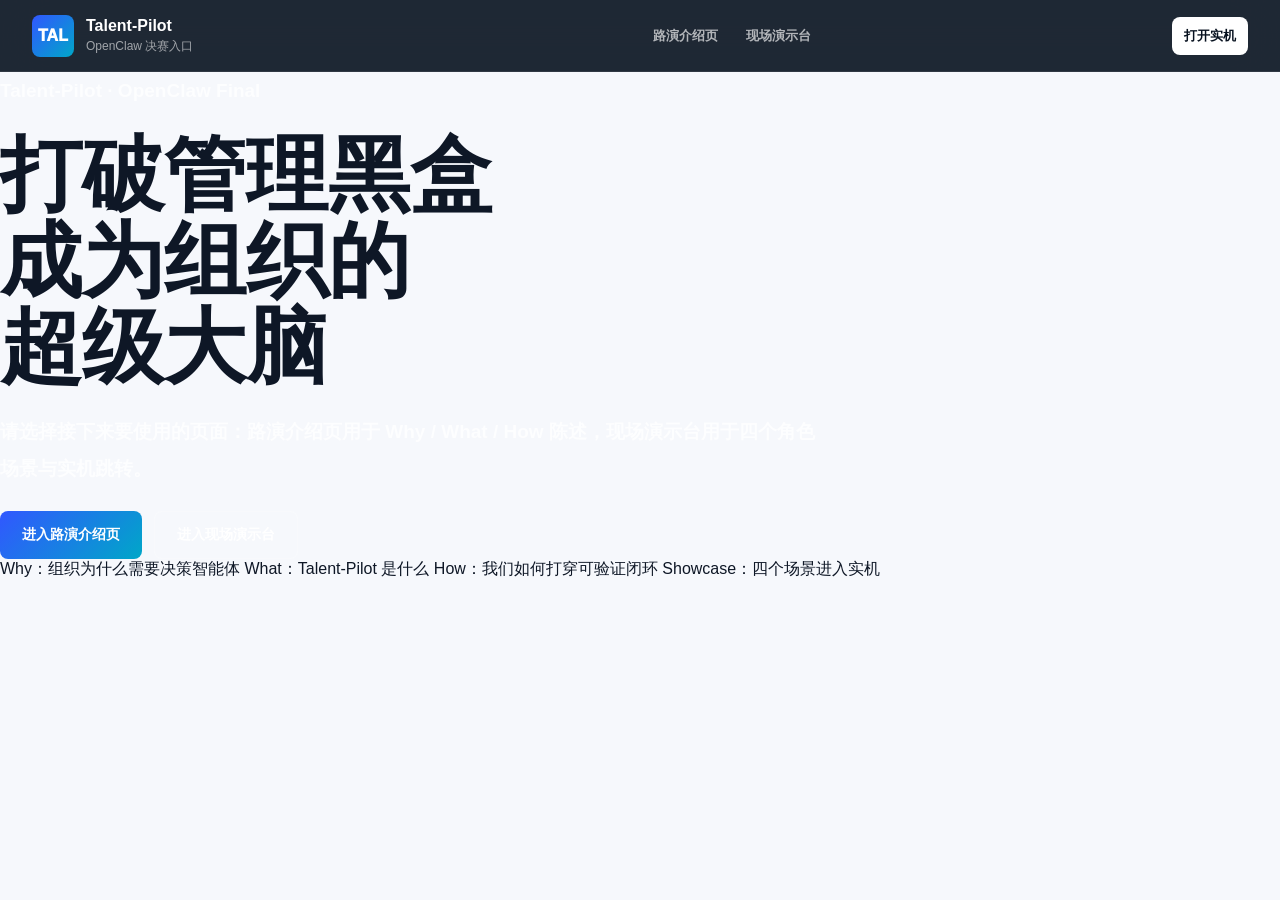
<file: index.html>
<!doctype html>
<html lang="zh-CN">
  <head>
    <meta charset="UTF-8" />
    <meta name="viewport" content="width=device-width, initial-scale=1.0" />
    <title>Talent-Pilot | OpenClaw 决赛入口</title>
    <link rel="stylesheet" href="./prep.css" />
    <style>
      .entry {
        min-height: calc(100vh - 72px);
      }
    </style>
  </head>
  <body>
    <header class="site-header">
      <a class="brand" href="./index.html" aria-label="Talent-Pilot">
        <span class="brand-mark">TAL</span>
        <span>
          <strong>Talent-Pilot</strong>
          <small>OpenClaw 决赛入口</small>
        </span>
      </a>
      <nav aria-label="入口导航">
        <a href="./prep.html">路演介绍页</a>
        <a href="./demo.html">现场演示台</a>
      </nav>
      <a class="header-action" href="yach://yach.zhiyinlou.com/session/p2p?sessionid=830388266714619904">打开实机</a>
    </header>

    <main>
      <section class="hero entry">
        <div class="hero-copy">
          <p class="overline">Talent-Pilot · OpenClaw Final</p>
          <h1>打破管理黑盒<br />成为组织的<br /><span>超级大脑</span></h1>
          <p class="hero-lead">
            请选择接下来要使用的页面：路演介绍页用于 Why / What / How 陈述，现场演示台用于四个角色场景与实机跳转。
          </p>
          <div class="hero-actions">
            <a href="./prep.html">进入路演介绍页</a>
            <a href="./demo.html">进入现场演示台</a>
          </div>
        </div>
        <aside class="hero-panel">
          <div class="decision-thread">
            <span>Why：组织为什么需要决策智能体</span>
            <i></i>
            <span>What：Talent-Pilot 是什么</span>
            <i></i>
            <span>How：我们如何打穿可验证闭环</span>
            <i></i>
            <span>Showcase：四个场景进入实机</span>
          </div>
        </aside>
      </section>
    </main>
  </body>
</html>
</file>
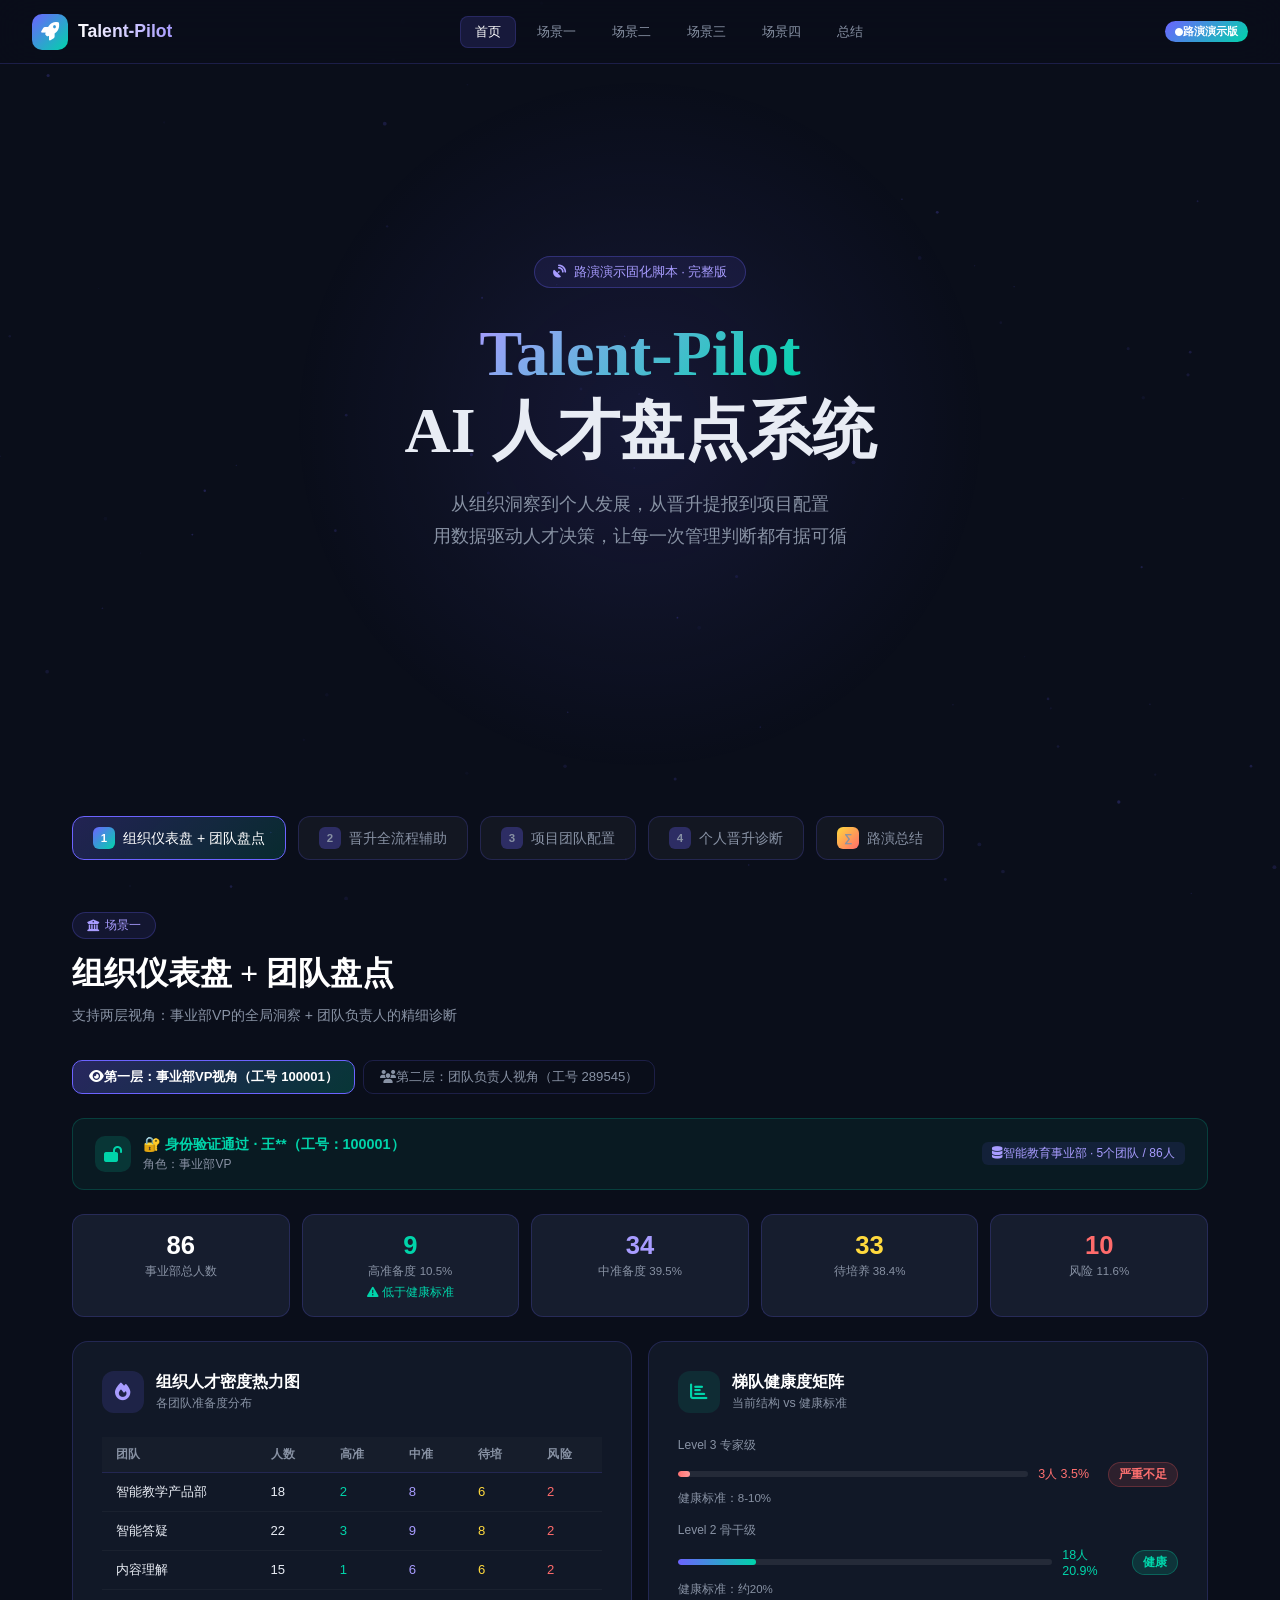
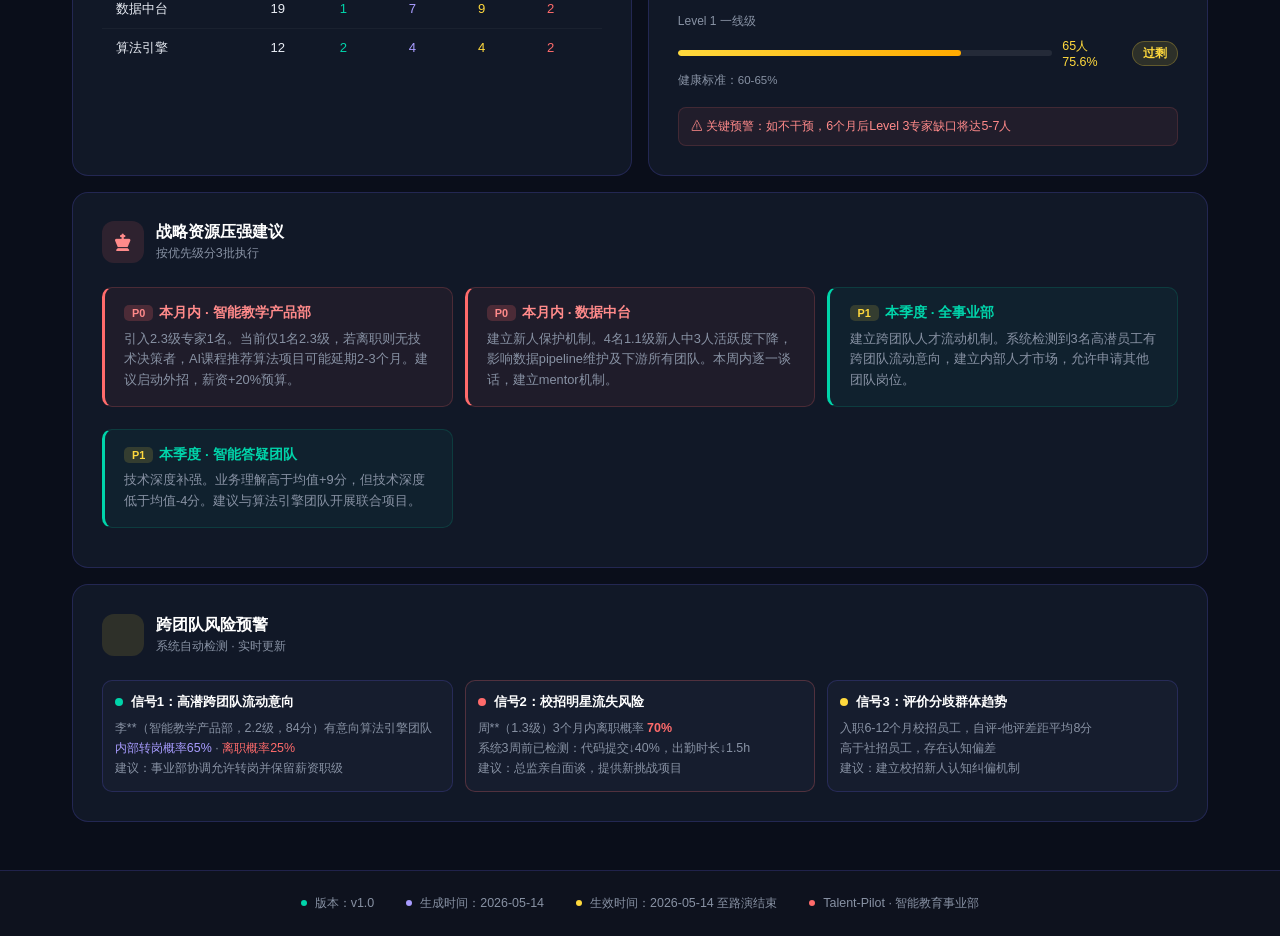
<file: decision-demo-v1.html>
<!DOCTYPE html>
<html lang="zh-CN">
  <head>
    <meta charset="UTF-8">
    <meta name="viewport" content="width=device-width, initial-scale=1.0">
    <title>Talent-Pilot 路演演示系统</title>
    <link rel="stylesheet" href="https://cdn.bootcdn.net/ajax/libs/font-awesome/6.4.0/css/all.min.css">
    <link rel="stylesheet" href="https://cdn.jsdmirror.com/npm/tailwindcss@2.2.19/dist/tailwind.min.css">
    <link rel="stylesheet" href="https://static0.xesimg.com/alading-resources/css/css2.css?family=Noto+Serif+SC:wght@400;500;600;700&family=Noto+Sans+SC:wght@300;400;500;700&display=swap">
    <script src="https://cdn.jsdmirror.com/npm/chart.js@3.7.1/dist/chart.min.js"></script>
    <script src="https://cdn.jsdmirror.cn/npm/mermaid@latest/dist/mermaid.min.js"></script>
    <style>
      :root {
        --primary: #6C63FF;
        --primary-dark: #4A42D4;
        --primary-light: #A89CFF;
        --accent: #00D4AA;
        --accent-warm: #FF6B6B;
        --accent-yellow: #FFD93D;
        --bg-dark: #0A0E1A;
        --bg-card: #111827;
        --bg-card2: #161D2E;
        --text-main: #E8ECF4;
        --text-muted: #8892A4;
        --border: rgba(108, 99, 255, 0.2);
        --glass: rgba(255, 255, 255, 0.04);
      }

      * {
        box-sizing: border-box;
        margin: 0;
        padding: 0;
      }

      html {
        scroll-behavior: smooth;
      }

      body {
        font-family: "Noto Sans SC", Tahoma, Arial, "Heiti SC", sans-serif;
        background: var(--bg-dark);
        color: var(--text-main);
        overflow-x: hidden;
      }

      /* ===== 背景粒子 ===== */
      #canvas-bg {
        position: fixed;
        top: 0;
        left: 0;
        width: 100%;
        height: 100%;
        pointer-events: none;
        z-index: 0;
        opacity: 0.4;
      }

      /* ===== 顶部导航 ===== */
      .nav-bar {
        position: fixed;
        top: 0;
        left: 0;
        right: 0;
        z-index: 100;
        background: rgba(10, 14, 26, 0.85);
        backdrop-filter: blur(20px);
        border-bottom: 1px solid var(--border);
        padding: 0 2rem;
        height: 64px;
        display: flex;
        align-items: center;
        justify-content: space-between;
      }

      .nav-logo {
        display: flex;
        align-items: center;
        gap: 10px;
      }

      .nav-logo-icon {
        width: 36px;
        height: 36px;
        background: linear-gradient(135deg, var(--primary), var(--accent));
        border-radius: 10px;
        display: flex;
        align-items: center;
        justify-content: center;
        font-size: 18px;
      }

      .nav-logo-text {
        font-size: 1.1rem;
        font-weight: 700;
        background: linear-gradient(90deg, #fff, var(--primary-light));
        -webkit-background-clip: text;
        -webkit-text-fill-color: transparent;
        background-clip: text;
      }

      .nav-links {
        display: flex;
        gap: 6px;
      }

      .nav-link {
        padding: 6px 14px;
        border-radius: 8px;
        font-size: 0.82rem;
        color: var(--text-muted);
        cursor: pointer;
        transition: all 0.2s;
        border: 1px solid transparent;
      }

      .nav-link:hover,
      .nav-link.active {
        color: white;
        background: rgba(108, 99, 255, 0.15);
        border-color: var(--border);
      }

      .nav-badge {
        background: linear-gradient(135deg, var(--primary), var(--accent));
        color: white;
        font-size: 0.7rem;
        padding: 3px 10px;
        border-radius: 20px;
        font-weight: 600;
      }

      /* ===== 主容器 ===== */
      .main-wrap {
        position: relative;
        z-index: 1;
        padding-top: 64px;
      }

      /* ===== Hero区域 ===== */
      .hero {
        min-height: 80vh;
        display: flex;
        align-items: center;
        justify-content: center;
        text-align: center;
        padding: 4rem 2rem;
        position: relative;
        overflow: hidden;
      }

      .hero-glow {
        position: absolute;
        top: 50%;
        left: 50%;
        transform: translate(-50%, -50%);
        width: 700px;
        height: 700px;
        background: radial-gradient(circle, rgba(108, 99, 255, 0.12) 0%, transparent 70%);
        pointer-events: none;
      }

      .hero-tag {
        display: inline-flex;
        align-items: center;
        gap: 8px;
        background: rgba(108, 99, 255, 0.1);
        border: 1px solid rgba(108, 99, 255, 0.3);
        border-radius: 30px;
        padding: 6px 18px;
        font-size: 0.82rem;
        color: var(--primary-light);
        margin-bottom: 1.8rem;
      }

      .hero-title {
        font-family: "Noto Serif SC", serif;
        font-size: clamp(2.5rem, 5vw, 4rem);
        font-weight: 700;
        line-height: 1.2;
        margin-bottom: 1.2rem;
      }

      .hero-title span {
        background: linear-gradient(135deg, var(--primary-light), var(--accent));
        -webkit-background-clip: text;
        -webkit-text-fill-color: transparent;
        background-clip: text;
      }

      .hero-subtitle {
        font-size: 1.1rem;
        color: var(--text-muted);
        max-width: 600px;
        margin: 0 auto 2.5rem;
        line-height: 1.8;
      }

      .hero-notice {
        max-width: 700px;
        margin: 0 auto;
        background: rgba(255, 107, 107, 0.08);
        border: 1px solid rgba(255, 107, 107, 0.2);
        border-radius: 14px;
        padding: 1.2rem 1.8rem;
        display: flex;
        align-items: flex-start;
        gap: 12px;
        text-align: left;
      }

      .hero-notice-icon {
        font-size: 1.2rem;
        color: var(--accent-yellow);
        flex-shrink: 0;
        margin-top: 2px;
      }

      .hero-notice-text {
        font-size: 0.88rem;
        color: #c9a96e;
        line-height: 1.7;
      }

      .hero-stats {
        display: flex;
        gap: 2rem;
        justify-content: center;
        flex-wrap: wrap;
        margin-top: 3rem;
      }

      .hero-stat {
        text-align: center;
      }

      .hero-stat-num {
        font-size: 2rem;
        font-weight: 700;
        background: linear-gradient(135deg, white, var(--primary-light));
        -webkit-background-clip: text;
        -webkit-text-fill-color: transparent;
        background-clip: text;
      }

      .hero-stat-label {
        font-size: 0.78rem;
        color: var(--text-muted);
        margin-top: 4px;
      }

      /* ===== 场景导航 ===== */
      .scene-nav {
        display: flex;
        gap: 12px;
        padding: 0 2rem;
        margin: 0 auto;
        max-width: 1200px;
        overflow-x: auto;
        padding-bottom: 4px;
      }

      .scene-nav::-webkit-scrollbar {
        height: 3px;
      }

      .scene-nav::-webkit-scrollbar-track {
        background: transparent;
      }

      .scene-nav::-webkit-scrollbar-thumb {
        background: var(--primary);
        border-radius: 2px;
      }

      .scene-tab {
        flex-shrink: 0;
        display: flex;
        align-items: center;
        gap: 8px;
        padding: 10px 20px;
        border-radius: 12px;
        background: var(--glass);
        border: 1px solid var(--border);
        cursor: pointer;
        transition: all 0.3s;
        font-size: 0.88rem;
        color: var(--text-muted);
      }

      .scene-tab:hover {
        background: rgba(108, 99, 255, 0.1);
        color: white;
        border-color: var(--primary);
      }

      .scene-tab.active {
        background: linear-gradient(135deg, rgba(108, 99, 255, 0.25), rgba(0, 212, 170, 0.15));
        border-color: var(--primary);
        color: white;
      }

      .scene-tab-num {
        width: 22px;
        height: 22px;
        border-radius: 6px;
        background: rgba(108, 99, 255, 0.3);
        display: flex;
        align-items: center;
        justify-content: center;
        font-size: 0.72rem;
        font-weight: 700;
      }

      .scene-tab.active .scene-tab-num {
        background: linear-gradient(135deg, var(--primary), var(--accent));
      }

      /* ===== 内容区域 ===== */
      .content-section {
        max-width: 1200px;
        margin: 0 auto;
        padding: 3rem 2rem;
        display: none;
      }

      .content-section.active {
        display: block;
      }

      /* ===== 卡片系统 ===== */
      .card {
        background: var(--bg-card);
        border: 1px solid var(--border);
        border-radius: 16px;
        padding: 1.8rem;
        transition: all 0.3s;
        position: relative;
        overflow: hidden;
      }

      .card::before {
        content: '';
        position: absolute;
        top: 0;
        left: 0;
        right: 0;
        height: 2px;
        background: linear-gradient(90deg, var(--primary), var(--accent));
        opacity: 0;
        transition: opacity 0.3s;
      }

      .card:hover::before {
        opacity: 1;
      }

      .card:hover {
        border-color: rgba(108, 99, 255, 0.4);
        transform: translateY(-2px);
        box-shadow: 0 12px 40px rgba(108, 99, 255, 0.12);
      }

      .card-header {
        display: flex;
        align-items: center;
        gap: 12px;
        margin-bottom: 1.5rem;
      }

      .card-icon {
        width: 42px;
        height: 42px;
        border-radius: 12px;
        display: flex;
        align-items: center;
        justify-content: center;
        font-size: 1.1rem;
        flex-shrink: 0;
      }

      .card-title {
        font-size: 1rem;
        font-weight: 600;
        color: white;
      }

      .card-sub {
        font-size: 0.78rem;
        color: var(--text-muted);
        margin-top: 2px;
      }

      /* ===== 角色面板 ===== */
      .role-panel {
        display: grid;
        grid-template-columns: repeat(auto-fit, minmax(280px, 1fr));
        gap: 16px;
        margin-bottom: 2rem;
      }

      .role-card {
        background: var(--bg-card2);
        border: 1px solid var(--border);
        border-radius: 14px;
        padding: 1.4rem;
        cursor: pointer;
        transition: all 0.3s;
        position: relative;
      }

      .role-card:hover {
        border-color: var(--primary);
        background: rgba(108, 99, 255, 0.06);
      }

      .role-card.active {
        border-color: var(--primary);
        background: rgba(108, 99, 255, 0.1);
        box-shadow: 0 0 20px rgba(108, 99, 255, 0.15);
      }

      .role-card-head {
        display: flex;
        align-items: center;
        gap: 12px;
        margin-bottom: 1rem;
      }

      .role-avatar {
        width: 46px;
        height: 46px;
        border-radius: 12px;
        display: flex;
        align-items: center;
        justify-content: center;
        font-size: 1.2rem;
        font-weight: 700;
      }

      .role-name {
        font-size: 0.95rem;
        font-weight: 600;
        color: white;
      }

      .role-id {
        font-size: 0.75rem;
        color: var(--text-muted);
      }

      .role-badge {
        position: absolute;
        top: 12px;
        right: 12px;
        padding: 3px 10px;
        border-radius: 20px;
        font-size: 0.7rem;
        font-weight: 600;
      }

      .role-scope {
        font-size: 0.78rem;
        color: var(--text-muted);
        display: flex;
        align-items: center;
        gap: 6px;
      }

      /* ===== 输出面板 ===== */
      .output-panel {
        background: var(--bg-card2);
        border: 1px solid var(--border);
        border-radius: 16px;
        overflow: hidden;
      }

      .output-header {
        display: flex;
        align-items: center;
        justify-content: space-between;
        padding: 1rem 1.5rem;
        border-bottom: 1px solid var(--border);
        background: rgba(108, 99, 255, 0.05);
      }

      .output-title-row {
        display: flex;
        align-items: center;
        gap: 10px;
      }

      .output-dot {
        width: 10px;
        height: 10px;
        border-radius: 50%;
      }

      .output-body {
        padding: 1.5rem;
      }

      /* ===== 身份验证 ===== */
      .auth-block {
        background: rgba(0, 212, 170, 0.06);
        border: 1px solid rgba(0, 212, 170, 0.2);
        border-radius: 12px;
        padding: 1rem 1.4rem;
        margin-bottom: 1.5rem;
        display: flex;
        align-items: center;
        gap: 12px;
      }

      .auth-icon {
        width: 36px;
        height: 36px;
        background: rgba(0, 212, 170, 0.15);
        border-radius: 10px;
        display: flex;
        align-items: center;
        justify-content: center;
        color: var(--accent);
        font-size: 1rem;
        flex-shrink: 0;
      }

      .auth-info {
        flex: 1;
      }

      .auth-name {
        font-size: 0.9rem;
        font-weight: 600;
        color: var(--accent);
      }

      .auth-meta {
        font-size: 0.75rem;
        color: var(--text-muted);
        margin-top: 2px;
      }

      .auth-scope {
        font-size: 0.75rem;
        color: var(--primary-light);
        background: rgba(108, 99, 255, 0.1);
        padding: 3px 10px;
        border-radius: 6px;
      }

      /* ===== 数据表格 ===== */
      .data-table {
        width: 100%;
        border-collapse: collapse;
        font-size: 0.82rem;
      }

      .data-table th {
        padding: 10px 14px;
        text-align: left;
        font-size: 0.72rem;
        font-weight: 600;
        text-transform: uppercase;
        letter-spacing: 0.05em;
        color: var(--text-muted);
        background: rgba(255, 255, 255, 0.02);
        border-bottom: 1px solid var(--border);
      }

      .data-table td {
        padding: 10px 14px;
        border-bottom: 1px solid rgba(255, 255, 255, 0.04);
        color: var(--text-main);
      }

      .data-table tr:hover td {
        background: rgba(108, 99, 255, 0.05);
      }

      .data-table tr:last-child td {
        border-bottom: none;
      }

      /* ===== 进度条 ===== */
      .progress-bar {
        height: 6px;
        background: rgba(255, 255, 255, 0.08);
        border-radius: 3px;
        overflow: hidden;
      }

      .progress-fill {
        height: 100%;
        border-radius: 3px;
        background: linear-gradient(90deg, var(--primary), var(--accent));
        transition: width 1s ease;
      }

      /* ===== 准备度徽章 ===== */
      .readiness-badge {
        display: inline-flex;
        align-items: center;
        gap: 5px;
        padding: 3px 10px;
        border-radius: 20px;
        font-size: 0.75rem;
        font-weight: 600;
      }

      .badge-high {
        background: rgba(0, 212, 170, 0.15);
        color: var(--accent);
        border: 1px solid rgba(0, 212, 170, 0.3);
      }

      .badge-mid {
        background: rgba(108, 99, 255, 0.15);
        color: var(--primary-light);
        border: 1px solid rgba(108, 99, 255, 0.3);
      }

      .badge-low {
        background: rgba(255, 93, 93, 0.12);
        color: #ff7070;
        border: 1px solid rgba(255, 93, 93, 0.25);
      }

      .badge-warn {
        background: rgba(255, 217, 61, 0.12);
        color: var(--accent-yellow);
        border: 1px solid rgba(255, 217, 61, 0.25);
      }

      /* ===== 风险预警 ===== */
      .risk-block {
        background: rgba(255, 107, 107, 0.06);
        border: 1px solid rgba(255, 107, 107, 0.2);
        border-left: 3px solid var(--accent-warm);
        border-radius: 10px;
        padding: 1rem 1.2rem;
        margin-bottom: 10px;
      }

      .risk-title {
        font-size: 0.85rem;
        font-weight: 600;
        color: #ff8a8a;
        margin-bottom: 0.4rem;
      }

      .risk-body {
        font-size: 0.8rem;
        color: var(--text-muted);
        line-height: 1.6;
      }

      /* ===== 建议块 ===== */
      .suggest-block {
        background: rgba(0, 212, 170, 0.05);
        border: 1px solid rgba(0, 212, 170, 0.15);
        border-left: 3px solid var(--accent);
        border-radius: 10px;
        padding: 1rem 1.2rem;
        margin-bottom: 10px;
      }

      .suggest-title {
        font-size: 0.85rem;
        font-weight: 600;
        color: var(--accent);
        margin-bottom: 0.4rem;
      }

      .suggest-body {
        font-size: 0.8rem;
        color: var(--text-muted);
        line-height: 1.6;
      }

      /* ===== P0/P1标签 ===== */
      .priority-tag {
        display: inline-block;
        padding: 2px 8px;
        border-radius: 5px;
        font-size: 0.68rem;
        font-weight: 700;
        margin-right: 6px;
      }

      .p0 {
        background: rgba(255, 107, 107, 0.2);
        color: #ff8a8a;
      }

      .p1 {
        background: rgba(255, 217, 61, 0.15);
        color: var(--accent-yellow);
      }

      .p2 {
        background: rgba(108, 99, 255, 0.15);
        color: var(--primary-light);
      }

      /* ===== 分隔标题 ===== */
      .section-divider {
        display: flex;
        align-items: center;
        gap: 12px;
        margin: 1.8rem 0 1.2rem;
      }

      .section-divider-line {
        flex: 1;
        height: 1px;
        background: var(--border);
      }

      .section-divider-text {
        font-size: 0.8rem;
        font-weight: 700;
        text-transform: uppercase;
        letter-spacing: 0.1em;
        color: var(--text-muted);
        white-space: nowrap;
      }

      /* ===== 能力雷达标签 ===== */
      .ability-row {
        display: flex;
        align-items: center;
        gap: 12px;
        padding: 8px 0;
        border-bottom: 1px solid rgba(255, 255, 255, 0.04);
      }

      .ability-name {
        width: 80px;
        font-size: 0.78rem;
        color: var(--text-muted);
        flex-shrink: 0;
      }

      .ability-bar-wrap {
        flex: 1;
      }

      .ability-score {
        width: 36px;
        text-align: right;
        font-size: 0.82rem;
        font-weight: 600;
        flex-shrink: 0;
      }

      .ability-diff {
        width: 45px;
        font-size: 0.75rem;
        text-align: right;
        flex-shrink: 0;
      }

      .diff-pos {
        color: var(--accent);
      }

      .diff-neg {
        color: var(--accent-warm);
      }

      /* ===== Aha Moment ===== */
      .aha-block {
        background: linear-gradient(135deg, rgba(108, 99, 255, 0.12), rgba(0, 212, 170, 0.08));
        border: 1px solid rgba(108, 99, 255, 0.3);
        border-radius: 14px;
        padding: 1.4rem 1.8rem;
        margin-top: 2rem;
        position: relative;
      }

      .aha-block::before {
        content: '💡';
        position: absolute;
        top: -14px;
        left: 24px;
        font-size: 1.4rem;
        background: var(--bg-card);
        padding: 0 6px;
      }

      .aha-title {
        font-size: 0.78rem;
        color: var(--primary-light);
        font-weight: 700;
        text-transform: uppercase;
        letter-spacing: 0.08em;
        margin-bottom: 0.6rem;
      }

      .aha-text {
        font-size: 0.9rem;
        color: var(--text-main);
        line-height: 1.7;
        font-style: italic;
      }

      /* ===== 步进流程 ===== */
      .step-flow {
        display: flex;
        flex-direction: column;
        gap: 0;
      }

      .step-item {
        display: flex;
        gap: 16px;
      }

      .step-left {
        display: flex;
        flex-direction: column;
        align-items: center;
      }

      .step-dot {
        width: 32px;
        height: 32px;
        border-radius: 50%;
        display: flex;
        align-items: center;
        justify-content: center;
        font-size: 0.78rem;
        font-weight: 700;
        flex-shrink: 0;
      }

      .step-line {
        width: 2px;
        flex: 1;
        min-height: 24px;
        margin: 4px 0;
      }

      .step-content {
        padding-bottom: 20px;
        flex: 1;
      }

      .step-title {
        font-size: 0.88rem;
        font-weight: 600;
        margin-bottom: 4px;
      }

      .step-desc {
        font-size: 0.78rem;
        color: var(--text-muted);
        line-height: 1.6;
      }

      /* ===== 图表容器 ===== */
      .chart-wrap {
        position: relative;
        height: 280px;
      }

      /* ===== 指标卡片网格 ===== */
      .metric-grid {
        display: grid;
        grid-template-columns: repeat(auto-fit, minmax(140px, 1fr));
        gap: 12px;
        margin-bottom: 1.5rem;
      }

      .metric-card {
        background: var(--bg-card2);
        border: 1px solid var(--border);
        border-radius: 12px;
        padding: 1rem;
        text-align: center;
      }

      .metric-num {
        font-size: 1.6rem;
        font-weight: 700;
      }

      .metric-label {
        font-size: 0.72rem;
        color: var(--text-muted);
        margin-top: 4px;
      }

      .metric-trend {
        font-size: 0.72rem;
        margin-top: 6px;
      }

      /* ===== 二列布局 ===== */
      .two-col {
        display: grid;
        grid-template-columns: 1fr 1fr;
        gap: 16px;
      }

      @media (max-width: 768px) {
        .two-col {
          grid-template-columns: 1fr;
        }

        .role-panel {
          grid-template-columns: 1fr;
        }

        .nav-links {
          display: none;
        }
      }

      /* ===== 场景标题 ===== */
      .scene-header {
        margin-bottom: 2rem;
      }

      .scene-tag {
        display: inline-flex;
        align-items: center;
        gap: 6px;
        background: rgba(108, 99, 255, 0.1);
        border: 1px solid rgba(108, 99, 255, 0.25);
        border-radius: 20px;
        padding: 4px 14px;
        font-size: 0.75rem;
        color: var(--primary-light);
        margin-bottom: 0.8rem;
      }

      .scene-title {
        font-family: "Noto Serif SC", serif;
        font-size: clamp(1.4rem, 3vw, 2rem);
        font-weight: 700;
        color: white;
        margin-bottom: 0.5rem;
      }

      .scene-desc {
        font-size: 0.88rem;
        color: var(--text-muted);
        line-height: 1.7;
      }

      /* ===== 层级切换 ===== */
      .layer-tabs {
        display: flex;
        gap: 8px;
        margin-bottom: 1.5rem;
      }

      .layer-tab {
        padding: 7px 16px;
        border-radius: 10px;
        font-size: 0.82rem;
        cursor: pointer;
        transition: all 0.25s;
        border: 1px solid var(--border);
        color: var(--text-muted);
        background: transparent;
      }

      .layer-tab:hover {
        color: white;
        border-color: rgba(108, 99, 255, 0.5);
      }

      .layer-tab.active {
        background: linear-gradient(135deg, rgba(108, 99, 255, 0.3), rgba(0, 212, 170, 0.2));
        border-color: var(--primary);
        color: white;
        font-weight: 600;
      }

      .layer-content {
        display: none;
      }

      .layer-content.active {
        display: block;
      }

      /* ===== 滚动条美化 ===== */
      ::-webkit-scrollbar {
        width: 6px;
        height: 6px;
      }

      ::-webkit-scrollbar-track {
        background: transparent;
      }

      ::-webkit-scrollbar-thumb {
        background: rgba(108, 99, 255, 0.4);
        border-radius: 3px;
      }

      /* ===== 人才矩阵图 ===== */
      .matrix-cell {
        background: var(--bg-card2);
        border: 1px solid var(--border);
        border-radius: 10px;
        padding: 10px;
        font-size: 0.78rem;
        transition: all 0.2s;
        cursor: default;
      }

      .matrix-cell:hover {
        border-color: var(--primary);
        transform: scale(1.02);
      }

      /* ===== 决策树 ===== */
      .decision-node {
        background: var(--bg-card2);
        border: 1px solid var(--border);
        border-radius: 10px;
        padding: 10px 14px;
        font-size: 0.8rem;
        margin-bottom: 8px;
      }

      /* ===== 总结卡片 ===== */
      .summary-grid {
        display: grid;
        grid-template-columns: repeat(auto-fit, minmax(220px, 1fr));
        gap: 16px;
      }

      .summary-card {
        background: var(--bg-card2);
        border: 1px solid var(--border);
        border-radius: 16px;
        padding: 1.4rem;
        position: relative;
        overflow: hidden;
        transition: all 0.3s;
      }

      .summary-card:hover {
        border-color: rgba(108, 99, 255, 0.5);
        transform: translateY(-3px);
        box-shadow: 0 16px 40px rgba(108, 99, 255, 0.15);
      }

      .summary-card-bg {
        position: absolute;
        top: 0;
        right: 0;
        width: 80px;
        height: 80px;
        border-radius: 50%;
        opacity: 0.06;
      }

      .summary-scene-num {
        font-size: 0.7rem;
        font-weight: 700;
        text-transform: uppercase;
        letter-spacing: 0.1em;
        margin-bottom: 10px;
      }

      .summary-scene-title {
        font-size: 0.95rem;
        font-weight: 700;
        color: white;
        margin-bottom: 8px;
      }

      .summary-scene-desc {
        font-size: 0.78rem;
        color: var(--text-muted);
        line-height: 1.6;
        margin-bottom: 12px;
      }

      .summary-aha {
        font-size: 0.78rem;
        color: var(--primary-light);
        font-style: italic;
        line-height: 1.5;
      }

      /* ===== 动画 ===== */
      @keyframes fadeInUp {
        from {
          opacity: 0;
          transform: translateY(20px);
        }

        to {
          opacity: 1;
          transform: translateY(0);
        }
      }

      @keyframes shimmer {
        0% {
          background-position: -200% 0;
        }

        100% {
          background-position: 200% 0;
        }
      }

      @keyframes pulse-soft {

        0%,
        100% {
          opacity: 1;
        }

        50% {
          opacity: 0.6;
        }
      }

      .animate-in {
        animation: fadeInUp 0.5s ease forwards;
      }

      .live-dot {
        width: 8px;
        height: 8px;
        border-radius: 50%;
        background: var(--accent);
        animation: pulse-soft 2s infinite;
      }

      /* ===== Mermaid图表 ===== */
      .mermaid-wrap {
        background: var(--bg-card2);
        border: 1px solid var(--border);
        border-radius: 14px;
        padding: 1.5rem;
        overflow-x: auto;
      }

      .mermaid {
        font-family: "Noto Sans SC", sans-serif !important;
      }

      /* ===== 流程图 ===== */
      .flow-arrow {
        text-align: center;
        color: var(--primary-light);
        font-size: 1.2rem;
        margin: 6px 0;
      }

      /* ===== 版本信息 ===== */
      .version-bar {
        background: rgba(255, 255, 255, 0.02);
        border-top: 1px solid var(--border);
        padding: 1.5rem 2rem;
        display: flex;
        align-items: center;
        justify-content: center;
        gap: 2rem;
        flex-wrap: wrap;
      }

      .version-item {
        display: flex;
        align-items: center;
        gap: 8px;
        font-size: 0.78rem;
        color: var(--text-muted);
      }

      .version-dot {
        width: 6px;
        height: 6px;
        border-radius: 50%;
      }
    </style>
  </head>
  <body>

    <!-- 背景动画 canvas -->
    <canvas id="canvas-bg"></canvas>

    <!-- ===== 导航栏 ===== -->
    <nav class="nav-bar">
      <div class="nav-logo">
        <div class="nav-logo-icon">
          <i class="fas fa-rocket" style="color:white"></i>
        </div>
        <span class="nav-logo-text">Talent-Pilot</span>
      </div>
      <div class="nav-links">
        <span class="nav-link active" onclick="scrollToSection('hero')">首页</span>
        <span class="nav-link" onclick="switchScene(0); scrollToSection('scenes')">场景一</span>
        <span class="nav-link" onclick="switchScene(1); scrollToSection('scenes')">场景二</span>
        <span class="nav-link" onclick="switchScene(2); scrollToSection('scenes')">场景三</span>
        <span class="nav-link" onclick="switchScene(3); scrollToSection('scenes')">场景四</span>
        <span class="nav-link" onclick="switchScene(4); scrollToSection('scenes')">总结</span>
      </div>
      <span class="nav-badge"><i class="fas fa-circle mr-1" style="font-size:0.5rem"></i>路演演示版</span>
    </nav>

    <div class="main-wrap">

      <!-- ===== Hero ===== -->
      <section class="hero" id="hero">
        <div class="hero-glow"></div>
        <div style="position:relative;z-index:2;width:100%;max-width:800px">
          <div class="hero-tag">
            <i class="fas fa-satellite-dish"></i>
            路演演示固化脚本 · 完整版
          </div>
          <h1 class="hero-title">
            <span>Talent-Pilot</span><br>
            AI 人才盘点系统
          </h1>
          <p class="hero-subtitle">
            从组织洞察到个人发展，从晋升提报到项目配置<br>
            用数据驱动人才决策，让每一次管理判断都有据可循
          </p>
        </div>
      </section>

      <!-- ===== 场景导航 ===== -->
      <section id="scenes" style="padding: 2rem 0 0">
        <div class="scene-nav">
          <div class="scene-tab active" onclick="switchScene(0)">
            <div class="scene-tab-num">1</div>
            组织仪表盘 + 团队盘点
          </div>
          <div class="scene-tab" onclick="switchScene(1)">
            <div class="scene-tab-num">2</div>
            晋升全流程辅助
          </div>
          <div class="scene-tab" onclick="switchScene(2)">
            <div class="scene-tab-num">3</div>
            项目团队配置
          </div>
          <div class="scene-tab" onclick="switchScene(3)">
            <div class="scene-tab-num">4</div>
            个人晋升诊断
          </div>
          <div class="scene-tab" onclick="switchScene(4)">
            <div class="scene-tab-num" style="background:linear-gradient(135deg,#FFD93D,#FF6B6B)">∑</div>
            路演总结
          </div>
        </div>

        <!-- ===================================================
         场景一：组织仪表盘 + 团队盘点
    ==================================================== -->
        <div class="content-section active" id="scene-0">
          <div class="scene-header">
            <div class="scene-tag"><i class="fas fa-building-columns"></i> 场景一</div>
            <h2 class="scene-title">组织仪表盘 + 团队盘点</h2>
            <p class="scene-desc">支持两层视角：事业部VP的全局洞察 + 团队负责人的精细诊断</p>
          </div>

          <!-- 层级切换 -->
          <div class="layer-tabs">
            <button class="layer-tab active" onclick="switchLayer('s1', 0)">
              <i class="fas fa-eye mr-2"></i>第一层：事业部VP视角（工号 100001）
            </button>
            <button class="layer-tab" onclick="switchLayer('s1', 1)">
              <i class="fas fa-users mr-2"></i>第二层：团队负责人视角（工号 289545）
            </button>
          </div>

          <!-- ====== 第一层：VP视角 ====== -->
          <div class="layer-content active" id="s1-layer-0">

            <!-- 身份验证 -->
            <div class="auth-block">
              <div class="auth-icon"><i class="fas fa-lock-open"></i></div>
              <div class="auth-info">
                <div class="auth-name">🔐 身份验证通过 · 王**（工号：100001）</div>
                <div class="auth-meta">角色：事业部VP</div>
              </div>
              <div class="auth-scope"><i class="fas fa-database mr-1"></i>智能教育事业部 · 5个团队 / 86人</div>
            </div>

            <!-- 指标卡 -->
            <div class="metric-grid" style="grid-template-columns:repeat(5,1fr)">
              <div class="metric-card">
                <div class="metric-num" style="color:white">86</div>
                <div class="metric-label">事业部总人数</div>
              </div>
              <div class="metric-card">
                <div class="metric-num" style="color:var(--accent)">9</div>
                <div class="metric-label">高准备度 10.5%</div>
                <div class="metric-trend" style="color:var(--accent)"><i class="fas fa-triangle-exclamation"></i> 低于健康标准</div>
              </div>
              <div class="metric-card">
                <div class="metric-num" style="color:var(--primary-light)">34</div>
                <div class="metric-label">中准备度 39.5%</div>
              </div>
              <div class="metric-card">
                <div class="metric-num" style="color:var(--accent-yellow)">33</div>
                <div class="metric-label">待培养 38.4%</div>
              </div>
              <div class="metric-card">
                <div class="metric-num" style="color:var(--accent-warm)">10</div>
                <div class="metric-label">风险 11.6%</div>
              </div>
            </div>

            <div class="two-col">
              <!-- 热力图表格 -->
              <div class="card">
                <div class="card-header">
                  <div class="card-icon" style="background:rgba(108,99,255,0.15)"><i class="fas fa-fire" style="color:var(--primary-light)"></i></div>
                  <div>
                    <div class="card-title">组织人才密度热力图</div>
                    <div class="card-sub">各团队准备度分布</div>
                  </div>
                </div>
                <table class="data-table">
                  <thead>
                    <tr>
                      <th>团队</th>
                      <th>人数</th>
                      <th>高准</th>
                      <th>中准</th>
                      <th>待培</th>
                      <th>风险</th>
                    </tr>
                  </thead>
                  <tbody>
                    <tr>
                      <td>智能教学产品部</td>
                      <td>18</td>
                      <td><span style="color:var(--accent)">2</span></td>
                      <td><span style="color:var(--primary-light)">8</span></td>
                      <td><span style="color:var(--accent-yellow)">6</span></td>
                      <td><span style="color:var(--accent-warm)">2</span></td>
                    </tr>
                    <tr>
                      <td>智能答疑</td>
                      <td>22</td>
                      <td><span style="color:var(--accent)">3</span></td>
                      <td><span style="color:var(--primary-light)">9</span></td>
                      <td><span style="color:var(--accent-yellow)">8</span></td>
                      <td><span style="color:var(--accent-warm)">2</span></td>
                    </tr>
                    <tr>
                      <td>内容理解</td>
                      <td>15</td>
                      <td><span style="color:var(--accent)">1</span></td>
                      <td><span style="color:var(--primary-light)">6</span></td>
                      <td><span style="color:var(--accent-yellow)">6</span></td>
                      <td><span style="color:var(--accent-warm)">2</span></td>
                    </tr>
                    <tr>
                      <td>数据中台</td>
                      <td>19</td>
                      <td><span style="color:var(--accent)">1</span></td>
                      <td><span style="color:var(--primary-light)">7</span></td>
                      <td><span style="color:var(--accent-yellow)">9</span></td>
                      <td><span style="color:var(--accent-warm)">2</span></td>
                    </tr>
                    <tr>
                      <td>算法引擎</td>
                      <td>12</td>
                      <td><span style="color:var(--accent)">2</span></td>
                      <td><span style="color:var(--primary-light)">4</span></td>
                      <td><span style="color:var(--accent-yellow)">4</span></td>
                      <td><span style="color:var(--accent-warm)">2</span></td>
                    </tr>
                  </tbody>
                </table>
              </div>

              <!-- 梯队分布图 -->
              <div class="card">
                <div class="card-header">
                  <div class="card-icon" style="background:rgba(0,212,170,0.1)"><i class="fas fa-chart-bar" style="color:var(--accent)"></i></div>
                  <div>
                    <div class="card-title">梯队健康度矩阵</div>
                    <div class="card-sub">当前结构 vs 健康标准</div>
                  </div>
                </div>
                <div style="margin-bottom:1rem">
                  <div style="font-size:0.75rem;color:var(--text-muted);margin-bottom:8px">Level 3 专家级</div>
                  <div style="display:flex;align-items:center;gap:10px;margin-bottom:4px">
                    <div style="flex:1">
                      <div class="progress-bar">
                        <div class="progress-fill" style="width:3.5%;background:linear-gradient(90deg,#ff7070,#ff9a9a)"></div>
                      </div>
                    </div>
                    <span style="font-size:0.78rem;width:60px;color:#ff7070">3人 3.5%</span>
                    <span class="readiness-badge badge-low">严重不足</span>
                  </div>
                  <div style="font-size:0.72rem;color:var(--text-muted)">健康标准：8-10%</div>
                </div>
                <div style="margin-bottom:1rem">
                  <div style="font-size:0.75rem;color:var(--text-muted);margin-bottom:8px">Level 2 骨干级</div>
                  <div style="display:flex;align-items:center;gap:10px;margin-bottom:4px">
                    <div style="flex:1">
                      <div class="progress-bar">
                        <div class="progress-fill" style="width:20.9%"></div>
                      </div>
                    </div>
                    <span style="font-size:0.78rem;width:60px;color:var(--accent)">18人 20.9%</span>
                    <span class="readiness-badge badge-high">健康</span>
                  </div>
                  <div style="font-size:0.72rem;color:var(--text-muted)">健康标准：约20%</div>
                </div>
                <div>
                  <div style="font-size:0.75rem;color:var(--text-muted);margin-bottom:8px">Level 1 一线级</div>
                  <div style="display:flex;align-items:center;gap:10px;margin-bottom:4px">
                    <div style="flex:1">
                      <div class="progress-bar">
                        <div class="progress-fill" style="width:75.6%;background:linear-gradient(90deg,#FFD93D,#ffaa00)"></div>
                      </div>
                    </div>
                    <span style="font-size:0.78rem;width:60px;color:var(--accent-yellow)">65人 75.6%</span>
                    <span class="readiness-badge badge-warn">过剩</span>
                  </div>
                  <div style="font-size:0.72rem;color:var(--text-muted)">健康标准：60-65%</div>
                </div>
                <div style="margin-top:1.2rem;padding:10px 12px;background:rgba(255,107,107,0.07);border-radius:8px;border:1px solid rgba(255,107,107,0.15)">
                  <div style="font-size:0.78rem;color:#ff8a8a">⚠ 关键预警：如不干预，6个月后Level 3专家缺口将达5-7人</div>
                </div>
              </div>
            </div>

            <!-- 战略建议 -->
            <div class="card" style="margin-top:16px">
              <div class="card-header">
                <div class="card-icon" style="background:rgba(255,107,107,0.12)"><i class="fas fa-chess-king" style="color:#ff8a8a"></i></div>
                <div>
                  <div class="card-title">战略资源压强建议</div>
                  <div class="card-sub">按优先级分3批执行</div>
                </div>
              </div>
              <div style="display:grid;grid-template-columns:repeat(auto-fit,minmax(280px,1fr));gap:12px">
                <div class="risk-block">
                  <div class="risk-title"><span class="priority-tag p0">P0</span>本月内 · 智能教学产品部</div>
                  <div class="risk-body">引入2.3级专家1名。当前仅1名2.3级，若离职则无技术决策者，AI课程推荐算法项目可能延期2-3个月。建议启动外招，薪资+20%预算。</div>
                </div>
                <div class="risk-block">
                  <div class="risk-title"><span class="priority-tag p0">P0</span>本月内 · 数据中台</div>
                  <div class="risk-body">建立新人保护机制。4名1.1级新人中3人活跃度下降，影响数据pipeline维护及下游所有团队。本周内逐一谈话，建立mentor机制。</div>
                </div>
                <div class="suggest-block">
                  <div class="suggest-title"><span class="priority-tag p1">P1</span>本季度 · 全事业部</div>
                  <div class="suggest-body">建立跨团队人才流动机制。系统检测到3名高潜员工有跨团队流动意向，建立内部人才市场，允许申请其他团队岗位。</div>
                </div>
                <div class="suggest-block">
                  <div class="suggest-title"><span class="priority-tag p1">P1</span>本季度 · 智能答疑团队</div>
                  <div class="suggest-body">技术深度补强。业务理解高于均值+9分，但技术深度低于均值-4分。建议与算法引擎团队开展联合项目。</div>
                </div>
              </div>
            </div>

            <!-- 跨团队风险预警 -->
            <div class="card" style="margin-top:16px">
              <div class="card-header">
                <div class="card-icon" style="background:rgba(255,217,61,0.12)"><i class="fas fa-radar" style="color:var(--accent-yellow)"></i></div>
                <div>
                  <div class="card-title">跨团队风险预警</div>
                  <div class="card-sub">系统自动检测 · 实时更新</div>
                </div>
              </div>
              <div style="display:grid;grid-template-columns:repeat(auto-fit,minmax(280px,1fr));gap:12px">
                <div style="background:var(--bg-card2);border:1px solid var(--border);border-radius:10px;padding:12px">
                  <div style="display:flex;align-items:center;gap:8px;margin-bottom:8px">
                    <div class="live-dot"></div>
                    <span style="font-size:0.82rem;font-weight:600;color:white">信号1：高潜跨团队流动意向</span>
                  </div>
                  <div style="font-size:0.78rem;color:var(--text-muted);line-height:1.6">
                    李**（智能教学产品部，2.2级，84分）有意向算法引擎团队<br>
                    <span style="color:var(--primary-light)">内部转岗概率65%</span> · <span style="color:var(--accent-warm)">离职概率25%</span><br>
                    建议：事业部协调允许转岗并保留薪资职级
                  </div>
                </div>
                <div style="background:var(--bg-card2);border:1px solid rgba(255,107,107,0.25);border-radius:10px;padding:12px">
                  <div style="display:flex;align-items:center;gap:8px;margin-bottom:8px">
                    <div style="width:8px;height:8px;border-radius:50%;background:var(--accent-warm);animation:pulse-soft 1.5s infinite"></div>
                    <span style="font-size:0.82rem;font-weight:600;color:white">信号2：校招明星流失风险</span>
                  </div>
                  <div style="font-size:0.78rem;color:var(--text-muted);line-height:1.6">
                    周**（1.3级）3个月内离职概率 <span style="color:var(--accent-warm);font-weight:700">70%</span><br>
                    系统3周前已检测：代码提交↓40%，出勤时长↓1.5h<br>
                    建议：总监亲自面谈，提供新挑战项目
                  </div>
                </div>
                <div style="background:var(--bg-card2);border:1px solid var(--border);border-radius:10px;padding:12px">
                  <div style="display:flex;align-items:center;gap:8px;margin-bottom:8px">
                    <div style="width:8px;height:8px;border-radius:50%;background:var(--accent-yellow);animation:pulse-soft 2s infinite"></div>
                    <span style="font-size:0.82rem;font-weight:600;color:white">信号3：评价分歧群体趋势</span>
                  </div>
                  <div style="font-size:0.78rem;color:var(--text-muted);line-height:1.6">
                    入职6-12个月校招员工，自评-他评差距平均8分<br>
                    高于社招员工，存在认知偏差<br>
                    建议：建立校招新人认知纠偏机制
                  </div>
                </div>
              </div>
            </div>
          </div>

          <!-- ====== 第二层：团队负责人视角 ====== -->
          <div class="layer-content" id="s1-layer-1">

            <div class="auth-block">
              <div class="auth-icon"><i class="fas fa-lock-open"></i></div>
              <div class="auth-info">
                <div class="auth-name">🔐 身份验证通过 · 张**（工号：289545）</div>
                <div class="auth-meta">角色：智能教学产品部负责人</div>
              </div>
              <div class="auth-scope"><i class="fas fa-users mr-1"></i>智能教学产品部 · 18人</div>
            </div>

            <div class="two-col">
              <!-- 团队职级分布 -->
              <div class="card">
                <div class="card-header">
                  <div class="card-icon" style="background:rgba(108,99,255,0.15)"><i class="fas fa-sitemap" style="color:var(--primary-light)"></i></div>
                  <div>
                    <div class="card-title">团队作战地图</div>
                    <div class="card-sub">18人 · 平均司龄1.8年 · 平均职级1.6</div>
                  </div>
                </div>
                <div style="display:flex;flex-direction:column;gap:8px">
                  <div style="display:flex;align-items:center;gap:10px">
                    <span style="width:90px;font-size:0.75rem;color:var(--text-muted)">3.1 架构师</span>
                    <div style="flex:1">
                      <div class="progress-bar">
                        <div class="progress-fill" style="width:0%;"></div>
                      </div>
                    </div>
                    <span style="font-size:0.75rem;width:40px;color:var(--text-muted)">0人</span>
                  </div>
                  <div style="display:flex;align-items:center;gap:10px">
                    <span style="width:90px;font-size:0.75rem;color:var(--text-muted)">2.3 专家</span>
                    <div style="flex:1">
                      <div class="progress-bar">
                        <div class="progress-fill" style="width:5.6%;background:linear-gradient(90deg,#ff7070,#ff9a9a)"></div>
                      </div>
                    </div>
                    <span style="font-size:0.75rem;width:40px;color:#ff7070">1人</span>
                  </div>
                  <div style="display:flex;align-items:center;gap:10px">
                    <span style="width:90px;font-size:0.75rem;color:var(--text-muted)">2.2 资深</span>
                    <div style="flex:1">
                      <div class="progress-bar">
                        <div class="progress-fill" style="width:11.1%"></div>
                      </div>
                    </div>
                    <span style="font-size:0.75rem;width:40px;color:var(--primary-light)">2人</span>
                  </div>
                  <div style="display:flex;align-items:center;gap:10px">
                    <span style="width:90px;font-size:0.75rem;color:var(--text-muted)">2.1 骨干</span>
                    <div style="flex:1">
                      <div class="progress-bar">
                        <div class="progress-fill" style="width:11.1%"></div>
                      </div>
                    </div>
                    <span style="font-size:0.75rem;width:40px;color:var(--primary-light)">2人</span>
                  </div>
                  <div style="display:flex;align-items:center;gap:10px">
                    <span style="width:90px;font-size:0.75rem;color:var(--text-muted)">1.3 熟练</span>
                    <div style="flex:1">
                      <div class="progress-bar">
                        <div class="progress-fill" style="width:16.7%;background:linear-gradient(90deg,var(--accent),#00b899)"></div>
                      </div>
                    </div>
                    <span style="font-size:0.75rem;width:40px;color:var(--accent)">3人</span>
                  </div>
                  <div style="display:flex;align-items:center;gap:10px">
                    <span style="width:90px;font-size:0.75rem;color:var(--text-muted)">1.2 成长</span>
                    <div style="flex:1">
                      <div class="progress-bar">
                        <div class="progress-fill" style="width:33.3%;background:linear-gradient(90deg,var(--accent),#00b899)"></div>
                      </div>
                    </div>
                    <span style="font-size:0.75rem;width:40px;color:var(--accent)">6人</span>
                  </div>
                  <div style="display:flex;align-items:center;gap:10px">
                    <span style="width:90px;font-size:0.75rem;color:var(--text-muted)">1.1 初级</span>
                    <div style="flex:1">
                      <div class="progress-bar">
                        <div class="progress-fill" style="width:22.2%;background:linear-gradient(90deg,var(--accent-yellow),#e8a800)"></div>
                      </div>
                    </div>
                    <span style="font-size:0.75rem;width:40px;color:var(--accent-yellow)">4人</span>
                  </div>
                </div>
                <div style="margin-top:12px;padding:8px 10px;background:rgba(255,107,107,0.07);border-radius:8px;border:1px solid rgba(255,107,107,0.15);font-size:0.75rem;color:#ff8a8a">
                  ⚠ 单点风险：2.3级仅1人，若晋升或离职将无技术决策者
                </div>
              </div>

              <!-- 晋升准备度 -->
              <div class="card">
                <div class="card-header">
                  <div class="card-icon" style="background:rgba(0,212,170,0.1)"><i class="fas fa-chart-pie" style="color:var(--accent)"></i></div>
                  <div>
                    <div class="card-title">晋升准备度全景</div>
                    <div class="card-sub">团队均值74.5分 · 事业部排名第1</div>
                  </div>
                </div>
                <div class="chart-wrap">
                  <canvas id="readinessChart"></canvas>
                </div>
              </div>
            </div>

            <!-- 关键人才 -->
            <div class="card" style="margin-top:16px">
              <div class="card-header">
                <div class="card-icon" style="background:rgba(255,217,61,0.1)"><i class="fas fa-star" style="color:var(--accent-yellow)"></i></div>
                <div>
                  <div class="card-title">关键人才识别</div>
                  <div class="card-sub">立即晋升 · 3月可晋 · 风险关注</div>
                </div>
              </div>

              <div style="font-size:0.78rem;font-weight:700;color:var(--accent);margin-bottom:10px;text-transform:uppercase;letter-spacing:0.08em">⭐ 立即晋升区（2人）</div>
              <table class="data-table" style="margin-bottom:1.2rem">
                <thead>
                  <tr>
                    <th>姓名</th>
                    <th>当前</th>
                    <th>目标</th>
                    <th>准备度</th>
                    <th>核心优势</th>
                    <th>建议</th>
                  </tr>
                </thead>
                <tbody>
                  <tr>
                    <td><span style="font-weight:600;color:white">张*</span></td>
                    <td><span class="readiness-badge badge-mid">1.3</span></td>
                    <td><span class="readiness-badge badge-high">2.1</span></td>
                    <td><span style="color:var(--accent);font-weight:700">96分</span></td>
                    <td style="font-size:0.75rem">代码质量97分，推荐准确率↑12%，零故障上线</td>
                    <td><span class="readiness-badge badge-high">启动跨级晋升</span></td>
                  </tr>
                  <tr>
                    <td><span style="font-weight:600;color:white">李*</span></td>
                    <td><span class="readiness-badge badge-mid">2.2</span></td>
                    <td><span class="readiness-badge badge-high">2.3</span></td>
                    <td><span style="color:var(--accent);font-weight:700">93分</span></td>
                    <td style="font-size:0.75rem">技术影响力强，主导智能答疑项目，满意度↑15%</td>
                    <td><span class="readiness-badge badge-high">档内晋升</span></td>
                  </tr>
                </tbody>
              </table>

              <div style="font-size:0.78rem;font-weight:700;color:var(--primary-light);margin-bottom:10px;text-transform:uppercase;letter-spacing:0.08em">✅ 3个月内可晋升（3人）</div>
              <table class="data-table" style="margin-bottom:1.2rem">
                <thead>
                  <tr>
                    <th>姓名</th>
                    <th>当前→目标</th>
                    <th>准备度</th>
                    <th>关键洞察</th>
                  </tr>
                </thead>
                <tbody>
                  <tr>
                    <td>王*</td>
                    <td>1.2→1.3</td>
                    <td><span style="color:var(--primary-light)">85分</span></td>
                    <td style="font-size:0.75rem">技术扎实(86)，文档待提升(72)</td>
                  </tr>
                  <tr>
                    <td>陈*</td>
                    <td>1.1→1.2</td>
                    <td><span style="color:var(--primary-light)">82分</span></td>
                    <td style="font-size:0.75rem">学习能力强，再历练1个项目可晋升</td>
                  </tr>
                  <tr>
                    <td>刘*</td>
                    <td>2.1→2.2</td>
                    <td><span style="color:var(--primary-light)">81分</span></td>
                    <td style="font-size:0.75rem">协作突出，技术深度待加强</td>
                  </tr>
                </tbody>
              </table>

              <div style="font-size:0.78rem;font-weight:700;color:var(--accent-warm);margin-bottom:10px;text-transform:uppercase;letter-spacing:0.08em">🚨 风险关注（2人）</div>
              <div style="display:grid;grid-template-columns:1fr 1fr;gap:12px">
                <div class="risk-block">
                  <div class="risk-title">赵* · 1.2级 · 68分</div>
                  <div class="risk-body">入职8个月，绩效下滑78→65，代码提交量下降，日报遗漏。建议2周内面谈，制定改进计划。</div>
                </div>
                <div class="risk-block" style="border-left-color:#ff4040;background:rgba(255,64,64,0.06)">
                  <div class="risk-title">孙* · 2.1级 · 58分 · <span style="color:#ff4040">流失概率65%</span></div>
                  <div class="risk-body">历史高绩效85分→近3月骤降至58分。系统检测：出勤时长↓1.2h，提交时间异常，频繁半天假。建议立即retention谈话。</div>
                </div>
              </div>
            </div>

            <!-- 能力维度热力图 -->
            <div class="card" style="margin-top:16px">
              <div class="card-header">
                <div class="card-icon" style="background:rgba(108,99,255,0.15)"><i class="fas fa-spider-web" style="color:var(--primary-light)"></i></div>
                <div>
                  <div class="card-title">能力维度热力图</div>
                  <div class="card-sub">团队得分 vs 组织均值</div>
                </div>
              </div>
              <div style="display:grid;grid-template-columns:1fr 1fr;gap:24px">
                <div>
                  <div class="ability-row" style="font-size:0.72rem;color:var(--text-muted);font-weight:600;padding-bottom:6px">
                    <div class="ability-name">维度</div>
                    <div class="ability-bar-wrap" style="text-align:right">团队 / 均值</div>
                    <div class="ability-score">得分</div>
                    <div class="ability-diff">差距</div>
                  </div>
                  <div class="ability-row">
                    <span class="ability-name">技术能力</span>
                    <div class="ability-bar-wrap">
                      <div class="progress-bar">
                        <div class="progress-fill" style="width:82%"></div>
                      </div>
                    </div>
                    <span class="ability-score">82</span>
                    <span class="ability-diff diff-pos">+3</span>
                  </div>
                  <div class="ability-row">
                    <span class="ability-name">协作能力</span>
                    <div class="ability-bar-wrap">
                      <div class="progress-bar">
                        <div class="progress-fill" style="width:71%;background:linear-gradient(90deg,#ff7070,#ff9a9a)"></div>
                      </div>
                    </div>
                    <span class="ability-score" style="color:#ff8a8a">71</span>
                    <span class="ability-diff diff-neg">-5</span>
                  </div>
                  <div class="ability-row">
                    <span class="ability-name">业务理解</span>
                    <div class="ability-bar-wrap">
                      <div class="progress-bar">
                        <div class="progress-fill" style="width:85%;background:linear-gradient(90deg,var(--accent),#00b899)"></div>
                      </div>
                    </div>
                    <span class="ability-score" style="color:var(--accent)">85</span>
                    <span class="ability-diff diff-pos">+11</span>
                  </div>
                  <div class="ability-row">
                    <span class="ability-name">成长潜力</span>
                    <div class="ability-bar-wrap">
                      <div class="progress-bar">
                        <div class="progress-fill" style="width:78%"></div>
                      </div>
                    </div>
                    <span class="ability-score">78</span>
                    <span class="ability-diff diff-pos">+1</span>
                  </div>
                  <div class="ability-row">
                    <span class="ability-name">代码质量</span>
                    <div class="ability-bar-wrap">
                      <div class="progress-bar">
                        <div class="progress-fill" style="width:84%"></div>
                      </div>
                    </div>
                    <span class="ability-score">84</span>
                    <span class="ability-diff diff-pos">+4</span>
                  </div>
                  <div class="ability-row" style="border-bottom:none">
                    <span class="ability-name">文档能力</span>
                    <div class="ability-bar-wrap">
                      <div class="progress-bar">
                        <div class="progress-fill" style="width:68%;background:linear-gradient(90deg,#ff9a4d,#ffb87a)"></div>
                      </div>
                    </div>
                    <span class="ability-score" style="color:#ff9a4d">68</span>
                    <span class="ability-diff diff-neg">-4</span>
                  </div>
                </div>
                <div>
                  <div class="chart-wrap" style="height:240px">
                    <canvas id="abilityChart"></canvas>
                  </div>
                </div>
              </div>
              <div style="margin-top:1rem;display:grid;grid-template-columns:1fr 1fr;gap:12px">
                <div class="suggest-block">
                  <div class="suggest-title">💎 隐藏优势：业务理解 +11分</div>
                  <div class="suggest-body">产品经理满意度4.6/5，技术方案采纳率91%，需求返工率仅8%。建议参与更多产品决策，打造"技术+业务双强"标签。</div>
                </div>
                <div class="risk-block">
                  <div class="risk-title">⚠ 短板预警：协作能力 -5分</div>
                  <div class="risk-body">可能原因：团队年轻化（均司龄1.8年）、远程办公比例高（40%）。建议增加跨团队项目、建立Code Review文化。</div>
                </div>
              </div>
            </div>

          </div><!-- end layer-1 -->

        </div><!-- end scene-0 -->

        <!-- ===================================================
         场景二：晋升全流程辅助
    ==================================================== -->
        <div class="content-section" id="scene-1">
          <div class="scene-header">
            <div class="scene-tag"><i class="fas fa-arrow-trend-up"></i> 场景二</div>
            <h2 class="scene-title">晋升全流程辅助（前—中—后）</h2>
            <p class="scene-desc">晋升前科学提报 → 晋升中客观评审 → 晋升后持续纠偏，形成完整价值闭环</p>
          </div>

          <div class="layer-tabs">
            <button class="layer-tab active" onclick="switchLayer('s2', 0)">晋升前：提报辅助（289545）</button>
            <button class="layer-tab" onclick="switchLayer('s2', 1)">晋升中：评审辅助（500001）</button>
            <button class="layer-tab" onclick="switchLayer('s2', 2)">晋升后：复盘纠偏（300001）</button>
          </div>

          <!-- 晋升前 -->
          <div class="layer-content active" id="s2-layer-0">
            <div class="auth-block">
              <div class="auth-icon"><i class="fas fa-lock-open"></i></div>
              <div class="auth-info">
                <div class="auth-name">🔐 身份验证通过 · 张**（工号：289545）</div>
                <div class="auth-meta">角色：智能教学产品部负责人</div>
              </div>
              <div class="auth-scope">Q2技术序列晋升提报</div>
            </div>

            <!-- 提报全景 -->
            <div class="card" style="margin-bottom:16px">
              <div class="card-header">
                <div class="card-icon" style="background:rgba(108,99,255,0.15)"><i class="fas fa-list-check" style="color:var(--primary-light)"></i></div>
                <div>
                  <div class="card-title">晋升提报智能辅助</div>
                  <div class="card-sub">提报名额建议：2-3人</div>
                </div>
              </div>
              <table class="data-table">
                <thead>
                  <tr>
                    <th>人员</th>
                    <th>当前</th>
                    <th>目标</th>
                    <th>准备度</th>
                    <th>AI提报建议</th>
                  </tr>
                </thead>
                <tbody>
                  <tr>
                    <td><strong style="color:white">张*</strong></td>
                    <td>1.3</td>
                    <td>2.1</td>
                    <td><span style="color:var(--accent);font-weight:700">96分</span></td>
                    <td><span class="readiness-badge badge-high">⭐ 强烈推荐（跨级）</span></td>
                  </tr>
                  <tr>
                    <td><strong style="color:white">李*</strong></td>
                    <td>2.2</td>
                    <td>2.3</td>
                    <td><span style="color:var(--accent);font-weight:700">93分</span></td>
                    <td><span class="readiness-badge badge-high">⭐ 强烈推荐（档内）</span></td>
                  </tr>
                  <tr>
                    <td>王*</td>
                    <td>1.2</td>
                    <td>1.3</td>
                    <td><span style="color:var(--primary-light)">85分</span></td>
                    <td><span class="readiness-badge badge-mid">✅ 建议提报</span></td>
                  </tr>
                  <tr>
                    <td>陈*</td>
                    <td>1.1</td>
                    <td>1.2</td>
                    <td><span style="color:var(--primary-light)">82分</span></td>
                    <td><span class="readiness-badge badge-mid">✅ 建议提报</span></td>
                  </tr>
                  <tr>
                    <td>刘*</td>
                    <td>2.1</td>
                    <td>2.2</td>
                    <td><span style="color:var(--accent-yellow)">81分</span></td>
                    <td><span class="readiness-badge badge-warn">△ 谨慎考虑</span></td>
                  </tr>
                  <tr>
                    <td>赵*</td>
                    <td>1.2</td>
                    <td>1.3</td>
                    <td><span style="color:var(--accent-warm)">68分</span></td>
                    <td><span class="readiness-badge badge-low">❌ 不推荐（差距大）</span></td>
                  </tr>
                  <tr>
                    <td>孙*</td>
                    <td>2.1</td>
                    <td>2.2</td>
                    <td><span style="color:var(--accent-warm)">58分</span></td>
                    <td><span class="readiness-badge badge-low">❌ 不推荐（风险高）</span></td>
                  </tr>
                </tbody>
              </table>
            </div>

            <!-- 方案对比 -->
            <div style="display:grid;grid-template-columns:repeat(3,1fr);gap:12px;margin-bottom:16px">
              <div style="background:linear-gradient(135deg,rgba(0,212,170,0.1),rgba(108,99,255,0.05));border:1px solid rgba(0,212,170,0.3);border-radius:14px;padding:14px">
                <div style="font-size:0.7rem;color:var(--accent);font-weight:700;text-transform:uppercase;margin-bottom:8px">方案A 进取型</div>
                <div style="font-size:0.85rem;font-weight:600;color:white;margin-bottom:6px">张* + 李* + 王*</div>
                <div style="font-size:0.75rem;color:var(--text-muted);line-height:1.6">平均准备度91分，成功率最高。适用于战功突出、预算充足时。</div>
              </div>
              <div style="background:linear-gradient(135deg,rgba(108,99,255,0.15),rgba(0,212,170,0.05));border:2px solid var(--primary);border-radius:14px;padding:14px;position:relative">
                <div style="position:absolute;top:-10px;right:12px;background:var(--primary);color:white;font-size:0.65rem;font-weight:700;padding:2px 8px;border-radius:10px">推荐</div>
                <div style="font-size:0.7rem;color:var(--primary-light);font-weight:700;text-transform:uppercase;margin-bottom:8px">方案B 稳健型</div>
                <div style="font-size:0.85rem;font-weight:600;color:white;margin-bottom:6px">张* + 李*</div>
                <div style="font-size:0.75rem;color:var(--text-muted);line-height:1.6">双高准备度，通过概率&gt;90%。名额紧张时的最优选择。</div>
              </div>
              <div style="background:rgba(255,255,255,0.02);border:1px solid var(--border);border-radius:14px;padding:14px">
                <div style="font-size:0.7rem;color:var(--text-muted);font-weight:700;text-transform:uppercase;margin-bottom:8px">方案C 梯队型</div>
                <div style="font-size:0.85rem;font-weight:600;color:white;margin-bottom:6px">李* + 王* + 陈*</div>
                <div style="font-size:0.75rem;color:var(--text-muted);line-height:1.6">覆盖不同职级，梯队均衡。注重长期梯队健康时选择。</div>
              </div>
            </div>

            <!-- OKR趋势 + 近因效应 -->
            <div class="card">
              <div class="card-header">
                <div class="card-icon" style="background:rgba(255,217,61,0.1)"><i class="fas fa-triangle-exclamation" style="color:var(--accent-yellow)"></i></div>
                <div>
                  <div class="card-title">⚠ 近因效应识别 · 张* OKR达成趋势</div>
                  <div class="card-sub">系统自动识别认知偏差，确保评价公正</div>
                </div>
              </div>
              <div class="chart-wrap" style="height:260px">
                <canvas id="okrTrendChart"></canvas>
              </div>
              <div style="margin-top:12px;padding:10px 14px;background:rgba(255,217,61,0.07);border:1px solid rgba(255,217,61,0.2);border-radius:8px;font-size:0.78rem;color:#e0c44b;line-height:1.6">
                ⚠ <strong>近因效应确认：</strong>Q2战功突增（4-6月平均96% vs Q1均值82%）。协作贡献持续偏低（平均68%，低于团队均值78%）。评审时建议关注Q1成长历程，追问协作改进计划。
              </div>
            </div>

            <div class="aha-block">
              <div class="aha-title">管理者 Aha Moment</div>
              <div class="aha-text">"原来提名谁不该凭感觉！系统不仅给了名单建议，还提醒我注意近因效应——张*Q2表现好但Q1平淡，这个我自己都没注意到。"</div>
            </div>
          </div>

          <!-- 晋升中 -->
          <div class="layer-content" id="s2-layer-1">
            <div class="auth-block">
              <div class="auth-icon"><i class="fas fa-lock-open"></i></div>
              <div class="auth-info">
                <div class="auth-name">🔐 身份验证通过 · 刘**（工号：500001）</div>
                <div class="auth-meta">角色：晋升校准会评委 / HR负责人</div>
              </div>
              <div class="auth-scope">Q2晋升评审 · 3名候选人</div>
            </div>

            <!-- 多源数据矩阵 -->
            <div class="card" style="margin-bottom:16px">
              <div class="card-header">
                <div class="card-icon" style="background:rgba(0,212,170,0.1)"><i class="fas fa-table" style="color:var(--accent)"></i></div>
                <div>
                  <div class="card-title">多源数据矩阵 · 张*（1.3→2.1）</div>
                  <div class="card-sub">综合准备度：89分 · AI预测通过率：87%</div>
                </div>
              </div>
              <div style="overflow-x:auto">
                <table class="data-table">
                  <thead>
                    <tr>
                      <th>维度</th>
                      <th>自评</th>
                      <th>上级</th>
                      <th>360团队</th>
                      <th>业务方</th>
                      <th>行为数据</th>
                      <th>OKR达成</th>
                      <th>一致性</th>
                    </tr>
                  </thead>
                  <tbody>
                    <tr>
                      <td>战功贡献</td>
                      <td>92</td>
                      <td>90</td>
                      <td>88</td>
                      <td>91</td>
                      <td>89</td>
                      <td>89%</td>
                      <td><span class="readiness-badge badge-high">✓ 高</span></td>
                    </tr>
                    <tr>
                      <td>技术能力</td>
                      <td>95</td>
                      <td>94</td>
                      <td>90</td>
                      <td>—</td>
                      <td>93</td>
                      <td>93%</td>
                      <td><span class="readiness-badge badge-high">✓ 高</span></td>
                    </tr>
                    <tr>
                      <td style="color:#ff8a8a">协作能力</td>
                      <td style="color:#ff8a8a">85</td>
                      <td style="color:#ff8a8a">82</td>
                      <td style="color:#ff8a8a">78</td>
                      <td style="color:#ff8a8a">85</td>
                      <td style="color:#ff8a8a">80</td>
                      <td style="color:#ff8a8a">68%</td>
                      <td><span class="readiness-badge badge-warn">△ 中</span></td>
                    </tr>
                    <tr>
                      <td>业务理解</td>
                      <td>88</td>
                      <td>90</td>
                      <td>85</td>
                      <td>92</td>
                      <td>87</td>
                      <td>87%</td>
                      <td><span class="readiness-badge badge-high">✓ 高</span></td>
                    </tr>
                    <tr>
                      <td>成长潜力</td>
                      <td>90</td>
                      <td>88</td>
                      <td>85</td>
                      <td>—</td>
                      <td>86</td>
                      <td>91%↑</td>
                      <td><span class="readiness-badge badge-warn">△ 中</span></td>
                    </tr>
                    <tr>
                      <td>文化契合</td>
                      <td>95</td>
                      <td>94</td>
                      <td>92</td>
                      <td>—</td>
                      <td>—</td>
                      <td>—</td>
                      <td><span class="readiness-badge badge-high">✓ 高</span></td>
                    </tr>
                  </tbody>
                </table>
              </div>
            </div>

            <!-- AI提问建议 -->
            <div class="card" style="margin-bottom:16px">
              <div class="card-header">
                <div class="card-icon" style="background:rgba(108,99,255,0.15)"><i class="fas fa-comment-dots" style="color:var(--primary-light)"></i></div>
                <div>
                  <div class="card-title">AI生成提问建议</div>
                  <div class="card-sub">基于数据缺口精准定向提问</div>
                </div>
              </div>
              <div style="display:flex;flex-direction:column;gap:12px">
                <div style="background:rgba(108,99,255,0.08);border:1px solid rgba(108,99,255,0.2);border-radius:10px;padding:14px">
                  <div style="font-size:0.72rem;color:var(--primary-light);font-weight:700;margin-bottom:6px">Q1 · 验证协作能力</div>
                  <div style="font-size:0.85rem;color:var(--text-main);line-height:1.6">"张*，你的技术能力得到了广泛认可，但360反馈显示协作评分相对较低。能否分享一个你主动推动跨团队协作的具体案例？"</div>
                </div>
                <div style="background:rgba(108,99,255,0.08);border:1px solid rgba(108,99,255,0.2);border-radius:10px;padding:14px">
                  <div style="font-size:0.72rem;color:var(--primary-light);font-weight:700;margin-bottom:6px">Q2 · 验证战功持续性</div>
                  <div style="font-size:0.85rem;color:var(--text-main);line-height:1.6">"你Q2的战功非常突出，但Q1相对平淡。能否分享一下这中间的转变？是项目机会使然，还是个人能力跃迁？"</div>
                </div>
                <div style="background:rgba(255,217,61,0.06);border:1px solid rgba(255,217,61,0.15);border-radius:10px;padding:14px">
                  <div style="font-size:0.72rem;color:var(--accent-yellow);font-weight:700;margin-bottom:6px">Q3 · 基于OKR趋势追问</div>
                  <div style="font-size:0.85rem;color:var(--text-main);line-height:1.6">"系统显示你的OKR战功达成率从Q1的82%提升到Q2的96%。查看你的周报记录，Q1在做推荐模块维护，Q2在做准确率优化专项。请解释：这个跃迁更多是因为项目难度变化，还是个人能力突破？"</div>
                </div>
              </div>
            </div>

            <!-- 校准结果 -->
            <div class="card">
              <div class="card-header">
                <div class="card-icon" style="background:rgba(0,212,170,0.1)"><i class="fas fa-scale-balanced" style="color:var(--accent)"></i></div>
                <div>
                  <div class="card-title">校准会决策结果</div>
                  <div class="card-sub">最终评审结论</div>
                </div>
              </div>
              <table class="data-table">
                <thead>
                  <tr>
                    <th>候选人</th>
                    <th>职级变动</th>
                    <th>准备度</th>
                    <th>AI通过率</th>
                    <th>一致性</th>
                    <th>评审结果</th>
                    <th>后续要求</th>
                  </tr>
                </thead>
                <tbody>
                  <tr>
                    <td><strong>张*</strong></td>
                    <td>1.3→2.1</td>
                    <td>89分</td>
                    <td>87%</td>
                    <td><span class="readiness-badge badge-warn">中高</span></td>
                    <td><span class="readiness-badge badge-high">✓ 通过</span></td>
                    <td style="font-size:0.75rem">3月内跨团队项目</td>
                  </tr>
                  <tr>
                    <td><strong>李*</strong></td>
                    <td>2.2→2.3</td>
                    <td>91分</td>
                    <td>92%</td>
                    <td><span class="readiness-badge badge-high">高</span></td>
                    <td><span class="readiness-badge badge-high">✓ 通过</span></td>
                    <td style="font-size:0.75rem">3月内mentoring</td>
                  </tr>
                  <tr>
                    <td><strong>王*</strong></td>
                    <td>1.2→1.3</td>
                    <td>76分</td>
                    <td style="color:var(--accent-warm);font-weight:600">42%</td>
                    <td><span class="readiness-badge badge-low">低</span></td>
                    <td><span class="readiness-badge badge-low">✗ 暂缓</span></td>
                    <td style="font-size:0.75rem">延期3月再评估</td>
                  </tr>
                </tbody>
              </table>
            </div>

            <div class="aha-block">
              <div class="aha-title">评委 Aha Moment</div>
              <div class="aha-text">"以前评审靠15分钟述职和感觉，现在系统给我多源数据矩阵，连问什么问题都帮我想好了！特别是用OKR数据验证近因效应，太实用了。"</div>
            </div>
          </div>

          <!-- 晋升后 -->
          <div class="layer-content" id="s2-layer-2">
            <div class="auth-block">
              <div class="auth-icon"><i class="fas fa-lock-open"></i></div>
              <div class="auth-info">
                <div class="auth-name">🔐 身份验证通过 · 赵**（工号：300001）</div>
                <div class="auth-meta">角色：HR负责人 / 晋升校准会组织者</div>
              </div>
              <div class="auth-scope">晋升后复盘与异常预警</div>
            </div>

            <div class="two-col" style="margin-bottom:16px">
              <!-- AI预测准确性 -->
              <div class="card">
                <div class="card-header">
                  <div class="card-icon" style="background:rgba(0,212,170,0.1)"><i class="fas fa-bullseye" style="color:var(--accent)"></i></div>
                  <div>
                    <div class="card-title">AI预测准确性验证</div>
                    <div class="card-sub">本次评审准确率：100%</div>
                  </div>
                </div>
                <table class="data-table">
                  <thead>
                    <tr>
                      <th>候选人</th>
                      <th>AI预测</th>
                      <th>实际结果</th>
                      <th>一致性</th>
                    </tr>
                  </thead>
                  <tbody>
                    <tr>
                      <td>张*</td>
                      <td>87%</td>
                      <td>通过</td>
                      <td><span class="readiness-badge badge-high">✓</span></td>
                    </tr>
                    <tr>
                      <td>李*</td>
                      <td>92%</td>
                      <td>通过</td>
                      <td><span class="readiness-badge badge-high">✓</span></td>
                    </tr>
                    <tr>
                      <td>王*</td>
                      <td>42%</td>
                      <td>暂缓</td>
                      <td><span class="readiness-badge badge-high">✓</span></td>
                    </tr>
                  </tbody>
                </table>
                <div style="margin-top:12px;text-align:center">
                  <div style="font-size:2rem;font-weight:700;color:var(--accent)">100%</div>
                  <div style="font-size:0.78rem;color:var(--text-muted)">AI预测准确率</div>
                </div>
              </div>

              <!-- 识别出的偏差 -->
              <div class="card">
                <div class="card-header">
                  <div class="card-icon" style="background:rgba(255,107,107,0.1)"><i class="fas fa-magnifying-glass-chart" style="color:#ff8a8a"></i></div>
                  <div>
                    <div class="card-title">识别出的评审偏差</div>
                    <div class="card-sub">系统自动检测主观偏差</div>
                  </div>
                </div>
                <div style="display:flex;flex-direction:column;gap:10px">
                  <div class="risk-block" style="padding:10px 12px">
                    <div class="risk-title">偏差1：上级评价虚高</div>
                    <div class="risk-body">张*上级比360高6分，存在上级主观偏好</div>
                  </div>
                  <div class="risk-block" style="padding:10px 12px">
                    <div class="risk-title">偏差2：近因效应影响</div>
                    <div class="risk-body">张*/王* Q2均出现表现突增，影响评审客观性</div>
                  </div>
                  <div class="risk-block" style="padding:10px 12px">
                    <div class="risk-title">偏差3：自评与他评严重分歧</div>
                    <div class="risk-body">王*自评vs他评差距13分，典型认知过高</div>
                  </div>
                </div>
              </div>
            </div>

            <!-- 价值闭环 -->
            <div class="card">
              <div class="card-header">
                <div class="card-icon" style="background:rgba(108,99,255,0.15)"><i class="fas fa-rotate" style="color:var(--primary-light)"></i></div>
                <div>
                  <div class="card-title">晋升全流程价值闭环</div>
                  <div class="card-sub">三阶段持续赋能</div>
                </div>
              </div>
              <div style="display:flex;align-items:stretch;gap:0">
                <div style="flex:1;background:rgba(108,99,255,0.08);border:1px solid rgba(108,99,255,0.2);border-radius:12px 0 0 12px;padding:16px;text-align:center">
                  <div style="font-size:1.5rem;margin-bottom:8px">📋</div>
                  <div style="font-size:0.82rem;font-weight:700;color:var(--primary-light);margin-bottom:6px">晋升前</div>
                  <div style="font-size:0.75rem;color:var(--text-muted);line-height:1.6">帮助管理者科学提报，消除近因效应，提供提报组合方案</div>
                </div>
                <div style="display:flex;align-items:center;padding:0 6px;color:var(--primary-light);font-size:1.2rem">→</div>
                <div style="flex:1;background:rgba(0,212,170,0.08);border:1px solid rgba(0,212,170,0.2);padding:16px;text-align:center">
                  <div style="font-size:1.5rem;margin-bottom:8px">⚖️</div>
                  <div style="font-size:0.82rem;font-weight:700;color:var(--accent);margin-bottom:6px">晋升中</div>
                  <div style="font-size:0.75rem;color:var(--text-muted);line-height:1.6">帮助评委客观评审，识别主观偏差，AI生成提问建议</div>
                </div>
                <div style="display:flex;align-items:center;padding:0 6px;color:var(--accent);font-size:1.2rem">→</div>
                <div style="flex:1;background:rgba(255,217,61,0.06);border:1px solid rgba(255,217,61,0.2);border-radius:0 12px 12px 0;padding:16px;text-align:center">
                  <div style="font-size:1.5rem;margin-bottom:8px">🔄</div>
                  <div style="font-size:0.82rem;font-weight:700;color:var(--accent-yellow);margin-bottom:6px">晋升后</div>
                  <div style="font-size:0.75rem;color:var(--text-muted);line-height:1.6">帮助组织持续纠偏，优化评审质量，跟踪未通过人员</div>
                </div>
              </div>
            </div>
          </div>

        </div><!-- end scene-1 -->

        <!-- ===================================================
         场景三：项目团队配置
    ==================================================== -->
        <div class="content-section" id="scene-2">
          <div class="scene-header">
            <div class="scene-tag"><i class="fas fa-diagram-project"></i> 场景三</div>
            <h2 class="scene-title">项目团队配置</h2>
            <p class="scene-desc">基于技能标签 + 历史协作数据，科学推荐项目团队组合，告别"找熟人"配团队</p>
          </div>

          <div class="auth-block">
            <div class="auth-icon"><i class="fas fa-lock-open"></i></div>
            <div class="auth-info">
              <div class="auth-name">🔐 身份验证通过 · 陈**（工号：400001）</div>
              <div class="auth-meta">角色：项目经理</div>
            </div>
            <div class="auth-scope">AI课程推荐算法优化项目</div>
          </div>

          <!-- 项目需求 -->
          <div style="display:grid;grid-template-columns:repeat(4,1fr);gap:12px;margin-bottom:1.5rem">
            <div class="metric-card">
              <div style="font-size:1rem;margin-bottom:4px">🤖</div>
              <div style="font-size:0.72rem;color:var(--text-muted)">项目类型</div>
              <div style="font-size:0.82rem;font-weight:600;color:white;margin-top:4px">AI课程推荐算法</div>
            </div>
            <div class="metric-card">
              <div class="metric-num" style="color:var(--accent)">5</div>
              <div class="metric-label">团队规模</div>
            </div>
            <div class="metric-card">
              <div class="metric-num" style="color:var(--primary-light)">12周</div>
              <div class="metric-label">项目周期</div>
            </div>
            <div class="metric-card">
              <div class="metric-num" style="color:var(--accent-yellow)">+10%</div>
              <div class="metric-label">目标推荐准确率提升</div>
            </div>
          </div>

          <!-- 方案A -->
          <div class="card" style="margin-bottom:16px;border-color:rgba(0,212,170,0.3)">
            <div style="position:absolute;top:16px;right:16px">
              <span style="background:linear-gradient(135deg,var(--accent),#00b899);color:white;font-size:0.72rem;font-weight:700;padding:4px 12px;border-radius:20px">最优方案 · 匹配度92%</span>
            </div>
            <div class="card-header">
              <div class="card-icon" style="background:rgba(0,212,170,0.15)"><i class="fas fa-trophy" style="color:var(--accent)"></i></div>
              <div>
                <div class="card-title">方案A（最优匹配）</div>
                <div class="card-sub">系统预测项目成功率：87%（高于事业部均值72%）</div>
              </div>
            </div>
            <table class="data-table">
              <thead>
                <tr>
                  <th>角色</th>
                  <th>推荐人选</th>
                  <th>职级</th>
                  <th>匹配理由</th>
                  <th>协作历史</th>
                </tr>
              </thead>
              <tbody>
                <tr>
                  <td><span class="readiness-badge badge-high">技术负责人</span></td>
                  <td><strong style="color:white">张*</strong></td>
                  <td>2.1</td>
                  <td style="font-size:0.75rem">推荐算法领域Top 3，主导过3个推荐项目</td>
                  <td><span class="readiness-badge badge-high">与王*协作91分</span></td>
                </tr>
                <tr>
                  <td><span class="readiness-badge badge-mid">核心开发1</span></td>
                  <td><strong style="color:white">王*</strong></td>
                  <td>1.3</td>
                  <td style="font-size:0.75rem">TensorFlow 2年经验，代码质量97分</td>
                  <td>与张*协作默契</td>
                </tr>
                <tr>
                  <td><span class="readiness-badge badge-mid">核心开发2</span></td>
                  <td><strong style="color:white">李*</strong></td>
                  <td>1.2</td>
                  <td style="font-size:0.75rem">业务理解85分，成长潜力高，适合挑战项目</td>
                  <td>无冲突记录</td>
                </tr>
                <tr>
                  <td><span class="readiness-badge badge-mid">核心开发3</span></td>
                  <td><strong style="color:white">刘*</strong></td>
                  <td>1.2</td>
                  <td style="font-size:0.75rem">数据处理能力强，跨团队沟通经验丰富</td>
                  <td>协作评分88</td>
                </tr>
                <tr>
                  <td><span class="readiness-badge badge-warn">测试工程师</span></td>
                  <td><strong style="color:white">孙*（测试）</strong></td>
                  <td>测试</td>
                  <td style="font-size:0.75rem">推荐系统测试经验，协作评分91分</td>
                  <td>高协作评分</td>
                </tr>
              </tbody>
            </table>
          </div>

          <!-- 传统 vs Talent-Pilot -->
          <div class="two-col">
            <div style="background:rgba(255,107,107,0.06);border:1px solid rgba(255,107,107,0.2);border-radius:14px;padding:1.4rem">
              <div style="font-size:0.75rem;color:var(--accent-warm);font-weight:700;text-transform:uppercase;letter-spacing:0.08em;margin-bottom:12px">❌ 传统方式</div>
              <div class="step-flow">
                <div class="step-item">
                  <div class="step-left">
                    <div class="step-dot" style="background:rgba(255,107,107,0.2);color:#ff8a8a">1</div>
                    <div class="step-line" style="background:rgba(255,107,107,0.2)"></div>
                  </div>
                  <div class="step-content">
                    <div class="step-title" style="color:#ff8a8a">在群里问"谁有空"</div>
                    <div class="step-desc">响应的都是熟人，而非最合适的人</div>
                  </div>
                </div>
                <div class="step-item">
                  <div class="step-left">
                    <div class="step-dot" style="background:rgba(255,107,107,0.2);color:#ff8a8a">2</div>
                    <div class="step-line" style="background:rgba(255,107,107,0.2)"></div>
                  </div>
                  <div class="step-content">
                    <div class="step-title" style="color:#ff8a8a">招进来发现技能不匹配</div>
                    <div class="step-desc">沟通成本高，技术能力与项目需求错位</div>
                  </div>
                </div>
                <div class="step-item">
                  <div class="step-left">
                    <div class="step-dot" style="background:rgba(255,107,107,0.2);color:#ff8a8a">3</div>
                  </div>
                  <div class="step-content">
                    <div class="step-title" style="color:#ff8a8a">项目延期 → 下次还凭感觉</div>
                    <div class="step-desc">恶性循环，组织能力无法积累</div>
                  </div>
                </div>
              </div>
            </div>

            <div style="background:rgba(0,212,170,0.06);border:1px solid rgba(0,212,170,0.2);border-radius:14px;padding:1.4rem">
              <div style="font-size:0.75rem;color:var(--accent);font-weight:700;text-transform:uppercase;letter-spacing:0.08em;margin-bottom:12px">✅ Talent-Pilot</div>
              <div class="step-flow">
                <div class="step-item">
                  <div class="step-left">
                    <div class="step-dot" style="background:rgba(0,212,170,0.2);color:var(--accent)">1</div>
                    <div class="step-line" style="background:rgba(0,212,170,0.2)"></div>
                  </div>
                  <div class="step-content">
                    <div class="step-title" style="color:var(--accent)">分析86人的技能标签 + 协作数据</div>
                    <div class="step-desc">全局视角，无死角扫描每一个潜在成员</div>
                  </div>
                </div>
                <div class="step-item">
                  <div class="step-left">
                    <div class="step-dot" style="background:rgba(0,212,170,0.2);color:var(--accent)">2</div>
                    <div class="step-line" style="background:rgba(0,212,170,0.2)"></div>
                  </div>
                  <div class="step-content">
                    <div class="step-title" style="color:var(--accent)">给出3套方案 + 匹配度 + 风险预测</div>
                    <div class="step-desc">决策透明化，每套方案都有数据支撑</div>
                  </div>
                </div>
                <div class="step-item">
                  <div class="step-left">
                    <div class="step-dot" style="background:rgba(0,212,170,0.2);color:var(--accent)">3</div>
                  </div>
                  <div class="step-content">
                    <div class="step-title" style="color:var(--accent)">项目成功率从72%提升到87%</div>
                    <div class="step-desc">数据驱动决策，效果可量化、可复用</div>
                  </div>
                </div>
              </div>
            </div>
          </div>

          <div class="aha-block">
            <div class="aha-title">项目经理 Aha Moment</div>
            <div class="aha-text">"以前配团队靠'找熟人'，现在系统基于技能标签和历史协作数据推荐，还能预测项目成功率！这才是科学配团队。"</div>
          </div>
        </div><!-- end scene-2 -->

        <!-- ===================================================
         场景四：个人晋升诊断
    ==================================================== -->
        <div class="content-section" id="scene-3">
          <div class="scene-header">
            <div class="scene-tag"><i class="fas fa-person-circle-check"></i> 场景四</div>
            <h2 class="scene-title">个人晋升诊断（员工视角）</h2>
            <p class="scene-desc">让每位员工都知道自己在哪里、差什么、怎么提升——给明确的方向，而非模糊的感觉</p>
          </div>

          <div class="layer-tabs">
            <button class="layer-tab active" onclick="switchLayer('s4', 0)">员工A：1.2级工程师（工号 200001）</button>
            <button class="layer-tab" onclick="switchLayer('s4', 1)">员工B：2.2级高级工程师（工号 200002）</button>
          </div>

          <!-- 员工A -->
          <div class="layer-content active" id="s4-layer-0">
            <div class="auth-block">
              <div class="auth-icon"><i class="fas fa-lock-open"></i></div>
              <div class="auth-info">
                <div class="auth-name">🔐 身份验证通过 · 陈**（工号：200001）</div>
                <div class="auth-meta">角色：一线员工 · 当前1.2级 → 目标1.3级 · 入职11个月</div>
              </div>
              <div class="auth-scope">个人发展报告</div>
            </div>

            <div class="two-col" style="margin-bottom:16px">
              <!-- 工作回顾 -->
              <div class="card">
                <div class="card-header">
                  <div class="card-icon" style="background:rgba(108,99,255,0.15)"><i class="fas fa-code-branch" style="color:var(--primary-light)"></i></div>
                  <div>
                    <div class="card-title">工作回顾与项目总结</div>
                  </div>
                </div>
                <div style="display:flex;flex-direction:column;gap:10px">
                  <div style="background:var(--bg-card2);border-radius:8px;padding:10px 12px;border:1px solid var(--border)">
                    <div style="font-size:0.72rem;color:var(--primary-light);margin-bottom:4px">Q2 · AI课程推荐模型优化</div>
                    <div style="font-size:0.8rem;color:var(--text-main)">负责特征工程模块，代码质量稳定</div>
                  </div>
                  <div style="background:var(--bg-card2);border-radius:8px;padding:10px 12px;border:1px solid var(--border)">
                    <div style="font-size:0.72rem;color:var(--primary-light);margin-bottom:4px">Q1-Q2 · 推荐系统性能调优</div>
                    <div style="font-size:0.8rem;color:var(--text-main)">参与延迟优化专项</div>
                  </div>
                  <div style="padding:10px 12px;background:rgba(0,212,170,0.06);border:1px solid rgba(0,212,170,0.15);border-radius:8px">
                    <div style="font-size:0.75rem;color:var(--accent)">✓ 连续4个sprint按时交付，无延期</div>
                  </div>
                </div>
              </div>

              <!-- 级别要求拆解 -->
              <div class="card">
                <div class="card-header">
                  <div class="card-icon" style="background:rgba(255,217,61,0.1)"><i class="fas fa-layer-group" style="color:var(--accent-yellow)"></i></div>
                  <div>
                    <div class="card-title">1.3级能力要求拆解</div>
                    <div class="card-sub">核心变化：执行者 → 独立贡献者</div>
                  </div>
                </div>
                <div style="display:grid;grid-template-columns:1fr 1fr;gap:10px">
                  <div style="background:rgba(255,107,107,0.06);border:1px solid rgba(255,107,107,0.15);border-radius:8px;padding:10px">
                    <div style="font-size:0.7rem;color:#ff8a8a;font-weight:700;margin-bottom:6px">1.2级（当前）</div>
                    <div style="font-size:0.78rem;color:var(--text-muted);line-height:1.6">"上级告诉我做什么，我做好"</div>
                  </div>
                  <div style="background:rgba(0,212,170,0.06);border:1px solid rgba(0,212,170,0.15);border-radius:8px;padding:10px">
                    <div style="font-size:0.7rem;color:var(--accent);font-weight:700;margin-bottom:6px">1.3级（目标）</div>
                    <div style="font-size:0.78rem;color:var(--text-muted);line-height:1.6">"我看到问题，主动推动解决"</div>
                  </div>
                </div>
              </div>
            </div>

            <!-- 上级反馈 -->
            <div class="card" style="margin-bottom:16px">
              <div class="card-header">
                <div class="card-icon" style="background:rgba(0,212,170,0.1)"><i class="fas fa-comments" style="color:var(--accent)"></i></div>
                <div>
                  <div class="card-title">直线上级反馈 · 王经理</div>
                </div>
              </div>
              <div class="two-col">
                <div>
                  <div style="font-size:0.75rem;color:var(--accent);font-weight:700;margin-bottom:10px">优势区</div>
                  <div style="display:flex;flex-direction:column;gap:8px">
                    <div style="display:flex;align-items:flex-start;gap:8px"><i class="fas fa-check-circle" style="color:var(--accent);margin-top:2px;flex-shrink:0"></i>
                      <div>
                        <div style="font-size:0.82rem;color:white;font-weight:600">代码能力扎实</div>
                        <div style="font-size:0.75rem;color:var(--text-muted)">逻辑清晰，Bug率低</div>
                      </div>
                    </div>
                    <div style="display:flex;align-items:flex-start;gap:8px"><i class="fas fa-check-circle" style="color:var(--accent);margin-top:2px;flex-shrink:0"></i>
                      <div>
                        <div style="font-size:0.82rem;color:white;font-weight:600">学习能力强</div>
                        <div style="font-size:0.75rem;color:var(--text-muted)">Transformer架构2周掌握</div>
                      </div>
                    </div>
                    <div style="display:flex;align-items:flex-start;gap:8px"><i class="fas fa-check-circle" style="color:var(--accent);margin-top:2px;flex-shrink:0"></i>
                      <div>
                        <div style="font-size:0.82rem;color:white;font-weight:600">责任心强</div>
                        <div style="font-size:0.75rem;color:var(--text-muted)">连续4个sprint无延期</div>
                      </div>
                    </div>
                  </div>
                </div>
                <div>
                  <div style="font-size:0.75rem;color:var(--accent-warm);font-weight:700;margin-bottom:10px">待发展区</div>
                  <div style="display:flex;flex-direction:column;gap:8px">
                    <div style="display:flex;align-items:flex-start;gap:8px"><i class="fas fa-triangle-exclamation" style="color:var(--accent-yellow);margin-top:2px;flex-shrink:0"></i>
                      <div>
                        <div style="font-size:0.82rem;color:white;font-weight:600">主动性待加强</div>
                        <div style="font-size:0.75rem;color:var(--text-muted)">习惯等安排，较少主动发现问题</div>
                      </div>
                    </div>
                    <div style="display:flex;align-items:flex-start;gap:8px"><i class="fas fa-triangle-exclamation" style="color:var(--accent-yellow);margin-top:2px;flex-shrink:0"></i>
                      <div>
                        <div style="font-size:0.82rem;color:white;font-weight:600">技术表达待提升</div>
                        <div style="font-size:0.75rem;color:var(--text-muted)">文档写得不够清楚</div>
                      </div>
                    </div>
                    <div style="display:flex;align-items:flex-start;gap:8px"><i class="fas fa-triangle-exclamation" style="color:var(--accent-yellow);margin-top:2px;flex-shrink:0"></i>
                      <div>
                        <div style="font-size:0.82rem;color:white;font-weight:600">跨团队协作少</div>
                        <div style="font-size:0.75rem;color:var(--text-muted)">与其他组互动不多</div>
                      </div>
                    </div>
                  </div>
                </div>
              </div>
            </div>

            <!-- 6周计划 -->
            <div class="card">
              <div class="card-header">
                <div class="card-icon" style="background:rgba(108,99,255,0.15)"><i class="fas fa-calendar-check" style="color:var(--primary-light)"></i></div>
                <div>
                  <div class="card-title">个人发展建议 · 6周行动计划</div>
                </div>
              </div>
              <div style="display:grid;grid-template-columns:repeat(3,1fr);gap:12px">
                <div style="background:var(--bg-card2);border:1px solid var(--border);border-radius:12px;padding:14px">
                  <div style="font-size:0.7rem;color:var(--primary-light);font-weight:700;margin-bottom:8px">Week 1-2 · 提升主动性</div>
                  <div style="font-size:0.78rem;color:var(--text-muted);line-height:1.6">主动发现1个可优化点，向团队提出改进建议，打破"等待指令"模式</div>
                </div>
                <div style="background:var(--bg-card2);border:1px solid var(--border);border-radius:12px;padding:14px">
                  <div style="font-size:0.7rem;color:var(--accent);font-weight:700;margin-bottom:8px">Week 3-4 · 提升协作可见度</div>
                  <div style="font-size:0.78rem;color:var(--text-muted);line-height:1.6">参与跨团队项目或技术分享，让其他团队认识你的能力</div>
                </div>
                <div style="background:var(--bg-card2);border:1px solid var(--border);border-radius:12px;padding:14px">
                  <div style="font-size:0.7rem;color:var(--accent-yellow);font-weight:700;margin-bottom:8px">Week 5-6 · 补齐文档短板</div>
                  <div style="font-size:0.78rem;color:var(--text-muted);line-height:1.6">重写1份技术文档，以"新人能读懂"为标准，提升技术表达能力</div>
                </div>
              </div>
              <div style="margin-top:14px;background:linear-gradient(135deg,rgba(108,99,255,0.08),rgba(0,212,170,0.05));border-radius:10px;padding:14px;border:1px solid rgba(108,99,255,0.2)">
                <div style="font-size:0.85rem;color:var(--text-main);line-height:1.7;font-style:italic">
                  "陈同学，你的技术底子很好。从1.2到1.3，本质不是'技术考试'，而是'职业成熟度'的跃迁。按照上面的6周计划，1.3级是水到渠成的事。"
                </div>
              </div>
            </div>

            <div class="aha-block">
              <div class="aha-title">员工 Aha Moment</div>
              <div class="aha-text">"原来晋升不只是技术考试！系统告诉我具体要提升什么、怎么提升，还有6周计划，终于知道往哪使劲了。"</div>
            </div>
          </div>

          <!-- 员工B -->
          <div class="layer-content" id="s4-layer-1">
            <div class="auth-block">
              <div class="auth-icon"><i class="fas fa-lock-open"></i></div>
              <div class="auth-info">
                <div class="auth-name">🔐 身份验证通过 · 李**（工号：200002）</div>
                <div class="auth-meta">角色：资深员工 · 当前2.2级 → 目标2.3级 · 入职3.5年</div>
              </div>
              <div class="auth-scope">个人发展报告</div>
            </div>

            <!-- 核心成果 -->
            <div style="display:grid;grid-template-columns:repeat(3,1fr);gap:12px;margin-bottom:1.5rem">
              <div class="metric-card">
                <div class="metric-num" style="color:var(--accent)">+12%</div>
                <div class="metric-label">推荐准确率提升</div>
                <div class="metric-trend" style="color:var(--text-muted)">2年 owner</div>
              </div>
              <div class="metric-card">
                <div class="metric-num" style="color:var(--primary-light)">+15%</div>
                <div class="metric-label">用户满意度提升</div>
                <div class="metric-trend" style="color:var(--text-muted)">Q2主导</div>
              </div>
              <div class="metric-card">
                <div class="metric-num" style="color:var(--accent-yellow)">91%</div>
                <div class="metric-label">技术方案采纳率</div>
                <div class="metric-trend" style="color:var(--accent)">团队Top 1</div>
              </div>
            </div>

            <div class="two-col" style="margin-bottom:16px">
              <!-- 2.3级要求 -->
              <div class="card">
                <div class="card-header">
                  <div class="card-icon" style="background:rgba(255,217,61,0.1)"><i class="fas fa-crown" style="color:var(--accent-yellow)"></i></div>
                  <div>
                    <div class="card-title">2.3级专家级核心要求</div>
                  </div>
                </div>
                <div style="display:flex;flex-direction:column;gap:10px">
                  <div style="display:flex;align-items:center;gap:10px;padding:10px;background:var(--bg-card2);border-radius:8px">
                    <i class="fas fa-people-group" style="color:var(--accent);width:20px"></i>
                    <div>
                      <div style="font-size:0.82rem;font-weight:600;color:white">能带人</div>
                      <div style="font-size:0.75rem;color:var(--text-muted)">让新人能独立工作</div>
                    </div>
                  </div>
                  <div style="display:flex;align-items:center;gap:10px;padding:10px;background:var(--bg-card2);border-radius:8px">
                    <i class="fas fa-share-nodes" style="color:var(--primary-light);width:20px"></i>
                    <div>
                      <div style="font-size:0.82rem;font-weight:600;color:white">能推广</div>
                      <div style="font-size:0.75rem;color:var(--text-muted)">技术方案能被团队复用</div>
                    </div>
                  </div>
                  <div style="display:flex;align-items:center;gap:10px;padding:10px;background:var(--bg-card2);border-radius:8px">
                    <i class="fas fa-network-wired" style="color:var(--accent-yellow);width:20px"></i>
                    <div>
                      <div style="font-size:0.82rem;font-weight:600;color:white">能影响</div>
                      <div style="font-size:0.75rem;color:var(--text-muted)">在更大范围建立技术影响力</div>
                    </div>
                  </div>
                </div>
              </div>

              <!-- 上级反馈 -->
              <div class="card">
                <div class="card-header">
                  <div class="card-icon" style="background:rgba(0,212,170,0.1)"><i class="fas fa-comments" style="color:var(--accent)"></i></div>
                  <div>
                    <div class="card-title">上级反馈</div>
                  </div>
                </div>
                <div style="margin-bottom:12px">
                  <div style="font-size:0.72rem;color:var(--accent);font-weight:700;margin-bottom:8px">优势（已达标）</div>
                  <div style="font-size:0.78rem;color:var(--text-muted);line-height:1.8">
                    ✓ 技术深度强 — 推荐算法领域团队Top 2<br>
                    ✓ 业务敏感度高 — 技术方案采纳率91%
                  </div>
                </div>
                <div>
                  <div style="font-size:0.72rem;color:var(--accent-warm);font-weight:700;margin-bottom:8px">待提升（缺口）</div>
                  <div style="font-size:0.78rem;color:var(--text-muted);line-height:1.8">
                    △ 人才培养 — 带的实习生成长较慢<br>
                    △ 技术推广 — 文档和分享不够<br>
                    △ 跨团队影响 — 其他组知道你的不到30%
                  </div>
                </div>
              </div>
            </div>

            <!-- 隐藏优势 -->
            <div class="card">
              <div class="card-header">
                <div class="card-icon" style="background:rgba(255,217,61,0.1)"><i class="fas fa-gem" style="color:var(--accent-yellow)"></i></div>
                <div>
                  <div class="card-title">系统发现的隐藏优势</div>
                  <div class="card-sub">这是你的核心竞争力，要放大它</div>
                </div>
              </div>
              <div style="background:linear-gradient(135deg,rgba(255,217,61,0.08),rgba(255,107,107,0.05));border:1px solid rgba(255,217,61,0.2);border-radius:12px;padding:16px">
                <div style="font-size:0.9rem;font-weight:600;color:var(--accent-yellow);margin-bottom:8px">
                  💎 技术-业务转化率：全事业部最高（91%）
                </div>
                <div style="font-size:0.82rem;color:var(--text-muted);line-height:1.7">
                  这是架构师的核心能力，意味着你不只懂技术，更懂如何把技术转化为业务价值。这一能力很稀缺——在86人的事业部里，你是 Top 1。
                  <br><br>
                  <strong style="color:white">建议：</strong>在未来发展中主动放大这个标签。通过技术分享、跨团队项目输出，让更多人感知到你的这一核心优势。
                </div>
              </div>
            </div>

          </div>
        </div><!-- end scene-3 -->

        <!-- ===================================================
         场景五：路演总结
    ==================================================== -->
        <div class="content-section" id="scene-4">
          <div class="scene-header">
            <div class="scene-tag"><i class="fas fa-flag-checkered"></i> 路演总结</div>
            <h2 class="scene-title">4个场景的 Aha Moment</h2>
            <p class="scene-desc">每个场景都在解答一个核心问题：用数据，而不是感觉，做出更好的人才决策</p>
          </div>

          <div class="summary-grid">
            <div class="summary-card">
              <div class="summary-card-bg" style="background:var(--primary);transform:translate(20px,-20px)"></div>
              <div class="summary-scene-num" style="color:var(--primary-light)"><i class="fas fa-building-columns mr-2"></i>场景一</div>
              <div class="summary-scene-title">组织仪表盘 + 团队盘点</div>
              <div class="summary-scene-desc">从VP全局洞察到负责人精细诊断，两层权限视角，信息按需呈现</div>
              <div class="summary-aha">"原来Level 3专家6个月后会缺5-7人，而我完全不知道——现在系统自动预警了。"</div>
            </div>

            <div class="summary-card">
              <div class="summary-card-bg" style="background:var(--accent);transform:translate(20px,-20px)"></div>
              <div class="summary-scene-num" style="color:var(--accent)"><i class="fas fa-arrow-trend-up mr-2"></i>场景二</div>
              <div class="summary-scene-title">晋升全流程辅助</div>
              <div class="summary-scene-desc">晋升前科学提报 → 晋升中客观评审 → 晋升后持续纠偏，完整价值闭环</div>
              <div class="summary-aha">"提名谁不该凭感觉！系统提醒我注意近因效应，连问什么问题都帮我想好了。"</div>
            </div>

            <div class="summary-card">
              <div class="summary-card-bg" style="background:var(--accent-yellow);transform:translate(20px,-20px)"></div>
              <div class="summary-scene-num" style="color:var(--accent-yellow)"><i class="fas fa-diagram-project mr-2"></i>场景三</div>
              <div class="summary-scene-title">项目团队配置</div>
              <div class="summary-scene-desc">基于技能标签 + 历史协作数据，给出3套方案 + 匹配度 + 成功率预测</div>
              <div class="summary-aha">"以前配团队靠'找熟人'，现在系统科学推荐，项目成功率从72%提升到87%！"</div>
            </div>

            <div class="summary-card">
              <div class="summary-card-bg" style="background:var(--accent-warm);transform:translate(20px,-20px)"></div>
              <div class="summary-scene-num" style="color:var(--accent-warm)"><i class="fas fa-person-circle-check mr-2"></i>场景四</div>
              <div class="summary-scene-title">个人晋升诊断</div>
              <div class="summary-scene-desc">从模糊感觉到明确路径，6周行动计划，让每位员工都知道往哪使劲</div>
              <div class="summary-aha">"原来晋升不只是技术考试！系统给了具体计划，终于知道往哪努力了。"</div>
            </div>
          </div>

          <!-- 权限控制体系 -->
          <div class="card" style="margin-top:24px">
            <div class="card-header">
              <div class="card-icon" style="background:rgba(108,99,255,0.15)"><i class="fas fa-shield-halved" style="color:var(--primary-light)"></i></div>
              <div>
                <div class="card-title">产品基座：权限控制体系</div>
                <div class="card-sub">信息可访问性 = 用户权限级别</div>
              </div>
            </div>
            <div style="display:grid;grid-template-columns:repeat(auto-fit,minmax(160px,1fr));gap:10px">
              <div style="background:rgba(255,107,107,0.06);border:1px solid rgba(255,107,107,0.2);border-radius:10px;padding:12px;text-align:center">
                <div style="font-size:0.75rem;color:#ff8a8a;font-weight:700;margin-bottom:4px">❌ 1.2级员工</div>
                <div style="font-size:0.78rem;color:var(--text-muted)">申请查看团队数据 → 拒绝</div>
              </div>
              <div style="display:flex;align-items:center;justify-content:center;font-size:1.2rem;color:var(--text-muted)">→</div>
              <div style="background:rgba(255,217,61,0.06);border:1px solid rgba(255,217,61,0.2);border-radius:10px;padding:12px;text-align:center">
                <div style="font-size:0.75rem;color:var(--accent-yellow);font-weight:700;margin-bottom:4px">✅ 团队负责人</div>
                <div style="font-size:0.78rem;color:var(--text-muted)">申请查看团队数据 → 完整报告</div>
              </div>
              <div style="display:flex;align-items:center;justify-content:center;font-size:1.2rem;color:var(--text-muted)">→</div>
              <div style="background:rgba(0,212,170,0.06);border:1px solid rgba(0,212,170,0.2);border-radius:10px;padding:12px;text-align:center">
                <div style="font-size:0.75rem;color:var(--accent);font-weight:700;margin-bottom:4px">🔓 事业部VP</div>
                <div style="font-size:0.78rem;color:var(--text-muted)">申请全局数据 → 跨团队洞察</div>
              </div>
            </div>
            <div style="margin-top:14px;text-align:center;font-size:0.82rem;color:var(--primary-light);font-style:italic">
              "同一个'查看团队数据'的请求，1.2级员工被拒绝，团队负责人获得完整报告——这就是信息权限对等。"
            </div>
          </div>

          <!-- 价值主张 -->
          <div style="margin-top:24px;background:linear-gradient(135deg,rgba(108,99,255,0.1),rgba(0,212,170,0.06));border:1px solid rgba(108,99,255,0.25);border-radius:20px;padding:2rem;text-align:center">
            <div style="font-size:0.75rem;color:var(--primary-light);font-weight:700;text-transform:uppercase;letter-spacing:0.1em;margin-bottom:1rem">核心价值主张</div>
            <div style="font-family:'Noto Serif SC',serif;font-size:clamp(1.2rem,3vw,1.6rem);font-weight:700;color:white;line-height:1.6;margin-bottom:1rem">
              让每一次人才决策<br>
              <span style="background:linear-gradient(90deg,var(--primary-light),var(--accent));-webkit-background-clip:text;-webkit-text-fill-color:transparent;background-clip:text">有据可循，可量化，可改进</span>
            </div>
            <div style="font-size:0.9rem;color:var(--text-muted);max-width:500px;margin:0 auto">
              从组织洞察到个人发展，从晋升提报到项目配置<br>
              Talent-Pilot 让数据说话，让管理更科学
            </div>
          </div>

        </div><!-- end scene-4 -->

      </section><!-- end #scenes -->

      <!-- ===== 版本信息页脚 ===== -->
      <footer class="version-bar">
        <div class="version-item">
          <div class="version-dot" style="background:var(--accent)"></div>版本：v1.0
        </div>
        <div class="version-item">
          <div class="version-dot" style="background:var(--primary-light)"></div>生成时间：2026-05-14
        </div>
        <div class="version-item">
          <div class="version-dot" style="background:var(--accent-yellow)"></div>生效时间：2026-05-14 至路演结束
        </div>
        <div class="version-item">
          <div class="version-dot" style="background:var(--accent-warm)"></div>Talent-Pilot · 智能教育事业部
        </div>
      </footer>

    </div><!-- end main-wrap -->

    <script>
      // ===== 背景粒子动画 =====
      const canvas = document.getElementById('canvas-bg');
      const ctx = canvas.getContext('2d');
      let particles = [];

      function resizeCanvas() {
        canvas.width = window.innerWidth;
        canvas.height = window.innerHeight;
      }
      class Particle {
        constructor() {
          this.x = Math.random() * canvas.width;
          this.y = Math.random() * canvas.height;
          this.size = Math.random() * 1.5 + 0.5;
          this.speedX = (Math.random() - 0.5) * 0.3;
          this.speedY = (Math.random() - 0.5) * 0.3;
          this.opacity = Math.random() * 0.5 + 0.1;
        }
        update() {
          this.x += this.speedX;
          this.y += this.speedY;
          if (this.x > canvas.width) this.x = 0;
          if (this.x < 0) this.x = canvas.width;
          if (this.y > canvas.height) this.y = 0;
          if (this.y < 0) this.y = canvas.height;
        }
        draw() {
          ctx.beginPath();
          ctx.arc(this.x, this.y, this.size, 0, Math.PI * 2);
          ctx.fillStyle = `rgba(108, 99, 255, ${this.opacity})`;
          ctx.fill();
        }
      }

      function initParticles() {
        particles = [];
        for (let i = 0; i < 80; i++) {
          particles.push(new Particle());
        }
      }

      function animateParticles() {
        ctx.clearRect(0, 0, canvas.width, canvas.height);
        particles.forEach(p => {
          p.update();
          p.draw();
        });
        requestAnimationFrame(animateParticles);
      }
      resizeCanvas();
      initParticles();
      animateParticles();
      window.addEventListener('resize', () => {
        resizeCanvas();
        initParticles();
      });
      // ===== 场景切换 =====
      function switchScene(idx) {
        document.querySelectorAll('.content-section').forEach((s, i) => {
          s.classList.toggle('active', i === idx);
        });
        document.querySelectorAll('.scene-tab').forEach((t, i) => {
          t.classList.toggle('active', i === idx);
        });
        document.querySelectorAll('.nav-link').forEach((t, i) => {
          t.classList.toggle('active', i === idx + 1);
        });
        // 切换时初始化图表
        if (idx === 0) {
          setTimeout(initScene1Charts, 100);
        }
        if (idx === 1) {
          setTimeout(initScene2Charts, 100);
        }
      }
      // ===== 层级切换 =====
      function switchLayer(sceneId, idx) {
        const tabs = document.querySelectorAll(`.layer-tabs .layer-tab`);
        const contents = document.querySelectorAll(`[id^="${sceneId}-layer-"]`);
        // 找到当前场景内的tabs
        const section = contents[0].closest('.content-section');
        const localTabs = section.querySelectorAll('.layer-tab');
        localTabs.forEach((t, i) => t.classList.toggle('active', i === idx));
        contents.forEach((c, i) => c.classList.toggle('active', i === idx));
      }
      // ===== 导航滚动 =====
      function scrollToSection(id) {
        const el = document.getElementById(id);
        if (el) el.scrollIntoView({
          behavior: 'smooth'
        });
      }
      // ===== 图表：场景一 =====
      let readinessChartInst = null,
        abilityChartInst = null;

      function initScene1Charts() {
        // 准备度饼图
        const ctx1 = document.getElementById('readinessChart');
        if (!ctx1) return;
        if (readinessChartInst) readinessChartInst.destroy();
        readinessChartInst = new Chart(ctx1, {
          type: 'doughnut',
          data: {
            labels: ['高准备度(90-100)', '中准备度(75-89)', '需重点培养(60-74)', '风险关注(<60)'],
            datasets: [{
              data: [2, 8, 6, 2],
              backgroundColor: ['rgba(0,212,170,0.8)', 'rgba(108,99,255,0.8)', 'rgba(255,217,61,0.8)', 'rgba(255,107,107,0.8)'],
              borderColor: 'transparent',
              borderWidth: 0,
              spacing: 3
            }]
          },
          options: {
            responsive: true,
            maintainAspectRatio: false,
            cutout: '68%',
            plugins: {
              legend: {
                position: 'bottom',
                labels: {
                  color: '#8892A4',
                  font: {
                    size: 11
                  },
                  padding: 14,
                  boxWidth: 12
                }
              },
              tooltip: {
                callbacks: {
                  label: (ctx) => ` ${ctx.label}: ${ctx.parsed}人 (${Math.round(ctx.parsed/18*100)}%)`
                }
              }
            }
          }
        });
        // 能力雷达图
        const ctx2 = document.getElementById('abilityChart');
        if (!ctx2) return;
        if (abilityChartInst) abilityChartInst.destroy();
        abilityChartInst = new Chart(ctx2, {
          type: 'radar',
          data: {
            labels: ['技术能力', '协作能力', '业务理解', '成长潜力', '代码质量', '文档能力'],
            datasets: [{
                label: '团队得分',
                data: [82, 71, 85, 78, 84, 68],
                borderColor: 'rgba(108,99,255,0.8)',
                backgroundColor: 'rgba(108,99,255,0.15)',
                borderWidth: 2,
                pointBackgroundColor: 'rgba(108,99,255,1)',
                pointRadius: 4
              },
              {
                label: '组织均值',
                data: [79, 76, 74, 77, 80, 72],
                borderColor: 'rgba(0,212,170,0.5)',
                backgroundColor: 'rgba(0,212,170,0.05)',
                borderWidth: 1.5,
                borderDash: [5, 3],
                pointBackgroundColor: 'rgba(0,212,170,1)',
                pointRadius: 3
              }
            ]
          },
          options: {
            responsive: true,
            maintainAspectRatio: false,
            scales: {
              r: {
                min: 60,
                max: 95,
                ticks: {
                  color: '#8892A4',
                  font: {
                    size: 10
                  },
                  stepSize: 10,
                  backdropColor: 'transparent'
                },
                grid: {
                  color: 'rgba(255,255,255,0.06)'
                },
                angleLines: {
                  color: 'rgba(255,255,255,0.06)'
                },
                pointLabels: {
                  color: '#8892A4',
                  font: {
                    size: 11
                  }
                }
              }
            },
            plugins: {
              legend: {
                labels: {
                  color: '#8892A4',
                  font: {
                    size: 11
                  },
                  boxWidth: 12
                }
              }
            }
          }
        });
      }
      // ===== 图表：场景二 =====
      let okrTrendInst = null;

      function initScene2Charts() {
        const ctx3 = document.getElementById('okrTrendChart');
        if (!ctx3) return;
        if (okrTrendInst) okrTrendInst.destroy();
        okrTrendInst = new Chart(ctx3, {
          type: 'line',
          data: {
            labels: ['1月', '2月', '3月', '4月', '5月', '6月'],
            datasets: [{
                label: 'O1-战功达成',
                data: [85, 80, 82, 95, 98, 96],
                borderColor: 'rgba(0,212,170,0.9)',
                backgroundColor: 'rgba(0,212,170,0.08)',
                borderWidth: 2,
                tension: 0.4,
                fill: true,
                pointBackgroundColor: 'rgba(0,212,170,1)',
                pointRadius: 5
              },
              {
                label: 'O2-能力提升',
                data: [90, 88, 85, 92, 95, 93],
                borderColor: 'rgba(108,99,255,0.9)',
                backgroundColor: 'rgba(108,99,255,0.06)',
                borderWidth: 2,
                tension: 0.4,
                fill: false,
                pointBackgroundColor: 'rgba(108,99,255,1)',
                pointRadius: 4
              },
              {
                label: 'O3-协作贡献',
                data: [60, 65, 62, 70, 75, 78],
                borderColor: 'rgba(255,107,107,0.8)',
                backgroundColor: 'transparent',
                borderWidth: 2,
                borderDash: [5, 3],
                tension: 0.4,
                pointBackgroundColor: 'rgba(255,107,107,1)',
                pointRadius: 4
              },
              {
                label: '综合达成',
                data: [78, 78, 76, 86, 89, 89],
                borderColor: 'rgba(255,217,61,0.9)',
                backgroundColor: 'transparent',
                borderWidth: 2,
                tension: 0.4,
                pointBackgroundColor: 'rgba(255,217,61,1)',
                pointRadius: 4
              }
            ]
          },
          options: {
            responsive: true,
            maintainAspectRatio: false,
            scales: {
              x: {
                grid: {
                  color: 'rgba(255,255,255,0.05)'
                },
                ticks: {
                  color: '#8892A4',
                  font: {
                    size: 11
                  }
                }
              },
              y: {
                min: 50,
                max: 105,
                grid: {
                  color: 'rgba(255,255,255,0.05)'
                },
                ticks: {
                  color: '#8892A4',
                  font: {
                    size: 11
                  },
                  callback: (v) => v + '%'
                }
              }
            },
            plugins: {
              legend: {
                labels: {
                  color: '#8892A4',
                  font: {
                    size: 11
                  },
                  boxWidth: 12,
                  padding: 16
                }
              },
              tooltip: {
                callbacks: {
                  label: (ctx) => ` ${ctx.dataset.label}: ${ctx.parsed.y}%`
                }
              },
              annotation: {}
            },
            interaction: {
              mode: 'index',
              intersect: false
            }
          }
        });
      }
      // ===== 进度条动画 =====
      function animateProgressBars() {
        document.querySelectorAll('.progress-fill').forEach(bar => {
          const target = bar.style.width;
          bar.style.width = '0%';
          setTimeout(() => {
            bar.style.width = target;
          }, 200);
        });
      }
      // ===== 初始化 =====
      document.addEventListener('DOMContentLoaded', () => {
        initScene1Charts();
        setTimeout(animateProgressBars, 300);
        // 滚动观察器（淡入动画）
        const observer = new IntersectionObserver((entries) => {
          entries.forEach(entry => {
            if (entry.isIntersecting) {
              entry.target.style.opacity = '1';
              entry.target.style.transform = 'translateY(0)';
            }
          });
        }, {
          threshold: 0.1
        });
        document.querySelectorAll('.card, .metric-card, .summary-card').forEach(el => {
          el.style.opacity = '0';
          el.style.transform = 'translateY(16px)';
          el.style.transition = 'opacity 0.5s ease, transform 0.5s ease';
          observer.observe(el);
        });
      });
      // 导航高亮
      document.querySelectorAll('.nav-link')[0].classList.add('active');
    </script>

  </body>
</html>
</file>
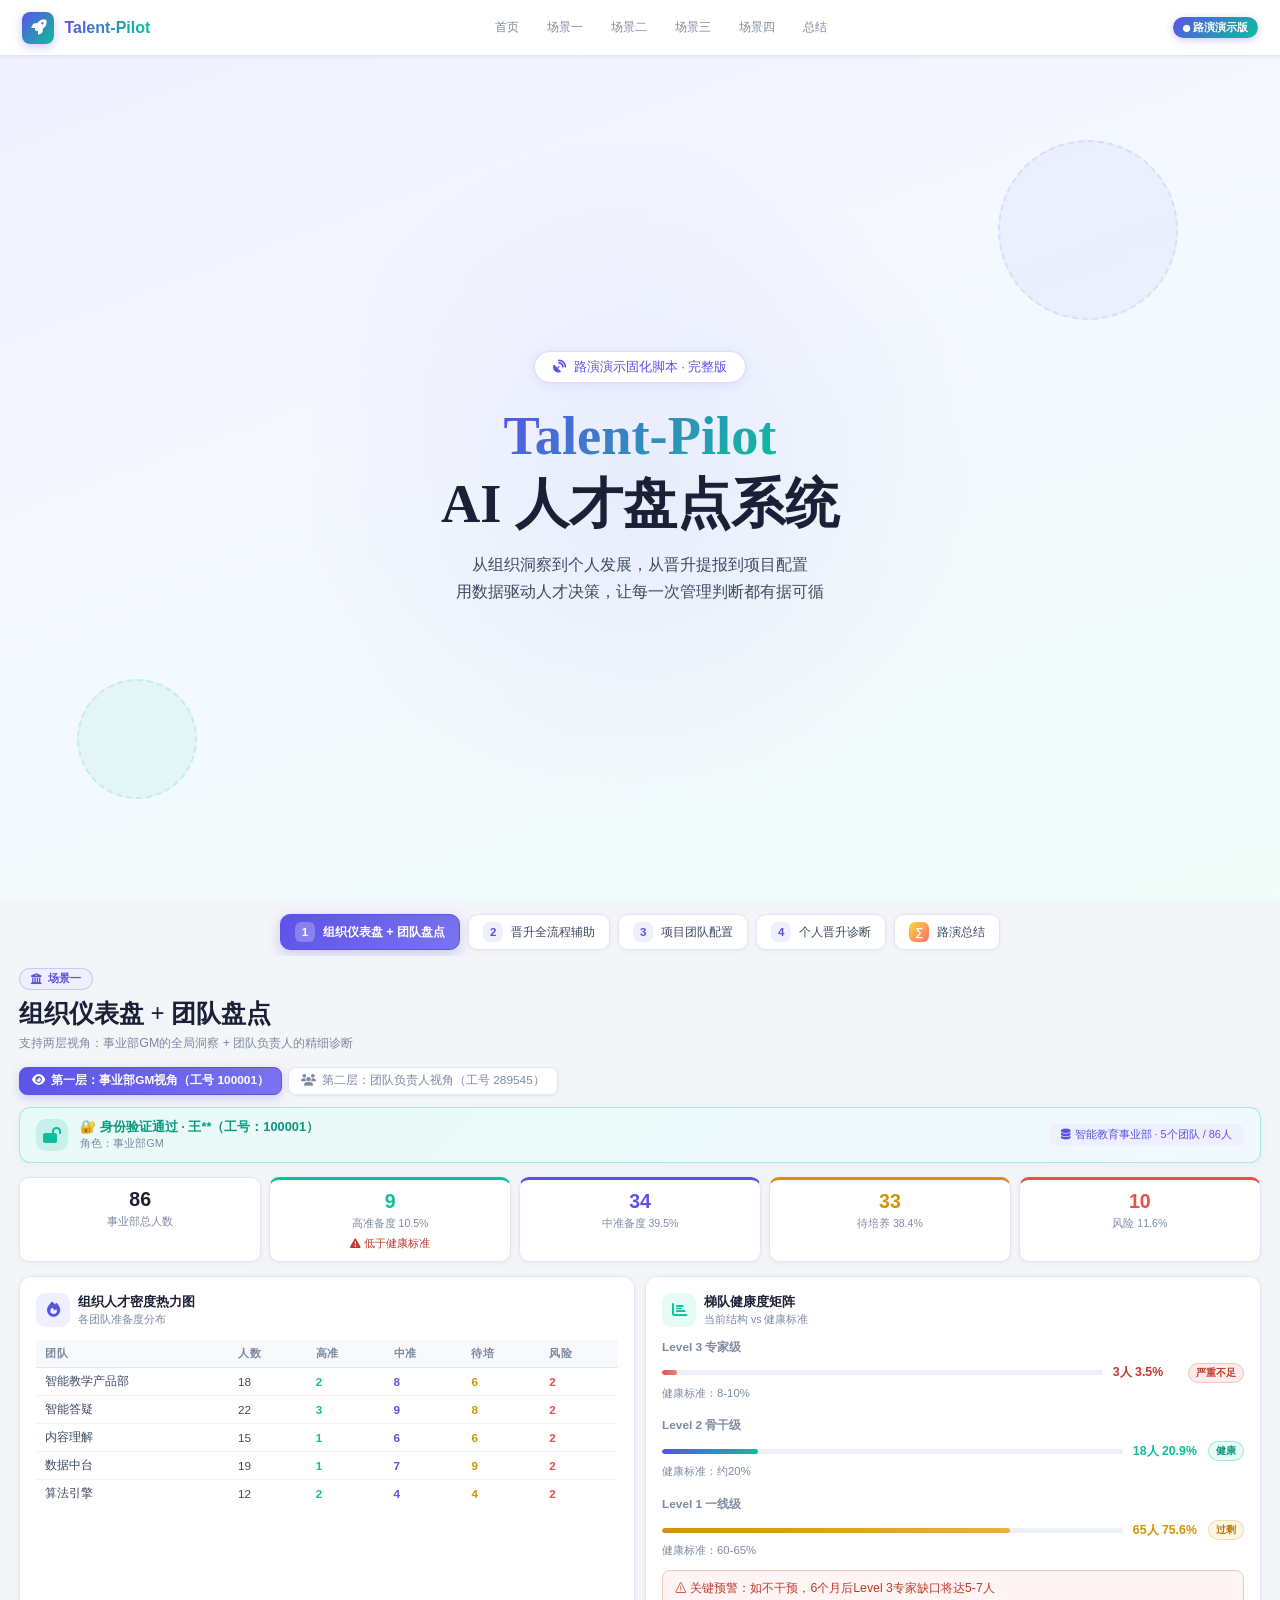
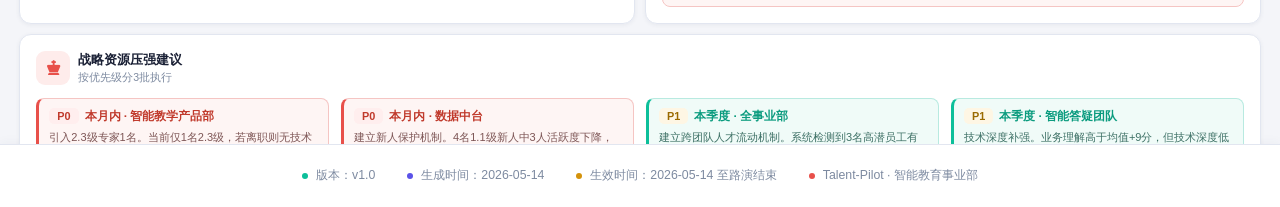
<file: decision-demo-v2.html>
<!DOCTYPE html>
<html lang="zh-CN">
  <head>
    <meta charset="UTF-8">
    <meta name="viewport" content="width=device-width, initial-scale=1.0">
    <title>Talent-Pilot 路演演示系统</title>
    <link rel="stylesheet" href="https://cdn.bootcdn.net/ajax/libs/font-awesome/6.4.0/css/all.min.css">
    <link rel="stylesheet" href="https://cdn.jsdmirror.com/npm/tailwindcss@2.2.19/dist/tailwind.min.css">
    <link rel="stylesheet" href="https://static0.xesimg.com/alading-resources/css/css2.css?family=Noto+Serif+SC:wght@400;500;600;700&family=Noto+Sans+SC:wght@300;400;500;700&display=swap">
    <script src="https://cdn.jsdmirror.com/npm/chart.js@3.7.1/dist/chart.min.js"></script>
    <style>
      :root {
        --primary: #5B52E8;
        --primary-dark: #3F38C4;
        --primary-light: #7B74F0;
        --primary-bg: #EEF0FF;
        --accent: #0CBF9A;
        --accent-bg: #E6FAF6;
        --accent-warm: #E8504A;
        --accent-warm-bg: #FEECEB;
        --accent-yellow: #D4920A;
        --accent-yellow-bg: #FEF6E4;
        --bg-page: #F4F5F9;
        --bg-white: #FFFFFF;
        --bg-card: #FFFFFF;
        --bg-card2: #F8F9FC;
        --text-main: #1A2035;
        --text-sub: #3D4A63;
        --text-muted: #7D8AA0;
        --border: #E2E6F0;
        --border-strong: #C8CFDF;
        --shadow-sm: 0 1px 4px rgba(60, 72, 100, 0.07);
        --shadow-md: 0 4px 20px rgba(60, 72, 100, 0.10);
        --shadow-lg: 0 12px 40px rgba(60, 72, 100, 0.14);
      }

      * {
        box-sizing: border-box;
        margin: 0;
        padding: 0;
      }

      html {
        scroll-behavior: smooth;
      }

      body {
        font-family: "Noto Sans SC", Tahoma, Arial, "Heiti SC", sans-serif;
        background: var(--bg-page);
        color: var(--text-main);
        overflow-x: hidden;
      }

      /* ===== 背景粒子 ===== */
      #canvas-bg {
        position: fixed;
        top: 0;
        left: 0;
        width: 100%;
        height: 100%;
        pointer-events: none;
        z-index: 0;
        opacity: 0.35;
      }

      /* ===== 导航 ===== */
      .nav-bar {
        position: fixed;
        top: 0;
        left: 0;
        right: 0;
        z-index: 100;
        background: rgba(255, 255, 255, 0.92);
        backdrop-filter: blur(20px);
        border-bottom: 1px solid var(--border);
        padding: 0 2rem;
        height: 64px;
        display: flex;
        align-items: center;
        justify-content: space-between;
        box-shadow: var(--shadow-sm);
      }

      .nav-logo {
        display: flex;
        align-items: center;
        gap: 10px;
      }

      .nav-logo-icon {
        width: 36px;
        height: 36px;
        background: linear-gradient(135deg, var(--primary), var(--accent));
        border-radius: 10px;
        display: flex;
        align-items: center;
        justify-content: center;
        font-size: 18px;
        box-shadow: 0 3px 10px rgba(91, 82, 232, 0.3);
      }

      .nav-logo-text {
        font-size: 1.1rem;
        font-weight: 700;
        background: linear-gradient(90deg, var(--primary), var(--accent));
        -webkit-background-clip: text;
        -webkit-text-fill-color: transparent;
        background-clip: text;
      }

      .nav-links {
        display: flex;
        gap: 4px;
      }

      .nav-link {
        padding: 6px 14px;
        border-radius: 8px;
        font-size: 0.82rem;
        color: var(--text-muted);
        cursor: pointer;
        transition: all 0.2s;
        border: 1px solid transparent;
      }

      .nav-link:hover {
        color: var(--primary);
        background: var(--primary-bg);
      }

      .nav-link.active {
        color: var(--primary);
        background: var(--primary-bg);
        border-color: rgba(91, 82, 232, 0.2);
        font-weight: 600;
      }

      .nav-badge {
        background: linear-gradient(135deg, var(--primary), var(--accent));
        color: white;
        font-size: 0.7rem;
        padding: 4px 12px;
        border-radius: 20px;
        font-weight: 600;
        box-shadow: 0 2px 8px rgba(91, 82, 232, 0.3);
      }

      /* ===== 主容器 ===== */
      .main-wrap {
        position: relative;
        z-index: 1;
        padding-top: 64px;
      }

      /* ===== Hero ===== */
      .hero {
        min-height: 78vh;
        display: flex;
        align-items: center;
        justify-content: center;
        text-align: center;
        padding: 4rem 2rem;
        position: relative;
        overflow: hidden;
        background: linear-gradient(160deg, #F0F1FF 0%, #F4F8FF 40%, #F0FDF9 100%);
      }

      .hero-glow {
        position: absolute;
        top: 50%;
        left: 50%;
        transform: translate(-50%, -50%);
        width: 700px;
        height: 700px;
        background: radial-gradient(circle, rgba(91, 82, 232, 0.08) 0%, transparent 70%);
        pointer-events: none;
      }

      .hero-deco-1 {
        position: absolute;
        top: 10%;
        right: 8%;
        width: 180px;
        height: 180px;
        border-radius: 50%;
        background: rgba(91, 82, 232, 0.05);
        border: 2px dashed rgba(91, 82, 232, 0.12);
      }

      .hero-deco-2 {
        position: absolute;
        bottom: 12%;
        left: 6%;
        width: 120px;
        height: 120px;
        border-radius: 50%;
        background: rgba(12, 191, 154, 0.06);
        border: 2px dashed rgba(12, 191, 154, 0.15);
      }

      .hero-tag {
        display: inline-flex;
        align-items: center;
        gap: 8px;
        background: white;
        border: 1px solid rgba(91, 82, 232, 0.2);
        border-radius: 30px;
        padding: 6px 18px;
        font-size: 0.82rem;
        color: var(--primary);
        margin-bottom: 1.8rem;
        box-shadow: 0 2px 12px rgba(91, 82, 232, 0.1);
      }

      .hero-title {
        font-family: "Noto Serif SC", serif;
        font-size: clamp(2.4rem, 5vw, 3.8rem);
        font-weight: 700;
        line-height: 1.25;
        color: var(--text-main);
        margin-bottom: 1.2rem;
      }

      .hero-title span {
        background: linear-gradient(135deg, var(--primary), var(--accent));
        -webkit-background-clip: text;
        -webkit-text-fill-color: transparent;
        background-clip: text;
      }

      .hero-subtitle {
        font-size: 1.05rem;
        color: var(--text-sub);
        max-width: 560px;
        margin: 0 auto 2.5rem;
        line-height: 1.85;
      }

      .hero-notice {
        max-width: 700px;
        margin: 0 auto;
        background: #FFFDF0;
        border: 1px solid #F0D98A;
        border-radius: 14px;
        padding: 1.2rem 1.8rem;
        display: flex;
        align-items: flex-start;
        gap: 12px;
        text-align: left;
        box-shadow: 0 2px 12px rgba(212, 146, 10, 0.08);
      }

      .hero-notice-icon {
        font-size: 1.1rem;
        color: #C8890A;
        flex-shrink: 0;
        margin-top: 2px;
      }

      .hero-notice-text {
        font-size: 0.87rem;
        color: #7A5C10;
        line-height: 1.75;
      }

      .hero-stats {
        display: flex;
        gap: 2rem;
        justify-content: center;
        flex-wrap: wrap;
        margin-top: 3rem;
      }

      .hero-stat {
        text-align: center;
      }

      .hero-stat-num {
        font-size: 2rem;
        font-weight: 700;
        background: linear-gradient(135deg, var(--primary), var(--accent));
        -webkit-background-clip: text;
        -webkit-text-fill-color: transparent;
        background-clip: text;
      }

      .hero-stat-label {
        font-size: 0.75rem;
        color: var(--text-muted);
        margin-top: 4px;
      }

      .hero-stat-divider {
        width: 1px;
        background: var(--border);
      }

      /* ===== 场景导航 ===== */
      .scene-nav {
        display: flex;
        gap: 10px;
        padding: 1.5rem 2rem 0;
        margin: 0 auto;
        max-width: 1200px;
        overflow-x: auto;
        padding-bottom: 4px;
      }

      .scene-nav::-webkit-scrollbar {
        height: 3px;
      }

      .scene-nav::-webkit-scrollbar-track {
        background: transparent;
      }

      .scene-nav::-webkit-scrollbar-thumb {
        background: var(--primary-light);
        border-radius: 2px;
      }

      .scene-tab {
        flex-shrink: 0;
        display: flex;
        align-items: center;
        gap: 8px;
        padding: 9px 18px;
        border-radius: 12px;
        background: white;
        border: 1px solid var(--border);
        cursor: pointer;
        transition: all 0.25s;
        font-size: 0.85rem;
        color: var(--text-sub);
        box-shadow: var(--shadow-sm);
      }

      .scene-tab:hover {
        background: var(--primary-bg);
        color: var(--primary);
        border-color: rgba(91, 82, 232, 0.3);
      }

      .scene-tab.active {
        background: linear-gradient(135deg, var(--primary), var(--primary-light));
        border-color: var(--primary);
        color: white;
        font-weight: 600;
        box-shadow: 0 4px 14px rgba(91, 82, 232, 0.28);
      }

      .scene-tab-num {
        width: 22px;
        height: 22px;
        border-radius: 6px;
        background: rgba(255, 255, 255, 0.25);
        display: flex;
        align-items: center;
        justify-content: center;
        font-size: 0.72rem;
        font-weight: 700;
      }

      .scene-tab:not(.active) .scene-tab-num {
        background: var(--primary-bg);
        color: var(--primary);
      }

      /* ===== 内容区 ===== */
      .content-section {
        max-width: 1200px;
        margin: 0 auto;
        padding: 2.5rem 2rem;
        display: none;
      }

      .content-section.active {
        display: block;
      }

      /* ===== 卡片 ===== */
      .card {
        background: var(--bg-card);
        border: 1px solid var(--border);
        border-radius: 16px;
        padding: 1.6rem;
        transition: all 0.3s;
        position: relative;
        overflow: hidden;
        box-shadow: var(--shadow-sm);
      }

      .card::before {
        content: '';
        position: absolute;
        top: 0;
        left: 0;
        right: 0;
        height: 3px;
        background: linear-gradient(90deg, var(--primary), var(--accent));
        opacity: 0;
        transition: opacity 0.3s;
      }

      .card:hover::before {
        opacity: 1;
      }

      .card:hover {
        border-color: rgba(91, 82, 232, 0.25);
        transform: translateY(-2px);
        box-shadow: var(--shadow-lg);
      }

      .card-header {
        display: flex;
        align-items: center;
        gap: 12px;
        margin-bottom: 1.4rem;
      }

      .card-icon {
        width: 42px;
        height: 42px;
        border-radius: 12px;
        display: flex;
        align-items: center;
        justify-content: center;
        font-size: 1.1rem;
        flex-shrink: 0;
      }

      .card-title {
        font-size: 0.97rem;
        font-weight: 700;
        color: var(--text-main);
      }

      .card-sub {
        font-size: 0.75rem;
        color: var(--text-muted);
        margin-top: 2px;
      }

      /* ===== 角色面板 ===== */
      .role-panel {
        display: grid;
        grid-template-columns: repeat(auto-fit, minmax(260px, 1fr));
        gap: 14px;
        margin-bottom: 2rem;
      }

      /* ===== 身份验证 ===== */
      .auth-block {
        background: linear-gradient(135deg, #E8FAF6, #F0F9FF);
        border: 1px solid rgba(12, 191, 154, 0.3);
        border-radius: 14px;
        padding: 1rem 1.4rem;
        margin-bottom: 1.5rem;
        display: flex;
        align-items: center;
        gap: 12px;
        box-shadow: 0 2px 12px rgba(12, 191, 154, 0.08);
      }

      .auth-icon {
        width: 38px;
        height: 38px;
        background: rgba(12, 191, 154, 0.15);
        border-radius: 10px;
        display: flex;
        align-items: center;
        justify-content: center;
        color: var(--accent);
        font-size: 1rem;
        flex-shrink: 0;
      }

      .auth-info {
        flex: 1;
      }

      .auth-name {
        font-size: 0.9rem;
        font-weight: 700;
        color: #0A9B7E;
      }

      .auth-meta {
        font-size: 0.75rem;
        color: var(--text-muted);
        margin-top: 1px;
      }

      .auth-scope {
        font-size: 0.75rem;
        color: var(--primary);
        background: var(--primary-bg);
        padding: 4px 12px;
        border-radius: 8px;
        white-space: nowrap;
        font-weight: 500;
      }

      /* ===== 数据表格 ===== */
      .data-table {
        width: 100%;
        border-collapse: collapse;
        font-size: 0.82rem;
      }

      .data-table th {
        padding: 9px 13px;
        text-align: left;
        font-size: 0.71rem;
        font-weight: 700;
        text-transform: uppercase;
        letter-spacing: 0.05em;
        color: var(--text-muted);
        background: var(--bg-card2);
        border-bottom: 1px solid var(--border);
      }

      .data-table td {
        padding: 9px 13px;
        border-bottom: 1px solid #F0F2F8;
        color: var(--text-sub);
      }

      .data-table tr:hover td {
        background: #F7F8FF;
      }

      .data-table tr:last-child td {
        border-bottom: none;
      }

      /* ===== 进度条 ===== */
      .progress-bar {
        height: 6px;
        background: #EEF0F8;
        border-radius: 3px;
        overflow: hidden;
      }

      .progress-fill {
        height: 100%;
        border-radius: 3px;
        background: linear-gradient(90deg, var(--primary), var(--accent));
        transition: width 1.2s cubic-bezier(.4, 0, .2, 1);
      }

      /* ===== 准备度徽章 ===== */
      .readiness-badge {
        display: inline-flex;
        align-items: center;
        gap: 4px;
        padding: 3px 10px;
        border-radius: 20px;
        font-size: 0.74rem;
        font-weight: 600;
      }

      .badge-high {
        background: var(--accent-bg);
        color: #0A9B7E;
        border: 1px solid rgba(12, 191, 154, 0.3);
      }

      .badge-mid {
        background: var(--primary-bg);
        color: var(--primary);
        border: 1px solid rgba(91, 82, 232, 0.25);
      }

      .badge-low {
        background: var(--accent-warm-bg);
        color: #C0392B;
        border: 1px solid rgba(232, 80, 74, 0.25);
      }

      .badge-warn {
        background: var(--accent-yellow-bg);
        color: #B5780A;
        border: 1px solid rgba(212, 146, 10, 0.25);
      }

      /* ===== 风险 / 建议块 ===== */
      .risk-block {
        background: #FEF5F4;
        border: 1px solid #F5C5C3;
        border-left: 3px solid var(--accent-warm);
        border-radius: 10px;
        padding: 12px 14px;
        margin-bottom: 10px;
      }

      .risk-title {
        font-size: 0.84rem;
        font-weight: 700;
        color: #C0392B;
        margin-bottom: 4px;
      }

      .risk-body {
        font-size: 0.78rem;
        color: #7D5555;
        line-height: 1.65;
      }

      .suggest-block {
        background: #F0FBF8;
        border: 1px solid #B8EAE0;
        border-left: 3px solid var(--accent);
        border-radius: 10px;
        padding: 12px 14px;
        margin-bottom: 10px;
      }

      .suggest-title {
        font-size: 0.84rem;
        font-weight: 700;
        color: #0A9B7E;
        margin-bottom: 4px;
      }

      .suggest-body {
        font-size: 0.78rem;
        color: #3D7065;
        line-height: 1.65;
      }

      /* ===== 优先级标签 ===== */
      .priority-tag {
        display: inline-block;
        padding: 2px 8px;
        border-radius: 5px;
        font-size: 0.68rem;
        font-weight: 700;
        margin-right: 6px;
      }

      .p0 {
        background: #FEE;
        color: #C0392B;
      }

      .p1 {
        background: var(--accent-yellow-bg);
        color: #9A6A00;
      }

      .p2 {
        background: var(--primary-bg);
        color: var(--primary);
      }

      /* ===== 分隔标题 ===== */
      .section-divider {
        display: flex;
        align-items: center;
        gap: 12px;
        margin: 1.8rem 0 1.2rem;
      }

      .section-divider-line {
        flex: 1;
        height: 1px;
        background: var(--border);
      }

      .section-divider-text {
        font-size: 0.78rem;
        font-weight: 700;
        text-transform: uppercase;
        letter-spacing: 0.1em;
        color: var(--text-muted);
        white-space: nowrap;
      }

      /* ===== 能力行 ===== */
      .ability-row {
        display: flex;
        align-items: center;
        gap: 12px;
        padding: 8px 0;
        border-bottom: 1px solid #F0F2F8;
      }

      .ability-name {
        width: 80px;
        font-size: 0.78rem;
        color: var(--text-muted);
        flex-shrink: 0;
      }

      .ability-bar-wrap {
        flex: 1;
      }

      .ability-score {
        width: 36px;
        text-align: right;
        font-size: 0.82rem;
        font-weight: 700;
        flex-shrink: 0;
        color: var(--text-main);
      }

      .ability-diff {
        width: 45px;
        font-size: 0.75rem;
        text-align: right;
        flex-shrink: 0;
      }

      .diff-pos {
        color: var(--accent);
        font-weight: 700;
      }

      .diff-neg {
        color: var(--accent-warm);
        font-weight: 700;
      }

      /* ===== Aha Moment ===== */
      .aha-block {
        background: linear-gradient(135deg, #F0EEFF, #E8FAF6);
        border: 1px solid rgba(91, 82, 232, 0.2);
        border-radius: 14px;
        padding: 1.4rem 1.8rem;
        margin-top: 2rem;
        position: relative;
        box-shadow: var(--shadow-sm);
      }

      .aha-block::before {
        content: '💡';
        position: absolute;
        top: -14px;
        left: 24px;
        font-size: 1.3rem;
        background: var(--bg-page);
        padding: 0 6px;
      }

      .aha-title {
        font-size: 0.75rem;
        color: var(--primary);
        font-weight: 700;
        text-transform: uppercase;
        letter-spacing: 0.08em;
        margin-bottom: 0.6rem;
      }

      .aha-text {
        font-size: 0.9rem;
        color: var(--text-sub);
        line-height: 1.75;
        font-style: italic;
      }

      /* ===== 步进流程 ===== */
      .step-flow {
        display: flex;
        flex-direction: column;
        gap: 0;
      }

      .step-item {
        display: flex;
        gap: 16px;
      }

      .step-left {
        display: flex;
        flex-direction: column;
        align-items: center;
      }

      .step-dot {
        width: 32px;
        height: 32px;
        border-radius: 50%;
        display: flex;
        align-items: center;
        justify-content: center;
        font-size: 0.78rem;
        font-weight: 700;
        flex-shrink: 0;
      }

      .step-line {
        width: 2px;
        flex: 1;
        min-height: 24px;
        margin: 4px 0;
      }

      .step-content {
        padding-bottom: 20px;
        flex: 1;
      }

      .step-title {
        font-size: 0.88rem;
        font-weight: 600;
        margin-bottom: 4px;
      }

      .step-desc {
        font-size: 0.78rem;
        color: var(--text-muted);
        line-height: 1.6;
      }

      /* ===== 图表 ===== */
      .chart-wrap {
        position: relative;
        height: 280px;
      }

      /* ===== 指标卡 ===== */
      .metric-grid {
        display: grid;
        grid-template-columns: repeat(auto-fit, minmax(130px, 1fr));
        gap: 12px;
        margin-bottom: 1.5rem;
      }

      .metric-card {
        background: var(--bg-card);
        border: 1px solid var(--border);
        border-radius: 12px;
        padding: 1rem;
        text-align: center;
        box-shadow: var(--shadow-sm);
        transition: all 0.25s;
      }

      .metric-card:hover {
        border-color: rgba(91, 82, 232, 0.3);
        box-shadow: var(--shadow-md);
        transform: translateY(-1px);
      }

      .metric-num {
        font-size: 1.55rem;
        font-weight: 700;
      }

      .metric-label {
        font-size: 0.71rem;
        color: var(--text-muted);
        margin-top: 4px;
      }

      .metric-trend {
        font-size: 0.71rem;
        margin-top: 6px;
      }

      /* ===== 双列布局 ===== */
      .two-col {
        display: grid;
        grid-template-columns: 1fr 1fr;
        gap: 16px;
      }

      @media (max-width: 768px) {
        .two-col {
          grid-template-columns: 1fr;
        }

        .role-panel {
          grid-template-columns: 1fr;
        }

        .nav-links {
          display: none;
        }
      }

      /* ===== 场景标题 ===== */
      .scene-header {
        margin-bottom: 2rem;
      }

      .scene-tag {
        display: inline-flex;
        align-items: center;
        gap: 6px;
        background: var(--primary-bg);
        border: 1px solid rgba(91, 82, 232, 0.25);
        border-radius: 20px;
        padding: 4px 14px;
        font-size: 0.74rem;
        color: var(--primary);
        margin-bottom: 0.8rem;
        font-weight: 600;
      }

      .scene-title {
        font-family: "Noto Serif SC", serif;
        font-size: clamp(1.4rem, 3vw, 2rem);
        font-weight: 700;
        color: var(--text-main);
        margin-bottom: 0.5rem;
      }

      .scene-desc {
        font-size: 0.88rem;
        color: var(--text-muted);
        line-height: 1.75;
      }

      /* ===== 层级切换 ===== */
      .layer-tabs {
        display: flex;
        gap: 8px;
        margin-bottom: 1.5rem;
        flex-wrap: wrap;
      }

      .layer-tab {
        padding: 7px 16px;
        border-radius: 10px;
        font-size: 0.82rem;
        cursor: pointer;
        transition: all 0.25s;
        border: 1px solid var(--border);
        color: var(--text-muted);
        background: white;
        box-shadow: var(--shadow-sm);
      }

      .layer-tab:hover {
        color: var(--primary);
        border-color: rgba(91, 82, 232, 0.3);
        background: var(--primary-bg);
      }

      .layer-tab.active {
        background: linear-gradient(135deg, var(--primary), var(--primary-light));
        border-color: var(--primary);
        color: white;
        font-weight: 600;
        box-shadow: 0 3px 10px rgba(91, 82, 232, 0.25);
      }

      .layer-content {
        display: none;
      }

      .layer-content.active {
        display: block;
      }

      /* ===== 滚动条 ===== */
      ::-webkit-scrollbar {
        width: 6px;
        height: 6px;
      }

      ::-webkit-scrollbar-track {
        background: var(--bg-page);
      }

      ::-webkit-scrollbar-thumb {
        background: #C8CFDF;
        border-radius: 3px;
      }

      /* ===== 总结卡片 ===== */
      .summary-grid {
        display: grid;
        grid-template-columns: repeat(auto-fit, minmax(220px, 1fr));
        gap: 16px;
      }

      .summary-card {
        background: white;
        border: 1px solid var(--border);
        border-radius: 16px;
        padding: 1.4rem;
        position: relative;
        overflow: hidden;
        transition: all 0.3s;
        box-shadow: var(--shadow-sm);
      }

      .summary-card:hover {
        border-color: rgba(91, 82, 232, 0.3);
        transform: translateY(-4px);
        box-shadow: var(--shadow-lg);
      }

      .summary-card-stripe {
        position: absolute;
        top: 0;
        left: 0;
        right: 0;
        height: 4px;
        border-radius: 16px 16px 0 0;
      }

      .summary-scene-num {
        font-size: 0.7rem;
        font-weight: 700;
        text-transform: uppercase;
        letter-spacing: 0.1em;
        margin-bottom: 10px;
      }

      .summary-scene-title {
        font-size: 0.95rem;
        font-weight: 700;
        color: var(--text-main);
        margin-bottom: 8px;
      }

      .summary-scene-desc {
        font-size: 0.78rem;
        color: var(--text-muted);
        line-height: 1.6;
        margin-bottom: 12px;
      }

      .summary-aha {
        font-size: 0.78rem;
        color: var(--primary);
        font-style: italic;
        line-height: 1.5;
      }

      /* ===== 动画 ===== */
      @keyframes fadeInUp {
        from {
          opacity: 0;
          transform: translateY(18px);
        }

        to {
          opacity: 1;
          transform: translateY(0);
        }
      }

      @keyframes pulse-soft {

        0%,
        100% {
          opacity: 1;
        }

        50% {
          opacity: 0.4;
        }
      }

      .live-dot {
        width: 8px;
        height: 8px;
        border-radius: 50%;
        background: var(--accent);
        animation: pulse-soft 2s infinite;
        flex-shrink: 0;
      }

      .live-dot-warn {
        width: 8px;
        height: 8px;
        border-radius: 50%;
        background: var(--accent-warm);
        animation: pulse-soft 1.5s infinite;
        flex-shrink: 0;
      }

      .live-dot-yellow {
        width: 8px;
        height: 8px;
        border-radius: 50%;
        background: #D4920A;
        animation: pulse-soft 2s infinite;
        flex-shrink: 0;
      }

      /* ===== 版本信息 ===== */
      .version-bar {
        background: white;
        border-top: 1px solid var(--border);
        padding: 1.4rem 2rem;
        display: flex;
        align-items: center;
        justify-content: center;
        gap: 2rem;
        flex-wrap: wrap;
        box-shadow: 0 -2px 10px rgba(60, 72, 100, 0.04);
      }

      .version-item {
        display: flex;
        align-items: center;
        gap: 8px;
        font-size: 0.77rem;
        color: var(--text-muted);
      }

      .version-dot {
        width: 6px;
        height: 6px;
        border-radius: 50%;
      }

      /* ===== Mermaid / 通用包裹 ===== */
      .mermaid-wrap {
        background: var(--bg-card2);
        border: 1px solid var(--border);
        border-radius: 14px;
        padding: 1.5rem;
        overflow-x: auto;
      }

      /* ===== 决策节点 ===== */
      .decision-node {
        background: var(--bg-card2);
        border: 1px solid var(--border);
        border-radius: 10px;
        padding: 10px 14px;
        font-size: 0.8rem;
        margin-bottom: 8px;
        color: var(--text-sub);
      }

      /* ===== 标题装饰线 ===== */
      .section-title-line {
        display: flex;
        align-items: center;
        gap: 10px;
        margin-bottom: 1rem;
      }

      .section-title-line-bar {
        width: 4px;
        height: 18px;
        border-radius: 2px;
        background: linear-gradient(180deg, var(--primary), var(--accent));
        flex-shrink: 0;
      }

      .section-title-text {
        font-size: 0.9rem;
        font-weight: 700;
        color: var(--text-main);
      }

      /* 小节间距 */
      .gap-section {
        margin-top: 16px;
      }

      /* ===== 路演投屏紧凑模式 ===== */
      @media (min-width: 900px) {
        .nav-bar {
          height: 56px;
          padding: 0 1.4rem;
        }

        .nav-logo-icon {
          width: 32px;
          height: 32px;
          border-radius: 8px;
        }

        .nav-logo-text {
          font-size: 1rem;
        }

        .nav-link {
          padding: 5px 11px;
          font-size: 0.78rem;
        }

        .nav-badge {
          padding: 3px 10px;
        }

        .main-wrap {
          padding-top: 56px;
        }

        .hero {
          min-height: calc(100vh - 56px);
          padding: 2.2rem 2rem;
        }

        .hero-tag {
          margin-bottom: 1.2rem;
        }

        .hero-title {
          margin-bottom: 0.9rem;
          font-size: clamp(2.2rem, 4.5vw, 3.4rem);
        }

        .hero-subtitle {
          margin-bottom: 0;
          font-size: 0.98rem;
          line-height: 1.7;
        }

        #scenes {
          height: calc(100vh - 56px);
          overflow: hidden;
          scroll-margin-top: 56px;
        }

        .scene-nav {
          max-width: 1360px;
          height: 56px;
          align-items: center;
          justify-content: center;
          padding: 0.55rem 1.2rem 0;
          gap: 8px;
        }

        .scene-tab {
          padding: 7px 14px;
          border-radius: 10px;
          font-size: 0.78rem;
        }

        .scene-tab-num {
          width: 20px;
          height: 20px;
        }

        .content-section.active {
          display: block;
          max-width: 1360px;
          height: calc(100vh - 112px);
          overflow-y: auto;
          padding: 0.75rem 1.2rem 1rem;
        }

        .scene-header {
          margin-bottom: 0.9rem;
        }

        .scene-tag {
          margin-bottom: 0.45rem;
          padding: 3px 11px;
          font-size: 0.68rem;
        }

        .scene-title {
          margin-bottom: 0.25rem;
          font-size: clamp(1.15rem, 2.2vw, 1.55rem);
        }

        .scene-desc {
          font-size: 0.78rem;
          line-height: 1.45;
        }

        .layer-tabs {
          gap: 6px;
          margin-bottom: 0.75rem;
        }

        .layer-tab {
          padding: 5px 12px;
          border-radius: 8px;
          font-size: 0.74rem;
        }

        .auth-block {
          margin-bottom: 0.85rem;
          padding: 0.7rem 1rem;
          border-radius: 11px;
        }

        .auth-icon {
          width: 32px;
          height: 32px;
        }

        .auth-name {
          font-size: 0.8rem;
        }

        .auth-meta,
        .auth-scope {
          font-size: 0.68rem;
        }

        .metric-grid {
          gap: 8px;
          margin-bottom: 0.85rem;
        }

        .metric-card {
          padding: 0.65rem;
          border-radius: 10px;
        }

        .metric-num {
          font-size: 1.22rem;
        }

        .metric-label,
        .metric-trend {
          font-size: 0.66rem;
        }

        .two-col {
          gap: 10px;
        }

        .card {
          padding: 1rem;
          border-radius: 12px;
        }

        .card-header {
          gap: 8px;
          margin-bottom: 0.8rem;
        }

        .card-icon {
          width: 34px;
          height: 34px;
          border-radius: 9px;
          font-size: 0.95rem;
        }

        .card-title {
          font-size: 0.84rem;
        }

        .card-sub {
          font-size: 0.66rem;
        }

        .data-table {
          font-size: 0.73rem;
        }

        .data-table th,
        .data-table td {
          padding: 6px 9px;
        }

        .progress-bar {
          height: 5px;
        }

        .readiness-badge {
          padding: 2px 7px;
          font-size: 0.64rem;
        }

        .risk-block,
        .suggest-block {
          margin-bottom: 7px;
          padding: 9px 10px;
          border-radius: 8px;
        }

        .risk-title,
        .suggest-title {
          font-size: 0.74rem;
        }

        .risk-body,
        .suggest-body {
          font-size: 0.69rem;
          line-height: 1.45;
        }

        .gap-section {
          margin-top: 10px;
        }

        .section-divider {
          margin: 1rem 0 0.75rem;
        }

        .section-title-line {
          margin-bottom: 0.6rem;
        }

        .chart-wrap {
          height: 210px;
        }

        .aha-block {
          margin-top: 1rem;
          padding: 1rem 1.2rem;
          border-radius: 11px;
        }

        .aha-title {
          margin-bottom: 0.4rem;
          font-size: 0.68rem;
        }

        .aha-text {
          font-size: 0.78rem;
          line-height: 1.5;
        }

        .step-item {
          gap: 10px;
        }

        .step-dot {
          width: 26px;
          height: 26px;
          font-size: 0.68rem;
        }

        .step-line {
          min-height: 14px;
        }

        .step-content {
          padding-bottom: 12px;
        }

        .step-title {
          font-size: 0.78rem;
        }

        .step-desc {
          font-size: 0.68rem;
          line-height: 1.45;
        }

        .summary-grid {
          max-width: 1360px;
          grid-template-columns: repeat(5, minmax(0, 1fr));
          gap: 10px;
        }

        .summary-card {
          padding: 1rem;
          border-radius: 12px;
        }

        .summary-scene-title {
          font-size: 0.82rem;
        }

        .summary-scene-desc,
        .summary-aha {
          font-size: 0.68rem;
          line-height: 1.45;
        }
      }

      @media (min-width: 900px) and (max-height: 760px) {
        .nav-bar {
          height: 50px;
        }

        .main-wrap {
          padding-top: 50px;
        }

        .hero {
          min-height: calc(100vh - 50px);
        }

        #scenes {
          height: calc(100vh - 50px);
          scroll-margin-top: 50px;
        }

        .scene-nav {
          height: 48px;
        }

        .content-section.active {
          height: calc(100vh - 98px);
          padding-top: 0.55rem;
        }

        .scene-header {
          margin-bottom: 0.65rem;
        }

        .auth-block,
        .metric-grid {
          margin-bottom: 0.65rem;
        }

        .card {
          padding: 0.82rem;
        }

        .chart-wrap {
          height: 180px;
        }
      }
    </style>
  </head>

  <body>
    <canvas id="canvas-bg"></canvas>

    <!-- ===== 导航栏 ===== -->
    <nav class="nav-bar">
      <div class="nav-logo">
        <div class="nav-logo-icon">
          <i class="fas fa-rocket" style="color:white;font-size:0.95rem"></i>
        </div>
        <span class="nav-logo-text">Talent-Pilot</span>
      </div>
      <div class="nav-links">
        <span class="nav-link" onclick="scrollToSection('hero')">首页</span>
        <span class="nav-link" onclick="switchScene(0);scrollToSection('scenes')">场景一</span>
        <span class="nav-link" onclick="switchScene(1);scrollToSection('scenes')">场景二</span>
        <span class="nav-link" onclick="switchScene(2);scrollToSection('scenes')">场景三</span>
        <span class="nav-link" onclick="switchScene(3);scrollToSection('scenes')">场景四</span>
        <span class="nav-link" onclick="switchScene(4);scrollToSection('scenes')">总结</span>
      </div>
      <span class="nav-badge"><i class="fas fa-circle mr-1" style="font-size:0.45rem"></i> 路演演示版</span>
    </nav>

    <div class="main-wrap">

      <!-- ===== Hero ===== -->
      <section class="hero" id="hero">
        <div class="hero-glow"></div>
        <div class="hero-deco-1"></div>
        <div class="hero-deco-2"></div>
        <div style="position:relative;z-index:2;width:100%;max-width:800px">
          <div class="hero-tag">
            <i class="fas fa-satellite-dish"></i>
            路演演示固化脚本 · 完整版
          </div>
          <h1 class="hero-title">
            <span>Talent-Pilot</span><br>
            AI 人才盘点系统
          </h1>
          <p class="hero-subtitle">
            从组织洞察到个人发展，从晋升提报到项目配置<br>
            用数据驱动人才决策，让每一次管理判断都有据可循
          </p>
        </div>
      </section>

      <!-- ===== 场景标签导航 ===== -->
      <section id="scenes">
        <div class="scene-nav">
          <div class="scene-tab active" onclick="switchScene(0)">
            <div class="scene-tab-num">1</div>组织仪表盘 + 团队盘点
          </div>
          <div class="scene-tab" onclick="switchScene(1)">
            <div class="scene-tab-num">2</div>晋升全流程辅助
          </div>
          <div class="scene-tab" onclick="switchScene(2)">
            <div class="scene-tab-num">3</div>项目团队配置
          </div>
          <div class="scene-tab" onclick="switchScene(3)">
            <div class="scene-tab-num">4</div>个人晋升诊断
          </div>
          <div class="scene-tab" onclick="switchScene(4)">
            <div class="scene-tab-num" style="background:linear-gradient(135deg,#FFD93D,#FF6B6B);color:white">∑</div>路演总结
          </div>
        </div>

        <!-- ============================================================
             场景一：组织仪表盘 + 团队盘点
        ============================================================ -->
        <div class="content-section active" id="scene-0">
          <div class="scene-header">
            <div class="scene-tag"><i class="fas fa-building-columns"></i> 场景一</div>
            <h2 class="scene-title">组织仪表盘 + 团队盘点</h2>
            <p class="scene-desc">支持两层视角：事业部GM的全局洞察 + 团队负责人的精细诊断</p>
          </div>

          <div class="layer-tabs">
            <button class="layer-tab active" onclick="switchLayer('s1',0)">
              <i class="fas fa-eye" style="margin-right:6px"></i>第一层：事业部GM视角（工号 100001）
            </button>
            <button class="layer-tab" onclick="switchLayer('s1',1)">
              <i class="fas fa-users" style="margin-right:6px"></i>第二层：团队负责人视角（工号 289545）
            </button>
          </div>

          <!-- GM视角 -->
          <div class="layer-content active" id="s1-layer-0">
            <div class="auth-block">
              <div class="auth-icon"><i class="fas fa-lock-open"></i></div>
              <div class="auth-info">
                <div class="auth-name">🔐 身份验证通过 · 王**（工号：100001）</div>
                <div class="auth-meta">角色：事业部GM</div>
              </div>
              <div class="auth-scope"><i class="fas fa-database" style="margin-right:4px"></i>智能教育事业部 · 5个团队 / 86人</div>
            </div>

            <!-- 指标卡 -->
            <div class="metric-grid" style="grid-template-columns:repeat(5,1fr)">
              <div class="metric-card">
                <div class="metric-num" style="color:var(--text-main)">86</div>
                <div class="metric-label">事业部总人数</div>
              </div>
              <div class="metric-card" style="border-top:3px solid var(--accent)">
                <div class="metric-num" style="color:var(--accent)">9</div>
                <div class="metric-label">高准备度 10.5%</div>
                <div class="metric-trend" style="color:#C0392B"><i class="fas fa-triangle-exclamation"></i> 低于健康标准</div>
              </div>
              <div class="metric-card" style="border-top:3px solid var(--primary)">
                <div class="metric-num" style="color:var(--primary)">34</div>
                <div class="metric-label">中准备度 39.5%</div>
              </div>
              <div class="metric-card" style="border-top:3px solid #D4920A">
                <div class="metric-num" style="color:#D4920A">33</div>
                <div class="metric-label">待培养 38.4%</div>
              </div>
              <div class="metric-card" style="border-top:3px solid var(--accent-warm)">
                <div class="metric-num" style="color:var(--accent-warm)">10</div>
                <div class="metric-label">风险 11.6%</div>
              </div>
            </div>

            <div class="two-col">
              <!-- 热力图 -->
              <div class="card">
                <div class="card-header">
                  <div class="card-icon" style="background:var(--primary-bg)"><i class="fas fa-fire" style="color:var(--primary)"></i></div>
                  <div>
                    <div class="card-title">组织人才密度热力图</div>
                    <div class="card-sub">各团队准备度分布</div>
                  </div>
                </div>
                <table class="data-table">
                  <thead>
                    <tr>
                      <th>团队</th>
                      <th>人数</th>
                      <th>高准</th>
                      <th>中准</th>
                      <th>待培</th>
                      <th>风险</th>
                    </tr>
                  </thead>
                  <tbody>
                    <tr>
                      <td>智能教学产品部</td>
                      <td>18</td>
                      <td><b style="color:var(--accent)">2</b></td>
                      <td><b style="color:var(--primary)">8</b></td>
                      <td><b style="color:#D4920A">6</b></td>
                      <td><b style="color:var(--accent-warm)">2</b></td>
                    </tr>
                    <tr>
                      <td>智能答疑</td>
                      <td>22</td>
                      <td><b style="color:var(--accent)">3</b></td>
                      <td><b style="color:var(--primary)">9</b></td>
                      <td><b style="color:#D4920A">8</b></td>
                      <td><b style="color:var(--accent-warm)">2</b></td>
                    </tr>
                    <tr>
                      <td>内容理解</td>
                      <td>15</td>
                      <td><b style="color:var(--accent)">1</b></td>
                      <td><b style="color:var(--primary)">6</b></td>
                      <td><b style="color:#D4920A">6</b></td>
                      <td><b style="color:var(--accent-warm)">2</b></td>
                    </tr>
                    <tr>
                      <td>数据中台</td>
                      <td>19</td>
                      <td><b style="color:var(--accent)">1</b></td>
                      <td><b style="color:var(--primary)">7</b></td>
                      <td><b style="color:#D4920A">9</b></td>
                      <td><b style="color:var(--accent-warm)">2</b></td>
                    </tr>
                    <tr>
                      <td>算法引擎</td>
                      <td>12</td>
                      <td><b style="color:var(--accent)">2</b></td>
                      <td><b style="color:var(--primary)">4</b></td>
                      <td><b style="color:#D4920A">4</b></td>
                      <td><b style="color:var(--accent-warm)">2</b></td>
                    </tr>
                  </tbody>
                </table>
              </div>

              <!-- 梯队健康度 -->
              <div class="card">
                <div class="card-header">
                  <div class="card-icon" style="background:var(--accent-bg)"><i class="fas fa-chart-bar" style="color:var(--accent)"></i></div>
                  <div>
                    <div class="card-title">梯队健康度矩阵</div>
                    <div class="card-sub">当前结构 vs 健康标准</div>
                  </div>
                </div>
                <div style="margin-bottom:1.1rem">
                  <div style="font-size:0.74rem;color:var(--text-muted);margin-bottom:7px;font-weight:600">Level 3 专家级</div>
                  <div style="display:flex;align-items:center;gap:10px;margin-bottom:3px">
                    <div style="flex:1">
                      <div class="progress-bar">
                        <div class="progress-fill" style="width:3.5%;background:linear-gradient(90deg,#E8504A,#F08080)"></div>
                      </div>
                    </div>
                    <span style="font-size:0.77rem;width:65px;color:#C0392B;font-weight:600">3人 3.5%</span>
                    <span class="readiness-badge badge-low">严重不足</span>
                  </div>
                  <div style="font-size:0.71rem;color:var(--text-muted)">健康标准：8-10%</div>
                </div>
                <div style="margin-bottom:1.1rem">
                  <div style="font-size:0.74rem;color:var(--text-muted);margin-bottom:7px;font-weight:600">Level 2 骨干级</div>
                  <div style="display:flex;align-items:center;gap:10px;margin-bottom:3px">
                    <div style="flex:1">
                      <div class="progress-bar">
                        <div class="progress-fill" style="width:20.9%"></div>
                      </div>
                    </div>
                    <span style="font-size:0.77rem;width:65px;color:var(--accent);font-weight:600">18人 20.9%</span>
                    <span class="readiness-badge badge-high">健康</span>
                  </div>
                  <div style="font-size:0.71rem;color:var(--text-muted)">健康标准：约20%</div>
                </div>
                <div>
                  <div style="font-size:0.74rem;color:var(--text-muted);margin-bottom:7px;font-weight:600">Level 1 一线级</div>
                  <div style="display:flex;align-items:center;gap:10px;margin-bottom:3px">
                    <div style="flex:1">
                      <div class="progress-bar">
                        <div class="progress-fill" style="width:75.6%;background:linear-gradient(90deg,#D4920A,#E8B040)"></div>
                      </div>
                    </div>
                    <span style="font-size:0.77rem;width:65px;color:#D4920A;font-weight:600">65人 75.6%</span>
                    <span class="readiness-badge badge-warn">过剩</span>
                  </div>
                  <div style="font-size:0.71rem;color:var(--text-muted)">健康标准：60-65%</div>
                </div>
                <div style="margin-top:12px;padding:9px 12px;background:#FEF5F4;border-radius:8px;border:1px solid #F5C5C3;font-size:0.77rem;color:#C0392B">
                  ⚠ 关键预警：如不干预，6个月后Level 3专家缺口将达5-7人
                </div>
              </div>
            </div>

            <!-- 战略建议 -->
            <div class="card gap-section">
              <div class="card-header">
                <div class="card-icon" style="background:var(--accent-warm-bg)"><i class="fas fa-chess-king" style="color:var(--accent-warm)"></i></div>
                <div>
                  <div class="card-title">战略资源压强建议</div>
                  <div class="card-sub">按优先级分3批执行</div>
                </div>
              </div>
              <div style="display:grid;grid-template-columns:repeat(auto-fit,minmax(260px,1fr));gap:12px">
                <div class="risk-block">
                  <div class="risk-title"><span class="priority-tag p0">P0</span>本月内 · 智能教学产品部</div>
                  <div class="risk-body">引入2.3级专家1名。当前仅1名2.3级，若离职则无技术决策者，AI课程推荐算法项目可能延期2-3个月。建议启动外招，薪资+20%预算。</div>
                </div>
                <div class="risk-block">
                  <div class="risk-title"><span class="priority-tag p0">P0</span>本月内 · 数据中台</div>
                  <div class="risk-body">建立新人保护机制。4名1.1级新人中3人活跃度下降，影响数据pipeline维护及下游所有团队。本周内逐一谈话，建立mentor机制。</div>
                </div>
                <div class="suggest-block">
                  <div class="suggest-title"><span class="priority-tag p1">P1</span>本季度 · 全事业部</div>
                  <div class="suggest-body">建立跨团队人才流动机制。系统检测到3名高潜员工有跨团队流动意向，建立内部人才市场，允许申请其他团队岗位。</div>
                </div>
                <div class="suggest-block">
                  <div class="suggest-title"><span class="priority-tag p1">P1</span>本季度 · 智能答疑团队</div>
                  <div class="suggest-body">技术深度补强。业务理解高于均值+9分，但技术深度低于均值-4分。建议与算法引擎团队开展联合项目。</div>
                </div>
              </div>
            </div>

            <!-- 跨团队风险预警 -->
            <div class="card gap-section">
              <div class="card-header">
                <div class="card-icon" style="background:var(--accent-yellow-bg)"><i class="fas fa-satellite" style="color:#D4920A"></i></div>
                <div>
                  <div class="card-title">跨团队风险预警</div>
                  <div class="card-sub">系统自动检测 · 实时更新</div>
                </div>
              </div>
              <div style="display:grid;grid-template-columns:repeat(auto-fit,minmax(260px,1fr));gap:12px">
                <div style="background:#F0FBF8;border:1px solid #B8EAE0;border-radius:10px;padding:14px">
                  <div style="display:flex;align-items:center;gap:8px;margin-bottom:8px">
                    <div class="live-dot"></div>
                    <span style="font-size:0.82rem;font-weight:700;color:var(--text-main)">信号1：高潜跨团队流动意向</span>
                  </div>
                  <div style="font-size:0.78rem;color:var(--text-sub);line-height:1.65">
                    李**（智能教学产品部，2.2级，84分）有意向算法引擎团队<br>
                    <span style="color:var(--primary);font-weight:600">内部转岗概率65%</span> · <span style="color:var(--accent-warm);font-weight:600">离职概率25%</span><br>
                    建议：事业部协调允许转岗并保留薪资职级
                  </div>
                </div>
                <div style="background:#FEF5F4;border:1px solid #F5C5C3;border-radius:10px;padding:14px">
                  <div style="display:flex;align-items:center;gap:8px;margin-bottom:8px">
                    <div class="live-dot-warn"></div>
                    <span style="font-size:0.82rem;font-weight:700;color:var(--text-main)">信号2：校招明星流失风险</span>
                  </div>
                  <div style="font-size:0.78rem;color:var(--text-sub);line-height:1.65">
                    周**（1.3级）3个月内离职概率 <span style="color:var(--accent-warm);font-weight:700">70%</span><br>
                    系统3周前已检测：代码提交↓40%，出勤时长↓1.5h<br>
                    建议：总监亲自面谈，提供新挑战项目
                  </div>
                </div>
                <div style="background:#FFFDF0;border:1px solid #F0D98A;border-radius:10px;padding:14px">
                  <div style="display:flex;align-items:center;gap:8px;margin-bottom:8px">
                    <div class="live-dot-yellow"></div>
                    <span style="font-size:0.82rem;font-weight:700;color:var(--text-main)">信号3：评价分歧群体趋势</span>
                  </div>
                  <div style="font-size:0.78rem;color:var(--text-sub);line-height:1.65">
                    入职6-12个月校招员工，自评-他评差距平均8分<br>
                    高于社招员工，存在认知偏差<br>
                    建议：建立校招新人认知纠偏机制
                  </div>
                </div>
              </div>
            </div>
          </div><!-- end s1-layer-0 -->

          <!-- 团队负责人视角 -->
          <div class="layer-content" id="s1-layer-1">
            <div class="auth-block">
              <div class="auth-icon"><i class="fas fa-lock-open"></i></div>
              <div class="auth-info">
                <div class="auth-name">🔐 身份验证通过 · 张**（工号：289545）</div>
                <div class="auth-meta">角色：智能教学产品部负责人</div>
              </div>
              <div class="auth-scope"><i class="fas fa-users" style="margin-right:4px"></i>智能教学产品部 · 18人</div>
            </div>

            <div class="two-col">
              <!-- 职级分布 -->
              <div class="card">
                <div class="card-header">
                  <div class="card-icon" style="background:var(--primary-bg)"><i class="fas fa-sitemap" style="color:var(--primary)"></i></div>
                  <div>
                    <div class="card-title">团队作战地图</div>
                    <div class="card-sub">18人 · 平均司龄1.8年 · 平均职级1.6</div>
                  </div>
                </div>
                <div style="display:flex;flex-direction:column;gap:9px">
                  <div style="display:flex;align-items:center;gap:10px">
                    <span style="width:90px;font-size:0.74rem;color:var(--text-muted)">3.1 架构师</span>
                    <div style="flex:1">
                      <div class="progress-bar">
                        <div class="progress-fill" style="width:0%"></div>
                      </div>
                    </div>
                    <span style="font-size:0.74rem;width:40px;color:var(--text-muted)">0人</span>
                  </div>
                  <div style="display:flex;align-items:center;gap:10px">
                    <span style="width:90px;font-size:0.74rem;color:var(--text-muted)">2.3 专家</span>
                    <div style="flex:1">
                      <div class="progress-bar">
                        <div class="progress-fill" style="width:5.6%;background:linear-gradient(90deg,#E8504A,#F08080)"></div>
                      </div>
                    </div>
                    <span style="font-size:0.74rem;width:40px;color:#C0392B;font-weight:600">1人</span>
                  </div>
                  <div style="display:flex;align-items:center;gap:10px">
                    <span style="width:90px;font-size:0.74rem;color:var(--text-muted)">2.2 资深</span>
                    <div style="flex:1">
                      <div class="progress-bar">
                        <div class="progress-fill" style="width:11.1%"></div>
                      </div>
                    </div>
                    <span style="font-size:0.74rem;width:40px;color:var(--primary);font-weight:600">2人</span>
                  </div>
                  <div style="display:flex;align-items:center;gap:10px">
                    <span style="width:90px;font-size:0.74rem;color:var(--text-muted)">2.1 骨干</span>
                    <div style="flex:1">
                      <div class="progress-bar">
                        <div class="progress-fill" style="width:11.1%"></div>
                      </div>
                    </div>
                    <span style="font-size:0.74rem;width:40px;color:var(--primary);font-weight:600">2人</span>
                  </div>
                  <div style="display:flex;align-items:center;gap:10px">
                    <span style="width:90px;font-size:0.74rem;color:var(--text-muted)">1.3 熟练</span>
                    <div style="flex:1">
                      <div class="progress-bar">
                        <div class="progress-fill" style="width:16.7%;background:linear-gradient(90deg,var(--accent),#0AB889)"></div>
                      </div>
                    </div>
                    <span style="font-size:0.74rem;width:40px;color:var(--accent);font-weight:600">3人</span>
                  </div>
                  <div style="display:flex;align-items:center;gap:10px">
                    <span style="width:90px;font-size:0.74rem;color:var(--text-muted)">1.2 成长</span>
                    <div style="flex:1">
                      <div class="progress-bar">
                        <div class="progress-fill" style="width:33.3%;background:linear-gradient(90deg,var(--accent),#0AB889)"></div>
                      </div>
                    </div>
                    <span style="font-size:0.74rem;width:40px;color:var(--accent);font-weight:600">6人</span>
                  </div>
                  <div style="display:flex;align-items:center;gap:10px">
                    <span style="width:90px;font-size:0.74rem;color:var(--text-muted)">1.1 初级</span>
                    <div style="flex:1">
                      <div class="progress-bar">
                        <div class="progress-fill" style="width:22.2%;background:linear-gradient(90deg,#D4920A,#E8B040)"></div>
                      </div>
                    </div>
                    <span style="font-size:0.74rem;width:40px;color:#D4920A;font-weight:600">4人</span>
                  </div>
                </div>
                <div style="margin-top:12px;padding:9px 12px;background:#FEF5F4;border-radius:8px;border:1px solid #F5C5C3;font-size:0.76rem;color:#C0392B">
                  ⚠ 单点风险：2.3级仅1人，若晋升或离职将无技术决策者
                </div>
              </div>

              <!-- 准备度图 -->
              <div class="card">
                <div class="card-header">
                  <div class="card-icon" style="background:var(--accent-bg)"><i class="fas fa-chart-pie" style="color:var(--accent)"></i></div>
                  <div>
                    <div class="card-title">晋升准备度全景</div>
                    <div class="card-sub">团队均值74.5分 · 事业部排名第1</div>
                  </div>
                </div>
                <div class="chart-wrap">
                  <canvas id="readinessChart"></canvas>
                </div>
              </div>
            </div>

            <!-- 关键人才识别 -->
            <div class="card gap-section">
              <div class="card-header">
                <div class="card-icon" style="background:var(--accent-yellow-bg)"><i class="fas fa-star" style="color:#D4920A"></i></div>
                <div>
                  <div class="card-title">关键人才识别</div>
                  <div class="card-sub">立即晋升 · 3月可晋 · 风险关注</div>
                </div>
              </div>

              <div style="font-size:0.76rem;font-weight:700;color:var(--accent);margin-bottom:10px;text-transform:uppercase;letter-spacing:0.08em">⭐ 立即晋升区（2人）</div>
              <table class="data-table" style="margin-bottom:1.2rem">
                <thead>
                  <tr>
                    <th>姓名</th>
                    <th>当前</th>
                    <th>目标</th>
                    <th>准备度</th>
                    <th>核心优势</th>
                    <th>建议</th>
                  </tr>
                </thead>
                <tbody>
                  <tr>
                    <td><b style="color:var(--text-main)">张*</b></td>
                    <td><span class="readiness-badge badge-mid">1.3</span></td>
                    <td><span class="readiness-badge badge-high">2.1</span></td>
                    <td><b style="color:var(--accent)">96分</b></td>
                    <td style="font-size:0.74rem;color:var(--text-sub)">代码质量97分，推荐准确率↑12%，零故障上线</td>
                    <td><span class="readiness-badge badge-high">启动跨级晋升</span></td>
                  </tr>
                  <tr>
                    <td><b style="color:var(--text-main)">李*</b></td>
                    <td><span class="readiness-badge badge-mid">2.2</span></td>
                    <td><span class="readiness-badge badge-high">2.3</span></td>
                    <td><b style="color:var(--accent)">93分</b></td>
                    <td style="font-size:0.74rem;color:var(--text-sub)">技术影响力强，主导智能答疑项目，满意度↑15%</td>
                    <td><span class="readiness-badge badge-high">档内晋升</span></td>
                  </tr>
                </tbody>
              </table>

              <div style="font-size:0.76rem;font-weight:700;color:var(--primary);margin-bottom:10px;text-transform:uppercase;letter-spacing:0.08em">✅ 3个月内可晋升（3人）</div>
              <table class="data-table" style="margin-bottom:1.2rem">
                <thead>
                  <tr>
                    <th>姓名</th>
                    <th>当前→目标</th>
                    <th>准备度</th>
                    <th>关键洞察</th>
                  </tr>
                </thead>
                <tbody>
                  <tr>
                    <td>王*</td>
                    <td>1.2→1.3</td>
                    <td><b style="color:var(--primary)">85分</b></td>
                    <td style="font-size:0.74rem;color:var(--text-sub)">技术扎实(86)，文档待提升(72)</td>
                  </tr>
                  <tr>
                    <td>陈*</td>
                    <td>1.1→1.2</td>
                    <td><b style="color:var(--primary)">82分</b></td>
                    <td style="font-size:0.74rem;color:var(--text-sub)">学习能力强，再历练1个项目可晋升</td>
                  </tr>
                  <tr>
                    <td>刘*</td>
                    <td>2.1→2.2</td>
                    <td><b style="color:var(--primary)">81分</b></td>
                    <td style="font-size:0.74rem;color:var(--text-sub)">协作突出，技术深度待加强</td>
                  </tr>
                </tbody>
              </table>

              <div style="font-size:0.76rem;font-weight:700;color:var(--accent-warm);margin-bottom:10px;text-transform:uppercase;letter-spacing:0.08em">🚨 风险关注（2人）</div>
              <div style="display:grid;grid-template-columns:1fr 1fr;gap:12px">
                <div class="risk-block">
                  <div class="risk-title">赵* · 1.2级 · 68分</div>
                  <div class="risk-body">入职8个月，绩效下滑78→65，代码提交量下降，日报遗漏。建议2周内面谈，制定改进计划。</div>
                </div>
                <div style="background:#FEF5F4;border:1px solid #E89C9A;border-left:3px solid #C0392B;border-radius:10px;padding:12px 14px">
                  <div style="font-size:0.84rem;font-weight:700;color:#C0392B;margin-bottom:4px">孙* · 2.1级 · 58分 · <span style="color:#C0392B">流失概率65%</span></div>
                  <div style="font-size:0.78rem;color:#7D5555;line-height:1.65">历史高绩效85分→近3月骤降至58分。系统检测：出勤时长↓1.2h，提交时间异常，频繁半天假。建议立即retention谈话。</div>
                </div>
              </div>
            </div>

            <!-- 能力热力图 -->
            <div class="card gap-section">
              <div class="card-header">
                <div class="card-icon" style="background:var(--primary-bg)"><i class="fas fa-circle-nodes" style="color:var(--primary)"></i></div>
                <div>
                  <div class="card-title">能力维度热力图</div>
                  <div class="card-sub">团队得分 vs 组织均值</div>
                </div>
              </div>
              <div style="display:grid;grid-template-columns:1fr 1fr;gap:24px">
                <div>
                  <div class="ability-row" style="font-size:0.71rem;color:var(--text-muted);font-weight:700;padding-bottom:6px;border-bottom:2px solid var(--border)">
                    <div class="ability-name">维度</div>
                    <div class="ability-bar-wrap"></div>
                    <div class="ability-score">得分</div>
                    <div class="ability-diff">差距</div>
                  </div>
                  <div class="ability-row"><span class="ability-name">技术能力</span>
                    <div class="ability-bar-wrap">
                      <div class="progress-bar">
                        <div class="progress-fill" style="width:82%"></div>
                      </div>
                    </div><span class="ability-score">82</span><span class="ability-diff diff-pos">+3</span>
                  </div>
                  <div class="ability-row"><span class="ability-name">协作能力</span>
                    <div class="ability-bar-wrap">
                      <div class="progress-bar">
                        <div class="progress-fill" style="width:71%;background:linear-gradient(90deg,#E8504A,#F08080)"></div>
                      </div>
                    </div><span class="ability-score" style="color:#C0392B">71</span><span class="ability-diff diff-neg">-5</span>
                  </div>
                  <div class="ability-row"><span class="ability-name">业务理解</span>
                    <div class="ability-bar-wrap">
                      <div class="progress-bar">
                        <div class="progress-fill" style="width:85%;background:linear-gradient(90deg,var(--accent),#0AB889)"></div>
                      </div>
                    </div><span class="ability-score" style="color:var(--accent)">85</span><span class="ability-diff diff-pos">+11</span>
                  </div>
                  <div class="ability-row"><span class="ability-name">成长潜力</span>
                    <div class="ability-bar-wrap">
                      <div class="progress-bar">
                        <div class="progress-fill" style="width:78%"></div>
                      </div>
                    </div><span class="ability-score">78</span><span class="ability-diff diff-pos">+1</span>
                  </div>
                  <div class="ability-row"><span class="ability-name">代码质量</span>
                    <div class="ability-bar-wrap">
                      <div class="progress-bar">
                        <div class="progress-fill" style="width:84%"></div>
                      </div>
                    </div><span class="ability-score">84</span><span class="ability-diff diff-pos">+4</span>
                  </div>
                  <div class="ability-row" style="border-bottom:none"><span class="ability-name">文档能力</span>
                    <div class="ability-bar-wrap">
                      <div class="progress-bar">
                        <div class="progress-fill" style="width:68%;background:linear-gradient(90deg,#D4920A,#E8B040)"></div>
                      </div>
                    </div><span class="ability-score" style="color:#D4920A">68</span><span class="ability-diff diff-neg">-4</span>
                  </div>
                </div>
                <div>
                  <div class="chart-wrap" style="height:240px"><canvas id="abilityChart"></canvas></div>
                </div>
              </div>
              <div style="margin-top:1rem;display:grid;grid-template-columns:1fr 1fr;gap:12px">
                <div class="suggest-block">
                  <div class="suggest-title">💎 隐藏优势：业务理解 +11分</div>
                  <div class="suggest-body">产品经理满意度4.6/5，技术方案采纳率91%，需求返工率仅8%。建议参与更多产品决策，打造"技术+业务双强"标签。</div>
                </div>
                <div class="risk-block">
                  <div class="risk-title">⚠ 短板预警：协作能力 -5分</div>
                  <div class="risk-body">可能原因：团队年轻化（均司龄1.8年）、远程办公比例高（40%）。建议增加跨团队项目、建立Code Review文化。</div>
                </div>
              </div>
            </div>
          </div><!-- end s1-layer-1 -->
        </div><!-- end scene-0 -->

        <!-- ============================================================
             场景二：晋升全流程辅助
        ============================================================ -->
        <div class="content-section" id="scene-1">
          <div class="scene-header">
            <div class="scene-tag"><i class="fas fa-arrow-trend-up"></i> 场景二</div>
            <h2 class="scene-title">晋升全流程辅助（前—中—后）</h2>
            <p class="scene-desc">晋升前科学提报 → 晋升中客观评审 → 晋升后持续纠偏，形成完整价值闭环</p>
          </div>

          <div class="layer-tabs">
            <button class="layer-tab active" onclick="switchLayer('s2',0)">晋升前：提报辅助（289545）</button>
            <button class="layer-tab" onclick="switchLayer('s2',1)">晋升中：评审辅助（500001）</button>
            <button class="layer-tab" onclick="switchLayer('s2',2)">晋升后：复盘纠偏（300001）</button>
          </div>

          <!-- 晋升前 -->
          <div class="layer-content active" id="s2-layer-0">
            <div class="auth-block">
              <div class="auth-icon"><i class="fas fa-lock-open"></i></div>
              <div class="auth-info">
                <div class="auth-name">🔐 身份验证通过 · 张**（工号：289545）</div>
                <div class="auth-meta">角色：智能教学产品部负责人</div>
              </div>
              <div class="auth-scope">Q2技术序列晋升提报</div>
            </div>

            <div class="card" style="margin-bottom:16px">
              <div class="card-header">
                <div class="card-icon" style="background:var(--primary-bg)"><i class="fas fa-list-check" style="color:var(--primary)"></i></div>
                <div>
                  <div class="card-title">晋升提报智能辅助</div>
                  <div class="card-sub">提报名额建议：2-3人</div>
                </div>
              </div>
              <table class="data-table">
                <thead>
                  <tr>
                    <th>人员</th>
                    <th>当前</th>
                    <th>目标</th>
                    <th>准备度</th>
                    <th>AI提报建议</th>
                  </tr>
                </thead>
                <tbody>
                  <tr>
                    <td><b>张*</b></td>
                    <td>1.3</td>
                    <td>2.1</td>
                    <td><b style="color:var(--accent)">96分</b></td>
                    <td><span class="readiness-badge badge-high">⭐ 强烈推荐（跨级）</span></td>
                  </tr>
                  <tr>
                    <td><b>李*</b></td>
                    <td>2.2</td>
                    <td>2.3</td>
                    <td><b style="color:var(--accent)">93分</b></td>
                    <td><span class="readiness-badge badge-high">⭐ 强烈推荐（档内）</span></td>
                  </tr>
                  <tr>
                    <td>王*</td>
                    <td>1.2</td>
                    <td>1.3</td>
                    <td><b style="color:var(--primary)">85分</b></td>
                    <td><span class="readiness-badge badge-mid">✅ 建议提报</span></td>
                  </tr>
                  <tr>
                    <td>陈*</td>
                    <td>1.1</td>
                    <td>1.2</td>
                    <td><b style="color:var(--primary)">82分</b></td>
                    <td><span class="readiness-badge badge-mid">✅ 建议提报</span></td>
                  </tr>
                  <tr>
                    <td>刘*</td>
                    <td>2.1</td>
                    <td>2.2</td>
                    <td><b style="color:#D4920A">81分</b></td>
                    <td><span class="readiness-badge badge-warn">△ 谨慎考虑</span></td>
                  </tr>
                  <tr>
                    <td>赵*</td>
                    <td>1.2</td>
                    <td>1.3</td>
                    <td><b style="color:var(--accent-warm)">68分</b></td>
                    <td><span class="readiness-badge badge-low">❌ 不推荐（差距大）</span></td>
                  </tr>
                  <tr>
                    <td>孙*</td>
                    <td>2.1</td>
                    <td>2.2</td>
                    <td><b style="color:var(--accent-warm)">58分</b></td>
                    <td><span class="readiness-badge badge-low">❌ 不推荐（风险高）</span></td>
                  </tr>
                </tbody>
              </table>
            </div>

            <!-- 方案对比 -->
            <div style="display:grid;grid-template-columns:repeat(3,1fr);gap:12px;margin-bottom:16px">
              <div style="background:var(--accent-bg);border:1px solid rgba(12,191,154,0.3);border-radius:14px;padding:14px">
                <div style="font-size:0.7rem;color:var(--accent);font-weight:700;text-transform:uppercase;margin-bottom:8px">方案A · 进取型</div>
                <div style="font-size:0.87rem;font-weight:700;color:var(--text-main);margin-bottom:6px">张* + 李* + 王*</div>
                <div style="font-size:0.76rem;color:var(--text-sub);line-height:1.6">平均准备度91分，成功率最高。适用于战功突出、预算充足时。</div>
              </div>
              <div style="background:var(--primary-bg);border:2px solid var(--primary);border-radius:14px;padding:14px;position:relative;box-shadow:0 4px 14px rgba(91,82,232,0.15)">
                <div style="position:absolute;top:-10px;right:12px;background:var(--primary);color:white;font-size:0.65rem;font-weight:700;padding:2px 10px;border-radius:10px">推荐</div>
                <div style="font-size:0.7rem;color:var(--primary);font-weight:700;text-transform:uppercase;margin-bottom:8px">方案B · 稳健型</div>
                <div style="font-size:0.87rem;font-weight:700;color:var(--text-main);margin-bottom:6px">张* + 李*</div>
                <div style="font-size:0.76rem;color:var(--text-sub);line-height:1.6">双高准备度，通过概率&gt;90%。名额紧张时的最优选择。</div>
              </div>
              <div style="background:var(--bg-card2);border:1px solid var(--border);border-radius:14px;padding:14px">
                <div style="font-size:0.7rem;color:var(--text-muted);font-weight:700;text-transform:uppercase;margin-bottom:8px">方案C · 梯队型</div>
                <div style="font-size:0.87rem;font-weight:700;color:var(--text-main);margin-bottom:6px">李* + 王* + 陈*</div>
                <div style="font-size:0.76rem;color:var(--text-sub);line-height:1.6">覆盖不同职级，梯队均衡。注重长期梯队健康时选择。</div>
              </div>
            </div>

            <!-- OKR趋势 -->
            <div class="card">
              <div class="card-header">
                <div class="card-icon" style="background:var(--accent-yellow-bg)"><i class="fas fa-triangle-exclamation" style="color:#D4920A"></i></div>
                <div>
                  <div class="card-title">⚠ 近因效应识别 · 张* OKR达成趋势</div>
                  <div class="card-sub">系统自动识别认知偏差，确保评价公正</div>
                </div>
              </div>
              <div class="chart-wrap" style="height:260px">
                <canvas id="okrTrendChart"></canvas>
              </div>
              <div style="margin-top:12px;padding:10px 14px;background:#FFFDF0;border:1px solid #F0D98A;border-radius:8px;font-size:0.78rem;color:#9A6A00;line-height:1.65">
                ⚠ <b>近因效应确认：</b>Q2战功突增（4-6月平均96% vs Q1均值82%）。协作贡献持续偏低（平均68%，低于团队均值78%）。评审时建议关注Q1成长历程，追问协作改进计划。
              </div>
            </div>

            <div class="aha-block">
              <div class="aha-title">管理者 Aha Moment</div>
              <div class="aha-text">"原来提名谁不该凭感觉！系统不仅给了名单建议，还提醒我注意近因效应——张*Q2表现好但Q1平淡，这个我自己都没注意到。"</div>
            </div>
          </div>

          <!-- 晋升中 -->
          <div class="layer-content" id="s2-layer-1">
            <div class="auth-block">
              <div class="auth-icon"><i class="fas fa-lock-open"></i></div>
              <div class="auth-info">
                <div class="auth-name">🔐 身份验证通过 · 刘**（工号：500001）</div>
                <div class="auth-meta">角色：晋升校准会评委 / HR负责人</div>
              </div>
              <div class="auth-scope">Q2晋升评审 · 3名候选人</div>
            </div>

            <div class="card" style="margin-bottom:16px">
              <div class="card-header">
                <div class="card-icon" style="background:var(--accent-bg)"><i class="fas fa-table" style="color:var(--accent)"></i></div>
                <div>
                  <div class="card-title">多源数据矩阵 · 张*（1.3→2.1）</div>
                  <div class="card-sub">综合准备度：89分 · AI预测通过率：87%</div>
                </div>
              </div>
              <div style="overflow-x:auto">
                <table class="data-table">
                  <thead>
                    <tr>
                      <th>维度</th>
                      <th>自评</th>
                      <th>上级</th>
                      <th>360团队</th>
                      <th>业务方</th>
                      <th>行为数据</th>
                      <th>OKR达成</th>
                      <th>一致性</th>
                    </tr>
                  </thead>
                  <tbody>
                    <tr>
                      <td>战功贡献</td>
                      <td>92</td>
                      <td>90</td>
                      <td>88</td>
                      <td>91</td>
                      <td>89</td>
                      <td>89%</td>
                      <td><span class="readiness-badge badge-high">✓ 高</span></td>
                    </tr>
                    <tr>
                      <td>技术能力</td>
                      <td>95</td>
                      <td>94</td>
                      <td>90</td>
                      <td>—</td>
                      <td>93</td>
                      <td>93%</td>
                      <td><span class="readiness-badge badge-high">✓ 高</span></td>
                    </tr>
                    <tr>
                      <td style="color:#C0392B;font-weight:600">协作能力</td>
                      <td style="color:#C0392B">85</td>
                      <td style="color:#C0392B">82</td>
                      <td style="color:#C0392B">78</td>
                      <td style="color:#C0392B">85</td>
                      <td style="color:#C0392B">80</td>
                      <td style="color:#C0392B">68%</td>
                      <td><span class="readiness-badge badge-warn">△ 中</span></td>
                    </tr>
                    <tr>
                      <td>业务理解</td>
                      <td>88</td>
                      <td>90</td>
                      <td>85</td>
                      <td>92</td>
                      <td>87</td>
                      <td>87%</td>
                      <td><span class="readiness-badge badge-high">✓ 高</span></td>
                    </tr>
                    <tr>
                      <td>成长潜力</td>
                      <td>90</td>
                      <td>88</td>
                      <td>85</td>
                      <td>—</td>
                      <td>86</td>
                      <td>91%↑</td>
                      <td><span class="readiness-badge badge-warn">△ 中</span></td>
                    </tr>
                    <tr>
                      <td>文化契合</td>
                      <td>95</td>
                      <td>94</td>
                      <td>92</td>
                      <td>—</td>
                      <td>—</td>
                      <td>—</td>
                      <td><span class="readiness-badge badge-high">✓ 高</span></td>
                    </tr>
                  </tbody>
                </table>
              </div>
            </div>

            <!-- AI提问建议 -->
            <div class="card" style="margin-bottom:16px">
              <div class="card-header">
                <div class="card-icon" style="background:var(--primary-bg)"><i class="fas fa-comment-dots" style="color:var(--primary)"></i></div>
                <div>
                  <div class="card-title">AI 生成提问建议</div>
                  <div class="card-sub">基于数据缺口精准定向提问</div>
                </div>
              </div>
              <div style="display:flex;flex-direction:column;gap:12px">
                <div style="background:var(--primary-bg);border:1px solid rgba(91,82,232,0.2);border-radius:10px;padding:14px">
                  <div style="font-size:0.71rem;color:var(--primary);font-weight:700;margin-bottom:6px;text-transform:uppercase;letter-spacing:0.06em">Q1 · 验证协作能力</div>
                  <div style="font-size:0.86rem;color:var(--text-main);line-height:1.7">"张*，你的技术能力得到了广泛认可，但360反馈显示协作评分相对较低。能否分享一个你主动推动跨团队协作的具体案例？"</div>
                </div>
                <div style="background:var(--primary-bg);border:1px solid rgba(91,82,232,0.2);border-radius:10px;padding:14px">
                  <div style="font-size:0.71rem;color:var(--primary);font-weight:700;margin-bottom:6px;text-transform:uppercase;letter-spacing:0.06em">Q2 · 验证战功持续性</div>
                  <div style="font-size:0.86rem;color:var(--text-main);line-height:1.7">"你Q2的战功非常突出，但Q1相对平淡。能否分享一下这中间的转变？是项目机会使然，还是个人能力跃迁？"</div>
                </div>
                <div style="background:#FFFDF0;border:1px solid #F0D98A;border-radius:10px;padding:14px">
                  <div style="font-size:0.71rem;color:#9A6A00;font-weight:700;margin-bottom:6px;text-transform:uppercase;letter-spacing:0.06em">Q3 · 基于OKR趋势追问</div>
                  <div style="font-size:0.86rem;color:var(--text-main);line-height:1.7">"系统显示你的OKR战功达成率从Q1的82%提升到Q2的96%。查看你的周报记录，Q1在做推荐模块维护，Q2在做准确率优化专项。请解释：这个跃迁更多是因为项目难度变化，还是个人能力突破？"</div>
                </div>
              </div>
            </div>

            <!-- 校准结果 -->
            <div class="card">
              <div class="card-header">
                <div class="card-icon" style="background:var(--accent-bg)"><i class="fas fa-scale-balanced" style="color:var(--accent)"></i></div>
                <div>
                  <div class="card-title">校准会决策结果</div>
                  <div class="card-sub">最终评审结论</div>
                </div>
              </div>
              <table class="data-table">
                <thead>
                  <tr>
                    <th>候选人</th>
                    <th>职级变动</th>
                    <th>准备度</th>
                    <th>AI通过率</th>
                    <th>一致性</th>
                    <th>评审结果</th>
                    <th>后续要求</th>
                  </tr>
                </thead>
                <tbody>
                  <tr>
                    <td><b>张*</b></td>
                    <td>1.3→2.1</td>
                    <td>89分</td>
                    <td>87%</td>
                    <td><span class="readiness-badge badge-warn">中高</span></td>
                    <td><span class="readiness-badge badge-high">✓ 通过</span></td>
                    <td style="font-size:0.74rem">3月内跨团队项目</td>
                  </tr>
                  <tr>
                    <td><b>李*</b></td>
                    <td>2.2→2.3</td>
                    <td>91分</td>
                    <td>92%</td>
                    <td><span class="readiness-badge badge-high">高</span></td>
                    <td><span class="readiness-badge badge-high">✓ 通过</span></td>
                    <td style="font-size:0.74rem">3月内mentoring</td>
                  </tr>
                  <tr>
                    <td><b>王*</b></td>
                    <td>1.2→1.3</td>
                    <td>76分</td>
                    <td style="color:#C0392B;font-weight:700">42%</td>
                    <td><span class="readiness-badge badge-low">低</span></td>
                    <td><span class="readiness-badge badge-low">✗ 暂缓</span></td>
                    <td style="font-size:0.74rem">延期3月再评估</td>
                  </tr>
                </tbody>
              </table>
            </div>

            <div class="aha-block">
              <div class="aha-title">评委 Aha Moment</div>
              <div class="aha-text">"以前评审靠15分钟述职和感觉，现在系统给我多源数据矩阵，连问什么问题都帮我想好了！特别是用OKR数据验证近因效应，太实用了。"</div>
            </div>
          </div>

          <!-- 晋升后 -->
          <div class="layer-content" id="s2-layer-2">
            <div class="auth-block">
              <div class="auth-icon"><i class="fas fa-lock-open"></i></div>
              <div class="auth-info">
                <div class="auth-name">🔐 身份验证通过 · 赵**（工号：300001）</div>
                <div class="auth-meta">角色：HR负责人 / 晋升校准会组织者</div>
              </div>
              <div class="auth-scope">晋升后复盘与异常预警</div>
            </div>

            <div class="two-col" style="margin-bottom:16px">
              <div class="card">
                <div class="card-header">
                  <div class="card-icon" style="background:var(--accent-bg)"><i class="fas fa-bullseye" style="color:var(--accent)"></i></div>
                  <div>
                    <div class="card-title">AI预测准确性验证</div>
                    <div class="card-sub">本次评审准确率：100%</div>
                  </div>
                </div>
                <table class="data-table">
                  <thead>
                    <tr>
                      <th>候选人</th>
                      <th>AI预测</th>
                      <th>实际结果</th>
                      <th>一致性</th>
                    </tr>
                  </thead>
                  <tbody>
                    <tr>
                      <td>张*</td>
                      <td>87%</td>
                      <td>通过</td>
                      <td><span class="readiness-badge badge-high">✓</span></td>
                    </tr>
                    <tr>
                      <td>李*</td>
                      <td>92%</td>
                      <td>通过</td>
                      <td><span class="readiness-badge badge-high">✓</span></td>
                    </tr>
                    <tr>
                      <td>王*</td>
                      <td>42%</td>
                      <td>暂缓</td>
                      <td><span class="readiness-badge badge-high">✓</span></td>
                    </tr>
                  </tbody>
                </table>
                <div style="margin-top:14px;text-align:center">
                  <div style="font-size:2.2rem;font-weight:700;background:linear-gradient(135deg,var(--primary),var(--accent));-webkit-background-clip:text;-webkit-text-fill-color:transparent;background-clip:text">100%</div>
                  <div style="font-size:0.76rem;color:var(--text-muted)">AI预测准确率（3/3）</div>
                </div>
              </div>

              <div class="card">
                <div class="card-header">
                  <div class="card-icon" style="background:var(--accent-warm-bg)"><i class="fas fa-magnifying-glass-chart" style="color:var(--accent-warm)"></i></div>
                  <div>
                    <div class="card-title">识别出的评审偏差</div>
                    <div class="card-sub">系统自动检测主观偏差</div>
                  </div>
                </div>
                <div style="display:flex;flex-direction:column;gap:10px">
                  <div class="risk-block" style="padding:10px 12px">
                    <div class="risk-title">偏差1：上级评价虚高</div>
                    <div class="risk-body">张*上级比360高6分，存在上级主观偏好</div>
                  </div>
                  <div class="risk-block" style="padding:10px 12px">
                    <div class="risk-title">偏差2：近因效应影响</div>
                    <div class="risk-body">张*/王* Q2均出现表现突增，影响评审客观性</div>
                  </div>
                  <div class="risk-block" style="padding:10px 12px">
                    <div class="risk-title">偏差3：自评与他评严重分歧</div>
                    <div class="risk-body">王*自评vs他评差距13分，典型认知过高</div>
                  </div>
                </div>
              </div>
            </div>

            <!-- 价值闭环 -->
            <div class="card">
              <div class="card-header">
                <div class="card-icon" style="background:var(--primary-bg)"><i class="fas fa-rotate" style="color:var(--primary)"></i></div>
                <div>
                  <div class="card-title">晋升全流程价值闭环</div>
                  <div class="card-sub">三阶段持续赋能</div>
                </div>
              </div>
              <div style="display:flex;align-items:stretch;gap:0">
                <div style="flex:1;background:var(--primary-bg);border:1px solid rgba(91,82,232,0.2);border-radius:12px 0 0 12px;padding:16px;text-align:center">
                  <div style="font-size:1.5rem;margin-bottom:8px">📋</div>
                  <div style="font-size:0.82rem;font-weight:700;color:var(--primary);margin-bottom:6px">晋升前</div>
                  <div style="font-size:0.75rem;color:var(--text-sub);line-height:1.65">帮助管理者科学提报，消除近因效应，提供提报组合方案</div>
                </div>
                <div style="display:flex;align-items:center;padding:0 8px;color:var(--primary);font-size:1.4rem">→</div>
                <div style="flex:1;background:var(--accent-bg);border:1px solid rgba(12,191,154,0.25);padding:16px;text-align:center">
                  <div style="font-size:1.5rem;margin-bottom:8px">⚖️</div>
                  <div style="font-size:0.82rem;font-weight:700;color:var(--accent);margin-bottom:6px">晋升中</div>
                  <div style="font-size:0.75rem;color:var(--text-sub);line-height:1.65">帮助评委客观评审，识别主观偏差，AI生成提问建议</div>
                </div>
                <div style="display:flex;align-items:center;padding:0 8px;color:var(--accent);font-size:1.4rem">→</div>
                <div style="flex:1;background:var(--accent-yellow-bg);border:1px solid rgba(212,146,10,0.2);border-radius:0 12px 12px 0;padding:16px;text-align:center">
                  <div style="font-size:1.5rem;margin-bottom:8px">🔄</div>
                  <div style="font-size:0.82rem;font-weight:700;color:#B5780A;margin-bottom:6px">晋升后</div>
                  <div style="font-size:0.75rem;color:var(--text-sub);line-height:1.65">帮助组织持续纠偏，优化评审质量，跟踪未通过人员</div>
                </div>
              </div>
            </div>
          </div>
        </div><!-- end scene-1 -->

        <!-- ============================================================
             场景三：项目团队配置
        ============================================================ -->
        <div class="content-section" id="scene-2">
          <div class="scene-header">
            <div class="scene-tag"><i class="fas fa-diagram-project"></i> 场景三</div>
            <h2 class="scene-title">项目团队配置</h2>
            <p class="scene-desc">基于技能标签 + 历史协作数据，科学推荐项目团队组合，告别"找熟人"配团队</p>
          </div>

          <div class="auth-block">
            <div class="auth-icon"><i class="fas fa-lock-open"></i></div>
            <div class="auth-info">
              <div class="auth-name">🔐 身份验证通过 · 陈**（工号：400001）</div>
              <div class="auth-meta">角色：项目经理</div>
            </div>
            <div class="auth-scope">AI课程推荐算法优化项目</div>
          </div>

          <div style="display:grid;grid-template-columns:repeat(4,1fr);gap:12px;margin-bottom:1.5rem">
            <div class="metric-card">
              <div style="font-size:1.1rem;margin-bottom:4px">🤖</div>
              <div style="font-size:0.71rem;color:var(--text-muted)">项目类型</div>
              <div style="font-size:0.82rem;font-weight:700;color:var(--text-main);margin-top:4px">AI课程推荐算法</div>
            </div>
            <div class="metric-card" style="border-top:3px solid var(--accent)">
              <div class="metric-num" style="color:var(--accent)">5</div>
              <div class="metric-label">团队规模</div>
            </div>
            <div class="metric-card" style="border-top:3px solid var(--primary)">
              <div class="metric-num" style="color:var(--primary)">12周</div>
              <div class="metric-label">项目周期</div>
            </div>
            <div class="metric-card" style="border-top:3px solid #D4920A">
              <div class="metric-num" style="color:#D4920A">+10%</div>
              <div class="metric-label">目标准确率提升</div>
            </div>
          </div>

          <!-- 最优方案 -->
          <div class="card" style="margin-bottom:16px;border:2px solid rgba(12,191,154,0.4)">
            <div style="position:absolute;top:16px;right:16px">
              <span style="background:linear-gradient(135deg,var(--accent),#0AB889);color:white;font-size:0.72rem;font-weight:700;padding:4px 14px;border-radius:20px;box-shadow:0 3px 10px rgba(12,191,154,0.3)">最优方案 · 匹配度92%</span>
            </div>
            <div class="card-header">
              <div class="card-icon" style="background:var(--accent-bg)"><i class="fas fa-trophy" style="color:var(--accent)"></i></div>
              <div>
                <div class="card-title">方案A（最优匹配）</div>
                <div class="card-sub">系统预测项目成功率：87%（高于事业部均值72%）</div>
              </div>
            </div>
            <table class="data-table">
              <thead>
                <tr>
                  <th>角色</th>
                  <th>推荐人选</th>
                  <th>职级</th>
                  <th>匹配理由</th>
                  <th>协作历史</th>
                </tr>
              </thead>
              <tbody>
                <tr>
                  <td><span class="readiness-badge badge-high">技术负责人</span></td>
                  <td><b>张*</b></td>
                  <td>2.1</td>
                  <td style="font-size:0.74rem">推荐算法领域Top 3，主导过3个推荐项目</td>
                  <td><span class="readiness-badge badge-high">与王*协作91分</span></td>
                </tr>
                <tr>
                  <td><span class="readiness-badge badge-mid">核心开发1</span></td>
                  <td><b>王*</b></td>
                  <td>1.3</td>
                  <td style="font-size:0.74rem">TensorFlow 2年经验，代码质量97分</td>
                  <td>与张*协作默契</td>
                </tr>
                <tr>
                  <td><span class="readiness-badge badge-mid">核心开发2</span></td>
                  <td><b>李*</b></td>
                  <td>1.2</td>
                  <td style="font-size:0.74rem">业务理解85分，成长潜力高，适合挑战项目</td>
                  <td>无冲突记录</td>
                </tr>
                <tr>
                  <td><span class="readiness-badge badge-mid">核心开发3</span></td>
                  <td><b>刘*</b></td>
                  <td>1.2</td>
                  <td style="font-size:0.74rem">数据处理能力强，跨团队沟通经验丰富</td>
                  <td>协作评分88</td>
                </tr>
                <tr>
                  <td><span class="readiness-badge badge-warn">测试工程师</span></td>
                  <td><b>孙*（测试）</b></td>
                  <td>测试</td>
                  <td style="font-size:0.74rem">推荐系统测试经验，协作评分91分</td>
                  <td>高协作评分</td>
                </tr>
              </tbody>
            </table>
          </div>

          <!-- 对比 -->
          <div class="two-col">
            <div style="background:#FEF5F4;border:1px solid #F5C5C3;border-radius:14px;padding:1.4rem">
              <div style="font-size:0.74rem;color:var(--accent-warm);font-weight:700;text-transform:uppercase;letter-spacing:0.08em;margin-bottom:12px">❌ 传统方式</div>
              <div class="step-flow">
                <div class="step-item">
                  <div class="step-left">
                    <div class="step-dot" style="background:#F5C5C3;color:#C0392B">1</div>
                    <div class="step-line" style="background:#F5C5C3"></div>
                  </div>
                  <div class="step-content">
                    <div class="step-title" style="color:#C0392B">在群里问"谁有空"</div>
                    <div class="step-desc">响应的都是熟人，而非最合适的人</div>
                  </div>
                </div>
                <div class="step-item">
                  <div class="step-left">
                    <div class="step-dot" style="background:#F5C5C3;color:#C0392B">2</div>
                    <div class="step-line" style="background:#F5C5C3"></div>
                  </div>
                  <div class="step-content">
                    <div class="step-title" style="color:#C0392B">招进来发现技能不匹配</div>
                    <div class="step-desc">沟通成本高，技术能力与项目需求错位</div>
                  </div>
                </div>
                <div class="step-item">
                  <div class="step-left">
                    <div class="step-dot" style="background:#F5C5C3;color:#C0392B">3</div>
                  </div>
                  <div class="step-content">
                    <div class="step-title" style="color:#C0392B">项目延期 → 下次还凭感觉</div>
                    <div class="step-desc">恶性循环，组织能力无法积累</div>
                  </div>
                </div>
              </div>
            </div>

            <div style="background:var(--accent-bg);border:1px solid rgba(12,191,154,0.3);border-radius:14px;padding:1.4rem">
              <div style="font-size:0.74rem;color:var(--accent);font-weight:700;text-transform:uppercase;letter-spacing:0.08em;margin-bottom:12px">✅ Talent-Pilot</div>
              <div class="step-flow">
                <div class="step-item">
                  <div class="step-left">
                    <div class="step-dot" style="background:rgba(12,191,154,0.2);color:var(--accent)">1</div>
                    <div class="step-line" style="background:rgba(12,191,154,0.2)"></div>
                  </div>
                  <div class="step-content">
                    <div class="step-title" style="color:#0A9B7E">分析86人的技能标签 + 协作数据</div>
                    <div class="step-desc">全局视角，无死角扫描每一个潜在成员</div>
                  </div>
                </div>
                <div class="step-item">
                  <div class="step-left">
                    <div class="step-dot" style="background:rgba(12,191,154,0.2);color:var(--accent)">2</div>
                    <div class="step-line" style="background:rgba(12,191,154,0.2)"></div>
                  </div>
                  <div class="step-content">
                    <div class="step-title" style="color:#0A9B7E">给出3套方案 + 匹配度 + 风险预测</div>
                    <div class="step-desc">决策透明化，每套方案都有数据支撑</div>
                  </div>
                </div>
                <div class="step-item">
                  <div class="step-left">
                    <div class="step-dot" style="background:rgba(12,191,154,0.2);color:var(--accent)">3</div>
                  </div>
                  <div class="step-content">
                    <div class="step-title" style="color:#0A9B7E">项目成功率从72%提升到87%</div>
                    <div class="step-desc">数据驱动决策，效果可量化、可复用</div>
                  </div>
                </div>
              </div>
            </div>
          </div>

          <div class="aha-block">
            <div class="aha-title">项目经理 Aha Moment</div>
            <div class="aha-text">"以前配团队靠'找熟人'，现在系统基于技能标签和历史协作数据推荐，还能预测项目成功率！这才是科学配团队。"</div>
          </div>
        </div><!-- end scene-2 -->

        <!-- ============================================================
             场景四：个人晋升诊断
        ============================================================ -->
        <div class="content-section" id="scene-3">
          <div class="scene-header">
            <div class="scene-tag"><i class="fas fa-person-circle-check"></i> 场景四</div>
            <h2 class="scene-title">个人晋升诊断（员工视角）</h2>
            <p class="scene-desc">让每位员工都知道自己在哪里、差什么、怎么提升——给明确的方向，而非模糊的感觉</p>
          </div>

          <div class="layer-tabs">
            <button class="layer-tab active" onclick="switchLayer('s4',0)">员工A：1.2级工程师（工号 200001）</button>
            <button class="layer-tab" onclick="switchLayer('s4',1)">员工B：2.2级高级工程师（工号 200002）</button>
          </div>

          <!-- 员工A -->
          <div class="layer-content active" id="s4-layer-0">
            <div class="auth-block">
              <div class="auth-icon"><i class="fas fa-lock-open"></i></div>
              <div class="auth-info">
                <div class="auth-name">🔐 身份验证通过 · 陈**（工号：200001）</div>
                <div class="auth-meta">角色：一线员工 · 当前1.2级 → 目标1.3级 · 入职11个月</div>
              </div>
              <div class="auth-scope">个人发展报告</div>
            </div>

            <div class="two-col" style="margin-bottom:16px">
              <div class="card">
                <div class="card-header">
                  <div class="card-icon" style="background:var(--primary-bg)"><i class="fas fa-code-branch" style="color:var(--primary)"></i></div>
                  <div>
                    <div class="card-title">工作回顾与项目总结</div>
                  </div>
                </div>
                <div style="display:flex;flex-direction:column;gap:10px">
                  <div style="background:var(--bg-card2);border-radius:8px;padding:11px 13px;border:1px solid var(--border)">
                    <div style="font-size:0.71rem;color:var(--primary);font-weight:600;margin-bottom:4px">Q2 · AI课程推荐模型优化</div>
                    <div style="font-size:0.8rem;color:var(--text-sub)">负责特征工程模块，代码质量稳定</div>
                  </div>
                  <div style="background:var(--bg-card2);border-radius:8px;padding:11px 13px;border:1px solid var(--border)">
                    <div style="font-size:0.71rem;color:var(--primary);font-weight:600;margin-bottom:4px">Q1-Q2 · 推荐系统性能调优</div>
                    <div style="font-size:0.8rem;color:var(--text-sub)">参与延迟优化专项</div>
                  </div>
                  <div style="padding:11px 13px;background:var(--accent-bg);border:1px solid rgba(12,191,154,0.25);border-radius:8px">
                    <div style="font-size:0.78rem;color:var(--accent);font-weight:600">✓ 连续4个sprint按时交付，无延期</div>
                  </div>
                </div>
              </div>

              <div class="card">
                <div class="card-header">
                  <div class="card-icon" style="background:var(--accent-yellow-bg)"><i class="fas fa-layer-group" style="color:#D4920A"></i></div>
                  <div>
                    <div class="card-title">1.3级能力要求拆解</div>
                    <div class="card-sub">核心变化：执行者 → 独立贡献者</div>
                  </div>
                </div>
                <div style="display:grid;grid-template-columns:1fr 1fr;gap:10px">
                  <div style="background:#FEF5F4;border:1px solid #F5C5C3;border-radius:8px;padding:12px">
                    <div style="font-size:0.7rem;color:#C0392B;font-weight:700;margin-bottom:6px">1.2级（当前）</div>
                    <div style="font-size:0.78rem;color:#7D5555;line-height:1.6">"上级告诉我做什么，我做好"</div>
                  </div>
                  <div style="background:var(--accent-bg);border:1px solid rgba(12,191,154,0.25);border-radius:8px;padding:12px">
                    <div style="font-size:0.7rem;color:var(--accent);font-weight:700;margin-bottom:6px">1.3级（目标）</div>
                    <div style="font-size:0.78rem;color:#3D7065;line-height:1.6">"我看到问题，主动推动解决"</div>
                  </div>
                </div>
              </div>
            </div>

            <!-- 上级反馈 -->
            <div class="card" style="margin-bottom:16px">
              <div class="card-header">
                <div class="card-icon" style="background:var(--accent-bg)"><i class="fas fa-comments" style="color:var(--accent)"></i></div>
                <div>
                  <div class="card-title">直线上级反馈 · 王经理</div>
                </div>
              </div>
              <div class="two-col">
                <div>
                  <div style="font-size:0.74rem;color:var(--accent);font-weight:700;margin-bottom:10px">优势区</div>
                  <div style="display:flex;flex-direction:column;gap:9px">
                    <div style="display:flex;align-items:flex-start;gap:8px"><i class="fas fa-check-circle" style="color:var(--accent);margin-top:2px;flex-shrink:0"></i>
                      <div>
                        <div style="font-size:0.82rem;font-weight:700;color:var(--text-main)">代码能力扎实</div>
                        <div style="font-size:0.74rem;color:var(--text-muted)">逻辑清晰，Bug率低</div>
                      </div>
                    </div>
                    <div style="display:flex;align-items:flex-start;gap:8px"><i class="fas fa-check-circle" style="color:var(--accent);margin-top:2px;flex-shrink:0"></i>
                      <div>
                        <div style="font-size:0.82rem;font-weight:700;color:var(--text-main)">学习能力强</div>
                        <div style="font-size:0.74rem;color:var(--text-muted)">Transformer架构2周掌握</div>
                      </div>
                    </div>
                    <div style="display:flex;align-items:flex-start;gap:8px"><i class="fas fa-check-circle" style="color:var(--accent);margin-top:2px;flex-shrink:0"></i>
                      <div>
                        <div style="font-size:0.82rem;font-weight:700;color:var(--text-main)">责任心强</div>
                        <div style="font-size:0.74rem;color:var(--text-muted)">连续4个sprint无延期</div>
                      </div>
                    </div>
                  </div>
                </div>
                <div>
                  <div style="font-size:0.74rem;color:#D4920A;font-weight:700;margin-bottom:10px">待发展区</div>
                  <div style="display:flex;flex-direction:column;gap:9px">
                    <div style="display:flex;align-items:flex-start;gap:8px"><i class="fas fa-triangle-exclamation" style="color:#D4920A;margin-top:2px;flex-shrink:0"></i>
                      <div>
                        <div style="font-size:0.82rem;font-weight:700;color:var(--text-main)">主动性待加强</div>
                        <div style="font-size:0.74rem;color:var(--text-muted)">习惯等安排，较少主动发现问题</div>
                      </div>
                    </div>
                    <div style="display:flex;align-items:flex-start;gap:8px"><i class="fas fa-triangle-exclamation" style="color:#D4920A;margin-top:2px;flex-shrink:0"></i>
                      <div>
                        <div style="font-size:0.82rem;font-weight:700;color:var(--text-main)">技术表达待提升</div>
                        <div style="font-size:0.74rem;color:var(--text-muted)">文档写得不够清楚</div>
                      </div>
                    </div>
                    <div style="display:flex;align-items:flex-start;gap:8px"><i class="fas fa-triangle-exclamation" style="color:#D4920A;margin-top:2px;flex-shrink:0"></i>
                      <div>
                        <div style="font-size:0.82rem;font-weight:700;color:var(--text-main)">跨团队协作少</div>
                        <div style="font-size:0.74rem;color:var(--text-muted)">与其他组互动不多</div>
                      </div>
                    </div>
                  </div>
                </div>
              </div>
            </div>

            <!-- 6周计划 -->
            <div class="card">
              <div class="card-header">
                <div class="card-icon" style="background:var(--primary-bg)"><i class="fas fa-calendar-check" style="color:var(--primary)"></i></div>
                <div>
                  <div class="card-title">个人发展建议 · 6周行动计划</div>
                </div>
              </div>
              <div style="display:grid;grid-template-columns:repeat(3,1fr);gap:12px">
                <div style="background:var(--primary-bg);border:1px solid rgba(91,82,232,0.2);border-radius:12px;padding:14px">
                  <div style="font-size:0.7rem;color:var(--primary);font-weight:700;margin-bottom:8px">Week 1-2 · 提升主动性</div>
                  <div style="font-size:0.78rem;color:var(--text-sub);line-height:1.65">主动发现1个可优化点，向团队提出改进建议，打破"等待指令"模式</div>
                </div>
                <div style="background:var(--accent-bg);border:1px solid rgba(12,191,154,0.2);border-radius:12px;padding:14px">
                  <div style="font-size:0.7rem;color:var(--accent);font-weight:700;margin-bottom:8px">Week 3-4 · 提升协作可见度</div>
                  <div style="font-size:0.78rem;color:var(--text-sub);line-height:1.65">参与跨团队项目或技术分享，让其他团队认识你的能力</div>
                </div>
                <div style="background:var(--accent-yellow-bg);border:1px solid rgba(212,146,10,0.2);border-radius:12px;padding:14px">
                  <div style="font-size:0.7rem;color:#9A6A00;font-weight:700;margin-bottom:8px">Week 5-6 · 补齐文档短板</div>
                  <div style="font-size:0.78rem;color:var(--text-sub);line-height:1.65">重写1份技术文档，以"新人能读懂"为标准，提升技术表达能力</div>
                </div>
              </div>
              <div style="margin-top:14px;background:linear-gradient(135deg,var(--primary-bg),var(--accent-bg));border-radius:10px;padding:14px;border:1px solid rgba(91,82,232,0.15)">
                <div style="font-size:0.86rem;color:var(--text-sub);line-height:1.75;font-style:italic">
                  "陈同学，你的技术底子很好。从1.2到1.3，本质不是'技术考试'，而是'职业成熟度'的跃迁。按照上面的6周计划，1.3级是水到渠成的事。"
                </div>
              </div>
            </div>

            <div class="aha-block">
              <div class="aha-title">员工 Aha Moment</div>
              <div class="aha-text">"原来晋升不只是技术考试！系统告诉我具体要提升什么、怎么提升，还有6周计划，终于知道往哪使劲了。"</div>
            </div>
          </div>

          <!-- 员工B -->
          <div class="layer-content" id="s4-layer-1">
            <div class="auth-block">
              <div class="auth-icon"><i class="fas fa-lock-open"></i></div>
              <div class="auth-info">
                <div class="auth-name">🔐 身份验证通过 · 李**（工号：200002）</div>
                <div class="auth-meta">角色：资深员工 · 当前2.2级 → 目标2.3级 · 入职3.5年</div>
              </div>
              <div class="auth-scope">个人发展报告</div>
            </div>

            <div style="display:grid;grid-template-columns:repeat(3,1fr);gap:12px;margin-bottom:1.5rem">
              <div class="metric-card" style="border-top:3px solid var(--accent)">
                <div class="metric-num" style="color:var(--accent)">+12%</div>
                <div class="metric-label">推荐准确率提升</div>
                <div class="metric-trend" style="color:var(--text-muted)">2年 owner</div>
              </div>
              <div class="metric-card" style="border-top:3px solid var(--primary)">
                <div class="metric-num" style="color:var(--primary)">+15%</div>
                <div class="metric-label">用户满意度提升</div>
                <div class="metric-trend" style="color:var(--text-muted)">Q2主导</div>
              </div>
              <div class="metric-card" style="border-top:3px solid #D4920A">
                <div class="metric-num" style="color:#D4920A">91%</div>
                <div class="metric-label">技术方案采纳率</div>
                <div class="metric-trend" style="color:var(--accent);font-weight:600">团队Top 1</div>
              </div>
            </div>

            <div class="two-col" style="margin-bottom:16px">
              <div class="card">
                <div class="card-header">
                  <div class="card-icon" style="background:var(--accent-yellow-bg)"><i class="fas fa-crown" style="color:#D4920A"></i></div>
                  <div>
                    <div class="card-title">2.3级专家级核心要求</div>
                  </div>
                </div>
                <div style="display:flex;flex-direction:column;gap:10px">
                  <div style="display:flex;align-items:center;gap:10px;padding:11px;background:var(--bg-card2);border-radius:8px;border:1px solid var(--border)">
                    <i class="fas fa-people-group" style="color:var(--accent);width:20px"></i>
                    <div>
                      <div style="font-size:0.82rem;font-weight:700;color:var(--text-main)">能带人</div>
                      <div style="font-size:0.74rem;color:var(--text-muted)">让新人能独立工作</div>
                    </div>
                  </div>
                  <div style="display:flex;align-items:center;gap:10px;padding:11px;background:var(--bg-card2);border-radius:8px;border:1px solid var(--border)">
                    <i class="fas fa-share-nodes" style="color:var(--primary);width:20px"></i>
                    <div>
                      <div style="font-size:0.82rem;font-weight:700;color:var(--text-main)">能推广</div>
                      <div style="font-size:0.74rem;color:var(--text-muted)">技术方案能被团队复用</div>
                    </div>
                  </div>
                  <div style="display:flex;align-items:center;gap:10px;padding:11px;background:var(--bg-card2);border-radius:8px;border:1px solid var(--border)">
                    <i class="fas fa-network-wired" style="color:#D4920A;width:20px"></i>
                    <div>
                      <div style="font-size:0.82rem;font-weight:700;color:var(--text-main)">能影响</div>
                      <div style="font-size:0.74rem;color:var(--text-muted)">在更大范围建立技术影响力</div>
                    </div>
                  </div>
                </div>
              </div>

              <div class="card">
                <div class="card-header">
                  <div class="card-icon" style="background:var(--accent-bg)"><i class="fas fa-comments" style="color:var(--accent)"></i></div>
                  <div>
                    <div class="card-title">上级反馈</div>
                  </div>
                </div>
                <div style="margin-bottom:12px">
                  <div style="font-size:0.72rem;color:var(--accent);font-weight:700;margin-bottom:8px">已达标项</div>
                  <div style="font-size:0.78rem;color:var(--text-sub);line-height:1.8">
                    ✓ 技术深度强 — 推荐算法领域团队Top 2<br>
                    ✓ 业务敏感度高 — 技术方案采纳率91%
                  </div>
                </div>
                <div>
                  <div style="font-size:0.72rem;color:#D4920A;font-weight:700;margin-bottom:8px">待提升项（差距）</div>
                  <div style="font-size:0.78rem;color:var(--text-sub);line-height:1.8">
                    △ 人才培养 — 带的实习生成长较慢<br>
                    △ 技术推广 — 文档和分享不够<br>
                    △ 跨团队影响 — 其他组了解你的不到30%
                  </div>
                </div>
              </div>
            </div>

            <!-- 隐藏优势 -->
            <div class="card">
              <div class="card-header">
                <div class="card-icon" style="background:var(--accent-yellow-bg)"><i class="fas fa-gem" style="color:#D4920A"></i></div>
                <div>
                  <div class="card-title">系统发现的隐藏优势</div>
                  <div class="card-sub">这是你的核心竞争力，要放大它</div>
                </div>
              </div>
              <div style="background:linear-gradient(135deg,#FFFDF0,#FEF6E4);border:1px solid #F0D98A;border-radius:12px;padding:16px">
                <div style="font-size:0.9rem;font-weight:700;color:#9A6A00;margin-bottom:8px">💎 技术-业务转化率：全事业部最高（91%）</div>
                <div style="font-size:0.82rem;color:var(--text-sub);line-height:1.75">
                  这是架构师的核心能力，意味着你不只懂技术，更懂如何把技术转化为业务价值。这一能力很稀缺——在86人的事业部里，你是 Top 1。
                  <br><br>
                  <b style="color:var(--text-main)">建议：</b>在未来发展中主动放大这个标签。通过技术分享、跨团队项目输出，让更多人感知到你的这一核心优势。
                </div>
              </div>
            </div>
          </div>
        </div><!-- end scene-3 -->

        <!-- ============================================================
             路演总结
        ============================================================ -->
        <div class="content-section" id="scene-4">
          <div class="scene-header">
            <div class="scene-tag"><i class="fas fa-flag-checkered"></i> 路演总结</div>
            <h2 class="scene-title">4个场景的 Aha Moment</h2>
            <p class="scene-desc">每个场景都在解答一个核心问题：用数据，而不是感觉，做出更好的人才决策</p>
          </div>

          <div class="summary-grid">
            <div class="summary-card">
              <div class="summary-card-stripe" style="background:linear-gradient(90deg,var(--primary),var(--primary-light))"></div>
              <div class="summary-scene-num" style="color:var(--primary)"><i class="fas fa-building-columns" style="margin-right:6px"></i>场景一</div>
              <div class="summary-scene-title">组织仪表盘 + 团队盘点</div>
              <div class="summary-scene-desc">从GM全局洞察到负责人精细诊断，两层权限视角，信息按需呈现</div>
              <div class="summary-aha">"原来Level 3专家6个月后会缺5-7人，而我完全不知道——现在系统自动预警了。"</div>
            </div>
            <div class="summary-card">
              <div class="summary-card-stripe" style="background:linear-gradient(90deg,var(--accent),#0AB889)"></div>
              <div class="summary-scene-num" style="color:var(--accent)"><i class="fas fa-arrow-trend-up" style="margin-right:6px"></i>场景二</div>
              <div class="summary-scene-title">晋升全流程辅助</div>
              <div class="summary-scene-desc">晋升前科学提报 → 晋升中客观评审 → 晋升后持续纠偏，完整价值闭环</div>
              <div class="summary-aha" style="color:var(--accent)">"提名谁不该凭感觉！系统提醒我注意近因效应，连问什么问题都帮我想好了。"</div>
            </div>
            <div class="summary-card">
              <div class="summary-card-stripe" style="background:linear-gradient(90deg,#D4920A,#E8B040)"></div>
              <div class="summary-scene-num" style="color:#D4920A"><i class="fas fa-diagram-project" style="margin-right:6px"></i>场景三</div>
              <div class="summary-scene-title">项目团队配置</div>
              <div class="summary-scene-desc">基于技能标签 + 历史协作数据，给出3套方案 + 匹配度 + 成功率预测</div>
              <div class="summary-aha" style="color:#9A6A00">"以前配团队靠'找熟人'，现在系统科学推荐，项目成功率从72%提升到87%！"</div>
            </div>
            <div class="summary-card">
              <div class="summary-card-stripe" style="background:linear-gradient(90deg,var(--accent-warm),#F08080)"></div>
              <div class="summary-scene-num" style="color:var(--accent-warm)"><i class="fas fa-person-circle-check" style="margin-right:6px"></i>场景四</div>
              <div class="summary-scene-title">个人晋升诊断</div>
              <div class="summary-scene-desc">从模糊感觉到明确路径，6周行动计划，让每位员工都知道往哪使劲</div>
              <div class="summary-aha" style="color:#C0392B">"原来晋升不只是技术考试！系统给了具体计划，终于知道往哪努力了。"</div>
            </div>
          </div>

          <!-- 权限控制 -->
          <div class="card" style="margin-top:24px">
            <div class="card-header">
              <div class="card-icon" style="background:var(--primary-bg)"><i class="fas fa-shield-halved" style="color:var(--primary)"></i></div>
              <div>
                <div class="card-title">产品基座：权限控制体系</div>
                <div class="card-sub">信息可访问性 = 用户权限级别</div>
              </div>
            </div>
            <div style="display:grid;grid-template-columns:repeat(auto-fit,minmax(150px,1fr));gap:10px">
              <div style="background:#FEF5F4;border:1px solid #F5C5C3;border-radius:10px;padding:12px;text-align:center">
                <div style="font-size:0.75rem;color:#C0392B;font-weight:700;margin-bottom:4px">❌ 1.2级员工</div>
                <div style="font-size:0.77rem;color:#7D5555">申请查看团队数据 → 拒绝</div>
              </div>
              <div style="display:flex;align-items:center;justify-content:center;font-size:1.4rem;color:var(--text-muted)">→</div>
              <div style="background:var(--accent-yellow-bg);border:1px solid rgba(212,146,10,0.3);border-radius:10px;padding:12px;text-align:center">
                <div style="font-size:0.75rem;color:#9A6A00;font-weight:700;margin-bottom:4px">✅ 团队负责人</div>
                <div style="font-size:0.77rem;color:var(--text-sub)">申请查看团队数据 → 完整报告</div>
              </div>
              <div style="display:flex;align-items:center;justify-content:center;font-size:1.4rem;color:var(--text-muted)">→</div>
              <div style="background:var(--accent-bg);border:1px solid rgba(12,191,154,0.3);border-radius:10px;padding:12px;text-align:center">
                <div style="font-size:0.75rem;color:var(--accent);font-weight:700;margin-bottom:4px">🔓 事业部GM</div>
                <div style="font-size:0.77rem;color:var(--text-sub)">申请全局数据 → 跨团队洞察</div>
              </div>
            </div>
            <div style="margin-top:14px;text-align:center;font-size:0.83rem;color:var(--primary);font-style:italic;padding:10px;background:var(--primary-bg);border-radius:8px">
              "同一个'查看团队数据'的请求，1.2级员工被拒绝，团队负责人获得完整报告——这就是信息权限对等。"
            </div>
          </div>

          <!-- 价值主张 -->
          <div style="margin-top:24px;background:linear-gradient(135deg,var(--primary-bg),var(--accent-bg));border:1px solid rgba(91,82,232,0.2);border-radius:20px;padding:2.5rem;text-align:center;box-shadow:var(--shadow-md)">
            <div style="font-size:0.74rem;color:var(--primary);font-weight:700;text-transform:uppercase;letter-spacing:0.1em;margin-bottom:1rem">核心价值主张</div>
            <div style="font-family:'Noto Serif SC',serif;font-size:clamp(1.2rem,3vw,1.65rem);font-weight:700;color:var(--text-main);line-height:1.6;margin-bottom:1rem">
              让每一次人才决策<br>
              <span style="background:linear-gradient(135deg,var(--primary),var(--accent));-webkit-background-clip:text;-webkit-text-fill-color:transparent;background-clip:text">有据可循，可量化，可改进</span>
            </div>
            <div style="font-size:0.9rem;color:var(--text-muted);max-width:500px;margin:0 auto;line-height:1.75">
              从组织洞察到个人发展，从晋升提报到项目配置<br>
              Talent-Pilot 让数据说话，让管理更科学
            </div>
          </div>
        </div><!-- end scene-4 -->

      </section>

      <!-- 页脚 -->
      <footer class="version-bar">
        <div class="version-item">
          <div class="version-dot" style="background:var(--accent)"></div>版本：v1.0
        </div>
        <div class="version-item">
          <div class="version-dot" style="background:var(--primary)"></div>生成时间：2026-05-14
        </div>
        <div class="version-item">
          <div class="version-dot" style="background:#D4920A"></div>生效时间：2026-05-14 至路演结束
        </div>
        <div class="version-item">
          <div class="version-dot" style="background:var(--accent-warm)"></div>Talent-Pilot · 智能教育事业部
        </div>
      </footer>
    </div>

    <script>
      // ===== 背景粒子 =====
      const canvas = document.getElementById('canvas-bg');
      const ctx = canvas.getContext('2d');
      let particles = [];

      function resizeCanvas() {
        canvas.width = window.innerWidth;
        canvas.height = window.innerHeight;
      }
      class Particle {
        constructor() {
          this.x = Math.random() * canvas.width;
          this.y = Math.random() * canvas.height;
          this.size = Math.random() * 1.8 + 0.5;
          this.speedX = (Math.random() - 0.5) * 0.25;
          this.speedY = (Math.random() - 0.5) * 0.25;
          this.opacity = Math.random() * 0.35 + 0.06;
        }
        update() {
          this.x += this.speedX;
          this.y += this.speedY;
          if (this.x > canvas.width) this.x = 0;
          if (this.x < 0) this.x = canvas.width;
          if (this.y > canvas.height) this.y = 0;
          if (this.y < 0) this.y = canvas.height;
        }
        draw() {
          ctx.beginPath();
          ctx.arc(this.x, this.y, this.size, 0, Math.PI * 2);
          ctx.fillStyle = `rgba(91, 82, 232, ${this.opacity})`;
          ctx.fill();
        }
      }

      function initParticles() {
        particles = [];
        for (let i = 0; i < 60; i++) particles.push(new Particle());
      }

      function animateParticles() {
        ctx.clearRect(0, 0, canvas.width, canvas.height);
        particles.forEach(p => {
          p.update();
          p.draw();
        });
        requestAnimationFrame(animateParticles);
      }
      resizeCanvas();
      initParticles();
      animateParticles();
      window.addEventListener('resize', () => {
        resizeCanvas();
        initParticles();
      });
      // ===== 场景切换 =====
      function switchScene(idx) {
        document.querySelectorAll('.content-section').forEach((s, i) => s.classList.toggle('active', i === idx));
        document.querySelectorAll('.scene-tab').forEach((t, i) => t.classList.toggle('active', i === idx));
        document.querySelectorAll('.nav-link').forEach((t, i) => t.classList.toggle('active', i === idx + 1));
        const activeSection = document.querySelector('.content-section.active');
        if (activeSection) activeSection.scrollTop = 0;
        if (idx === 0) setTimeout(initScene1Charts, 120);
        if (idx === 1) setTimeout(initScene2Charts, 120);
      }
      // ===== 层级切换 =====
      function switchLayer(sid, idx) {
        const contents = document.querySelectorAll(`[id^="${sid}-layer-"]`);
        const section = contents[0].closest('.content-section');
        section.querySelectorAll('.layer-tab').forEach((t, i) => t.classList.toggle('active', i === idx));
        contents.forEach((c, i) => c.classList.toggle('active', i === idx));
      }

      function scrollToSection(id) {
        const el = document.getElementById(id);
        if (el) el.scrollIntoView({
          behavior: 'smooth'
        });
      }
      // ===== 图表：场景一 =====
      let readinessChartInst = null,
        abilityChartInst = null;

      function initScene1Charts() {
        const ctx1 = document.getElementById('readinessChart');
        if (!ctx1) return;
        if (readinessChartInst) readinessChartInst.destroy();
        readinessChartInst = new Chart(ctx1, {
          type: 'doughnut',
          data: {
            labels: ['高准备度(90-100)', '中准备度(75-89)', '需重点培养(60-74)', '风险关注(<60)'],
            datasets: [{
              data: [2, 8, 6, 2],
              backgroundColor: ['#0CBF9A', '#5B52E8', '#D4920A', '#E8504A'],
              borderColor: 'white',
              borderWidth: 3,
              spacing: 2
            }]
          },
          options: {
            responsive: true,
            maintainAspectRatio: false,
            cutout: '68%',
            plugins: {
              legend: {
                position: 'bottom',
                labels: {
                  color: '#7D8AA0',
                  font: {
                    size: 11
                  },
                  padding: 14,
                  boxWidth: 12
                }
              },
              tooltip: {
                callbacks: {
                  label: (c) => ` ${c.label}: ${c.parsed}人 (${Math.round(c.parsed/18*100)}%)`
                }
              }
            }
          }
        });
        const ctx2 = document.getElementById('abilityChart');
        if (!ctx2) return;
        if (abilityChartInst) abilityChartInst.destroy();
        abilityChartInst = new Chart(ctx2, {
          type: 'radar',
          data: {
            labels: ['技术能力', '协作能力', '业务理解', '成长潜力', '代码质量', '文档能力'],
            datasets: [{
                label: '团队得分',
                data: [82, 71, 85, 78, 84, 68],
                borderColor: '#5B52E8',
                backgroundColor: 'rgba(91,82,232,0.12)',
                borderWidth: 2,
                pointBackgroundColor: '#5B52E8',
                pointRadius: 4
              },
              {
                label: '组织均值',
                data: [79, 76, 74, 77, 80, 72],
                borderColor: '#0CBF9A',
                backgroundColor: 'rgba(12,191,154,0.06)',
                borderWidth: 1.5,
                borderDash: [5, 3],
                pointBackgroundColor: '#0CBF9A',
                pointRadius: 3
              }
            ]
          },
          options: {
            responsive: true,
            maintainAspectRatio: false,
            scales: {
              r: {
                min: 60,
                max: 95,
                ticks: {
                  color: '#7D8AA0',
                  font: {
                    size: 10
                  },
                  stepSize: 10,
                  backdropColor: 'transparent'
                },
                grid: {
                  color: '#E2E6F0'
                },
                angleLines: {
                  color: '#E2E6F0'
                },
                pointLabels: {
                  color: '#3D4A63',
                  font: {
                    size: 11
                  }
                }
              }
            },
            plugins: {
              legend: {
                labels: {
                  color: '#7D8AA0',
                  font: {
                    size: 11
                  },
                  boxWidth: 12
                }
              }
            }
          }
        });
      }
      // ===== 图表：场景二 =====
      let okrTrendInst = null;

      function initScene2Charts() {
        const ctx3 = document.getElementById('okrTrendChart');
        if (!ctx3) return;
        if (okrTrendInst) okrTrendInst.destroy();
        okrTrendInst = new Chart(ctx3, {
          type: 'line',
          data: {
            labels: ['1月', '2月', '3月', '4月', '5月', '6月'],
            datasets: [{
                label: 'O1-战功达成',
                data: [85, 80, 82, 95, 98, 96],
                borderColor: '#0CBF9A',
                backgroundColor: 'rgba(12,191,154,0.08)',
                borderWidth: 2.5,
                tension: 0.4,
                fill: true,
                pointBackgroundColor: '#0CBF9A',
                pointRadius: 5
              },
              {
                label: 'O2-能力提升',
                data: [90, 88, 85, 92, 95, 93],
                borderColor: '#5B52E8',
                backgroundColor: 'transparent',
                borderWidth: 2,
                tension: 0.4,
                pointBackgroundColor: '#5B52E8',
                pointRadius: 4
              },
              {
                label: 'O3-协作贡献',
                data: [60, 65, 62, 70, 75, 78],
                borderColor: '#E8504A',
                backgroundColor: 'transparent',
                borderWidth: 2,
                borderDash: [5, 3],
                tension: 0.4,
                pointBackgroundColor: '#E8504A',
                pointRadius: 4
              },
              {
                label: '综合达成',
                data: [78, 78, 76, 86, 89, 89],
                borderColor: '#D4920A',
                backgroundColor: 'transparent',
                borderWidth: 2,
                tension: 0.4,
                pointBackgroundColor: '#D4920A',
                pointRadius: 4
              }
            ]
          },
          options: {
            responsive: true,
            maintainAspectRatio: false,
            scales: {
              x: {
                grid: {
                  color: '#F0F2F8'
                },
                ticks: {
                  color: '#7D8AA0',
                  font: {
                    size: 11
                  }
                }
              },
              y: {
                min: 50,
                max: 105,
                grid: {
                  color: '#F0F2F8'
                },
                ticks: {
                  color: '#7D8AA0',
                  font: {
                    size: 11
                  },
                  callback: (v) => v + '%'
                }
              }
            },
            plugins: {
              legend: {
                labels: {
                  color: '#7D8AA0',
                  font: {
                    size: 11
                  },
                  boxWidth: 12,
                  padding: 16
                }
              },
              tooltip: {
                callbacks: {
                  label: (c) => ` ${c.dataset.label}: ${c.parsed.y}%`
                }
              }
            },
            interaction: {
              mode: 'index',
              intersect: false
            }
          }
        });
      }
      // ===== 进度条入场动画 =====
      function animateProgressBars() {
        document.querySelectorAll('.progress-fill').forEach(bar => {
          const target = bar.style.width;
          bar.style.width = '0%';
          setTimeout(() => {
            bar.style.width = target;
          }, 300);
        });
      }
      // ===== 初始化 =====
      document.addEventListener('DOMContentLoaded', () => {
        initScene1Charts();
        setTimeout(animateProgressBars, 400);
        // 卡片淡入动画
        const observer = new IntersectionObserver((entries) => {
          entries.forEach(entry => {
            if (entry.isIntersecting) {
              entry.target.style.opacity = '1';
              entry.target.style.transform = 'translateY(0)';
            }
          });
        }, {
          threshold: 0.08
        });
        document.querySelectorAll('.card, .metric-card, .summary-card').forEach(el => {
          el.style.opacity = '0';
          el.style.transform = 'translateY(14px)';
          el.style.transition = 'opacity 0.45s ease, transform 0.45s ease';
          observer.observe(el);
        });
      });
    </script>
  </body>
</html>
</file>
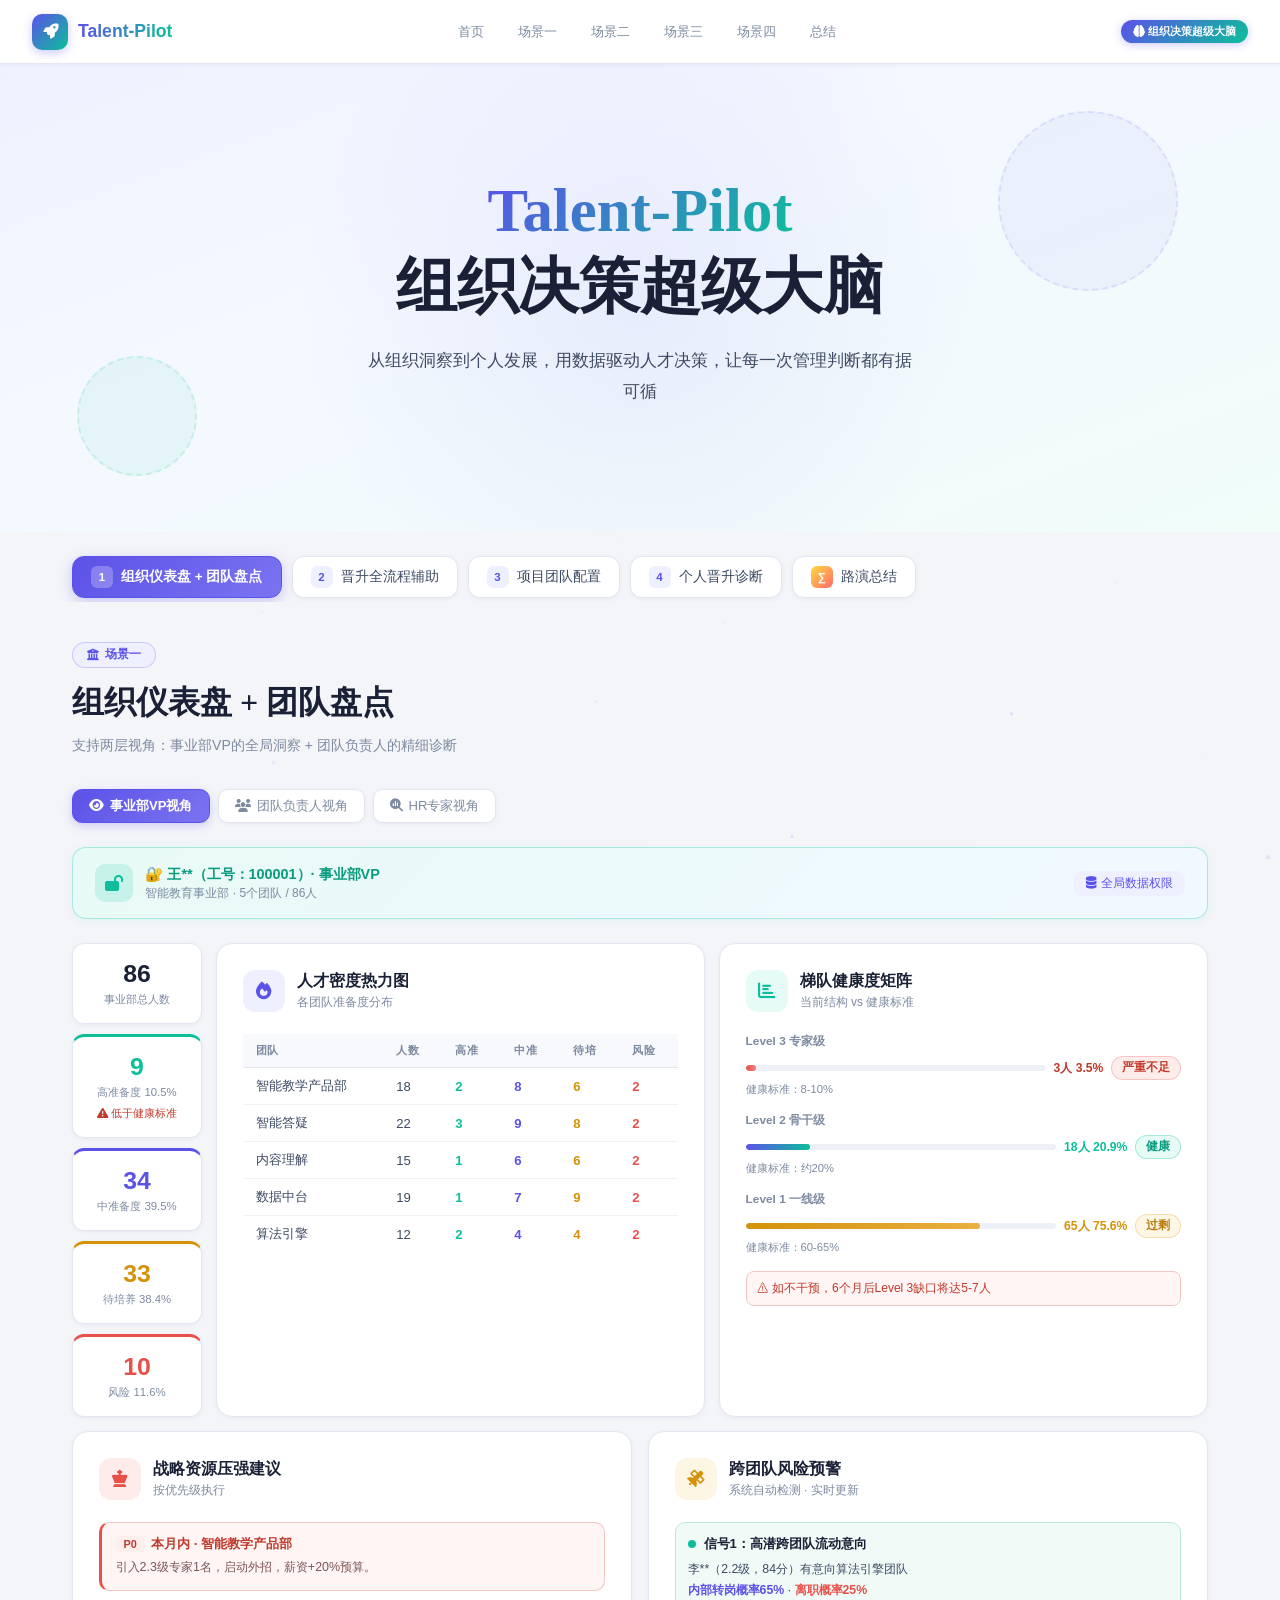
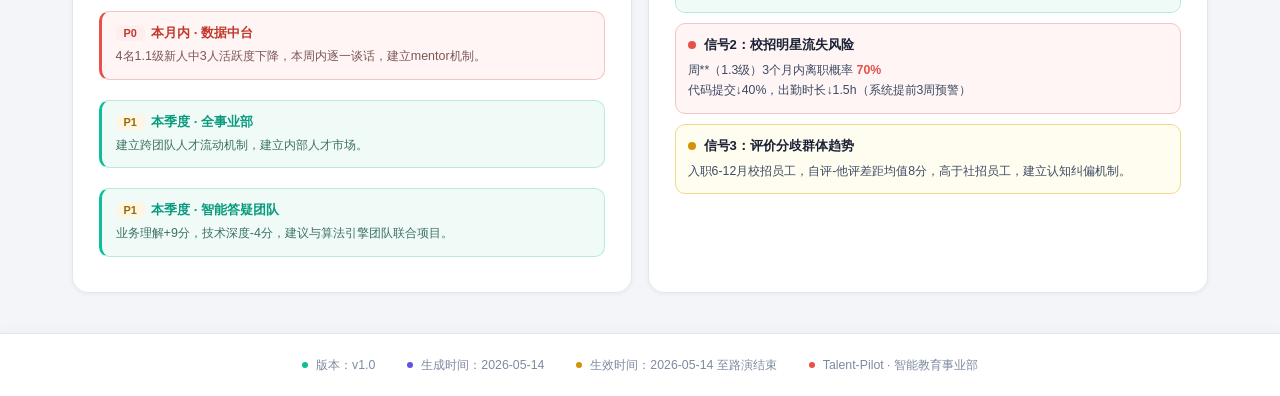
<file: decision-demo-v7.html>
<!DOCTYPE html>
<html lang="zh-CN">
  <head>
    <meta charset="UTF-8">
    <meta name="viewport" content="width=device-width, initial-scale=1.0">
    <title>Talent-Pilot 路演演示系统</title>
    <link rel="stylesheet" href="https://cdn.bootcdn.net/ajax/libs/font-awesome/6.4.0/css/all.min.css">
    <link rel="stylesheet" href="https://cdn.jsdmirror.com/npm/tailwindcss@2.2.19/dist/tailwind.min.css">
    <link rel="stylesheet" href="https://static0.xesimg.com/alading-resources/css/css2.css?family=Noto+Serif+SC:wght@400;500;600;700&family=Noto+Sans+SC:wght@300;400;500;700&display=swap">
    <script src="https://cdn.jsdmirror.com/npm/chart.js@3.7.1/dist/chart.min.js"></script>
    <style>
      :root {
        --primary: #5B52E8;
        --primary-dark: #3F38C4;
        --primary-light: #7B74F0;
        --primary-bg: #EEF0FF;
        --accent: #0CBF9A;
        --accent-bg: #E6FAF6;
        --accent-warm: #E8504A;
        --accent-warm-bg: #FEECEB;
        --accent-yellow: #D4920A;
        --accent-yellow-bg: #FEF6E4;
        --bg-page: #F4F5F9;
        --bg-white: #FFFFFF;
        --bg-card: #FFFFFF;
        --bg-card2: #F8F9FC;
        --text-main: #1A2035;
        --text-sub: #3D4A63;
        --text-muted: #7D8AA0;
        --border: #E2E6F0;
        --border-strong: #C8CFDF;
        --shadow-sm: 0 1px 4px rgba(60, 72, 100, 0.07);
        --shadow-md: 0 4px 20px rgba(60, 72, 100, 0.10);
        --shadow-lg: 0 12px 40px rgba(60, 72, 100, 0.14);
      }

      * {
        box-sizing: border-box;
        margin: 0;
        padding: 0;
      }

      html {
        scroll-behavior: smooth;
      }

      body {
        font-family: "Noto Sans SC", Tahoma, Arial, "Heiti SC", sans-serif;
        background: var(--bg-page);
        color: var(--text-main);
        overflow-x: hidden;
      }

      #canvas-bg {
        position: fixed;
        top: 0;
        left: 0;
        width: 100%;
        height: 100%;
        pointer-events: none;
        z-index: 0;
        opacity: 0.35;
      }

      /* ===== 导航 ===== */
      .nav-bar {
        position: fixed;
        top: 0;
        left: 0;
        right: 0;
        z-index: 100;
        background: rgba(255, 255, 255, 0.92);
        backdrop-filter: blur(20px);
        border-bottom: 1px solid var(--border);
        padding: 0 2rem;
        height: 64px;
        display: flex;
        align-items: center;
        justify-content: space-between;
        box-shadow: var(--shadow-sm);
      }

      .nav-logo {
        display: flex;
        align-items: center;
        gap: 10px;
      }

      .nav-logo-icon {
        width: 36px;
        height: 36px;
        background: linear-gradient(135deg, var(--primary), var(--accent));
        border-radius: 10px;
        display: flex;
        align-items: center;
        justify-content: center;
        font-size: 18px;
        box-shadow: 0 3px 10px rgba(91, 82, 232, 0.3);
      }

      .nav-logo-text {
        font-size: 1.1rem;
        font-weight: 700;
        background: linear-gradient(90deg, var(--primary), var(--accent));
        -webkit-background-clip: text;
        -webkit-text-fill-color: transparent;
        background-clip: text;
      }

      .nav-links {
        display: flex;
        gap: 4px;
      }

      .nav-link {
        padding: 6px 14px;
        border-radius: 8px;
        font-size: 0.82rem;
        color: var(--text-muted);
        cursor: pointer;
        transition: all 0.2s;
        border: 1px solid transparent;
      }

      .nav-link:hover {
        color: var(--primary);
        background: var(--primary-bg);
      }

      .nav-link.active {
        color: var(--primary);
        background: var(--primary-bg);
        border-color: rgba(91, 82, 232, 0.2);
        font-weight: 600;
      }

      .nav-badge {
        background: linear-gradient(135deg, var(--primary), var(--accent));
        color: white;
        font-size: 0.7rem;
        padding: 4px 12px;
        border-radius: 20px;
        font-weight: 600;
        box-shadow: 0 2px 8px rgba(91, 82, 232, 0.3);
      }

      /* ===== 主容器 ===== */
      .main-wrap {
        position: relative;
        z-index: 1;
        padding-top: 64px;
      }

      /* ===== Hero ===== */
      .hero {
        min-height: 52vh;
        display: flex;
        align-items: center;
        justify-content: center;
        text-align: center;
        padding: 3.5rem 2rem;
        position: relative;
        overflow: hidden;
        background: linear-gradient(160deg, #F0F1FF 0%, #F4F8FF 40%, #F0FDF9 100%);
      }

      .hero-glow {
        position: absolute;
        top: 50%;
        left: 50%;
        transform: translate(-50%, -50%);
        width: 700px;
        height: 700px;
        background: radial-gradient(circle, rgba(91, 82, 232, 0.08) 0%, transparent 70%);
        pointer-events: none;
      }

      .hero-deco-1 {
        position: absolute;
        top: 10%;
        right: 8%;
        width: 180px;
        height: 180px;
        border-radius: 50%;
        background: rgba(91, 82, 232, 0.05);
        border: 2px dashed rgba(91, 82, 232, 0.12);
      }

      .hero-deco-2 {
        position: absolute;
        bottom: 12%;
        left: 6%;
        width: 120px;
        height: 120px;
        border-radius: 50%;
        background: rgba(12, 191, 154, 0.06);
        border: 2px dashed rgba(12, 191, 154, 0.15);
      }

      .hero-tag {
        display: inline-flex;
        align-items: center;
        gap: 8px;
        background: white;
        border: 1px solid rgba(91, 82, 232, 0.2);
        border-radius: 30px;
        padding: 6px 18px;
        font-size: 0.82rem;
        color: var(--primary);
        margin-bottom: 1.8rem;
        box-shadow: 0 2px 12px rgba(91, 82, 232, 0.1);
      }

      .hero-title {
        font-family: "Noto Serif SC", serif;
        font-size: clamp(2.4rem, 5vw, 3.8rem);
        font-weight: 700;
        line-height: 1.25;
        color: var(--text-main);
        margin-bottom: 1.2rem;
      }

      .hero-title span {
        background: linear-gradient(135deg, var(--primary), var(--accent));
        -webkit-background-clip: text;
        -webkit-text-fill-color: transparent;
        background-clip: text;
      }

      .hero-subtitle {
        font-size: 1.05rem;
        color: var(--text-sub);
        max-width: 560px;
        margin: 0 auto 1rem;
        line-height: 1.85;
      }

      /* ===== 场景导航 ===== */
      .scene-nav {
        display: flex;
        gap: 10px;
        padding: 1.5rem 2rem 0;
        margin: 0 auto;
        max-width: 1200px;
        overflow-x: auto;
        padding-bottom: 4px;
      }

      .scene-nav::-webkit-scrollbar {
        height: 3px;
      }

      .scene-nav::-webkit-scrollbar-track {
        background: transparent;
      }

      .scene-nav::-webkit-scrollbar-thumb {
        background: var(--primary-light);
        border-radius: 2px;
      }

      .scene-tab {
        flex-shrink: 0;
        display: flex;
        align-items: center;
        gap: 8px;
        padding: 9px 18px;
        border-radius: 12px;
        background: white;
        border: 1px solid var(--border);
        cursor: pointer;
        transition: all 0.25s;
        font-size: 0.85rem;
        color: var(--text-sub);
        box-shadow: var(--shadow-sm);
      }

      .scene-tab:hover {
        background: var(--primary-bg);
        color: var(--primary);
        border-color: rgba(91, 82, 232, 0.3);
      }

      .scene-tab.active {
        background: linear-gradient(135deg, var(--primary), var(--primary-light));
        border-color: var(--primary);
        color: white;
        font-weight: 600;
        box-shadow: 0 4px 14px rgba(91, 82, 232, 0.28);
      }

      .scene-tab-num {
        width: 22px;
        height: 22px;
        border-radius: 6px;
        background: rgba(255, 255, 255, 0.25);
        display: flex;
        align-items: center;
        justify-content: center;
        font-size: 0.72rem;
        font-weight: 700;
      }

      .scene-tab:not(.active) .scene-tab-num {
        background: var(--primary-bg);
        color: var(--primary);
      }

      /* ===== 内容区 ===== */
      .content-section {
        max-width: 1200px;
        margin: 0 auto;
        padding: 2.5rem 2rem;
        display: none;
      }

      .content-section.active {
        display: block;
      }

      /* ===== 卡片 ===== */
      .card {
        background: var(--bg-card);
        border: 1px solid var(--border);
        border-radius: 16px;
        padding: 1.6rem;
        transition: all 0.3s;
        position: relative;
        overflow: hidden;
        box-shadow: var(--shadow-sm);
      }

      .card::before {
        content: '';
        position: absolute;
        top: 0;
        left: 0;
        right: 0;
        height: 3px;
        background: linear-gradient(90deg, var(--primary), var(--accent));
        opacity: 0;
        transition: opacity 0.3s;
      }

      .card:hover::before {
        opacity: 1;
      }

      .card:hover {
        border-color: rgba(91, 82, 232, 0.25);
        transform: translateY(-2px);
        box-shadow: var(--shadow-lg);
      }

      .card-header {
        display: flex;
        align-items: center;
        gap: 12px;
        margin-bottom: 1.4rem;
      }

      .card-icon {
        width: 42px;
        height: 42px;
        border-radius: 12px;
        display: flex;
        align-items: center;
        justify-content: center;
        font-size: 1.1rem;
        flex-shrink: 0;
      }

      .card-title {
        font-size: 0.97rem;
        font-weight: 700;
        color: var(--text-main);
      }

      .card-sub {
        font-size: 0.75rem;
        color: var(--text-muted);
        margin-top: 2px;
      }

      /* ===== 角色面板 ===== */
      .role-panel {
        display: grid;
        grid-template-columns: repeat(auto-fit, minmax(260px, 1fr));
        gap: 14px;
        margin-bottom: 2rem;
      }

      /* ===== 身份验证 ===== */
      .auth-block {
        background: linear-gradient(135deg, #E8FAF6, #F0F9FF);
        border: 1px solid rgba(12, 191, 154, 0.3);
        border-radius: 14px;
        padding: 1rem 1.4rem;
        margin-bottom: 1.5rem;
        display: flex;
        align-items: center;
        gap: 12px;
        box-shadow: 0 2px 12px rgba(12, 191, 154, 0.08);
      }

      .auth-icon {
        width: 38px;
        height: 38px;
        background: rgba(12, 191, 154, 0.15);
        border-radius: 10px;
        display: flex;
        align-items: center;
        justify-content: center;
        color: var(--accent);
        font-size: 1rem;
        flex-shrink: 0;
      }

      .auth-info {
        flex: 1;
      }

      .auth-name {
        font-size: 0.9rem;
        font-weight: 700;
        color: #0A9B7E;
      }

      .auth-meta {
        font-size: 0.75rem;
        color: var(--text-muted);
        margin-top: 1px;
      }

      .auth-scope {
        font-size: 0.75rem;
        color: var(--primary);
        background: var(--primary-bg);
        padding: 4px 12px;
        border-radius: 8px;
        white-space: nowrap;
        font-weight: 500;
      }

      /* ===== 数据表格 ===== */
      .data-table {
        width: 100%;
        border-collapse: collapse;
        font-size: 0.82rem;
      }

      .data-table th {
        padding: 9px 13px;
        text-align: left;
        font-size: 0.71rem;
        font-weight: 700;
        text-transform: uppercase;
        letter-spacing: 0.05em;
        color: var(--text-muted);
        background: var(--bg-card2);
        border-bottom: 1px solid var(--border);
      }

      .data-table td {
        padding: 9px 13px;
        border-bottom: 1px solid #F0F2F8;
        color: var(--text-sub);
      }

      .data-table tr:hover td {
        background: #F7F8FF;
      }

      .data-table tr:last-child td {
        border-bottom: none;
      }

      /* ===== 进度条 ===== */
      .progress-bar {
        height: 6px;
        background: #EEF0F8;
        border-radius: 3px;
        overflow: hidden;
      }

      .progress-fill {
        height: 100%;
        border-radius: 3px;
        background: linear-gradient(90deg, var(--primary), var(--accent));
        transition: width 1.2s cubic-bezier(.4, 0, .2, 1);
      }

      /* ===== 准备度徽章 ===== */
      .readiness-badge {
        display: inline-flex;
        align-items: center;
        gap: 4px;
        padding: 3px 10px;
        border-radius: 20px;
        font-size: 0.74rem;
        font-weight: 600;
      }

      .badge-high {
        background: var(--accent-bg);
        color: #0A9B7E;
        border: 1px solid rgba(12, 191, 154, 0.3);
      }

      .badge-mid {
        background: var(--primary-bg);
        color: var(--primary);
        border: 1px solid rgba(91, 82, 232, 0.25);
      }

      .badge-low {
        background: var(--accent-warm-bg);
        color: #C0392B;
        border: 1px solid rgba(232, 80, 74, 0.25);
      }

      .badge-warn {
        background: var(--accent-yellow-bg);
        color: #B5780A;
        border: 1px solid rgba(212, 146, 10, 0.25);
      }

      /* ===== 风险/建议块 ===== */
      .risk-block {
        background: #FEF5F4;
        border: 1px solid #F5C5C3;
        border-left: 3px solid var(--accent-warm);
        border-radius: 10px;
        padding: 12px 14px;
        margin-bottom: 10px;
      }

      .risk-title {
        font-size: 0.84rem;
        font-weight: 700;
        color: #C0392B;
        margin-bottom: 4px;
      }

      .risk-body {
        font-size: 0.78rem;
        color: #7D5555;
        line-height: 1.65;
      }

      .suggest-block {
        background: #F0FBF8;
        border: 1px solid #B8EAE0;
        border-left: 3px solid var(--accent);
        border-radius: 10px;
        padding: 12px 14px;
        margin-bottom: 10px;
      }

      .suggest-title {
        font-size: 0.84rem;
        font-weight: 700;
        color: #0A9B7E;
        margin-bottom: 4px;
      }

      .suggest-body {
        font-size: 0.78rem;
        color: #3D7065;
        line-height: 1.65;
      }

      /* ===== 优先级标签 ===== */
      .priority-tag {
        display: inline-block;
        padding: 2px 8px;
        border-radius: 5px;
        font-size: 0.68rem;
        font-weight: 700;
        margin-right: 6px;
      }

      .p0 {
        background: #FEE;
        color: #C0392B;
      }

      .p1 {
        background: var(--accent-yellow-bg);
        color: #9A6A00;
      }

      .p2 {
        background: var(--primary-bg);
        color: var(--primary);
      }

      /* ===== 分隔标题 ===== */
      .section-divider {
        display: flex;
        align-items: center;
        gap: 12px;
        margin: 1.8rem 0 1.2rem;
      }

      .section-divider-line {
        flex: 1;
        height: 1px;
        background: var(--border);
      }

      .section-divider-text {
        font-size: 0.78rem;
        font-weight: 700;
        text-transform: uppercase;
        letter-spacing: 0.1em;
        color: var(--text-muted);
        white-space: nowrap;
      }

      /* ===== 能力行 ===== */
      .ability-row {
        display: flex;
        align-items: center;
        gap: 12px;
        padding: 8px 0;
        border-bottom: 1px solid #F0F2F8;
      }

      .ability-name {
        width: 80px;
        font-size: 0.78rem;
        color: var(--text-muted);
        flex-shrink: 0;
      }

      .ability-bar-wrap {
        flex: 1;
      }

      .ability-score {
        width: 36px;
        text-align: right;
        font-size: 0.82rem;
        font-weight: 700;
        flex-shrink: 0;
        color: var(--text-main);
      }

      .ability-diff {
        width: 45px;
        font-size: 0.75rem;
        text-align: right;
        flex-shrink: 0;
      }

      .diff-pos {
        color: var(--accent);
        font-weight: 700;
      }

      .diff-neg {
        color: var(--accent-warm);
        font-weight: 700;
      }

      /* ===== Aha Moment ===== */
      .aha-block {
        background: linear-gradient(135deg, #F0EEFF, #E8FAF6);
        border: 1px solid rgba(91, 82, 232, 0.2);
        border-radius: 14px;
        padding: 1.4rem 1.8rem;
        margin-top: 2rem;
        position: relative;
        box-shadow: var(--shadow-sm);
      }

      .aha-block::before {
        content: '💡';
        position: absolute;
        top: -14px;
        left: 24px;
        font-size: 1.3rem;
        background: var(--bg-page);
        padding: 0 6px;
      }

      .aha-title {
        font-size: 0.75rem;
        color: var(--primary);
        font-weight: 700;
        text-transform: uppercase;
        letter-spacing: 0.08em;
        margin-bottom: 0.6rem;
      }

      .aha-text {
        font-size: 0.9rem;
        color: var(--text-sub);
        line-height: 1.75;
        font-style: italic;
      }

      /* ===== 步进流程 ===== */
      .step-flow {
        display: flex;
        flex-direction: column;
        gap: 0;
      }

      .step-item {
        display: flex;
        gap: 16px;
      }

      .step-left {
        display: flex;
        flex-direction: column;
        align-items: center;
      }

      .step-dot {
        width: 32px;
        height: 32px;
        border-radius: 50%;
        display: flex;
        align-items: center;
        justify-content: center;
        font-size: 0.78rem;
        font-weight: 700;
        flex-shrink: 0;
      }

      .step-line {
        width: 2px;
        flex: 1;
        min-height: 24px;
        margin: 4px 0;
      }

      .step-content {
        padding-bottom: 20px;
        flex: 1;
      }

      .step-title {
        font-size: 0.88rem;
        font-weight: 600;
        margin-bottom: 4px;
      }

      .step-desc {
        font-size: 0.78rem;
        color: var(--text-muted);
        line-height: 1.6;
      }

      /* ===== 图表 ===== */
      .chart-wrap {
        position: relative;
        height: 280px;
      }

      /* ===== 指标卡 ===== */
      .metric-grid {
        display: grid;
        grid-template-columns: repeat(auto-fit, minmax(130px, 1fr));
        gap: 12px;
        margin-bottom: 1.5rem;
      }

      .metric-card {
        background: var(--bg-card);
        border: 1px solid var(--border);
        border-radius: 12px;
        padding: 1rem;
        text-align: center;
        box-shadow: var(--shadow-sm);
        transition: all 0.25s;
      }

      .metric-card:hover {
        border-color: rgba(91, 82, 232, 0.3);
        box-shadow: var(--shadow-md);
        transform: translateY(-1px);
      }

      .metric-num {
        font-size: 1.55rem;
        font-weight: 700;
      }

      .metric-label {
        font-size: 0.71rem;
        color: var(--text-muted);
        margin-top: 4px;
      }

      .metric-trend {
        font-size: 0.71rem;
        margin-top: 6px;
      }

      /* ===== 双列布局 ===== */
      .two-col {
        display: grid;
        grid-template-columns: 1fr 1fr;
        gap: 16px;
      }

      @media (max-width: 1024px) {

        [style*="grid-template-columns:auto 1fr 1fr"],
        [style*="grid-template-columns:1fr 1fr 1fr"] {
          grid-template-columns: 1fr 1fr !important;
        }
      }

      @media (max-width: 768px) {
        .two-col {
          grid-template-columns: 1fr;
        }

        .role-panel {
          grid-template-columns: 1fr;
        }

        .nav-links {
          display: none;
        }

        [style*="grid-template-columns:auto 1fr 1fr"],
        [style*="grid-template-columns:1fr 1fr 1fr"],
        [style*="grid-template-columns:repeat(3,1fr)"],
        [style*="grid-template-columns:repeat(4,1fr)"],
        [style*="grid-template-columns:repeat(5,1fr)"] {
          grid-template-columns: 1fr 1fr !important;
        }
      }

      @media (max-width: 480px) {
        [style*="grid-template-columns"] {
          grid-template-columns: 1fr !important;
        }
      }

      /* ===== 场景标题 ===== */
      .scene-header {
        margin-bottom: 2rem;
      }

      .scene-tag {
        display: inline-flex;
        align-items: center;
        gap: 6px;
        background: var(--primary-bg);
        border: 1px solid rgba(91, 82, 232, 0.25);
        border-radius: 20px;
        padding: 4px 14px;
        font-size: 0.74rem;
        color: var(--primary);
        margin-bottom: 0.8rem;
        font-weight: 600;
      }

      .scene-title {
        font-family: "Noto Serif SC", serif;
        font-size: clamp(1.4rem, 3vw, 2rem);
        font-weight: 700;
        color: var(--text-main);
        margin-bottom: 0.5rem;
      }

      .scene-desc {
        font-size: 0.88rem;
        color: var(--text-muted);
        line-height: 1.75;
      }

      /* ===== 层级切换 ===== */
      .layer-tabs {
        display: flex;
        gap: 8px;
        margin-bottom: 1.5rem;
        flex-wrap: wrap;
      }

      .layer-tab {
        padding: 7px 16px;
        border-radius: 10px;
        font-size: 0.82rem;
        cursor: pointer;
        transition: all 0.25s;
        border: 1px solid var(--border);
        color: var(--text-muted);
        background: white;
        box-shadow: var(--shadow-sm);
      }

      .layer-tab:hover {
        color: var(--primary);
        border-color: rgba(91, 82, 232, 0.3);
        background: var(--primary-bg);
      }

      .layer-tab.active {
        background: linear-gradient(135deg, var(--primary), var(--primary-light));
        border-color: var(--primary);
        color: white;
        font-weight: 600;
        box-shadow: 0 3px 10px rgba(91, 82, 232, 0.25);
      }

      .layer-content {
        display: none;
      }

      .layer-content.active {
        display: block;
      }

      /* ===== 滚动条 ===== */
      ::-webkit-scrollbar {
        width: 6px;
        height: 6px;
      }

      ::-webkit-scrollbar-track {
        background: var(--bg-page);
      }

      ::-webkit-scrollbar-thumb {
        background: #C8CFDF;
        border-radius: 3px;
      }

      /* ===== 总结卡片 ===== */
      .summary-grid {
        display: grid;
        grid-template-columns: repeat(auto-fit, minmax(220px, 1fr));
        gap: 16px;
      }

      .summary-card {
        background: white;
        border: 1px solid var(--border);
        border-radius: 16px;
        padding: 1.4rem;
        position: relative;
        overflow: hidden;
        transition: all 0.3s;
        box-shadow: var(--shadow-sm);
      }

      .summary-card:hover {
        border-color: rgba(91, 82, 232, 0.3);
        transform: translateY(-4px);
        box-shadow: var(--shadow-lg);
      }

      .summary-card-stripe {
        position: absolute;
        top: 0;
        left: 0;
        right: 0;
        height: 4px;
        border-radius: 16px 16px 0 0;
      }

      .summary-scene-num {
        font-size: 0.7rem;
        font-weight: 700;
        text-transform: uppercase;
        letter-spacing: 0.1em;
        margin-bottom: 10px;
      }

      .summary-scene-title {
        font-size: 0.95rem;
        font-weight: 700;
        color: var(--text-main);
        margin-bottom: 8px;
      }

      .summary-scene-desc {
        font-size: 0.78rem;
        color: var(--text-muted);
        line-height: 1.6;
        margin-bottom: 12px;
      }

      .summary-aha {
        font-size: 0.78rem;
        color: var(--primary);
        font-style: italic;
        line-height: 1.5;
      }

      /* ===== 动画 ===== */
      @keyframes fadeInUp {
        from {
          opacity: 0;
          transform: translateY(18px);
        }

        to {
          opacity: 1;
          transform: translateY(0);
        }
      }

      @keyframes pulse-soft {

        0%,
        100% {
          opacity: 1;
        }

        50% {
          opacity: 0.4;
        }
      }

      .live-dot {
        width: 8px;
        height: 8px;
        border-radius: 50%;
        background: var(--accent);
        animation: pulse-soft 2s infinite;
        flex-shrink: 0;
      }

      .live-dot-warn {
        width: 8px;
        height: 8px;
        border-radius: 50%;
        background: var(--accent-warm);
        animation: pulse-soft 1.5s infinite;
        flex-shrink: 0;
      }

      .live-dot-yellow {
        width: 8px;
        height: 8px;
        border-radius: 50%;
        background: #D4920A;
        animation: pulse-soft 2s infinite;
        flex-shrink: 0;
      }

      /* ===== 版本信息 ===== */
      .version-bar {
        background: white;
        border-top: 1px solid var(--border);
        padding: 1.4rem 2rem;
        display: flex;
        align-items: center;
        justify-content: center;
        gap: 2rem;
        flex-wrap: wrap;
        box-shadow: 0 -2px 10px rgba(60, 72, 100, 0.04);
      }

      .version-item {
        display: flex;
        align-items: center;
        gap: 8px;
        font-size: 0.77rem;
        color: var(--text-muted);
      }

      .version-dot {
        width: 6px;
        height: 6px;
        border-radius: 50%;
      }

      /* ===== 决策节点 ===== */
      .decision-node {
        background: var(--bg-card2);
        border: 1px solid var(--border);
        border-radius: 10px;
        padding: 10px 14px;
        font-size: 0.8rem;
        margin-bottom: 8px;
        color: var(--text-sub);
      }

      /* ===== 标题装饰线 ===== */
      .section-title-line {
        display: flex;
        align-items: center;
        gap: 10px;
        margin-bottom: 1rem;
      }

      .section-title-line-bar {
        width: 4px;
        height: 18px;
        border-radius: 2px;
        background: linear-gradient(180deg, var(--primary), var(--accent));
        flex-shrink: 0;
      }

      .section-title-text {
        font-size: 0.9rem;
        font-weight: 700;
        color: var(--text-main);
      }

      .gap-section {
        margin-top: 16px;
      }
    </style>
  </head>

  <body>
    <canvas id="canvas-bg"></canvas>

    <!-- ===== 导航栏 ===== -->
    <nav class="nav-bar">
      <div class="nav-logo">
        <div class="nav-logo-icon">
          <i class="fas fa-rocket" style="color:white;font-size:0.95rem"></i>
        </div>
        <span class="nav-logo-text">Talent-Pilot</span>
      </div>
      <div class="nav-links">
        <span class="nav-link" onclick="scrollToSection('hero')">首页</span>
        <span class="nav-link" onclick="switchScene(0);scrollToSection('scenes')">场景一</span>
        <span class="nav-link" onclick="switchScene(1);scrollToSection('scenes')">场景二</span>
        <span class="nav-link" onclick="switchScene(2);scrollToSection('scenes')">场景三</span>
        <span class="nav-link" onclick="switchScene(3);scrollToSection('scenes')">场景四</span>
        <span class="nav-link" onclick="switchScene(4);scrollToSection('scenes')">总结</span>
      </div>
      <span class="nav-badge"><i class="fas fa-brain mr-1" style="font-size:0.75rem"></i> 组织决策超级大脑</span>
    </nav>

    <div class="main-wrap">

      <!-- ===== Hero ===== -->
      <section class="hero" id="hero">
        <div class="hero-glow"></div>
        <div class="hero-deco-1"></div>
        <div class="hero-deco-2"></div>
        <div style="position:relative;z-index:2;width:100%;max-width:760px">
          <h1 class="hero-title">
            <span>Talent-Pilot</span><br>
            组织决策超级大脑
          </h1>
          <p class="hero-subtitle">
            从组织洞察到个人发展，用数据驱动人才决策，让每一次管理判断都有据可循
          </p>
        </div>
      </section>

      <!-- ===== 场景标签导航 ===== -->
      <section id="scenes">
        <div class="scene-nav">
          <div class="scene-tab active" onclick="switchScene(0)">
            <div class="scene-tab-num">1</div>组织仪表盘 + 团队盘点
          </div>
          <div class="scene-tab" onclick="switchScene(1)">
            <div class="scene-tab-num">2</div>晋升全流程辅助
          </div>
          <div class="scene-tab" onclick="switchScene(2)">
            <div class="scene-tab-num">3</div>项目团队配置
          </div>
          <div class="scene-tab" onclick="switchScene(3)">
            <div class="scene-tab-num">4</div>个人晋升诊断
          </div>
          <div class="scene-tab" onclick="switchScene(4)">
            <div class="scene-tab-num" style="background:linear-gradient(135deg,#FFD93D,#FF6B6B);color:white">∑</div>路演总结
          </div>
        </div>

        <!-- ============================================================
             场景一：组织仪表盘 + 团队盘点
        ============================================================ -->
        <div class="content-section active" id="scene-0">
          <div class="scene-header">
            <div class="scene-tag"><i class="fas fa-building-columns"></i> 场景一</div>
            <h2 class="scene-title">组织仪表盘 + 团队盘点</h2>
            <p class="scene-desc">支持两层视角：事业部VP的全局洞察 + 团队负责人的精细诊断</p>
          </div>

          <div class="layer-tabs">
            <button class="layer-tab active" onclick="switchLayer('s1',0)">
              <i class="fas fa-eye" style="margin-right:6px"></i>事业部VP视角
            </button>
            <button class="layer-tab" onclick="switchLayer('s1',1)">
              <i class="fas fa-users" style="margin-right:6px"></i>团队负责人视角
            </button>
            <button class="layer-tab" onclick="switchLayer('s1',2)">
              <i class="fas fa-magnifying-glass-chart" style="margin-right:6px"></i>HR专家视角
            </button>
          </div>

          <!-- VP视角 -->
          <div class="layer-content active" id="s1-layer-0">
            <div class="auth-block">
              <div class="auth-icon"><i class="fas fa-lock-open"></i></div>
              <div class="auth-info">
                <div class="auth-name">🔐 王**（工号：100001）· 事业部VP</div>
                <div class="auth-meta">智能教育事业部 · 5个团队 / 86人</div>
              </div>
              <div class="auth-scope"><i class="fas fa-database" style="margin-right:4px"></i>全局数据权限</div>
            </div>

            <!-- 顶部指标 + 热力图 + 梯队矩阵 三列布局 -->
            <div style="display:grid;grid-template-columns:auto 1fr 1fr;gap:14px;align-items:start;margin-bottom:14px">
              <!-- 指标列 -->
              <div style="display:flex;flex-direction:column;gap:10px;min-width:130px">
                <div class="metric-card">
                  <div class="metric-num" style="color:var(--text-main)">86</div>
                  <div class="metric-label">事业部总人数</div>
                </div>
                <div class="metric-card" style="border-top:3px solid var(--accent)">
                  <div class="metric-num" style="color:var(--accent)">9</div>
                  <div class="metric-label">高准备度 10.5%</div>
                  <div class="metric-trend" style="color:#C0392B"><i class="fas fa-triangle-exclamation"></i> 低于健康标准</div>
                </div>
                <div class="metric-card" style="border-top:3px solid var(--primary)">
                  <div class="metric-num" style="color:var(--primary)">34</div>
                  <div class="metric-label">中准备度 39.5%</div>
                </div>
                <div class="metric-card" style="border-top:3px solid #D4920A">
                  <div class="metric-num" style="color:#D4920A">33</div>
                  <div class="metric-label">待培养 38.4%</div>
                </div>
                <div class="metric-card" style="border-top:3px solid var(--accent-warm)">
                  <div class="metric-num" style="color:var(--accent-warm)">10</div>
                  <div class="metric-label">风险 11.6%</div>
                </div>
              </div>

              <!-- 热力图 -->
              <div class="card" style="height:100%">
                <div class="card-header">
                  <div class="card-icon" style="background:var(--primary-bg)"><i class="fas fa-fire" style="color:var(--primary)"></i></div>
                  <div>
                    <div class="card-title">人才密度热力图</div>
                    <div class="card-sub">各团队准备度分布</div>
                  </div>
                </div>
                <table class="data-table">
                  <thead>
                    <tr>
                      <th>团队</th>
                      <th>人数</th>
                      <th>高准</th>
                      <th>中准</th>
                      <th>待培</th>
                      <th>风险</th>
                    </tr>
                  </thead>
                  <tbody>
                    <tr>
                      <td>智能教学产品部</td>
                      <td>18</td>
                      <td><b style="color:var(--accent)">2</b></td>
                      <td><b style="color:var(--primary)">8</b></td>
                      <td><b style="color:#D4920A">6</b></td>
                      <td><b style="color:var(--accent-warm)">2</b></td>
                    </tr>
                    <tr>
                      <td>智能答疑</td>
                      <td>22</td>
                      <td><b style="color:var(--accent)">3</b></td>
                      <td><b style="color:var(--primary)">9</b></td>
                      <td><b style="color:#D4920A">8</b></td>
                      <td><b style="color:var(--accent-warm)">2</b></td>
                    </tr>
                    <tr>
                      <td>内容理解</td>
                      <td>15</td>
                      <td><b style="color:var(--accent)">1</b></td>
                      <td><b style="color:var(--primary)">6</b></td>
                      <td><b style="color:#D4920A">6</b></td>
                      <td><b style="color:var(--accent-warm)">2</b></td>
                    </tr>
                    <tr>
                      <td>数据中台</td>
                      <td>19</td>
                      <td><b style="color:var(--accent)">1</b></td>
                      <td><b style="color:var(--primary)">7</b></td>
                      <td><b style="color:#D4920A">9</b></td>
                      <td><b style="color:var(--accent-warm)">2</b></td>
                    </tr>
                    <tr>
                      <td>算法引擎</td>
                      <td>12</td>
                      <td><b style="color:var(--accent)">2</b></td>
                      <td><b style="color:var(--primary)">4</b></td>
                      <td><b style="color:#D4920A">4</b></td>
                      <td><b style="color:var(--accent-warm)">2</b></td>
                    </tr>
                  </tbody>
                </table>
              </div>

              <!-- 梯队矩阵 -->
              <div class="card" style="height:100%">
                <div class="card-header">
                  <div class="card-icon" style="background:var(--accent-bg)"><i class="fas fa-chart-bar" style="color:var(--accent)"></i></div>
                  <div>
                    <div class="card-title">梯队健康度矩阵</div>
                    <div class="card-sub">当前结构 vs 健康标准</div>
                  </div>
                </div>
                <div style="margin-bottom:1rem">
                  <div style="font-size:0.74rem;color:var(--text-muted);margin-bottom:6px;font-weight:600">Level 3 专家级</div>
                  <div style="display:flex;align-items:center;gap:8px;margin-bottom:2px">
                    <div style="flex:1">
                      <div class="progress-bar">
                        <div class="progress-fill" style="width:3.5%;background:linear-gradient(90deg,#E8504A,#F08080)"></div>
                      </div>
                    </div>
                    <span style="font-size:0.76rem;color:#C0392B;font-weight:600;white-space:nowrap">3人 3.5%</span>
                    <span class="readiness-badge badge-low">严重不足</span>
                  </div>
                  <div style="font-size:0.7rem;color:var(--text-muted)">健康标准：8-10%</div>
                </div>
                <div style="margin-bottom:1rem">
                  <div style="font-size:0.74rem;color:var(--text-muted);margin-bottom:6px;font-weight:600">Level 2 骨干级</div>
                  <div style="display:flex;align-items:center;gap:8px;margin-bottom:2px">
                    <div style="flex:1">
                      <div class="progress-bar">
                        <div class="progress-fill" style="width:20.9%"></div>
                      </div>
                    </div>
                    <span style="font-size:0.76rem;color:var(--accent);font-weight:600;white-space:nowrap">18人 20.9%</span>
                    <span class="readiness-badge badge-high">健康</span>
                  </div>
                  <div style="font-size:0.7rem;color:var(--text-muted)">健康标准：约20%</div>
                </div>
                <div style="margin-bottom:1rem">
                  <div style="font-size:0.74rem;color:var(--text-muted);margin-bottom:6px;font-weight:600">Level 1 一线级</div>
                  <div style="display:flex;align-items:center;gap:8px;margin-bottom:2px">
                    <div style="flex:1">
                      <div class="progress-bar">
                        <div class="progress-fill" style="width:75.6%;background:linear-gradient(90deg,#D4920A,#E8B040)"></div>
                      </div>
                    </div>
                    <span style="font-size:0.76rem;color:#D4920A;font-weight:600;white-space:nowrap">65人 75.6%</span>
                    <span class="readiness-badge badge-warn">过剩</span>
                  </div>
                  <div style="font-size:0.7rem;color:var(--text-muted)">健康标准：60-65%</div>
                </div>
                <div style="padding:8px 10px;background:#FEF5F4;border-radius:8px;border:1px solid #F5C5C3;font-size:0.75rem;color:#C0392B">
                  ⚠ 如不干预，6个月后Level 3缺口将达5-7人
                </div>
              </div>
            </div>

            <!-- 战略建议 + 风险预警 两列 -->
            <div class="two-col">
              <div class="card">
                <div class="card-header">
                  <div class="card-icon" style="background:var(--accent-warm-bg)"><i class="fas fa-chess-king" style="color:var(--accent-warm)"></i></div>
                  <div>
                    <div class="card-title">战略资源压强建议</div>
                    <div class="card-sub">按优先级执行</div>
                  </div>
                </div>
                <div style="display:flex;flex-direction:column;gap:10px">
                  <div class="risk-block">
                    <div class="risk-title"><span class="priority-tag p0">P0</span>本月内 · 智能教学产品部</div>
                    <div class="risk-body">引入2.3级专家1名，启动外招，薪资+20%预算。</div>
                  </div>
                  <div class="risk-block">
                    <div class="risk-title"><span class="priority-tag p0">P0</span>本月内 · 数据中台</div>
                    <div class="risk-body">4名1.1级新人中3人活跃度下降，本周内逐一谈话，建立mentor机制。</div>
                  </div>
                  <div class="suggest-block">
                    <div class="suggest-title"><span class="priority-tag p1">P1</span>本季度 · 全事业部</div>
                    <div class="suggest-body">建立跨团队人才流动机制，建立内部人才市场。</div>
                  </div>
                  <div class="suggest-block">
                    <div class="suggest-title"><span class="priority-tag p1">P1</span>本季度 · 智能答疑团队</div>
                    <div class="suggest-body">业务理解+9分，技术深度-4分，建议与算法引擎团队联合项目。</div>
                  </div>
                </div>
              </div>

              <div class="card">
                <div class="card-header">
                  <div class="card-icon" style="background:var(--accent-yellow-bg)"><i class="fas fa-satellite" style="color:#D4920A"></i></div>
                  <div>
                    <div class="card-title">跨团队风险预警</div>
                    <div class="card-sub">系统自动检测 · 实时更新</div>
                  </div>
                </div>
                <div style="display:flex;flex-direction:column;gap:10px">
                  <div style="background:#F0FBF8;border:1px solid #B8EAE0;border-radius:10px;padding:12px">
                    <div style="display:flex;align-items:center;gap:8px;margin-bottom:6px">
                      <div class="live-dot"></div>
                      <span style="font-size:0.82rem;font-weight:700;color:var(--text-main)">信号1：高潜跨团队流动意向</span>
                    </div>
                    <div style="font-size:0.77rem;color:var(--text-sub);line-height:1.65">李**（2.2级，84分）有意向算法引擎团队<br><span style="color:var(--primary);font-weight:600">内部转岗概率65%</span> · <span style="color:var(--accent-warm);font-weight:600">离职概率25%</span></div>
                  </div>
                  <div style="background:#FEF5F4;border:1px solid #F5C5C3;border-radius:10px;padding:12px">
                    <div style="display:flex;align-items:center;gap:8px;margin-bottom:6px">
                      <div class="live-dot-warn"></div>
                      <span style="font-size:0.82rem;font-weight:700;color:var(--text-main)">信号2：校招明星流失风险</span>
                    </div>
                    <div style="font-size:0.77rem;color:var(--text-sub);line-height:1.65">周**（1.3级）3个月内离职概率 <span style="color:var(--accent-warm);font-weight:700">70%</span><br>代码提交↓40%，出勤时长↓1.5h（系统提前3周预警）</div>
                  </div>
                  <div style="background:#FFFDF0;border:1px solid #F0D98A;border-radius:10px;padding:12px">
                    <div style="display:flex;align-items:center;gap:8px;margin-bottom:6px">
                      <div class="live-dot-yellow"></div>
                      <span style="font-size:0.82rem;font-weight:700;color:var(--text-main)">信号3：评价分歧群体趋势</span>
                    </div>
                    <div style="font-size:0.77rem;color:var(--text-sub);line-height:1.65">入职6-12月校招员工，自评-他评差距均值8分，高于社招员工，建立认知纠偏机制。</div>
                  </div>
                </div>
              </div>
            </div>
          </div>

          <!-- HR专家视角 -->
          <div class="layer-content" id="s1-layer-2">
            <div class="auth-block">
              <div class="auth-icon"><i class="fas fa-lock-open"></i></div>
              <div class="auth-info">
                <div class="auth-name">🔐 赵**（工号：300001）· HRBP Leader</div>
                <div class="auth-meta">异常人才识别报告 · 智能教学产品部</div>
              </div>
              <div class="auth-scope"><i class="fas fa-triangle-exclamation" style="margin-right:4px"></i>18人 · 4例异常 · 1个群体风险</div>
            </div>

            <!-- 案例1 -->
            <div class="card" style="margin-bottom:16px;border-left:4px solid var(--accent-warm)">
              <div class="card-header">
                <div class="card-icon" style="background:var(--accent-warm-bg)">
                  <i class="fas fa-person-falling" style="color:var(--accent-warm)"></i>
                </div>
                <div style="flex:1">
                  <div style="display:flex;align-items:center;gap:10px;flex-wrap:wrap">
                    <div class="card-title">案例 1 · 高潜流失风险</div>
                    <span class="readiness-badge badge-low">高风险</span>
                    <span style="background:#FEE;color:#C0392B;font-size:0.7rem;font-weight:700;padding:3px 10px;border-radius:20px;border:1px solid #F5C5C3">⏱ 48小时内干预</span>
                  </div>
                  <div class="card-sub">周**（1.3级，校招明星）· 入职1.8年</div>
                </div>
              </div>

              <div class="two-col" style="margin-bottom:14px">
                <div>
                  <div class="section-title-line" style="margin-bottom:10px">
                    <div class="section-title-line-bar"></div>
                    <div class="section-title-text">历史标签</div>
                  </div>
                  <div style="display:flex;flex-wrap:wrap;gap:7px">
                    <span style="background:var(--accent-yellow-bg);color:#9A6A00;font-size:0.73rem;font-weight:600;padding:3px 10px;border-radius:8px;border:1px solid rgba(212,146,10,0.2)">🏆 校招尖子生</span>
                    <span style="background:var(--accent-yellow-bg);color:#9A6A00;font-size:0.73rem;font-weight:600;padding:3px 10px;border-radius:8px;border:1px solid rgba(212,146,10,0.2)">🥇 转正答辩第一名</span>
                    <span style="background:var(--accent-yellow-bg);color:#9A6A00;font-size:0.73rem;font-weight:600;padding:3px 10px;border-radius:8px;border:1px solid rgba(212,146,10,0.2)">📈 历史绩效95分</span>
                  </div>
                </div>
                <div>
                  <div class="section-title-line" style="margin-bottom:10px">
                    <div class="section-title-line-bar" style="background:linear-gradient(180deg,var(--accent-warm),#F08080)"></div>
                    <div class="section-title-text">风险信号（系统提前3周预警）</div>
                  </div>
                  <div style="display:flex;flex-direction:column;gap:6px">
                    <div style="display:flex;align-items:center;gap:8px;font-size:0.78rem">
                      <div class="live-dot-warn"></div><span style="color:var(--text-sub)">绩效趋势：<b style="color:#C0392B">95→88→82分</b>（连续下滑）</span>
                    </div>
                    <div style="display:flex;align-items:center;gap:8px;font-size:0.78rem">
                      <div class="live-dot-warn"></div><span style="color:var(--text-sub)">代码提交：每天3-4次 → <b style="color:#C0392B">1-2次</b></span>
                    </div>
                    <div style="display:flex;align-items:center;gap:8px;font-size:0.78rem">
                      <div class="live-dot-warn"></div><span style="color:var(--text-sub)">主动任务：Q1主动认领3个，Q2仅 <b style="color:#C0392B">1个</b></span>
                    </div>
                    <div style="display:flex;align-items:center;gap:8px;font-size:0.78rem">
                      <div class="live-dot-warn"></div><span style="color:var(--text-sub)">技术文章阅读：下降 <b style="color:#C0392B">60%</b></span>
                    </div>
                    <div style="display:flex;align-items:center;gap:8px;font-size:0.78rem">
                      <div class="live-dot-warn"></div><span style="color:var(--text-sub)">日均出勤时长：降低 <b style="color:#C0392B">1.5h</b></span>
                    </div>
                  </div>
                </div>
              </div>

              <div style="background:#FFFDF0;border:1px solid #F0D98A;border-radius:10px;padding:12px 14px;margin-bottom:12px">
                <div style="font-size:0.74rem;color:#9A6A00;font-weight:700;margin-bottom:5px"><i class="fas fa-magnifying-glass" style="margin-right:5px"></i>深度归因</div>
                <div style="font-size:0.8rem;color:var(--text-sub);line-height:1.75">这不是能力不足，而是"高潜员工的成长焦虑"。周**从1.1快速晋升到1.3，一直是最优秀的新人。现在晋升2.1需要跨级，难度陡增，同期同学开始分化，他开始迷茫该往哪走。</div>
              </div>

              <div class="section-title-line" style="margin-bottom:10px">
                <div class="section-title-line-bar" style="background:linear-gradient(180deg,var(--accent),#0AB889)"></div>
                <div class="section-title-text">干预方案（48小时内）</div>
              </div>
              <div class="step-flow">
                <div class="step-item">
                  <div class="step-left">
                    <div class="step-dot" style="background:rgba(91,82,232,0.15);color:var(--primary)">1</div>
                    <div class="step-line" style="background:rgba(91,82,232,0.15)"></div>
                  </div>
                  <div class="step-content">
                    <div class="step-title">总监亲自面谈</div>
                    <div class="step-desc">核心问题："未来3年想成为什么样的人"</div>
                  </div>
                </div>
                <div class="step-item">
                  <div class="step-left">
                    <div class="step-dot" style="background:rgba(12,191,154,0.15);color:var(--accent)">2</div>
                    <div class="step-line" style="background:rgba(12,191,154,0.15)"></div>
                  </div>
                  <div class="step-content">
                    <div class="step-title">针对性发展方案</div>
                    <div class="step-desc">安排与2.3级专家1对1，给予项目owner机会，明确内部发展路径</div>
                  </div>
                </div>
                <div class="step-item">
                  <div class="step-left">
                    <div class="step-dot" style="background:rgba(212,146,10,0.15);color:#D4920A">3</div>
                  </div>
                  <div class="step-content">
                    <div class="step-title">建立长期联系</div>
                    <div class="step-desc">即使离开也好聚好散，维护雇主品牌</div>
                  </div>
                </div>
              </div>
              <div style="margin-top:10px;padding:8px 13px;background:var(--accent-bg);border-radius:8px;font-size:0.78rem;color:#0A9B7E;font-weight:600">
                📊 预期结果：如果干预及时，<b>60%</b>概率可挽回
              </div>
            </div>

            <!-- 案例2 -->
            <div class="card" style="margin-bottom:16px;border-left:4px solid var(--primary)">
              <div class="card-header">
                <div class="card-icon" style="background:var(--primary-bg)">
                  <i class="fas fa-scale-unbalanced" style="color:var(--primary)"></i>
                </div>
                <div style="flex:1">
                  <div style="display:flex;align-items:center;gap:10px;flex-wrap:wrap">
                    <div class="card-title">案例 2 · 评价分歧型</div>
                    <span class="readiness-badge badge-low">高风险</span>
                    <span style="background:var(--primary-bg);color:var(--primary);font-size:0.7rem;font-weight:700;padding:3px 10px;border-radius:20px;border:1px solid rgba(91,82,232,0.2)">⏱ 本周内启动干预</span>
                  </div>
                  <div class="card-sub">吴**（1.2级，985硕士）· 入职10个月</div>
                </div>
              </div>

              <div class="two-col" style="margin-bottom:14px">
                <div>
                  <div style="background:var(--bg-card2);border:1px solid var(--border);border-radius:10px;padding:14px;text-align:center">
                    <div style="font-size:0.74rem;color:var(--text-muted);margin-bottom:6px">评价对比</div>
                    <div style="display:flex;justify-content:center;align-items:center;gap:16px">
                      <div>
                        <div style="font-size:1.5rem;font-weight:700;color:var(--primary)">90</div>
                        <div style="font-size:0.72rem;color:var(--text-muted)">自评</div>
                      </div>
                      <div style="font-size:1.3rem;color:var(--accent-warm)">→</div>
                      <div>
                        <div style="font-size:1.5rem;font-weight:700;color:var(--accent-warm)">74</div>
                        <div style="font-size:0.72rem;color:var(--text-muted)">上级评</div>
                      </div>
                      <div>
                        <div style="font-size:1.5rem;font-weight:700;color:#C0392B">-16</div>
                        <div style="font-size:0.72rem;color:#C0392B;font-weight:600">差距</div>
                      </div>
                    </div>
                  </div>
                </div>
                <div style="background:#FFFDF0;border:1px solid #F0D98A;border-radius:10px;padding:13px">
                  <div style="font-size:0.74rem;color:#9A6A00;font-weight:700;margin-bottom:6px"><i class="fas fa-magnifying-glass" style="margin-right:5px"></i>深度归因</div>
                  <div style="font-size:0.78rem;color:var(--text-sub);line-height:1.7">典型的"好学生心态"，习惯了被表扬，不习惯被挑战。入职6-12个月校招均值差距<b>8分</b>，吴**是均值的<b style="color:#C0392B">2倍</b>。</div>
                </div>
              </div>

              <div class="section-title-line" style="margin-bottom:10px">
                <div class="section-title-line-bar" style="background:linear-gradient(180deg,var(--accent),#0AB889)"></div>
                <div class="section-title-text">9周认知纠偏计划</div>
              </div>
              <div style="display:grid;grid-template-columns:repeat(auto-fit,minmax(180px,1fr));gap:10px;margin-bottom:10px">
                <div style="background:var(--primary-bg);border:1px solid rgba(91,82,232,0.2);border-radius:10px;padding:11px">
                  <div style="font-size:0.7rem;color:var(--primary);font-weight:700;margin-bottom:5px">Week 1 · 打破认知</div>
                  <div style="font-size:0.76rem;color:var(--text-sub)">展示同事协作反馈，直面差距</div>
                </div>
                <div style="background:#F8F0FF;border:1px solid rgba(91,82,232,0.15);border-radius:10px;padding:11px">
                  <div style="font-size:0.7rem;color:var(--primary);font-weight:700;margin-bottom:5px">Week 2-3 · 小步验证</div>
                  <div style="font-size:0.76rem;color:var(--text-sub)">安排协作任务 + 影子导师</div>
                </div>
                <div style="background:var(--accent-yellow-bg);border:1px solid rgba(212,146,10,0.2);border-radius:10px;padding:11px">
                  <div style="font-size:0.7rem;color:#9A6A00;font-weight:700;margin-bottom:5px">Week 4 · 引导复盘</div>
                  <div style="font-size:0.76rem;color:var(--text-sub)">引导自己发现问题</div>
                </div>
                <div style="background:var(--bg-card2);border:1px solid var(--border);border-radius:10px;padding:11px">
                  <div style="font-size:0.7rem;color:var(--text-muted);font-weight:700;margin-bottom:5px">Week 5-8 · 建立新习惯</div>
                  <div style="font-size:0.76rem;color:var(--text-sub)">强制Code Review & 技术分享</div>
                </div>
                <div style="background:var(--accent-bg);border:1px solid rgba(12,191,154,0.2);border-radius:10px;padding:11px">
                  <div style="font-size:0.7rem;color:var(--accent);font-weight:700;margin-bottom:5px">Week 9 · 复评</div>
                  <div style="font-size:0.76rem;color:var(--text-sub)">目标差距缩小到8分以内</div>
                </div>
              </div>
              <div style="padding:8px 13px;background:var(--accent-bg);border-radius:8px;font-size:0.78rem;color:#0A9B7E;font-weight:600">
                📊 预期结果：<b>70%</b>概率可纠正，晋升1.3成功率提升至 <b>80%</b>
              </div>
            </div>

            <!-- 案例3 -->
            <div class="card" style="margin-bottom:16px;border-left:4px solid #D4920A">
              <div class="card-header">
                <div class="card-icon" style="background:var(--accent-yellow-bg)">
                  <i class="fas fa-arrows-left-right" style="color:#D4920A"></i>
                </div>
                <div style="flex:1">
                  <div style="display:flex;align-items:center;gap:10px;flex-wrap:wrap">
                    <div class="card-title">案例 3 · 技能不匹配型</div>
                    <span class="readiness-badge badge-warn">中风险</span>
                    <span style="background:var(--accent-yellow-bg);color:#9A6A00;font-size:0.7rem;font-weight:700;padding:3px 10px;border-radius:20px;border:1px solid rgba(212,146,10,0.25)">⏱ 2周内沟通方案</span>
                  </div>
                  <div class="card-sub">郑**（1.1级，测试转开发）· 入职8个月</div>
                </div>
              </div>

              <div class="two-col" style="margin-bottom:14px">
                <div>
                  <div class="section-title-line" style="margin-bottom:10px">
                    <div class="section-title-line-bar" style="background:linear-gradient(180deg,#D4920A,#E8B040)"></div>
                    <div class="section-title-text">绩效数据对比</div>
                  </div>
                  <div style="display:flex;flex-direction:column;gap:8px">
                    <div style="display:flex;align-items:center;gap:10px">
                      <span style="width:80px;font-size:0.75rem;color:var(--text-muted)">测试岗</span>
                      <div style="flex:1">
                        <div class="progress-bar">
                          <div class="progress-fill" style="width:82%;background:linear-gradient(90deg,var(--accent),#0AB889)"></div>
                        </div>
                      </div>
                      <span style="font-size:0.78rem;font-weight:700;color:var(--accent)">82分（优秀）</span>
                    </div>
                    <div style="display:flex;align-items:center;gap:10px">
                      <span style="width:80px;font-size:0.75rem;color:var(--text-muted)">开发岗</span>
                      <div style="flex:1">
                        <div class="progress-bar">
                          <div class="progress-fill" style="width:62%;background:linear-gradient(90deg,#E8504A,#F08080)"></div>
                        </div>
                      </div>
                      <span style="font-size:0.78rem;font-weight:700;color:#C0392B">62分（不合格）</span>
                    </div>
                  </div>
                  <div style="margin-top:10px;display:flex;flex-direction:column;gap:6px">
                    <div style="display:flex;align-items:center;gap:8px;font-size:0.77rem"><span style="width:70px;color:var(--text-muted)">测试思维</span>
                      <div style="flex:1">
                        <div class="progress-bar">
                          <div class="progress-fill" style="width:90%;background:linear-gradient(90deg,var(--accent),#0AB889)"></div>
                        </div>
                      </div><b style="color:var(--accent)">90分</b>
                    </div>
                    <div style="display:flex;align-items:center;gap:8px;font-size:0.77rem"><span style="width:70px;color:var(--text-muted)">开发能力</span>
                      <div style="flex:1">
                        <div class="progress-bar">
                          <div class="progress-fill" style="width:58%;background:linear-gradient(90deg,#E8504A,#F08080)"></div>
                        </div>
                      </div><b style="color:#C0392B">58分</b>
                    </div>
                    <div style="display:flex;align-items:center;gap:8px;font-size:0.77rem"><span style="width:70px;color:var(--text-muted)">学习能力</span>
                      <div style="flex:1">
                        <div class="progress-bar">
                          <div class="progress-fill" style="width:65%;background:linear-gradient(90deg,#D4920A,#E8B040)"></div>
                        </div>
                      </div><b style="color:#D4920A">65分</b>
                    </div>
                  </div>
                </div>
                <div>
                  <div class="section-title-line" style="margin-bottom:10px">
                    <div class="section-title-line-bar" style="background:linear-gradient(180deg,var(--accent),#0AB889)"></div>
                    <div class="section-title-text">干预方案</div>
                  </div>
                  <div style="display:flex;flex-direction:column;gap:10px">
                    <div style="background:var(--accent-bg);border:2px solid rgba(12,191,154,0.4);border-radius:10px;padding:12px;position:relative">
                      <div style="position:absolute;top:-9px;right:10px;background:var(--accent);color:white;font-size:0.65rem;font-weight:700;padding:2px 9px;border-radius:8px">推荐</div>
                      <div style="font-size:0.78rem;font-weight:700;color:#0A9B7E;margin-bottom:5px">方案A · 回退测试岗</div>
                      <div style="font-size:0.75rem;color:var(--text-sub);line-height:1.6">保留薪资职级，提供测试专家路径。人岗匹配比坚持更重要。</div>
                    </div>
                    <div style="background:var(--bg-card2);border:1px solid var(--border);border-radius:10px;padding:12px">
                      <div style="font-size:0.78rem;font-weight:700;color:var(--text-muted);margin-bottom:5px">方案B · 延长适应期</div>
                      <div style="font-size:0.75rem;color:var(--text-sub);line-height:1.6">延长3个月，配备专属mentor，持续观察。</div>
                    </div>
                  </div>
                </div>
              </div>

              <div style="padding:9px 13px;background:#FFFDF0;border:1px solid #F0D98A;border-radius:8px;font-size:0.78rem;color:#9A6A00">
                <b>归因：</b>转岗适应失败，不是态度问题。优先方案A，人岗匹配比坚持更重要。
              </div>
            </div>

            <!-- 案例4 -->
            <div class="card" style="margin-bottom:16px;border-left:4px solid var(--accent-warm)">
              <div class="card-header">
                <div class="card-icon" style="background:var(--accent-warm-bg)">
                  <i class="fas fa-users-slash" style="color:var(--accent-warm)"></i>
                </div>
                <div style="flex:1">
                  <div style="display:flex;align-items:center;gap:10px;flex-wrap:wrap">
                    <div class="card-title">案例 4 · 群体性风险</div>
                    <span class="readiness-badge badge-warn">中风险</span>
                    <span style="background:#FEE;color:#C0392B;font-size:0.7rem;font-weight:700;padding:3px 10px;border-radius:20px;border:1px solid #F5C5C3">⏱ 本周内建立新人保护机制</span>
                  </div>
                  <div class="card-sub">1.1级新人集体流失预警 · 4人中3人异常</div>
                </div>
              </div>

              <div class="two-col" style="margin-bottom:14px">
                <div>
                  <div class="section-title-line" style="margin-bottom:10px">
                    <div class="section-title-line-bar" style="background:linear-gradient(180deg,var(--accent-warm),#F08080)"></div>
                    <div class="section-title-text">共同异常信号</div>
                  </div>
                  <div style="display:flex;flex-direction:column;gap:7px">
                    <div style="display:flex;align-items:center;gap:8px;font-size:0.78rem">
                      <div class="live-dot-warn"></div><span style="color:var(--text-sub)">代码提交集中在<b style="color:#C0392B">下班前</b>（被动应付）</span>
                    </div>
                    <div style="display:flex;align-items:center;gap:8px;font-size:0.78rem">
                      <div class="live-dot-warn"></div><span style="color:var(--text-sub)">内部技术文档阅读下降 <b style="color:#C0392B">50%</b></span>
                    </div>
                    <div style="display:flex;align-items:center;gap:8px;font-size:0.78rem">
                      <div class="live-dot-warn"></div><span style="color:var(--text-sub)">团队群聊参与度明显下降</span>
                    </div>
                    <div style="display:flex;align-items:center;gap:8px;font-size:0.78rem">
                      <div class="live-dot-warn"></div><span style="color:var(--text-sub)">请假频率增加（集中周五下午）</span>
                    </div>
                  </div>
                </div>
                <div>
                  <div class="section-title-line" style="margin-bottom:10px">
                    <div class="section-title-line-bar" style="background:linear-gradient(180deg,#D4920A,#E8B040)"></div>
                    <div class="section-title-text">根因分析</div>
                  </div>
                  <div style="display:flex;flex-direction:column;gap:7px">
                    <div style="display:flex;align-items:center;gap:8px;font-size:0.78rem"><i class="fas fa-xmark" style="color:#C0392B;width:14px"></i><span style="color:var(--text-sub)">Mentor机制未落实（仅名义上）</span></div>
                    <div style="display:flex;align-items:center;gap:8px;font-size:0.78rem"><i class="fas fa-xmark" style="color:#C0392B;width:14px"></i><span style="color:var(--text-sub)">Onboarding缺失（直接进项目）</span></div>
                    <div style="display:flex;align-items:center;gap:8px;font-size:0.78rem"><i class="fas fa-xmark" style="color:#C0392B;width:14px"></i><span style="color:var(--text-sub)">上级1对1仅0.5次/月（健康应≥2次）</span></div>
                  </div>
                  <div style="margin-top:10px;background:#FEF5F4;border:1px solid #F5C5C3;border-radius:8px;padding:9px 12px;font-size:0.77rem;color:#C0392B;font-weight:600">
                    ⚠ 新人感到"被忽视"，缺乏归属感
                  </div>
                </div>
              </div>

              <div class="section-title-line" style="margin-bottom:10px">
                <div class="section-title-line-bar" style="background:linear-gradient(180deg,var(--accent),#0AB889)"></div>
                <div class="section-title-text">干预方案（本周内）</div>
              </div>
              <div style="display:grid;grid-template-columns:repeat(auto-fit,minmax(200px,1fr));gap:10px;margin-bottom:10px">
                <div style="background:var(--primary-bg);border:1px solid rgba(91,82,232,0.2);border-radius:10px;padding:12px">
                  <div style="font-size:0.7rem;color:var(--primary);font-weight:700;margin-bottom:5px">① 立即行动</div>
                  <div style="font-size:0.76rem;color:var(--text-sub);line-height:1.65">团队负责人与4名新人逐个谈话（不谈工作，只谈关心）</div>
                </div>
                <div style="background:var(--accent-bg);border:1px solid rgba(12,191,154,0.2);border-radius:10px;padding:12px">
                  <div style="font-size:0.7rem;color:var(--accent);font-weight:700;margin-bottom:5px">② 建立新人保护期</div>
                  <div style="font-size:0.76rem;color:var(--text-sub);line-height:1.65">前3个月每周1次1对1，指定真实Mentor，组织新人团建</div>
                </div>
                <div style="background:var(--accent-yellow-bg);border:1px solid rgba(212,146,10,0.2);border-radius:10px;padding:12px">
                  <div style="font-size:0.7rem;color:#9A6A00;font-weight:700;margin-bottom:5px">③ 优化Onboarding</div>
                  <div style="font-size:0.76rem;color:var(--text-sub);line-height:1.65">第1周熟悉环境 → 第1月配合Mentor → 第2月独立子模块</div>
                </div>
              </div>
              <div style="padding:8px 13px;background:var(--accent-bg);border-radius:8px;font-size:0.78rem;color:#0A9B7E;font-weight:600">
                📊 预期结果：如果本周内干预，<b>80%</b>概率可稳定团队，避免3个月内2人离职
              </div>
            </div>

            <!-- 汇总 + HRBP行动 并排 -->
            <div class="two-col" style="margin-bottom:16px">
              <div class="card">
                <div class="card-header">
                  <div class="card-icon" style="background:var(--primary-bg)"><i class="fas fa-table-list" style="color:var(--primary)"></i></div>
                  <div>
                    <div class="card-title">异常案例汇总</div>
                    <div class="card-sub">4例 · 按优先级排序</div>
                  </div>
                </div>
                <table class="data-table">
                  <thead>
                    <tr>
                      <th>人员</th>
                      <th>职级</th>
                      <th>风险</th>
                      <th>行动时限</th>
                    </tr>
                  </thead>
                  <tbody>
                    <tr>
                      <td><b>周**</b></td>
                      <td>1.3</td>
                      <td><span class="readiness-badge badge-low">高</span></td>
                      <td style="color:#C0392B;font-weight:600;font-size:0.76rem">48小时内总监面谈</td>
                    </tr>
                    <tr>
                      <td><b>吴**</b></td>
                      <td>1.2</td>
                      <td><span class="readiness-badge badge-low">高</span></td>
                      <td style="color:#C0392B;font-weight:600;font-size:0.76rem">本周内启动纠偏计划</td>
                    </tr>
                    <tr>
                      <td><b>郑**</b></td>
                      <td>1.1</td>
                      <td><span class="readiness-badge badge-warn">中</span></td>
                      <td style="color:#B5780A;font-weight:600;font-size:0.76rem">2周内沟通方案</td>
                    </tr>
                    <tr>
                      <td><b>1.1级群体×4</b></td>
                      <td>1.1</td>
                      <td><span class="readiness-badge badge-warn">中</span></td>
                      <td style="color:#B5780A;font-weight:600;font-size:0.76rem">本周内新人保护机制</td>
                    </tr>
                  </tbody>
                </table>
              </div>

              <div class="card">
                <div class="card-header">
                  <div class="card-icon" style="background:var(--accent-bg)"><i class="fas fa-clipboard-check" style="color:var(--accent)"></i></div>
                  <div>
                    <div class="card-title">HRBP 行动建议</div>
                    <div class="card-sub">本周 + 本月双线推进</div>
                  </div>
                </div>
                <div style="font-size:0.73rem;color:var(--accent-warm);font-weight:700;margin-bottom:8px">🔥 本周</div>
                <div style="display:flex;flex-direction:column;gap:6px;margin-bottom:12px">
                  <div style="display:flex;gap:8px;align-items:flex-start">
                    <div style="min-width:20px;height:20px;border-radius:5px;background:var(--accent-warm-bg);color:var(--accent-warm);font-size:0.68rem;font-weight:700;display:flex;align-items:center;justify-content:center">1</div>
                    <div style="font-size:0.78rem;color:var(--text-sub)">向团队负责人同步4个案例（脱敏）</div>
                  </div>
                  <div style="display:flex;gap:8px;align-items:flex-start">
                    <div style="min-width:20px;height:20px;border-radius:5px;background:var(--accent-warm-bg);color:var(--accent-warm);font-size:0.68rem;font-weight:700;display:flex;align-items:center;justify-content:center">2</div>
                    <div style="font-size:0.78rem;color:var(--text-sub)">推动48小时内干预（特别是周**）</div>
                  </div>
                  <div style="display:flex;gap:8px;align-items:flex-start">
                    <div style="min-width:20px;height:20px;border-radius:5px;background:var(--accent-warm-bg);color:var(--accent-warm);font-size:0.68rem;font-weight:700;display:flex;align-items:center;justify-content:center">3</div>
                    <div style="font-size:0.78rem;color:var(--text-sub)">协助制定新人保护机制</div>
                  </div>
                </div>
                <div style="font-size:0.73rem;color:var(--primary);font-weight:700;margin-bottom:8px">📅 本月</div>
                <div style="display:flex;flex-direction:column;gap:6px">
                  <div style="display:flex;gap:8px;align-items:flex-start">
                    <div style="min-width:20px;height:20px;border-radius:5px;background:var(--primary-bg);color:var(--primary);font-size:0.68rem;font-weight:700;display:flex;align-items:center;justify-content:center">4</div>
                    <div style="font-size:0.78rem;color:var(--text-sub)">跟进吴**纠偏进展，第9周复评</div>
                  </div>
                  <div style="display:flex;gap:8px;align-items:flex-start">
                    <div style="min-width:20px;height:20px;border-radius:5px;background:var(--primary-bg);color:var(--primary);font-size:0.68rem;font-weight:700;display:flex;align-items:center;justify-content:center">5</div>
                    <div style="font-size:0.78rem;color:var(--text-sub)">确定郑**去留（优先方案A转岗）</div>
                  </div>
                  <div style="display:flex;gap:8px;align-items:flex-start">
                    <div style="min-width:20px;height:20px;border-radius:5px;background:var(--primary-bg);color:var(--primary);font-size:0.68rem;font-weight:700;display:flex;align-items:center;justify-content:center">6</div>
                    <div style="font-size:0.78rem;color:var(--text-sub)">建立1.1级新人月度健康度扫描</div>
                  </div>
                </div>
              </div>
            </div>

            <div class="aha-block">
              <div class="aha-title">HR专家 Aha Moment</div>
              <div class="aha-text">"以前靠感觉发现异常员工，现在系统提前3周预警，还给了具体干预方案。从'救火'变成'防火'！"</div>
            </div>
          </div>

          <!-- 团队负责人视角 -->
          <div class="layer-content" id="s1-layer-1">
            <div class="auth-block">
              <div class="auth-icon"><i class="fas fa-lock-open"></i></div>
              <div class="auth-info">
                <div class="auth-name">🔐 张**（工号：289545）· 智能教学产品部负责人</div>
                <div class="auth-meta">智能教学产品部 · 18人 · 平均司龄1.8年 · 平均职级1.6</div>
              </div>
              <div class="auth-scope"><i class="fas fa-users" style="margin-right:4px"></i>团队数据权限</div>
            </div>

            <!-- 团队作战地图 + 准备度 + 能力维度 三列 -->
            <div style="display:grid;grid-template-columns:1fr 1fr 1fr;gap:14px;margin-bottom:14px">
              <div class="card">
                <div class="card-header">
                  <div class="card-icon" style="background:var(--primary-bg)"><i class="fas fa-sitemap" style="color:var(--primary)"></i></div>
                  <div>
                    <div class="card-title">团队作战地图</div>
                  </div>
                </div>
                <div style="display:flex;flex-direction:column;gap:8px">
                  <div style="display:flex;align-items:center;gap:8px"><span style="width:80px;font-size:0.73rem;color:var(--text-muted)">2.3 专家</span>
                    <div style="flex:1">
                      <div class="progress-bar">
                        <div class="progress-fill" style="width:5.6%;background:linear-gradient(90deg,#E8504A,#F08080)"></div>
                      </div>
                    </div><span style="font-size:0.73rem;color:#C0392B;font-weight:600;width:28px">1人</span>
                  </div>
                  <div style="display:flex;align-items:center;gap:8px"><span style="width:80px;font-size:0.73rem;color:var(--text-muted)">2.2 资深</span>
                    <div style="flex:1">
                      <div class="progress-bar">
                        <div class="progress-fill" style="width:11.1%"></div>
                      </div>
                    </div><span style="font-size:0.73rem;color:var(--primary);font-weight:600;width:28px">2人</span>
                  </div>
                  <div style="display:flex;align-items:center;gap:8px"><span style="width:80px;font-size:0.73rem;color:var(--text-muted)">2.1 骨干</span>
                    <div style="flex:1">
                      <div class="progress-bar">
                        <div class="progress-fill" style="width:11.1%"></div>
                      </div>
                    </div><span style="font-size:0.73rem;color:var(--primary);font-weight:600;width:28px">2人</span>
                  </div>
                  <div style="display:flex;align-items:center;gap:8px"><span style="width:80px;font-size:0.73rem;color:var(--text-muted)">1.3 熟练</span>
                    <div style="flex:1">
                      <div class="progress-bar">
                        <div class="progress-fill" style="width:16.7%;background:linear-gradient(90deg,var(--accent),#0AB889)"></div>
                      </div>
                    </div><span style="font-size:0.73rem;color:var(--accent);font-weight:600;width:28px">3人</span>
                  </div>
                  <div style="display:flex;align-items:center;gap:8px"><span style="width:80px;font-size:0.73rem;color:var(--text-muted)">1.2 成长</span>
                    <div style="flex:1">
                      <div class="progress-bar">
                        <div class="progress-fill" style="width:33.3%;background:linear-gradient(90deg,var(--accent),#0AB889)"></div>
                      </div>
                    </div><span style="font-size:0.73rem;color:var(--accent);font-weight:600;width:28px">6人</span>
                  </div>
                  <div style="display:flex;align-items:center;gap:8px"><span style="width:80px;font-size:0.73rem;color:var(--text-muted)">1.1 初级</span>
                    <div style="flex:1">
                      <div class="progress-bar">
                        <div class="progress-fill" style="width:22.2%;background:linear-gradient(90deg,#D4920A,#E8B040)"></div>
                      </div>
                    </div><span style="font-size:0.73rem;color:#D4920A;font-weight:600;width:28px">4人</span>
                  </div>
                </div>
                <div style="margin-top:10px;padding:8px 10px;background:#FEF5F4;border-radius:8px;border:1px solid #F5C5C3;font-size:0.74rem;color:#C0392B">⚠ 2.3级仅1人，单点风险高</div>
              </div>

              <div class="card">
                <div class="card-header">
                  <div class="card-icon" style="background:var(--accent-bg)"><i class="fas fa-chart-pie" style="color:var(--accent)"></i></div>
                  <div>
                    <div class="card-title">晋升准备度全景</div>
                    <div class="card-sub">均值74.5分 · 事业部排名第1</div>
                  </div>
                </div>
                <div class="chart-wrap"><canvas id="readinessChart"></canvas></div>
              </div>

              <div class="card">
                <div class="card-header">
                  <div class="card-icon" style="background:var(--primary-bg)"><i class="fas fa-circle-nodes" style="color:var(--primary)"></i></div>
                  <div>
                    <div class="card-title">能力维度对比</div>
                    <div class="card-sub">团队 vs 组织均值</div>
                  </div>
                </div>
                <div class="chart-wrap"><canvas id="abilityChart"></canvas></div>
              </div>
            </div>

            <div class="card gap-section">
              <div class="card-header">
                <div class="card-icon" style="background:var(--accent-yellow-bg)"><i class="fas fa-star" style="color:#D4920A"></i></div>
                <div>
                  <div class="card-title">关键人才识别</div>
                  <div class="card-sub">立即晋升 · 3月可晋 · 风险关注</div>
                </div>
              </div>

              <div style="font-size:0.76rem;font-weight:700;color:var(--accent);margin-bottom:10px;text-transform:uppercase;letter-spacing:0.08em">⭐ 立即晋升区（2人）</div>
              <table class="data-table" style="margin-bottom:1.2rem">
                <thead>
                  <tr>
                    <th>姓名</th>
                    <th>当前</th>
                    <th>目标</th>
                    <th>准备度</th>
                    <th>核心优势</th>
                    <th>建议</th>
                  </tr>
                </thead>
                <tbody>
                  <tr>
                    <td><b style="color:var(--text-main)">张*</b></td>
                    <td><span class="readiness-badge badge-mid">1.3</span></td>
                    <td><span class="readiness-badge badge-high">2.1</span></td>
                    <td><b style="color:var(--accent)">96分</b></td>
                    <td style="font-size:0.74rem;color:var(--text-sub)">代码质量97分，推荐准确率↑12%，零故障上线</td>
                    <td><span class="readiness-badge badge-high">启动跨级晋升</span></td>
                  </tr>
                  <tr>
                    <td><b style="color:var(--text-main)">李*</b></td>
                    <td><span class="readiness-badge badge-mid">2.2</span></td>
                    <td><span class="readiness-badge badge-high">2.3</span></td>
                    <td><b style="color:var(--accent)">93分</b></td>
                    <td style="font-size:0.74rem;color:var(--text-sub)">技术影响力强，主导智能答疑项目，满意度↑15%</td>
                    <td><span class="readiness-badge badge-high">档内晋升</span></td>
                  </tr>
                </tbody>
              </table>

              <div style="font-size:0.76rem;font-weight:700;color:var(--primary);margin-bottom:10px;text-transform:uppercase;letter-spacing:0.08em">✅ 3个月内可晋升（3人）</div>
              <table class="data-table" style="margin-bottom:1.2rem">
                <thead>
                  <tr>
                    <th>姓名</th>
                    <th>当前→目标</th>
                    <th>准备度</th>
                    <th>关键洞察</th>
                  </tr>
                </thead>
                <tbody>
                  <tr>
                    <td>王*</td>
                    <td>1.2→1.3</td>
                    <td><b style="color:var(--primary)">85分</b></td>
                    <td style="font-size:0.74rem;color:var(--text-sub)">技术扎实(86)，文档待提升(72)</td>
                  </tr>
                  <tr>
                    <td>陈*</td>
                    <td>1.1→1.2</td>
                    <td><b style="color:var(--primary)">82分</b></td>
                    <td style="font-size:0.74rem;color:var(--text-sub)">学习能力强，再历练1个项目可晋升</td>
                  </tr>
                  <tr>
                    <td>刘*</td>
                    <td>2.1→2.2</td>
                    <td><b style="color:var(--primary)">81分</b></td>
                    <td style="font-size:0.74rem;color:var(--text-sub)">协作突出，技术深度待加强</td>
                  </tr>
                </tbody>
              </table>

              <div style="font-size:0.76rem;font-weight:700;color:var(--accent-warm);margin-bottom:10px;text-transform:uppercase;letter-spacing:0.08em">🚨 风险关注（2人）</div>
              <div style="display:grid;grid-template-columns:1fr 1fr;gap:12px">
                <div class="risk-block">
                  <div class="risk-title">赵* · 1.2级 · 68分</div>
                  <div class="risk-body">入职8个月，绩效下滑78→65，代码提交量下降，日报遗漏。建议2周内面谈，制定改进计划。</div>
                </div>
                <div style="background:#FEF5F4;border:1px solid #E89C9A;border-left:3px solid #C0392B;border-radius:10px;padding:12px 14px">
                  <div style="font-size:0.84rem;font-weight:700;color:#C0392B;margin-bottom:4px">孙* · 2.1级 · 58分 · <span style="color:#C0392B">流失概率65%</span></div>
                  <div style="font-size:0.78rem;color:#7D5555;line-height:1.65">历史高绩效85分→近3月骤降至58分。系统检测：出勤时长↓1.2h，提交时间异常，频繁半天假。建议立即retention谈话。</div>
                </div>
              </div>
            </div>

            <!-- 能力洞察（合并到关键人才下方） -->
            <div class="two-col" style="margin-top:14px">
              <div class="suggest-block" style="border-radius:10px;padding:13px">
                <div class="suggest-title">💎 隐藏优势：业务理解 +11分</div>
                <div class="suggest-body">产品经理满意度4.6/5，技术方案采纳率91%，需求返工率仅8%。建议参与更多产品决策，打造"技术+业务双强"标签。</div>
              </div>
              <div class="risk-block" style="border-radius:10px;padding:13px">
                <div class="risk-title">⚠ 短板预警：协作能力 -5分</div>
                <div class="risk-body">团队年轻化（均司龄1.8年）、远程办公比例高40%。建议增加跨团队项目、建立Code Review文化。</div>
              </div>
            </div>
          </div>
        </div>

        <!-- ============================================================
             场景二：晋升全流程辅助
        ============================================================ -->
        <div class="content-section" id="scene-1">
          <div class="scene-header">
            <div class="scene-tag"><i class="fas fa-arrow-trend-up"></i> 场景二</div>
            <h2 class="scene-title">晋升全流程辅助（前—中—后）</h2>
            <p class="scene-desc">晋升前科学提报 → 晋升中客观评审 → 晋升后持续纠偏，形成完整价值闭环</p>
          </div>

          <div class="layer-tabs">
            <button class="layer-tab active" onclick="switchLayer('s2',0)"><i class="fas fa-clipboard-list" style="margin-right:6px"></i>晋升前·提报辅助</button>
            <button class="layer-tab" onclick="switchLayer('s2',1)"><i class="fas fa-scale-balanced" style="margin-right:6px"></i>晋升中·评审辅助</button>
            <button class="layer-tab" onclick="switchLayer('s2',2)"><i class="fas fa-rotate" style="margin-right:6px"></i>晋升后·复盘纠偏</button>
          </div>

          <!-- 晋升前 -->
          <div class="layer-content active" id="s2-layer-0">
            <div class="auth-block">
              <div class="auth-icon"><i class="fas fa-lock-open"></i></div>
              <div class="auth-info">
                <div class="auth-name">🔐 张**（工号：289545）· 智能教学产品部负责人</div>
                <div class="auth-meta">Q2技术序列晋升提报</div>
              </div>
              <div class="auth-scope">提报名额建议：2-3人</div>
            </div>

            <div class="card" style="margin-bottom:16px">
              <div class="card-header">
                <div class="card-icon" style="background:var(--primary-bg)"><i class="fas fa-list-check" style="color:var(--primary)"></i></div>
                <div>
                  <div class="card-title">晋升提报智能辅助</div>
                  <div class="card-sub">全员准备度评估 · AI建议</div>
                </div>
              </div>
              <table class="data-table">
                <thead>
                  <tr>
                    <th>人员</th>
                    <th>当前</th>
                    <th>目标</th>
                    <th>准备度</th>
                    <th>AI提报建议</th>
                  </tr>
                </thead>
                <tbody>
                  <tr>
                    <td><b>张*</b></td>
                    <td>1.3</td>
                    <td>2.1</td>
                    <td><b style="color:var(--accent)">96分</b></td>
                    <td><span class="readiness-badge badge-high">⭐ 强烈推荐（跨级）</span></td>
                  </tr>
                  <tr>
                    <td><b>李*</b></td>
                    <td>2.2</td>
                    <td>2.3</td>
                    <td><b style="color:var(--accent)">93分</b></td>
                    <td><span class="readiness-badge badge-high">⭐ 强烈推荐（档内）</span></td>
                  </tr>
                  <tr>
                    <td>王*</td>
                    <td>1.2</td>
                    <td>1.3</td>
                    <td><b style="color:var(--primary)">85分</b></td>
                    <td><span class="readiness-badge badge-mid">✅ 建议提报</span></td>
                  </tr>
                  <tr>
                    <td>陈*</td>
                    <td>1.1</td>
                    <td>1.2</td>
                    <td><b style="color:var(--primary)">82分</b></td>
                    <td><span class="readiness-badge badge-mid">✅ 建议提报</span></td>
                  </tr>
                  <tr>
                    <td>刘*</td>
                    <td>2.1</td>
                    <td>2.2</td>
                    <td><b style="color:#D4920A">81分</b></td>
                    <td><span class="readiness-badge badge-warn">△ 谨慎考虑</span></td>
                  </tr>
                  <tr>
                    <td>赵*</td>
                    <td>1.2</td>
                    <td>1.3</td>
                    <td><b style="color:var(--accent-warm)">68分</b></td>
                    <td><span class="readiness-badge badge-low">❌ 不推荐（差距大）</span></td>
                  </tr>
                  <tr>
                    <td>孙*</td>
                    <td>2.1</td>
                    <td>2.2</td>
                    <td><b style="color:var(--accent-warm)">58分</b></td>
                    <td><span class="readiness-badge badge-low">❌ 不推荐（风险高）</span></td>
                  </tr>
                </tbody>
              </table>
            </div>

            <div style="display:grid;grid-template-columns:repeat(3,1fr);gap:12px;margin-bottom:16px">
              <div style="background:var(--accent-bg);border:1px solid rgba(12,191,154,0.3);border-radius:14px;padding:14px">
                <div style="font-size:0.7rem;color:var(--accent);font-weight:700;text-transform:uppercase;margin-bottom:8px">方案A · 进取型</div>
                <div style="font-size:0.87rem;font-weight:700;color:var(--text-main);margin-bottom:6px">张* + 李* + 王*</div>
                <div style="font-size:0.76rem;color:var(--text-sub);line-height:1.6">平均准备度91分，成功率最高。适用于战功突出、预算充足时。</div>
              </div>
              <div style="background:var(--primary-bg);border:2px solid var(--primary);border-radius:14px;padding:14px;position:relative;box-shadow:0 4px 14px rgba(91,82,232,0.15)">
                <div style="position:absolute;top:-10px;right:12px;background:var(--primary);color:white;font-size:0.65rem;font-weight:700;padding:2px 10px;border-radius:10px">推荐</div>
                <div style="font-size:0.7rem;color:var(--primary);font-weight:700;text-transform:uppercase;margin-bottom:8px">方案B · 稳健型</div>
                <div style="font-size:0.87rem;font-weight:700;color:var(--text-main);margin-bottom:6px">张* + 李*</div>
                <div style="font-size:0.76rem;color:var(--text-sub);line-height:1.6">双高准备度，通过概率&gt;90%。名额紧张时的最优选择。</div>
              </div>
              <div style="background:var(--bg-card2);border:1px solid var(--border);border-radius:14px;padding:14px">
                <div style="font-size:0.7rem;color:var(--text-muted);font-weight:700;text-transform:uppercase;margin-bottom:8px">方案C · 梯队型</div>
                <div style="font-size:0.87rem;font-weight:700;color:var(--text-main);margin-bottom:6px">李* + 王* + 陈*</div>
                <div style="font-size:0.76rem;color:var(--text-sub);line-height:1.6">覆盖不同职级，梯队均衡。注重长期梯队健康时选择。</div>
              </div>
            </div>

            <div class="card">
              <div class="card-header">
                <div class="card-icon" style="background:var(--accent-yellow-bg)"><i class="fas fa-triangle-exclamation" style="color:#D4920A"></i></div>
                <div>
                  <div class="card-title">⚠ 近因效应识别 · 张* OKR达成趋势</div>
                  <div class="card-sub">系统自动识别认知偏差，确保评价公正</div>
                </div>
              </div>
              <div class="chart-wrap" style="height:260px"><canvas id="okrTrendChart"></canvas></div>
              <div style="margin-top:12px;padding:10px 14px;background:#FFFDF0;border:1px solid #F0D98A;border-radius:8px;font-size:0.78rem;color:#9A6A00;line-height:1.65">
                ⚠ <b>近因效应确认：</b>Q2战功突增（4-6月平均96% vs Q1均值82%）。协作贡献持续偏低（平均68%，低于团队均值78%）。评审时建议关注Q1成长历程，追问协作改进计划。
              </div>
            </div>

            <div class="aha-block">
              <div class="aha-title">管理者 Aha Moment</div>
              <div class="aha-text">"原来提名谁不该凭感觉！系统不仅给了名单建议，还提醒我注意近因效应——张*Q2表现好但Q1平淡，这个我自己都没注意到。"</div>
            </div>
          </div>

          <!-- 晋升中 -->
          <div class="layer-content" id="s2-layer-1">
            <div class="auth-block">
              <div class="auth-icon"><i class="fas fa-lock-open"></i></div>
              <div class="auth-info">
                <div class="auth-name">🔐 刘**（工号：500001）· 晋升校准会评委 / HR负责人</div>
                <div class="auth-meta">Q2晋升评审 · 3名候选人</div>
              </div>
              <div class="auth-scope">评审数据权限</div>
            </div>

            <div class="card" style="margin-bottom:16px">
              <div class="card-header">
                <div class="card-icon" style="background:var(--accent-bg)"><i class="fas fa-table" style="color:var(--accent)"></i></div>
                <div>
                  <div class="card-title">多源数据矩阵 · 张*（1.3→2.1）</div>
                  <div class="card-sub">综合准备度：89分 · AI预测通过率：87%</div>
                </div>
              </div>
              <div style="overflow-x:auto">
                <table class="data-table">
                  <thead>
                    <tr>
                      <th>维度</th>
                      <th>自评</th>
                      <th>上级</th>
                      <th>360团队</th>
                      <th>业务方</th>
                      <th>行为数据</th>
                      <th>OKR达成</th>
                      <th>一致性</th>
                    </tr>
                  </thead>
                  <tbody>
                    <tr>
                      <td>战功贡献</td>
                      <td>92</td>
                      <td>90</td>
                      <td>88</td>
                      <td>91</td>
                      <td>89</td>
                      <td>89%</td>
                      <td><span class="readiness-badge badge-high">✓ 高</span></td>
                    </tr>
                    <tr>
                      <td>技术能力</td>
                      <td>95</td>
                      <td>94</td>
                      <td>90</td>
                      <td>—</td>
                      <td>93</td>
                      <td>93%</td>
                      <td><span class="readiness-badge badge-high">✓ 高</span></td>
                    </tr>
                    <tr>
                      <td style="color:#C0392B;font-weight:600">协作能力</td>
                      <td style="color:#C0392B">85</td>
                      <td style="color:#C0392B">82</td>
                      <td style="color:#C0392B">78</td>
                      <td style="color:#C0392B">85</td>
                      <td style="color:#C0392B">80</td>
                      <td style="color:#C0392B">68%</td>
                      <td><span class="readiness-badge badge-warn">△ 中</span></td>
                    </tr>
                    <tr>
                      <td>业务理解</td>
                      <td>88</td>
                      <td>90</td>
                      <td>85</td>
                      <td>92</td>
                      <td>87</td>
                      <td>87%</td>
                      <td><span class="readiness-badge badge-high">✓ 高</span></td>
                    </tr>
                    <tr>
                      <td>成长潜力</td>
                      <td>90</td>
                      <td>88</td>
                      <td>85</td>
                      <td>—</td>
                      <td>86</td>
                      <td>91%↑</td>
                      <td><span class="readiness-badge badge-warn">△ 中</span></td>
                    </tr>
                    <tr>
                      <td>文化契合</td>
                      <td>95</td>
                      <td>94</td>
                      <td>92</td>
                      <td>—</td>
                      <td>—</td>
                      <td>—</td>
                      <td><span class="readiness-badge badge-high">✓ 高</span></td>
                    </tr>
                  </tbody>
                </table>
              </div>
            </div>

            <div class="card" style="margin-bottom:16px">
              <div class="card-header">
                <div class="card-icon" style="background:var(--primary-bg)"><i class="fas fa-comment-dots" style="color:var(--primary)"></i></div>
                <div>
                  <div class="card-title">AI 生成提问建议</div>
                  <div class="card-sub">基于数据缺口精准定向提问</div>
                </div>
              </div>
              <div style="display:flex;flex-direction:column;gap:12px">
                <div style="background:var(--primary-bg);border:1px solid rgba(91,82,232,0.2);border-radius:10px;padding:14px">
                  <div style="font-size:0.71rem;color:var(--primary);font-weight:700;margin-bottom:6px;text-transform:uppercase;letter-spacing:0.06em">Q1 · 验证协作能力</div>
                  <div style="font-size:0.86rem;color:var(--text-main);line-height:1.7">"张*，你的技术能力得到了广泛认可，但360反馈显示协作评分相对较低。能否分享一个你主动推动跨团队协作的具体案例？"</div>
                </div>
                <div style="background:var(--primary-bg);border:1px solid rgba(91,82,232,0.2);border-radius:10px;padding:14px">
                  <div style="font-size:0.71rem;color:var(--primary);font-weight:700;margin-bottom:6px;text-transform:uppercase;letter-spacing:0.06em">Q2 · 验证战功持续性</div>
                  <div style="font-size:0.86rem;color:var(--text-main);line-height:1.7">"你Q2的战功非常突出，但Q1相对平淡。能否分享一下这中间的转变？是项目机会使然，还是个人能力跃迁？"</div>
                </div>
                <div style="background:#FFFDF0;border:1px solid #F0D98A;border-radius:10px;padding:14px">
                  <div style="font-size:0.71rem;color:#9A6A00;font-weight:700;margin-bottom:6px;text-transform:uppercase;letter-spacing:0.06em">Q3 · 基于OKR趋势追问</div>
                  <div style="font-size:0.86rem;color:var(--text-main);line-height:1.7">"系统显示你的OKR战功达成率从Q1的82%提升到Q2的96%。查看你的周报记录，Q1在做推荐模块维护，Q2在做准确率优化专项。请解释：这个跃迁更多是因为项目难度变化，还是个人能力突破？"</div>
                </div>
              </div>
            </div>

            <div class="card">
              <div class="card-header">
                <div class="card-icon" style="background:var(--accent-bg)"><i class="fas fa-scale-balanced" style="color:var(--accent)"></i></div>
                <div>
                  <div class="card-title">校准会决策结果</div>
                  <div class="card-sub">最终评审结论</div>
                </div>
              </div>
              <table class="data-table">
                <thead>
                  <tr>
                    <th>候选人</th>
                    <th>职级变动</th>
                    <th>准备度</th>
                    <th>AI通过率</th>
                    <th>一致性</th>
                    <th>评审结果</th>
                    <th>后续要求</th>
                  </tr>
                </thead>
                <tbody>
                  <tr>
                    <td><b>张*</b></td>
                    <td>1.3→2.1</td>
                    <td>89分</td>
                    <td>87%</td>
                    <td><span class="readiness-badge badge-warn">中高</span></td>
                    <td><span class="readiness-badge badge-high">✓ 通过</span></td>
                    <td style="font-size:0.74rem">3月内跨团队项目</td>
                  </tr>
                  <tr>
                    <td><b>李*</b></td>
                    <td>2.2→2.3</td>
                    <td>91分</td>
                    <td>92%</td>
                    <td><span class="readiness-badge badge-high">高</span></td>
                    <td><span class="readiness-badge badge-high">✓ 通过</span></td>
                    <td style="font-size:0.74rem">3月内mentoring</td>
                  </tr>
                  <tr>
                    <td><b>王*</b></td>
                    <td>1.2→1.3</td>
                    <td>76分</td>
                    <td style="color:#C0392B;font-weight:700">42%</td>
                    <td><span class="readiness-badge badge-low">低</span></td>
                    <td><span class="readiness-badge badge-low">✗ 暂缓</span></td>
                    <td style="font-size:0.74rem">延期3月再评估</td>
                  </tr>
                </tbody>
              </table>
            </div>

            <div class="aha-block">
              <div class="aha-title">评委 Aha Moment</div>
              <div class="aha-text">"以前评审靠15分钟述职和感觉，现在系统给我多源数据矩阵，连问什么问题都帮我想好了！特别是用OKR数据验证近因效应，太实用了。"</div>
            </div>
          </div>

          <!-- 晋升后 -->
          <div class="layer-content" id="s2-layer-2">
            <div class="auth-block">
              <div class="auth-icon"><i class="fas fa-lock-open"></i></div>
              <div class="auth-info">
                <div class="auth-name">🔐 赵**（工号：300001）· HR负责人 / 晋升校准会组织者</div>
                <div class="auth-meta">晋升后复盘与异常预警</div>
              </div>
              <div class="auth-scope">AI预测准确率 100%</div>
            </div>

            <div class="two-col" style="margin-bottom:16px">
              <div class="card">
                <div class="card-header">
                  <div class="card-icon" style="background:var(--accent-bg)"><i class="fas fa-bullseye" style="color:var(--accent)"></i></div>
                  <div>
                    <div class="card-title">AI预测准确性验证</div>
                    <div class="card-sub">本次评审准确率：100%</div>
                  </div>
                </div>
                <table class="data-table">
                  <thead>
                    <tr>
                      <th>候选人</th>
                      <th>AI预测</th>
                      <th>实际结果</th>
                      <th>一致性</th>
                    </tr>
                  </thead>
                  <tbody>
                    <tr>
                      <td>张*</td>
                      <td>87%</td>
                      <td>通过</td>
                      <td><span class="readiness-badge badge-high">✓</span></td>
                    </tr>
                    <tr>
                      <td>李*</td>
                      <td>92%</td>
                      <td>通过</td>
                      <td><span class="readiness-badge badge-high">✓</span></td>
                    </tr>
                    <tr>
                      <td>王*</td>
                      <td>42%</td>
                      <td>暂缓</td>
                      <td><span class="readiness-badge badge-high">✓</span></td>
                    </tr>
                  </tbody>
                </table>
                <div style="margin-top:14px;text-align:center">
                  <div style="font-size:2.2rem;font-weight:700;background:linear-gradient(135deg,var(--primary),var(--accent));-webkit-background-clip:text;-webkit-text-fill-color:transparent;background-clip:text">100%</div>
                  <div style="font-size:0.76rem;color:var(--text-muted)">AI预测准确率（3/3）</div>
                </div>
              </div>

              <div class="card">
                <div class="card-header">
                  <div class="card-icon" style="background:var(--accent-warm-bg)"><i class="fas fa-magnifying-glass-chart" style="color:var(--accent-warm)"></i></div>
                  <div>
                    <div class="card-title">识别出的评审偏差</div>
                    <div class="card-sub">系统自动检测主观偏差</div>
                  </div>
                </div>
                <div style="display:flex;flex-direction:column;gap:10px">
                  <div class="risk-block" style="padding:10px 12px">
                    <div class="risk-title">偏差1：上级评价虚高</div>
                    <div class="risk-body">张*上级比360高6分，存在上级主观偏好</div>
                  </div>
                  <div class="risk-block" style="padding:10px 12px">
                    <div class="risk-title">偏差2：近因效应影响</div>
                    <div class="risk-body">张*/王* Q2均出现表现突增，影响评审客观性</div>
                  </div>
                  <div class="risk-block" style="padding:10px 12px">
                    <div class="risk-title">偏差3：自评与他评严重分歧</div>
                    <div class="risk-body">王*自评vs他评差距13分，典型认知过高</div>
                  </div>
                </div>
              </div>
            </div>

            <div class="card">
              <div class="card-header">
                <div class="card-icon" style="background:var(--primary-bg)"><i class="fas fa-rotate" style="color:var(--primary)"></i></div>
                <div>
                  <div class="card-title">晋升全流程价值闭环</div>
                  <div class="card-sub">三阶段持续赋能</div>
                </div>
              </div>
              <div style="display:flex;align-items:stretch;gap:0">
                <div style="flex:1;background:var(--primary-bg);border:1px solid rgba(91,82,232,0.2);border-radius:12px 0 0 12px;padding:16px;text-align:center">
                  <div style="font-size:1.5rem;margin-bottom:8px">📋</div>
                  <div style="font-size:0.82rem;font-weight:700;color:var(--primary);margin-bottom:6px">晋升前</div>
                  <div style="font-size:0.75rem;color:var(--text-sub);line-height:1.65">帮助管理者科学提报，消除近因效应，提供提报组合方案</div>
                </div>
                <div style="display:flex;align-items:center;padding:0 8px;color:var(--primary);font-size:1.4rem">→</div>
                <div style="flex:1;background:var(--accent-bg);border:1px solid rgba(12,191,154,0.25);padding:16px;text-align:center">
                  <div style="font-size:1.5rem;margin-bottom:8px">⚖️</div>
                  <div style="font-size:0.82rem;font-weight:700;color:var(--accent);margin-bottom:6px">晋升中</div>
                  <div style="font-size:0.75rem;color:var(--text-sub);line-height:1.65">帮助评委客观评审，识别主观偏差，AI生成提问建议</div>
                </div>
                <div style="display:flex;align-items:center;padding:0 8px;color:var(--accent);font-size:1.4rem">→</div>
                <div style="flex:1;background:var(--accent-yellow-bg);border:1px solid rgba(212,146,10,0.2);border-radius:0 12px 12px 0;padding:16px;text-align:center">
                  <div style="font-size:1.5rem;margin-bottom:8px">🔄</div>
                  <div style="font-size:0.82rem;font-weight:700;color:#B5780A;margin-bottom:6px">晋升后</div>
                  <div style="font-size:0.75rem;color:var(--text-sub);line-height:1.65">帮助组织持续纠偏，优化评审质量，跟踪未通过人员</div>
                </div>
              </div>
            </div>
          </div>
        </div>

        <!-- ============================================================
             场景三：项目团队配置
        ============================================================ -->
        <div class="content-section" id="scene-2">
          <div class="scene-header">
            <div class="scene-tag"><i class="fas fa-diagram-project"></i> 场景三</div>
            <h2 class="scene-title">项目团队配置</h2>
            <p class="scene-desc">基于技能标签 + 历史协作数据，科学推荐项目团队组合，告别"找熟人"配团队</p>
          </div>

          <div class="auth-block">
            <div class="auth-icon"><i class="fas fa-lock-open"></i></div>
            <div class="auth-info">
              <div class="auth-name">🔐 陈**（工号：400001）· 项目经理</div>
              <div class="auth-meta">AI课程推荐算法优化项目 · 5人团队 · 12周</div>
            </div>
            <div class="auth-scope">项目配置权限</div>
          </div>

          <div class="card" style="margin-bottom:14px;border:2px solid rgba(12,191,154,0.4)">
            <div style="position:absolute;top:16px;right:16px">
              <span style="background:linear-gradient(135deg,var(--accent),#0AB889);color:white;font-size:0.72rem;font-weight:700;padding:4px 14px;border-radius:20px;box-shadow:0 3px 10px rgba(12,191,154,0.3)">最优方案 · 匹配度92%</span>
            </div>
            <div class="card-header">
              <div class="card-icon" style="background:var(--accent-bg)"><i class="fas fa-trophy" style="color:var(--accent)"></i></div>
              <div>
                <div class="card-title">方案A（最优匹配）</div>
                <div class="card-sub">系统预测项目成功率：87%（高于事业部均值72%）</div>
              </div>
            </div>
            <table class="data-table">
              <thead>
                <tr>
                  <th>角色</th>
                  <th>推荐人选</th>
                  <th>职级</th>
                  <th>匹配理由</th>
                  <th>协作历史</th>
                </tr>
              </thead>
              <tbody>
                <tr>
                  <td><span class="readiness-badge badge-high">技术负责人</span></td>
                  <td><b>张*</b></td>
                  <td>2.1</td>
                  <td style="font-size:0.74rem">推荐算法领域Top 3，主导过3个推荐项目</td>
                  <td><span class="readiness-badge badge-high">与王*协作91分</span></td>
                </tr>
                <tr>
                  <td><span class="readiness-badge badge-mid">核心开发1</span></td>
                  <td><b>王*</b></td>
                  <td>1.3</td>
                  <td style="font-size:0.74rem">TensorFlow 2年经验，代码质量97分</td>
                  <td>与张*协作默契</td>
                </tr>
                <tr>
                  <td><span class="readiness-badge badge-mid">核心开发2</span></td>
                  <td><b>李*</b></td>
                  <td>1.2</td>
                  <td style="font-size:0.74rem">业务理解85分，成长潜力高，适合挑战项目</td>
                  <td>无冲突记录</td>
                </tr>
                <tr>
                  <td><span class="readiness-badge badge-mid">核心开发3</span></td>
                  <td><b>刘*</b></td>
                  <td>1.2</td>
                  <td style="font-size:0.74rem">数据处理能力强，跨团队沟通经验丰富</td>
                  <td>协作评分88</td>
                </tr>
                <tr>
                  <td><span class="readiness-badge badge-warn">测试工程师</span></td>
                  <td><b>孙*（测试）</b></td>
                  <td>测试</td>
                  <td style="font-size:0.74rem">推荐系统测试经验，协作评分91分</td>
                  <td>高协作评分</td>
                </tr>
              </tbody>
            </table>
          </div>

          <div class="two-col">
            <div style="background:#FEF5F4;border:1px solid #F5C5C3;border-radius:14px;padding:1.4rem">
              <div style="font-size:0.74rem;color:var(--accent-warm);font-weight:700;text-transform:uppercase;letter-spacing:0.08em;margin-bottom:12px">❌ 传统方式</div>
              <div class="step-flow">
                <div class="step-item">
                  <div class="step-left">
                    <div class="step-dot" style="background:#F5C5C3;color:#C0392B">1</div>
                    <div class="step-line" style="background:#F5C5C3"></div>
                  </div>
                  <div class="step-content">
                    <div class="step-title" style="color:#C0392B">在群里问"谁有空"</div>
                    <div class="step-desc">响应的都是熟人，而非最合适的人</div>
                  </div>
                </div>
                <div class="step-item">
                  <div class="step-left">
                    <div class="step-dot" style="background:#F5C5C3;color:#C0392B">2</div>
                    <div class="step-line" style="background:#F5C5C3"></div>
                  </div>
                  <div class="step-content">
                    <div class="step-title" style="color:#C0392B">招进来发现技能不匹配</div>
                    <div class="step-desc">沟通成本高，技术能力与项目需求错位</div>
                  </div>
                </div>
                <div class="step-item">
                  <div class="step-left">
                    <div class="step-dot" style="background:#F5C5C3;color:#C0392B">3</div>
                  </div>
                  <div class="step-content">
                    <div class="step-title" style="color:#C0392B">项目延期 → 下次还凭感觉</div>
                    <div class="step-desc">恶性循环，组织能力无法积累</div>
                  </div>
                </div>
              </div>
            </div>

            <div style="background:var(--accent-bg);border:1px solid rgba(12,191,154,0.3);border-radius:14px;padding:1.4rem">
              <div style="font-size:0.74rem;color:var(--accent);font-weight:700;text-transform:uppercase;letter-spacing:0.08em;margin-bottom:12px">✅ Talent-Pilot</div>
              <div class="step-flow">
                <div class="step-item">
                  <div class="step-left">
                    <div class="step-dot" style="background:rgba(12,191,154,0.2);color:var(--accent)">1</div>
                    <div class="step-line" style="background:rgba(12,191,154,0.2)"></div>
                  </div>
                  <div class="step-content">
                    <div class="step-title" style="color:#0A9B7E">分析86人的技能标签 + 协作数据</div>
                    <div class="step-desc">全局视角，无死角扫描每一个潜在成员</div>
                  </div>
                </div>
                <div class="step-item">
                  <div class="step-left">
                    <div class="step-dot" style="background:rgba(12,191,154,0.2);color:var(--accent)">2</div>
                    <div class="step-line" style="background:rgba(12,191,154,0.2)"></div>
                  </div>
                  <div class="step-content">
                    <div class="step-title" style="color:#0A9B7E">给出3套方案 + 匹配度 + 风险预测</div>
                    <div class="step-desc">决策透明化，每套方案都有数据支撑</div>
                  </div>
                </div>
                <div class="step-item">
                  <div class="step-left">
                    <div class="step-dot" style="background:rgba(12,191,154,0.2);color:var(--accent)">3</div>
                  </div>
                  <div class="step-content">
                    <div class="step-title" style="color:#0A9B7E">项目成功率从72%提升到87%</div>
                    <div class="step-desc">数据驱动决策，效果可量化、可复用</div>
                  </div>
                </div>
              </div>
            </div>
          </div>

          <div class="aha-block">
            <div class="aha-title">项目经理 Aha Moment</div>
            <div class="aha-text">"以前配团队靠'找熟人'，现在系统基于技能标签和历史协作数据推荐，还能预测项目成功率！这才是科学配团队。"</div>
          </div>
        </div>

        <!-- ============================================================
             场景四：个人晋升诊断
        ============================================================ -->
        <div class="content-section" id="scene-3">
          <div class="scene-header">
            <div class="scene-tag"><i class="fas fa-person-circle-check"></i> 场景四</div>
            <h2 class="scene-title">个人晋升诊断（员工视角）</h2>
            <p class="scene-desc">让每位员工都知道自己在哪里、差什么、怎么提升——给明确的方向，而非模糊的感觉</p>
          </div>

          <div class="layer-tabs">
            <button class="layer-tab active" onclick="switchLayer('s4',0)"><i class="fas fa-seedling" style="margin-right:6px"></i>1.2级工程师·成长期</button>
            <button class="layer-tab" onclick="switchLayer('s4',1)"><i class="fas fa-star" style="margin-right:6px"></i>2.2级高级工程师·冲刺期</button>
          </div>

          <!-- 员工A -->
          <div class="layer-content active" id="s4-layer-0">
            <div class="auth-block">
              <div class="auth-icon"><i class="fas fa-lock-open"></i></div>
              <div class="auth-info">
                <div class="auth-name">🔐 陈**（工号：200001）· 当前1.2级 → 目标1.3级</div>
                <div class="auth-meta">入职11个月 · 个人发展报告</div>
              </div>
              <div class="auth-scope">本人数据权限</div>
            </div>

            <div class="two-col" style="margin-bottom:16px">
              <div class="card">
                <div class="card-header">
                  <div class="card-icon" style="background:var(--primary-bg)"><i class="fas fa-code-branch" style="color:var(--primary)"></i></div>
                  <div>
                    <div class="card-title">工作回顾与项目总结</div>
                  </div>
                </div>
                <div style="display:flex;flex-direction:column;gap:10px">
                  <div style="background:var(--bg-card2);border-radius:8px;padding:11px 13px;border:1px solid var(--border)">
                    <div style="font-size:0.71rem;color:var(--primary);font-weight:600;margin-bottom:4px">Q2 · AI课程推荐模型优化</div>
                    <div style="font-size:0.8rem;color:var(--text-sub)">负责特征工程模块，代码质量稳定</div>
                  </div>
                  <div style="background:var(--bg-card2);border-radius:8px;padding:11px 13px;border:1px solid var(--border)">
                    <div style="font-size:0.71rem;color:var(--primary);font-weight:600;margin-bottom:4px">Q1-Q2 · 推荐系统性能调优</div>
                    <div style="font-size:0.8rem;color:var(--text-sub)">参与延迟优化专项</div>
                  </div>
                  <div style="padding:11px 13px;background:var(--accent-bg);border:1px solid rgba(12,191,154,0.25);border-radius:8px">
                    <div style="font-size:0.78rem;color:var(--accent);font-weight:600">✓ 连续4个sprint按时交付，无延期</div>
                  </div>
                </div>
              </div>

              <div class="card">
                <div class="card-header">
                  <div class="card-icon" style="background:var(--accent-yellow-bg)"><i class="fas fa-layer-group" style="color:#D4920A"></i></div>
                  <div>
                    <div class="card-title">1.3级能力要求拆解</div>
                    <div class="card-sub">核心变化：执行者 → 独立贡献者</div>
                  </div>
                </div>
                <div style="display:grid;grid-template-columns:1fr 1fr;gap:10px">
                  <div style="background:#FEF5F4;border:1px solid #F5C5C3;border-radius:8px;padding:12px">
                    <div style="font-size:0.7rem;color:#C0392B;font-weight:700;margin-bottom:6px">1.2级（当前）</div>
                    <div style="font-size:0.78rem;color:#7D5555;line-height:1.6">"上级告诉我做什么，我做好"</div>
                  </div>
                  <div style="background:var(--accent-bg);border:1px solid rgba(12,191,154,0.25);border-radius:8px;padding:12px">
                    <div style="font-size:0.7rem;color:var(--accent);font-weight:700;margin-bottom:6px">1.3级（目标）</div>
                    <div style="font-size:0.78rem;color:#3D7065;line-height:1.6">"我看到问题，主动推动解决"</div>
                  </div>
                </div>
              </div>
            </div>

            <div class="card" style="margin-bottom:16px">
              <div class="card-header">
                <div class="card-icon" style="background:var(--accent-bg)"><i class="fas fa-comments" style="color:var(--accent)"></i></div>
                <div>
                  <div class="card-title">直线上级反馈 · 王经理</div>
                </div>
              </div>
              <div class="two-col">
                <div>
                  <div style="font-size:0.74rem;color:var(--accent);font-weight:700;margin-bottom:10px">优势区</div>
                  <div style="display:flex;flex-direction:column;gap:9px">
                    <div style="display:flex;align-items:flex-start;gap:8px"><i class="fas fa-check-circle" style="color:var(--accent);margin-top:2px;flex-shrink:0"></i>
                      <div>
                        <div style="font-size:0.82rem;font-weight:700;color:var(--text-main)">代码能力扎实</div>
                        <div style="font-size:0.74rem;color:var(--text-muted)">逻辑清晰，Bug率低</div>
                      </div>
                    </div>
                    <div style="display:flex;align-items:flex-start;gap:8px"><i class="fas fa-check-circle" style="color:var(--accent);margin-top:2px;flex-shrink:0"></i>
                      <div>
                        <div style="font-size:0.82rem;font-weight:700;color:var(--text-main)">学习能力强</div>
                        <div style="font-size:0.74rem;color:var(--text-muted)">Transformer架构2周掌握</div>
                      </div>
                    </div>
                    <div style="display:flex;align-items:flex-start;gap:8px"><i class="fas fa-check-circle" style="color:var(--accent);margin-top:2px;flex-shrink:0"></i>
                      <div>
                        <div style="font-size:0.82rem;font-weight:700;color:var(--text-main)">责任心强</div>
                        <div style="font-size:0.74rem;color:var(--text-muted)">连续4个sprint无延期</div>
                      </div>
                    </div>
                  </div>
                </div>
                <div>
                  <div style="font-size:0.74rem;color:#D4920A;font-weight:700;margin-bottom:10px">待发展区</div>
                  <div style="display:flex;flex-direction:column;gap:9px">
                    <div style="display:flex;align-items:flex-start;gap:8px"><i class="fas fa-triangle-exclamation" style="color:#D4920A;margin-top:2px;flex-shrink:0"></i>
                      <div>
                        <div style="font-size:0.82rem;font-weight:700;color:var(--text-main)">主动性待加强</div>
                        <div style="font-size:0.74rem;color:var(--text-muted)">习惯等安排，较少主动发现问题</div>
                      </div>
                    </div>
                    <div style="display:flex;align-items:flex-start;gap:8px"><i class="fas fa-triangle-exclamation" style="color:#D4920A;margin-top:2px;flex-shrink:0"></i>
                      <div>
                        <div style="font-size:0.82rem;font-weight:700;color:var(--text-main)">技术表达待提升</div>
                        <div style="font-size:0.74rem;color:var(--text-muted)">文档写得不够清楚</div>
                      </div>
                    </div>
                    <div style="display:flex;align-items:flex-start;gap:8px"><i class="fas fa-triangle-exclamation" style="color:#D4920A;margin-top:2px;flex-shrink:0"></i>
                      <div>
                        <div style="font-size:0.82rem;font-weight:700;color:var(--text-main)">跨团队协作少</div>
                        <div style="font-size:0.74rem;color:var(--text-muted)">与其他组互动不多</div>
                      </div>
                    </div>
                  </div>
                </div>
              </div>
            </div>

            <div class="card">
              <div class="card-header">
                <div class="card-icon" style="background:var(--primary-bg)"><i class="fas fa-calendar-check" style="color:var(--primary)"></i></div>
                <div>
                  <div class="card-title">个人发展建议 · 6周行动计划</div>
                </div>
              </div>
              <div style="display:grid;grid-template-columns:repeat(3,1fr);gap:12px">
                <div style="background:var(--primary-bg);border:1px solid rgba(91,82,232,0.2);border-radius:12px;padding:14px">
                  <div style="font-size:0.7rem;color:var(--primary);font-weight:700;margin-bottom:8px">Week 1-2 · 提升主动性</div>
                  <div style="font-size:0.78rem;color:var(--text-sub);line-height:1.65">主动发现1个可优化点，向团队提出改进建议，打破"等待指令"模式</div>
                </div>
                <div style="background:var(--accent-bg);border:1px solid rgba(12,191,154,0.2);border-radius:12px;padding:14px">
                  <div style="font-size:0.7rem;color:var(--accent);font-weight:700;margin-bottom:8px">Week 3-4 · 提升协作可见度</div>
                  <div style="font-size:0.78rem;color:var(--text-sub);line-height:1.65">参与跨团队项目或技术分享，让其他团队认识你的能力</div>
                </div>
                <div style="background:var(--accent-yellow-bg);border:1px solid rgba(212,146,10,0.2);border-radius:12px;padding:14px">
                  <div style="font-size:0.7rem;color:#9A6A00;font-weight:700;margin-bottom:8px">Week 5-6 · 补齐文档短板</div>
                  <div style="font-size:0.78rem;color:var(--text-sub);line-height:1.65">重写1份技术文档，以"新人能读懂"为标准，提升技术表达能力</div>
                </div>
              </div>
              <div style="margin-top:14px;background:linear-gradient(135deg,var(--primary-bg),var(--accent-bg));border-radius:10px;padding:14px;border:1px solid rgba(91,82,232,0.15)">
                <div style="font-size:0.86rem;color:var(--text-sub);line-height:1.75;font-style:italic">"陈同学，你的技术底子很好。从1.2到1.3，本质不是'技术考试'，而是'职业成熟度'的跃迁。按照上面的6周计划，1.3级是水到渠成的事。"</div>
              </div>
            </div>

            <div class="aha-block">
              <div class="aha-title">员工 Aha Moment</div>
              <div class="aha-text">"原来晋升不只是技术考试！系统告诉我具体要提升什么、怎么提升，还有6周计划，终于知道往哪使劲了。"</div>
            </div>
          </div>

          <!-- 员工B -->
          <div class="layer-content" id="s4-layer-1">
            <div class="auth-block">
              <div class="auth-icon"><i class="fas fa-lock-open"></i></div>
              <div class="auth-info">
                <div class="auth-name">🔐 李**（工号：200002）· 当前2.2级 → 目标2.3级</div>
                <div class="auth-meta">入职3.5年 · 个人发展报告</div>
              </div>
              <div class="auth-scope">本人数据权限</div>
            </div>

            <div style="display:grid;grid-template-columns:repeat(3,1fr);gap:12px;margin-bottom:1.5rem">
              <div class="metric-card" style="border-top:3px solid var(--accent)">
                <div class="metric-num" style="color:var(--accent)">+12%</div>
                <div class="metric-label">推荐准确率提升</div>
                <div class="metric-trend" style="color:var(--text-muted)">2年 owner</div>
              </div>
              <div class="metric-card" style="border-top:3px solid var(--primary)">
                <div class="metric-num" style="color:var(--primary)">+15%</div>
                <div class="metric-label">用户满意度提升</div>
                <div class="metric-trend" style="color:var(--text-muted)">Q2主导</div>
              </div>
              <div class="metric-card" style="border-top:3px solid #D4920A">
                <div class="metric-num" style="color:#D4920A">91%</div>
                <div class="metric-label">技术方案采纳率</div>
                <div class="metric-trend" style="color:var(--accent);font-weight:600">团队Top 1</div>
              </div>
            </div>

            <div class="two-col" style="margin-bottom:16px">
              <div class="card">
                <div class="card-header">
                  <div class="card-icon" style="background:var(--accent-yellow-bg)"><i class="fas fa-crown" style="color:#D4920A"></i></div>
                  <div>
                    <div class="card-title">2.3级专家级核心要求</div>
                  </div>
                </div>
                <div style="display:flex;flex-direction:column;gap:10px">
                  <div style="display:flex;align-items:center;gap:10px;padding:11px;background:var(--bg-card2);border-radius:8px;border:1px solid var(--border)"><i class="fas fa-people-group" style="color:var(--accent);width:20px"></i>
                    <div>
                      <div style="font-size:0.82rem;font-weight:700;color:var(--text-main)">能带人</div>
                      <div style="font-size:0.74rem;color:var(--text-muted)">让新人能独立工作</div>
                    </div>
                  </div>
                  <div style="display:flex;align-items:center;gap:10px;padding:11px;background:var(--bg-card2);border-radius:8px;border:1px solid var(--border)"><i class="fas fa-share-nodes" style="color:var(--primary);width:20px"></i>
                    <div>
                      <div style="font-size:0.82rem;font-weight:700;color:var(--text-main)">能推广</div>
                      <div style="font-size:0.74rem;color:var(--text-muted)">技术方案能被团队复用</div>
                    </div>
                  </div>
                  <div style="display:flex;align-items:center;gap:10px;padding:11px;background:var(--bg-card2);border-radius:8px;border:1px solid var(--border)"><i class="fas fa-network-wired" style="color:#D4920A;width:20px"></i>
                    <div>
                      <div style="font-size:0.82rem;font-weight:700;color:var(--text-main)">能影响</div>
                      <div style="font-size:0.74rem;color:var(--text-muted)">在更大范围建立技术影响力</div>
                    </div>
                  </div>
                </div>
              </div>

              <div class="card">
                <div class="card-header">
                  <div class="card-icon" style="background:var(--accent-bg)"><i class="fas fa-comments" style="color:var(--accent)"></i></div>
                  <div>
                    <div class="card-title">上级反馈</div>
                  </div>
                </div>
                <div style="margin-bottom:12px">
                  <div style="font-size:0.72rem;color:var(--accent);font-weight:700;margin-bottom:8px">已达标项</div>
                  <div style="font-size:0.78rem;color:var(--text-sub);line-height:1.8">
                    ✓ 技术深度强 — 推荐算法领域团队Top 2<br>
                    ✓ 业务敏感度高 — 技术方案采纳率91%
                  </div>
                </div>
                <div>
                  <div style="font-size:0.72rem;color:#D4920A;font-weight:700;margin-bottom:8px">待提升项（差距）</div>
                  <div style="font-size:0.78rem;color:var(--text-sub);line-height:1.8">
                    △ 人才培养 — 带的实习生成长较慢<br>
                    △ 技术推广 — 文档和分享不够<br>
                    △ 跨团队影响 — 其他组了解你的不到30%
                  </div>
                </div>
              </div>
            </div>

            <div class="card">
              <div class="card-header">
                <div class="card-icon" style="background:var(--accent-yellow-bg)"><i class="fas fa-gem" style="color:#D4920A"></i></div>
                <div>
                  <div class="card-title">系统发现的隐藏优势</div>
                  <div class="card-sub">这是你的核心竞争力，要放大它</div>
                </div>
              </div>
              <div style="background:linear-gradient(135deg,#FFFDF0,#FEF6E4);border:1px solid #F0D98A;border-radius:12px;padding:16px">
                <div style="font-size:0.9rem;font-weight:700;color:#9A6A00;margin-bottom:8px">💎 技术-业务转化率：全事业部最高（91%）</div>
                <div style="font-size:0.82rem;color:var(--text-sub);line-height:1.75">
                  这是架构师的核心能力，意味着你不只懂技术，更懂如何把技术转化为业务价值。这一能力很稀缺——在86人的事业部里，你是 Top 1。
                  <br><br>
                  <b style="color:var(--text-main)">建议：</b>在未来发展中主动放大这个标签。通过技术分享、跨团队项目输出，让更多人感知到你的这一核心优势。
                </div>
              </div>
            </div>
          </div>
        </div>

        <!-- ============================================================
             路演总结
        ============================================================ -->
        <div class="content-section" id="scene-4">
          <div class="scene-header">
            <div class="scene-tag"><i class="fas fa-flag-checkered"></i> 路演总结</div>
            <h2 class="scene-title">4个场景的 Aha Moment</h2>
            <p class="scene-desc">每个场景都在解答一个核心问题：用数据，而不是感觉，做出更好的人才决策</p>
          </div>

          <div class="summary-grid">
            <div class="summary-card">
              <div class="summary-card-stripe" style="background:linear-gradient(90deg,var(--primary),var(--primary-light))"></div>
              <div class="summary-scene-num" style="color:var(--primary)"><i class="fas fa-building-columns" style="margin-right:6px"></i>场景一</div>
              <div class="summary-scene-title">组织仪表盘 + 团队盘点</div>
              <div class="summary-scene-desc">从VP全局洞察到负责人精细诊断，两层权限视角，信息按需呈现</div>
              <div class="summary-aha">"原来Level 3专家6个月后会缺5-7人，而我完全不知道——现在系统自动预警了。"</div>
            </div>
            <div class="summary-card">
              <div class="summary-card-stripe" style="background:linear-gradient(90deg,var(--accent),#0AB889)"></div>
              <div class="summary-scene-num" style="color:var(--accent)"><i class="fas fa-arrow-trend-up" style="margin-right:6px"></i>场景二</div>
              <div class="summary-scene-title">晋升全流程辅助</div>
              <div class="summary-scene-desc">晋升前科学提报 → 晋升中客观评审 → 晋升后持续纠偏，完整价值闭环</div>
              <div class="summary-aha" style="color:var(--accent)">"提名谁不该凭感觉！系统提醒我注意近因效应，连问什么问题都帮我想好了。"</div>
            </div>
            <div class="summary-card">
              <div class="summary-card-stripe" style="background:linear-gradient(90deg,#D4920A,#E8B040)"></div>
              <div class="summary-scene-num" style="color:#D4920A"><i class="fas fa-diagram-project" style="margin-right:6px"></i>场景三</div>
              <div class="summary-scene-title">项目团队配置</div>
              <div class="summary-scene-desc">基于技能标签 + 历史协作数据，给出3套方案 + 匹配度 + 成功率预测</div>
              <div class="summary-aha" style="color:#9A6A00">"以前配团队靠'找熟人'，现在系统科学推荐，项目成功率从72%提升到87%！"</div>
            </div>
            <div class="summary-card">
              <div class="summary-card-stripe" style="background:linear-gradient(90deg,var(--accent-warm),#F08080)"></div>
              <div class="summary-scene-num" style="color:var(--accent-warm)"><i class="fas fa-person-circle-check" style="margin-right:6px"></i>场景四</div>
              <div class="summary-scene-title">个人晋升诊断</div>
              <div class="summary-scene-desc">从模糊感觉到明确路径，6周行动计划，让每位员工都知道往哪使劲</div>
              <div class="summary-aha" style="color:#C0392B">"原来晋升不只是技术考试！系统给了具体计划，终于知道往哪努力了。"</div>
            </div>
          </div>

          <div class="card" style="margin-top:24px">
            <div class="card-header">
              <div class="card-icon" style="background:var(--primary-bg)"><i class="fas fa-shield-halved" style="color:var(--primary)"></i></div>
              <div>
                <div class="card-title">产品基座：权限控制体系</div>
                <div class="card-sub">信息可访问性 = 用户权限级别</div>
              </div>
            </div>
            <div style="display:grid;grid-template-columns:repeat(auto-fit,minmax(150px,1fr));gap:10px">
              <div style="background:#FEF5F4;border:1px solid #F5C5C3;border-radius:10px;padding:12px;text-align:center">
                <div style="font-size:0.75rem;color:#C0392B;font-weight:700;margin-bottom:4px">❌ 1.2级员工</div>
                <div style="font-size:0.77rem;color:#7D5555">申请查看团队数据 → 拒绝</div>
              </div>
              <div style="display:flex;align-items:center;justify-content:center;font-size:1.4rem;color:var(--text-muted)">→</div>
              <div style="background:var(--accent-yellow-bg);border:1px solid rgba(212,146,10,0.3);border-radius:10px;padding:12px;text-align:center">
                <div style="font-size:0.75rem;color:#9A6A00;font-weight:700;margin-bottom:4px">✅ 团队负责人</div>
                <div style="font-size:0.77rem;color:var(--text-sub)">申请查看团队数据 → 完整报告</div>
              </div>
              <div style="display:flex;align-items:center;justify-content:center;font-size:1.4rem;color:var(--text-muted)">→</div>
              <div style="background:var(--accent-bg);border:1px solid rgba(12,191,154,0.3);border-radius:10px;padding:12px;text-align:center">
                <div style="font-size:0.75rem;color:var(--accent);font-weight:700;margin-bottom:4px">🔓 事业部VP</div>
                <div style="font-size:0.77rem;color:var(--text-sub)">申请全局数据 → 跨团队洞察</div>
              </div>
            </div>
            <div style="margin-top:14px;text-align:center;font-size:0.83rem;color:var(--primary);font-style:italic;padding:10px;background:var(--primary-bg);border-radius:8px">
              "同一个'查看团队数据'的请求，1.2级员工被拒绝，团队负责人获得完整报告——这就是信息权限对等。"
            </div>
          </div>

          <div style="margin-top:24px;background:linear-gradient(135deg,var(--primary-bg),var(--accent-bg));border:1px solid rgba(91,82,232,0.2);border-radius:20px;padding:2.5rem;text-align:center;box-shadow:var(--shadow-md)">
            <div style="font-size:0.74rem;color:var(--primary);font-weight:700;text-transform:uppercase;letter-spacing:0.1em;margin-bottom:1rem">核心价值主张</div>
            <div style="font-family:'Noto Serif SC',serif;font-size:clamp(1.2rem,3vw,1.65rem);font-weight:700;color:var(--text-main);line-height:1.6;margin-bottom:1rem">
              让每一次人才决策<br>
              <span style="background:linear-gradient(135deg,var(--primary),var(--accent));-webkit-background-clip:text;-webkit-text-fill-color:transparent;background-clip:text">有据可循，可量化，可改进</span>
            </div>
            <div style="font-size:0.9rem;color:var(--text-muted);max-width:500px;margin:0 auto;line-height:1.75">
              从组织洞察到个人发展，从晋升提报到项目配置<br>
              Talent-Pilot 让数据说话，让管理更科学
            </div>
          </div>
        </div>

      </section>

      <!-- 页脚 -->
      <footer class="version-bar">
        <div class="version-item">
          <div class="version-dot" style="background:var(--accent)"></div>版本：v1.0
        </div>
        <div class="version-item">
          <div class="version-dot" style="background:var(--primary)"></div>生成时间：2026-05-14
        </div>
        <div class="version-item">
          <div class="version-dot" style="background:#D4920A"></div>生效时间：2026-05-14 至路演结束
        </div>
        <div class="version-item">
          <div class="version-dot" style="background:var(--accent-warm)"></div>Talent-Pilot · 智能教育事业部
        </div>
      </footer>
    </div>

    <script>
      // ===== 背景粒子 =====
      const canvas = document.getElementById('canvas-bg');
      const ctx = canvas.getContext('2d');
      let particles = [];

      function resizeCanvas() {
        canvas.width = window.innerWidth;
        canvas.height = window.innerHeight;
      }
      class Particle {
        constructor() {
          this.x = Math.random() * canvas.width;
          this.y = Math.random() * canvas.height;
          this.size = Math.random() * 1.8 + 0.5;
          this.speedX = (Math.random() - 0.5) * 0.25;
          this.speedY = (Math.random() - 0.5) * 0.25;
          this.opacity = Math.random() * 0.35 + 0.06;
        }
        update() {
          this.x += this.speedX;
          this.y += this.speedY;
          if (this.x > canvas.width) this.x = 0;
          if (this.x < 0) this.x = canvas.width;
          if (this.y > canvas.height) this.y = 0;
          if (this.y < 0) this.y = canvas.height;
        }
        draw() {
          ctx.beginPath();
          ctx.arc(this.x, this.y, this.size, 0, Math.PI * 2);
          ctx.fillStyle = `rgba(91, 82, 232, ${this.opacity})`;
          ctx.fill();
        }
      }

      function initParticles() {
        particles = [];
        for (let i = 0; i < 60; i++) particles.push(new Particle());
      }

      function animateParticles() {
        ctx.clearRect(0, 0, canvas.width, canvas.height);
        particles.forEach(p => {
          p.update();
          p.draw();
        });
        requestAnimationFrame(animateParticles);
      }
      resizeCanvas();
      initParticles();
      animateParticles();
      window.addEventListener('resize', () => {
        resizeCanvas();
        initParticles();
      });
      // ===== 场景切换 =====
      function switchScene(idx) {
        document.querySelectorAll('.content-section').forEach((s, i) => s.classList.toggle('active', i === idx));
        document.querySelectorAll('.scene-tab').forEach((t, i) => t.classList.toggle('active', i === idx));
        document.querySelectorAll('.nav-link').forEach((t, i) => t.classList.toggle('active', i === idx + 1));
        if (idx === 0) setTimeout(initScene1Charts, 120);
        if (idx === 1) setTimeout(initScene2Charts, 120);
      }
      // ===== 层级切换 =====
      function switchLayer(sid, idx) {
        const contents = document.querySelectorAll(`[id^="${sid}-layer-"]`);
        const section = contents[0].closest('.content-section');
        section.querySelectorAll('.layer-tab').forEach((t, i) => t.classList.toggle('active', i === idx));
        contents.forEach((c, i) => c.classList.toggle('active', i === idx));
      }

      function scrollToSection(id) {
        const el = document.getElementById(id);
        if (el) el.scrollIntoView({
          behavior: 'smooth'
        });
      }
      // ===== 图表：场景一 =====
      let readinessChartInst = null,
        abilityChartInst = null;

      function initScene1Charts() {
        const ctx1 = document.getElementById('readinessChart');
        if (!ctx1) return;
        if (readinessChartInst) readinessChartInst.destroy();
        readinessChartInst = new Chart(ctx1, {
          type: 'doughnut',
          data: {
            labels: ['高准备度(90-100)', '中准备度(75-89)', '需重点培养(60-74)', '风险关注(<60)'],
            datasets: [{
              data: [2, 8, 6, 2],
              backgroundColor: ['#0CBF9A', '#5B52E8', '#D4920A', '#E8504A'],
              borderColor: 'white',
              borderWidth: 3,
              spacing: 2
            }]
          },
          options: {
            responsive: true,
            maintainAspectRatio: false,
            cutout: '68%',
            plugins: {
              legend: {
                position: 'bottom',
                labels: {
                  color: '#7D8AA0',
                  font: {
                    size: 11
                  },
                  padding: 14,
                  boxWidth: 12
                }
              },
              tooltip: {
                callbacks: {
                  label: (c) => ` ${c.label}: ${c.parsed}人 (${Math.round(c.parsed/18*100)}%)`
                }
              }
            }
          }
        });
        const ctx2 = document.getElementById('abilityChart');
        if (!ctx2) return;
        if (abilityChartInst) abilityChartInst.destroy();
        abilityChartInst = new Chart(ctx2, {
          type: 'radar',
          data: {
            labels: ['技术能力', '协作能力', '业务理解', '成长潜力', '代码质量', '文档能力'],
            datasets: [{
                label: '团队得分',
                data: [82, 71, 85, 78, 84, 68],
                borderColor: '#5B52E8',
                backgroundColor: 'rgba(91,82,232,0.12)',
                borderWidth: 2,
                pointBackgroundColor: '#5B52E8',
                pointRadius: 4
              },
              {
                label: '组织均值',
                data: [79, 76, 74, 77, 80, 72],
                borderColor: '#0CBF9A',
                backgroundColor: 'rgba(12,191,154,0.06)',
                borderWidth: 1.5,
                borderDash: [5, 3],
                pointBackgroundColor: '#0CBF9A',
                pointRadius: 3
              }
            ]
          },
          options: {
            responsive: true,
            maintainAspectRatio: false,
            scales: {
              r: {
                min: 60,
                max: 95,
                ticks: {
                  color: '#7D8AA0',
                  font: {
                    size: 10
                  },
                  stepSize: 10,
                  backdropColor: 'transparent'
                },
                grid: {
                  color: '#E2E6F0'
                },
                angleLines: {
                  color: '#E2E6F0'
                },
                pointLabels: {
                  color: '#3D4A63',
                  font: {
                    size: 11
                  }
                }
              }
            },
            plugins: {
              legend: {
                labels: {
                  color: '#7D8AA0',
                  font: {
                    size: 11
                  },
                  boxWidth: 12
                }
              }
            }
          }
        });
      }
      // ===== 图表：场景二 =====
      let okrTrendInst = null;

      function initScene2Charts() {
        const ctx3 = document.getElementById('okrTrendChart');
        if (!ctx3) return;
        if (okrTrendInst) okrTrendInst.destroy();
        okrTrendInst = new Chart(ctx3, {
          type: 'line',
          data: {
            labels: ['1月', '2月', '3月', '4月', '5月', '6月'],
            datasets: [{
                label: 'O1-战功达成',
                data: [85, 80, 82, 95, 98, 96],
                borderColor: '#0CBF9A',
                backgroundColor: 'rgba(12,191,154,0.08)',
                borderWidth: 2.5,
                tension: 0.4,
                fill: true,
                pointBackgroundColor: '#0CBF9A',
                pointRadius: 5
              },
              {
                label: 'O2-能力提升',
                data: [90, 88, 85, 92, 95, 93],
                borderColor: '#5B52E8',
                backgroundColor: 'transparent',
                borderWidth: 2,
                tension: 0.4,
                pointBackgroundColor: '#5B52E8',
                pointRadius: 4
              },
              {
                label: 'O3-协作贡献',
                data: [60, 65, 62, 70, 75, 78],
                borderColor: '#E8504A',
                backgroundColor: 'transparent',
                borderWidth: 2,
                borderDash: [5, 3],
                tension: 0.4,
                pointBackgroundColor: '#E8504A',
                pointRadius: 4
              },
              {
                label: '综合达成',
                data: [78, 78, 76, 86, 89, 89],
                borderColor: '#D4920A',
                backgroundColor: 'transparent',
                borderWidth: 2,
                tension: 0.4,
                pointBackgroundColor: '#D4920A',
                pointRadius: 4
              }
            ]
          },
          options: {
            responsive: true,
            maintainAspectRatio: false,
            scales: {
              x: {
                grid: {
                  color: '#F0F2F8'
                },
                ticks: {
                  color: '#7D8AA0',
                  font: {
                    size: 11
                  }
                }
              },
              y: {
                min: 50,
                max: 105,
                grid: {
                  color: '#F0F2F8'
                },
                ticks: {
                  color: '#7D8AA0',
                  font: {
                    size: 11
                  },
                  callback: (v) => v + '%'
                }
              }
            },
            plugins: {
              legend: {
                labels: {
                  color: '#7D8AA0',
                  font: {
                    size: 11
                  },
                  boxWidth: 12,
                  padding: 16
                }
              },
              tooltip: {
                callbacks: {
                  label: (c) => ` ${c.dataset.label}: ${c.parsed.y}%`
                }
              }
            },
            interaction: {
              mode: 'index',
              intersect: false
            }
          }
        });
      }
      // ===== 进度条入场动画 =====
      function animateProgressBars() {
        document.querySelectorAll('.progress-fill').forEach(bar => {
          const target = bar.style.width;
          bar.style.width = '0%';
          setTimeout(() => {
            bar.style.width = target;
          }, 300);
        });
      }
      // ===== 初始化 =====
      document.addEventListener('DOMContentLoaded', () => {
        initScene1Charts();
        setTimeout(animateProgressBars, 400);
        const observer = new IntersectionObserver((entries) => {
          entries.forEach(entry => {
            if (entry.isIntersecting) {
              entry.target.style.opacity = '1';
              entry.target.style.transform = 'translateY(0)';
            }
          });
        }, {
          threshold: 0.08
        });
        document.querySelectorAll('.card, .metric-card, .summary-card').forEach(el => {
          el.style.opacity = '0';
          el.style.transform = 'translateY(14px)';
          el.style.transition = 'opacity 0.45s ease, transform 0.45s ease';
          observer.observe(el);
        });
      });
    </script>
  </body>
</html>
</file>
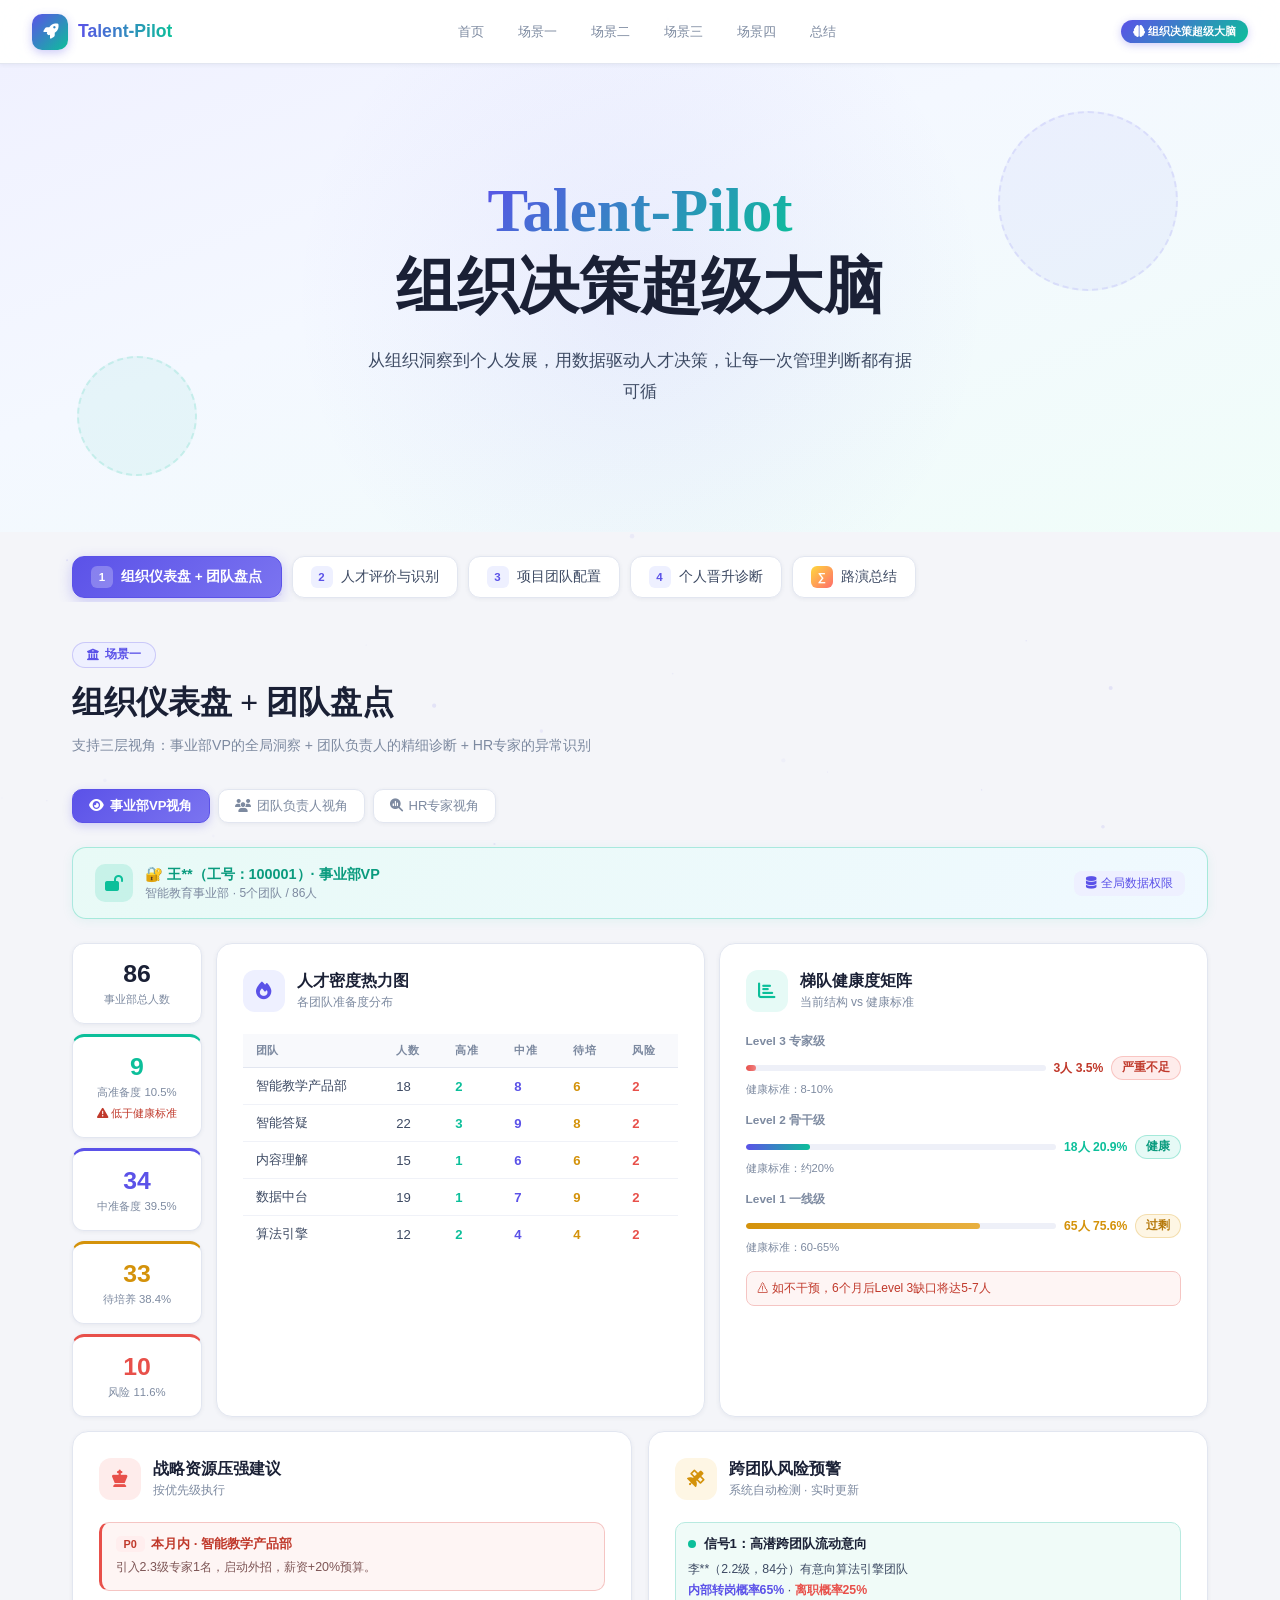
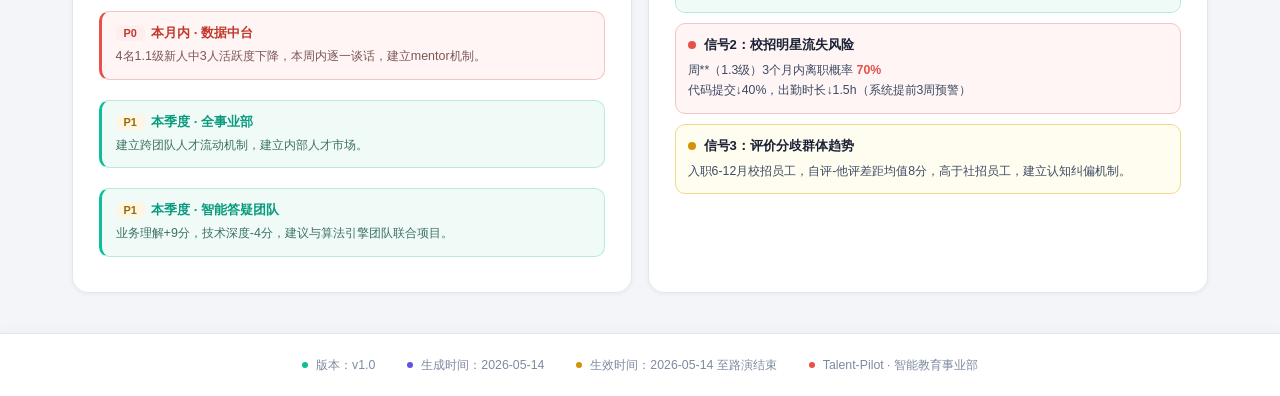
<file: decision-demo-v8.html>
<!DOCTYPE html>
<html lang="zh-CN">
  <head>
    <meta charset="UTF-8">
    <meta name="viewport" content="width=device-width, initial-scale=1.0">
    <title>Talent-Pilot 路演演示系统</title>
    <link rel="stylesheet" href="https://cdn.bootcdn.net/ajax/libs/font-awesome/6.4.0/css/all.min.css">
    <link rel="stylesheet" href="https://cdn.jsdmirror.com/npm/tailwindcss@2.2.19/dist/tailwind.min.css">
    <link rel="stylesheet" href="https://static0.xesimg.com/alading-resources/css/css2.css?family=Noto+Serif+SC:wght@400;500;600;700&family=Noto+Sans+SC:wght@300;400;500;700&display=swap">
    <script src="https://cdn.jsdmirror.com/npm/chart.js@3.7.1/dist/chart.min.js"></script>
    <style>
      :root {
        --primary: #5B52E8;
        --primary-dark: #3F38C4;
        --primary-light: #7B74F0;
        --primary-bg: #EEF0FF;
        --accent: #0CBF9A;
        --accent-bg: #E6FAF6;
        --accent-warm: #E8504A;
        --accent-warm-bg: #FEECEB;
        --accent-yellow: #D4920A;
        --accent-yellow-bg: #FEF6E4;
        --bg-page: #F4F5F9;
        --bg-white: #FFFFFF;
        --bg-card: #FFFFFF;
        --bg-card2: #F8F9FC;
        --text-main: #1A2035;
        --text-sub: #3D4A63;
        --text-muted: #7D8AA0;
        --border: #E2E6F0;
        --border-strong: #C8CFDF;
        --shadow-sm: 0 1px 4px rgba(60, 72, 100, 0.07);
        --shadow-md: 0 4px 20px rgba(60, 72, 100, 0.10);
        --shadow-lg: 0 12px 40px rgba(60, 72, 100, 0.14);
      }

      * {
        box-sizing: border-box;
        margin: 0;
        padding: 0;
      }

      html {
        scroll-behavior: smooth;
      }

      body {
        font-family: "Noto Sans SC", Tahoma, Arial, "Heiti SC", sans-serif;
        background: var(--bg-page);
        color: var(--text-main);
        overflow-x: hidden;
      }

      #canvas-bg {
        position: fixed;
        top: 0;
        left: 0;
        width: 100%;
        height: 100%;
        pointer-events: none;
        z-index: 0;
        opacity: 0.35;
      }

      /* ===== 导航 ===== */
      .nav-bar {
        position: fixed;
        top: 0;
        left: 0;
        right: 0;
        z-index: 100;
        background: rgba(255, 255, 255, 0.92);
        backdrop-filter: blur(20px);
        border-bottom: 1px solid var(--border);
        padding: 0 2rem;
        height: 64px;
        display: flex;
        align-items: center;
        justify-content: space-between;
        box-shadow: var(--shadow-sm);
      }

      .nav-logo {
        display: flex;
        align-items: center;
        gap: 10px;
      }

      .nav-logo-icon {
        width: 36px;
        height: 36px;
        background: linear-gradient(135deg, var(--primary), var(--accent));
        border-radius: 10px;
        display: flex;
        align-items: center;
        justify-content: center;
        font-size: 18px;
        box-shadow: 0 3px 10px rgba(91, 82, 232, 0.3);
      }

      .nav-logo-text {
        font-size: 1.1rem;
        font-weight: 700;
        background: linear-gradient(90deg, var(--primary), var(--accent));
        -webkit-background-clip: text;
        -webkit-text-fill-color: transparent;
        background-clip: text;
      }

      .nav-links {
        display: flex;
        gap: 4px;
      }

      .nav-link {
        padding: 6px 14px;
        border-radius: 8px;
        font-size: 0.82rem;
        color: var(--text-muted);
        cursor: pointer;
        transition: all 0.2s;
        border: 1px solid transparent;
      }

      .nav-link:hover {
        color: var(--primary);
        background: var(--primary-bg);
      }

      .nav-link.active {
        color: var(--primary);
        background: var(--primary-bg);
        border-color: rgba(91, 82, 232, 0.2);
        font-weight: 600;
      }

      .nav-badge {
        background: linear-gradient(135deg, var(--primary), var(--accent));
        color: white;
        font-size: 0.7rem;
        padding: 4px 12px;
        border-radius: 20px;
        font-weight: 600;
        box-shadow: 0 2px 8px rgba(91, 82, 232, 0.3);
      }

      /* ===== 主容器 ===== */
      .main-wrap {
        position: relative;
        z-index: 1;
        padding-top: 64px;
      }

      /* ===== Hero ===== */
      .hero {
        min-height: 52vh;
        display: flex;
        align-items: center;
        justify-content: center;
        text-align: center;
        padding: 3.5rem 2rem;
        position: relative;
        overflow: hidden;
        background: linear-gradient(160deg, #F0F1FF 0%, #F4F8FF 40%, #F0FDF9 100%);
      }

      .hero-glow {
        position: absolute;
        top: 50%;
        left: 50%;
        transform: translate(-50%, -50%);
        width: 700px;
        height: 700px;
        background: radial-gradient(circle, rgba(91, 82, 232, 0.08) 0%, transparent 70%);
        pointer-events: none;
      }

      .hero-deco-1 {
        position: absolute;
        top: 10%;
        right: 8%;
        width: 180px;
        height: 180px;
        border-radius: 50%;
        background: rgba(91, 82, 232, 0.05);
        border: 2px dashed rgba(91, 82, 232, 0.12);
      }

      .hero-deco-2 {
        position: absolute;
        bottom: 12%;
        left: 6%;
        width: 120px;
        height: 120px;
        border-radius: 50%;
        background: rgba(12, 191, 154, 0.06);
        border: 2px dashed rgba(12, 191, 154, 0.15);
      }

      .hero-title {
        font-family: "Noto Serif SC", serif;
        font-size: clamp(2.4rem, 5vw, 3.8rem);
        font-weight: 700;
        line-height: 1.25;
        color: var(--text-main);
        margin-bottom: 1.2rem;
      }

      .hero-title span {
        background: linear-gradient(135deg, var(--primary), var(--accent));
        -webkit-background-clip: text;
        -webkit-text-fill-color: transparent;
        background-clip: text;
      }

      .hero-subtitle {
        font-size: 1.05rem;
        color: var(--text-sub);
        max-width: 560px;
        margin: 0 auto 1rem;
        line-height: 1.85;
      }

      /* ===== 场景导航 ===== */
      .scene-nav {
        display: flex;
        gap: 10px;
        padding: 1.5rem 2rem 0;
        margin: 0 auto;
        max-width: 1200px;
        overflow-x: auto;
        padding-bottom: 4px;
      }

      .scene-nav::-webkit-scrollbar {
        height: 3px;
      }

      .scene-nav::-webkit-scrollbar-track {
        background: transparent;
      }

      .scene-nav::-webkit-scrollbar-thumb {
        background: var(--primary-light);
        border-radius: 2px;
      }

      .scene-tab {
        flex-shrink: 0;
        display: flex;
        align-items: center;
        gap: 8px;
        padding: 9px 18px;
        border-radius: 12px;
        background: white;
        border: 1px solid var(--border);
        cursor: pointer;
        transition: all 0.25s;
        font-size: 0.85rem;
        color: var(--text-sub);
        box-shadow: var(--shadow-sm);
      }

      .scene-tab:hover {
        background: var(--primary-bg);
        color: var(--primary);
        border-color: rgba(91, 82, 232, 0.3);
      }

      .scene-tab.active {
        background: linear-gradient(135deg, var(--primary), var(--primary-light));
        border-color: var(--primary);
        color: white;
        font-weight: 600;
        box-shadow: 0 4px 14px rgba(91, 82, 232, 0.28);
      }

      .scene-tab-num {
        width: 22px;
        height: 22px;
        border-radius: 6px;
        background: rgba(255, 255, 255, 0.25);
        display: flex;
        align-items: center;
        justify-content: center;
        font-size: 0.72rem;
        font-weight: 700;
      }

      .scene-tab:not(.active) .scene-tab-num {
        background: var(--primary-bg);
        color: var(--primary);
      }

      /* ===== 内容区 ===== */
      .content-section {
        max-width: 1200px;
        margin: 0 auto;
        padding: 2.5rem 2rem;
        display: none;
      }

      .content-section.active {
        display: block;
      }

      /* ===== 卡片 ===== */
      .card {
        background: var(--bg-card);
        border: 1px solid var(--border);
        border-radius: 16px;
        padding: 1.6rem;
        transition: all 0.3s;
        position: relative;
        overflow: hidden;
        box-shadow: var(--shadow-sm);
      }

      .card::before {
        content: '';
        position: absolute;
        top: 0;
        left: 0;
        right: 0;
        height: 3px;
        background: linear-gradient(90deg, var(--primary), var(--accent));
        opacity: 0;
        transition: opacity 0.3s;
      }

      .card:hover::before {
        opacity: 1;
      }

      .card:hover {
        border-color: rgba(91, 82, 232, 0.25);
        transform: translateY(-2px);
        box-shadow: var(--shadow-lg);
      }

      .card-header {
        display: flex;
        align-items: center;
        gap: 12px;
        margin-bottom: 1.4rem;
      }

      .card-icon {
        width: 42px;
        height: 42px;
        border-radius: 12px;
        display: flex;
        align-items: center;
        justify-content: center;
        font-size: 1.1rem;
        flex-shrink: 0;
      }

      .card-title {
        font-size: 0.97rem;
        font-weight: 700;
        color: var(--text-main);
      }

      .card-sub {
        font-size: 0.75rem;
        color: var(--text-muted);
        margin-top: 2px;
      }

      /* ===== 身份验证 ===== */
      .auth-block {
        background: linear-gradient(135deg, #E8FAF6, #F0F9FF);
        border: 1px solid rgba(12, 191, 154, 0.3);
        border-radius: 14px;
        padding: 1rem 1.4rem;
        margin-bottom: 1.5rem;
        display: flex;
        align-items: center;
        gap: 12px;
        box-shadow: 0 2px 12px rgba(12, 191, 154, 0.08);
      }

      .auth-icon {
        width: 38px;
        height: 38px;
        background: rgba(12, 191, 154, 0.15);
        border-radius: 10px;
        display: flex;
        align-items: center;
        justify-content: center;
        color: var(--accent);
        font-size: 1rem;
        flex-shrink: 0;
      }

      .auth-info {
        flex: 1;
      }

      .auth-name {
        font-size: 0.9rem;
        font-weight: 700;
        color: #0A9B7E;
      }

      .auth-meta {
        font-size: 0.75rem;
        color: var(--text-muted);
        margin-top: 1px;
      }

      .auth-scope {
        font-size: 0.75rem;
        color: var(--primary);
        background: var(--primary-bg);
        padding: 4px 12px;
        border-radius: 8px;
        white-space: nowrap;
        font-weight: 500;
      }

      /* ===== 数据表格 ===== */
      .data-table {
        width: 100%;
        border-collapse: collapse;
        font-size: 0.82rem;
      }

      .data-table th {
        padding: 9px 13px;
        text-align: left;
        font-size: 0.71rem;
        font-weight: 700;
        text-transform: uppercase;
        letter-spacing: 0.05em;
        color: var(--text-muted);
        background: var(--bg-card2);
        border-bottom: 1px solid var(--border);
      }

      .data-table td {
        padding: 9px 13px;
        border-bottom: 1px solid #F0F2F8;
        color: var(--text-sub);
      }

      .data-table tr:hover td {
        background: #F7F8FF;
      }

      .data-table tr:last-child td {
        border-bottom: none;
      }

      /* ===== 进度条 ===== */
      .progress-bar {
        height: 6px;
        background: #EEF0F8;
        border-radius: 3px;
        overflow: hidden;
      }

      .progress-fill {
        height: 100%;
        border-radius: 3px;
        background: linear-gradient(90deg, var(--primary), var(--accent));
        transition: width 1.2s cubic-bezier(.4, 0, .2, 1);
      }

      /* ===== 准备度徽章 ===== */
      .readiness-badge {
        display: inline-flex;
        align-items: center;
        gap: 4px;
        padding: 3px 10px;
        border-radius: 20px;
        font-size: 0.74rem;
        font-weight: 600;
      }

      .badge-high {
        background: var(--accent-bg);
        color: #0A9B7E;
        border: 1px solid rgba(12, 191, 154, 0.3);
      }

      .badge-mid {
        background: var(--primary-bg);
        color: var(--primary);
        border: 1px solid rgba(91, 82, 232, 0.25);
      }

      .badge-low {
        background: var(--accent-warm-bg);
        color: #C0392B;
        border: 1px solid rgba(232, 80, 74, 0.25);
      }

      .badge-warn {
        background: var(--accent-yellow-bg);
        color: #B5780A;
        border: 1px solid rgba(212, 146, 10, 0.25);
      }

      /* ===== 风险/建议块 ===== */
      .risk-block {
        background: #FEF5F4;
        border: 1px solid #F5C5C3;
        border-left: 3px solid var(--accent-warm);
        border-radius: 10px;
        padding: 12px 14px;
        margin-bottom: 10px;
      }

      .risk-title {
        font-size: 0.84rem;
        font-weight: 700;
        color: #C0392B;
        margin-bottom: 4px;
      }

      .risk-body {
        font-size: 0.78rem;
        color: #7D5555;
        line-height: 1.65;
      }

      .suggest-block {
        background: #F0FBF8;
        border: 1px solid #B8EAE0;
        border-left: 3px solid var(--accent);
        border-radius: 10px;
        padding: 12px 14px;
        margin-bottom: 10px;
      }

      .suggest-title {
        font-size: 0.84rem;
        font-weight: 700;
        color: #0A9B7E;
        margin-bottom: 4px;
      }

      .suggest-body {
        font-size: 0.78rem;
        color: #3D7065;
        line-height: 1.65;
      }

      /* ===== 优先级标签 ===== */
      .priority-tag {
        display: inline-block;
        padding: 2px 8px;
        border-radius: 5px;
        font-size: 0.68rem;
        font-weight: 700;
        margin-right: 6px;
      }

      .p0 {
        background: #FEE;
        color: #C0392B;
      }

      .p1 {
        background: var(--accent-yellow-bg);
        color: #9A6A00;
      }

      .p2 {
        background: var(--primary-bg);
        color: var(--primary);
      }

      /* ===== 分隔标题 ===== */
      .section-divider {
        display: flex;
        align-items: center;
        gap: 12px;
        margin: 1.8rem 0 1.2rem;
      }

      .section-divider-line {
        flex: 1;
        height: 1px;
        background: var(--border);
      }

      .section-divider-text {
        font-size: 0.78rem;
        font-weight: 700;
        text-transform: uppercase;
        letter-spacing: 0.1em;
        color: var(--text-muted);
        white-space: nowrap;
      }

      /* ===== 能力行 ===== */
      .ability-row {
        display: flex;
        align-items: center;
        gap: 12px;
        padding: 8px 0;
        border-bottom: 1px solid #F0F2F8;
      }

      .ability-name {
        width: 80px;
        font-size: 0.78rem;
        color: var(--text-muted);
        flex-shrink: 0;
      }

      .ability-bar-wrap {
        flex: 1;
      }

      .ability-score {
        width: 36px;
        text-align: right;
        font-size: 0.82rem;
        font-weight: 700;
        flex-shrink: 0;
        color: var(--text-main);
      }

      .ability-diff {
        width: 45px;
        font-size: 0.75rem;
        text-align: right;
        flex-shrink: 0;
      }

      .diff-pos {
        color: var(--accent);
        font-weight: 700;
      }

      .diff-neg {
        color: var(--accent-warm);
        font-weight: 700;
      }

      /* ===== Aha Moment ===== */
      .aha-block {
        background: linear-gradient(135deg, #F0EEFF, #E8FAF6);
        border: 1px solid rgba(91, 82, 232, 0.2);
        border-radius: 14px;
        padding: 1.4rem 1.8rem;
        margin-top: 2rem;
        position: relative;
        box-shadow: var(--shadow-sm);
      }

      .aha-block::before {
        content: '💡';
        position: absolute;
        top: -14px;
        left: 24px;
        font-size: 1.3rem;
        background: var(--bg-page);
        padding: 0 6px;
      }

      .aha-title {
        font-size: 0.75rem;
        color: var(--primary);
        font-weight: 700;
        text-transform: uppercase;
        letter-spacing: 0.08em;
        margin-bottom: 0.6rem;
      }

      .aha-text {
        font-size: 0.9rem;
        color: var(--text-sub);
        line-height: 1.75;
        font-style: italic;
      }

      /* ===== 步进流程 ===== */
      .step-flow {
        display: flex;
        flex-direction: column;
        gap: 0;
      }

      .step-item {
        display: flex;
        gap: 16px;
      }

      .step-left {
        display: flex;
        flex-direction: column;
        align-items: center;
      }

      .step-dot {
        width: 32px;
        height: 32px;
        border-radius: 50%;
        display: flex;
        align-items: center;
        justify-content: center;
        font-size: 0.78rem;
        font-weight: 700;
        flex-shrink: 0;
      }

      .step-line {
        width: 2px;
        flex: 1;
        min-height: 24px;
        margin: 4px 0;
      }

      .step-content {
        padding-bottom: 20px;
        flex: 1;
      }

      .step-title {
        font-size: 0.88rem;
        font-weight: 600;
        margin-bottom: 4px;
      }

      .step-desc {
        font-size: 0.78rem;
        color: var(--text-muted);
        line-height: 1.6;
      }

      /* ===== 图表 ===== */
      .chart-wrap {
        position: relative;
        height: 280px;
      }

      /* ===== 指标卡 ===== */
      .metric-card {
        background: var(--bg-card);
        border: 1px solid var(--border);
        border-radius: 12px;
        padding: 1rem;
        text-align: center;
        box-shadow: var(--shadow-sm);
        transition: all 0.25s;
      }

      .metric-card:hover {
        border-color: rgba(91, 82, 232, 0.3);
        box-shadow: var(--shadow-md);
        transform: translateY(-1px);
      }

      .metric-num {
        font-size: 1.55rem;
        font-weight: 700;
      }

      .metric-label {
        font-size: 0.71rem;
        color: var(--text-muted);
        margin-top: 4px;
      }

      .metric-trend {
        font-size: 0.71rem;
        margin-top: 6px;
      }

      /* ===== 双列布局 ===== */
      .two-col {
        display: grid;
        grid-template-columns: 1fr 1fr;
        gap: 16px;
      }

      @media (max-width: 768px) {
        .two-col {
          grid-template-columns: 1fr;
        }

        .nav-links {
          display: none;
        }
      }

      /* ===== 场景标题 ===== */
      .scene-header {
        margin-bottom: 2rem;
      }

      .scene-tag {
        display: inline-flex;
        align-items: center;
        gap: 6px;
        background: var(--primary-bg);
        border: 1px solid rgba(91, 82, 232, 0.25);
        border-radius: 20px;
        padding: 4px 14px;
        font-size: 0.74rem;
        color: var(--primary);
        margin-bottom: 0.8rem;
        font-weight: 600;
      }

      .scene-title {
        font-family: "Noto Serif SC", serif;
        font-size: clamp(1.4rem, 3vw, 2rem);
        font-weight: 700;
        color: var(--text-main);
        margin-bottom: 0.5rem;
      }

      .scene-desc {
        font-size: 0.88rem;
        color: var(--text-muted);
        line-height: 1.75;
      }

      /* ===== 层级切换 ===== */
      .layer-tabs {
        display: flex;
        gap: 8px;
        margin-bottom: 1.5rem;
        flex-wrap: wrap;
      }

      .layer-tab {
        padding: 7px 16px;
        border-radius: 10px;
        font-size: 0.82rem;
        cursor: pointer;
        transition: all 0.25s;
        border: 1px solid var(--border);
        color: var(--text-muted);
        background: white;
        box-shadow: var(--shadow-sm);
      }

      .layer-tab:hover {
        color: var(--primary);
        border-color: rgba(91, 82, 232, 0.3);
        background: var(--primary-bg);
      }

      .layer-tab.active {
        background: linear-gradient(135deg, var(--primary), var(--primary-light));
        border-color: var(--primary);
        color: white;
        font-weight: 600;
        box-shadow: 0 3px 10px rgba(91, 82, 232, 0.25);
      }

      .layer-content {
        display: none;
      }

      .layer-content.active {
        display: block;
      }

      /* ===== 滚动条 ===== */
      ::-webkit-scrollbar {
        width: 6px;
        height: 6px;
      }

      ::-webkit-scrollbar-track {
        background: var(--bg-page);
      }

      ::-webkit-scrollbar-thumb {
        background: #C8CFDF;
        border-radius: 3px;
      }

      /* ===== 总结卡片 ===== */
      .summary-grid {
        display: grid;
        grid-template-columns: repeat(auto-fit, minmax(220px, 1fr));
        gap: 16px;
      }

      .summary-card {
        background: white;
        border: 1px solid var(--border);
        border-radius: 16px;
        padding: 1.4rem;
        position: relative;
        overflow: hidden;
        transition: all 0.3s;
        box-shadow: var(--shadow-sm);
      }

      .summary-card:hover {
        border-color: rgba(91, 82, 232, 0.3);
        transform: translateY(-4px);
        box-shadow: var(--shadow-lg);
      }

      .summary-card-stripe {
        position: absolute;
        top: 0;
        left: 0;
        right: 0;
        height: 4px;
        border-radius: 16px 16px 0 0;
      }

      .summary-scene-num {
        font-size: 0.7rem;
        font-weight: 700;
        text-transform: uppercase;
        letter-spacing: 0.1em;
        margin-bottom: 10px;
      }

      .summary-scene-title {
        font-size: 0.95rem;
        font-weight: 700;
        color: var(--text-main);
        margin-bottom: 8px;
      }

      .summary-scene-desc {
        font-size: 0.78rem;
        color: var(--text-muted);
        line-height: 1.6;
        margin-bottom: 12px;
      }

      .summary-aha {
        font-size: 0.78rem;
        color: var(--primary);
        font-style: italic;
        line-height: 1.5;
      }

      /* ===== 动画 ===== */
      @keyframes pulse-soft {

        0%,
        100% {
          opacity: 1
        }

        50% {
          opacity: 0.4
        }
      }

      .live-dot {
        width: 8px;
        height: 8px;
        border-radius: 50%;
        background: var(--accent);
        animation: pulse-soft 2s infinite;
        flex-shrink: 0;
      }

      .live-dot-warn {
        width: 8px;
        height: 8px;
        border-radius: 50%;
        background: var(--accent-warm);
        animation: pulse-soft 1.5s infinite;
        flex-shrink: 0;
      }

      .live-dot-yellow {
        width: 8px;
        height: 8px;
        border-radius: 50%;
        background: #D4920A;
        animation: pulse-soft 2s infinite;
        flex-shrink: 0;
      }

      /* ===== 版本信息 ===== */
      .version-bar {
        background: white;
        border-top: 1px solid var(--border);
        padding: 1.4rem 2rem;
        display: flex;
        align-items: center;
        justify-content: center;
        gap: 2rem;
        flex-wrap: wrap;
        box-shadow: 0 -2px 10px rgba(60, 72, 100, 0.04);
      }

      .version-item {
        display: flex;
        align-items: center;
        gap: 8px;
        font-size: 0.77rem;
        color: var(--text-muted);
      }

      .version-dot {
        width: 6px;
        height: 6px;
        border-radius: 50%;
      }

      /* ===== 标题装饰线 ===== */
      .section-title-line {
        display: flex;
        align-items: center;
        gap: 10px;
        margin-bottom: 1rem;
      }

      .section-title-line-bar {
        width: 4px;
        height: 18px;
        border-radius: 2px;
        background: linear-gradient(180deg, var(--primary), var(--accent));
        flex-shrink: 0;
      }

      .section-title-text {
        font-size: 0.9rem;
        font-weight: 700;
        color: var(--text-main);
      }
    </style>
  </head>
  <body>
    <canvas id="canvas-bg"></canvas>

    <!-- ===== 导航栏 ===== -->
    <nav class="nav-bar">
      <div class="nav-logo">
        <div class="nav-logo-icon">
          <i class="fas fa-rocket" style="color:white;font-size:0.95rem"></i>
        </div>
        <span class="nav-logo-text">Talent-Pilot</span>
      </div>
      <div class="nav-links">
        <span class="nav-link" onclick="scrollToSection('hero')">首页</span>
        <span class="nav-link" onclick="switchScene(0);scrollToSection('scenes')">场景一</span>
        <span class="nav-link" onclick="switchScene(1);scrollToSection('scenes')">场景二</span>
        <span class="nav-link" onclick="switchScene(2);scrollToSection('scenes')">场景三</span>
        <span class="nav-link" onclick="switchScene(3);scrollToSection('scenes')">场景四</span>
        <span class="nav-link" onclick="switchScene(4);scrollToSection('scenes')">总结</span>
      </div>
      <span class="nav-badge"><i class="fas fa-brain mr-1" style="font-size:0.75rem"></i> 组织决策超级大脑</span>
    </nav>

    <div class="main-wrap">
      <!-- ===== Hero ===== -->
      <section class="hero" id="hero">
        <div class="hero-glow"></div>
        <div class="hero-deco-1"></div>
        <div class="hero-deco-2"></div>
        <div style="position:relative;z-index:2;width:100%;max-width:760px">
          <h1 class="hero-title">
            <span>Talent-Pilot</span><br>组织决策超级大脑
          </h1>
          <p class="hero-subtitle">从组织洞察到个人发展，用数据驱动人才决策，让每一次管理判断都有据可循</p>
        </div>
      </section>

      <!-- ===== 场景标签导航 ===== -->
      <section id="scenes">
        <div class="scene-nav">
          <div class="scene-tab active" onclick="switchScene(0)">
            <div class="scene-tab-num">1</div>组织仪表盘 + 团队盘点
          </div>
          <div class="scene-tab" onclick="switchScene(1)">
            <div class="scene-tab-num">2</div>人才评价与识别
          </div>
          <div class="scene-tab" onclick="switchScene(2)">
            <div class="scene-tab-num">3</div>项目团队配置
          </div>
          <div class="scene-tab" onclick="switchScene(3)">
            <div class="scene-tab-num">4</div>个人晋升诊断
          </div>
          <div class="scene-tab" onclick="switchScene(4)">
            <div class="scene-tab-num" style="background:linear-gradient(135deg,#FFD93D,#FF6B6B);color:white">∑</div>路演总结
          </div>
        </div>

        <!-- ============================================================
             场景一：组织仪表盘 + 团队盘点
        ============================================================ -->
        <div class="content-section active" id="scene-0">
          <div class="scene-header">
            <div class="scene-tag"><i class="fas fa-building-columns"></i> 场景一</div>
            <h2 class="scene-title">组织仪表盘 + 团队盘点</h2>
            <p class="scene-desc">支持三层视角：事业部VP的全局洞察 + 团队负责人的精细诊断 + HR专家的异常识别</p>
          </div>

          <div class="layer-tabs">
            <button class="layer-tab active" onclick="switchLayer('s1',0)">
              <i class="fas fa-eye" style="margin-right:6px"></i>事业部VP视角
            </button>
            <button class="layer-tab" onclick="switchLayer('s1',1)">
              <i class="fas fa-users" style="margin-right:6px"></i>团队负责人视角
            </button>
            <button class="layer-tab" onclick="switchLayer('s1',2)">
              <i class="fas fa-magnifying-glass-chart" style="margin-right:6px"></i>HR专家视角
            </button>
          </div>

          <!-- ===== Tab 0：VP视角 ===== -->
          <div class="layer-content active" id="s1-layer-0">
            <div class="auth-block">
              <div class="auth-icon"><i class="fas fa-lock-open"></i></div>
              <div class="auth-info">
                <div class="auth-name">🔐 王**（工号：100001）· 事业部VP</div>
                <div class="auth-meta">智能教育事业部 · 5个团队 / 86人</div>
              </div>
              <div class="auth-scope"><i class="fas fa-database" style="margin-right:4px"></i>全局数据权限</div>
            </div>

            <!-- 三列：指标列 + 热力图 + 梯队矩阵 -->
            <div style="display:grid;grid-template-columns:auto 1fr 1fr;gap:14px;align-items:start;margin-bottom:14px">
              <!-- 指标列 -->
              <div style="display:flex;flex-direction:column;gap:10px;min-width:130px">
                <div class="metric-card">
                  <div class="metric-num" style="color:var(--text-main)">86</div>
                  <div class="metric-label">事业部总人数</div>
                </div>
                <div class="metric-card" style="border-top:3px solid var(--accent)">
                  <div class="metric-num" style="color:var(--accent)">9</div>
                  <div class="metric-label">高准备度 10.5%</div>
                  <div class="metric-trend" style="color:#C0392B"><i class="fas fa-triangle-exclamation"></i> 低于健康标准</div>
                </div>
                <div class="metric-card" style="border-top:3px solid var(--primary)">
                  <div class="metric-num" style="color:var(--primary)">34</div>
                  <div class="metric-label">中准备度 39.5%</div>
                </div>
                <div class="metric-card" style="border-top:3px solid #D4920A">
                  <div class="metric-num" style="color:#D4920A">33</div>
                  <div class="metric-label">待培养 38.4%</div>
                </div>
                <div class="metric-card" style="border-top:3px solid var(--accent-warm)">
                  <div class="metric-num" style="color:var(--accent-warm)">10</div>
                  <div class="metric-label">风险 11.6%</div>
                </div>
              </div>

              <!-- 热力图 -->
              <div class="card" style="height:100%">
                <div class="card-header">
                  <div class="card-icon" style="background:var(--primary-bg)"><i class="fas fa-fire" style="color:var(--primary)"></i></div>
                  <div>
                    <div class="card-title">人才密度热力图</div>
                    <div class="card-sub">各团队准备度分布</div>
                  </div>
                </div>
                <table class="data-table">
                  <thead>
                    <tr>
                      <th>团队</th>
                      <th>人数</th>
                      <th>高准</th>
                      <th>中准</th>
                      <th>待培</th>
                      <th>风险</th>
                    </tr>
                  </thead>
                  <tbody>
                    <tr>
                      <td>智能教学产品部</td>
                      <td>18</td>
                      <td><b style="color:var(--accent)">2</b></td>
                      <td><b style="color:var(--primary)">8</b></td>
                      <td><b style="color:#D4920A">6</b></td>
                      <td><b style="color:var(--accent-warm)">2</b></td>
                    </tr>
                    <tr>
                      <td>智能答疑</td>
                      <td>22</td>
                      <td><b style="color:var(--accent)">3</b></td>
                      <td><b style="color:var(--primary)">9</b></td>
                      <td><b style="color:#D4920A">8</b></td>
                      <td><b style="color:var(--accent-warm)">2</b></td>
                    </tr>
                    <tr>
                      <td>内容理解</td>
                      <td>15</td>
                      <td><b style="color:var(--accent)">1</b></td>
                      <td><b style="color:var(--primary)">6</b></td>
                      <td><b style="color:#D4920A">6</b></td>
                      <td><b style="color:var(--accent-warm)">2</b></td>
                    </tr>
                    <tr>
                      <td>数据中台</td>
                      <td>19</td>
                      <td><b style="color:var(--accent)">1</b></td>
                      <td><b style="color:var(--primary)">7</b></td>
                      <td><b style="color:#D4920A">9</b></td>
                      <td><b style="color:var(--accent-warm)">2</b></td>
                    </tr>
                    <tr>
                      <td>算法引擎</td>
                      <td>12</td>
                      <td><b style="color:var(--accent)">2</b></td>
                      <td><b style="color:var(--primary)">4</b></td>
                      <td><b style="color:#D4920A">4</b></td>
                      <td><b style="color:var(--accent-warm)">2</b></td>
                    </tr>
                  </tbody>
                </table>
              </div>

              <!-- 梯队矩阵 -->
              <div class="card" style="height:100%">
                <div class="card-header">
                  <div class="card-icon" style="background:var(--accent-bg)"><i class="fas fa-chart-bar" style="color:var(--accent)"></i></div>
                  <div>
                    <div class="card-title">梯队健康度矩阵</div>
                    <div class="card-sub">当前结构 vs 健康标准</div>
                  </div>
                </div>
                <div style="margin-bottom:1rem">
                  <div style="font-size:0.74rem;color:var(--text-muted);margin-bottom:6px;font-weight:600">Level 3 专家级</div>
                  <div style="display:flex;align-items:center;gap:8px;margin-bottom:2px">
                    <div style="flex:1">
                      <div class="progress-bar">
                        <div class="progress-fill" style="width:3.5%;background:linear-gradient(90deg,#E8504A,#F08080)"></div>
                      </div>
                    </div>
                    <span style="font-size:0.76rem;color:#C0392B;font-weight:600;white-space:nowrap">3人 3.5%</span>
                    <span class="readiness-badge badge-low">严重不足</span>
                  </div>
                  <div style="font-size:0.7rem;color:var(--text-muted)">健康标准：8-10%</div>
                </div>
                <div style="margin-bottom:1rem">
                  <div style="font-size:0.74rem;color:var(--text-muted);margin-bottom:6px;font-weight:600">Level 2 骨干级</div>
                  <div style="display:flex;align-items:center;gap:8px;margin-bottom:2px">
                    <div style="flex:1">
                      <div class="progress-bar">
                        <div class="progress-fill" style="width:20.9%"></div>
                      </div>
                    </div>
                    <span style="font-size:0.76rem;color:var(--accent);font-weight:600;white-space:nowrap">18人 20.9%</span>
                    <span class="readiness-badge badge-high">健康</span>
                  </div>
                  <div style="font-size:0.7rem;color:var(--text-muted)">健康标准：约20%</div>
                </div>
                <div style="margin-bottom:1rem">
                  <div style="font-size:0.74rem;color:var(--text-muted);margin-bottom:6px;font-weight:600">Level 1 一线级</div>
                  <div style="display:flex;align-items:center;gap:8px;margin-bottom:2px">
                    <div style="flex:1">
                      <div class="progress-bar">
                        <div class="progress-fill" style="width:75.6%;background:linear-gradient(90deg,#D4920A,#E8B040)"></div>
                      </div>
                    </div>
                    <span style="font-size:0.76rem;color:#D4920A;font-weight:600;white-space:nowrap">65人 75.6%</span>
                    <span class="readiness-badge badge-warn">过剩</span>
                  </div>
                  <div style="font-size:0.7rem;color:var(--text-muted)">健康标准：60-65%</div>
                </div>
                <div style="padding:8px 10px;background:#FEF5F4;border-radius:8px;border:1px solid #F5C5C3;font-size:0.75rem;color:#C0392B">
                  ⚠ 如不干预，6个月后Level 3缺口将达5-7人
                </div>
              </div>
            </div>

            <!-- 战略建议 + 风险预警 -->
            <div class="two-col">
              <div class="card">
                <div class="card-header">
                  <div class="card-icon" style="background:var(--accent-warm-bg)"><i class="fas fa-chess-king" style="color:var(--accent-warm)"></i></div>
                  <div>
                    <div class="card-title">战略资源压强建议</div>
                    <div class="card-sub">按优先级执行</div>
                  </div>
                </div>
                <div style="display:flex;flex-direction:column;gap:10px">
                  <div class="risk-block">
                    <div class="risk-title"><span class="priority-tag p0">P0</span>本月内 · 智能教学产品部</div>
                    <div class="risk-body">引入2.3级专家1名，启动外招，薪资+20%预算。</div>
                  </div>
                  <div class="risk-block">
                    <div class="risk-title"><span class="priority-tag p0">P0</span>本月内 · 数据中台</div>
                    <div class="risk-body">4名1.1级新人中3人活跃度下降，本周内逐一谈话，建立mentor机制。</div>
                  </div>
                  <div class="suggest-block">
                    <div class="suggest-title"><span class="priority-tag p1">P1</span>本季度 · 全事业部</div>
                    <div class="suggest-body">建立跨团队人才流动机制，建立内部人才市场。</div>
                  </div>
                  <div class="suggest-block">
                    <div class="suggest-title"><span class="priority-tag p1">P1</span>本季度 · 智能答疑团队</div>
                    <div class="suggest-body">业务理解+9分，技术深度-4分，建议与算法引擎团队联合项目。</div>
                  </div>
                </div>
              </div>

              <div class="card">
                <div class="card-header">
                  <div class="card-icon" style="background:var(--accent-yellow-bg)"><i class="fas fa-satellite" style="color:#D4920A"></i></div>
                  <div>
                    <div class="card-title">跨团队风险预警</div>
                    <div class="card-sub">系统自动检测 · 实时更新</div>
                  </div>
                </div>
                <div style="display:flex;flex-direction:column;gap:10px">
                  <div style="background:#F0FBF8;border:1px solid #B8EAE0;border-radius:10px;padding:12px">
                    <div style="display:flex;align-items:center;gap:8px;margin-bottom:6px">
                      <div class="live-dot"></div>
                      <span style="font-size:0.82rem;font-weight:700;color:var(--text-main)">信号1：高潜跨团队流动意向</span>
                    </div>
                    <div style="font-size:0.77rem;color:var(--text-sub);line-height:1.65">李**（2.2级，84分）有意向算法引擎团队<br><span style="color:var(--primary);font-weight:600">内部转岗概率65%</span> · <span style="color:var(--accent-warm);font-weight:600">离职概率25%</span></div>
                  </div>
                  <div style="background:#FEF5F4;border:1px solid #F5C5C3;border-radius:10px;padding:12px">
                    <div style="display:flex;align-items:center;gap:8px;margin-bottom:6px">
                      <div class="live-dot-warn"></div>
                      <span style="font-size:0.82rem;font-weight:700;color:var(--text-main)">信号2：校招明星流失风险</span>
                    </div>
                    <div style="font-size:0.77rem;color:var(--text-sub);line-height:1.65">周**（1.3级）3个月内离职概率 <span style="color:var(--accent-warm);font-weight:700">70%</span><br>代码提交↓40%，出勤时长↓1.5h（系统提前3周预警）</div>
                  </div>
                  <div style="background:#FFFDF0;border:1px solid #F0D98A;border-radius:10px;padding:12px">
                    <div style="display:flex;align-items:center;gap:8px;margin-bottom:6px">
                      <div class="live-dot-yellow"></div>
                      <span style="font-size:0.82rem;font-weight:700;color:var(--text-main)">信号3：评价分歧群体趋势</span>
                    </div>
                    <div style="font-size:0.77rem;color:var(--text-sub);line-height:1.65">入职6-12月校招员工，自评-他评差距均值8分，高于社招员工，建立认知纠偏机制。</div>
                  </div>
                </div>
              </div>
            </div>
          </div><!-- /VP视角 -->

          <!-- ===== Tab 1：团队负责人视角（原s1-layer-1 内容，已修正） ===== -->
          <div class="layer-content" id="s1-layer-1">
            <div class="auth-block">
              <div class="auth-icon"><i class="fas fa-lock-open"></i></div>
              <div class="auth-info">
                <div class="auth-name">🔐 张**（工号：289545）· 智能教学产品部负责人</div>
                <div class="auth-meta">智能教学产品部 · 18人 · 平均司龄1.8年 · 平均职级1.6</div>
              </div>
              <div class="auth-scope"><i class="fas fa-users" style="margin-right:4px"></i>团队数据权限</div>
            </div>

            <!-- 三列：作战地图 + 准备度环图 + 能力雷达 -->
            <div style="display:grid;grid-template-columns:1fr 1fr 1fr;gap:14px;margin-bottom:14px">
              <!-- 团队作战地图 -->
              <div class="card">
                <div class="card-header">
                  <div class="card-icon" style="background:var(--primary-bg)"><i class="fas fa-sitemap" style="color:var(--primary)"></i></div>
                  <div>
                    <div class="card-title">团队作战地图</div>
                  </div>
                </div>
                <div style="display:flex;flex-direction:column;gap:8px">
                  <div style="display:flex;align-items:center;gap:8px">
                    <span style="width:80px;font-size:0.73rem;color:var(--text-muted)">2.3 专家</span>
                    <div style="flex:1">
                      <div class="progress-bar">
                        <div class="progress-fill" style="width:5.6%;background:linear-gradient(90deg,#E8504A,#F08080)"></div>
                      </div>
                    </div>
                    <span style="font-size:0.73rem;color:#C0392B;font-weight:600;width:28px">1人</span>
                  </div>
                  <div style="display:flex;align-items:center;gap:8px">
                    <span style="width:80px;font-size:0.73rem;color:var(--text-muted)">2.2 资深</span>
                    <div style="flex:1">
                      <div class="progress-bar">
                        <div class="progress-fill" style="width:11.1%"></div>
                      </div>
                    </div>
                    <span style="font-size:0.73rem;color:var(--primary);font-weight:600;width:28px">2人</span>
                  </div>
                  <div style="display:flex;align-items:center;gap:8px">
                    <span style="width:80px;font-size:0.73rem;color:var(--text-muted)">2.1 骨干</span>
                    <div style="flex:1">
                      <div class="progress-bar">
                        <div class="progress-fill" style="width:11.1%"></div>
                      </div>
                    </div>
                    <span style="font-size:0.73rem;color:var(--primary);font-weight:600;width:28px">2人</span>
                  </div>
                  <div style="display:flex;align-items:center;gap:8px">
                    <span style="width:80px;font-size:0.73rem;color:var(--text-muted)">1.3 熟练</span>
                    <div style="flex:1">
                      <div class="progress-bar">
                        <div class="progress-fill" style="width:16.7%;background:linear-gradient(90deg,var(--accent),#0AB889)"></div>
                      </div>
                    </div>
                    <span style="font-size:0.73rem;color:var(--accent);font-weight:600;width:28px">3人</span>
                  </div>
                  <div style="display:flex;align-items:center;gap:8px">
                    <span style="width:80px;font-size:0.73rem;color:var(--text-muted)">1.2 成长</span>
                    <div style="flex:1">
                      <div class="progress-bar">
                        <div class="progress-fill" style="width:33.3%;background:linear-gradient(90deg,var(--accent),#0AB889)"></div>
                      </div>
                    </div>
                    <span style="font-size:0.73rem;color:var(--accent);font-weight:600;width:28px">6人</span>
                  </div>
                  <div style="display:flex;align-items:center;gap:8px">
                    <span style="width:80px;font-size:0.73rem;color:var(--text-muted)">1.1 初级</span>
                    <div style="flex:1">
                      <div class="progress-bar">
                        <div class="progress-fill" style="width:22.2%;background:linear-gradient(90deg,#D4920A,#E8B040)"></div>
                      </div>
                    </div>
                    <span style="font-size:0.73rem;color:#D4920A;font-weight:600;width:28px">4人</span>
                  </div>
                </div>
                <div style="margin-top:10px;padding:8px 10px;background:#FEF5F4;border-radius:8px;border:1px solid #F5C5C3;font-size:0.74rem;color:#C0392B">⚠ 2.3级仅1人，单点风险高</div>
              </div>

              <!-- 准备度环图 -->
              <div class="card">
                <div class="card-header">
                  <div class="card-icon" style="background:var(--accent-bg)"><i class="fas fa-chart-pie" style="color:var(--accent)"></i></div>
                  <div>
                    <div class="card-title">晋升准备度全景</div>
                    <div class="card-sub">均值74.5分 · 事业部排名第1</div>
                  </div>
                </div>
                <div class="chart-wrap"><canvas id="readinessChart"></canvas></div>
              </div>

              <!-- 能力雷达 -->
              <div class="card">
                <div class="card-header">
                  <div class="card-icon" style="background:var(--primary-bg)"><i class="fas fa-circle-nodes" style="color:var(--primary)"></i></div>
                  <div>
                    <div class="card-title">能力维度对比</div>
                    <div class="card-sub">团队 vs 组织均值</div>
                  </div>
                </div>
                <div class="chart-wrap"><canvas id="abilityChart"></canvas></div>
              </div>
            </div>

            <!-- 关键人才识别 -->
            <div class="card" style="margin-bottom:14px">
              <div class="card-header">
                <div class="card-icon" style="background:var(--accent-yellow-bg)"><i class="fas fa-star" style="color:#D4920A"></i></div>
                <div>
                  <div class="card-title">关键人才识别</div>
                  <div class="card-sub">立即晋升 · 3月可晋 · 风险关注</div>
                </div>
              </div>

              <div style="font-size:0.76rem;font-weight:700;color:var(--accent);margin-bottom:10px;text-transform:uppercase;letter-spacing:0.08em">⭐ 立即晋升区（2人）</div>
              <table class="data-table" style="margin-bottom:1.2rem">
                <thead>
                  <tr>
                    <th>姓名</th>
                    <th>当前</th>
                    <th>目标</th>
                    <th>准备度</th>
                    <th>核心优势</th>
                    <th>建议</th>
                  </tr>
                </thead>
                <tbody>
                  <tr>
                    <td><b>张*</b></td>
                    <td><span class="readiness-badge badge-mid">1.3</span></td>
                    <td><span class="readiness-badge badge-high">2.1</span></td>
                    <td><b style="color:var(--accent)">96分</b></td>
                    <td style="font-size:0.74rem;color:var(--text-sub)">代码质量97分，推荐准确率↑12%，零故障上线</td>
                    <td><span class="readiness-badge badge-high">启动跨级晋升</span></td>
                  </tr>
                  <tr>
                    <td><b>李*</b></td>
                    <td><span class="readiness-badge badge-mid">2.2</span></td>
                    <td><span class="readiness-badge badge-high">2.3</span></td>
                    <td><b style="color:var(--accent)">93分</b></td>
                    <td style="font-size:0.74rem;color:var(--text-sub)">技术影响力强，主导智能答疑项目，满意度↑15%</td>
                    <td><span class="readiness-badge badge-high">档内晋升</span></td>
                  </tr>
                </tbody>
              </table>

              <div style="font-size:0.76rem;font-weight:700;color:var(--primary);margin-bottom:10px;text-transform:uppercase;letter-spacing:0.08em">✅ 3个月内可晋升（3人）</div>
              <table class="data-table" style="margin-bottom:1.2rem">
                <thead>
                  <tr>
                    <th>姓名</th>
                    <th>当前→目标</th>
                    <th>准备度</th>
                    <th>关键洞察</th>
                  </tr>
                </thead>
                <tbody>
                  <tr>
                    <td>王*</td>
                    <td>1.2→1.3</td>
                    <td><b style="color:var(--primary)">85分</b></td>
                    <td style="font-size:0.74rem;color:var(--text-sub)">技术扎实(86)，文档待提升(72)</td>
                  </tr>
                  <tr>
                    <td>陈*</td>
                    <td>1.1→1.2</td>
                    <td><b style="color:var(--primary)">82分</b></td>
                    <td style="font-size:0.74rem;color:var(--text-sub)">学习能力强，再历练1个项目可晋升</td>
                  </tr>
                  <tr>
                    <td>刘*</td>
                    <td>2.1→2.2</td>
                    <td><b style="color:var(--primary)">81分</b></td>
                    <td style="font-size:0.74rem;color:var(--text-sub)">协作突出，技术深度待加强</td>
                  </tr>
                </tbody>
              </table>

              <div style="font-size:0.76rem;font-weight:700;color:var(--accent-warm);margin-bottom:10px;text-transform:uppercase;letter-spacing:0.08em">🚨 风险关注（2人）</div>
              <div style="display:grid;grid-template-columns:1fr 1fr;gap:12px">
                <div class="risk-block">
                  <div class="risk-title">赵* · 1.2级 · 68分</div>
                  <div class="risk-body">入职8个月，绩效下滑78→65，代码提交量下降，日报遗漏。建议2周内面谈，制定改进计划。</div>
                </div>
                <div style="background:#FEF5F4;border:1px solid #E89C9A;border-left:3px solid #C0392B;border-radius:10px;padding:12px 14px">
                  <div style="font-size:0.84rem;font-weight:700;color:#C0392B;margin-bottom:4px">孙* · 2.1级 · 58分 · <span>流失概率65%</span></div>
                  <div style="font-size:0.78rem;color:#7D5555;line-height:1.65">历史高绩效85分→近3月骤降至58分。系统检测：出勤时长↓1.2h，提交时间异常，频繁半天假。建议立即retention谈话。</div>
                </div>
              </div>
            </div>

            <!-- 能力洞察 -->
            <div class="two-col">
              <div class="suggest-block" style="border-radius:10px;padding:13px">
                <div class="suggest-title">💎 隐藏优势：业务理解 +11分</div>
                <div class="suggest-body">产品经理满意度4.6/5，技术方案采纳率91%，需求返工率仅8%。建议参与更多产品决策，打造"技术+业务双强"标签。</div>
              </div>
              <div class="risk-block" style="border-radius:10px;padding:13px">
                <div class="risk-title">⚠ 短板预警：协作能力 -5分</div>
                <div class="risk-body">团队年轻化（均司龄1.8年）、远程办公比例高40%。建议增加跨团队项目、建立Code Review文化。</div>
              </div>
            </div>

            <div class="aha-block">
              <div class="aha-title">团队负责人 Aha Moment</div>
              <div class="aha-text">"以前靠感觉判断谁能晋升、谁有风险。现在系统给我完整的团队作战地图，连2.3级单点风险都能自动识别——这才是科学管理。"</div>
            </div>
          </div><!-- /团队负责人视角 -->

          <!-- ===== Tab 2：HR专家视角（原s1-layer-2 内容，已修正） ===== -->
          <div class="layer-content" id="s1-layer-2">
            <div class="auth-block">
              <div class="auth-icon"><i class="fas fa-lock-open"></i></div>
              <div class="auth-info">
                <div class="auth-name">🔐 赵**（工号：300001）· HRBP Leader</div>
                <div class="auth-meta">异常人才识别报告 · 智能教学产品部</div>
              </div>
              <div class="auth-scope"><i class="fas fa-triangle-exclamation" style="margin-right:4px"></i>18人 · 4例异常 · 1个群体风险</div>
            </div>

            <!-- 案例1 -->
            <div class="card" style="margin-bottom:16px;border-left:4px solid var(--accent-warm)">
              <div class="card-header">
                <div class="card-icon" style="background:var(--accent-warm-bg)"><i class="fas fa-person-falling" style="color:var(--accent-warm)"></i></div>
                <div style="flex:1">
                  <div style="display:flex;align-items:center;gap:10px;flex-wrap:wrap">
                    <div class="card-title">案例 1 · 高潜流失风险</div>
                    <span class="readiness-badge badge-low">高风险</span>
                    <span style="background:#FEE;color:#C0392B;font-size:0.7rem;font-weight:700;padding:3px 10px;border-radius:20px;border:1px solid #F5C5C3">⏱ 48小时内干预</span>
                  </div>
                  <div class="card-sub">周**（1.3级，校招明星）· 入职1.8年</div>
                </div>
              </div>

              <div class="two-col" style="margin-bottom:14px">
                <div>
                  <div class="section-title-line" style="margin-bottom:10px">
                    <div class="section-title-line-bar"></div>
                    <div class="section-title-text">历史标签</div>
                  </div>
                  <div style="display:flex;flex-wrap:wrap;gap:7px">
                    <span style="background:var(--accent-yellow-bg);color:#9A6A00;font-size:0.73rem;font-weight:600;padding:3px 10px;border-radius:8px;border:1px solid rgba(212,146,10,0.2)">🏆 校招尖子生</span>
                    <span style="background:var(--accent-yellow-bg);color:#9A6A00;font-size:0.73rem;font-weight:600;padding:3px 10px;border-radius:8px;border:1px solid rgba(212,146,10,0.2)">🥇 转正答辩第一名</span>
                    <span style="background:var(--accent-yellow-bg);color:#9A6A00;font-size:0.73rem;font-weight:600;padding:3px 10px;border-radius:8px;border:1px solid rgba(212,146,10,0.2)">📈 历史绩效95分</span>
                  </div>
                </div>
                <div>
                  <div class="section-title-line" style="margin-bottom:10px">
                    <div class="section-title-line-bar" style="background:linear-gradient(180deg,var(--accent-warm),#F08080)"></div>
                    <div class="section-title-text">风险信号（系统提前3周预警）</div>
                  </div>
                  <div style="display:flex;flex-direction:column;gap:6px">
                    <div style="display:flex;align-items:center;gap:8px;font-size:0.78rem">
                      <div class="live-dot-warn"></div><span style="color:var(--text-sub)">绩效趋势：<b style="color:#C0392B">95→88→82分</b>（连续下滑）</span>
                    </div>
                    <div style="display:flex;align-items:center;gap:8px;font-size:0.78rem">
                      <div class="live-dot-warn"></div><span style="color:var(--text-sub)">代码提交：每天3-4次 → <b style="color:#C0392B">1-2次</b></span>
                    </div>
                    <div style="display:flex;align-items:center;gap:8px;font-size:0.78rem">
                      <div class="live-dot-warn"></div><span style="color:var(--text-sub)">主动任务：Q1认领3个，Q2仅 <b style="color:#C0392B">1个</b></span>
                    </div>
                    <div style="display:flex;align-items:center;gap:8px;font-size:0.78rem">
                      <div class="live-dot-warn"></div><span style="color:var(--text-sub)">技术文章阅读：下降 <b style="color:#C0392B">60%</b></span>
                    </div>
                    <div style="display:flex;align-items:center;gap:8px;font-size:0.78rem">
                      <div class="live-dot-warn"></div><span style="color:var(--text-sub)">日均出勤时长：降低 <b style="color:#C0392B">1.5h</b></span>
                    </div>
                  </div>
                </div>
              </div>

              <div style="background:#FFFDF0;border:1px solid #F0D98A;border-radius:10px;padding:12px 14px;margin-bottom:12px">
                <div style="font-size:0.74rem;color:#9A6A00;font-weight:700;margin-bottom:5px"><i class="fas fa-magnifying-glass" style="margin-right:5px"></i>深度归因</div>
                <div style="font-size:0.8rem;color:var(--text-sub);line-height:1.75">这不是能力不足，而是"高潜员工的成长焦虑"。周**从1.1快速晋升到1.3，一直是最优秀的新人。现在晋升2.1需要跨级，难度陡增，同期同学开始分化，他开始迷茫该往哪走。</div>
              </div>

              <div class="section-title-line" style="margin-bottom:10px">
                <div class="section-title-line-bar" style="background:linear-gradient(180deg,var(--accent),#0AB889)"></div>
                <div class="section-title-text">干预方案（48小时内）</div>
              </div>
              <div class="step-flow">
                <div class="step-item">
                  <div class="step-left">
                    <div class="step-dot" style="background:rgba(91,82,232,0.15);color:var(--primary)">1</div>
                    <div class="step-line" style="background:rgba(91,82,232,0.15)"></div>
                  </div>
                  <div class="step-content">
                    <div class="step-title">总监亲自面谈</div>
                    <div class="step-desc">核心问题："未来3年想成为什么样的人"</div>
                  </div>
                </div>
                <div class="step-item">
                  <div class="step-left">
                    <div class="step-dot" style="background:rgba(12,191,154,0.15);color:var(--accent)">2</div>
                    <div class="step-line" style="background:rgba(12,191,154,0.15)"></div>
                  </div>
                  <div class="step-content">
                    <div class="step-title">针对性发展方案</div>
                    <div class="step-desc">安排与2.3级专家1对1，给予项目owner机会，明确内部发展路径</div>
                  </div>
                </div>
                <div class="step-item">
                  <div class="step-left">
                    <div class="step-dot" style="background:rgba(212,146,10,0.15);color:#D4920A">3</div>
                  </div>
                  <div class="step-content">
                    <div class="step-title">建立长期联系</div>
                    <div class="step-desc">即使离开也好聚好散，维护雇主品牌</div>
                  </div>
                </div>
              </div>
              <div style="margin-top:10px;padding:8px 13px;background:var(--accent-bg);border-radius:8px;font-size:0.78rem;color:#0A9B7E;font-weight:600">
                📊 预期结果：如果干预及时，<b>60%</b>概率可挽回
              </div>
            </div>

            <!-- 案例2 -->
            <div class="card" style="margin-bottom:16px;border-left:4px solid var(--primary)">
              <div class="card-header">
                <div class="card-icon" style="background:var(--primary-bg)"><i class="fas fa-scale-unbalanced" style="color:var(--primary)"></i></div>
                <div style="flex:1">
                  <div style="display:flex;align-items:center;gap:10px;flex-wrap:wrap">
                    <div class="card-title">案例 2 · 评价分歧型</div>
                    <span class="readiness-badge badge-low">高风险</span>
                    <span style="background:var(--primary-bg);color:var(--primary);font-size:0.7rem;font-weight:700;padding:3px 10px;border-radius:20px;border:1px solid rgba(91,82,232,0.2)">⏱ 本周内启动干预</span>
                  </div>
                  <div class="card-sub">吴**（1.2级，985硕士）· 入职10个月</div>
                </div>
              </div>

              <div class="two-col" style="margin-bottom:14px">
                <div>
                  <div style="background:var(--bg-card2);border:1px solid var(--border);border-radius:10px;padding:14px;text-align:center">
                    <div style="font-size:0.74rem;color:var(--text-muted);margin-bottom:6px">评价对比</div>
                    <div style="display:flex;justify-content:center;align-items:center;gap:16px">
                      <div>
                        <div style="font-size:1.5rem;font-weight:700;color:var(--primary)">90</div>
                        <div style="font-size:0.72rem;color:var(--text-muted)">自评</div>
                      </div>
                      <div style="font-size:1.3rem;color:var(--accent-warm)">→</div>
                      <div>
                        <div style="font-size:1.5rem;font-weight:700;color:var(--accent-warm)">74</div>
                        <div style="font-size:0.72rem;color:var(--text-muted)">上级评</div>
                      </div>
                      <div>
                        <div style="font-size:1.5rem;font-weight:700;color:#C0392B">-16</div>
                        <div style="font-size:0.72rem;color:#C0392B;font-weight:600">差距</div>
                      </div>
                    </div>
                  </div>
                </div>
                <div style="background:#FFFDF0;border:1px solid #F0D98A;border-radius:10px;padding:13px">
                  <div style="font-size:0.74rem;color:#9A6A00;font-weight:700;margin-bottom:6px"><i class="fas fa-magnifying-glass" style="margin-right:5px"></i>深度归因</div>
                  <div style="font-size:0.78rem;color:var(--text-sub);line-height:1.7">典型的"好学生心态"，习惯了被表扬，不习惯被挑战。入职6-12个月校招均值差距<b>8分</b>，吴**是均值的<b style="color:#C0392B">2倍</b>。</div>
                </div>
              </div>

              <div class="section-title-line" style="margin-bottom:10px">
                <div class="section-title-line-bar" style="background:linear-gradient(180deg,var(--accent),#0AB889)"></div>
                <div class="section-title-text">9周认知纠偏计划</div>
              </div>
              <div style="display:grid;grid-template-columns:repeat(auto-fit,minmax(180px,1fr));gap:10px;margin-bottom:10px">
                <div style="background:var(--primary-bg);border:1px solid rgba(91,82,232,0.2);border-radius:10px;padding:11px">
                  <div style="font-size:0.7rem;color:var(--primary);font-weight:700;margin-bottom:5px">Week 1 · 打破认知</div>
                  <div style="font-size:0.76rem;color:var(--text-sub)">展示同事协作反馈，直面差距</div>
                </div>
                <div style="background:#F8F0FF;border:1px solid rgba(91,82,232,0.15);border-radius:10px;padding:11px">
                  <div style="font-size:0.7rem;color:var(--primary);font-weight:700;margin-bottom:5px">Week 2-3 · 小步验证</div>
                  <div style="font-size:0.76rem;color:var(--text-sub)">安排协作任务 + 影子导师</div>
                </div>
                <div style="background:var(--accent-yellow-bg);border:1px solid rgba(212,146,10,0.2);border-radius:10px;padding:11px">
                  <div style="font-size:0.7rem;color:#9A6A00;font-weight:700;margin-bottom:5px">Week 4 · 引导复盘</div>
                  <div style="font-size:0.76rem;color:var(--text-sub)">引导自己发现问题</div>
                </div>
                <div style="background:var(--bg-card2);border:1px solid var(--border);border-radius:10px;padding:11px">
                  <div style="font-size:0.7rem;color:var(--text-muted);font-weight:700;margin-bottom:5px">Week 5-8 · 建立新习惯</div>
                  <div style="font-size:0.76rem;color:var(--text-sub)">强制Code Review & 技术分享</div>
                </div>
                <div style="background:var(--accent-bg);border:1px solid rgba(12,191,154,0.2);border-radius:10px;padding:11px">
                  <div style="font-size:0.7rem;color:var(--accent);font-weight:700;margin-bottom:5px">Week 9 · 复评</div>
                  <div style="font-size:0.76rem;color:var(--text-sub)">目标差距缩小到8分以内</div>
                </div>
              </div>
              <div style="padding:8px 13px;background:var(--accent-bg);border-radius:8px;font-size:0.78rem;color:#0A9B7E;font-weight:600">
                📊 预期结果：<b>70%</b>概率可纠正，晋升1.3成功率提升至 <b>80%</b>
              </div>
            </div>

            <!-- 案例3 -->
            <div class="card" style="margin-bottom:16px;border-left:4px solid #D4920A">
              <div class="card-header">
                <div class="card-icon" style="background:var(--accent-yellow-bg)"><i class="fas fa-arrows-left-right" style="color:#D4920A"></i></div>
                <div style="flex:1">
                  <div style="display:flex;align-items:center;gap:10px;flex-wrap:wrap">
                    <div class="card-title">案例 3 · 技能不匹配型</div>
                    <span class="readiness-badge badge-warn">中风险</span>
                    <span style="background:var(--accent-yellow-bg);color:#9A6A00;font-size:0.7rem;font-weight:700;padding:3px 10px;border-radius:20px;border:1px solid rgba(212,146,10,0.25)">⏱ 2周内沟通方案</span>
                  </div>
                  <div class="card-sub">郑**（1.1级，测试转开发）· 入职8个月</div>
                </div>
              </div>

              <div class="two-col" style="margin-bottom:14px">
                <div>
                  <div class="section-title-line" style="margin-bottom:10px">
                    <div class="section-title-line-bar" style="background:linear-gradient(180deg,#D4920A,#E8B040)"></div>
                    <div class="section-title-text">绩效数据对比</div>
                  </div>
                  <div style="display:flex;flex-direction:column;gap:8px">
                    <div style="display:flex;align-items:center;gap:10px">
                      <span style="width:80px;font-size:0.75rem;color:var(--text-muted)">测试岗</span>
                      <div style="flex:1">
                        <div class="progress-bar">
                          <div class="progress-fill" style="width:82%;background:linear-gradient(90deg,var(--accent),#0AB889)"></div>
                        </div>
                      </div>
                      <span style="font-size:0.78rem;font-weight:700;color:var(--accent)">82分（优秀）</span>
                    </div>
                    <div style="display:flex;align-items:center;gap:10px">
                      <span style="width:80px;font-size:0.75rem;color:var(--text-muted)">开发岗</span>
                      <div style="flex:1">
                        <div class="progress-bar">
                          <div class="progress-fill" style="width:62%;background:linear-gradient(90deg,#E8504A,#F08080)"></div>
                        </div>
                      </div>
                      <span style="font-size:0.78rem;font-weight:700;color:#C0392B">62分（不合格）</span>
                    </div>
                  </div>
                  <div style="margin-top:10px;display:flex;flex-direction:column;gap:6px">
                    <div style="display:flex;align-items:center;gap:8px;font-size:0.77rem">
                      <span style="width:70px;color:var(--text-muted)">测试思维</span>
                      <div style="flex:1">
                        <div class="progress-bar">
                          <div class="progress-fill" style="width:90%;background:linear-gradient(90deg,var(--accent),#0AB889)"></div>
                        </div>
                      </div>
                      <b style="color:var(--accent)">90分</b>
                    </div>
                    <div style="display:flex;align-items:center;gap:8px;font-size:0.77rem">
                      <span style="width:70px;color:var(--text-muted)">开发能力</span>
                      <div style="flex:1">
                        <div class="progress-bar">
                          <div class="progress-fill" style="width:58%;background:linear-gradient(90deg,#E8504A,#F08080)"></div>
                        </div>
                      </div>
                      <b style="color:#C0392B">58分</b>
                    </div>
                    <div style="display:flex;align-items:center;gap:8px;font-size:0.77rem">
                      <span style="width:70px;color:var(--text-muted)">学习能力</span>
                      <div style="flex:1">
                        <div class="progress-bar">
                          <div class="progress-fill" style="width:65%;background:linear-gradient(90deg,#D4920A,#E8B040)"></div>
                        </div>
                      </div>
                      <b style="color:#D4920A">65分</b>
                    </div>
                  </div>
                </div>
                <div>
                  <div class="section-title-line" style="margin-bottom:10px">
                    <div class="section-title-line-bar" style="background:linear-gradient(180deg,var(--accent),#0AB889)"></div>
                    <div class="section-title-text">干预方案</div>
                  </div>
                  <div style="display:flex;flex-direction:column;gap:10px">
                    <div style="background:var(--accent-bg);border:2px solid rgba(12,191,154,0.4);border-radius:10px;padding:12px;position:relative">
                      <div style="position:absolute;top:-9px;right:10px;background:var(--accent);color:white;font-size:0.65rem;font-weight:700;padding:2px 9px;border-radius:8px">推荐</div>
                      <div style="font-size:0.78rem;font-weight:700;color:#0A9B7E;margin-bottom:5px">方案A · 回退测试岗</div>
                      <div style="font-size:0.75rem;color:var(--text-sub);line-height:1.6">保留薪资职级，提供测试专家路径。人岗匹配比坚持更重要。</div>
                    </div>
                    <div style="background:var(--bg-card2);border:1px solid var(--border);border-radius:10px;padding:12px">
                      <div style="font-size:0.78rem;font-weight:700;color:var(--text-muted);margin-bottom:5px">方案B · 延长适应期</div>
                      <div style="font-size:0.75rem;color:var(--text-sub);line-height:1.6">延长3个月，配备专属mentor，持续观察。</div>
                    </div>
                  </div>
                </div>
              </div>
              <div style="padding:9px 13px;background:#FFFDF0;border:1px solid #F0D98A;border-radius:8px;font-size:0.78rem;color:#9A6A00">
                <b>归因：</b>转岗适应失败，不是态度问题。优先方案A，人岗匹配比坚持更重要。
              </div>
            </div>

            <!-- 案例4 -->
            <div class="card" style="margin-bottom:16px;border-left:4px solid var(--accent-warm)">
              <div class="card-header">
                <div class="card-icon" style="background:var(--accent-warm-bg)"><i class="fas fa-users-slash" style="color:var(--accent-warm)"></i></div>
                <div style="flex:1">
                  <div style="display:flex;align-items:center;gap:10px;flex-wrap:wrap">
                    <div class="card-title">案例 4 · 群体性风险</div>
                    <span class="readiness-badge badge-warn">中风险</span>
                    <span style="background:#FEE;color:#C0392B;font-size:0.7rem;font-weight:700;padding:3px 10px;border-radius:20px;border:1px solid #F5C5C3">⏱ 本周内建立新人保护机制</span>
                  </div>
                  <div class="card-sub">1.1级新人集体流失预警 · 4人中3人异常</div>
                </div>
              </div>

              <div class="two-col" style="margin-bottom:14px">
                <div>
                  <div class="section-title-line" style="margin-bottom:10px">
                    <div class="section-title-line-bar" style="background:linear-gradient(180deg,var(--accent-warm),#F08080)"></div>
                    <div class="section-title-text">共同异常信号</div>
                  </div>
                  <div style="display:flex;flex-direction:column;gap:7px">
                    <div style="display:flex;align-items:center;gap:8px;font-size:0.78rem">
                      <div class="live-dot-warn"></div><span style="color:var(--text-sub)">代码提交集中在<b style="color:#C0392B">下班前</b>（被动应付）</span>
                    </div>
                    <div style="display:flex;align-items:center;gap:8px;font-size:0.78rem">
                      <div class="live-dot-warn"></div><span style="color:var(--text-sub)">内部技术文档阅读下降 <b style="color:#C0392B">50%</b></span>
                    </div>
                    <div style="display:flex;align-items:center;gap:8px;font-size:0.78rem">
                      <div class="live-dot-warn"></div><span style="color:var(--text-sub)">团队群聊参与度明显下降</span>
                    </div>
                    <div style="display:flex;align-items:center;gap:8px;font-size:0.78rem">
                      <div class="live-dot-warn"></div><span style="color:var(--text-sub)">请假频率增加（集中周五下午）</span>
                    </div>
                  </div>
                </div>
                <div>
                  <div class="section-title-line" style="margin-bottom:10px">
                    <div class="section-title-line-bar" style="background:linear-gradient(180deg,#D4920A,#E8B040)"></div>
                    <div class="section-title-text">根因分析</div>
                  </div>
                  <div style="display:flex;flex-direction:column;gap:7px">
                    <div style="display:flex;align-items:center;gap:8px;font-size:0.78rem"><i class="fas fa-xmark" style="color:#C0392B;width:14px"></i><span style="color:var(--text-sub)">Mentor机制未落实（仅名义上）</span></div>
                    <div style="display:flex;align-items:center;gap:8px;font-size:0.78rem"><i class="fas fa-xmark" style="color:#C0392B;width:14px"></i><span style="color:var(--text-sub)">Onboarding缺失（直接进项目）</span></div>
                    <div style="display:flex;align-items:center;gap:8px;font-size:0.78rem"><i class="fas fa-xmark" style="color:#C0392B;width:14px"></i><span style="color:var(--text-sub)">上级1对1仅0.5次/月（健康应≥2次）</span></div>
                  </div>
                  <div style="margin-top:10px;background:#FEF5F4;border:1px solid #F5C5C3;border-radius:8px;padding:9px 12px;font-size:0.77rem;color:#C0392B;font-weight:600">
                    ⚠ 新人感到"被忽视"，缺乏归属感
                  </div>
                </div>
              </div>

              <div class="section-title-line" style="margin-bottom:10px">
                <div class="section-title-line-bar" style="background:linear-gradient(180deg,var(--accent),#0AB889)"></div>
                <div class="section-title-text">干预方案（本周内）</div>
              </div>
              <div style="display:grid;grid-template-columns:repeat(auto-fit,minmax(200px,1fr));gap:10px;margin-bottom:10px">
                <div style="background:var(--primary-bg);border:1px solid rgba(91,82,232,0.2);border-radius:10px;padding:12px">
                  <div style="font-size:0.7rem;color:var(--primary);font-weight:700;margin-bottom:5px">① 立即行动</div>
                  <div style="font-size:0.76rem;color:var(--text-sub);line-height:1.65">团队负责人与4名新人逐个谈话（不谈工作，只谈关心）</div>
                </div>
                <div style="background:var(--accent-bg);border:1px solid rgba(12,191,154,0.2);border-radius:10px;padding:12px">
                  <div style="font-size:0.7rem;color:var(--accent);font-weight:700;margin-bottom:5px">② 建立新人保护期</div>
                  <div style="font-size:0.76rem;color:var(--text-sub);line-height:1.65">前3个月每周1次1对1，指定真实Mentor，组织新人团建</div>
                </div>
                <div style="background:var(--accent-yellow-bg);border:1px solid rgba(212,146,10,0.2);border-radius:10px;padding:12px">
                  <div style="font-size:0.7rem;color:#9A6A00;font-weight:700;margin-bottom:5px">③ 优化Onboarding</div>
                  <div style="font-size:0.76rem;color:var(--text-sub);line-height:1.65">第1周熟悉环境 → 第1月配合Mentor → 第2月独立子模块</div>
                </div>
              </div>
              <div style="padding:8px 13px;background:var(--accent-bg);border-radius:8px;font-size:0.78rem;color:#0A9B7E;font-weight:600">
                📊 预期结果：如果本周内干预，<b>80%</b>概率可稳定团队，避免3个月内2人离职
              </div>
            </div>

            <!-- 汇总 + HRBP行动 -->
            <div class="two-col" style="margin-bottom:16px">
              <div class="card">
                <div class="card-header">
                  <div class="card-icon" style="background:var(--primary-bg)"><i class="fas fa-table-list" style="color:var(--primary)"></i></div>
                  <div>
                    <div class="card-title">异常案例汇总</div>
                    <div class="card-sub">4例 · 按优先级排序</div>
                  </div>
                </div>
                <table class="data-table">
                  <thead>
                    <tr>
                      <th>人员</th>
                      <th>职级</th>
                      <th>风险</th>
                      <th>行动时限</th>
                    </tr>
                  </thead>
                  <tbody>
                    <tr>
                      <td><b>周**</b></td>
                      <td>1.3</td>
                      <td><span class="readiness-badge badge-low">高</span></td>
                      <td style="color:#C0392B;font-weight:600;font-size:0.76rem">48小时内总监面谈</td>
                    </tr>
                    <tr>
                      <td><b>吴**</b></td>
                      <td>1.2</td>
                      <td><span class="readiness-badge badge-low">高</span></td>
                      <td style="color:#C0392B;font-weight:600;font-size:0.76rem">本周内启动纠偏计划</td>
                    </tr>
                    <tr>
                      <td><b>郑**</b></td>
                      <td>1.1</td>
                      <td><span class="readiness-badge badge-warn">中</span></td>
                      <td style="color:#B5780A;font-weight:600;font-size:0.76rem">2周内沟通方案</td>
                    </tr>
                    <tr>
                      <td><b>1.1级群体×4</b></td>
                      <td>1.1</td>
                      <td><span class="readiness-badge badge-warn">中</span></td>
                      <td style="color:#B5780A;font-weight:600;font-size:0.76rem">本周内新人保护机制</td>
                    </tr>
                  </tbody>
                </table>
              </div>

              <div class="card">
                <div class="card-header">
                  <div class="card-icon" style="background:var(--accent-bg)"><i class="fas fa-clipboard-check" style="color:var(--accent)"></i></div>
                  <div>
                    <div class="card-title">HRBP 行动建议</div>
                    <div class="card-sub">本周 + 本月双线推进</div>
                  </div>
                </div>
                <div style="font-size:0.73rem;color:var(--accent-warm);font-weight:700;margin-bottom:8px">🔥 本周</div>
                <div style="display:flex;flex-direction:column;gap:6px;margin-bottom:12px">
                  <div style="display:flex;gap:8px;align-items:flex-start">
                    <div style="min-width:20px;height:20px;border-radius:5px;background:var(--accent-warm-bg);color:var(--accent-warm);font-size:0.68rem;font-weight:700;display:flex;align-items:center;justify-content:center">1</div>
                    <div style="font-size:0.78rem;color:var(--text-sub)">向团队负责人同步4个案例（脱敏）</div>
                  </div>
                  <div style="display:flex;gap:8px;align-items:flex-start">
                    <div style="min-width:20px;height:20px;border-radius:5px;background:var(--accent-warm-bg);color:var(--accent-warm);font-size:0.68rem;font-weight:700;display:flex;align-items:center;justify-content:center">2</div>
                    <div style="font-size:0.78rem;color:var(--text-sub)">推动48小时内干预（特别是周**）</div>
                  </div>
                  <div style="display:flex;gap:8px;align-items:flex-start">
                    <div style="min-width:20px;height:20px;border-radius:5px;background:var(--accent-warm-bg);color:var(--accent-warm);font-size:0.68rem;font-weight:700;display:flex;align-items:center;justify-content:center">3</div>
                    <div style="font-size:0.78rem;color:var(--text-sub)">协助制定新人保护机制</div>
                  </div>
                </div>
                <div style="font-size:0.73rem;color:var(--primary);font-weight:700;margin-bottom:8px">📅 本月</div>
                <div style="display:flex;flex-direction:column;gap:6px">
                  <div style="display:flex;gap:8px;align-items:flex-start">
                    <div style="min-width:20px;height:20px;border-radius:5px;background:var(--primary-bg);color:var(--primary);font-size:0.68rem;font-weight:700;display:flex;align-items:center;justify-content:center">4</div>
                    <div style="font-size:0.78rem;color:var(--text-sub)">跟进吴**纠偏进展，第9周复评</div>
                  </div>
                  <div style="display:flex;gap:8px;align-items:flex-start">
                    <div style="min-width:20px;height:20px;border-radius:5px;background:var(--primary-bg);color:var(--primary);font-size:0.68rem;font-weight:700;display:flex;align-items:center;justify-content:center">5</div>
                    <div style="font-size:0.78rem;color:var(--text-sub)">确定郑**去留（优先方案A转岗）</div>
                  </div>
                  <div style="display:flex;gap:8px;align-items:flex-start">
                    <div style="min-width:20px;height:20px;border-radius:5px;background:var(--primary-bg);color:var(--primary);font-size:0.68rem;font-weight:700;display:flex;align-items:center;justify-content:center">6</div>
                    <div style="font-size:0.78rem;color:var(--text-sub)">建立1.1级新人月度健康度扫描</div>
                  </div>
                </div>
              </div>
            </div>

            <div class="aha-block">
              <div class="aha-title">HR专家 Aha Moment</div>
              <div class="aha-text">"以前靠感觉发现异常员工，现在系统提前3周预警，还给了具体干预方案。从'救火'变成'防火'！"</div>
            </div>
          </div><!-- /HR专家视角 -->

        </div><!-- /scene-0 -->

        <!-- ============================================================
             场景二：人才评价与识别
        ============================================================ -->
        <div class="content-section" id="scene-1">
          <div class="scene-header">
            <div class="scene-tag"><i class="fas fa-arrow-trend-up"></i> 场景二</div>
            <h2 class="scene-title">人才评价与识别（前—中—后）</h2>
            <p class="scene-desc">晋升前科学提报 → 晋升中客观评审 → 晋升后持续纠偏，形成完整价值闭环</p>
          </div>

          <div class="layer-tabs">
            <button class="layer-tab active" onclick="switchLayer('s2',0)"><i class="fas fa-clipboard-list" style="margin-right:6px"></i>晋升前·提报辅助</button>
            <button class="layer-tab" onclick="switchLayer('s2',1)"><i class="fas fa-scale-balanced" style="margin-right:6px"></i>晋升中·评审辅助</button>
            <button class="layer-tab" onclick="switchLayer('s2',2)"><i class="fas fa-rotate" style="margin-right:6px"></i>晋升后·复盘纠偏</button>
          </div>

          <!-- 晋升前 -->
          <div class="layer-content active" id="s2-layer-0">
            <div class="auth-block">
              <div class="auth-icon"><i class="fas fa-lock-open"></i></div>
              <div class="auth-info">
                <div class="auth-name">🔐 张**（工号：289545）· 智能教学产品部负责人</div>
                <div class="auth-meta">Q2技术序列晋升提报</div>
              </div>
              <div class="auth-scope">提报名额建议：2-3人</div>
            </div>

            <div class="card" style="margin-bottom:16px">
              <div class="card-header">
                <div class="card-icon" style="background:var(--primary-bg)"><i class="fas fa-list-check" style="color:var(--primary)"></i></div>
                <div>
                  <div class="card-title">晋升提报智能辅助</div>
                  <div class="card-sub">全员准备度评估 · AI建议</div>
                </div>
              </div>
              <table class="data-table">
                <thead>
                  <tr>
                    <th>人员</th>
                    <th>当前</th>
                    <th>目标</th>
                    <th>准备度</th>
                    <th>AI提报建议</th>
                  </tr>
                </thead>
                <tbody>
                  <tr>
                    <td><b>张*</b></td>
                    <td>1.3</td>
                    <td>2.1</td>
                    <td><b style="color:var(--accent)">96分</b></td>
                    <td><span class="readiness-badge badge-high">⭐ 强烈推荐（跨级）</span></td>
                  </tr>
                  <tr>
                    <td><b>李*</b></td>
                    <td>2.2</td>
                    <td>2.3</td>
                    <td><b style="color:var(--accent)">93分</b></td>
                    <td><span class="readiness-badge badge-high">⭐ 强烈推荐（档内）</span></td>
                  </tr>
                  <tr>
                    <td>王*</td>
                    <td>1.2</td>
                    <td>1.3</td>
                    <td><b style="color:var(--primary)">85分</b></td>
                    <td><span class="readiness-badge badge-mid">✅ 建议提报</span></td>
                  </tr>
                  <tr>
                    <td>陈*</td>
                    <td>1.1</td>
                    <td>1.2</td>
                    <td><b style="color:var(--primary)">82分</b></td>
                    <td><span class="readiness-badge badge-mid">✅ 建议提报</span></td>
                  </tr>
                  <tr>
                    <td>刘*</td>
                    <td>2.1</td>
                    <td>2.2</td>
                    <td><b style="color:#D4920A">81分</b></td>
                    <td><span class="readiness-badge badge-warn">△ 谨慎考虑</span></td>
                  </tr>
                  <tr>
                    <td>赵*</td>
                    <td>1.2</td>
                    <td>1.3</td>
                    <td><b style="color:var(--accent-warm)">68分</b></td>
                    <td><span class="readiness-badge badge-low">❌ 不推荐（差距大）</span></td>
                  </tr>
                  <tr>
                    <td>孙*</td>
                    <td>2.1</td>
                    <td>2.2</td>
                    <td><b style="color:var(--accent-warm)">58分</b></td>
                    <td><span class="readiness-badge badge-low">❌ 不推荐（风险高）</span></td>
                  </tr>
                </tbody>
              </table>
            </div>

            <div style="display:grid;grid-template-columns:repeat(3,1fr);gap:12px;margin-bottom:16px">
              <div style="background:var(--accent-bg);border:1px solid rgba(12,191,154,0.3);border-radius:14px;padding:14px">
                <div style="font-size:0.7rem;color:var(--accent);font-weight:700;text-transform:uppercase;margin-bottom:8px">方案A · 进取型</div>
                <div style="font-size:0.87rem;font-weight:700;color:var(--text-main);margin-bottom:6px">张* + 李* + 王*</div>
                <div style="font-size:0.76rem;color:var(--text-sub);line-height:1.6">平均准备度91分，成功率最高。适用于战功突出、预算充足时。</div>
              </div>
              <div style="background:var(--primary-bg);border:2px solid var(--primary);border-radius:14px;padding:14px;position:relative;box-shadow:0 4px 14px rgba(91,82,232,0.15)">
                <div style="position:absolute;top:-10px;right:12px;background:var(--primary);color:white;font-size:0.65rem;font-weight:700;padding:2px 10px;border-radius:10px">推荐</div>
                <div style="font-size:0.7rem;color:var(--primary);font-weight:700;text-transform:uppercase;margin-bottom:8px">方案B · 稳健型</div>
                <div style="font-size:0.87rem;font-weight:700;color:var(--text-main);margin-bottom:6px">张* + 李*</div>
                <div style="font-size:0.76rem;color:var(--text-sub);line-height:1.6">双高准备度，通过概率&gt;90%。名额紧张时的最优选择。</div>
              </div>
              <div style="background:var(--bg-card2);border:1px solid var(--border);border-radius:14px;padding:14px">
                <div style="font-size:0.7rem;color:var(--text-muted);font-weight:700;text-transform:uppercase;margin-bottom:8px">方案C · 梯队型</div>
                <div style="font-size:0.87rem;font-weight:700;color:var(--text-main);margin-bottom:6px">李* + 王* + 陈*</div>
                <div style="font-size:0.76rem;color:var(--text-sub);line-height:1.6">覆盖不同职级，梯队均衡。注重长期梯队健康时选择。</div>
              </div>
            </div>

            <div class="card">
              <div class="card-header">
                <div class="card-icon" style="background:var(--accent-yellow-bg)"><i class="fas fa-triangle-exclamation" style="color:#D4920A"></i></div>
                <div>
                  <div class="card-title">⚠ 近因效应识别 · 张* OKR达成趋势</div>
                  <div class="card-sub">系统自动识别认知偏差，确保评价公正</div>
                </div>
              </div>
              <div class="chart-wrap" style="height:260px"><canvas id="okrTrendChart"></canvas></div>
              <div style="margin-top:12px;padding:10px 14px;background:#FFFDF0;border:1px solid #F0D98A;border-radius:8px;font-size:0.78rem;color:#9A6A00;line-height:1.65">
                ⚠ <b>近因效应确认：</b>Q2战功突增（4-6月平均96% vs Q1均值82%）。协作贡献持续偏低（平均68%，低于团队均值78%）。评审时建议关注Q1成长历程，追问协作改进计划。
              </div>
            </div>
            <div class="aha-block">
              <div class="aha-title">管理者 Aha Moment</div>
              <div class="aha-text">"原来提名谁不该凭感觉！系统不仅给了名单建议，还提醒我注意近因效应——张*Q2表现好但Q1平淡，这个我自己都没注意到。"</div>
            </div>
          </div>

          <!-- 晋升中 -->
          <div class="layer-content" id="s2-layer-1">
            <div class="auth-block">
              <div class="auth-icon"><i class="fas fa-lock-open"></i></div>
              <div class="auth-info">
                <div class="auth-name">🔐 刘**（工号：500001）· 晋升校准会评委 / HR负责人</div>
                <div class="auth-meta">Q2晋升评审 · 3名候选人</div>
              </div>
              <div class="auth-scope">评审数据权限</div>
            </div>

            <div class="card" style="margin-bottom:16px">
              <div class="card-header">
                <div class="card-icon" style="background:var(--accent-bg)"><i class="fas fa-table" style="color:var(--accent)"></i></div>
                <div>
                  <div class="card-title">多源数据矩阵 · 张*（1.3→2.1）</div>
                  <div class="card-sub">综合准备度：89分 · AI预测通过率：87%</div>
                </div>
              </div>
              <div style="overflow-x:auto">
                <table class="data-table">
                  <thead>
                    <tr>
                      <th>维度</th>
                      <th>自评</th>
                      <th>上级</th>
                      <th>360团队</th>
                      <th>业务方</th>
                      <th>行为数据</th>
                      <th>OKR达成</th>
                      <th>一致性</th>
                    </tr>
                  </thead>
                  <tbody>
                    <tr>
                      <td>战功贡献</td>
                      <td>92</td>
                      <td>90</td>
                      <td>88</td>
                      <td>91</td>
                      <td>89</td>
                      <td>89%</td>
                      <td><span class="readiness-badge badge-high">✓ 高</span></td>
                    </tr>
                    <tr>
                      <td>技术能力</td>
                      <td>95</td>
                      <td>94</td>
                      <td>90</td>
                      <td>—</td>
                      <td>93</td>
                      <td>93%</td>
                      <td><span class="readiness-badge badge-high">✓ 高</span></td>
                    </tr>
                    <tr>
                      <td style="color:#C0392B;font-weight:600">协作能力</td>
                      <td style="color:#C0392B">85</td>
                      <td style="color:#C0392B">82</td>
                      <td style="color:#C0392B">78</td>
                      <td style="color:#C0392B">85</td>
                      <td style="color:#C0392B">80</td>
                      <td style="color:#C0392B">68%</td>
                      <td><span class="readiness-badge badge-warn">△ 中</span></td>
                    </tr>
                    <tr>
                      <td>业务理解</td>
                      <td>88</td>
                      <td>90</td>
                      <td>85</td>
                      <td>92</td>
                      <td>87</td>
                      <td>87%</td>
                      <td><span class="readiness-badge badge-high">✓ 高</span></td>
                    </tr>
                    <tr>
                      <td>成长潜力</td>
                      <td>90</td>
                      <td>88</td>
                      <td>85</td>
                      <td>—</td>
                      <td>86</td>
                      <td>91%↑</td>
                      <td><span class="readiness-badge badge-warn">△ 中</span></td>
                    </tr>
                    <tr>
                      <td>文化契合</td>
                      <td>95</td>
                      <td>94</td>
                      <td>92</td>
                      <td>—</td>
                      <td>—</td>
                      <td>—</td>
                      <td><span class="readiness-badge badge-high">✓ 高</span></td>
                    </tr>
                  </tbody>
                </table>
              </div>
            </div>

            <div class="card" style="margin-bottom:16px">
              <div class="card-header">
                <div class="card-icon" style="background:var(--primary-bg)"><i class="fas fa-comment-dots" style="color:var(--primary)"></i></div>
                <div>
                  <div class="card-title">AI 生成提问建议</div>
                  <div class="card-sub">基于数据缺口精准定向提问</div>
                </div>
              </div>
              <div style="display:flex;flex-direction:column;gap:12px">
                <div style="background:var(--primary-bg);border:1px solid rgba(91,82,232,0.2);border-radius:10px;padding:14px">
                  <div style="font-size:0.71rem;color:var(--primary);font-weight:700;margin-bottom:6px;text-transform:uppercase;letter-spacing:0.06em">Q1 · 验证协作能力</div>
                  <div style="font-size:0.86rem;color:var(--text-main);line-height:1.7">"张*，你的技术能力得到了广泛认可，但360反馈显示协作评分相对较低。能否分享一个你主动推动跨团队协作的具体案例？"</div>
                </div>
                <div style="background:var(--primary-bg);border:1px solid rgba(91,82,232,0.2);border-radius:10px;padding:14px">
                  <div style="font-size:0.71rem;color:var(--primary);font-weight:700;margin-bottom:6px;text-transform:uppercase;letter-spacing:0.06em">Q2 · 验证战功持续性</div>
                  <div style="font-size:0.86rem;color:var(--text-main);line-height:1.7">"你Q2的战功非常突出，但Q1相对平淡。能否分享一下这中间的转变？是项目机会使然，还是个人能力跃迁？"</div>
                </div>
                <div style="background:#FFFDF0;border:1px solid #F0D98A;border-radius:10px;padding:14px">
                  <div style="font-size:0.71rem;color:#9A6A00;font-weight:700;margin-bottom:6px;text-transform:uppercase;letter-spacing:0.06em">Q3 · 基于OKR趋势追问</div>
                  <div style="font-size:0.86rem;color:var(--text-main);line-height:1.7">"系统显示你的OKR战功达成率从Q1的82%提升到Q2的96%。请解释：这个跃迁更多是因为项目难度变化，还是个人能力突破？"</div>
                </div>
              </div>
            </div>

            <div class="card">
              <div class="card-header">
                <div class="card-icon" style="background:var(--accent-bg)"><i class="fas fa-scale-balanced" style="color:var(--accent)"></i></div>
                <div>
                  <div class="card-title">校准会决策结果</div>
                  <div class="card-sub">最终评审结论</div>
                </div>
              </div>
              <table class="data-table">
                <thead>
                  <tr>
                    <th>候选人</th>
                    <th>职级变动</th>
                    <th>准备度</th>
                    <th>AI通过率</th>
                    <th>一致性</th>
                    <th>评审结果</th>
                    <th>后续要求</th>
                  </tr>
                </thead>
                <tbody>
                  <tr>
                    <td><b>张*</b></td>
                    <td>1.3→2.1</td>
                    <td>89分</td>
                    <td>87%</td>
                    <td><span class="readiness-badge badge-warn">中高</span></td>
                    <td><span class="readiness-badge badge-high">✓ 通过</span></td>
                    <td style="font-size:0.74rem">3月内跨团队项目</td>
                  </tr>
                  <tr>
                    <td><b>李*</b></td>
                    <td>2.2→2.3</td>
                    <td>91分</td>
                    <td>92%</td>
                    <td><span class="readiness-badge badge-high">高</span></td>
                    <td><span class="readiness-badge badge-high">✓ 通过</span></td>
                    <td style="font-size:0.74rem">3月内mentoring</td>
                  </tr>
                  <tr>
                    <td><b>王*</b></td>
                    <td>1.2→1.3</td>
                    <td>76分</td>
                    <td style="color:#C0392B;font-weight:700">42%</td>
                    <td><span class="readiness-badge badge-low">低</span></td>
                    <td><span class="readiness-badge badge-low">✗ 暂缓</span></td>
                    <td style="font-size:0.74rem">延期3月再评估</td>
                  </tr>
                </tbody>
              </table>
            </div>
            <div class="aha-block">
              <div class="aha-title">评委 Aha Moment</div>
              <div class="aha-text">"以前评审靠15分钟述职和感觉，现在系统给我多源数据矩阵，连问什么问题都帮我想好了！特别是用OKR数据验证近因效应，太实用了。"</div>
            </div>
          </div>

          <!-- 晋升后 -->
          <div class="layer-content" id="s2-layer-2">
            <div class="auth-block">
              <div class="auth-icon"><i class="fas fa-lock-open"></i></div>
              <div class="auth-info">
                <div class="auth-name">🔐 赵**（工号：300001）· HR负责人 / 晋升校准会组织者</div>
                <div class="auth-meta">晋升后复盘与异常预警</div>
              </div>
              <div class="auth-scope">AI预测准确率 100%</div>
            </div>

            <div class="two-col" style="margin-bottom:16px">
              <div class="card">
                <div class="card-header">
                  <div class="card-icon" style="background:var(--accent-bg)"><i class="fas fa-bullseye" style="color:var(--accent)"></i></div>
                  <div>
                    <div class="card-title">AI预测准确性验证</div>
                    <div class="card-sub">本次评审准确率：100%</div>
                  </div>
                </div>
                <table class="data-table">
                  <thead>
                    <tr>
                      <th>候选人</th>
                      <th>AI预测</th>
                      <th>实际结果</th>
                      <th>一致性</th>
                    </tr>
                  </thead>
                  <tbody>
                    <tr>
                      <td>张*</td>
                      <td>87%</td>
                      <td>通过</td>
                      <td><span class="readiness-badge badge-high">✓</span></td>
                    </tr>
                    <tr>
                      <td>李*</td>
                      <td>92%</td>
                      <td>通过</td>
                      <td><span class="readiness-badge badge-high">✓</span></td>
                    </tr>
                    <tr>
                      <td>王*</td>
                      <td>42%</td>
                      <td>暂缓</td>
                      <td><span class="readiness-badge badge-high">✓</span></td>
                    </tr>
                  </tbody>
                </table>
                <div style="margin-top:14px;text-align:center">
                  <div style="font-size:2.2rem;font-weight:700;background:linear-gradient(135deg,var(--primary),var(--accent));-webkit-background-clip:text;-webkit-text-fill-color:transparent;background-clip:text">100%</div>
                  <div style="font-size:0.76rem;color:var(--text-muted)">AI预测准确率（3/3）</div>
                </div>
              </div>
              <div class="card">
                <div class="card-header">
                  <div class="card-icon" style="background:var(--accent-warm-bg)"><i class="fas fa-magnifying-glass-chart" style="color:var(--accent-warm)"></i></div>
                  <div>
                    <div class="card-title">识别出的评审偏差</div>
                    <div class="card-sub">系统自动检测主观偏差</div>
                  </div>
                </div>
                <div style="display:flex;flex-direction:column;gap:10px">
                  <div class="risk-block" style="padding:10px 12px">
                    <div class="risk-title">偏差1：上级评价虚高</div>
                    <div class="risk-body">张*上级比360高6分，存在上级主观偏好</div>
                  </div>
                  <div class="risk-block" style="padding:10px 12px">
                    <div class="risk-title">偏差2：近因效应影响</div>
                    <div class="risk-body">张*/王* Q2均出现表现突增，影响评审客观性</div>
                  </div>
                  <div class="risk-block" style="padding:10px 12px">
                    <div class="risk-title">偏差3：自评与他评严重分歧</div>
                    <div class="risk-body">王*自评vs他评差距13分，典型认知过高</div>
                  </div>
                </div>
              </div>
            </div>

            <div class="card">
              <div class="card-header">
                <div class="card-icon" style="background:var(--primary-bg)"><i class="fas fa-rotate" style="color:var(--primary)"></i></div>
                <div>
                  <div class="card-title">晋升全流程价值闭环</div>
                  <div class="card-sub">三阶段持续赋能</div>
                </div>
              </div>
              <div style="display:flex;align-items:stretch;gap:0">
                <div style="flex:1;background:var(--primary-bg);border:1px solid rgba(91,82,232,0.2);border-radius:12px 0 0 12px;padding:16px;text-align:center">
                  <div style="font-size:1.5rem;margin-bottom:8px">📋</div>
                  <div style="font-size:0.82rem;font-weight:700;color:var(--primary);margin-bottom:6px">晋升前</div>
                  <div style="font-size:0.75rem;color:var(--text-sub);line-height:1.65">帮助管理者科学提报，消除近因效应，提供提报组合方案</div>
                </div>
                <div style="display:flex;align-items:center;padding:0 8px;color:var(--primary);font-size:1.4rem">→</div>
                <div style="flex:1;background:var(--accent-bg);border:1px solid rgba(12,191,154,0.25);padding:16px;text-align:center">
                  <div style="font-size:1.5rem;margin-bottom:8px">⚖️</div>
                  <div style="font-size:0.82rem;font-weight:700;color:var(--accent);margin-bottom:6px">晋升中</div>
                  <div style="font-size:0.75rem;color:var(--text-sub);line-height:1.65">帮助评委客观评审，识别主观偏差，AI生成提问建议</div>
                </div>
                <div style="display:flex;align-items:center;padding:0 8px;color:var(--accent);font-size:1.4rem">→</div>
                <div style="flex:1;background:var(--accent-yellow-bg);border:1px solid rgba(212,146,10,0.2);border-radius:0 12px 12px 0;padding:16px;text-align:center">
                  <div style="font-size:1.5rem;margin-bottom:8px">🔄</div>
                  <div style="font-size:0.82rem;font-weight:700;color:#B5780A;margin-bottom:6px">晋升后</div>
                  <div style="font-size:0.75rem;color:var(--text-sub);line-height:1.65">帮助组织持续纠偏，优化评审质量，跟踪未通过人员</div>
                </div>
              </div>
            </div>
          </div>
        </div><!-- /scene-1 -->

        <!-- ============================================================
             场景三：项目团队配置
        ============================================================ -->
        <div class="content-section" id="scene-2">
          <div class="scene-header">
            <div class="scene-tag"><i class="fas fa-diagram-project"></i> 场景三</div>
            <h2 class="scene-title">项目团队配置</h2>
            <p class="scene-desc">基于技能标签 + 历史协作数据，科学推荐项目团队组合，告别"找熟人"配团队</p>
          </div>

          <div class="auth-block">
            <div class="auth-icon"><i class="fas fa-lock-open"></i></div>
            <div class="auth-info">
              <div class="auth-name">🔐 陈**（工号：400001）· 项目经理</div>
              <div class="auth-meta">AI课程推荐算法优化项目 · 5人团队 · 12周</div>
            </div>
            <div class="auth-scope">项目配置权限</div>
          </div>

          <div class="card" style="margin-bottom:14px;border:2px solid rgba(12,191,154,0.4)">
            <div style="position:absolute;top:16px;right:16px">
              <span style="background:linear-gradient(135deg,var(--accent),#0AB889);color:white;font-size:0.72rem;font-weight:700;padding:4px 14px;border-radius:20px;box-shadow:0 3px 10px rgba(12,191,154,0.3)">最优方案 · 匹配度92%</span>
            </div>
            <div class="card-header">
              <div class="card-icon" style="background:var(--accent-bg)"><i class="fas fa-trophy" style="color:var(--accent)"></i></div>
              <div>
                <div class="card-title">方案A（最优匹配）</div>
                <div class="card-sub">系统预测项目成功率：87%（高于事业部均值72%）</div>
              </div>
            </div>
            <table class="data-table">
              <thead>
                <tr>
                  <th>角色</th>
                  <th>推荐人选</th>
                  <th>职级</th>
                  <th>匹配理由</th>
                  <th>协作历史</th>
                </tr>
              </thead>
              <tbody>
                <tr>
                  <td><span class="readiness-badge badge-high">技术负责人</span></td>
                  <td><b>张*</b></td>
                  <td>2.1</td>
                  <td style="font-size:0.74rem">推荐算法领域Top 3，主导过3个推荐项目</td>
                  <td><span class="readiness-badge badge-high">与王*协作91分</span></td>
                </tr>
                <tr>
                  <td><span class="readiness-badge badge-mid">核心开发1</span></td>
                  <td><b>王*</b></td>
                  <td>1.3</td>
                  <td style="font-size:0.74rem">TensorFlow 2年经验，代码质量97分</td>
                  <td>与张*协作默契</td>
                </tr>
                <tr>
                  <td><span class="readiness-badge badge-mid">核心开发2</span></td>
                  <td><b>李*</b></td>
                  <td>1.2</td>
                  <td style="font-size:0.74rem">业务理解85分，成长潜力高，适合挑战项目</td>
                  <td>无冲突记录</td>
                </tr>
                <tr>
                  <td><span class="readiness-badge badge-mid">核心开发3</span></td>
                  <td><b>刘*</b></td>
                  <td>1.2</td>
                  <td style="font-size:0.74rem">数据处理能力强，跨团队沟通经验丰富</td>
                  <td>协作评分88</td>
                </tr>
                <tr>
                  <td><span class="readiness-badge badge-warn">测试工程师</span></td>
                  <td><b>孙*（测试）</b></td>
                  <td>测试</td>
                  <td style="font-size:0.74rem">推荐系统测试经验，协作评分91分</td>
                  <td>高协作评分</td>
                </tr>
              </tbody>
            </table>
          </div>

          <div class="two-col">
            <div style="background:#FEF5F4;border:1px solid #F5C5C3;border-radius:14px;padding:1.4rem">
              <div style="font-size:0.74rem;color:var(--accent-warm);font-weight:700;text-transform:uppercase;letter-spacing:0.08em;margin-bottom:12px">❌ 传统方式</div>
              <div class="step-flow">
                <div class="step-item">
                  <div class="step-left">
                    <div class="step-dot" style="background:#F5C5C3;color:#C0392B">1</div>
                    <div class="step-line" style="background:#F5C5C3"></div>
                  </div>
                  <div class="step-content">
                    <div class="step-title" style="color:#C0392B">在群里问"谁有空"</div>
                    <div class="step-desc">响应的都是熟人，而非最合适的人</div>
                  </div>
                </div>
                <div class="step-item">
                  <div class="step-left">
                    <div class="step-dot" style="background:#F5C5C3;color:#C0392B">2</div>
                    <div class="step-line" style="background:#F5C5C3"></div>
                  </div>
                  <div class="step-content">
                    <div class="step-title" style="color:#C0392B">招进来发现技能不匹配</div>
                    <div class="step-desc">沟通成本高，技术能力与项目需求错位</div>
                  </div>
                </div>
                <div class="step-item">
                  <div class="step-left">
                    <div class="step-dot" style="background:#F5C5C3;color:#C0392B">3</div>
                  </div>
                  <div class="step-content">
                    <div class="step-title" style="color:#C0392B">项目延期 → 下次还凭感觉</div>
                    <div class="step-desc">恶性循环，组织能力无法积累</div>
                  </div>
                </div>
              </div>
            </div>
            <div style="background:var(--accent-bg);border:1px solid rgba(12,191,154,0.3);border-radius:14px;padding:1.4rem">
              <div style="font-size:0.74rem;color:var(--accent);font-weight:700;text-transform:uppercase;letter-spacing:0.08em;margin-bottom:12px">✅ Talent-Pilot</div>
              <div class="step-flow">
                <div class="step-item">
                  <div class="step-left">
                    <div class="step-dot" style="background:rgba(12,191,154,0.2);color:var(--accent)">1</div>
                    <div class="step-line" style="background:rgba(12,191,154,0.2)"></div>
                  </div>
                  <div class="step-content">
                    <div class="step-title" style="color:#0A9B7E">分析86人的技能标签 + 协作数据</div>
                    <div class="step-desc">全局视角，无死角扫描每一个潜在成员</div>
                  </div>
                </div>
                <div class="step-item">
                  <div class="step-left">
                    <div class="step-dot" style="background:rgba(12,191,154,0.2);color:var(--accent)">2</div>
                    <div class="step-line" style="background:rgba(12,191,154,0.2)"></div>
                  </div>
                  <div class="step-content">
                    <div class="step-title" style="color:#0A9B7E">给出3套方案 + 匹配度 + 风险预测</div>
                    <div class="step-desc">决策透明化，每套方案都有数据支撑</div>
                  </div>
                </div>
                <div class="step-item">
                  <div class="step-left">
                    <div class="step-dot" style="background:rgba(12,191,154,0.2);color:var(--accent)">3</div>
                  </div>
                  <div class="step-content">
                    <div class="step-title" style="color:#0A9B7E">项目成功率从72%提升到87%</div>
                    <div class="step-desc">数据驱动决策，效果可量化、可复用</div>
                  </div>
                </div>
              </div>
            </div>
          </div>
          <div class="aha-block">
            <div class="aha-title">项目经理 Aha Moment</div>
            <div class="aha-text">"以前配团队靠'找熟人'，现在系统基于技能标签和历史协作数据推荐，还能预测项目成功率！这才是科学配团队。"</div>
          </div>
        </div><!-- /scene-2 -->

        <!-- ============================================================
             场景四：个人晋升诊断
        ============================================================ -->
        <div class="content-section" id="scene-3">
          <div class="scene-header">
            <div class="scene-tag"><i class="fas fa-person-circle-check"></i> 场景四</div>
            <h2 class="scene-title">个人晋升诊断（员工视角）</h2>
            <p class="scene-desc">让每位员工都知道自己在哪里、差什么、怎么提升——给明确的方向，而非模糊的感觉</p>
          </div>

          <div class="layer-tabs">
            <button class="layer-tab active" onclick="switchLayer('s4',0)"><i class="fas fa-seedling" style="margin-right:6px"></i>1.2级工程师·成长期</button>
            <button class="layer-tab" onclick="switchLayer('s4',1)"><i class="fas fa-star" style="margin-right:6px"></i>2.2级高级工程师·冲刺期</button>
          </div>

          <!-- 员工A -->
          <div class="layer-content active" id="s4-layer-0">
            <div class="auth-block">
              <div class="auth-icon"><i class="fas fa-lock-open"></i></div>
              <div class="auth-info">
                <div class="auth-name">🔐 陈**（工号：200001）· 当前1.2级 → 目标1.3级</div>
                <div class="auth-meta">入职11个月 · 个人发展报告</div>
              </div>
              <div class="auth-scope">本人数据权限</div>
            </div>

            <div class="two-col" style="margin-bottom:16px">
              <div class="card">
                <div class="card-header">
                  <div class="card-icon" style="background:var(--primary-bg)"><i class="fas fa-code-branch" style="color:var(--primary)"></i></div>
                  <div>
                    <div class="card-title">工作回顾与项目总结</div>
                  </div>
                </div>
                <div style="display:flex;flex-direction:column;gap:10px">
                  <div style="background:var(--bg-card2);border-radius:8px;padding:11px 13px;border:1px solid var(--border)">
                    <div style="font-size:0.71rem;color:var(--primary);font-weight:600;margin-bottom:4px">Q2 · AI课程推荐模型优化</div>
                    <div style="font-size:0.8rem;color:var(--text-sub)">负责特征工程模块，代码质量稳定</div>
                  </div>
                  <div style="background:var(--bg-card2);border-radius:8px;padding:11px 13px;border:1px solid var(--border)">
                    <div style="font-size:0.71rem;color:var(--primary);font-weight:600;margin-bottom:4px">Q1-Q2 · 推荐系统性能调优</div>
                    <div style="font-size:0.8rem;color:var(--text-sub)">参与延迟优化专项</div>
                  </div>
                  <div style="padding:11px 13px;background:var(--accent-bg);border:1px solid rgba(12,191,154,0.25);border-radius:8px">
                    <div style="font-size:0.78rem;color:var(--accent);font-weight:600">✓ 连续4个sprint按时交付，无延期</div>
                  </div>
                </div>
              </div>

              <div class="card">
                <div class="card-header">
                  <div class="card-icon" style="background:var(--accent-yellow-bg)"><i class="fas fa-layer-group" style="color:#D4920A"></i></div>
                  <div>
                    <div class="card-title">1.3级能力要求拆解</div>
                    <div class="card-sub">核心变化：执行者 → 独立贡献者</div>
                  </div>
                </div>
                <div style="display:grid;grid-template-columns:1fr 1fr;gap:10px">
                  <div style="background:#FEF5F4;border:1px solid #F5C5C3;border-radius:8px;padding:12px">
                    <div style="font-size:0.7rem;color:#C0392B;font-weight:700;margin-bottom:6px">1.2级（当前）</div>
                    <div style="font-size:0.78rem;color:#7D5555;line-height:1.6">"上级告诉我做什么，我做好"</div>
                  </div>
                  <div style="background:var(--accent-bg);border:1px solid rgba(12,191,154,0.25);border-radius:8px;padding:12px">
                    <div style="font-size:0.7rem;color:var(--accent);font-weight:700;margin-bottom:6px">1.3级（目标）</div>
                    <div style="font-size:0.78rem;color:#3D7065;line-height:1.6">"我看到问题，主动推动解决"</div>
                  </div>
                </div>
              </div>
            </div>

            <div class="card" style="margin-bottom:16px">
              <div class="card-header">
                <div class="card-icon" style="background:var(--accent-bg)"><i class="fas fa-comments" style="color:var(--accent)"></i></div>
                <div>
                  <div class="card-title">直线上级反馈 · 王经理</div>
                </div>
              </div>
              <div class="two-col">
                <div>
                  <div style="font-size:0.74rem;color:var(--accent);font-weight:700;margin-bottom:10px">优势区</div>
                  <div style="display:flex;flex-direction:column;gap:9px">
                    <div style="display:flex;align-items:flex-start;gap:8px"><i class="fas fa-check-circle" style="color:var(--accent);margin-top:2px;flex-shrink:0"></i>
                      <div>
                        <div style="font-size:0.82rem;font-weight:700;color:var(--text-main)">代码能力扎实</div>
                        <div style="font-size:0.74rem;color:var(--text-muted)">逻辑清晰，Bug率低</div>
                      </div>
                    </div>
                    <div style="display:flex;align-items:flex-start;gap:8px"><i class="fas fa-check-circle" style="color:var(--accent);margin-top:2px;flex-shrink:0"></i>
                      <div>
                        <div style="font-size:0.82rem;font-weight:700;color:var(--text-main)">学习能力强</div>
                        <div style="font-size:0.74rem;color:var(--text-muted)">Transformer架构2周掌握</div>
                      </div>
                    </div>
                    <div style="display:flex;align-items:flex-start;gap:8px"><i class="fas fa-check-circle" style="color:var(--accent);margin-top:2px;flex-shrink:0"></i>
                      <div>
                        <div style="font-size:0.82rem;font-weight:700;color:var(--text-main)">责任心强</div>
                        <div style="font-size:0.74rem;color:var(--text-muted)">连续4个sprint无延期</div>
                      </div>
                    </div>
                  </div>
                </div>
                <div>
                  <div style="font-size:0.74rem;color:#D4920A;font-weight:700;margin-bottom:10px">待发展区</div>
                  <div style="display:flex;flex-direction:column;gap:9px">
                    <div style="display:flex;align-items:flex-start;gap:8px"><i class="fas fa-triangle-exclamation" style="color:#D4920A;margin-top:2px;flex-shrink:0"></i>
                      <div>
                        <div style="font-size:0.82rem;font-weight:700;color:var(--text-main)">主动性待加强</div>
                        <div style="font-size:0.74rem;color:var(--text-muted)">习惯等安排，较少主动发现问题</div>
                      </div>
                    </div>
                    <div style="display:flex;align-items:flex-start;gap:8px"><i class="fas fa-triangle-exclamation" style="color:#D4920A;margin-top:2px;flex-shrink:0"></i>
                      <div>
                        <div style="font-size:0.82rem;font-weight:700;color:var(--text-main)">技术表达待提升</div>
                        <div style="font-size:0.74rem;color:var(--text-muted)">文档写得不够清楚</div>
                      </div>
                    </div>
                    <div style="display:flex;align-items:flex-start;gap:8px"><i class="fas fa-triangle-exclamation" style="color:#D4920A;margin-top:2px;flex-shrink:0"></i>
                      <div>
                        <div style="font-size:0.82rem;font-weight:700;color:var(--text-main)">跨团队协作少</div>
                        <div style="font-size:0.74rem;color:var(--text-muted)">与其他组互动不多</div>
                      </div>
                    </div>
                  </div>
                </div>
              </div>
            </div>

            <div class="card">
              <div class="card-header">
                <div class="card-icon" style="background:var(--primary-bg)"><i class="fas fa-calendar-check" style="color:var(--primary)"></i></div>
                <div>
                  <div class="card-title">个人发展建议 · 6周行动计划</div>
                </div>
              </div>
              <div style="display:grid;grid-template-columns:repeat(3,1fr);gap:12px">
                <div style="background:var(--primary-bg);border:1px solid rgba(91,82,232,0.2);border-radius:12px;padding:14px">
                  <div style="font-size:0.7rem;color:var(--primary);font-weight:700;margin-bottom:8px">Week 1-2 · 提升主动性</div>
                  <div style="font-size:0.78rem;color:var(--text-sub);line-height:1.65">主动发现1个可优化点，向团队提出改进建议，打破"等待指令"模式</div>
                </div>
                <div style="background:var(--accent-bg);border:1px solid rgba(12,191,154,0.2);border-radius:12px;padding:14px">
                  <div style="font-size:0.7rem;color:var(--accent);font-weight:700;margin-bottom:8px">Week 3-4 · 提升协作可见度</div>
                  <div style="font-size:0.78rem;color:var(--text-sub);line-height:1.65">参与跨团队项目或技术分享，让其他团队认识你的能力</div>
                </div>
                <div style="background:var(--accent-yellow-bg);border:1px solid rgba(212,146,10,0.2);border-radius:12px;padding:14px">
                  <div style="font-size:0.7rem;color:#9A6A00;font-weight:700;margin-bottom:8px">Week 5-6 · 补齐文档短板</div>
                  <div style="font-size:0.78rem;color:var(--text-sub);line-height:1.65">重写1份技术文档，以"新人能读懂"为标准，提升技术表达能力</div>
                </div>
              </div>
              <div style="margin-top:14px;background:linear-gradient(135deg,var(--primary-bg),var(--accent-bg));border-radius:10px;padding:14px;border:1px solid rgba(91,82,232,0.15)">
                <div style="font-size:0.86rem;color:var(--text-sub);line-height:1.75;font-style:italic">"陈同学，你的技术底子很好。从1.2到1.3，本质不是'技术考试'，而是'职业成熟度'的跃迁。按照上面的6周计划，1.3级是水到渠成的事。"</div>
              </div>
            </div>
            <div class="aha-block">
              <div class="aha-title">员工 Aha Moment</div>
              <div class="aha-text">"原来晋升不只是技术考试！系统告诉我具体要提升什么、怎么提升，还有6周计划，终于知道往哪使劲了。"</div>
            </div>
          </div>

          <!-- 员工B -->
          <div class="layer-content" id="s4-layer-1">
            <div class="auth-block">
              <div class="auth-icon"><i class="fas fa-lock-open"></i></div>
              <div class="auth-info">
                <div class="auth-name">🔐 李**（工号：200002）· 当前2.2级 → 目标2.3级</div>
                <div class="auth-meta">入职3.5年 · 个人发展报告</div>
              </div>
              <div class="auth-scope">本人数据权限</div>
            </div>

            <div style="display:grid;grid-template-columns:repeat(3,1fr);gap:12px;margin-bottom:1.5rem">
              <div class="metric-card" style="border-top:3px solid var(--accent)">
                <div class="metric-num" style="color:var(--accent)">+12%</div>
                <div class="metric-label">推荐准确率提升</div>
                <div class="metric-trend" style="color:var(--text-muted)">2年 owner</div>
              </div>
              <div class="metric-card" style="border-top:3px solid var(--primary)">
                <div class="metric-num" style="color:var(--primary)">+15%</div>
                <div class="metric-label">用户满意度提升</div>
                <div class="metric-trend" style="color:var(--text-muted)">Q2主导</div>
              </div>
              <div class="metric-card" style="border-top:3px solid #D4920A">
                <div class="metric-num" style="color:#D4920A">91%</div>
                <div class="metric-label">技术方案采纳率</div>
                <div class="metric-trend" style="color:var(--accent);font-weight:600">团队Top 1</div>
              </div>
            </div>

            <div class="two-col" style="margin-bottom:16px">
              <div class="card">
                <div class="card-header">
                  <div class="card-icon" style="background:var(--accent-yellow-bg)"><i class="fas fa-crown" style="color:#D4920A"></i></div>
                  <div>
                    <div class="card-title">2.3级专家级核心要求</div>
                  </div>
                </div>
                <div style="display:flex;flex-direction:column;gap:10px">
                  <div style="display:flex;align-items:center;gap:10px;padding:11px;background:var(--bg-card2);border-radius:8px;border:1px solid var(--border)">
                    <i class="fas fa-people-group" style="color:var(--accent);width:20px"></i>
                    <div>
                      <div style="font-size:0.82rem;font-weight:700;color:var(--text-main)">能带人</div>
                      <div style="font-size:0.74rem;color:var(--text-muted)">让新人能独立工作</div>
                    </div>
                  </div>
                  <div style="display:flex;align-items:center;gap:10px;padding:11px;background:var(--bg-card2);border-radius:8px;border:1px solid var(--border)">
                    <i class="fas fa-share-nodes" style="color:var(--primary);width:20px"></i>
                    <div>
                      <div style="font-size:0.82rem;font-weight:700;color:var(--text-main)">能推广</div>
                      <div style="font-size:0.74rem;color:var(--text-muted)">技术方案能被团队复用</div>
                    </div>
                  </div>
                  <div style="display:flex;align-items:center;gap:10px;padding:11px;background:var(--bg-card2);border-radius:8px;border:1px solid var(--border)">
                    <i class="fas fa-network-wired" style="color:#D4920A;width:20px"></i>
                    <div>
                      <div style="font-size:0.82rem;font-weight:700;color:var(--text-main)">能影响</div>
                      <div style="font-size:0.74rem;color:var(--text-muted)">在更大范围建立技术影响力</div>
                    </div>
                  </div>
                </div>
              </div>
              <div class="card">
                <div class="card-header">
                  <div class="card-icon" style="background:var(--accent-bg)"><i class="fas fa-comments" style="color:var(--accent)"></i></div>
                  <div>
                    <div class="card-title">上级反馈</div>
                  </div>
                </div>
                <div style="margin-bottom:12px">
                  <div style="font-size:0.72rem;color:var(--accent);font-weight:700;margin-bottom:8px">已达标项</div>
                  <div style="font-size:0.78rem;color:var(--text-sub);line-height:1.8">✓ 技术深度强 — 推荐算法领域团队Top 2<br>✓ 业务敏感度高 — 技术方案采纳率91%</div>
                </div>
                <div>
                  <div style="font-size:0.72rem;color:#D4920A;font-weight:700;margin-bottom:8px">待提升项（差距）</div>
                  <div style="font-size:0.78rem;color:var(--text-sub);line-height:1.8">△ 人才培养 — 带的实习生成长较慢<br>△ 技术推广 — 文档和分享不够<br>△ 跨团队影响 — 其他组了解你的不到30%</div>
                </div>
              </div>
            </div>

            <div class="card">
              <div class="card-header">
                <div class="card-icon" style="background:var(--accent-yellow-bg)"><i class="fas fa-gem" style="color:#D4920A"></i></div>
                <div>
                  <div class="card-title">系统发现的隐藏优势</div>
                  <div class="card-sub">这是你的核心竞争力，要放大它</div>
                </div>
              </div>
              <div style="background:linear-gradient(135deg,#FFFDF0,#FEF6E4);border:1px solid #F0D98A;border-radius:12px;padding:16px">
                <div style="font-size:0.9rem;font-weight:700;color:#9A6A00;margin-bottom:8px">💎 技术-业务转化率：全事业部最高（91%）</div>
                <div style="font-size:0.82rem;color:var(--text-sub);line-height:1.75">
                  这是架构师的核心能力，意味着你不只懂技术，更懂如何把技术转化为业务价值。这一能力很稀缺——在86人的事业部里，你是 Top 1。<br><br>
                  <b style="color:var(--text-main)">建议：</b>在未来发展中主动放大这个标签。通过技术分享、跨团队项目输出，让更多人感知到你的这一核心优势。
                </div>
              </div>
            </div>
          </div>
        </div><!-- /scene-3 -->

        <!-- ============================================================
             路演总结
        ============================================================ -->
        <div class="content-section" id="scene-4">
          <div class="scene-header">
            <div class="scene-tag"><i class="fas fa-flag-checkered"></i> 路演总结</div>
            <h2 class="scene-title">4个场景的 Aha Moment</h2>
            <p class="scene-desc">每个场景都在解答一个核心问题：用数据，而不是感觉，做出更好的人才决策</p>
          </div>

          <div class="summary-grid">
            <div class="summary-card">
              <div class="summary-card-stripe" style="background:linear-gradient(90deg,var(--primary),var(--primary-light))"></div>
              <div class="summary-scene-num" style="color:var(--primary)"><i class="fas fa-building-columns" style="margin-right:6px"></i>场景一</div>
              <div class="summary-scene-title">组织仪表盘 + 团队盘点</div>
              <div class="summary-scene-desc">从VP全局洞察到负责人精细诊断，两层权限视角，信息按需呈现</div>
              <div class="summary-aha">"原来Level 3专家6个月后会缺5-7人，而我完全不知道——现在系统自动预警了。"</div>
            </div>
            <div class="summary-card">
              <div class="summary-card-stripe" style="background:linear-gradient(90deg,var(--accent),#0AB889)"></div>
              <div class="summary-scene-num" style="color:var(--accent)"><i class="fas fa-arrow-trend-up" style="margin-right:6px"></i>场景二</div>
              <div class="summary-scene-title">人才评价与识别</div>
              <div class="summary-scene-desc">晋升前科学提报 → 晋升中客观评审 → 晋升后持续纠偏，完整价值闭环</div>
              <div class="summary-aha" style="color:var(--accent)">"提名谁不该凭感觉！系统提醒我注意近因效应，连问什么问题都帮我想好了。"</div>
            </div>
            <div class="summary-card">
              <div class="summary-card-stripe" style="background:linear-gradient(90deg,#D4920A,#E8B040)"></div>
              <div class="summary-scene-num" style="color:#D4920A"><i class="fas fa-diagram-project" style="margin-right:6px"></i>场景三</div>
              <div class="summary-scene-title">项目团队配置</div>
              <div class="summary-scene-desc">基于技能标签 + 历史协作数据，给出3套方案 + 匹配度 + 成功率预测</div>
              <div class="summary-aha" style="color:#9A6A00">"以前配团队靠'找熟人'，现在系统科学推荐，项目成功率从72%提升到87%！"</div>
            </div>
            <div class="summary-card">
              <div class="summary-card-stripe" style="background:linear-gradient(90deg,var(--accent-warm),#F08080)"></div>
              <div class="summary-scene-num" style="color:var(--accent-warm)"><i class="fas fa-person-circle-check" style="margin-right:6px"></i>场景四</div>
              <div class="summary-scene-title">个人晋升诊断</div>
              <div class="summary-scene-desc">从模糊感觉到明确路径，6周行动计划，让每位员工都知道往哪使劲</div>
              <div class="summary-aha" style="color:#C0392B">"原来晋升不只是技术考试！系统给了具体计划，终于知道往哪努力了。"</div>
            </div>
          </div>

          <div class="card" style="margin-top:24px">
            <div class="card-header">
              <div class="card-icon" style="background:var(--primary-bg)"><i class="fas fa-shield-halved" style="color:var(--primary)"></i></div>
              <div>
                <div class="card-title">产品基座：权限控制体系</div>
                <div class="card-sub">信息可访问性 = 用户权限级别</div>
              </div>
            </div>
            <div style="display:grid;grid-template-columns:repeat(auto-fit,minmax(150px,1fr));gap:10px">
              <div style="background:#FEF5F4;border:1px solid #F5C5C3;border-radius:10px;padding:12px;text-align:center">
                <div style="font-size:0.75rem;color:#C0392B;font-weight:700;margin-bottom:4px">❌ 1.2级员工</div>
                <div style="font-size:0.77rem;color:#7D5555">申请查看团队数据 → 拒绝</div>
              </div>
              <div style="display:flex;align-items:center;justify-content:center;font-size:1.4rem;color:var(--text-muted)">→</div>
              <div style="background:var(--accent-yellow-bg);border:1px solid rgba(212,146,10,0.3);border-radius:10px;padding:12px;text-align:center">
                <div style="font-size:0.75rem;color:#9A6A00;font-weight:700;margin-bottom:4px">✅ 团队负责人</div>
                <div style="font-size:0.77rem;color:var(--text-sub)">申请查看团队数据 → 完整报告</div>
              </div>
              <div style="display:flex;align-items:center;justify-content:center;font-size:1.4rem;color:var(--text-muted)">→</div>
              <div style="background:var(--accent-bg);border:1px solid rgba(12,191,154,0.3);border-radius:10px;padding:12px;text-align:center">
                <div style="font-size:0.75rem;color:var(--accent);font-weight:700;margin-bottom:4px">🔓 事业部VP</div>
                <div style="font-size:0.77rem;color:var(--text-sub)">申请全局数据 → 跨团队洞察</div>
              </div>
            </div>
            <div style="margin-top:14px;text-align:center;font-size:0.83rem;color:var(--primary);font-style:italic;padding:10px;background:var(--primary-bg);border-radius:8px">
              "同一个'查看团队数据'的请求，1.2级员工被拒绝，团队负责人获得完整报告——这就是信息权限对等。"
            </div>
          </div>

          <div style="margin-top:24px;background:linear-gradient(135deg,var(--primary-bg),var(--accent-bg));border:1px solid rgba(91,82,232,0.2);border-radius:20px;padding:2.5rem;text-align:center;box-shadow:var(--shadow-md)">
            <div style="font-size:0.74rem;color:var(--primary);font-weight:700;text-transform:uppercase;letter-spacing:0.1em;margin-bottom:1rem">核心价值主张</div>
            <div style="font-family:'Noto Serif SC',serif;font-size:clamp(1.2rem,3vw,1.65rem);font-weight:700;color:var(--text-main);line-height:1.6;margin-bottom:1rem">
              让每一次人才决策<br>
              <span style="background:linear-gradient(135deg,var(--primary),var(--accent));-webkit-background-clip:text;-webkit-text-fill-color:transparent;background-clip:text">有据可循，可量化，可改进</span>
            </div>
            <div style="font-size:0.9rem;color:var(--text-muted);max-width:500px;margin:0 auto;line-height:1.75">
              从组织洞察到个人发展，从晋升提报到项目配置<br>Talent-Pilot 让数据说话，让管理更科学
            </div>
          </div>
        </div><!-- /scene-4 -->

      </section>

      <!-- 页脚 -->
      <footer class="version-bar">
        <div class="version-item">
          <div class="version-dot" style="background:var(--accent)"></div>版本：v1.0
        </div>
        <div class="version-item">
          <div class="version-dot" style="background:var(--primary)"></div>生成时间：2026-05-14
        </div>
        <div class="version-item">
          <div class="version-dot" style="background:#D4920A"></div>生效时间：2026-05-14 至路演结束
        </div>
        <div class="version-item">
          <div class="version-dot" style="background:var(--accent-warm)"></div>Talent-Pilot · 智能教育事业部
        </div>
      </footer>
    </div>

    <script>
      /* ===== 背景粒子 ===== */
      const canvas = document.getElementById('canvas-bg');
      const ctx = canvas.getContext('2d');
      let particles = [];

      function resizeCanvas() {
        canvas.width = window.innerWidth;
        canvas.height = window.innerHeight;
      }
      class Particle {
        constructor() {
          this.x = Math.random() * canvas.width;
          this.y = Math.random() * canvas.height;
          this.size = Math.random() * 1.8 + 0.5;
          this.speedX = (Math.random() - 0.5) * 0.25;
          this.speedY = (Math.random() - 0.5) * 0.25;
          this.opacity = Math.random() * 0.35 + 0.06;
        }
        update() {
          this.x += this.speedX;
          this.y += this.speedY;
          if (this.x > canvas.width) this.x = 0;
          if (this.x < 0) this.x = canvas.width;
          if (this.y > canvas.height) this.y = 0;
          if (this.y < 0) this.y = canvas.height;
        }
        draw() {
          ctx.beginPath();
          ctx.arc(this.x, this.y, this.size, 0, Math.PI * 2);
          ctx.fillStyle = `rgba(91,82,232,${this.opacity})`;
          ctx.fill();
        }
      }

      function initParticles() {
        particles = [];
        for (let i = 0; i < 60; i++) particles.push(new Particle());
      }

      function animateParticles() {
        ctx.clearRect(0, 0, canvas.width, canvas.height);
        particles.forEach(p => {
          p.update();
          p.draw();
        });
        requestAnimationFrame(animateParticles);
      }
      resizeCanvas();
      initParticles();
      animateParticles();
      window.addEventListener('resize', () => {
        resizeCanvas();
        initParticles();
      });
      /* ===== 场景切换 ===== */
      function switchScene(idx) {
        document.querySelectorAll('.content-section').forEach((s, i) => s.classList.toggle('active', i === idx));
        document.querySelectorAll('.scene-tab').forEach((t, i) => t.classList.toggle('active', i === idx));
        document.querySelectorAll('.nav-link').forEach((t, i) => t.classList.toggle('active', i === idx + 1));
        if (idx === 0) setTimeout(initScene1Charts, 120);
        if (idx === 1) setTimeout(initScene2Charts, 120);
      }
      /* ===== 层级切换 ===== */
      function switchLayer(sid, idx) {
        const contents = document.querySelectorAll(`[id^="${sid}-layer-"]`);
        const section = contents[0].closest('.content-section');
        section.querySelectorAll('.layer-tab').forEach((t, i) => t.classList.toggle('active', i === idx));
        contents.forEach((c, i) => c.classList.toggle('active', i === idx));
      }

      function scrollToSection(id) {
        const el = document.getElementById(id);
        if (el) el.scrollIntoView({
          behavior: 'smooth'
        });
      }
      /* ===== 图表：场景一 ===== */
      let readinessChartInst = null,
        abilityChartInst = null;

      function initScene1Charts() {
        const ctx1 = document.getElementById('readinessChart');
        if (!ctx1) return;
        if (readinessChartInst) readinessChartInst.destroy();
        readinessChartInst = new Chart(ctx1, {
          type: 'doughnut',
          data: {
            labels: ['高准备度(90-100)', '中准备度(75-89)', '需重点培养(60-74)', '风险关注(<60)'],
            datasets: [{
              data: [2, 8, 6, 2],
              backgroundColor: ['#0CBF9A', '#5B52E8', '#D4920A', '#E8504A'],
              borderColor: 'white',
              borderWidth: 3,
              spacing: 2
            }]
          },
          options: {
            responsive: true,
            maintainAspectRatio: false,
            cutout: '68%',
            plugins: {
              legend: {
                position: 'bottom',
                labels: {
                  color: '#7D8AA0',
                  font: {
                    size: 11
                  },
                  padding: 14,
                  boxWidth: 12
                }
              },
              tooltip: {
                callbacks: {
                  label: (c) => ` ${c.label}: ${c.parsed}人 (${Math.round(c.parsed/18*100)}%)`
                }
              }
            }
          }
        });
        const ctx2 = document.getElementById('abilityChart');
        if (!ctx2) return;
        if (abilityChartInst) abilityChartInst.destroy();
        abilityChartInst = new Chart(ctx2, {
          type: 'radar',
          data: {
            labels: ['技术能力', '协作能力', '业务理解', '成长潜力', '代码质量', '文档能力'],
            datasets: [{
                label: '团队得分',
                data: [82, 71, 85, 78, 84, 68],
                borderColor: '#5B52E8',
                backgroundColor: 'rgba(91,82,232,0.12)',
                borderWidth: 2,
                pointBackgroundColor: '#5B52E8',
                pointRadius: 4
              },
              {
                label: '组织均值',
                data: [79, 76, 74, 77, 80, 72],
                borderColor: '#0CBF9A',
                backgroundColor: 'rgba(12,191,154,0.06)',
                borderWidth: 1.5,
                borderDash: [5, 3],
                pointBackgroundColor: '#0CBF9A',
                pointRadius: 3
              }
            ]
          },
          options: {
            responsive: true,
            maintainAspectRatio: false,
            scales: {
              r: {
                min: 60,
                max: 95,
                ticks: {
                  color: '#7D8AA0',
                  font: {
                    size: 10
                  },
                  stepSize: 10,
                  backdropColor: 'transparent'
                },
                grid: {
                  color: '#E2E6F0'
                },
                angleLines: {
                  color: '#E2E6F0'
                },
                pointLabels: {
                  color: '#3D4A63',
                  font: {
                    size: 11
                  }
                }
              }
            },
            plugins: {
              legend: {
                labels: {
                  color: '#7D8AA0',
                  font: {
                    size: 11
                  },
                  boxWidth: 12
                }
              }
            }
          }
        });
      }
      /* ===== 图表：场景二 ===== */
      let okrTrendInst = null;

      function initScene2Charts() {
        const ctx3 = document.getElementById('okrTrendChart');
        if (!ctx3) return;
        if (okrTrendInst) okrTrendInst.destroy();
        okrTrendInst = new Chart(ctx3, {
          type: 'line',
          data: {
            labels: ['1月', '2月', '3月', '4月', '5月', '6月'],
            datasets: [{
                label: 'O1-战功达成',
                data: [85, 80, 82, 95, 98, 96],
                borderColor: '#0CBF9A',
                backgroundColor: 'rgba(12,191,154,0.08)',
                borderWidth: 2.5,
                tension: 0.4,
                fill: true,
                pointBackgroundColor: '#0CBF9A',
                pointRadius: 5
              },
              {
                label: 'O2-能力提升',
                data: [90, 88, 85, 92, 95, 93],
                borderColor: '#5B52E8',
                backgroundColor: 'transparent',
                borderWidth: 2,
                tension: 0.4,
                pointBackgroundColor: '#5B52E8',
                pointRadius: 4
              },
              {
                label: 'O3-协作贡献',
                data: [60, 65, 62, 70, 75, 78],
                borderColor: '#E8504A',
                backgroundColor: 'transparent',
                borderWidth: 2,
                borderDash: [5, 3],
                tension: 0.4,
                pointBackgroundColor: '#E8504A',
                pointRadius: 4
              },
              {
                label: '综合达成',
                data: [78, 78, 76, 86, 89, 89],
                borderColor: '#D4920A',
                backgroundColor: 'transparent',
                borderWidth: 2,
                tension: 0.4,
                pointBackgroundColor: '#D4920A',
                pointRadius: 4
              }
            ]
          },
          options: {
            responsive: true,
            maintainAspectRatio: false,
            scales: {
              x: {
                grid: {
                  color: '#F0F2F8'
                },
                ticks: {
                  color: '#7D8AA0',
                  font: {
                    size: 11
                  }
                }
              },
              y: {
                min: 50,
                max: 105,
                grid: {
                  color: '#F0F2F8'
                },
                ticks: {
                  color: '#7D8AA0',
                  font: {
                    size: 11
                  },
                  callback: (v) => v + '%'
                }
              }
            },
            plugins: {
              legend: {
                labels: {
                  color: '#7D8AA0',
                  font: {
                    size: 11
                  },
                  boxWidth: 12,
                  padding: 16
                }
              },
              tooltip: {
                callbacks: {
                  label: (c) => ` ${c.dataset.label}: ${c.parsed.y}%`
                }
              }
            },
            interaction: {
              mode: 'index',
              intersect: false
            }
          }
        });
      }
      /* ===== 进度条动画 ===== */
      function animateProgressBars() {
        document.querySelectorAll('.progress-fill').forEach(bar => {
          const target = bar.style.width;
          bar.style.width = '0%';
          setTimeout(() => {
            bar.style.width = target;
          }, 300);
        });
      }
      /* ===== 初始化 ===== */
      document.addEventListener('DOMContentLoaded', () => {
        initScene1Charts();
        setTimeout(animateProgressBars, 400);
        const observer = new IntersectionObserver((entries) => {
          entries.forEach(entry => {
            if (entry.isIntersecting) {
              entry.target.style.opacity = '1';
              entry.target.style.transform = 'translateY(0)';
            }
          });
        }, {
          threshold: 0.08
        });
        document.querySelectorAll('.card,.metric-card,.summary-card').forEach(el => {
          el.style.opacity = '0';
          el.style.transform = 'translateY(14px)';
          el.style.transition = 'opacity 0.45s ease, transform 0.45s ease';
          observer.observe(el);
        });
      });
    </script>
  </body>
</html>
</file>
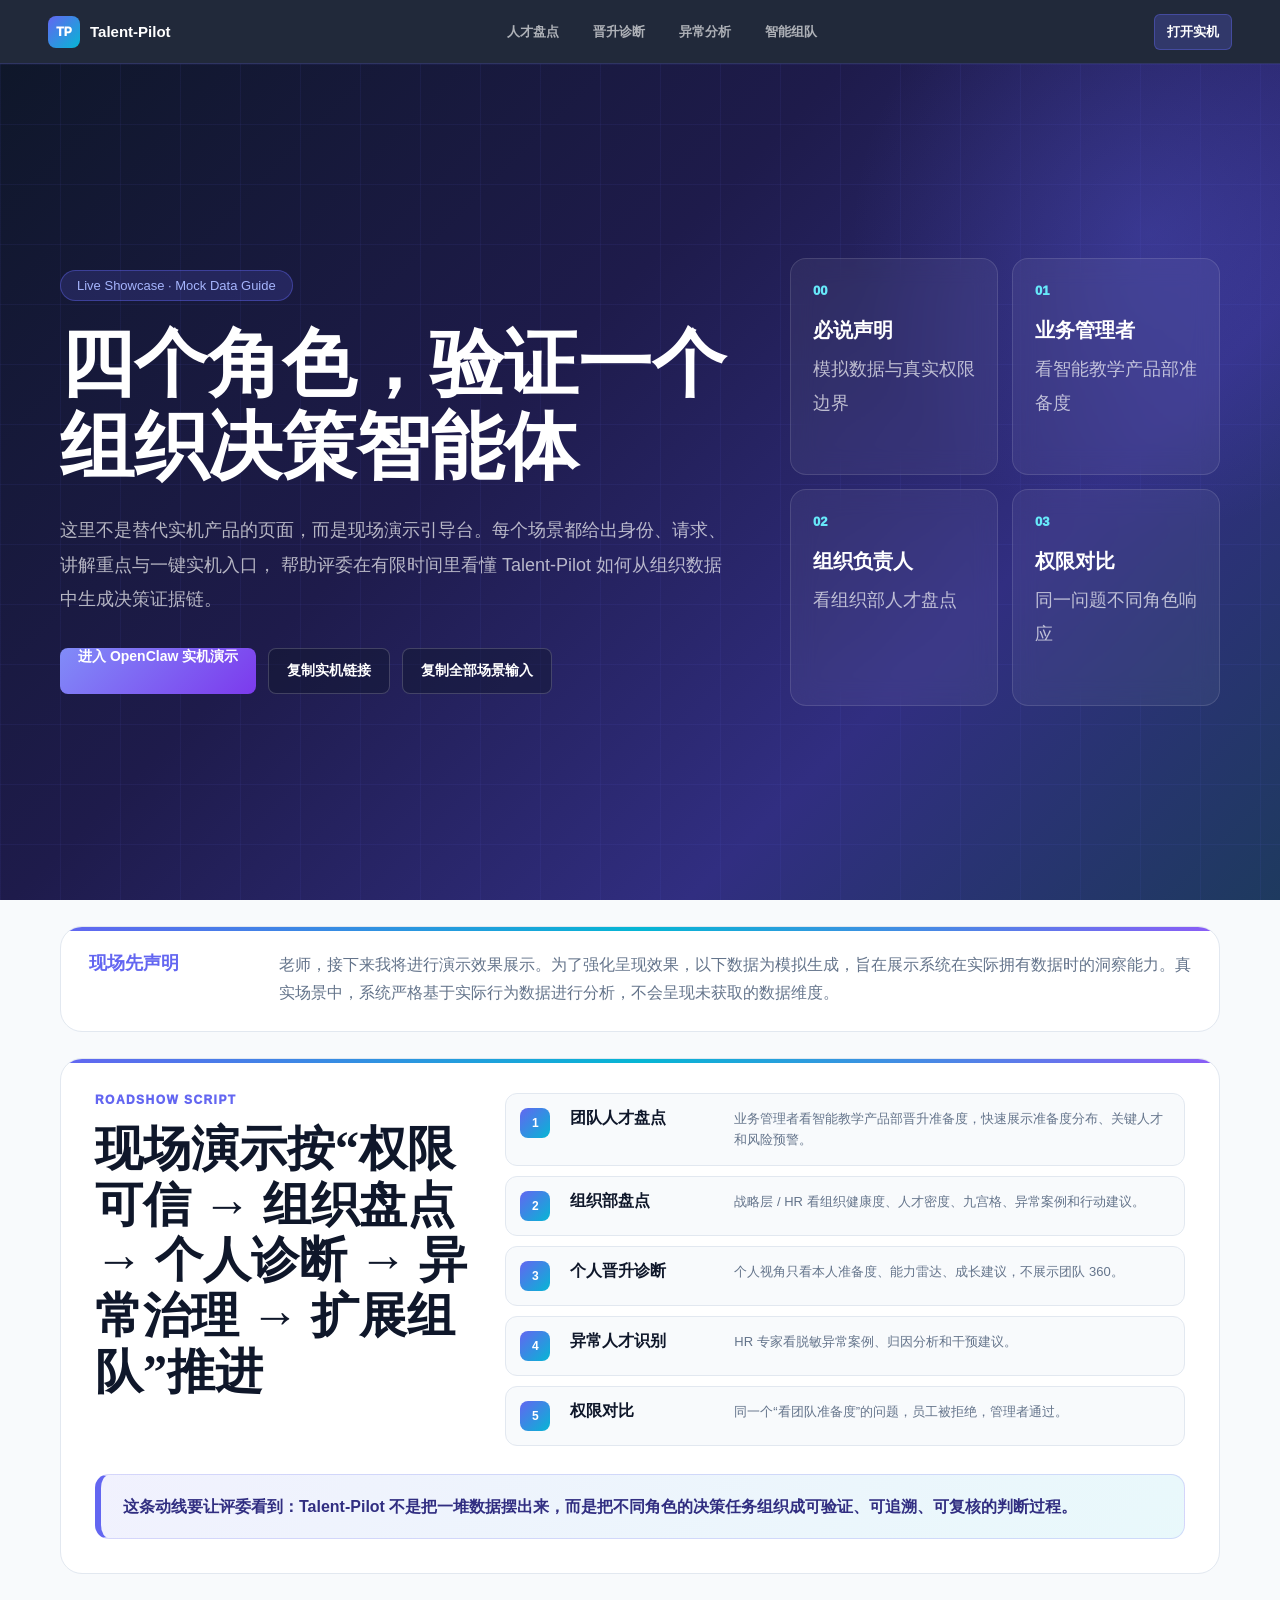
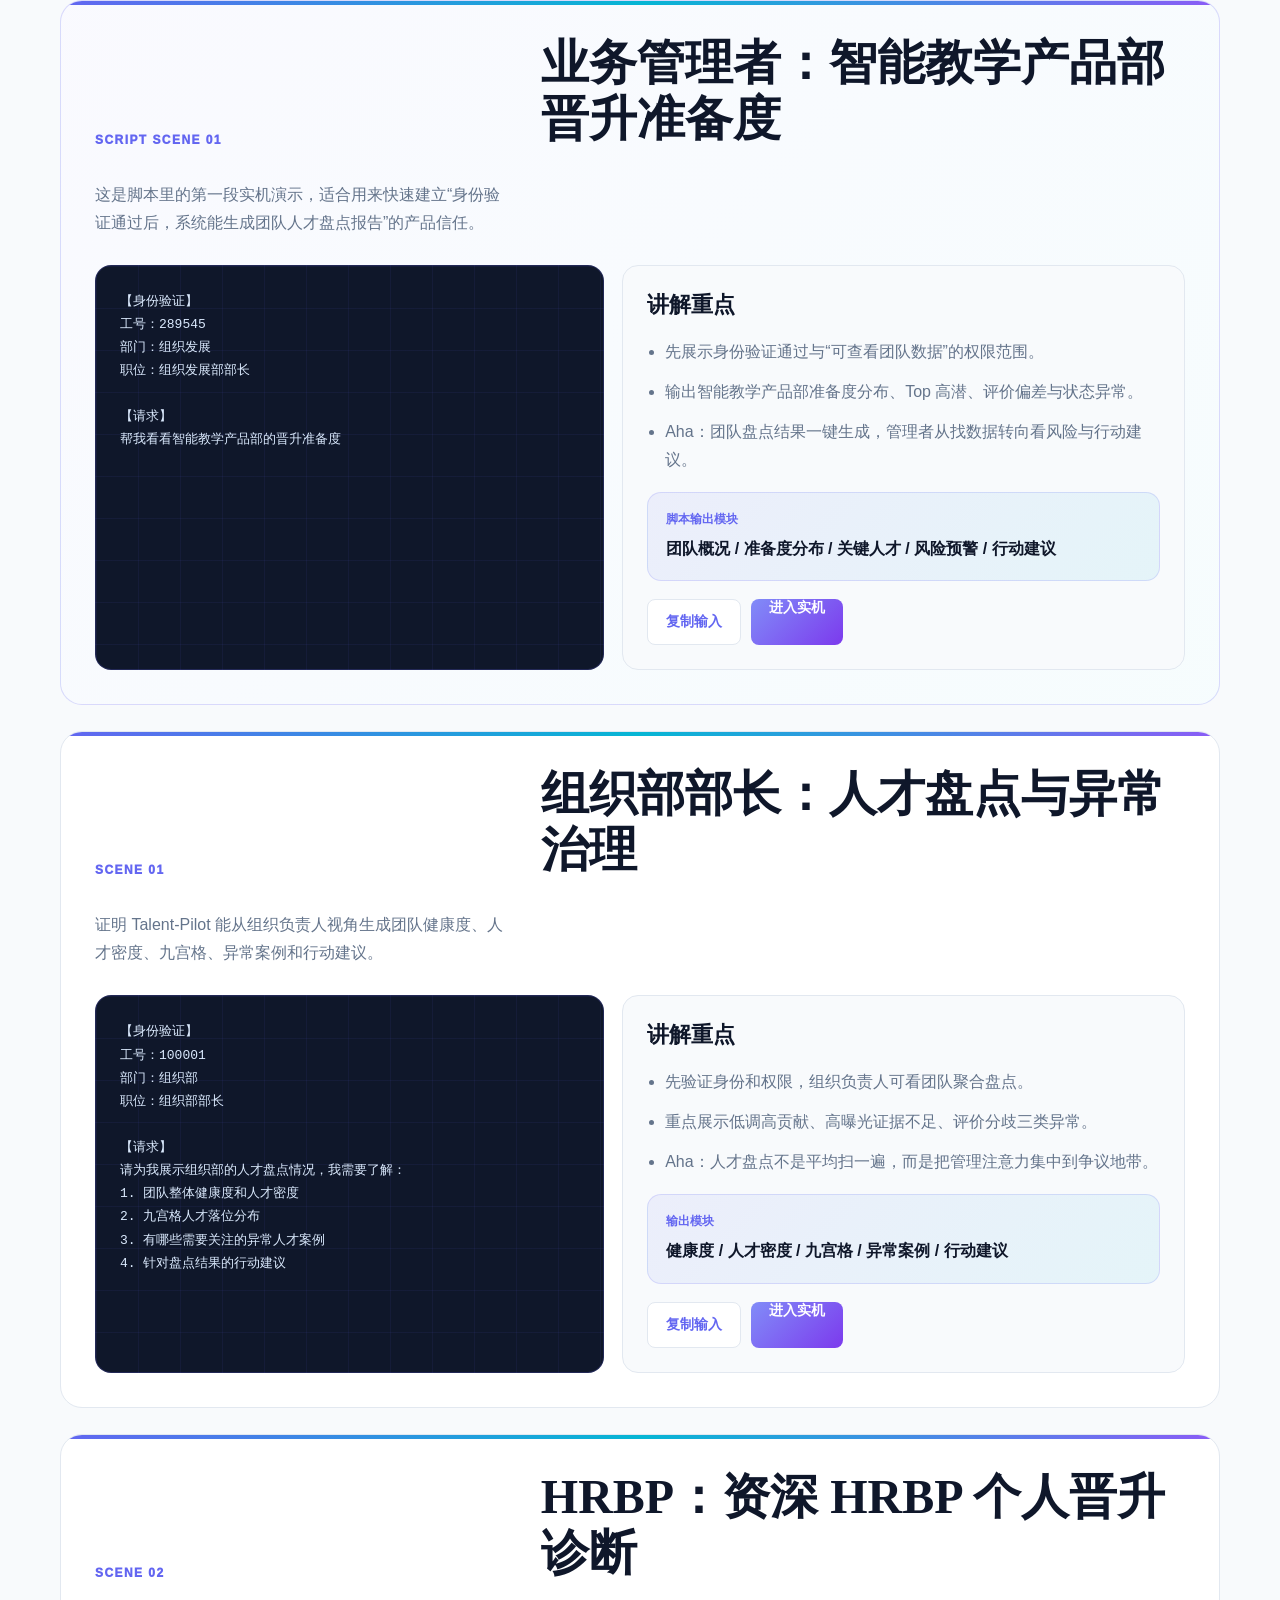
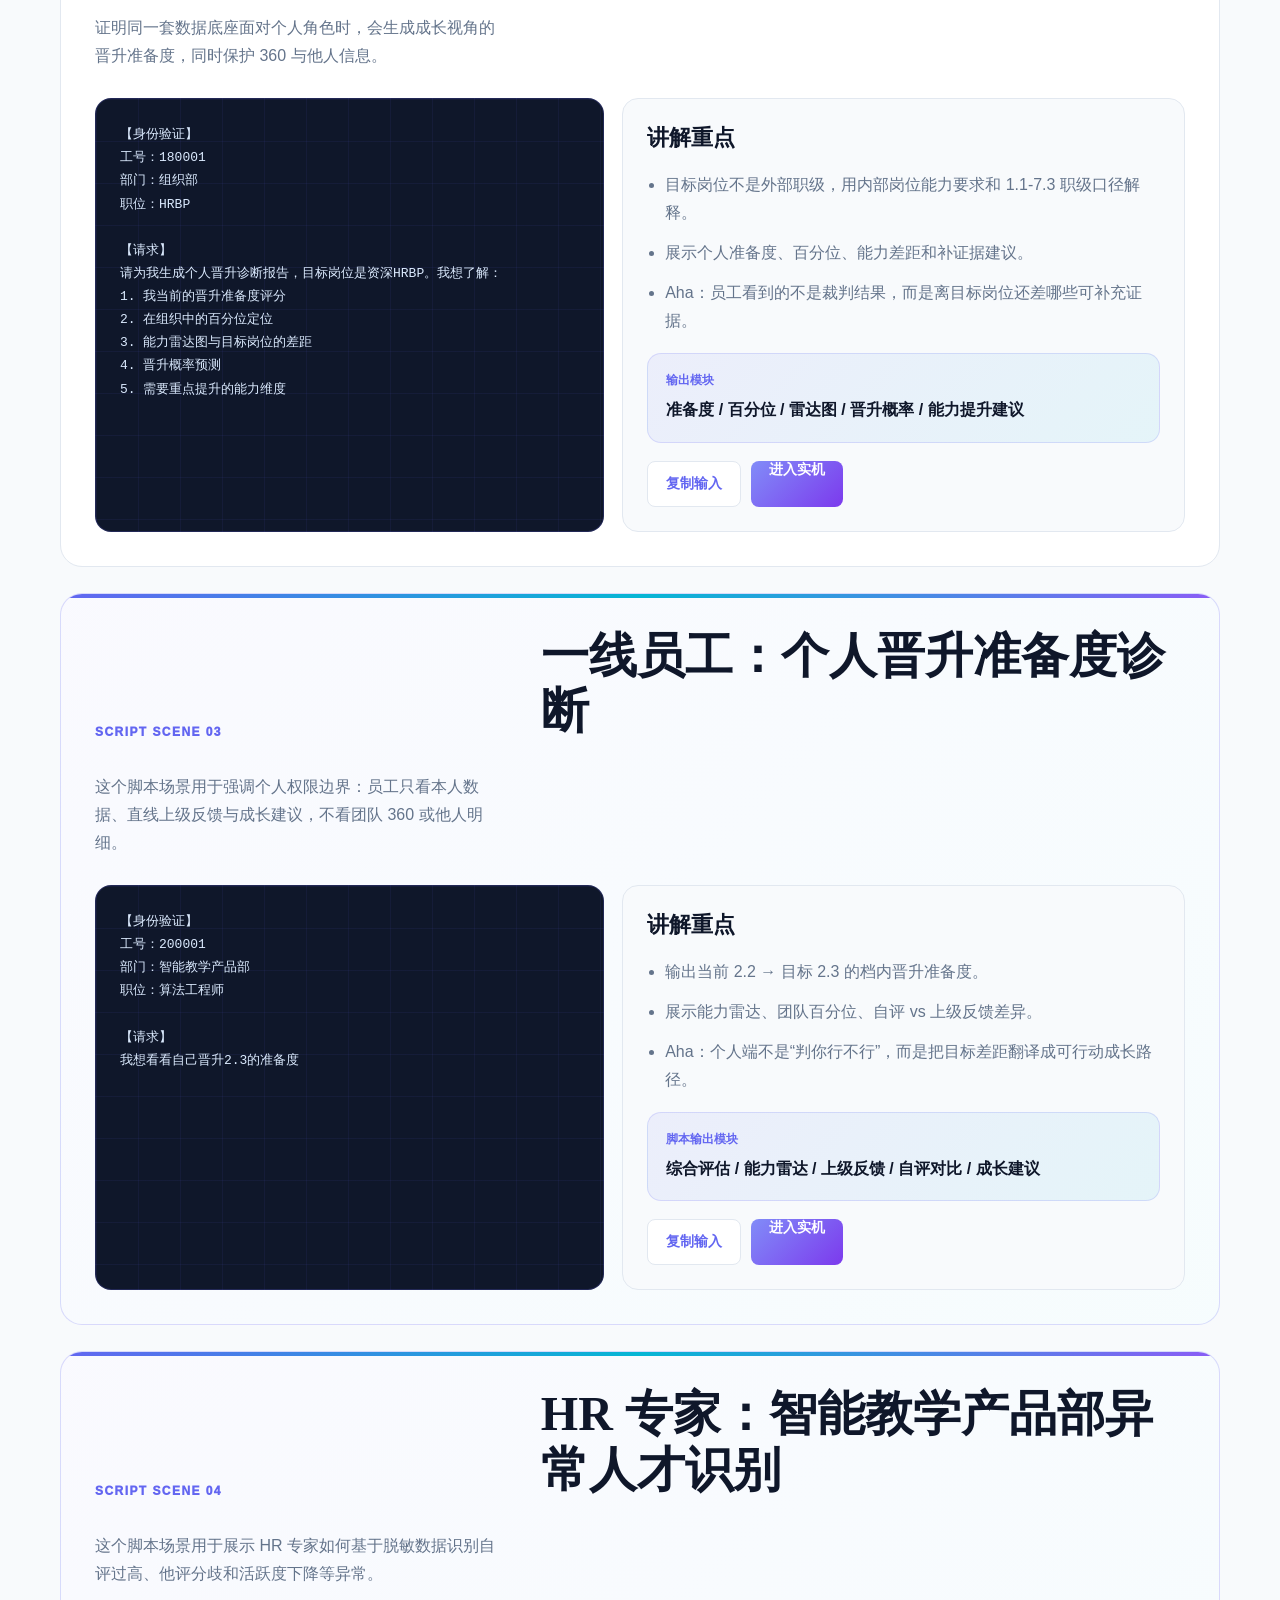
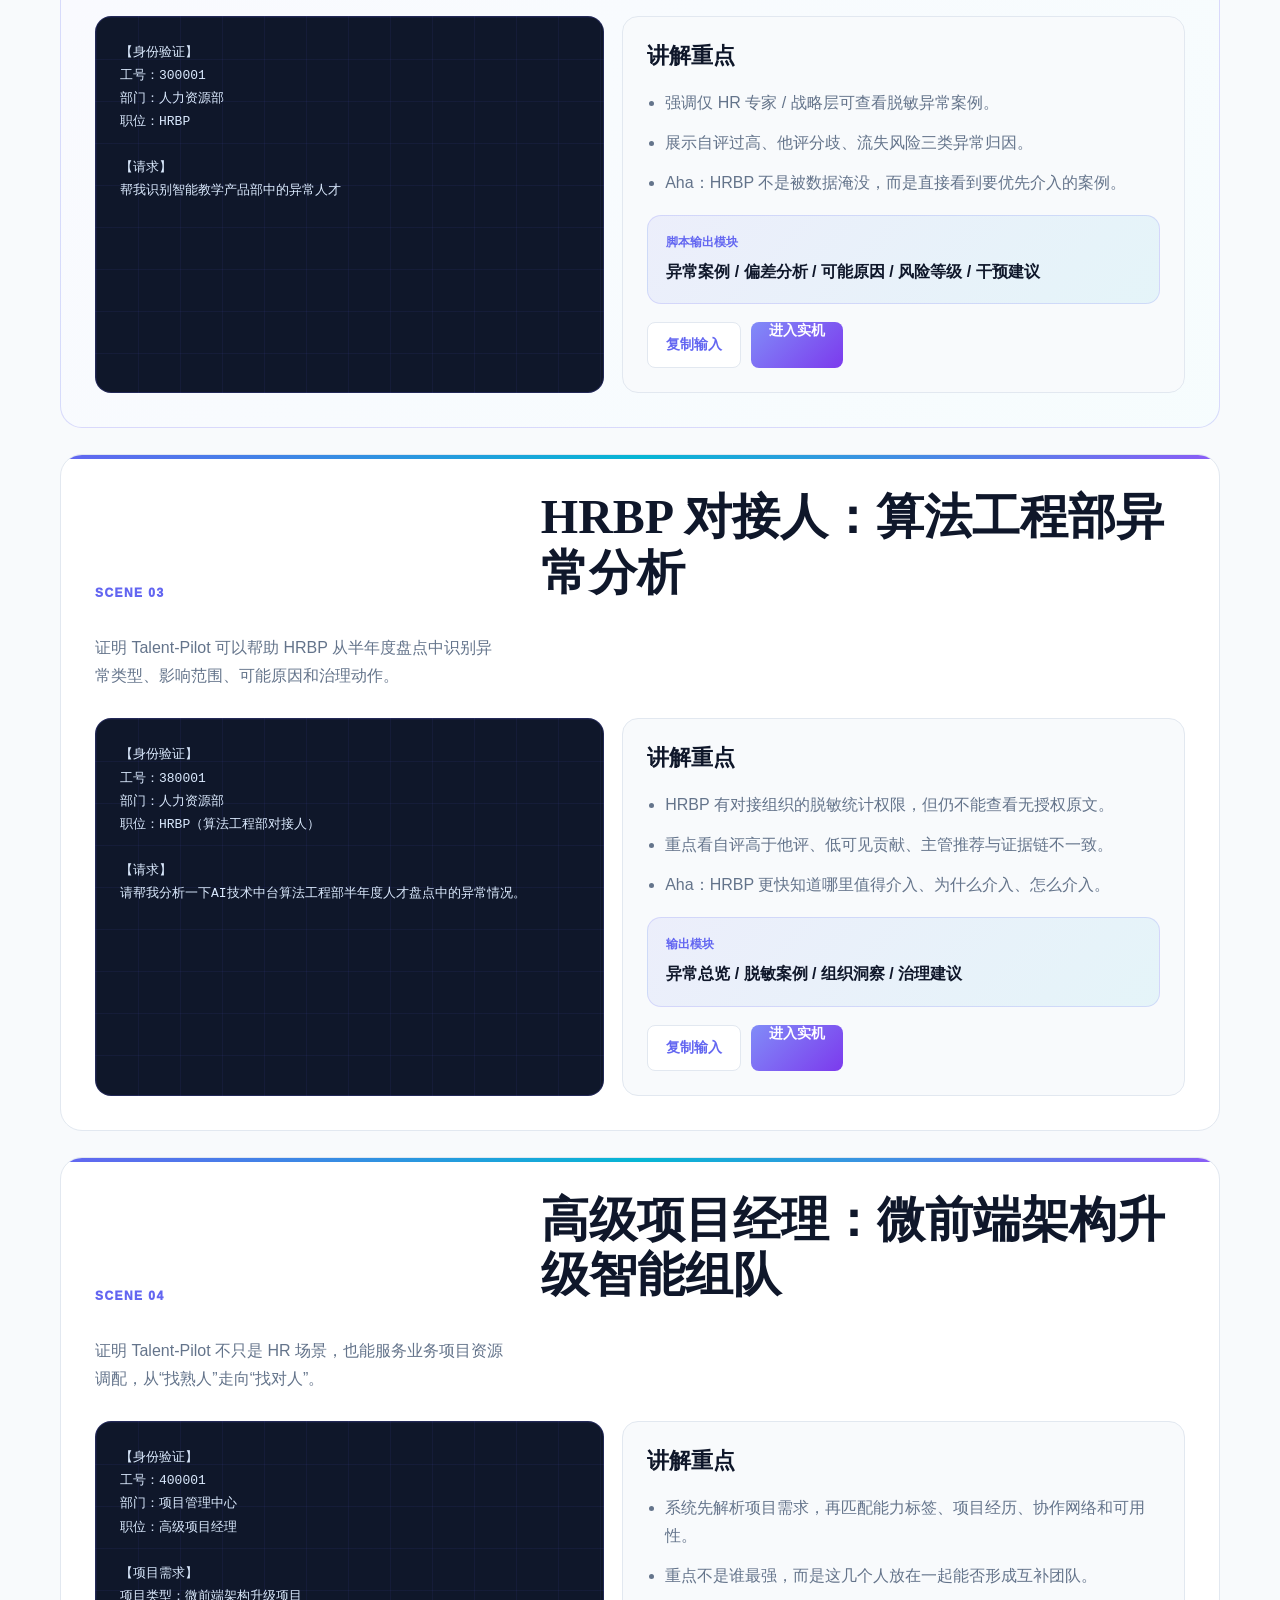
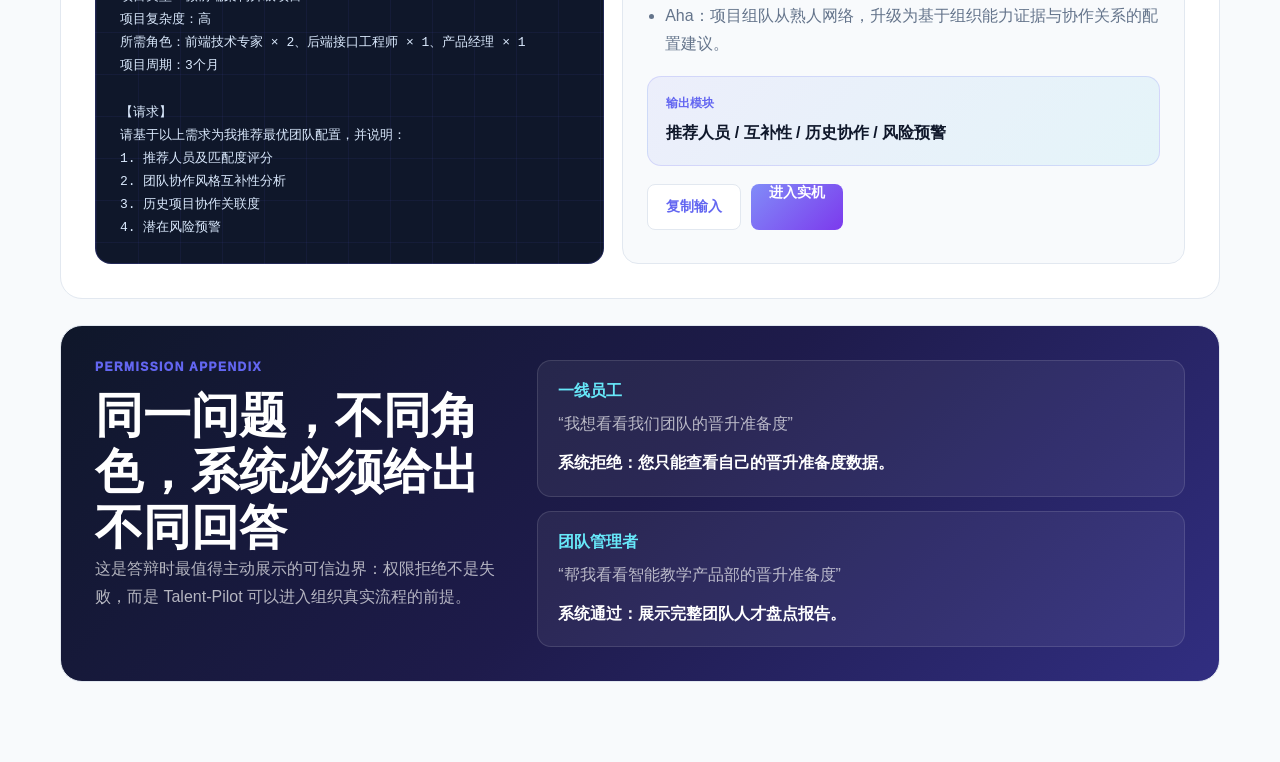
<file: demo.html>
<!doctype html>
<html lang="zh-CN">
  <head>
    <meta charset="UTF-8" />
    <meta name="viewport" content="width=device-width, initial-scale=1.0" />
    <title>Talent-Pilot | 现场实机演示引导台</title>
    <link rel="stylesheet" href="./demo.css" />
  </head>
  <body>
    <header class="demo-nav">
      <a class="brand" href="./prep.html" aria-label="Talent-Pilot 路演页">
        <span>TP</span>
        <strong>Talent-Pilot</strong>
      </a>
      <nav aria-label="演示场景">
        <a href="#scene-1">人才盘点</a>
        <a href="#scene-2">晋升诊断</a>
        <a href="#scene-3">异常分析</a>
        <a href="#scene-4">智能组队</a>
      </nav>
      <a class="open-product" href="yach://yach.zhiyinlou.com/session/p2p?sessionid=830388266714619904">打开实机</a>
    </header>

    <main>
      <section class="demo-hero">
        <div>
          <p class="badge">Live Showcase · Mock Data Guide</p>
          <h1>四个角色，验证一个组织决策智能体</h1>
          <p>
            这里不是替代实机产品的页面，而是现场演示引导台。每个场景都给出身份、请求、讲解重点与一键实机入口，
            帮助评委在有限时间里看懂 Talent-Pilot 如何从组织数据中生成决策证据链。
          </p>
          <div class="hero-actions">
            <a href="yach://yach.zhiyinlou.com/session/p2p?sessionid=830388266714619904">进入 OpenClaw 实机演示</a>
            <button class="copy-product" type="button">复制实机链接</button>
            <button id="copyAll" type="button">复制全部场景输入</button>
          </div>
        </div>
        <aside class="demo-map" aria-label="四个演示场景">
          <article><span>00</span><strong>必说声明</strong><p>模拟数据与真实权限边界</p></article>
          <article><span>01</span><strong>业务管理者</strong><p>看智能教学产品部准备度</p></article>
          <article><span>02</span><strong>组织负责人</strong><p>看组织部人才盘点</p></article>
          <article><span>03</span><strong>权限对比</strong><p>同一问题不同角色响应</p></article>
        </aside>
      </section>

      <section class="notice">
        <strong>现场先声明</strong>
        <p>老师，接下来我将进行演示效果展示。为了强化呈现效果，以下数据为模拟生成，旨在展示系统在实际拥有数据时的洞察能力。真实场景中，系统严格基于实际行为数据进行分析，不会呈现未获取的数据维度。</p>
      </section>

      <section class="script-board" id="script">
        <div>
          <span>Roadshow Script</span>
          <h2>现场演示按“权限可信 → 组织盘点 → 个人诊断 → 异常治理 → 扩展组队”推进</h2>
        </div>
        <div class="script-steps">
          <article><b>1</b><strong>团队人才盘点</strong><p>业务管理者看智能教学产品部晋升准备度，快速展示准备度分布、关键人才和风险预警。</p></article>
          <article><b>2</b><strong>组织部盘点</strong><p>战略层 / HR 看组织健康度、人才密度、九宫格、异常案例和行动建议。</p></article>
          <article><b>3</b><strong>个人晋升诊断</strong><p>个人视角只看本人准备度、能力雷达、成长建议，不展示团队 360。</p></article>
          <article><b>4</b><strong>异常人才识别</strong><p>HR 专家看脱敏异常案例、归因分析和干预建议。</p></article>
          <article><b>5</b><strong>权限对比</strong><p>同一个“看团队准备度”的问题，员工被拒绝，管理者通过。</p></article>
        </div>
        <p class="bridge-copy">这条动线要让评委看到：Talent-Pilot 不是把一堆数据摆出来，而是把不同角色的决策任务组织成可验证、可追溯、可复核的判断过程。</p>
      </section>

      <section class="scenario compact" id="scene-0">
        <div class="scenario-head">
          <span>Script Scene 01</span>
          <h2>业务管理者：智能教学产品部晋升准备度</h2>
          <p>这是脚本里的第一段实机演示，适合用来快速建立“身份验证通过后，系统能生成团队人才盘点报告”的产品信任。</p>
        </div>
        <div class="scenario-grid">
          <pre data-copy="scene-0">【身份验证】
工号：289545
部门：组织发展
职位：组织发展部部长

【请求】
帮我看看智能教学产品部的晋升准备度</pre>
          <div class="answer-panel">
            <h3>讲解重点</h3>
            <ul>
              <li>先展示身份验证通过与“可查看团队数据”的权限范围。</li>
              <li>输出智能教学产品部准备度分布、Top 高潜、评价偏差与状态异常。</li>
              <li>Aha：团队盘点结果一键生成，管理者从找数据转向看风险与行动建议。</li>
            </ul>
            <div class="output-preview">
              <span>脚本输出模块</span>
              <b>团队概况 / 准备度分布 / 关键人才 / 风险预警 / 行动建议</b>
            </div>
            <div class="scenario-actions">
              <button type="button" data-copy-target="scene-0">复制输入</button>
              <a href="yach://yach.zhiyinlou.com/session/p2p?sessionid=830388266714619904">进入实机</a>
            </div>
          </div>
        </div>
      </section>

      <section class="scenario" id="scene-1">
        <div class="scenario-head">
          <span>Scene 01</span>
          <h2>组织部部长：人才盘点与异常治理</h2>
          <p>证明 Talent-Pilot 能从组织负责人视角生成团队健康度、人才密度、九宫格、异常案例和行动建议。</p>
        </div>
        <div class="scenario-grid">
          <pre data-copy="scene-1">【身份验证】
工号：100001
部门：组织部
职位：组织部部长

【请求】
请为我展示组织部的人才盘点情况，我需要了解：
1. 团队整体健康度和人才密度
2. 九宫格人才落位分布
3. 有哪些需要关注的异常人才案例
4. 针对盘点结果的行动建议</pre>
          <div class="answer-panel">
            <h3>讲解重点</h3>
            <ul>
              <li>先验证身份和权限，组织负责人可看团队聚合盘点。</li>
              <li>重点展示低调高贡献、高曝光证据不足、评价分歧三类异常。</li>
              <li>Aha：人才盘点不是平均扫一遍，而是把管理注意力集中到争议地带。</li>
            </ul>
            <div class="output-preview">
              <span>输出模块</span>
              <b>健康度 / 人才密度 / 九宫格 / 异常案例 / 行动建议</b>
            </div>
            <div class="scenario-actions">
              <button type="button" data-copy-target="scene-1">复制输入</button>
              <a href="yach://yach.zhiyinlou.com/session/p2p?sessionid=830388266714619904">进入实机</a>
            </div>
          </div>
        </div>
      </section>

      <section class="scenario" id="scene-2">
        <div class="scenario-head">
          <span>Scene 02</span>
          <h2>HRBP：资深 HRBP 个人晋升诊断</h2>
          <p>证明同一套数据底座面对个人角色时，会生成成长视角的晋升准备度，同时保护 360 与他人信息。</p>
        </div>
        <div class="scenario-grid">
          <pre data-copy="scene-2">【身份验证】
工号：180001
部门：组织部
职位：HRBP

【请求】
请为我生成个人晋升诊断报告，目标岗位是资深HRBP。我想了解：
1. 我当前的晋升准备度评分
2. 在组织中的百分位定位
3. 能力雷达图与目标岗位的差距
4. 晋升概率预测
5. 需要重点提升的能力维度</pre>
          <div class="answer-panel">
            <h3>讲解重点</h3>
            <ul>
              <li>目标岗位不是外部职级，用内部岗位能力要求和 1.1-7.3 职级口径解释。</li>
              <li>展示个人准备度、百分位、能力差距和补证据建议。</li>
              <li>Aha：员工看到的不是裁判结果，而是离目标岗位还差哪些可补充证据。</li>
            </ul>
            <div class="output-preview">
              <span>输出模块</span>
              <b>准备度 / 百分位 / 雷达图 / 晋升概率 / 能力提升建议</b>
            </div>
            <div class="scenario-actions">
              <button type="button" data-copy-target="scene-2">复制输入</button>
              <a href="yach://yach.zhiyinlou.com/session/p2p?sessionid=830388266714619904">进入实机</a>
            </div>
          </div>
        </div>
      </section>

      <section class="scenario compact" id="scene-personal">
        <div class="scenario-head">
          <span>Script Scene 03</span>
          <h2>一线员工：个人晋升准备度诊断</h2>
          <p>这个脚本场景用于强调个人权限边界：员工只看本人数据、直线上级反馈与成长建议，不看团队 360 或他人明细。</p>
        </div>
        <div class="scenario-grid">
          <pre data-copy="scene-personal">【身份验证】
工号：200001
部门：智能教学产品部
职位：算法工程师

【请求】
我想看看自己晋升2.3的准备度</pre>
          <div class="answer-panel">
            <h3>讲解重点</h3>
            <ul>
              <li>输出当前 2.2 → 目标 2.3 的档内晋升准备度。</li>
              <li>展示能力雷达、团队百分位、自评 vs 上级反馈差异。</li>
              <li>Aha：个人端不是“判你行不行”，而是把目标差距翻译成可行动成长路径。</li>
            </ul>
            <div class="output-preview">
              <span>脚本输出模块</span>
              <b>综合评估 / 能力雷达 / 上级反馈 / 自评对比 / 成长建议</b>
            </div>
            <div class="scenario-actions">
              <button type="button" data-copy-target="scene-personal">复制输入</button>
              <a href="yach://yach.zhiyinlou.com/session/p2p?sessionid=830388266714619904">进入实机</a>
            </div>
          </div>
        </div>
      </section>

      <section class="scenario compact" id="scene-abnormal">
        <div class="scenario-head">
          <span>Script Scene 04</span>
          <h2>HR 专家：智能教学产品部异常人才识别</h2>
          <p>这个脚本场景用于展示 HR 专家如何基于脱敏数据识别自评过高、他评分歧和活跃度下降等异常。</p>
        </div>
        <div class="scenario-grid">
          <pre data-copy="scene-abnormal">【身份验证】
工号：300001
部门：人力资源部
职位：HRBP

【请求】
帮我识别智能教学产品部中的异常人才</pre>
          <div class="answer-panel">
            <h3>讲解重点</h3>
            <ul>
              <li>强调仅 HR 专家 / 战略层可查看脱敏异常案例。</li>
              <li>展示自评过高、他评分歧、流失风险三类异常归因。</li>
              <li>Aha：HRBP 不是被数据淹没，而是直接看到要优先介入的案例。</li>
            </ul>
            <div class="output-preview">
              <span>脚本输出模块</span>
              <b>异常案例 / 偏差分析 / 可能原因 / 风险等级 / 干预建议</b>
            </div>
            <div class="scenario-actions">
              <button type="button" data-copy-target="scene-abnormal">复制输入</button>
              <a href="yach://yach.zhiyinlou.com/session/p2p?sessionid=830388266714619904">进入实机</a>
            </div>
          </div>
        </div>
      </section>

      <section class="scenario" id="scene-3">
        <div class="scenario-head">
          <span>Scene 03</span>
          <h2>HRBP 对接人：算法工程部异常分析</h2>
          <p>证明 Talent-Pilot 可以帮助 HRBP 从半年度盘点中识别异常类型、影响范围、可能原因和治理动作。</p>
        </div>
        <div class="scenario-grid">
          <pre data-copy="scene-3">【身份验证】
工号：380001
部门：人力资源部
职位：HRBP（算法工程部对接人）

【请求】
请帮我分析一下AI技术中台算法工程部半年度人才盘点中的异常情况。</pre>
          <div class="answer-panel">
            <h3>讲解重点</h3>
            <ul>
              <li>HRBP 有对接组织的脱敏统计权限，但仍不能查看无授权原文。</li>
              <li>重点看自评高于他评、低可见贡献、主管推荐与证据链不一致。</li>
              <li>Aha：HRBP 更快知道哪里值得介入、为什么介入、怎么介入。</li>
            </ul>
            <div class="output-preview">
              <span>输出模块</span>
              <b>异常总览 / 脱敏案例 / 组织洞察 / 治理建议</b>
            </div>
            <div class="scenario-actions">
              <button type="button" data-copy-target="scene-3">复制输入</button>
              <a href="yach://yach.zhiyinlou.com/session/p2p?sessionid=830388266714619904">进入实机</a>
            </div>
          </div>
        </div>
      </section>

      <section class="scenario" id="scene-4">
        <div class="scenario-head">
          <span>Scene 04</span>
          <h2>高级项目经理：微前端架构升级智能组队</h2>
          <p>证明 Talent-Pilot 不只是 HR 场景，也能服务业务项目资源调配，从“找熟人”走向“找对人”。</p>
        </div>
        <div class="scenario-grid">
          <pre data-copy="scene-4">【身份验证】
工号：400001
部门：项目管理中心
职位：高级项目经理

【项目需求】
项目类型：微前端架构升级项目
项目复杂度：高
所需角色：前端技术专家 × 2、后端接口工程师 × 1、产品经理 × 1
项目周期：3个月

【请求】
请基于以上需求为我推荐最优团队配置，并说明：
1. 推荐人员及匹配度评分
2. 团队协作风格互补性分析
3. 历史项目协作关联度
4. 潜在风险预警</pre>
          <div class="answer-panel">
            <h3>讲解重点</h3>
            <ul>
              <li>系统先解析项目需求，再匹配能力标签、项目经历、协作网络和可用性。</li>
              <li>重点不是谁最强，而是这几个人放在一起能否形成互补团队。</li>
              <li>Aha：项目组队从熟人网络，升级为基于组织能力证据与协作关系的配置建议。</li>
            </ul>
            <div class="output-preview">
              <span>输出模块</span>
              <b>推荐人员 / 互补性 / 历史协作 / 风险预警</b>
            </div>
            <div class="scenario-actions">
              <button type="button" data-copy-target="scene-4">复制输入</button>
              <a href="yach://yach.zhiyinlou.com/session/p2p?sessionid=830388266714619904">进入实机</a>
            </div>
          </div>
        </div>
      </section>

      <section class="permission-compare" id="permission">
        <div>
          <span>Permission Appendix</span>
          <h2>同一问题，不同角色，系统必须给出不同回答</h2>
          <p>这是答辩时最值得主动展示的可信边界：权限拒绝不是失败，而是 Talent-Pilot 可以进入组织真实流程的前提。</p>
        </div>
        <div class="compare-grid">
          <article>
            <b>一线员工</b>
            <p>“我想看看我们团队的晋升准备度”</p>
            <strong>系统拒绝：您只能查看自己的晋升准备度数据。</strong>
          </article>
          <article>
            <b>团队管理者</b>
            <p>“帮我看看智能教学产品部的晋升准备度”</p>
            <strong>系统通过：展示完整团队人才盘点报告。</strong>
          </article>
        </div>
      </section>
    </main>

    <div class="toast" id="toast" role="status" aria-live="polite"></div>
    <script src="./demo.js"></script>
  </body>
</html>
</file>
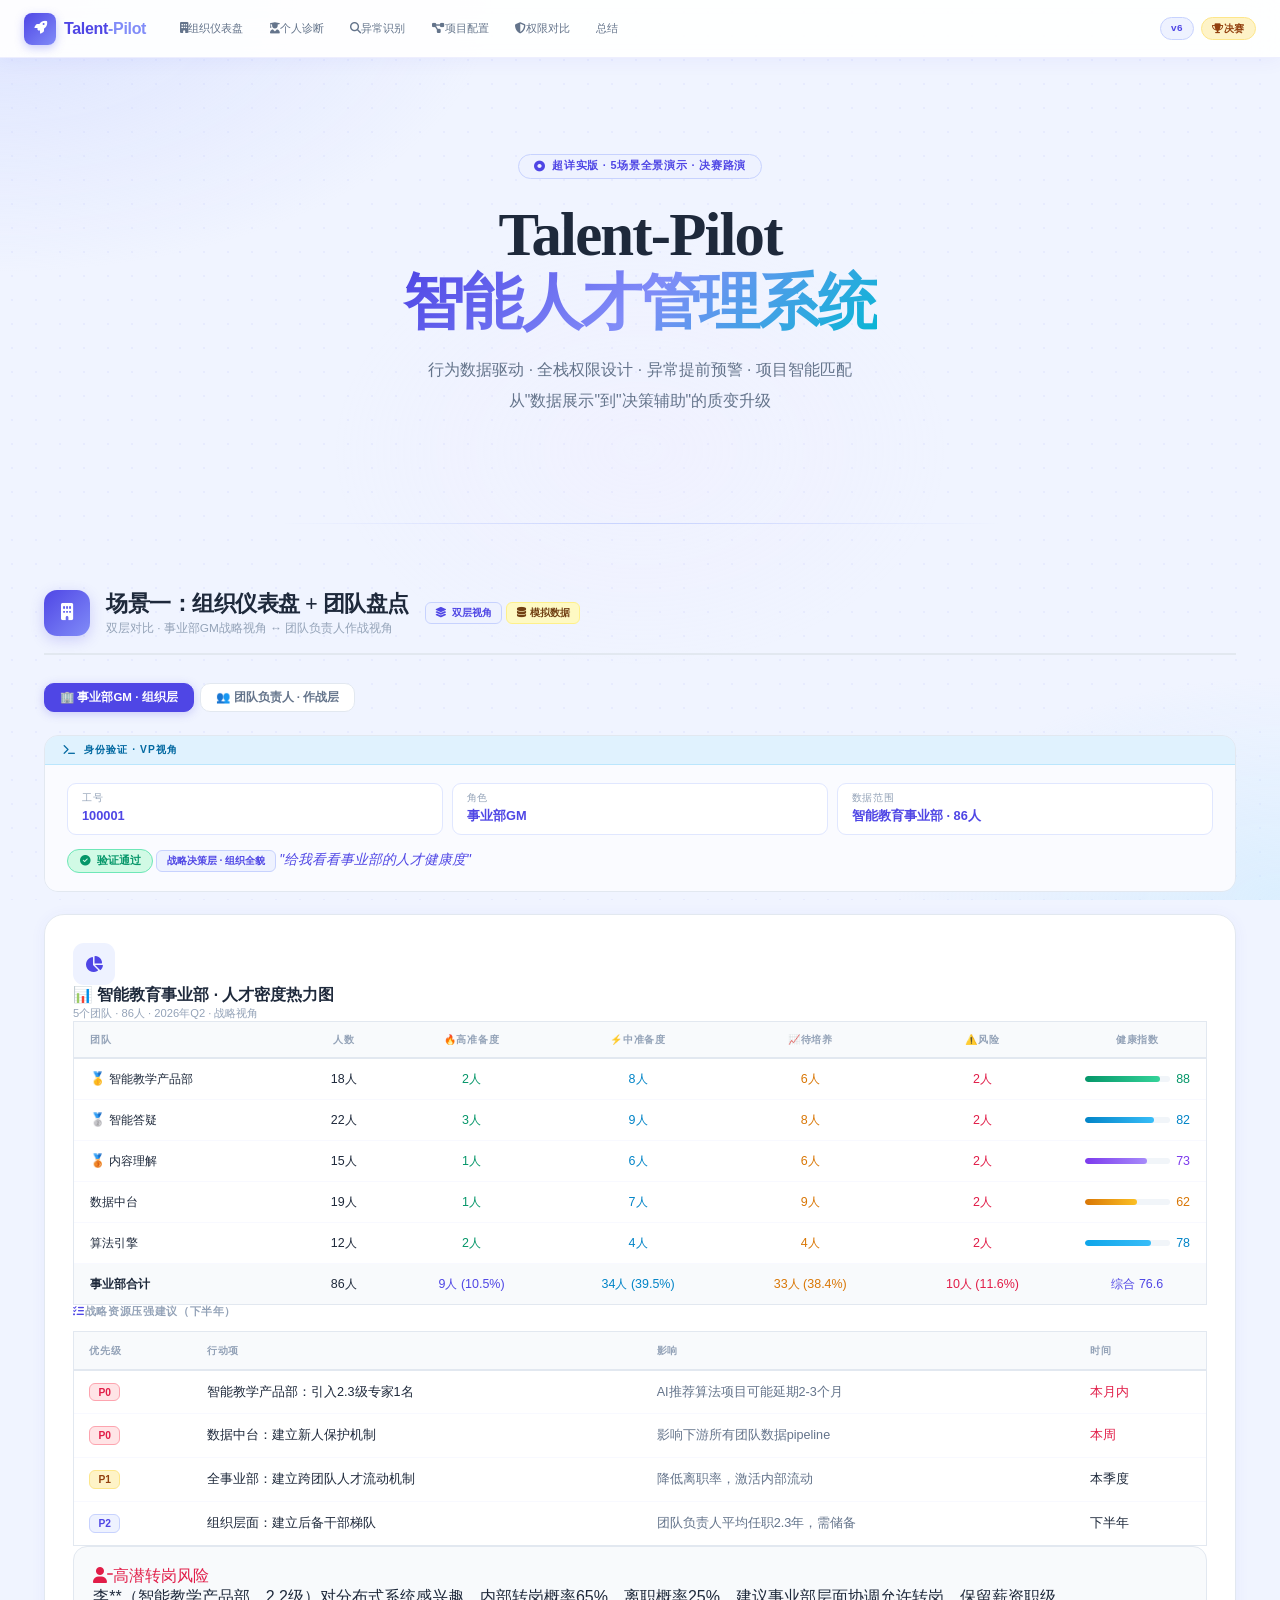
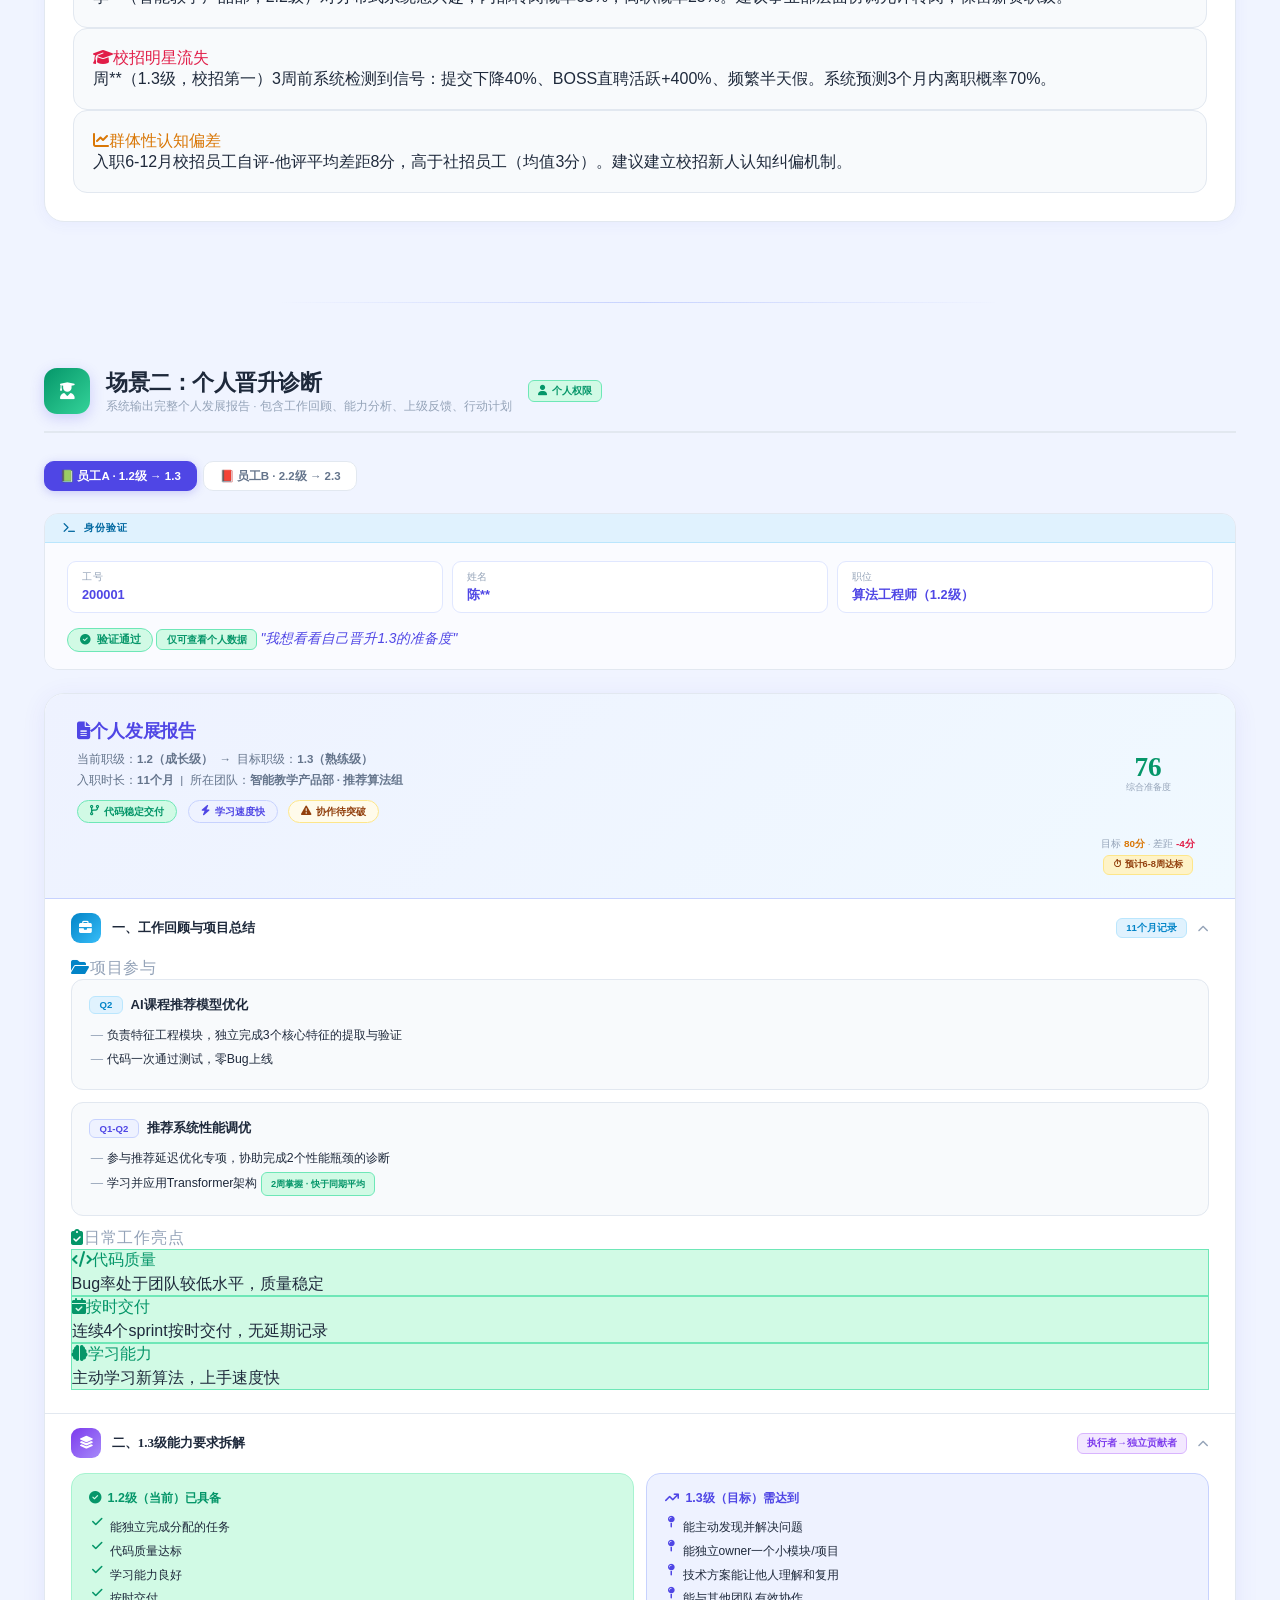
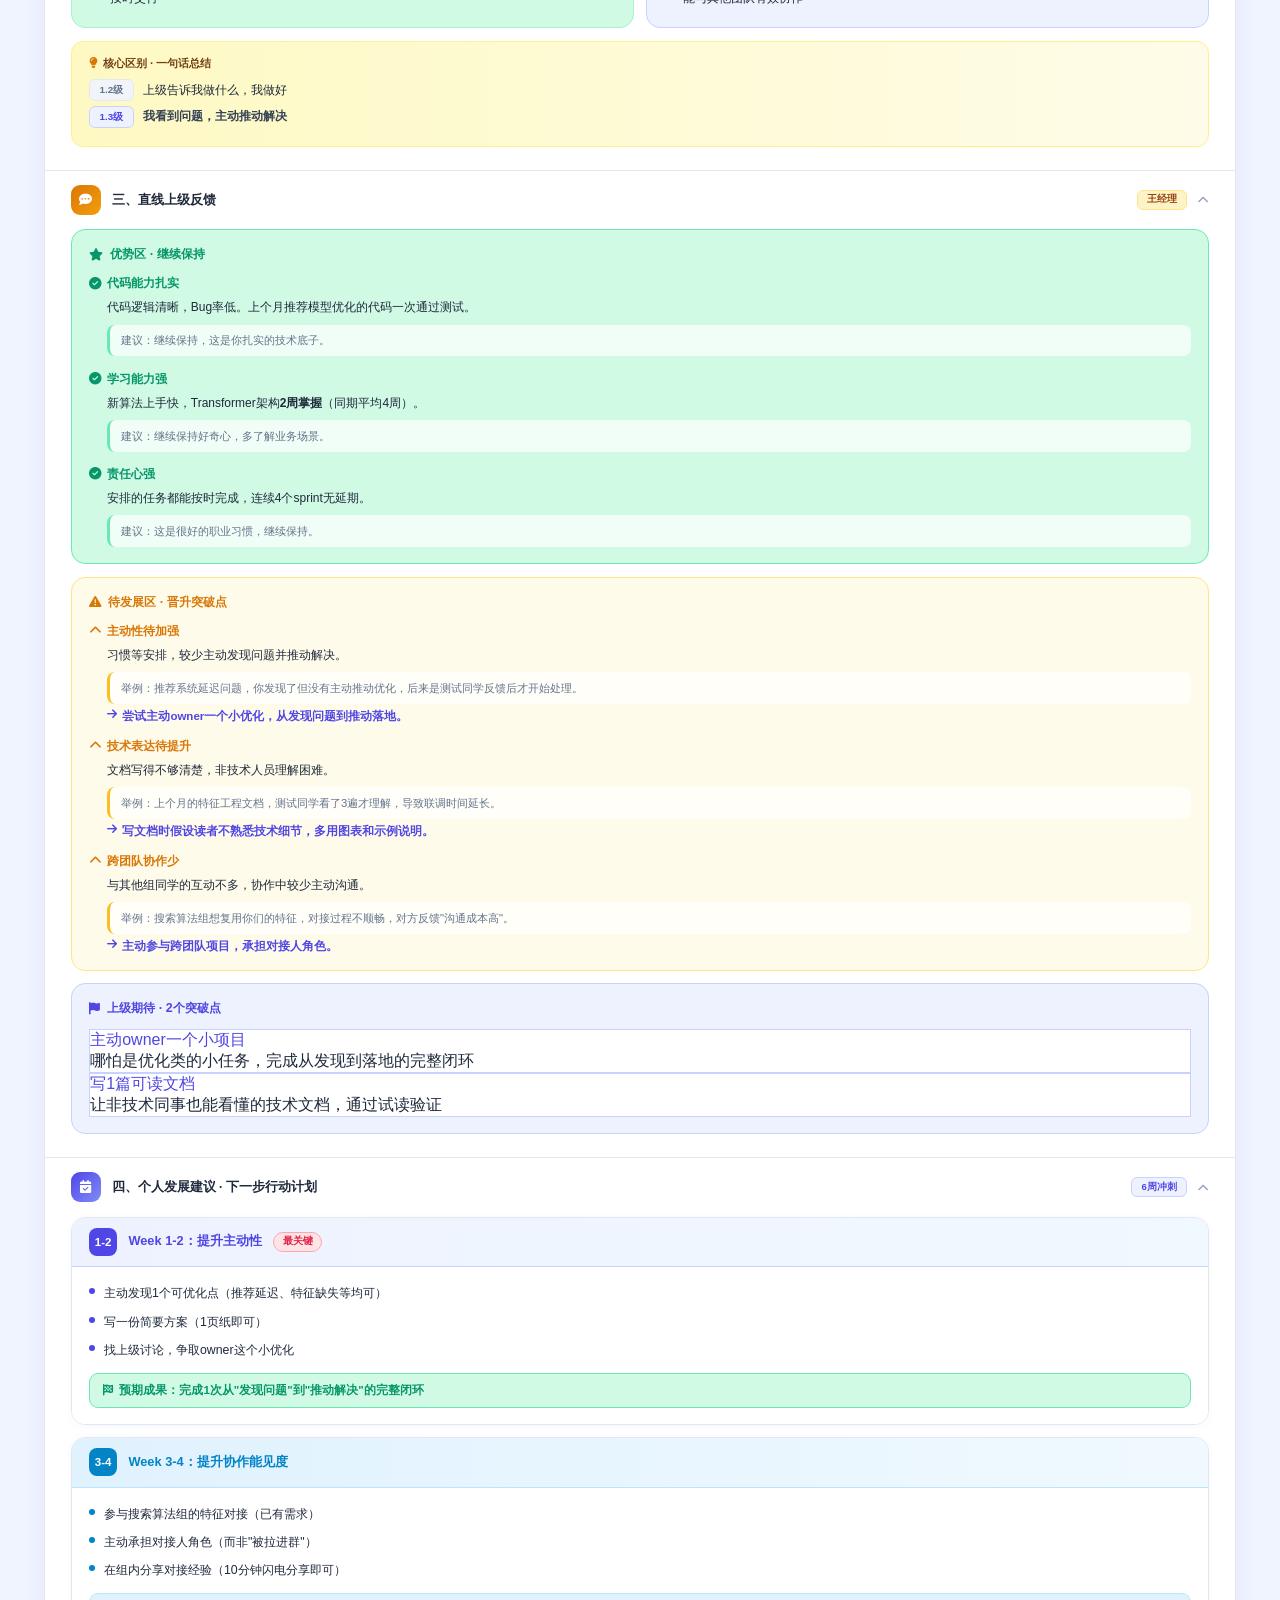
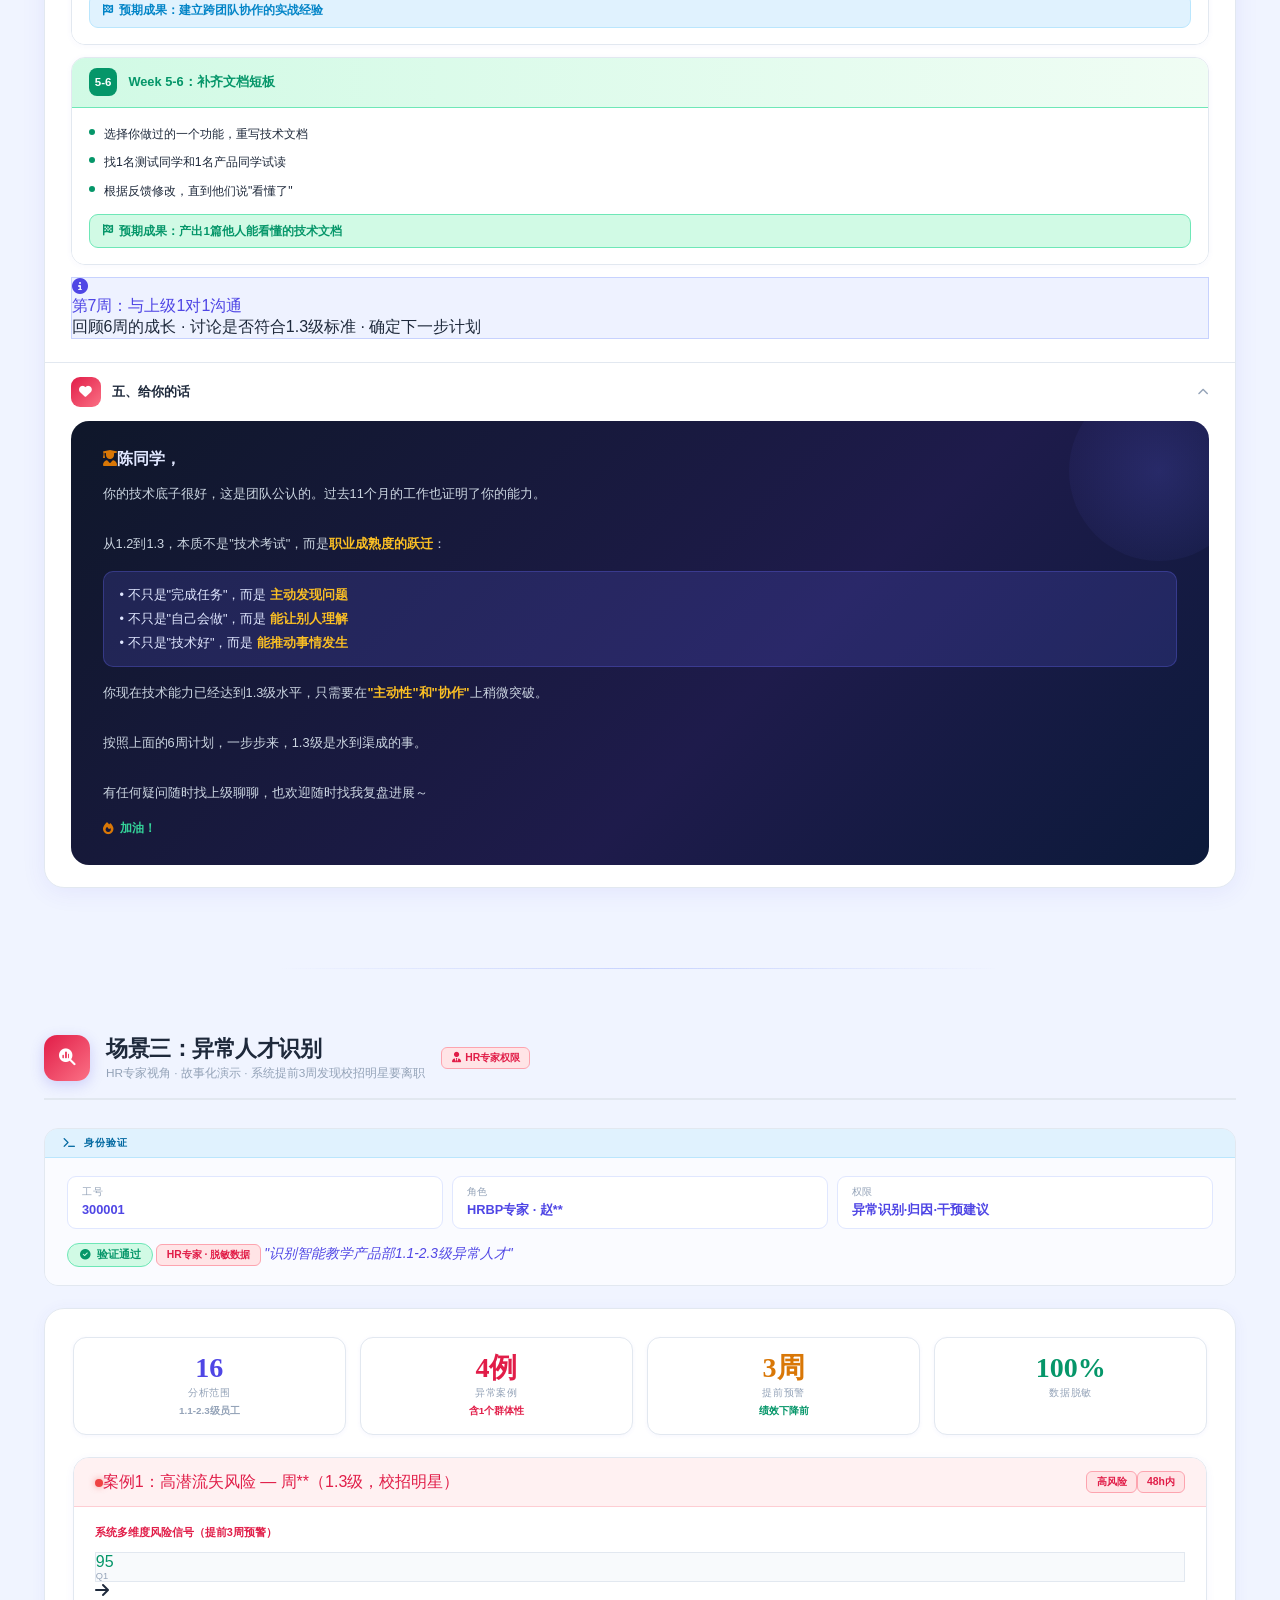
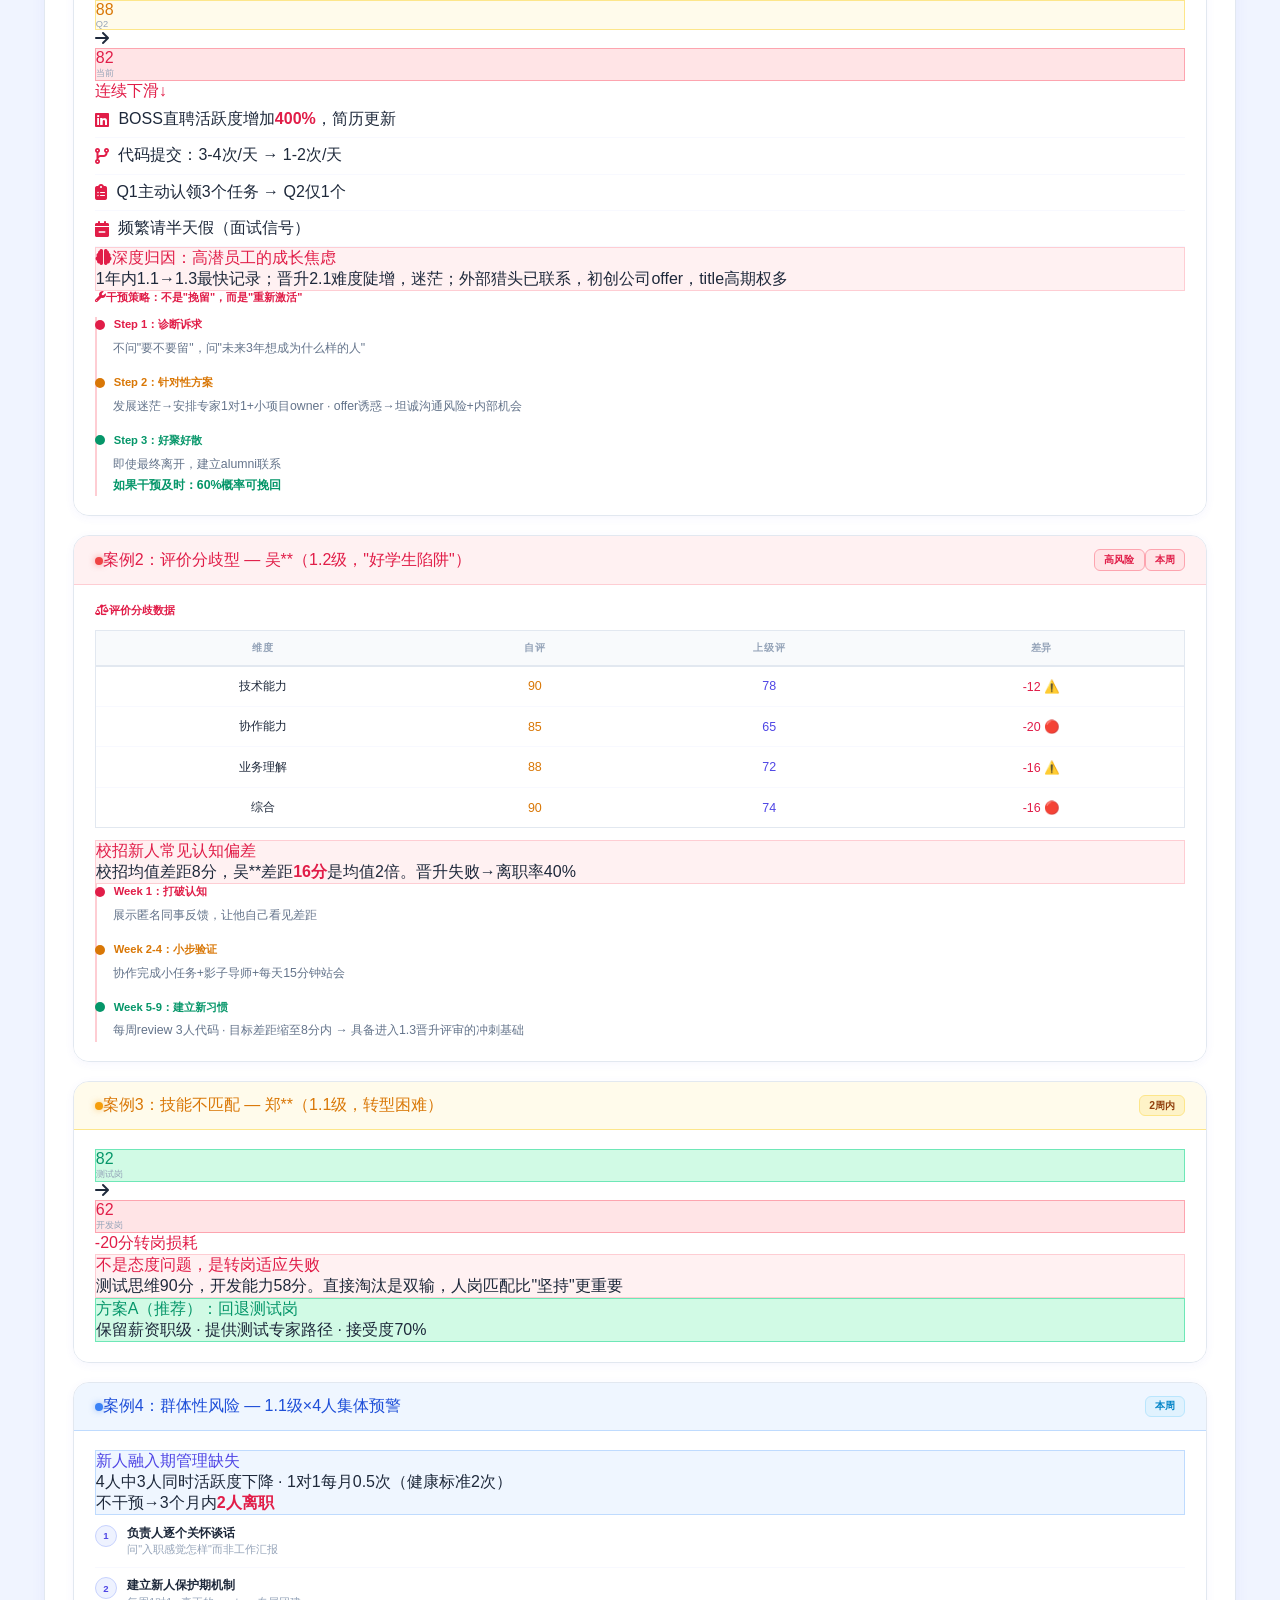
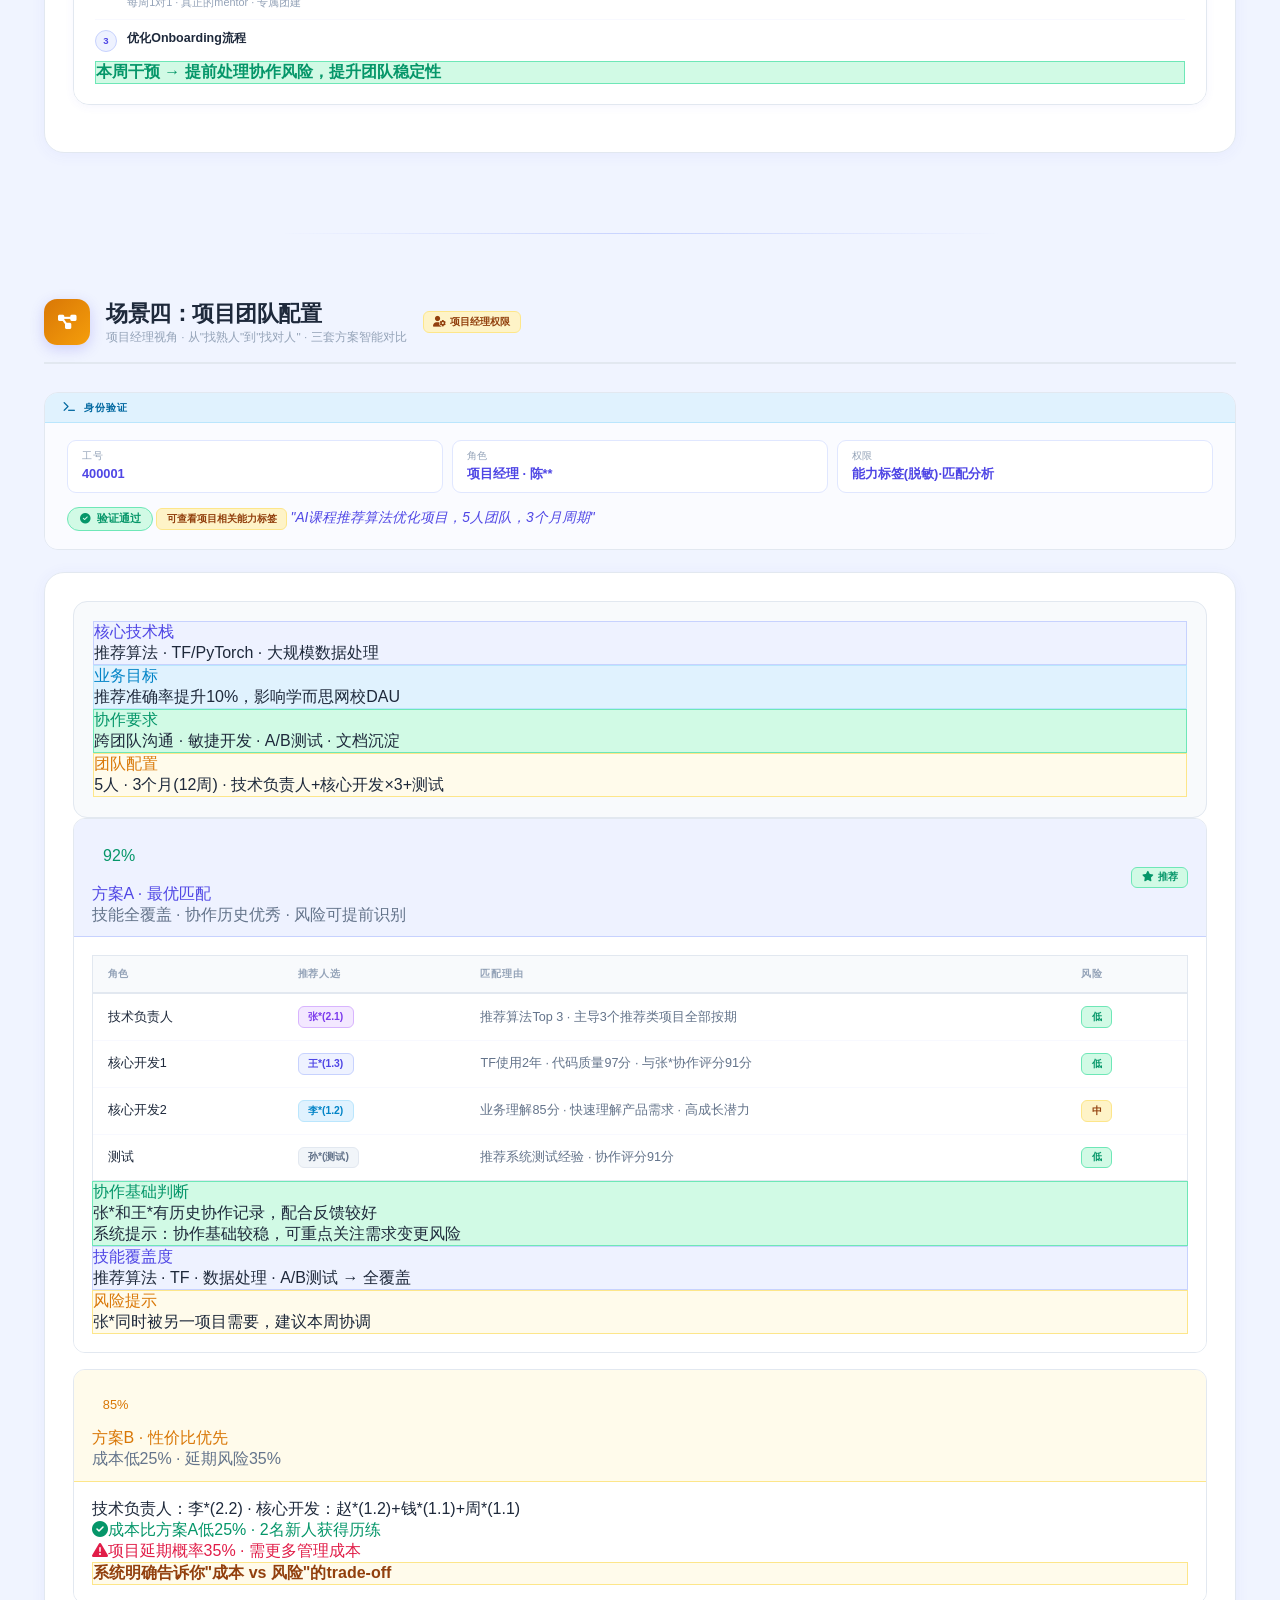
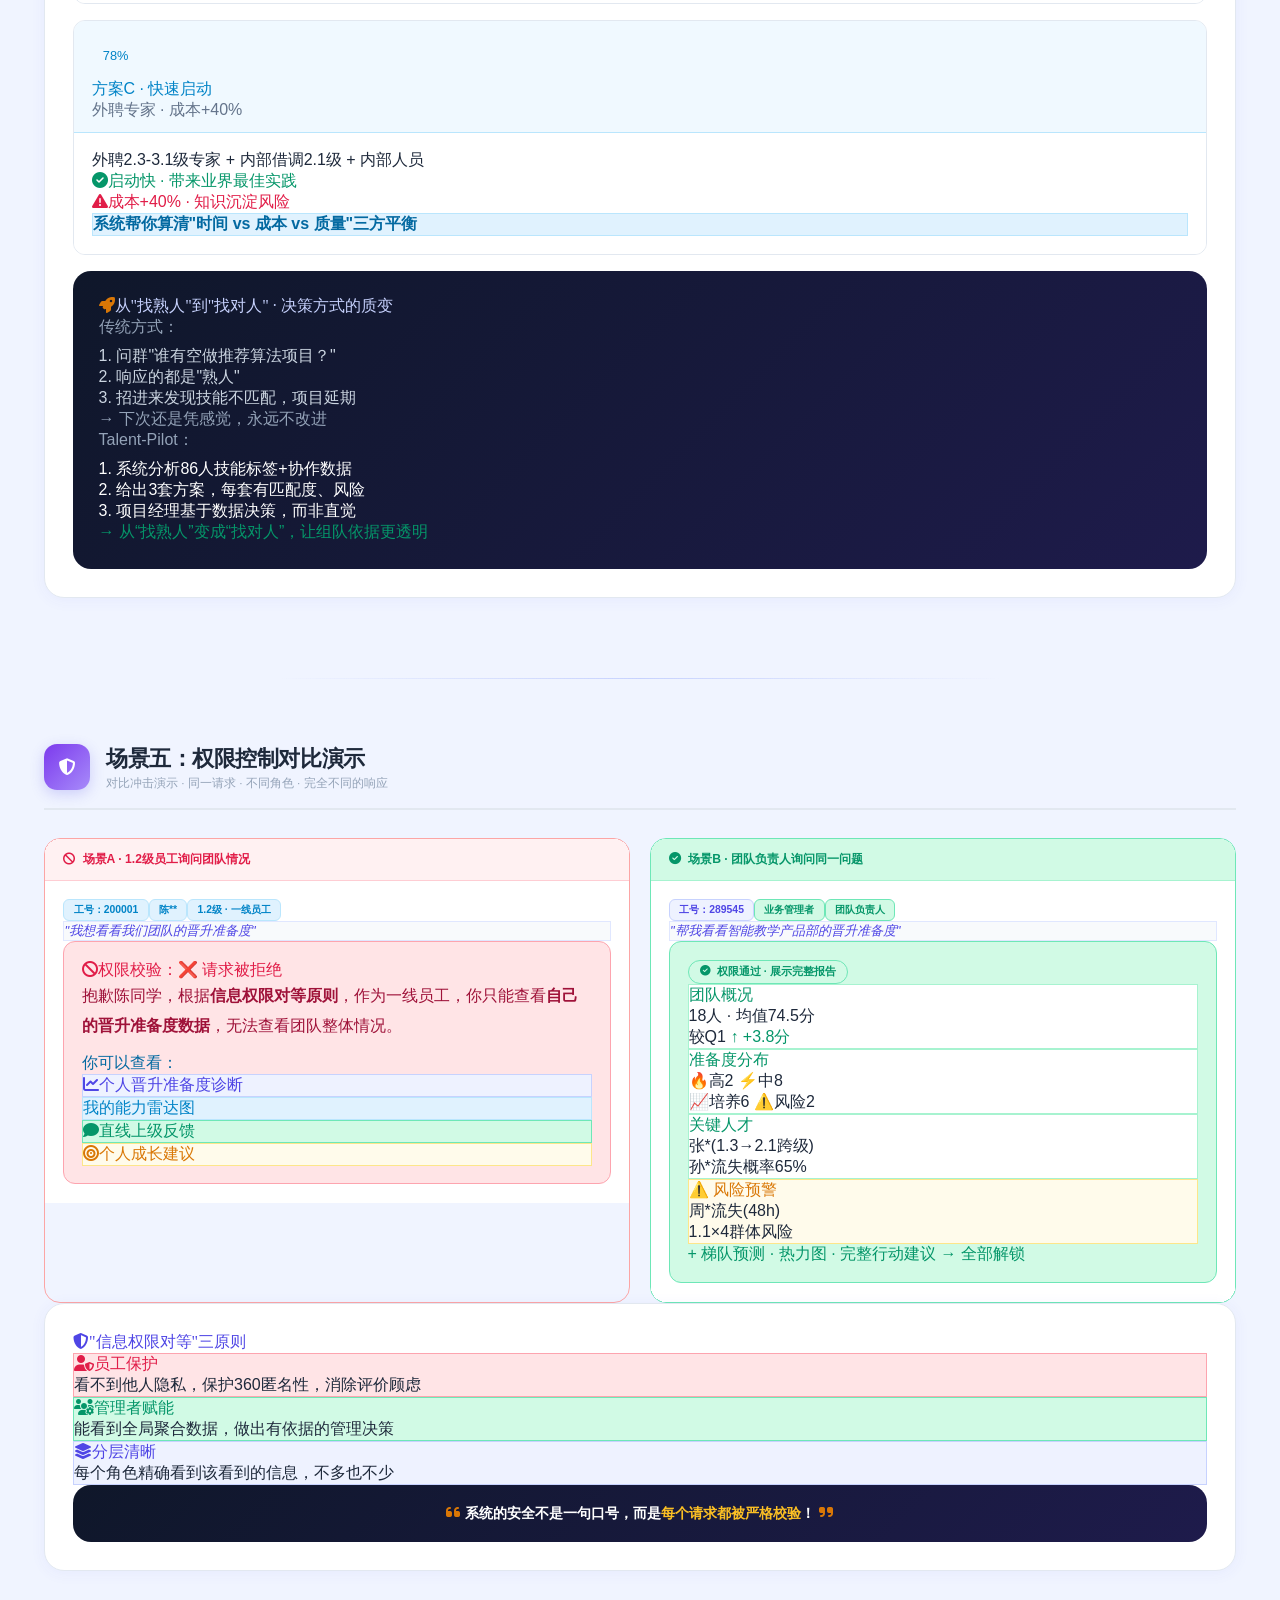
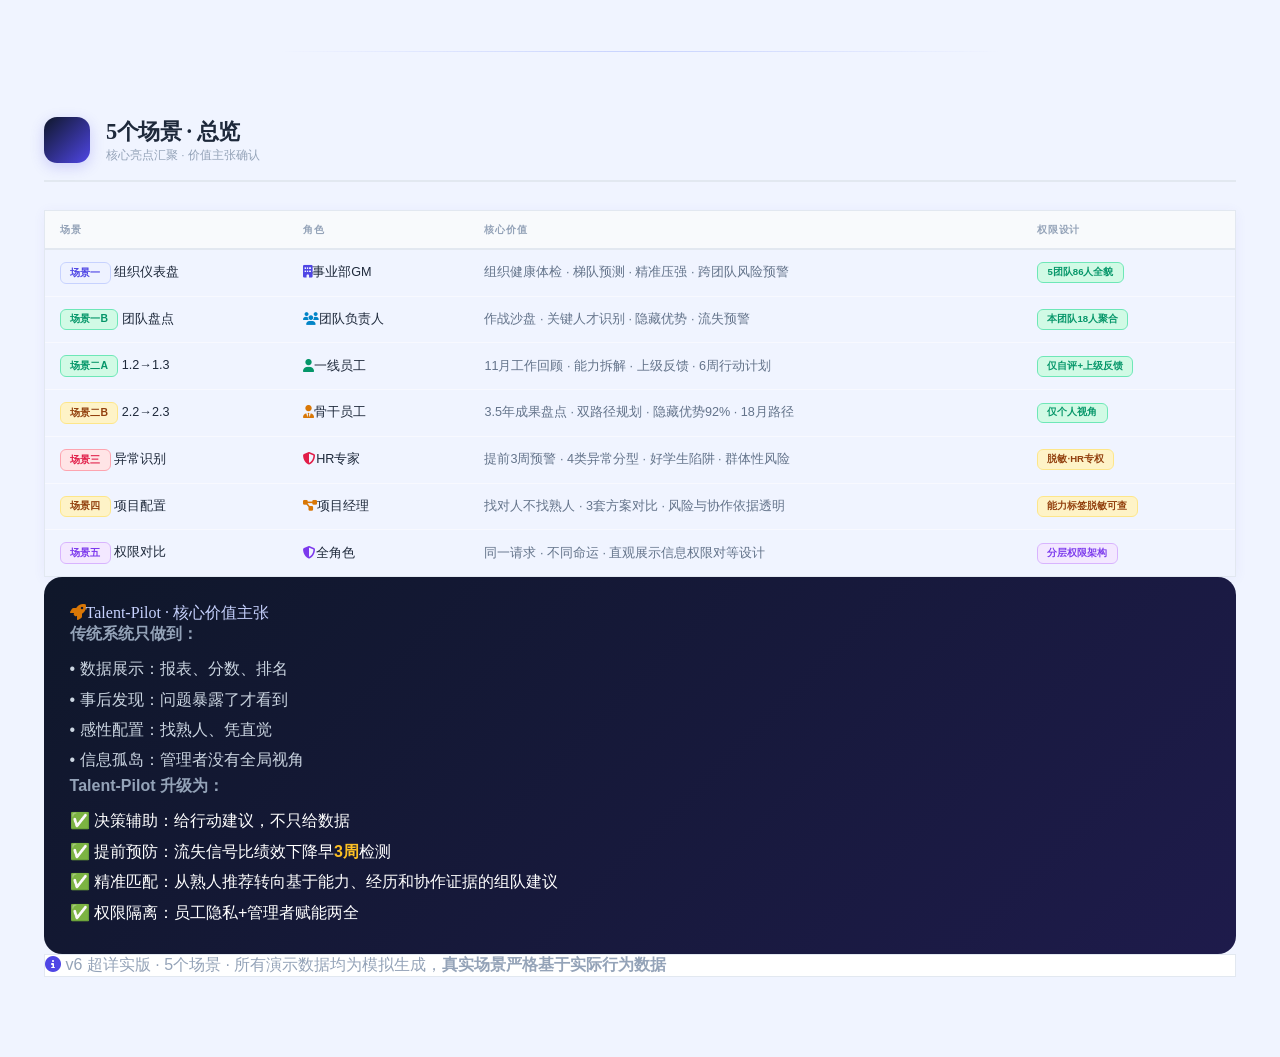
<file: final-demo.html>
<!DOCTYPE html>
<html lang="zh-CN">
  <head>
    <meta charset="UTF-8">
    <meta name="viewport" content="width=device-width, initial-scale=1.0">
    <title>Talent-Pilot · 决赛演示 v6</title>
    <link rel="icon" href="data:image/svg+xml,%3Csvg xmlns='http://www.w3.org/2000/svg' viewBox='0 0 64 64'%3E%3Crect width='64' height='64' rx='12' fill='%234f46e5'/%3E%3Ctext x='32' y='39' text-anchor='middle' font-size='20' font-family='Arial' font-weight='700' fill='white'%3ETP%3C/text%3E%3C/svg%3E">
    <link rel="stylesheet" href="https://cdn.bootcdn.net/ajax/libs/font-awesome/6.4.0/css/all.min.css">
    <link rel="stylesheet" href="https://cdn.jsdmirror.com/npm/tailwindcss@2.2.19/dist/tailwind.min.css">
    <link rel="stylesheet" href="https://static0.xesimg.com/alading-resources/css/css2.css?family=Noto+Serif+SC:wght@400;500;600;700&family=Noto+Sans+SC:wght@300;400;500;700&display=swap">
    <script src="https://cdn.jsdmirror.com/npm/chart.js@3.7.1/dist/chart.min.js"></script>
    <style>
      :root {
        --indigo: #4f46e5;
        --indigo-dark: #3730a3;
        --indigo-light: #818cf8;
        --indigo-ultra: #eef2ff;
        --sky: #0284c7;
        --sky-light: #e0f2fe;
        --emerald: #059669;
        --emerald-light: #d1fae5;
        --amber: #d97706;
        --amber-light: #fef3c7;
        --rose: #e11d48;
        --rose-light: #ffe4e6;
        --violet: #7c3aed;
        --violet-light: #f3e8ff;
        --slate-900: #0f172a;
        --slate-800: #1e293b;
        --slate-700: #334155;
        --slate-500: #64748b;
        --slate-400: #94a3b8;
        --slate-200: #e2e8f0;
        --slate-100: #f1f5f9;
        --slate-50: #f8fafc;
        --page-bg: #f0f4ff;
      }

      * {
        box-sizing: border-box;
        margin: 0;
        padding: 0
      }

      html {
        scroll-behavior: smooth
      }

      body {
        font-family: 'Noto Sans SC', Tahoma, Arial, sans-serif;
        background: var(--page-bg);
        color: var(--slate-800);
        overflow-x: hidden;
        min-height: 100vh;
      }

      .bg-dots {
        position: fixed;
        inset: 0;
        z-index: 0;
        pointer-events: none;
        background-image: radial-gradient(circle, rgba(99, 102, 241, .06) 1px, transparent 1px);
        background-size: 24px 24px;
      }

      .bg-glow {
        position: fixed;
        inset: 0;
        z-index: 0;
        pointer-events: none;
        background:
          radial-gradient(ellipse 70% 55% at 0% 0%, rgba(199, 210, 254, .45) 0%, transparent 55%),
          radial-gradient(ellipse 55% 45% at 100% 100%, rgba(186, 230, 253, .38) 0%, transparent 55%),
          radial-gradient(ellipse 40% 40% at 50% 50%, rgba(243, 232, 255, .18) 0%, transparent 60%);
      }

      .z1 {
        position: relative;
        z-index: 1
      }

      ::-webkit-scrollbar {
        width: 5px;
        height: 5px
      }

      ::-webkit-scrollbar-track {
        background: #f1f5f9
      }

      ::-webkit-scrollbar-thumb {
        background: #c7d2fe;
        border-radius: 3px
      }

      ::-webkit-scrollbar-thumb:hover {
        background: #818cf8
      }

      /* HEADER */
      .hdr {
        position: sticky;
        top: 0;
        z-index: 300;
        height: 58px;
        background: rgba(255, 255, 255, .92);
        backdrop-filter: blur(20px);
        border-bottom: 1px solid rgba(99, 102, 241, .1);
        box-shadow: 0 1px 20px rgba(79, 70, 229, .07);
        display: flex;
        align-items: center;
        padding: 0 1.5rem;
        gap: .9rem;
      }

      .logo-pill {
        display: flex;
        align-items: center;
        gap: .5rem;
        flex-shrink: 0
      }

      .logo-icon {
        width: 32px;
        height: 32px;
        background: linear-gradient(135deg, #4f46e5, #818cf8);
        border-radius: 8px;
        display: flex;
        align-items: center;
        justify-content: center;
        font-size: .8rem;
        color: #fff;
        box-shadow: 0 3px 10px rgba(99, 102, 241, .35);
      }

      .logo-text {
        font-weight: 800;
        font-size: 1rem;
        color: var(--indigo);
        letter-spacing: -.02em
      }

      .logo-text span {
        color: var(--indigo-light)
      }

      .nav-scroll {
        display: flex;
        gap: .15rem;
        flex: 1;
        overflow-x: auto;
        padding: 0 .5rem;
        scrollbar-width: none
      }

      .nav-scroll::-webkit-scrollbar {
        display: none
      }

      .nb {
        padding: .3rem .75rem;
        border-radius: 999px;
        font-size: .7rem;
        font-weight: 500;
        white-space: nowrap;
        color: var(--slate-500);
        cursor: pointer;
        transition: all .2s;
        background: transparent;
        border: none;
        text-decoration: none;
      }

      .nb:hover {
        background: var(--indigo-ultra);
        color: var(--indigo)
      }

      .nb.active {
        background: var(--indigo);
        color: #fff;
        box-shadow: 0 2px 10px rgba(79, 70, 229, .25)
      }

      .hdr-badges {
        display: flex;
        gap: .4rem;
        flex-shrink: 0
      }

      .hbadge {
        padding: .2rem .65rem;
        border-radius: 999px;
        font-size: .62rem;
        font-weight: 700;
        letter-spacing: .05em
      }

      .hb-v {
        background: var(--indigo-ultra);
        border: 1px solid #c7d2fe;
        color: var(--indigo)
      }

      .hb-f {
        background: #fef3c7;
        border: 1px solid #fde68a;
        color: #92400e
      }

      .hero-kv,
      #warn {
        display: none !important;
      }

      /* HERO */
      .hero {
        padding: 6rem 1.5rem 4.5rem;
        max-width: 960px;
        margin: 0 auto;
        text-align: center
      }

      .hero-eyebrow {
        display: inline-flex;
        align-items: center;
        gap: .4rem;
        background: var(--indigo-ultra);
        border: 1px solid #c7d2fe;
        border-radius: 999px;
        padding: .28rem .9rem;
        font-size: .68rem;
        font-weight: 700;
        color: var(--indigo);
        letter-spacing: .07em;
        text-transform: uppercase;
        margin-bottom: 1.4rem;
      }

      .hero-h {
        font-family: 'Noto Serif SC', serif;
        font-size: clamp(2rem, 5.5vw, 3.8rem);
        font-weight: 700;
        line-height: 1.12;
        letter-spacing: -.03em;
        margin-bottom: 1.1rem;
      }

      .hero-h .gl {
        background: linear-gradient(135deg, #4f46e5 0%, #818cf8 50%, #06b6d4 100%);
        -webkit-background-clip: text;
        -webkit-text-fill-color: transparent;
        background-clip: text;
      }

      .hero-p {
        font-size: .98rem;
        color: var(--slate-500);
        line-height: 1.95;
        margin-bottom: 2.2rem
      }

      .hero-kv {
        display: inline-flex;
        background: #fff;
        border: 1px solid var(--slate-200);
        border-radius: 18px;
        box-shadow: 0 3px 20px rgba(79, 70, 229, .08);
        overflow: hidden;
      }

      .kv-item {
        padding: .85rem 1.6rem;
        text-align: center;
        border-right: 1px solid var(--slate-200)
      }

      .kv-item:last-child {
        border-right: none
      }

      .kv-v {
        font-size: 1.65rem;
        font-weight: 800;
        line-height: 1;
        font-family: 'Noto Serif SC', serif
      }

      .kv-l {
        font-size: .6rem;
        color: var(--slate-400);
        margin-top: .22rem;
        text-transform: uppercase;
        letter-spacing: .07em
      }

      /* WARN */
      .warn-box {
        max-width: 820px;
        margin: 0 auto 3rem;
        background: #fffbeb;
        border: 1px solid #fde68a;
        border-radius: 16px;
        padding: 1.3rem 1.75rem;
        position: relative;
        overflow: hidden;
        box-shadow: 0 2px 10px rgba(217, 119, 6, .07);
      }

      .warn-box::before {
        content: '';
        position: absolute;
        left: 0;
        top: 0;
        bottom: 0;
        width: 4px;
        background: linear-gradient(180deg, #f59e0b, #fbbf24);
      }

      .warn-title {
        display: flex;
        align-items: center;
        gap: .45rem;
        font-weight: 700;
        font-size: .84rem;
        color: #92400e;
        margin-bottom: .55rem
      }

      .warn-body {
        font-size: .8rem;
        color: #78350f;
        line-height: 1.9
      }

      /* SECTION */
      .sec {
        max-width: 1240px;
        margin: 0 auto;
        padding: 0 1.5rem 5rem
      }

      .sec-header {
        display: flex;
        align-items: center;
        gap: 1rem;
        margin-bottom: 1.75rem;
        padding-bottom: 1rem;
        border-bottom: 2px solid var(--slate-200)
      }

      .sec-icon {
        width: 46px;
        height: 46px;
        border-radius: 13px;
        display: flex;
        align-items: center;
        justify-content: center;
        font-size: 1.05rem;
        color: #fff;
        flex-shrink: 0;
        box-shadow: 0 4px 14px rgba(79, 70, 229, .22);
      }

      .sec-title {
        font-family: 'Noto Serif SC', serif;
        font-size: 1.4rem;
        font-weight: 700;
        letter-spacing: -.02em
      }

      .sec-desc {
        font-size: .74rem;
        color: var(--slate-400);
        margin-top: .1rem
      }

      .gdiv {
        height: 1px;
        max-width: 720px;
        margin: 0 auto 4rem;
        background: linear-gradient(90deg, transparent, #c7d2fe, transparent)
      }

      /* CARD */
      .card {
        background: #fff;
        border: 1px solid var(--slate-200);
        border-radius: 20px;
        padding: 1.75rem;
        box-shadow: 0 2px 16px rgba(79, 70, 229, .055);
        transition: box-shadow .3s, transform .3s;
      }

      .card:hover {
        box-shadow: 0 8px 36px rgba(79, 70, 229, .11);
        transform: translateY(-1px)
      }

      .inner-card {
        background: var(--slate-50);
        border: 1px solid var(--slate-200);
        border-radius: 14px;
        padding: 1.2rem
      }

      /* TAGS */
      .tag {
        display: inline-flex;
        align-items: center;
        gap: .28rem;
        padding: .18rem .58rem;
        border-radius: 6px;
        font-size: .65rem;
        font-weight: 600;
      }

      .t-indigo {
        background: var(--indigo-ultra);
        color: var(--indigo);
        border: 1px solid #c7d2fe
      }

      .t-sky {
        background: var(--sky-light);
        color: var(--sky);
        border: 1px solid #bae6fd
      }

      .t-emerald {
        background: var(--emerald-light);
        color: var(--emerald);
        border: 1px solid #6ee7b7
      }

      .t-amber {
        background: var(--amber-light);
        color: #92400e;
        border: 1px solid #fde68a
      }

      .t-rose {
        background: var(--rose-light);
        color: var(--rose);
        border: 1px solid #fda4af
      }

      .t-violet {
        background: var(--violet-light);
        color: var(--violet);
        border: 1px solid #d8b4fe
      }

      .t-sim {
        background: #fef9c3;
        color: #713f12;
        border: 1px solid #fef08a
      }

      .t-slate {
        background: var(--slate-100);
        color: var(--slate-500);
        border: 1px solid var(--slate-200)
      }

      /* AUTH */
      .auth-grid {
        display: grid;
        grid-template-columns: repeat(3, 1fr);
        gap: .6rem;
        margin-bottom: .9rem
      }

      .auth-cell {
        background: #fff;
        border: 1px solid #e0e7ff;
        border-radius: 9px;
        padding: .55rem .85rem
      }

      .auth-lbl {
        font-size: .6rem;
        color: var(--slate-400);
        text-transform: uppercase;
        letter-spacing: .06em;
        margin-bottom: .18rem
      }

      .auth-val {
        font-weight: 700;
        color: var(--indigo);
        font-size: .8rem
      }

      .auth-ok {
        display: inline-flex;
        align-items: center;
        gap: .38rem;
        background: var(--emerald-light);
        border: 1px solid #6ee7b7;
        color: var(--emerald);
        border-radius: 999px;
        padding: .25rem .7rem;
        font-size: .66rem;
        font-weight: 700;
      }

      /* IO BLOCK */
      .io-wrap {
        border-radius: 14px;
        overflow: hidden;
        border: 1px solid var(--slate-200);
        margin-bottom: 1.4rem
      }

      .io-header {
        padding: .45rem 1.2rem;
        font-size: .64rem;
        font-weight: 700;
        letter-spacing: .1em;
        text-transform: uppercase;
        display: flex;
        align-items: center;
        gap: .45rem
      }

      .io-in-hdr {
        background: #e0f2fe;
        border-bottom: 1px solid #bae6fd;
        color: #0369a1
      }

      .io-body {
        background: #fafbff;
        padding: 1.1rem 1.4rem;
        font-size: .8rem
      }

      .io-prompt {
        color: var(--indigo);
        font-style: italic;
        font-size: .86rem;
        font-weight: 500
      }

      /* STAT GRID */
      .stat-grid {
        display: grid;
        grid-template-columns: repeat(4, 1fr);
        gap: .9rem;
        margin-bottom: 1.4rem
      }

      .stat-card {
        background: #fff;
        border: 1px solid var(--slate-200);
        border-radius: 13px;
        padding: 1rem;
        text-align: center;
        box-shadow: 0 1px 4px rgba(79, 70, 229, .05);
        transition: all .2s;
      }

      .stat-card:hover {
        box-shadow: 0 4px 18px rgba(79, 70, 229, .1);
        transform: translateY(-1px)
      }

      .stat-v {
        font-size: 1.75rem;
        font-weight: 800;
        line-height: 1;
        font-family: 'Noto Serif SC', serif;
        margin-bottom: .28rem
      }

      .stat-l {
        font-size: .62rem;
        color: var(--slate-400);
        text-transform: uppercase;
        letter-spacing: .06em
      }

      .stat-s {
        font-size: .62rem;
        margin-top: .22rem;
        font-weight: 600
      }

      /* PROGRESS */
      .prow {
        display: flex;
        align-items: center;
        gap: .65rem;
        margin-bottom: .75rem
      }

      .plbl {
        width: 62px;
        font-size: .7rem;
        color: var(--slate-500);
        flex-shrink: 0;
        text-align: right
      }

      .pbar-wrap {
        flex: 1;
        height: 7px;
        background: #f1f5f9;
        border-radius: 999px;
        overflow: hidden
      }

      .pbar {
        height: 100%;
        border-radius: 999px;
        transition: width 1.3s ease
      }

      .pval {
        width: 30px;
        font-size: .72rem;
        font-weight: 700;
        flex-shrink: 0
      }

      /* LEVEL BARS */
      .lvl-row {
        display: flex;
        align-items: center;
        gap: .55rem;
        margin-bottom: .5rem
      }

      .lvl-name {
        font-size: .68rem;
        font-weight: 700;
        width: 78px;
        flex-shrink: 0
      }

      .lvl-track {
        flex: 1;
        height: 15px;
        background: #f1f5f9;
        border-radius: 5px;
        overflow: hidden
      }

      .lvl-fill {
        height: 100%;
        border-radius: 5px;
        display: flex;
        align-items: center;
        padding-left: 6px
      }

      .lvl-txt {
        font-size: .6rem;
        font-weight: 700;
        color: #fff;
        text-shadow: 0 1px 3px rgba(0, 0, 0, .2);
        white-space: nowrap
      }

      .lvl-meta {
        font-size: .64rem;
        color: var(--slate-400);
        width: 68px;
        flex-shrink: 0
      }

      /* DIST BAR */
      .dist-bar {
        display: flex;
        border-radius: 10px;
        overflow: hidden;
        height: 30px;
        gap: 2px;
        margin: .7rem 0
      }

      .dist-seg {
        display: flex;
        align-items: center;
        justify-content: center;
        font-size: .68rem;
        font-weight: 700;
        color: #fff;
        text-shadow: 0 1px 3px rgba(0, 0, 0, .18);
        transition: all .2s;
        cursor: default;
      }

      .dist-seg:hover {
        filter: brightness(1.1)
      }

      /* RDOT */
      .rdot {
        width: 8px;
        height: 8px;
        border-radius: 50%;
        display: inline-block;
        animation: pulse 2s infinite;
        flex-shrink: 0
      }

      .rd-h {
        background: #ef4444;
        box-shadow: 0 0 6px rgba(239, 68, 68, .5)
      }

      .rd-m {
        background: #f59e0b;
        box-shadow: 0 0 6px rgba(245, 158, 11, .5)
      }

      .rd-b {
        background: #3b82f6;
        box-shadow: 0 0 6px rgba(59, 130, 246, .5)
      }

      @keyframes pulse {

        0%,
        100% {
          opacity: 1
        }

        50% {
          opacity: .35
        }
      }

      /* ANOMALY CARD */
      .an-card {
        border-radius: 16px;
        overflow: hidden;
        border: 1px solid var(--slate-200);
        box-shadow: 0 2px 10px rgba(79, 70, 229, .05);
        margin-bottom: 1.2rem;
        transition: all .25s;
      }

      .an-card:hover {
        box-shadow: 0 6px 26px rgba(79, 70, 229, .1);
        transform: translateY(-1px)
      }

      .an-hdr {
        padding: .8rem 1.3rem;
        display: flex;
        align-items: center;
        justify-content: space-between
      }

      .ah-red {
        background: #fff1f2;
        border-bottom: 1px solid #fecdd3
      }

      .ah-amber {
        background: #fffbeb;
        border-bottom: 1px solid #fde68a
      }

      .ah-blue {
        background: #eff6ff;
        border-bottom: 1px solid #bfdbfe
      }

      .an-body {
        background: #fff;
        padding: 1.2rem 1.3rem
      }

      /* TABLE */
      .dt {
        width: 100%;
        border-collapse: collapse;
        font-size: .79rem
      }

      .dt th {
        text-align: left;
        padding: .7rem .95rem;
        font-size: .63rem;
        font-weight: 700;
        letter-spacing: .07em;
        text-transform: uppercase;
        color: var(--slate-400);
        background: var(--slate-50);
        border-bottom: 2px solid var(--slate-200)
      }

      .dt td {
        padding: .75rem .95rem;
        border-bottom: 1px solid #f8f9ff;
        vertical-align: middle;
        color: var(--slate-600)
      }

      .dt tr:hover td {
        background: var(--slate-50)
      }

      .dt tr:last-child td {
        border-bottom: none
      }

      /* PRIORITY */
      .pri {
        display: inline-flex;
        align-items: center;
        gap: .22rem;
        padding: .18rem .52rem;
        border-radius: 6px;
        font-size: .64rem;
        font-weight: 700
      }

      .p0 {
        background: var(--rose-light);
        color: var(--rose);
        border: 1px solid #fda4af
      }

      .p1 {
        background: var(--amber-light);
        color: #92400e;
        border: 1px solid #fde68a
      }

      .p2 {
        background: var(--indigo-ultra);
        color: var(--indigo);
        border: 1px solid #c7d2fe
      }

      /* WEEK PLAN */
      .wplan {
        border-left: 2px solid #c7d2fe;
        padding-left: 1.2rem
      }

      .wp-item {
        margin-bottom: 1rem
      }

      .wp-row {
        display: flex;
        align-items: center;
        gap: .55rem;
        margin-bottom: .35rem
      }

      .wp-dot {
        width: 10px;
        height: 10px;
        border-radius: 50%;
        margin-left: -1.33rem;
        flex-shrink: 0
      }

      .wp-lbl {
        font-size: .7rem;
        font-weight: 700
      }

      .wp-text {
        font-size: .77rem;
        line-height: 1.72;
        color: var(--slate-500)
      }

      /* SIGNAL */
      .sig-row {
        display: flex;
        align-items: center;
        gap: .6rem;
        padding: .45rem 0;
        border-bottom: 1px solid #f8f9ff
      }

      .sig-row:last-child {
        border-bottom: none
      }

      /* ACT */
      .act-row {
        display: flex;
        align-items: flex-start;
        gap: .65rem;
        padding: .6rem 0;
        border-bottom: 1px solid #f8f9ff
      }

      .act-row:last-child {
        border-bottom: none
      }

      .act-num {
        width: 22px;
        height: 22px;
        background: var(--indigo-ultra);
        border: 1px solid #c7d2fe;
        border-radius: 50%;
        display: flex;
        align-items: center;
        justify-content: center;
        font-size: .6rem;
        font-weight: 700;
        color: var(--indigo);
        flex-shrink: 0
      }

      .act-title {
        font-size: .78rem;
        font-weight: 600;
        color: var(--slate-800)
      }

      .act-sub {
        font-size: .68rem;
        color: var(--slate-400);
        margin-top: .08rem
      }

      /* PERM */
      .perm-grid {
        display: grid;
        grid-template-columns: 1fr 1fr;
        gap: 1.2rem
      }

      .perm-deny {
        border: 1.5px solid #fca5a5;
        border-radius: 16px;
        overflow: hidden
      }

      .perm-allow {
        border: 1.5px solid #6ee7b7;
        border-radius: 16px;
        overflow: hidden
      }

      .perm-hdr {
        padding: .75rem 1.15rem;
        font-size: .76rem;
        font-weight: 700;
        display: flex;
        align-items: center;
        gap: .45rem
      }

      .ph-deny {
        background: #fff1f2;
        border-bottom: 1px solid #fecdd3;
        color: var(--rose)
      }

      .ph-allow {
        background: var(--emerald-light);
        border-bottom: 1px solid #a7f3d0;
        color: var(--emerald)
      }

      .perm-body {
        background: #fff;
        padding: 1.15rem
      }

      /* SCENE TAB */
      .scene-tabs {
        display: flex;
        gap: .4rem;
        margin-bottom: 1.4rem;
        flex-wrap: wrap
      }

      .stab {
        padding: .38rem .95rem;
        border-radius: 10px;
        font-size: .72rem;
        font-weight: 600;
        cursor: pointer;
        border: 1.5px solid var(--slate-200);
        background: #fff;
        color: var(--slate-500);
        transition: all .2s;
      }

      .stab:hover {
        border-color: #c7d2fe;
        color: var(--indigo);
        background: var(--indigo-ultra)
      }

      .stab.on {
        background: var(--indigo);
        color: #fff;
        border-color: var(--indigo);
        box-shadow: 0 2px 10px rgba(79, 70, 229, .25)
      }

      /* COMPARE TABLE */
      .ct {
        width: 100%;
        border-collapse: collapse;
        font-size: .78rem
      }

      .ct th {
        text-align: center;
        padding: .62rem .75rem;
        font-size: .62rem;
        font-weight: 700;
        letter-spacing: .06em;
        text-transform: uppercase;
        color: var(--slate-400);
        background: var(--slate-50);
        border-bottom: 2px solid var(--slate-200)
      }

      .ct td {
        padding: .7rem .75rem;
        border-bottom: 1px solid #f8f9ff;
        text-align: center;
        vertical-align: middle
      }

      .ct tr:hover td {
        background: var(--slate-50)
      }

      .ct tr:last-child td {
        border-bottom: none
      }

      /* ORG TABLE */
      .org-tbl {
        width: 100%;
        border-collapse: collapse;
        font-size: .78rem
      }

      .org-tbl th {
        padding: .65rem 1rem;
        font-size: .62rem;
        font-weight: 700;
        letter-spacing: .07em;
        text-transform: uppercase;
        color: var(--slate-400);
        background: var(--slate-50);
        border-bottom: 2px solid var(--slate-200);
        text-align: center
      }

      .org-tbl td {
        padding: .72rem 1rem;
        border-bottom: 1px solid #f8f9ff;
        text-align: center;
        vertical-align: middle
      }

      .org-tbl tr:hover td {
        background: var(--slate-50)
      }

      .org-tbl tr:last-child td {
        border-bottom: none
      }

      /* RADAR WRAP */
      .radar-wrap {
        width: 100%;
        height: 210px
      }

      /* PROJECT */
      .proj-plan {
        border-radius: 12px;
        overflow: hidden;
        border: 1px solid var(--slate-200);
        margin-bottom: 1rem
      }

      .pp-hdr {
        padding: .65rem 1.1rem;
        display: flex;
        align-items: center;
        justify-content: space-between
      }

      .pph-a {
        background: #eef2ff;
        border-bottom: 1px solid #c7d2fe
      }

      .pph-b {
        background: #fffbeb;
        border-bottom: 1px solid #fde68a
      }

      .pph-c {
        background: #f0f9ff;
        border-bottom: 1px solid #bae6fd
      }

      .pp-body {
        background: #fff;
        padding: 1.1rem
      }

      /* FADE IN */
      .fi {
        opacity: 0;
        transform: translateY(18px);
        transition: opacity .55s ease, transform .55s ease
      }

      .fi.vis {
        opacity: 1;
        transform: translateY(0)
      }

      /* COLORS */
      .ci {
        color: var(--indigo)
      }

      .cs {
        color: var(--sky)
      }

      .cg {
        color: var(--emerald)
      }

      .ca {
        color: var(--amber)
      }

      .cr {
        color: var(--rose)
      }

      .cv {
        color: var(--violet)
      }

      /* SCENE PANEL */
      .scene-panel {
        display: none
      }

      .scene-panel.active {
        display: block
      }

      /* DARK CARD */
      .dark-card {
        background: linear-gradient(135deg, #0f172a, #1e1b4b);
        color: #fff;
        border-radius: 18px;
        padding: 1.6rem
      }

      /* PHASE TIMELINE */
      .phase-line {
        display: flex;
        gap: 0;
        margin: .7rem 0;
        overflow: hidden;
        border-radius: 9px
      }

      .phase-seg {
        flex: 1;
        padding: .6rem .75rem;
        font-size: .7rem;
        border-right: 2px solid rgba(255, 255, 255, .3)
      }

      .phase-seg:last-child {
        border-right: none
      }

      /* ─── 个人发展报告专用样式 ─── */
      /* 报告外框 */
      .report-wrap {
        background: #fff;
        border: 1px solid var(--slate-200);
        border-radius: 20px;
        overflow: hidden;
        box-shadow: 0 4px 24px rgba(79, 70, 229, .08);
      }

      /* 报告顶部 banner */
      .report-banner {
        padding: 1.6rem 2rem 1.4rem;
        display: flex;
        align-items: flex-start;
        justify-content: space-between;
        gap: 1.2rem;
        flex-wrap: wrap;
      }

      .report-banner-a {
        background: linear-gradient(135deg, #eef2ff 0%, #f0f9ff 100%);
        border-bottom: 1px solid #c7d2fe
      }

      .report-banner-b {
        background: linear-gradient(135deg, #fffbeb 0%, #fdf4ff 100%);
        border-bottom: 1px solid #fde68a
      }

      .report-title {
        font-family: 'Noto Serif SC', serif;
        font-size: 1.1rem;
        font-weight: 700;
        letter-spacing: -.02em;
        margin-bottom: .35rem;
      }

      .report-meta {
        font-size: .72rem;
        color: var(--slate-500);
        line-height: 1.8
      }

      .report-kv-row {
        display: flex;
        gap: .65rem;
        flex-wrap: wrap;
        margin-top: .6rem
      }

      .report-kv-pill {
        display: inline-flex;
        align-items: center;
        gap: .32rem;
        padding: .22rem .75rem;
        border-radius: 999px;
        font-size: .65rem;
        font-weight: 700;
      }

      /* 报告章节 */
      .rpt-section {
        border-bottom: 1px solid var(--slate-200)
      }

      .rpt-section:last-child {
        border-bottom: none
      }

      .rpt-sec-hdr {
        display: flex;
        align-items: center;
        gap: .7rem;
        padding: .9rem 1.6rem;
        cursor: pointer;
        user-select: none;
        transition: background .2s;
      }

      .rpt-sec-hdr:hover {
        background: var(--slate-50)
      }

      .rpt-sec-hdr-a:hover {
        background: #f5f7ff
      }

      .rpt-sec-hdr-b:hover {
        background: #fffdf5
      }

      .rpt-sec-icon {
        width: 30px;
        height: 30px;
        border-radius: 9px;
        display: flex;
        align-items: center;
        justify-content: center;
        font-size: .8rem;
        color: #fff;
        flex-shrink: 0;
      }

      .rpt-sec-label {
        font-weight: 700;
        font-size: .82rem;
        flex: 1;
        font-family: 'Noto Serif SC', serif;
      }

      .rpt-chevron {
        font-size: .7rem;
        color: var(--slate-400);
        transition: transform .3s;
        flex-shrink: 0
      }

      .rpt-chevron.open {
        transform: rotate(180deg)
      }

      .rpt-sec-body {
        padding: 0 1.6rem 1.4rem;
        display: none;
      }

      .rpt-sec-body.open {
        display: block
      }

      /* 项目卡片 */
      .proj-entry {
        background: var(--slate-50);
        border: 1px solid var(--slate-200);
        border-radius: 12px;
        padding: 1rem 1.1rem;
        margin-bottom: .75rem;
      }

      .proj-entry:last-child {
        margin-bottom: 0
      }

      .proj-entry-title {
        font-weight: 700;
        font-size: .82rem;
        color: var(--slate-800);
        display: flex;
        align-items: center;
        gap: .5rem;
        margin-bottom: .6rem;
      }

      .proj-bullet {
        font-size: .77rem;
        color: var(--slate-600);
        line-height: 1.8;
        padding-left: .1rem;
      }

      .proj-bullet li {
        list-style: none;
        padding-left: 1rem;
        position: relative;
        margin-bottom: .15rem
      }

      .proj-bullet li::before {
        content: '—';
        position: absolute;
        left: 0;
        color: var(--slate-400)
      }

      /* 能力对比块 */
      .level-compare {
        display: grid;
        grid-template-columns: 1fr 1fr;
        gap: .8rem;
      }

      .lv-box {
        border-radius: 14px;
        padding: 1rem 1.1rem
      }

      .lv-box-cur {
        background: var(--emerald-light);
        border: 1px solid #a7f3d0
      }

      .lv-box-tgt {
        background: var(--indigo-ultra);
        border: 1px solid #c7d2fe
      }

      .lv-box-tgt-b {
        background: var(--violet-light);
        border: 1px solid #d8b4fe
      }

      .lv-box-arch {
        background: linear-gradient(135deg, #fdf4ff, #eef2ff);
        border: 1px solid #d8b4fe
      }

      .lv-box-hdr {
        font-weight: 700;
        font-size: .78rem;
        margin-bottom: .6rem;
        display: flex;
        align-items: center;
        gap: .4rem
      }

      .lv-item {
        font-size: .75rem;
        color: var(--slate-600);
        line-height: 1.85;
        padding-left: .2rem;
        display: flex;
        align-items: flex-start;
        gap: .4rem;
        margin-bottom: .1rem
      }

      /* 差异高亮 */
      .diff-box {
        background: linear-gradient(90deg, #fef9c3, #fefce8);
        border: 1px solid #fef08a;
        border-radius: 12px;
        padding: .85rem 1.1rem;
        margin-top: .8rem;
      }

      .diff-box-title {
        font-size: .7rem;
        font-weight: 700;
        color: #713f12;
        margin-bottom: .55rem;
        display: flex;
        align-items: center;
        gap: .35rem
      }

      .diff-row {
        display: flex;
        align-items: center;
        gap: .6rem;
        margin-bottom: .3rem;
        font-size: .77rem
      }

      /* 反馈块 */
      .feedback-advantage {
        background: var(--emerald-light);
        border: 1px solid #6ee7b7;
        border-radius: 14px;
        padding: 1rem 1.1rem;
        margin-bottom: .8rem;
      }

      .feedback-develop {
        background: #fffbeb;
        border: 1px solid #fde68a;
        border-radius: 14px;
        padding: 1rem 1.1rem;
        margin-bottom: .8rem;
      }

      .feedback-expect {
        background: var(--indigo-ultra);
        border: 1px solid #c7d2fe;
        border-radius: 14px;
        padding: 1rem 1.1rem;
      }

      .fb-hdr {
        font-weight: 700;
        font-size: .78rem;
        margin-bottom: .75rem;
        display: flex;
        align-items: center;
        gap: .45rem
      }

      .fb-item {
        margin-bottom: .9rem
      }

      .fb-item:last-child {
        margin-bottom: 0
      }

      .fb-item-title {
        font-weight: 700;
        font-size: .78rem;
        margin-bottom: .3rem;
        display: flex;
        align-items: center;
        gap: .35rem
      }

      .fb-item-body {
        font-size: .75rem;
        color: var(--slate-600);
        line-height: 1.82;
        padding-left: 1.1rem
      }

      .fb-quote {
        background: rgba(255, 255, 255, .7);
        border-radius: 8px;
        padding: .35rem .7rem;
        margin-top: .35rem;
        font-size: .71rem;
        color: var(--slate-500);
        border-left: 3px solid #6ee7b7;
      }

      .fb-quote-amber {
        border-left-color: #fbbf24
      }

      .fb-sugg {
        font-size: .72rem;
        color: var(--indigo);
        font-weight: 600;
        margin-top: .28rem;
        padding-left: 1.1rem;
        display: flex;
        align-items: flex-start;
        gap: .35rem;
      }

      /* 行动计划周 */
      .action-week {
        border-radius: 14px;
        overflow: hidden;
        margin-bottom: .75rem;
        border: 1px solid var(--slate-200);
        box-shadow: 0 1px 6px rgba(79, 70, 229, .04);
      }

      .action-week:last-child {
        margin-bottom: 0
      }

      .aw-hdr {
        padding: .65rem 1.1rem;
        display: flex;
        align-items: center;
        gap: .7rem;
        font-weight: 700;
        font-size: .8rem;
      }

      .aw-badge {
        padding: .15rem .55rem;
        border-radius: 999px;
        font-size: .6rem;
        font-weight: 700;
        flex-shrink: 0;
      }

      .aw-body {
        background: #fff;
        padding: 1rem 1.1rem
      }

      .aw-task {
        display: flex;
        align-items: flex-start;
        gap: .55rem;
        font-size: .77rem;
        color: var(--slate-600);
        line-height: 1.72;
        margin-bottom: .45rem;
      }

      .aw-task:last-child {
        margin-bottom: 0
      }

      .aw-task-dot {
        width: 6px;
        height: 6px;
        border-radius: 50%;
        flex-shrink: 0;
        margin-top: .32rem;
      }

      .aw-outcome {
        margin-top: .75rem;
        padding: .55rem .8rem;
        border-radius: 9px;
        font-size: .72rem;
        font-weight: 600;
        background: var(--emerald-light);
        border: 1px solid #6ee7b7;
        color: var(--emerald);
        display: flex;
        align-items: center;
        gap: .4rem;
      }

      /* 18月路径 */
      .phase-timeline {
        display: flex;
        gap: .6rem;
        margin: .8rem 0;
        flex-wrap: wrap
      }

      .pt-card {
        flex: 1;
        min-width: 160px;
        border-radius: 14px;
        overflow: hidden;
        border: 1px solid var(--slate-200);
      }

      .ptc-hdr {
        padding: .6rem .9rem;
        font-size: .72rem;
        font-weight: 700
      }

      .ptc-body {
        background: #fff;
        padding: .8rem .9rem;
        font-size: .73rem;
        color: var(--slate-600);
        line-height: 1.8
      }

      .ptc-body li {
        list-style: none;
        padding-left: .8rem;
        position: relative;
        margin-bottom: .12rem
      }

      .ptc-body li::before {
        content: '•';
        position: absolute;
        left: 0;
        font-weight: 700
      }

      /* 隐藏优势 */
      .hidden-adv {
        background: linear-gradient(135deg, #fdf4ff, #f0f9ff);
        border: 1px solid #d8b4fe;
        border-radius: 16px;
        padding: 1.2rem 1.4rem;
      }

      .ha-hdr {
        font-weight: 700;
        font-size: .86rem;
        margin-bottom: .85rem;
        display: flex;
        align-items: center;
        gap: .5rem
      }

      .ha-metric-row {
        display: grid;
        grid-template-columns: repeat(3, 1fr);
        gap: .75rem;
        margin-bottom: .9rem
      }

      .ha-metric {
        background: rgba(255, 255, 255, .8);
        border: 1px solid #d8b4fe;
        border-radius: 10px;
        padding: .7rem .9rem;
        text-align: center
      }

      .ha-metric-v {
        font-size: 1.5rem;
        font-weight: 800;
        font-family: 'Noto Serif SC', serif;
        line-height: 1;
        margin-bottom: .2rem
      }

      .ha-metric-l {
        font-size: .62rem;
        color: var(--slate-500)
      }

      /* 结语卡片 */
      .closing-card {
        background: linear-gradient(135deg, #0f172a 0%, #1e1b4b 60%, #0c1a3a 100%);
        border-radius: 18px;
        padding: 1.75rem 2rem;
        color: #fff;
        position: relative;
        overflow: hidden;
      }

      .closing-card::before {
        content: '';
        position: absolute;
        right: -40px;
        top: -40px;
        width: 180px;
        height: 180px;
        border-radius: 50%;
        background: radial-gradient(circle, rgba(99, 102, 241, .2), transparent);
      }

      .closing-name {
        font-family: 'Noto Serif SC', serif;
        font-size: 1rem;
        font-weight: 700;
        color: #e0e7ff;
        margin-bottom: .75rem
      }

      .closing-body {
        font-size: .8rem;
        color: #cbd5e1;
        line-height: 1.95
      }

      .closing-highlight {
        color: #fbbf24;
        font-weight: 700
      }

      .closing-cta {
        color: #34d399;
        font-weight: 700
      }

      .closing-step {
        background: rgba(99, 102, 241, .18);
        border: 1px solid rgba(99, 102, 241, .3);
        border-radius: 10px;
        padding: .7rem 1rem;
        margin: .85rem 0;
        font-size: .79rem;
        color: #e0e7ff;
        line-height: 1.9
      }

      .closing-footer {
        font-size: .75rem;
        color: #94a3b8;
        margin-top: .9rem;
        display: flex;
        align-items: center;
        gap: .4rem
      }

      /* 能力分析条 */
      .cap-gap-row {
        display: flex;
        align-items: center;
        gap: .7rem;
        margin-bottom: 1.1rem
      }

      .cap-gap-label {
        width: 90px;
        font-size: .72rem;
        font-weight: 700;
        flex-shrink: 0
      }

      .cap-gap-track {
        flex: 1
      }

      .cap-gap-bars {
        position: relative;
        height: 18px;
        background: #f1f5f9;
        border-radius: 9px;
        overflow: hidden;
        margin-bottom: 2px
      }

      .cap-gap-cur {
        position: absolute;
        left: 0;
        top: 0;
        height: 100%;
        border-radius: 9px 0 0 9px;
        display: flex;
        align-items: center;
        padding-left: 8px
      }

      .cap-gap-std {
        position: absolute;
        top: 0;
        height: 100%;
        background: rgba(0, 0, 0, .06);
        border-right: 2px dashed rgba(0, 0, 0, .15)
      }

      .cap-gap-label2 {
        font-size: .6rem;
        color: var(--slate-400);
        display: flex;
        gap: .7rem
      }

      .cap-gap-badge {
        display: inline-flex;
        align-items: center;
        gap: .2rem;
        padding: .12rem .42rem;
        border-radius: 5px;
        font-size: .62rem;
        font-weight: 700;
        flex-shrink: 0
      }

      @media(max-width:900px) {
        .stat-grid {
          grid-template-columns: repeat(2, 1fr)
        }

        .auth-grid {
          grid-template-columns: 1fr
        }

        .perm-grid {
          grid-template-columns: 1fr
        }

        .level-compare {
          grid-template-columns: 1fr
        }

        .ha-metric-row {
          grid-template-columns: 1fr
        }

        .report-banner {
          flex-direction: column
        }
      }

      @media(max-width:640px) {
        .hdr {
          padding: 0 1rem
        }

        .sec {
          padding: 0 1rem 3.5rem
        }

        .hero {
          padding: 4.5rem 1rem 3rem
        }

        .kv-item {
          padding: .7rem 1.1rem
        }

        .rpt-sec-hdr {
          padding: .8rem 1rem
        }

        .rpt-sec-body {
          padding: 0 1rem 1.2rem
        }

        .report-banner {
          padding: 1.2rem 1rem
        }

        .action-week .aw-hdr {
          padding: .6rem .9rem
        }
      }
    </style>
  </head>
  <body>
    <div class="bg-dots"></div>
    <div class="bg-glow"></div>

    <!-- ══ HEADER ══ -->
    <header class="hdr z1">
      <div class="logo-pill">
        <div class="logo-icon"><i class="fa-solid fa-rocket"></i></div>
        <span class="logo-text">Talent<span>-Pilot</span></span>
      </div>
      <nav class="nav-scroll">
        <a href="#s1" class="nb"><i class="fa-solid fa-building mr-1"></i>组织仪表盘</a>
        <a href="#s2" class="nb"><i class="fa-solid fa-user-graduate mr-1"></i>个人诊断</a>
        <a href="#s3" class="nb"><i class="fa-solid fa-magnifying-glass mr-1"></i>异常识别</a>
        <a href="#s4" class="nb"><i class="fa-solid fa-diagram-project mr-1"></i>项目配置</a>
        <a href="#s5" class="nb"><i class="fa-solid fa-shield-halved mr-1"></i>权限对比</a>
        <a href="#summary" class="nb"><i class="fa-solid fa-stars mr-1"></i>总结</a>
      </nav>
      <div class="hdr-badges">
        <span class="hbadge hb-v">v6</span>
        <span class="hbadge hb-f"><i class="fa-solid fa-trophy mr-1"></i>决赛</span>
      </div>
    </header>

    <div class="z1">

      <!-- ══ HERO ══ -->
      <section class="hero fi">
        <div class="hero-eyebrow"><i class="fa-solid fa-circle-dot"></i>超详实版 · 5场景全景演示 · 决赛路演</div>
        <h1 class="hero-h">Talent-Pilot<br><span class="gl">智能人才管理系统</span></h1>
        <p class="hero-p">
          行为数据驱动 · 全栈权限设计 · 异常提前预警 · 项目智能匹配<br>
          从"数据展示"到"决策辅助"的质变升级
        </p>
        <div class="hero-kv">
          <div class="kv-item">
            <div class="kv-v ci">5</div>
            <div class="kv-l">演示场景</div>
          </div>
          <div class="kv-item">
            <div class="kv-v cs">86</div>
            <div class="kv-l">事业部人数</div>
          </div>
          <div class="kv-item">
            <div class="kv-v cg">18</div>
            <div class="kv-l">核心团队</div>
          </div>
          <div class="kv-item">
            <div class="kv-v ca">3周</div>
            <div class="kv-l">提前预警</div>
          </div>
          <div class="kv-item">
            <div class="kv-v cv">100%</div>
            <div class="kv-l">数据脱敏</div>
          </div>
        </div>
      </section>

      <!-- ══ WARN ══ -->
      <div id="warn" class="sec" style="padding-bottom:2rem">
        <div class="warn-box fi">
          <div class="warn-title"><i class="fa-solid fa-triangle-exclamation text-yellow-500"></i>演示前必说 · 强制话术</div>
          <div class="warn-body">
            "老师，接下来我将进行演示效果展示。为了强化呈现效果，<strong>以下数据为模拟生成</strong>，旨在展示系统在实际拥有数据时的洞察能力。真实场景中，系统严格基于实际行为数据进行分析，不会呈现未获取的数据维度。"
          </div>
        </div>
      </div>

      <div class="gdiv"></div>

      <!-- ══════════ SCENE 1 ══════════ -->
      <section id="s1" class="sec">
        <div class="sec-header fi">
          <div class="sec-icon" style="background:linear-gradient(135deg,#4f46e5,#818cf8)"><i class="fa-solid fa-building"></i></div>
          <div>
            <div class="sec-title">场景一：组织仪表盘 + 团队盘点</div>
            <div class="sec-desc">双层对比 · 事业部GM战略视角 ↔ 团队负责人作战视角</div>
          </div>
          <div class="ml-auto flex items-center gap-2 flex-wrap">
            <span class="tag t-indigo"><i class="fa-solid fa-layer-group mr-1"></i>双层视角</span>
            <span class="tag t-sim"><i class="fa-solid fa-database mr-1"></i>模拟数据</span>
          </div>
        </div>

        <div class="scene-tabs fi">
          <button class="stab on" onclick="showLayer('vp','s1',event)">🏢 事业部GM · 组织层</button>
          <button class="stab" onclick="showLayer('mgr','s1',event)">👥 团队负责人 · 作战层</button>
        </div>

        <!-- VP LAYER -->
        <div id="lyr-vp" class="scene-panel active">
          <div class="io-wrap fi">
            <div class="io-header io-in-hdr"><i class="fa-solid fa-terminal"></i>身份验证 · VP视角</div>
            <div class="io-body">
              <div class="auth-grid">
                <div class="auth-cell">
                  <div class="auth-lbl">工号</div>
                  <div class="auth-val">100001</div>
                </div>
                <div class="auth-cell">
                  <div class="auth-lbl">角色</div>
                  <div class="auth-val">事业部GM</div>
                </div>
                <div class="auth-cell">
                  <div class="auth-lbl">数据范围</div>
                  <div class="auth-val">智能教育事业部 · 86人</div>
                </div>
              </div>
              <div class="flex items-center gap-3 flex-wrap">
                <span class="auth-ok"><i class="fa-solid fa-circle-check"></i>验证通过</span>
                <span class="tag t-indigo">战略决策层 · 组织全貌</span>
                <span class="ml-auto io-prompt">"给我看看事业部的人才健康度"</span>
              </div>
            </div>
          </div>

          <div class="card fi">
            <div class="flex items-center gap-3 mb-4">
              <div style="width:42px;height:42px;background:var(--indigo-ultra);border-radius:11px;display:flex;align-items:center;justify-content:center;color:var(--indigo);font-size:1rem"><i class="fa-solid fa-chart-pie"></i></div>
              <div>
                <div style="font-weight:700;font-size:.98rem">📊 智能教育事业部 · 人才密度热力图</div>
                <div style="font-size:.7rem;color:var(--slate-400)">5个团队 · 86人 · 2026年Q2 · 战略视角</div>
              </div>
            </div>
            <div class="overflow-x-auto rounded-2xl mb-4" style="border:1px solid var(--slate-200)">
              <table class="org-tbl">
                <thead>
                  <tr>
                    <th style="text-align:left">团队</th>
                    <th>人数</th>
                    <th>🔥高准备度</th>
                    <th>⚡中准备度</th>
                    <th>📈待培养</th>
                    <th>⚠️风险</th>
                    <th>健康指数</th>
                  </tr>
                </thead>
                <tbody>
                  <tr>
                    <td style="text-align:left"><span class="font-semibold" style="color:var(--slate-800)">🥇 智能教学产品部</span></td>
                    <td>18人</td>
                    <td><span class="font-bold cg">2人</span></td>
                    <td><span class="font-bold cs">8人</span></td>
                    <td><span class="font-bold ca">6人</span></td>
                    <td><span class="font-bold cr">2人</span></td>
                    <td>
                      <div style="display:flex;align-items:center;gap:.4rem">
                        <div style="flex:1;height:6px;background:#f1f5f9;border-radius:3px;overflow:hidden">
                          <div style="width:88%;height:100%;background:linear-gradient(90deg,#059669,#34d399);border-radius:3px"></div>
                        </div><span class="font-bold cg text-xs">88</span>
                      </div>
                    </td>
                  </tr>
                  <tr>
                    <td style="text-align:left"><span class="font-semibold" style="color:var(--slate-800)">🥈 智能答疑</span></td>
                    <td>22人</td>
                    <td><span class="font-bold cg">3人</span></td>
                    <td><span class="font-bold cs">9人</span></td>
                    <td><span class="font-bold ca">8人</span></td>
                    <td><span class="font-bold cr">2人</span></td>
                    <td>
                      <div style="display:flex;align-items:center;gap:.4rem">
                        <div style="flex:1;height:6px;background:#f1f5f9;border-radius:3px;overflow:hidden">
                          <div style="width:82%;height:100%;background:linear-gradient(90deg,#0284c7,#38bdf8);border-radius:3px"></div>
                        </div><span class="font-bold cs text-xs">82</span>
                      </div>
                    </td>
                  </tr>
                  <tr>
                    <td style="text-align:left"><span class="font-semibold" style="color:var(--slate-800)">🥉 内容理解</span></td>
                    <td>15人</td>
                    <td><span class="font-bold cg">1人</span></td>
                    <td><span class="font-bold cs">6人</span></td>
                    <td><span class="font-bold ca">6人</span></td>
                    <td><span class="font-bold cr">2人</span></td>
                    <td>
                      <div style="display:flex;align-items:center;gap:.4rem">
                        <div style="flex:1;height:6px;background:#f1f5f9;border-radius:3px;overflow:hidden">
                          <div style="width:73%;height:100%;background:linear-gradient(90deg,#7c3aed,#a78bfa);border-radius:3px"></div>
                        </div><span class="font-bold cv text-xs">73</span>
                      </div>
                    </td>
                  </tr>
                  <tr>
                    <td style="text-align:left"><span class="font-semibold" style="color:var(--slate-800)">数据中台</span></td>
                    <td>19人</td>
                    <td><span class="font-bold cg">1人</span></td>
                    <td><span class="font-bold cs">7人</span></td>
                    <td><span class="font-bold ca">9人</span></td>
                    <td><span class="font-bold cr">2人</span></td>
                    <td>
                      <div style="display:flex;align-items:center;gap:.4rem">
                        <div style="flex:1;height:6px;background:#f1f5f9;border-radius:3px;overflow:hidden">
                          <div style="width:62%;height:100%;background:linear-gradient(90deg,#d97706,#fbbf24);border-radius:3px"></div>
                        </div><span class="font-bold ca text-xs">62</span>
                      </div>
                    </td>
                  </tr>
                  <tr>
                    <td style="text-align:left"><span class="font-semibold" style="color:var(--slate-800)">算法引擎</span></td>
                    <td>12人</td>
                    <td><span class="font-bold cg">2人</span></td>
                    <td><span class="font-bold cs">4人</span></td>
                    <td><span class="font-bold ca">4人</span></td>
                    <td><span class="font-bold cr">2人</span></td>
                    <td>
                      <div style="display:flex;align-items:center;gap:.4rem">
                        <div style="flex:1;height:6px;background:#f1f5f9;border-radius:3px;overflow:hidden">
                          <div style="width:78%;height:100%;background:linear-gradient(90deg,#0ea5e9,#38bdf8);border-radius:3px"></div>
                        </div><span class="font-bold cs text-xs">78</span>
                      </div>
                    </td>
                  </tr>
                  <tr style="background:var(--slate-50)">
                    <td style="text-align:left;font-weight:700">事业部合计</td>
                    <td class="font-bold">86人</td>
                    <td><span class="font-bold ci">9人 (10.5%)</span></td>
                    <td><span class="font-bold cs">34人 (39.5%)</span></td>
                    <td><span class="font-bold ca">33人 (38.4%)</span></td>
                    <td><span class="font-bold cr">10人 (11.6%)</span></td>
                    <td class="font-bold ci">综合 76.6</td>
                  </tr>
                </tbody>
              </table>
            </div>
            <div style="font-size:.68rem;font-weight:700;text-transform:uppercase;letter-spacing:.06em;color:var(--slate-400);margin-bottom:.75rem"><i class="fa-solid fa-list-check mr-1 ci"></i>战略资源压强建议（下半年）</div>
            <div class="overflow-x-auto rounded-2xl mb-4" style="border:1px solid var(--slate-200)">
              <table class="dt">
                <thead>
                  <tr>
                    <th>优先级</th>
                    <th>行动项</th>
                    <th>影响</th>
                    <th>时间</th>
                  </tr>
                </thead>
                <tbody>
                  <tr>
                    <td><span class="pri p0">P0</span></td>
                    <td>智能教学产品部：引入2.3级专家1名</td>
                    <td class="text-xs" style="color:var(--slate-500)">AI推荐算法项目可能延期2-3个月</td>
                    <td><span class="cr font-semibold text-xs">本月内</span></td>
                  </tr>
                  <tr>
                    <td><span class="pri p0">P0</span></td>
                    <td>数据中台：建立新人保护机制</td>
                    <td class="text-xs" style="color:var(--slate-500)">影响下游所有团队数据pipeline</td>
                    <td><span class="cr font-semibold text-xs">本周</span></td>
                  </tr>
                  <tr>
                    <td><span class="pri p1">P1</span></td>
                    <td>全事业部：建立跨团队人才流动机制</td>
                    <td class="text-xs" style="color:var(--slate-500)">降低离职率，激活内部流动</td>
                    <td>本季度</td>
                  </tr>
                  <tr>
                    <td><span class="pri p2">P2</span></td>
                    <td>组织层面：建立后备干部梯队</td>
                    <td class="text-xs" style="color:var(--slate-500)">团队负责人平均任职2.3年，需储备</td>
                    <td>下半年</td>
                  </tr>
                </tbody>
              </table>
            </div>
            <div class="grid grid-cols-1 md:grid-cols-3 gap-3">
              <div class="inner-card text-xs">
                <div class="font-bold cr mb-2"><i class="fa-solid fa-user-minus mr-1"></i>高潜转岗风险</div>
                <div style="color:var(--slate-600)">李**（智能教学产品部，2.2级）对分布式系统感兴趣，内部转岗概率65%，离职概率25%。建议事业部层面协调允许转岗，保留薪资职级。</div>
              </div>
              <div class="inner-card text-xs">
                <div class="font-bold cr mb-2"><i class="fa-solid fa-graduation-cap mr-1"></i>校招明星流失</div>
                <div style="color:var(--slate-600)">周**（1.3级，校招第一）3周前系统检测到信号：提交下降40%、BOSS直聘活跃+400%、频繁半天假。系统预测3个月内离职概率70%。</div>
              </div>
              <div class="inner-card text-xs">
                <div class="font-bold ca mb-2"><i class="fa-solid fa-chart-line mr-1"></i>群体性认知偏差</div>
                <div style="color:var(--slate-600)">入职6-12月校招员工自评-他评平均差距8分，高于社招员工（均值3分）。建议建立校招新人认知纠偏机制。</div>
              </div>
            </div>
          </div>
        </div>

        <!-- MANAGER LAYER -->
        <div id="lyr-mgr" class="scene-panel">
          <div class="io-wrap fi">
            <div class="io-header io-in-hdr"><i class="fa-solid fa-terminal"></i>身份验证 · 团队负责人视角</div>
            <div class="io-body">
              <div class="auth-grid">
                <div class="auth-cell">
                  <div class="auth-lbl">工号</div>
                  <div class="auth-val">289545</div>
                </div>
                <div class="auth-cell">
                  <div class="auth-lbl">角色</div>
                  <div class="auth-val">智能教学产品部负责人</div>
                </div>
                <div class="auth-cell">
                  <div class="auth-lbl">数据范围</div>
                  <div class="auth-val">智能教学产品部 · 18人</div>
                </div>
              </div>
              <div class="flex items-center gap-3 flex-wrap">
                <span class="auth-ok"><i class="fa-solid fa-circle-check"></i>验证通过</span>
                <span class="tag t-sky">业务管理者 · 本团队数据</span>
                <span class="ml-auto io-prompt">"帮我看看智能教学产品部的晋升准备度"</span>
              </div>
            </div>
          </div>
          <div class="card fi">
            <div class="flex items-center gap-3 mb-4">
              <div style="width:42px;height:42px;background:var(--sky-light);border-radius:11px;display:flex;align-items:center;justify-content:center;color:var(--sky);font-size:1rem"><i class="fa-solid fa-map"></i></div>
              <div>
                <div style="font-weight:700;font-size:.98rem">📍 智能教学产品部 · 作战沙盘</div>
                <div style="font-size:.7rem;color:var(--slate-400)">18人 · AI课程推荐算法研发 · 平均司龄1.8年</div>
              </div>
              <div class="ml-auto"><span class="tag t-emerald"><i class="fa-solid fa-medal mr-1"></i>事业部健康度第1</span></div>
            </div>
            <div class="stat-grid">
              <div class="stat-card">
                <div class="stat-v ci">18</div>
                <div class="stat-l">团队规模</div>
              </div>
              <div class="stat-card">
                <div class="stat-v cs">74.5<span style="font-size:.85rem;font-weight:500">分</span></div>
                <div class="stat-l">平均准备度</div>
                <div class="stat-s cg">↑ +3.8分 较Q1</div>
              </div>
              <div class="stat-card">
                <div class="stat-v cg">+4.6%</div>
                <div class="stat-l">高于组织均值</div>
              </div>
              <div class="stat-card">
                <div class="stat-v ca">2人</div>
                <div class="stat-l">立即晋升</div>
                <div class="stat-s cr">+2人流失风险</div>
              </div>
            </div>
            <div style="font-size:.68rem;font-weight:700;text-transform:uppercase;letter-spacing:.06em;color:var(--slate-400);margin-bottom:.75rem"><i class="fa-solid fa-users-gear mr-1 ca"></i>关键人才识别</div>
            <div class="overflow-x-auto rounded-2xl" style="border:1px solid var(--slate-200)">
              <table class="dt">
                <thead>
                  <tr>
                    <th>姓名</th>
                    <th>当前</th>
                    <th>目标</th>
                    <th>核心亮点</th>
                    <th>建议</th>
                  </tr>
                </thead>
                <tbody>
                  <tr>
                    <td class="font-bold" style="color:var(--slate-800)">张*</td>
                    <td><span class="tag t-indigo">1.3</span></td>
                    <td><span class="tag t-violet">2.1</span></td>
                    <td class="text-xs" style="color:var(--slate-500)">代码质量Top 3% · 推荐准确率+12% · 0故障上线</td>
                    <td><span class="pri p0">跨级晋升</span></td>
                  </tr>
                  <tr>
                    <td class="font-bold" style="color:var(--slate-800)">李*</td>
                    <td><span class="tag t-violet">2.2</span></td>
                    <td><span class="tag t-amber">2.3</span></td>
                    <td class="text-xs" style="color:var(--slate-500)">技术影响力强 · 业务理解91分 · 满意度+15%</td>
                    <td><span class="pri p0">档内晋升</span></td>
                  </tr>
                  <tr>
                    <td class="font-bold" style="color:var(--slate-800)">孙*</td>
                    <td><span class="tag t-violet">2.1</span></td>
                    <td>—</td>
                    <td class="text-xs cr">历史85→58骤降 · BOSS直聘活跃+300% · 流失概率65%</td>
                    <td><span class="pri p0">48h面谈</span></td>
                  </tr>
                </tbody>
              </table>
            </div>
          </div>
        </div>
      </section>

      <div class="gdiv"></div>

      <!-- ══════════ SCENE 2 · 个人晋升诊断 ══════════ -->
      <section id="s2" class="sec">
        <div class="sec-header fi">
          <div class="sec-icon" style="background:linear-gradient(135deg,#059669,#34d399)"><i class="fa-solid fa-user-graduate"></i></div>
          <div>
            <div class="sec-title">场景二：个人晋升诊断</div>
            <div class="sec-desc">系统输出完整个人发展报告 · 包含工作回顾、能力分析、上级反馈、行动计划</div>
          </div>
          <div class="ml-auto"><span class="tag t-emerald"><i class="fa-solid fa-user mr-1"></i>个人权限</span></div>
        </div>

        <div class="scene-tabs fi">
          <button class="stab on" onclick="showLayer('emp12','s2',event)">📗 员工A · 1.2级 → 1.3</button>
          <button class="stab" onclick="showLayer('emp22','s2',event)">📕 员工B · 2.2级 → 2.3</button>
        </div>

        <!-- ── 员工A 1.2→1.3 ── -->
        <div id="lyr-emp12" class="scene-panel active">
          <!-- 身份验证 -->
          <div class="io-wrap fi">
            <div class="io-header io-in-hdr"><i class="fa-solid fa-terminal"></i>身份验证</div>
            <div class="io-body">
              <div class="auth-grid">
                <div class="auth-cell">
                  <div class="auth-lbl">工号</div>
                  <div class="auth-val">200001</div>
                </div>
                <div class="auth-cell">
                  <div class="auth-lbl">姓名</div>
                  <div class="auth-val">陈**</div>
                </div>
                <div class="auth-cell">
                  <div class="auth-lbl">职位</div>
                  <div class="auth-val">算法工程师（1.2级）</div>
                </div>
              </div>
              <div class="flex items-center gap-3 flex-wrap">
                <span class="auth-ok"><i class="fa-solid fa-circle-check"></i>验证通过</span>
                <span class="tag t-emerald">仅可查看个人数据</span>
                <span class="ml-auto io-prompt">"我想看看自己晋升1.3的准备度"</span>
              </div>
            </div>
          </div>

          <!-- 报告主体 -->
          <div class="report-wrap fi">
            <!-- Banner -->
            <div class="report-banner report-banner-a">
              <div>
                <div class="report-title ci"><i class="fa-solid fa-file-lines mr-2"></i>个人发展报告</div>
                <div class="report-meta">
                  当前职级：<strong>1.2（成长级）</strong> &nbsp;→&nbsp; 目标职级：<strong>1.3（熟练级）</strong><br>
                  入职时长：<strong>11个月</strong> &nbsp;|&nbsp; 所在团队：<strong>智能教学产品部 · 推荐算法组</strong>
                </div>
                <div class="report-kv-row">
                  <span class="report-kv-pill" style="background:var(--emerald-light);border:1px solid #6ee7b7;color:var(--emerald)"><i class="fa-solid fa-code-branch"></i>代码稳定交付</span>
                  <span class="report-kv-pill" style="background:var(--indigo-ultra);border:1px solid #c7d2fe;color:var(--indigo)"><i class="fa-solid fa-bolt"></i>学习速度快</span>
                  <span class="report-kv-pill" style="background:#fffbeb;border:1px solid #fde68a;color:#92400e"><i class="fa-solid fa-triangle-exclamation"></i>协作待突破</span>
                </div>
              </div>
              <!-- 能力进度圈 -->
              <div style="text-align:center;flex-shrink:0">
                <div style="position:relative;width:110px;height:110px;margin:0 auto .5rem">
                  <canvas id="ring12A"></canvas>
                  <div style="position:absolute;inset:0;display:flex;flex-direction:column;align-items:center;justify-content:center">
                    <div style="font-size:1.7rem;font-weight:900;color:var(--emerald);font-family:'Noto Serif SC',serif;line-height:1">76</div>
                    <div style="font-size:.58rem;color:var(--slate-400)">综合准备度</div>
                  </div>
                </div>
                <div style="font-size:.62rem;color:var(--slate-400)">目标 <strong style="color:var(--amber)">80分</strong> · 差距 <strong class="cr">-4分</strong></div>
                <div style="font-size:.62rem;margin-top:.2rem"><span class="tag t-amber" style="font-size:.58rem">⏱ 预计6-8周达标</span></div>
              </div>
            </div>

            <!-- ① 工作回顾 -->
            <div class="rpt-section">
              <div class="rpt-sec-hdr" onclick="toggleSection(this)">
                <div class="rpt-sec-icon" style="background:linear-gradient(135deg,#0284c7,#38bdf8)"><i class="fa-solid fa-briefcase"></i></div>
                <span class="rpt-sec-label">一、工作回顾与项目总结</span>
                <span class="rpt-sec-badge tag t-sky" style="font-size:.6rem">11个月记录</span>
                <i class="fa-solid fa-chevron-down rpt-chevron open ml-auto"></i>
              </div>
              <div class="rpt-sec-body open">
                <div class="text-xs font-bold mb-3" style="color:var(--slate-400);text-transform:uppercase;letter-spacing:.06em"><i class="fa-solid fa-folder-open mr-1 cs"></i>项目参与</div>
                <div class="proj-entry">
                  <div class="proj-entry-title"><span class="tag t-sky" style="font-size:.6rem">Q2</span>AI课程推荐模型优化</div>
                  <ul class="proj-bullet">
                    <li>负责特征工程模块，独立完成3个核心特征的提取与验证</li>
                    <li>代码一次通过测试，零Bug上线</li>
                  </ul>
                </div>
                <div class="proj-entry">
                  <div class="proj-entry-title"><span class="tag t-indigo" style="font-size:.6rem">Q1-Q2</span>推荐系统性能调优</div>
                  <ul class="proj-bullet">
                    <li>参与推荐延迟优化专项，协助完成2个性能瓶颈的诊断</li>
                    <li>学习并应用Transformer架构 <span class="tag t-emerald" style="font-size:.58rem">2周掌握 · 快于同期平均</span></li>
                  </ul>
                </div>
                <div class="text-xs font-bold mb-2 mt-3" style="color:var(--slate-400);text-transform:uppercase;letter-spacing:.06em"><i class="fa-solid fa-clipboard-check mr-1 cg"></i>日常工作亮点</div>
                <div class="grid grid-cols-1 md:grid-cols-3 gap-2">
                  <div class="p-2 rounded-xl text-xs" style="background:var(--emerald-light);border:1px solid #6ee7b7"><i class="fa-solid fa-code cg mr-1"></i><span class="font-semibold cg">代码质量</span>
                    <div style="color:var(--slate-600);margin-top:.2rem">Bug率处于团队较低水平，质量稳定</div>
                  </div>
                  <div class="p-2 rounded-xl text-xs" style="background:var(--emerald-light);border:1px solid #6ee7b7"><i class="fa-solid fa-calendar-check cg mr-1"></i><span class="font-semibold cg">按时交付</span>
                    <div style="color:var(--slate-600);margin-top:.2rem">连续4个sprint按时交付，无延期记录</div>
                  </div>
                  <div class="p-2 rounded-xl text-xs" style="background:var(--emerald-light);border:1px solid #6ee7b7"><i class="fa-solid fa-brain cg mr-1"></i><span class="font-semibold cg">学习能力</span>
                    <div style="color:var(--slate-600);margin-top:.2rem">主动学习新算法，上手速度快</div>
                  </div>
                </div>
              </div>
            </div>

            <!-- ② 能力要求拆解 -->
            <div class="rpt-section">
              <div class="rpt-sec-hdr" onclick="toggleSection(this)">
                <div class="rpt-sec-icon" style="background:linear-gradient(135deg,#7c3aed,#a78bfa)"><i class="fa-solid fa-layer-group"></i></div>
                <span class="rpt-sec-label">二、1.3级能力要求拆解</span>
                <span class="tag t-violet" style="font-size:.6rem">执行者→独立贡献者</span>
                <i class="fa-solid fa-chevron-down rpt-chevron open ml-auto"></i>
              </div>
              <div class="rpt-sec-body open">
                <div class="level-compare mb-3">
                  <div class="lv-box lv-box-cur">
                    <div class="lv-box-hdr cg"><i class="fa-solid fa-circle-check"></i>1.2级（当前）已具备</div>
                    <div class="lv-item"><i class="fa-solid fa-check text-xs cg mt-1 flex-shrink-0"></i>能独立完成分配的任务</div>
                    <div class="lv-item"><i class="fa-solid fa-check text-xs cg mt-1 flex-shrink-0"></i>代码质量达标</div>
                    <div class="lv-item"><i class="fa-solid fa-check text-xs cg mt-1 flex-shrink-0"></i>学习能力良好</div>
                    <div class="lv-item"><i class="fa-solid fa-check text-xs cg mt-1 flex-shrink-0"></i>按时交付</div>
                  </div>
                  <div class="lv-box lv-box-tgt">
                    <div class="lv-box-hdr ci"><i class="fa-solid fa-arrow-trend-up"></i>1.3级（目标）需达到</div>
                    <div class="lv-item"><i class="fa-solid fa-map-pin text-xs ci mt-1 flex-shrink-0"></i>能主动发现并解决问题</div>
                    <div class="lv-item"><i class="fa-solid fa-map-pin text-xs ci mt-1 flex-shrink-0"></i>能独立owner一个小模块/项目</div>
                    <div class="lv-item"><i class="fa-solid fa-map-pin text-xs ci mt-1 flex-shrink-0"></i>技术方案能让他人理解和复用</div>
                    <div class="lv-item"><i class="fa-solid fa-map-pin text-xs ci mt-1 flex-shrink-0"></i>能与其他团队有效协作</div>
                  </div>
                </div>
                <div class="diff-box">
                  <div class="diff-box-title"><i class="fa-solid fa-lightbulb ca"></i>核心区别 · 一句话总结</div>
                  <div class="diff-row"><span class="tag t-slate" style="font-size:.62rem;flex-shrink:0">1.2级</span><span style="color:var(--slate-600)">上级告诉我做什么，我做好</span></div>
                  <div class="diff-row"><span class="tag t-indigo" style="font-size:.62rem;flex-shrink:0">1.3级</span><span style="color:var(--slate-700);font-weight:600">我看到问题，主动推动解决</span></div>
                </div>
              </div>
            </div>

            <!-- ③ 上级反馈 -->
            <div class="rpt-section">
              <div class="rpt-sec-hdr" onclick="toggleSection(this)">
                <div class="rpt-sec-icon" style="background:linear-gradient(135deg,#d97706,#f59e0b)"><i class="fa-solid fa-comment-dots"></i></div>
                <span class="rpt-sec-label">三、直线上级反馈</span>
                <span class="tag t-amber" style="font-size:.6rem">王经理</span>
                <i class="fa-solid fa-chevron-down rpt-chevron open ml-auto"></i>
              </div>
              <div class="rpt-sec-body open">
                <div class="feedback-advantage">
                  <div class="fb-hdr cg"><i class="fa-solid fa-star"></i>优势区 · 继续保持</div>
                  <div class="fb-item">
                    <div class="fb-item-title cg"><i class="fa-solid fa-circle-check text-xs"></i>代码能力扎实</div>
                    <div class="fb-item-body">
                      代码逻辑清晰，Bug率低。上个月推荐模型优化的代码一次通过测试。
                      <div class="fb-quote">建议：继续保持，这是你扎实的技术底子。</div>
                    </div>
                  </div>
                  <div class="fb-item">
                    <div class="fb-item-title cg"><i class="fa-solid fa-circle-check text-xs"></i>学习能力强</div>
                    <div class="fb-item-body">
                      新算法上手快，Transformer架构<strong>2周掌握</strong>（同期平均4周）。
                      <div class="fb-quote">建议：继续保持好奇心，多了解业务场景。</div>
                    </div>
                  </div>
                  <div class="fb-item" style="margin-bottom:0">
                    <div class="fb-item-title cg"><i class="fa-solid fa-circle-check text-xs"></i>责任心强</div>
                    <div class="fb-item-body">
                      安排的任务都能按时完成，连续4个sprint无延期。
                      <div class="fb-quote">建议：这是很好的职业习惯，继续保持。</div>
                    </div>
                  </div>
                </div>

                <div class="feedback-develop">
                  <div class="fb-hdr ca"><i class="fa-solid fa-triangle-exclamation"></i>待发展区 · 晋升突破点</div>
                  <div class="fb-item">
                    <div class="fb-item-title ca"><i class="fa-solid fa-chevron-up text-xs"></i>主动性待加强</div>
                    <div class="fb-item-body">
                      习惯等安排，较少主动发现问题并推动解决。
                      <div class="fb-quote fb-quote-amber">举例：推荐系统延迟问题，你发现了但没有主动推动优化，后来是测试同学反馈后才开始处理。</div>
                    </div>
                    <div class="fb-sugg"><i class="fa-solid fa-arrow-right ci text-xs mt-1 flex-shrink-0"></i>尝试主动owner一个小优化，从发现问题到推动落地。</div>
                  </div>
                  <div class="fb-item">
                    <div class="fb-item-title ca"><i class="fa-solid fa-chevron-up text-xs"></i>技术表达待提升</div>
                    <div class="fb-item-body">
                      文档写得不够清楚，非技术人员理解困难。
                      <div class="fb-quote fb-quote-amber">举例：上个月的特征工程文档，测试同学看了3遍才理解，导致联调时间延长。</div>
                    </div>
                    <div class="fb-sugg"><i class="fa-solid fa-arrow-right ci text-xs mt-1 flex-shrink-0"></i>写文档时假设读者不熟悉技术细节，多用图表和示例说明。</div>
                  </div>
                  <div class="fb-item" style="margin-bottom:0">
                    <div class="fb-item-title ca"><i class="fa-solid fa-chevron-up text-xs"></i>跨团队协作少</div>
                    <div class="fb-item-body">
                      与其他组同学的互动不多，协作中较少主动沟通。
                      <div class="fb-quote fb-quote-amber">举例：搜索算法组想复用你们的特征，对接过程不顺畅，对方反馈"沟通成本高"。</div>
                    </div>
                    <div class="fb-sugg"><i class="fa-solid fa-arrow-right ci text-xs mt-1 flex-shrink-0"></i>主动参与跨团队项目，承担对接人角色。</div>
                  </div>
                </div>

                <div class="feedback-expect">
                  <div class="fb-hdr ci"><i class="fa-solid fa-flag"></i>上级期待 · 2个突破点</div>
                  <div class="flex gap-2 flex-wrap text-xs">
                    <div class="p-2 rounded-xl flex-1" style="background:#fff;border:1px solid #c7d2fe;min-width:180px">
                      <div class="font-bold ci mb-1"><i class="fa-solid fa-circle-1 mr-1"></i>主动owner一个小项目</div>
                      <div style="color:var(--slate-600)">哪怕是优化类的小任务，完成从发现到落地的完整闭环</div>
                    </div>
                    <div class="p-2 rounded-xl flex-1" style="background:#fff;border:1px solid #c7d2fe;min-width:180px">
                      <div class="font-bold ci mb-1"><i class="fa-solid fa-circle-2 mr-1"></i>写1篇可读文档</div>
                      <div style="color:var(--slate-600)">让非技术同事也能看懂的技术文档，通过试读验证</div>
                    </div>
                  </div>
                </div>
              </div>
            </div>

            <!-- ④ 行动计划 -->
            <div class="rpt-section">
              <div class="rpt-sec-hdr" onclick="toggleSection(this)">
                <div class="rpt-sec-icon" style="background:linear-gradient(135deg,#4f46e5,#818cf8)"><i class="fa-solid fa-calendar-check"></i></div>
                <span class="rpt-sec-label">四、个人发展建议 · 下一步行动计划</span>
                <span class="tag t-indigo" style="font-size:.6rem">6周冲刺</span>
                <i class="fa-solid fa-chevron-down rpt-chevron open ml-auto"></i>
              </div>
              <div class="rpt-sec-body open">
                <div class="action-week">
                  <div class="aw-hdr" style="background:linear-gradient(90deg,#eef2ff,#f0f9ff);border-bottom:1px solid #c7d2fe">
                    <div style="width:28px;height:28px;background:var(--indigo);border-radius:8px;display:flex;align-items:center;justify-content:center;color:#fff;font-size:.72rem;font-weight:700;flex-shrink:0">1-2</div>
                    <span class="ci">Week 1-2：提升主动性</span>
                    <span class="aw-badge" style="background:var(--rose-light);border:1px solid #fda4af;color:var(--rose)">最关键</span>
                  </div>
                  <div class="aw-body">
                    <div class="aw-task">
                      <div class="aw-task-dot" style="background:var(--indigo)"></div><span>主动发现1个可优化点（推荐延迟、特征缺失等均可）</span>
                    </div>
                    <div class="aw-task">
                      <div class="aw-task-dot" style="background:var(--indigo)"></div><span>写一份简要方案（1页纸即可）</span>
                    </div>
                    <div class="aw-task">
                      <div class="aw-task-dot" style="background:var(--indigo)"></div><span>找上级讨论，争取owner这个小优化</span>
                    </div>
                    <div class="aw-outcome"><i class="fa-solid fa-flag-checkered"></i>预期成果：完成1次从"发现问题"到"推动解决"的完整闭环</div>
                  </div>
                </div>
                <div class="action-week">
                  <div class="aw-hdr" style="background:linear-gradient(90deg,#e0f2fe,#f0f9ff);border-bottom:1px solid #bae6fd">
                    <div style="width:28px;height:28px;background:var(--sky);border-radius:8px;display:flex;align-items:center;justify-content:center;color:#fff;font-size:.72rem;font-weight:700;flex-shrink:0">3-4</div>
                    <span class="cs">Week 3-4：提升协作能见度</span>
                  </div>
                  <div class="aw-body">
                    <div class="aw-task">
                      <div class="aw-task-dot" style="background:var(--sky)"></div><span>参与搜索算法组的特征对接（已有需求）</span>
                    </div>
                    <div class="aw-task">
                      <div class="aw-task-dot" style="background:var(--sky)"></div><span>主动承担对接人角色（而非"被拉进群"）</span>
                    </div>
                    <div class="aw-task">
                      <div class="aw-task-dot" style="background:var(--sky)"></div><span>在组内分享对接经验（10分钟闪电分享即可）</span>
                    </div>
                    <div class="aw-outcome" style="background:var(--sky-light);border-color:#bae6fd;color:var(--sky)"><i class="fa-solid fa-flag-checkered"></i>预期成果：建立跨团队协作的实战经验</div>
                  </div>
                </div>
                <div class="action-week">
                  <div class="aw-hdr" style="background:linear-gradient(90deg,var(--emerald-light),#f0fdf4);border-bottom:1px solid #6ee7b7">
                    <div style="width:28px;height:28px;background:var(--emerald);border-radius:8px;display:flex;align-items:center;justify-content:center;color:#fff;font-size:.72rem;font-weight:700;flex-shrink:0">5-6</div>
                    <span class="cg">Week 5-6：补齐文档短板</span>
                  </div>
                  <div class="aw-body">
                    <div class="aw-task">
                      <div class="aw-task-dot" style="background:var(--emerald)"></div><span>选择你做过的一个功能，重写技术文档</span>
                    </div>
                    <div class="aw-task">
                      <div class="aw-task-dot" style="background:var(--emerald)"></div><span>找1名测试同学和1名产品同学试读</span>
                    </div>
                    <div class="aw-task">
                      <div class="aw-task-dot" style="background:var(--emerald)"></div><span>根据反馈修改，直到他们说"看懂了"</span>
                    </div>
                    <div class="aw-outcome"><i class="fa-solid fa-flag-checkered"></i>预期成果：产出1篇他人能看懂的技术文档</div>
                  </div>
                </div>
                <div class="p-3 rounded-xl mt-1 text-xs flex items-center gap-3" style="background:var(--indigo-ultra);border:1px solid #c7d2fe">
                  <i class="fa-solid fa-circle-info ci text-base flex-shrink-0"></i>
                  <div>
                    <div class="font-bold ci mb-1">第7周：与上级1对1沟通</div>
                    <div style="color:var(--slate-600)">回顾6周的成长 · 讨论是否符合1.3级标准 · 确定下一步计划</div>
                  </div>
                </div>
              </div>
            </div>

            <!-- ⑤ 给你的话 -->
            <div class="rpt-section">
              <div class="rpt-sec-hdr" onclick="toggleSection(this)">
                <div class="rpt-sec-icon" style="background:linear-gradient(135deg,#e11d48,#fb7185)"><i class="fa-solid fa-heart"></i></div>
                <span class="rpt-sec-label">五、给你的话</span>
                <i class="fa-solid fa-chevron-down rpt-chevron open ml-auto"></i>
              </div>
              <div class="rpt-sec-body open">
                <div class="closing-card">
                  <div class="closing-name"><i class="fa-solid fa-user-graduate mr-2 ca"></i>陈同学，</div>
                  <div class="closing-body">
                    你的技术底子很好，这是团队公认的。过去11个月的工作也证明了你的能力。<br><br>
                    从1.2到1.3，本质不是"技术考试"，而是<span class="closing-highlight">职业成熟度的跃迁</span>：
                  </div>
                  <div class="closing-step">
                    <div class="mb-1">• 不只是"完成任务"，而是 <span class="closing-highlight">主动发现问题</span></div>
                    <div class="mb-1">• 不只是"自己会做"，而是 <span class="closing-highlight">能让别人理解</span></div>
                    <div>• 不只是"技术好"，而是 <span class="closing-highlight">能推动事情发生</span></div>
                  </div>
                  <div class="closing-body">
                    你现在技术能力已经达到1.3级水平，只需要在<span class="closing-highlight">"主动性"和"协作"</span>上稍微突破。<br><br>
                    按照上面的6周计划，一步步来，1.3级是水到渠成的事。<br><br>
                    有任何疑问随时找上级聊聊，也欢迎随时找我复盘进展～
                  </div>
                  <div class="closing-footer"><i class="fa-solid fa-fire ca"></i><span class="closing-cta font-bold text-base">加油！</span></div>
                </div>
              </div>
            </div>

          </div><!-- /report-wrap A -->
        </div>

        <!-- ── 员工B 2.2→2.3 ── -->
        <div id="lyr-emp22" class="scene-panel">
          <!-- 身份验证 -->
          <div class="io-wrap fi">
            <div class="io-header io-in-hdr"><i class="fa-solid fa-terminal"></i>身份验证</div>
            <div class="io-body">
              <div class="auth-grid">
                <div class="auth-cell">
                  <div class="auth-lbl">工号</div>
                  <div class="auth-val">200002</div>
                </div>
                <div class="auth-cell">
                  <div class="auth-lbl">姓名</div>
                  <div class="auth-val">李**</div>
                </div>
                <div class="auth-cell">
                  <div class="auth-lbl">职位</div>
                  <div class="auth-val">高级算法工程师（2.2级）</div>
                </div>
              </div>
              <div class="flex items-center gap-3 flex-wrap">
                <span class="auth-ok"><i class="fa-solid fa-circle-check"></i>验证通过</span>
                <span class="tag t-amber">仅可查看个人数据</span>
                <span class="ml-auto io-prompt">"看看晋升2.3准备度 / 架构师路径 / 发展规划"</span>
              </div>
            </div>
          </div>

          <!-- 报告主体 B -->
          <div class="report-wrap fi">
            <!-- Banner B -->
            <div class="report-banner report-banner-b">
              <div>
                <div class="report-title ca"><i class="fa-solid fa-file-lines mr-2"></i>个人发展报告</div>
                <div class="report-meta">
                  当前职级：<strong>2.2（资深级）</strong> &nbsp;→&nbsp; 目标职级：<strong>2.3（专家级）</strong><br>
                  入职时长：<strong>3.5年</strong> &nbsp;|&nbsp; 所在团队：<strong>智能教学产品部 · 推荐算法组</strong>
                </div>
                <div class="report-kv-row">
                  <span class="report-kv-pill" style="background:var(--emerald-light);border:1px solid #6ee7b7;color:var(--emerald)"><i class="fa-solid fa-crown"></i>技术深度Top 2</span>
                  <span class="report-kv-pill" style="background:var(--violet-light);border:1px solid #d8b4fe;color:var(--violet)"><i class="fa-solid fa-gem"></i>业务敏感度强</span>
                  <span class="report-kv-pill" style="background:#fffbeb;border:1px solid #fde68a;color:#92400e"><i class="fa-solid fa-people-arrows"></i>带人待突破</span>
                </div>
              </div>
              <!-- 双环进度 -->
              <div style="text-align:center;flex-shrink:0">
                <div class="text-xs font-bold ca mb-1">2.3级准备度</div>
                <div style="position:relative;width:100px;height:100px;margin:0 auto .3rem">
                  <canvas id="ring22A"></canvas>
                  <div style="position:absolute;inset:0;display:flex;flex-direction:column;align-items:center;justify-content:center">
                    <div style="font-size:1.5rem;font-weight:900;color:var(--amber);font-family:'Noto Serif SC',serif;line-height:1">84</div>
                    <div style="font-size:.56rem;color:var(--slate-400)">目标85分</div>
                  </div>
                </div>
                <div style="font-size:.6rem;color:var(--slate-400)">仅差<strong class="ca">-1分</strong> · 同级排名<strong class="ci">第1/2</strong></div>
                <div class="text-xs font-bold cs mt-2 mb-1">3.1级准备度</div>
                <div style="position:relative;width:72px;height:72px;margin:0 auto .2rem">
                  <canvas id="ring31A"></canvas>
                  <div style="position:absolute;inset:0;display:flex;flex-direction:column;align-items:center;justify-content:center">
                    <div style="font-size:1.1rem;font-weight:900;color:var(--sky);font-family:'Noto Serif SC',serif;line-height:1">71</div>
                    <div style="font-size:.52rem;color:var(--slate-400)">初阶</div>
                  </div>
                </div>
                <div style="font-size:.58rem;color:var(--slate-400)">目标90分 · 差距-19分</div>
              </div>
            </div>

            <!-- ① 工作回顾 B -->
            <div class="rpt-section">
              <div class="rpt-sec-hdr" onclick="toggleSection(this)">
                <div class="rpt-sec-icon" style="background:linear-gradient(135deg,#0284c7,#38bdf8)"><i class="fa-solid fa-briefcase"></i></div>
                <span class="rpt-sec-label">一、工作回顾与项目总结</span>
                <span class="tag t-sky" style="font-size:.6rem">3.5年成果</span>
                <i class="fa-solid fa-chevron-down rpt-chevron open ml-auto"></i>
              </div>
              <div class="rpt-sec-body open">
                <div class="text-xs font-bold mb-3" style="color:var(--slate-400);text-transform:uppercase;letter-spacing:.06em"><i class="fa-solid fa-trophy mr-1 ca"></i>核心业务贡献</div>
                <div class="proj-entry">
                  <div class="proj-entry-title"><span class="tag t-violet" style="font-size:.6rem">持续2年</span>AI课程推荐系统核心模块</div>
                  <ul class="proj-bullet">
                    <li>独立负责推荐算法核心架构，连续2年0故障运行</li>
                    <li>推荐准确率提升 <span class="tag t-emerald" style="font-size:.58rem">+12%</span>，性能提升 <span class="tag t-emerald" style="font-size:.58rem">+40%</span></li>
                    <li>技术方案被产品采纳率：团队最高</li>
                  </ul>
                </div>
                <div class="proj-entry">
                  <div class="proj-entry-title"><span class="tag t-sky" style="font-size:.6rem">Q2主导</span>智能答疑算法项目</div>
                  <ul class="proj-bullet">
                    <li>从0到1搭建智能答疑模型，用户满意度提升 <span class="tag t-emerald" style="font-size:.58rem">+15%</span></li>
                    <li>主动提出3个业务优化建议，全部被产品采纳</li>
                  </ul>
                </div>
                <div class="proj-entry">
                  <div class="proj-entry-title"><span class="tag t-indigo" style="font-size:.6rem">专项</span>推荐系统性能调优</div>
                  <ul class="proj-bullet">
                    <li>主导性能瓶颈诊断与优化，响应时间降低 <span class="tag t-emerald" style="font-size:.58rem">-35%</span></li>
                  </ul>
                </div>
                <div class="grid grid-cols-1 md:grid-cols-3 gap-2 mt-1">
                  <div class="p-2 rounded-xl text-xs" style="background:var(--emerald-light);border:1px solid #6ee7b7"><i class="fa-solid fa-code cg mr-1"></i><span class="font-semibold cg">代码质量 Top 2</span>
                    <div style="color:var(--slate-600);margin-top:.2rem">方案设计能力强，团队公认</div>
                  </div>
                  <div class="p-2 rounded-xl text-xs" style="background:var(--violet-light);border:1px solid #d8b4fe"><i class="fa-solid fa-lightbulb cv mr-1"></i><span class="font-semibold cv">业务敏感度高</span>
                    <div style="color:var(--slate-600);margin-top:.2rem">能站在产品角度思考，贴合业务</div>
                  </div>
                  <div class="p-2 rounded-xl text-xs" style="background:var(--emerald-light);border:1px solid #6ee7b7"><i class="fa-solid fa-calendar-check cg mr-1"></i><span class="font-semibold cg">项目交付稳定</span>
                    <div style="color:var(--slate-600);margin-top:.2rem">稳定性好，交付准时，质量高</div>
                  </div>
                </div>
              </div>
            </div>

            <!-- ② 能力要求拆解 B -->
            <div class="rpt-section">
              <div class="rpt-sec-hdr" onclick="toggleSection(this)">
                <div class="rpt-sec-icon" style="background:linear-gradient(135deg,#7c3aed,#a78bfa)"><i class="fa-solid fa-layer-group"></i></div>
                <span class="rpt-sec-label">二、2.3级与3.1级能力要求拆解</span>
                <span class="tag t-violet" style="font-size:.6rem">个人贡献→带动他人</span>
                <i class="fa-solid fa-chevron-down rpt-chevron open ml-auto"></i>
              </div>
              <div class="rpt-sec-body open">
                <div class="level-compare mb-3">
                  <div class="lv-box lv-box-cur">
                    <div class="lv-box-hdr cg"><i class="fa-solid fa-circle-check"></i>2.2级（当前）已具备</div>
                    <div class="lv-item"><i class="fa-solid fa-check text-xs cg mt-1 flex-shrink-0"></i>能独立负责核心模块</div>
                    <div class="lv-item"><i class="fa-solid fa-check text-xs cg mt-1 flex-shrink-0"></i>技术深度团队Top 2</div>
                    <div class="lv-item"><i class="fa-solid fa-check text-xs cg mt-1 flex-shrink-0"></i>能处理复杂技术问题</div>
                    <div class="lv-item"><i class="fa-solid fa-check text-xs cg mt-1 flex-shrink-0"></i>能站在产品角度思考</div>
                  </div>
                  <div class="lv-box lv-box-tgt">
                    <div class="lv-box-hdr ca"><i class="fa-solid fa-arrow-trend-up"></i>2.3级（目标）需达到</div>
                    <div class="lv-item"><i class="fa-solid fa-map-pin text-xs ca mt-1 flex-shrink-0"></i>能带人（让新人能独立工作）</div>
                    <div class="lv-item"><i class="fa-solid fa-map-pin text-xs ca mt-1 flex-shrink-0"></i>能推广（技术方案能被团队复用）</div>
                    <div class="lv-item"><i class="fa-solid fa-map-pin text-xs ca mt-1 flex-shrink-0"></i>能跨团队影响（更大范围技术影响力）</div>
                  </div>
                </div>
                <div class="level-compare mb-2">
                  <div class="lv-box lv-box-tgt-b">
                    <div class="lv-box-hdr cv"><i class="fa-solid fa-building-columns"></i>3.1级（架构师）需达到</div>
                    <div class="lv-item"><i class="fa-solid fa-map-pin text-xs cv mt-1 flex-shrink-0"></i>跨领域技术广度（推荐+搜索+广告等）</div>
                    <div class="lv-item"><i class="fa-solid fa-map-pin text-xs cv mt-1 flex-shrink-0"></i>系统级架构设计（从模块到系统）</div>
                    <div class="lv-item"><i class="fa-solid fa-map-pin text-xs cv mt-1 flex-shrink-0"></i>带小团队（2-3人做项目）</div>
                    <div class="lv-item"><i class="fa-solid fa-map-pin text-xs cv mt-1 flex-shrink-0"></i>业务驱动（技术推动业务决策）</div>
                  </div>
                  <div class="diff-box" style="margin-top:0">
                    <div class="diff-box-title"><i class="fa-solid fa-lightbulb ca"></i>三级区别一句话</div>
                    <div class="diff-row"><span class="tag t-slate" style="font-size:.62rem;flex-shrink:0">2.2级</span><span style="color:var(--slate-600)">个人技术强，能搞定复杂问题</span></div>
                    <div class="diff-row"><span class="tag t-amber" style="font-size:.62rem;flex-shrink:0">2.3级</span><span style="color:var(--slate-700);font-weight:600">能带人一起搞定问题，影响力大</span></div>
                    <div class="diff-row"><span class="tag t-violet" style="font-size:.62rem;flex-shrink:0">3.1级</span><span style="color:var(--slate-700);font-weight:600">设计系统架构，带团队，推动业务</span></div>
                  </div>
                </div>
              </div>
            </div>

            <!-- ③ 上级反馈 B -->
            <div class="rpt-section">
              <div class="rpt-sec-hdr" onclick="toggleSection(this)">
                <div class="rpt-sec-icon" style="background:linear-gradient(135deg,#d97706,#f59e0b)"><i class="fa-solid fa-comment-dots"></i></div>
                <span class="rpt-sec-label">三、直线上级反馈</span>
                <span class="tag t-amber" style="font-size:.6rem">张总监</span>
                <i class="fa-solid fa-chevron-down rpt-chevron open ml-auto"></i>
              </div>
              <div class="rpt-sec-body open">
                <div class="feedback-advantage">
                  <div class="fb-hdr cg"><i class="fa-solid fa-star"></i>优势区 · 继续保持</div>
                  <div class="fb-item">
                    <div class="fb-item-title cg"><i class="fa-solid fa-circle-check text-xs"></i>技术深度强</div>
                    <div class="fb-item-body">
                      推荐算法领域团队Top 2，能处理复杂技术问题。负责的推荐核心模块0故障，性能提升40%。
                      <div class="fb-quote">建议：继续保持技术深耕，同时开始横向扩展。</div>
                    </div>
                  </div>
                  <div class="fb-item">
                    <div class="fb-item-title cg"><i class="fa-solid fa-circle-check text-xs"></i>业务敏感度高 <span class="tag t-violet" style="font-size:.58rem">差异化优势</span></div>
                    <div class="fb-item-body">
                      能站在产品角度思考，智能答疑项目中主动提出3个业务优化建议，全部被采纳。
                      <div class="fb-quote">建议：这是你区别于纯技术同学的核心优势，要放大。</div>
                    </div>
                  </div>
                  <div class="fb-item" style="margin-bottom:0">
                    <div class="fb-item-title cg"><i class="fa-solid fa-circle-check text-xs"></i>项目交付能力强</div>
                    <div class="fb-item-body">
                      负责的模块稳定性好，交付准时，质量高。
                      <div class="fb-quote">建议：这是职业素养的体现，继续保持。</div>
                    </div>
                  </div>
                </div>

                <div class="feedback-develop">
                  <div class="fb-hdr ca"><i class="fa-solid fa-triangle-exclamation"></i>待发展区 · 晋升突破点</div>
                  <div class="fb-item">
                    <div class="fb-item-title ca"><i class="fa-solid fa-chevron-up text-xs"></i>人才培养待提升</div>
                    <div class="fb-item-body">
                      目前带的实习生成长较慢，反馈"学不到东西"。可能过于专注自己做事，对带人投入不够。
                      <div class="fb-quote fb-quote-amber">原因分析：可能过于专注自己做事，对带人投入不够。</div>
                    </div>
                    <div class="fb-sugg"><i class="fa-solid fa-arrow-right ci text-xs mt-1 flex-shrink-0"></i>尝试用"边做边教"的方式，让新人参与核心模块的开发和讨论。</div>
                  </div>
                  <div class="fb-item">
                    <div class="fb-item-title ca"><i class="fa-solid fa-chevron-up text-xs"></i>技术推广不足</div>
                    <div class="fb-item-body">
                      技术方案很好，但文档和分享不够，其他同学复用困难。
                      <div class="fb-quote fb-quote-amber">具体案例：你的推荐特征工程方案很棒，但只有你自己能维护，团队其他人接手困难。</div>
                    </div>
                    <div class="fb-sugg"><i class="fa-solid fa-arrow-right ci text-xs mt-1 flex-shrink-0"></i>写1篇团队级技术文档，把你的经验沉淀下来。</div>
                  </div>
                  <div class="fb-item" style="margin-bottom:0">
                    <div class="fb-item-title ca"><i class="fa-solid fa-chevron-up text-xs"></i>跨团队影响有限</div>
                    <div class="fb-item-body">
                      在智能教学产品部内有影响力，但其他组（搜索、广告、数据中台）知道你能力的不到30%。
                    </div>
                    <div class="fb-sugg"><i class="fa-solid fa-arrow-right ci text-xs mt-1 flex-shrink-0"></i>主动做一次跨团队技术分享，扩大技术影响力。</div>
                  </div>
                </div>

                <div class="feedback-expect">
                  <div class="fb-hdr ci"><i class="fa-solid fa-flag"></i>上级期待 · 3个月内完成3件事</div>
                  <div class="grid grid-cols-1 md:grid-cols-3 gap-2 text-xs">
                    <div class="p-2 rounded-xl" style="background:#fff;border:1px solid #c7d2fe">
                      <div class="font-bold ci mb-1"><i class="fa-solid fa-circle-1 mr-1"></i>培养1名同学独立工作</div>
                      <div style="color:var(--slate-600)">让1名1.3级同学能独立负责子模块</div>
                    </div>
                    <div class="p-2 rounded-xl" style="background:#fff;border:1px solid #c7d2fe">
                      <div class="font-bold ci mb-1"><i class="fa-solid fa-circle-2 mr-1"></i>跨团队技术分享</div>
                      <div style="color:var(--slate-600)">让搜索、广告组也知道你的技术能力</div>
                    </div>
                    <div class="p-2 rounded-xl" style="background:#fff;border:1px solid #c7d2fe">
                      <div class="font-bold ci mb-1"><i class="fa-solid fa-circle-3 mr-1"></i>沉淀团队标准文档</div>
                      <div style="color:var(--slate-600)">写1篇能成为团队标准的技术方案文档</div>
                    </div>
                  </div>
                </div>
              </div>
            </div>

            <!-- ④ 长期发展 B -->
            <div class="rpt-section">
              <div class="rpt-sec-hdr" onclick="toggleSection(this)">
                <div class="rpt-sec-icon" style="background:linear-gradient(135deg,#7c3aed,#a78bfa)"><i class="fa-solid fa-road"></i></div>
                <span class="rpt-sec-label">四、长期发展建议 · 向架构师（3.1级）发展</span>
                <span class="tag t-violet" style="font-size:.6rem">18个月路径</span>
                <i class="fa-solid fa-chevron-down rpt-chevron open ml-auto"></i>
              </div>
              <div class="rpt-sec-body open">
                <div class="text-xs font-bold mb-3" style="color:var(--slate-400);text-transform:uppercase;letter-spacing:.06em"><i class="fa-solid fa-chart-line mr-1 cv"></i>关键能力差距与提升路径</div>
                <!-- 能力差距条 -->
                <div class="mb-4">
                  <div class="cap-gap-row">
                    <div class="cap-gap-label text-xs font-bold">技术广度</div>
                    <div class="cap-gap-track">
                      <div class="cap-gap-bars">
                        <div class="cap-gap-cur" style="width:72%;background:linear-gradient(90deg,#d97706,#fbbf24)"><span style="font-size:.6rem;font-weight:700;color:#fff">当前 72%</span></div>
                        <div class="cap-gap-std" style="left:0;width:90%;background:transparent;border-right:2px dashed rgba(79,70,229,.4)"></div>
                      </div>
                      <div class="cap-gap-label2"><span style="color:var(--amber)">当前：推荐算法专家</span><span style="color:var(--indigo)">目标：了解搜索、广告、NLP</span></div>
                    </div>
                    <div class="cap-gap-badge" style="background:#fffbeb;border:1px solid #fde68a;color:#92400e">参与跨系统</div>
                  </div>
                  <div class="cap-gap-row">
                    <div class="cap-gap-label text-xs font-bold">架构能力</div>
                    <div class="cap-gap-track">
                      <div class="cap-gap-bars">
                        <div class="cap-gap-cur" style="width:65%;background:linear-gradient(90deg,#7c3aed,#a78bfa)"><span style="font-size:.6rem;font-weight:700;color:#fff">当前 65%</span></div>
                        <div class="cap-gap-std" style="left:0;width:88%;background:transparent;border-right:2px dashed rgba(79,70,229,.4)"></div>
                      </div>
                      <div class="cap-gap-label2"><span style="color:var(--violet)">当前：模块级方案设计</span><span style="color:var(--indigo)">目标：系统级架构设计</span></div>
                    </div>
                    <div class="cap-gap-badge" style="background:var(--violet-light);border:1px solid #d8b4fe;color:var(--violet)">学方法论</div>
                  </div>
                  <div class="cap-gap-row">
                    <div class="cap-gap-label text-xs font-bold">带人能力</div>
                    <div class="cap-gap-track">
                      <div class="cap-gap-bars">
                        <div class="cap-gap-cur" style="width:48%;background:linear-gradient(90deg,#e11d48,#fb7185)"><span style="font-size:.6rem;font-weight:700;color:#fff">当前 48%</span></div>
                        <div class="cap-gap-std" style="left:0;width:85%;background:transparent;border-right:2px dashed rgba(79,70,229,.4)"></div>
                      </div>
                      <div class="cap-gap-label2"><span style="color:var(--rose)">当前：带实习生经验不足</span><span style="color:var(--indigo)">目标：带2-3人小团队</span></div>
                    </div>
                    <div class="cap-gap-badge" style="background:var(--rose-light);border:1px solid #fda4af;color:var(--rose)">先2.3再扩</div>
                  </div>
                  <div class="cap-gap-row" style="margin-bottom:0">
                    <div class="cap-gap-label text-xs font-bold">业务影响</div>
                    <div class="cap-gap-track">
                      <div class="cap-gap-bars">
                        <div class="cap-gap-cur" style="width:80%;background:linear-gradient(90deg,#059669,#34d399)"><span style="font-size:.6rem;font-weight:700;color:#fff">当前 80%</span></div>
                        <div class="cap-gap-std" style="left:0;width:92%;background:transparent;border-right:2px dashed rgba(79,70,229,.4)"></div>
                      </div>
                      <div class="cap-gap-label2"><span style="color:var(--emerald)">当前：理解业务，提建议</span><span style="color:var(--indigo)">目标：技术驱动业务决策</span></div>
                    </div>
                    <div class="cap-gap-badge" style="background:var(--emerald-light);border:1px solid #6ee7b7;color:var(--emerald)">最大优势</div>
                  </div>
                </div>

                <!-- 18月时间线 -->
                <div class="text-xs font-bold mb-2" style="color:var(--slate-400);text-transform:uppercase;letter-spacing:.06em"><i class="fa-solid fa-timeline mr-1 cv"></i>18个月发展路径</div>
                <div class="phase-timeline">
                  <div class="pt-card">
                    <div class="ptc-hdr" style="background:linear-gradient(90deg,#fffbeb,#fef9c3);border-bottom:1px solid #fde68a;color:#92400e">
                      <i class="fa-solid fa-flag-checkered mr-1"></i>阶段一 · 0-6个月
                    </div>
                    <div class="ptc-body">
                      <div class="font-bold ca mb-2">冲刺2.3级</div>
                      <ul>
                        <li style="color:var(--slate-600)">完成总监说的3件事</li>
                        <li style="color:var(--slate-600)">晋升2.3级</li>
                      </ul>
                    </div>
                  </div>
                  <div class="pt-card">
                    <div class="ptc-hdr" style="background:linear-gradient(90deg,#e0f2fe,#f0f9ff);border-bottom:1px solid #bae6fd;color:#0369a1">
                      <i class="fa-solid fa-expand mr-1"></i>阶段二 · 6-12个月
                    </div>
                    <div class="ptc-body">
                      <div class="font-bold cs mb-2">扩展技术广度</div>
                      <ul>
                        <li style="color:var(--slate-600)">了解搜索、广告算法</li>
                        <li style="color:var(--slate-600)">参与跨系统架构设计</li>
                        <li style="color:var(--slate-600)">开始带2-3人小团队</li>
                      </ul>
                    </div>
                  </div>
                  <div class="pt-card">
                    <div class="ptc-hdr" style="background:linear-gradient(90deg,var(--violet-light),#fdf4ff);border-bottom:1px solid #d8b4fe;color:var(--violet)">
                      <i class="fa-solid fa-rocket mr-1"></i>阶段三 · 12-18个月
                    </div>
                    <div class="ptc-body">
                      <div class="font-bold cv mb-2">建立业务影响力</div>
                      <ul>
                        <li style="color:var(--slate-600)">主导业务级技术方案</li>
                        <li style="color:var(--slate-600)">部门级技术分享</li>
                        <li style="color:var(--slate-600)">培养2.3级同学</li>
                      </ul>
                    </div>
                  </div>
                </div>
                <div class="p-2 rounded-xl text-xs text-center font-bold cv mt-1" style="background:var(--violet-light);border:1px solid #d8b4fe">
                  <i class="fa-solid fa-building-columns mr-1"></i>18个月后可申请晋升3.1级架构师
                </div>
              </div>
            </div>

            <!-- ⑤ 隐藏优势 -->
            <div class="rpt-section">
              <div class="rpt-sec-hdr" onclick="toggleSection(this)">
                <div class="rpt-sec-icon" style="background:linear-gradient(135deg,#7c3aed,#c084fc)"><i class="fa-solid fa-gem"></i></div>
                <span class="rpt-sec-label">五、隐藏优势 · 系统发现</span>
                <span class="tag t-violet" style="font-size:.6rem"><i class="fa-solid fa-sparkles mr-1"></i>行为数据分析</span>
                <i class="fa-solid fa-chevron-down rpt-chevron open ml-auto"></i>
              </div>
              <div class="rpt-sec-body open">
                <div class="hidden-adv">
                  <div class="ha-hdr cv"><i class="fa-solid fa-gem"></i>你的"技术-业务转化率"是团队最高的</div>
                  <div class="ha-metric-row">
                    <div class="ha-metric">
                      <div class="ha-metric-v cv">92%</div>
                      <div class="ha-metric-l">方案被采纳率</div>
                      <div style="font-size:.6rem;margin-top:.2rem;color:var(--slate-400)">团队均值 65%</div>
                    </div>
                    <div class="ha-metric">
                      <div class="ha-metric-v cg">3个</div>
                      <div class="ha-metric-l">业务建议被采纳</div>
                      <div style="font-size:.6rem;margin-top:.2rem;color:var(--slate-400)">智能答疑项目</div>
                    </div>
                    <div class="ha-metric">
                      <div class="ha-metric-v ca">#1</div>
                      <div class="ha-metric-l">产品经理满意度</div>
                      <div style="font-size:.6rem;margin-top:.2rem;color:var(--slate-400)">团队内排名</div>
                    </div>
                  </div>
                  <div class="text-xs" style="color:var(--slate-600);line-height:1.9">
                    <strong class="cv">具体表现：</strong>你的方案不只讲技术实现，还讲业务影响和投入产出比。<br>
                    这是很多技术强的同学缺少的能力——他们只关注技术实现，缺乏业务视角。<br><br>
                    <strong class="cv">这是架构师的核心能力！</strong><br>
                    你天然具备这个优势，要在未来的发展中放大它。<br><br>
                    <strong class="ci">建议：</strong>在晋升答辩和未来发展中，重点突出这个差异化优势。
                  </div>
                </div>
              </div>
            </div>

            <!-- ⑥ 给你的话 B -->
            <div class="rpt-section">
              <div class="rpt-sec-hdr" onclick="toggleSection(this)">
                <div class="rpt-sec-icon" style="background:linear-gradient(135deg,#e11d48,#fb7185)"><i class="fa-solid fa-heart"></i></div>
                <span class="rpt-sec-label">六、给你的话</span>
                <i class="fa-solid fa-chevron-down rpt-chevron open ml-auto"></i>
              </div>
              <div class="rpt-sec-body open">
                <div class="closing-card">
                  <div class="closing-name"><i class="fa-solid fa-user-tie mr-2 ca"></i>李同学，</div>
                  <div class="closing-body">
                    你的状态很好，这是团队公认的。<br>
                    过去3.5年，你已经在推荐算法领域建立了深厚的技术积累，<span class="closing-highlight">个人技术能力已经超过2.3级标准</span>。
                  </div>
                  <div class="closing-step">
                    从2.2到2.3，核心是从<span class="closing-highlight">「个人贡献」到「带动他人」</span>的转变。<br>
                    技术能力已经够用了，关键是提升软实力：<span class="closing-highlight">带人、推广、跨团队影响</span>。
                  </div>
                  <div class="closing-body">
                    按照上面的3个月计划，一步步来，2.3级是水到渠成的事。<br><br>
                    如果对未来有更高追求，18个月后可以向架构师发展。<br>
                    你已经具备了核心潜质（尤其是<span class="closing-highlight">业务敏感度</span>），只需要逐步扩展技术广度和带人能力。<br><br>
                    有任何疑问随时找上级聊聊，也欢迎随时找我复盘进展～
                  </div>
                  <div class="closing-footer"><i class="fa-solid fa-fire ca"></i><span class="closing-cta font-bold text-base">加油！</span></div>
                </div>
              </div>
            </div>

          </div><!-- /report-wrap B -->
        </div>

      </section>

      <div class="gdiv"></div>

      <!-- ══════════ SCENE 3 ══════════ -->
      <section id="s3" class="sec">
        <div class="sec-header fi">
          <div class="sec-icon" style="background:linear-gradient(135deg,#e11d48,#fb7185)"><i class="fa-solid fa-magnifying-glass-chart"></i></div>
          <div>
            <div class="sec-title">场景三：异常人才识别</div>
            <div class="sec-desc">HR专家视角 · 故事化演示 · 系统提前3周发现校招明星要离职</div>
          </div>
          <div class="ml-auto"><span class="tag t-rose"><i class="fa-solid fa-user-tie mr-1"></i>HR专家权限</span></div>
        </div>

        <div class="io-wrap fi">
          <div class="io-header io-in-hdr"><i class="fa-solid fa-terminal"></i>身份验证</div>
          <div class="io-body">
            <div class="auth-grid">
              <div class="auth-cell">
                <div class="auth-lbl">工号</div>
                <div class="auth-val">300001</div>
              </div>
              <div class="auth-cell">
                <div class="auth-lbl">角色</div>
                <div class="auth-val">HRBP专家 · 赵**</div>
              </div>
              <div class="auth-cell">
                <div class="auth-lbl">权限</div>
                <div class="auth-val">异常识别·归因·干预建议</div>
              </div>
            </div>
            <div class="flex items-center gap-3 flex-wrap">
              <span class="auth-ok"><i class="fa-solid fa-circle-check"></i>验证通过</span>
              <span class="tag t-rose">HR专家 · 脱敏数据</span>
              <span class="ml-auto io-prompt">"识别智能教学产品部1.1-2.3级异常人才"</span>
            </div>
          </div>
        </div>

        <div class="card fi">
          <div class="stat-grid">
            <div class="stat-card">
              <div class="stat-v ci">16</div>
              <div class="stat-l">分析范围</div>
              <div class="stat-s" style="color:var(--slate-400)">1.1-2.3级员工</div>
            </div>
            <div class="stat-card">
              <div class="stat-v cr">4例</div>
              <div class="stat-l">异常案例</div>
              <div class="stat-s cr">含1个群体性</div>
            </div>
            <div class="stat-card">
              <div class="stat-v ca">3周</div>
              <div class="stat-l">提前预警</div>
              <div class="stat-s cg">绩效下降前</div>
            </div>
            <div class="stat-card">
              <div class="stat-v cg">100%</div>
              <div class="stat-l">数据脱敏</div>
            </div>
          </div>

          <!-- Case 1 -->
          <div class="an-card fi">
            <div class="an-hdr ah-red">
              <div class="flex items-center gap-3"><span class="rdot rd-h"></span><span class="font-bold text-sm cr">案例1：高潜流失风险 — 周**（1.3级，校招明星）</span></div>
              <div class="flex gap-2"><span class="tag t-rose">高风险</span><span class="tag t-rose">48h内</span></div>
            </div>
            <div class="an-body">
              <div class="grid grid-cols-1 md:grid-cols-2 gap-4">
                <div>
                  <div style="font-size:.68rem;font-weight:700;margin-bottom:.75rem" class="cr"><i class="fa-solid fa-signal-bars-slash mr-1"></i>系统多维度风险信号（提前3周预警）</div>
                  <div class="flex gap-2 items-center mb-3 flex-wrap">
                    <div class="p-2 rounded-lg text-center" style="background:var(--slate-50);border:1px solid var(--slate-200)">
                      <div class="font-bold cg">95</div>
                      <div style="font-size:.58rem;color:var(--slate-400)">Q1</div>
                    </div>
                    <i class="fa-solid fa-arrow-right text-xs" style="color:var(--slate-300)"></i>
                    <div class="p-2 rounded-lg text-center" style="background:#fffbeb;border:1px solid #fde68a">
                      <div class="font-bold ca">88</div>
                      <div style="font-size:.58rem;color:var(--slate-400)">Q2</div>
                    </div>
                    <i class="fa-solid fa-arrow-right text-xs" style="color:var(--slate-300)"></i>
                    <div class="p-2 rounded-lg text-center" style="background:var(--rose-light);border:1px solid #fda4af">
                      <div class="font-bold cr">82</div>
                      <div style="font-size:.58rem;color:var(--slate-400)">当前</div>
                    </div>
                    <span class="text-xs font-bold cr">连续下滑↓</span>
                  </div>
                  <div class="sig-row"><i class="fa-brands fa-linkedin cr text-xs"></i><span class="text-xs" style="color:var(--slate-600)">BOSS直聘活跃度增加<strong class="cr">400%</strong>，简历更新</span></div>
                  <div class="sig-row"><i class="fa-solid fa-code-branch cr text-xs"></i><span class="text-xs" style="color:var(--slate-600)">代码提交：3-4次/天 → 1-2次/天</span></div>
                  <div class="sig-row"><i class="fa-solid fa-clipboard-list cr text-xs"></i><span class="text-xs" style="color:var(--slate-600)">Q1主动认领3个任务 → Q2仅1个</span></div>
                  <div class="sig-row"><i class="fa-solid fa-calendar-minus cr text-xs"></i><span class="text-xs" style="color:var(--slate-600)">频繁请半天假（面试信号）</span></div>
                  <div class="mt-3 p-2 rounded-xl text-xs" style="background:#fff1f2;border:1px solid #fecdd3">
                    <div class="font-bold cr mb-1"><i class="fa-solid fa-brain mr-1"></i>深度归因：高潜员工的成长焦虑</div>
                    <div style="color:var(--slate-600)">1年内1.1→1.3最快记录；晋升2.1难度陡增，迷茫；外部猎头已联系，初创公司offer，title高期权多</div>
                  </div>
                </div>
                <div>
                  <div style="font-size:.68rem;font-weight:700;margin-bottom:.75rem" class="cr"><i class="fa-solid fa-wrench mr-1"></i>干预策略：不是"挽留"，而是"重新激活"</div>
                  <div class="wplan" style="border-left:2px solid #fecdd3;padding-left:1rem">
                    <div class="wp-item">
                      <div class="wp-row">
                        <div class="wp-dot" style="background:#e11d48;margin-left:-1.12rem"></div><span class="wp-lbl cr">Step 1：诊断诉求</span>
                      </div>
                      <div class="wp-text">不问"要不要留"，问"未来3年想成为什么样的人"</div>
                    </div>
                    <div class="wp-item">
                      <div class="wp-row">
                        <div class="wp-dot" style="background:#d97706;margin-left:-1.12rem"></div><span class="wp-lbl ca">Step 2：针对性方案</span>
                      </div>
                      <div class="wp-text">发展迷茫→安排专家1对1+小项目owner · offer诱惑→坦诚沟通风险+内部机会</div>
                    </div>
                    <div class="wp-item" style="margin-bottom:0">
                      <div class="wp-row">
                        <div class="wp-dot" style="background:#059669;margin-left:-1.12rem"></div><span class="wp-lbl cg">Step 3：好聚好散</span>
                      </div>
                      <div class="wp-text">即使最终离开，建立alumni联系<br><strong class="cg">如果干预及时：60%概率可挽回</strong></div>
                    </div>
                  </div>
                </div>
              </div>
            </div>
          </div>

          <!-- Case 2 -->
          <div class="an-card fi">
            <div class="an-hdr ah-red">
              <div class="flex items-center gap-3"><span class="rdot rd-h"></span><span class="font-bold text-sm cr">案例2：评价分歧型 — 吴**（1.2级，"好学生陷阱"）</span></div>
              <div class="flex gap-2"><span class="tag t-rose">高风险</span><span class="tag t-rose">本周</span></div>
            </div>
            <div class="an-body">
              <div class="grid grid-cols-1 md:grid-cols-2 gap-4">
                <div>
                  <div style="font-size:.68rem;font-weight:700;margin-bottom:.75rem" class="cr"><i class="fa-solid fa-scale-unbalanced mr-1"></i>评价分歧数据</div>
                  <div class="overflow-x-auto rounded-xl" style="border:1px solid var(--slate-200);margin-bottom:.75rem">
                    <table class="ct">
                      <thead>
                        <tr>
                          <th>维度</th>
                          <th>自评</th>
                          <th>上级评</th>
                          <th>差异</th>
                        </tr>
                      </thead>
                      <tbody>
                        <tr>
                          <td>技术能力</td>
                          <td class="font-bold ca">90</td>
                          <td class="font-bold ci">78</td>
                          <td class="font-bold cr">-12 ⚠️</td>
                        </tr>
                        <tr>
                          <td>协作能力</td>
                          <td class="font-bold ca">85</td>
                          <td class="font-bold ci">65</td>
                          <td><span class="font-bold cr text-sm">-20 🔴</span></td>
                        </tr>
                        <tr>
                          <td>业务理解</td>
                          <td class="font-bold ca">88</td>
                          <td class="font-bold ci">72</td>
                          <td class="font-bold cr">-16 ⚠️</td>
                        </tr>
                        <tr>
                          <td>综合</td>
                          <td class="font-bold ca">90</td>
                          <td class="font-bold ci">74</td>
                          <td><span class="font-bold cr text-sm">-16 🔴</span></td>
                        </tr>
                      </tbody>
                    </table>
                  </div>
                  <div class="p-2 rounded-xl text-xs" style="background:#fff1f2;border:1px solid #fecdd3">
                    <div class="font-bold cr mb-1">校招新人常见认知偏差</div>
                    <div style="color:var(--slate-600)">校招均值差距8分，吴**差距<strong class="cr">16分</strong>是均值2倍。晋升失败→离职率40%</div>
                  </div>
                </div>
                <div>
                  <div class="wplan" style="border-left:2px solid #fecdd3;padding-left:1rem">
                    <div class="wp-item">
                      <div class="wp-row">
                        <div class="wp-dot" style="background:#e11d48;margin-left:-1.12rem"></div><span class="wp-lbl cr">Week 1：打破认知</span>
                      </div>
                      <div class="wp-text">展示匿名同事反馈，让他自己看见差距</div>
                    </div>
                    <div class="wp-item">
                      <div class="wp-row">
                        <div class="wp-dot" style="background:#d97706;margin-left:-1.12rem"></div><span class="wp-lbl ca">Week 2-4：小步验证</span>
                      </div>
                      <div class="wp-text">协作完成小任务+影子导师+每天15分钟站会</div>
                    </div>
                    <div class="wp-item" style="margin-bottom:0">
                      <div class="wp-row">
                        <div class="wp-dot" style="background:#059669;margin-left:-1.12rem"></div><span class="wp-lbl cg">Week 5-9：建立新习惯</span>
                      </div>
                      <div class="wp-text">每周review 3人代码 · 目标差距缩至8分内 → 具备进入1.3晋升评审的冲刺基础</div>
                    </div>
                  </div>
                </div>
              </div>
            </div>
          </div>

          <div class="grid grid-cols-1 md:grid-cols-2 gap-4">
            <div class="an-card fi">
              <div class="an-hdr ah-amber">
                <div class="flex items-center gap-3"><span class="rdot rd-m"></span><span class="font-bold text-sm ca">案例3：技能不匹配 — 郑**（1.1级，转型困难）</span></div>
                <span class="tag t-amber">2周内</span>
              </div>
              <div class="an-body">
                <div class="flex gap-2 mb-3">
                  <div class="p-2 rounded-lg text-center" style="background:var(--emerald-light);border:1px solid #6ee7b7">
                    <div class="font-bold cg">82</div>
                    <div style="font-size:.58rem;color:var(--slate-400)">测试岗</div>
                  </div>
                  <i class="fa-solid fa-arrow-right text-xs self-center" style="color:var(--slate-300)"></i>
                  <div class="p-2 rounded-lg text-center" style="background:var(--rose-light);border:1px solid #fda4af">
                    <div class="font-bold cr">62</div>
                    <div style="font-size:.58rem;color:var(--slate-400)">开发岗</div>
                  </div>
                  <span class="text-xs font-bold cr self-center">-20分转岗损耗</span>
                </div>
                <div class="p-2 rounded-xl text-xs mb-3" style="background:#fff1f2;border:1px solid #fecdd3">
                  <div class="font-bold cr mb-1">不是态度问题，是转岗适应失败</div>
                  <div style="color:var(--slate-600)">测试思维90分，开发能力58分。直接淘汰是双输，人岗匹配比"坚持"更重要</div>
                </div>
                <div class="p-2 rounded-xl text-xs" style="background:var(--emerald-light);border:1px solid #6ee7b7">
                  <div class="font-bold cg mb-1">方案A（推荐）：回退测试岗</div>
                  <div style="color:var(--slate-600)">保留薪资职级 · 提供测试专家路径 · 接受度70%</div>
                </div>
              </div>
            </div>
            <div class="an-card fi">
              <div class="an-hdr ah-blue">
                <div class="flex items-center gap-3"><span class="rdot rd-b"></span><span class="font-bold text-sm" style="color:#1d4ed8">案例4：群体性风险 — 1.1级×4人集体预警</span></div>
                <span class="tag t-sky">本周</span>
              </div>
              <div class="an-body">
                <div class="p-2 rounded-xl text-xs mb-3" style="background:#eff6ff;border:1px solid #bfdbfe">
                  <div class="font-bold ci mb-1">新人融入期管理缺失</div>
                  <div style="color:var(--slate-600)">4人中3人同时活跃度下降 · 1对1每月0.5次（健康标准2次）<br>不干预→3个月内<strong class="cr">2人离职</strong></div>
                </div>
                <div class="act-row">
                  <div class="act-num">1</div>
                  <div>
                    <div class="act-title">负责人逐个关怀谈话</div>
                    <div class="act-sub">问"入职感觉怎样"而非工作汇报</div>
                  </div>
                </div>
                <div class="act-row">
                  <div class="act-num">2</div>
                  <div>
                    <div class="act-title">建立新人保护期机制</div>
                    <div class="act-sub">每周1对1 · 真正的mentor · 专属团建</div>
                  </div>
                </div>
                <div class="act-row" style="border:none">
                  <div class="act-num">3</div>
                  <div>
                    <div class="act-title">优化Onboarding流程</div>
                  </div>
                </div>
                <div class="mt-1 p-1.5 rounded-xl text-xs" style="background:var(--emerald-light);border:1px solid #6ee7b7;color:var(--emerald)"><strong>本周干预 → 提前处理协作风险，提升团队稳定性</strong></div>
              </div>
            </div>
          </div>
        </div>
      </section>

      <div class="gdiv"></div>

      <!-- ══════════ SCENE 4 ══════════ -->
      <section id="s4" class="sec">
        <div class="sec-header fi">
          <div class="sec-icon" style="background:linear-gradient(135deg,#d97706,#f59e0b)"><i class="fa-solid fa-diagram-project"></i></div>
          <div>
            <div class="sec-title">场景四：项目团队配置</div>
            <div class="sec-desc">项目经理视角 · 从"找熟人"到"找对人" · 三套方案智能对比</div>
          </div>
          <div class="ml-auto"><span class="tag t-amber"><i class="fa-solid fa-user-gear mr-1"></i>项目经理权限</span></div>
        </div>

        <div class="io-wrap fi">
          <div class="io-header io-in-hdr"><i class="fa-solid fa-terminal"></i>身份验证</div>
          <div class="io-body">
            <div class="auth-grid">
              <div class="auth-cell">
                <div class="auth-lbl">工号</div>
                <div class="auth-val">400001</div>
              </div>
              <div class="auth-cell">
                <div class="auth-lbl">角色</div>
                <div class="auth-val">项目经理 · 陈**</div>
              </div>
              <div class="auth-cell">
                <div class="auth-lbl">权限</div>
                <div class="auth-val">能力标签(脱敏)·匹配分析</div>
              </div>
            </div>
            <div class="flex items-center gap-3 flex-wrap">
              <span class="auth-ok"><i class="fa-solid fa-circle-check"></i>验证通过</span>
              <span class="tag t-amber">可查看项目相关能力标签</span>
              <span class="ml-auto io-prompt">"AI课程推荐算法优化项目，5人团队，3个月周期"</span>
            </div>
          </div>
        </div>

        <div class="card fi">
          <div class="inner-card mb-4">
            <div class="grid grid-cols-2 md:grid-cols-4 gap-3 text-xs">
              <div class="p-2 rounded-xl" style="background:var(--indigo-ultra);border:1px solid #c7d2fe">
                <div class="font-bold ci mb-1">核心技术栈</div>
                <div style="color:var(--slate-600)">推荐算法 · TF/PyTorch · 大规模数据处理</div>
              </div>
              <div class="p-2 rounded-xl" style="background:#e0f2fe;border:1px solid #bae6fd">
                <div class="font-bold cs mb-1">业务目标</div>
                <div style="color:var(--slate-600)">推荐准确率提升10%，影响学而思网校DAU</div>
              </div>
              <div class="p-2 rounded-xl" style="background:var(--emerald-light);border:1px solid #6ee7b7">
                <div class="font-bold cg mb-1">协作要求</div>
                <div style="color:var(--slate-600)">跨团队沟通 · 敏捷开发 · A/B测试 · 文档沉淀</div>
              </div>
              <div class="p-2 rounded-xl" style="background:#fffbeb;border:1px solid #fde68a">
                <div class="font-bold ca mb-1">团队配置</div>
                <div style="color:var(--slate-600)">5人 · 3个月(12周) · 技术负责人+核心开发×3+测试</div>
              </div>
            </div>
          </div>

          <div class="proj-plan fi">
            <div class="pp-hdr pph-a">
              <div class="flex items-center gap-3">
                <div style="position:relative;width:55px;height:55px;flex-shrink:0">
                  <canvas id="matchA"></canvas>
                  <div style="position:absolute;inset:0;display:flex;align-items:center;justify-content:center"><span class="font-bold cg text-sm">92%</span></div>
                </div>
                <div>
                  <div class="font-bold ci">方案A · 最优匹配</div>
                  <div class="text-xs" style="color:var(--slate-500)">技能全覆盖 · 协作历史优秀 · 风险可提前识别</div>
                </div>
              </div>
              <span class="tag t-emerald"><i class="fa-solid fa-star mr-1"></i>推荐</span>
            </div>
            <div class="pp-body">
              <div class="overflow-x-auto rounded-xl" style="border:1px solid var(--slate-200)">
                <table class="dt">
                  <thead>
                    <tr>
                      <th>角色</th>
                      <th>推荐人选</th>
                      <th>匹配理由</th>
                      <th>风险</th>
                    </tr>
                  </thead>
                  <tbody>
                    <tr>
                      <td class="font-semibold">技术负责人</td>
                      <td><span class="tag t-violet">张*(2.1)</span></td>
                      <td class="text-xs" style="color:var(--slate-500)">推荐算法Top 3 · 主导3个推荐类项目全部按期</td>
                      <td><span class="tag t-emerald">低</span></td>
                    </tr>
                    <tr>
                      <td class="font-semibold">核心开发1</td>
                      <td><span class="tag t-indigo">王*(1.3)</span></td>
                      <td class="text-xs" style="color:var(--slate-500)">TF使用2年 · 代码质量97分 · 与张*协作评分91分</td>
                      <td><span class="tag t-emerald">低</span></td>
                    </tr>
                    <tr>
                      <td class="font-semibold">核心开发2</td>
                      <td><span class="tag t-sky">李*(1.2)</span></td>
                      <td class="text-xs" style="color:var(--slate-500)">业务理解85分 · 快速理解产品需求 · 高成长潜力</td>
                      <td><span class="tag t-amber">中</span></td>
                    </tr>
                    <tr>
                      <td class="font-semibold">测试</td>
                      <td><span class="tag t-slate">孙*(测试)</span></td>
                      <td class="text-xs" style="color:var(--slate-500)">推荐系统测试经验 · 协作评分91分</td>
                      <td><span class="tag t-emerald">低</span></td>
                    </tr>
                  </tbody>
                </table>
              </div>
              <div class="grid grid-cols-1 md:grid-cols-3 gap-3 mt-3 text-xs">
                <div class="p-2 rounded-xl" style="background:var(--emerald-light);border:1px solid #6ee7b7">
                  <div class="font-bold cg mb-1">协作基础判断</div>
                  <div style="color:var(--slate-600)">张*和王*有历史协作记录，配合反馈较好<br>系统提示：协作基础较稳，可重点关注需求变更风险</div>
                </div>
                <div class="p-2 rounded-xl" style="background:var(--indigo-ultra);border:1px solid #c7d2fe">
                  <div class="font-bold ci mb-1">技能覆盖度</div>
                  <div style="color:var(--slate-600)">推荐算法 · TF · 数据处理 · A/B测试 → 全覆盖</div>
                </div>
                <div class="p-2 rounded-xl" style="background:#fffbeb;border:1px solid #fde68a">
                  <div class="font-bold ca mb-1">风险提示</div>
                  <div style="color:var(--slate-600)">张*同时被另一项目需要，建议本周协调</div>
                </div>
              </div>
            </div>
          </div>

          <div class="grid grid-cols-1 md:grid-cols-2 gap-4 fi">
            <div class="proj-plan">
              <div class="pp-hdr pph-b">
                <div class="flex items-center gap-3">
                  <div style="position:relative;width:48px;height:48px;flex-shrink:0"><canvas id="matchB"></canvas>
                    <div style="position:absolute;inset:0;display:flex;align-items:center;justify-content:center"><span class="font-bold ca" style="font-size:.8rem">85%</span></div>
                  </div>
                  <div>
                    <div class="font-bold ca">方案B · 性价比优先</div>
                    <div class="text-xs" style="color:var(--slate-500)">成本低25% · 延期风险35%</div>
                  </div>
                </div>
              </div>
              <div class="pp-body text-xs" style="color:var(--slate-600)">
                <div class="mb-2">技术负责人：李*(2.2) · 核心开发：赵*(1.2)+钱*(1.1)+周*(1.1)</div>
                <div class="space-y-1 mb-2">
                  <div class="flex items-center gap-1.5 cg"><i class="fa-solid fa-circle-check cg text-xs"></i>成本比方案A低25% · 2名新人获得历练</div>
                  <div class="flex items-center gap-1.5 cr"><i class="fa-solid fa-triangle-exclamation cr text-xs"></i>项目延期概率35% · 需更多管理成本</div>
                </div>
                <div class="p-1.5 rounded-xl" style="background:#fffbeb;border:1px solid #fde68a;color:#92400e"><strong>系统明确告诉你"成本 vs 风险"的trade-off</strong></div>
              </div>
            </div>
            <div class="proj-plan">
              <div class="pp-hdr pph-c">
                <div class="flex items-center gap-3">
                  <div style="position:relative;width:48px;height:48px;flex-shrink:0"><canvas id="matchC"></canvas>
                    <div style="position:absolute;inset:0;display:flex;align-items:center;justify-content:center"><span class="font-bold cs" style="font-size:.8rem">78%</span></div>
                  </div>
                  <div>
                    <div class="font-bold cs">方案C · 快速启动</div>
                    <div class="text-xs" style="color:var(--slate-500)">外聘专家 · 成本+40%</div>
                  </div>
                </div>
              </div>
              <div class="pp-body text-xs" style="color:var(--slate-600)">
                <div class="mb-2">外聘2.3-3.1级专家 + 内部借调2.1级 + 内部人员</div>
                <div class="space-y-1 mb-2">
                  <div class="flex items-center gap-1.5 cg"><i class="fa-solid fa-circle-check cg text-xs"></i>启动快 · 带来业界最佳实践</div>
                  <div class="flex items-center gap-1.5 cr"><i class="fa-solid fa-triangle-exclamation cr text-xs"></i>成本+40% · 知识沉淀风险</div>
                </div>
                <div class="p-1.5 rounded-xl" style="background:#e0f2fe;border:1px solid #bae6fd;color:#0369a1"><strong>系统帮你算清"时间 vs 成本 vs 质量"三方平衡</strong></div>
              </div>
            </div>
          </div>

          <div class="dark-card mt-4 fi">
            <div class="flex items-center gap-2 mb-3" style="color:#c7d2fe"><i class="fa-solid fa-rocket ca"></i><span class="font-bold text-sm" style="font-family:'Noto Serif SC',serif">从"找熟人"到"找对人" · 决策方式的质变</span></div>
            <div class="grid grid-cols-1 md:grid-cols-2 gap-3 text-xs">
              <div>
                <div style="color:#94a3b8;margin-bottom:.5rem">传统方式：</div>
                <div class="space-y-1" style="color:#cbd5e1">
                  <div>1. 问群"谁有空做推荐算法项目？"</div>
                  <div>2. 响应的都是"熟人"</div>
                  <div>3. 招进来发现技能不匹配，项目延期</div>
                  <div style="color:#94a3b8">→ 下次还是凭感觉，永远不改进</div>
                </div>
              </div>
              <div>
                <div style="color:#94a3b8;margin-bottom:.5rem">Talent-Pilot：</div>
                <div class="space-y-1" style="color:#fff">
                  <div>1. 系统分析86人技能标签+协作数据</div>
                  <div>2. 给出3套方案，每套有匹配度、风险</div>
                  <div>3. 项目经理基于数据决策，而非直觉</div>
                  <div class="cg font-semibold">→ 从“找熟人”变成“找对人”，让组队依据更透明</div>
                </div>
              </div>
            </div>
          </div>
        </div>
      </section>

      <div class="gdiv"></div>

      <!-- ══════════ SCENE 5 ══════════ -->
      <section id="s5" class="sec">
        <div class="sec-header fi">
          <div class="sec-icon" style="background:linear-gradient(135deg,#7c3aed,#a78bfa)"><i class="fa-solid fa-shield-halved"></i></div>
          <div>
            <div class="sec-title">场景五：权限控制对比演示</div>
            <div class="sec-desc">对比冲击演示 · 同一请求 · 不同角色 · 完全不同的响应</div>
          </div>
        </div>

        <div class="perm-grid fi">
          <div class="perm-deny">
            <div class="perm-hdr ph-deny"><i class="fa-solid fa-ban"></i>场景A · 1.2级员工询问团队情况</div>
            <div class="perm-body">
              <div class="flex gap-2 flex-wrap mb-3"><span class="tag t-sky">工号：200001</span><span class="tag t-sky">陈**</span><span class="tag t-sky">1.2级 · 一线员工</span></div>
              <div class="p-2.5 rounded-xl mb-3" style="background:var(--slate-50);font-size:.82rem;color:var(--indigo);font-style:italic;border:1px solid #e0e7ff">"我想看看我们团队的晋升准备度"</div>
              <div style="background:var(--rose-light);border:1px solid #fda4af;border-radius:12px;padding:1.1rem">
                <div class="flex items-center gap-2 mb-2"><i class="fa-solid fa-ban cr"></i><span class="font-bold cr text-sm">权限校验：❌ 请求被拒绝</span></div>
                <p class="text-xs" style="color:#9f1239;line-height:1.88;margin-bottom:.75rem">抱歉陈同学，根据<strong>信息权限对等原则</strong>，作为一线员工，你只能查看<strong>自己的晋升准备度数据</strong>，无法查看团队整体情况。</p>
                <div class="text-xs font-semibold mb-2" style="color:#0369a1">你可以查看：</div>
                <div class="space-y-1.5">
                  <div class="flex items-center gap-2 p-1.5 rounded-xl text-xs" style="background:#eef2ff;border:1px solid #c7d2fe"><i class="fa-solid fa-chart-line ci text-xs"></i><span class="ci font-medium">个人晋升准备度诊断</span></div>
                  <div class="flex items-center gap-2 p-1.5 rounded-xl text-xs" style="background:#e0f2fe;border:1px solid #bae6fd"><i class="fa-solid fa-chart-radar cs text-xs"></i><span class="cs font-medium">我的能力雷达图</span></div>
                  <div class="flex items-center gap-2 p-1.5 rounded-xl text-xs" style="background:var(--emerald-light);border:1px solid #6ee7b7"><i class="fa-solid fa-comment cg text-xs"></i><span class="cg font-medium">直线上级反馈</span></div>
                  <div class="flex items-center gap-2 p-1.5 rounded-xl text-xs" style="background:#fffbeb;border:1px solid #fde68a"><i class="fa-solid fa-bullseye ca text-xs"></i><span class="ca font-medium">个人成长建议</span></div>
                </div>
              </div>
            </div>
          </div>
          <div class="perm-allow">
            <div class="perm-hdr ph-allow"><i class="fa-solid fa-circle-check"></i>场景B · 团队负责人询问同一问题</div>
            <div class="perm-body">
              <div class="flex gap-2 flex-wrap mb-3"><span class="tag t-indigo">工号：289545</span><span class="tag t-emerald">业务管理者</span><span class="tag t-emerald">团队负责人</span></div>
              <div class="p-2.5 rounded-xl mb-3" style="background:var(--slate-50);font-size:.82rem;color:var(--indigo);font-style:italic;border:1px solid #e0e7ff">"帮我看看智能教学产品部的晋升准备度"</div>
              <div style="background:var(--emerald-light);border:1px solid #6ee7b7;border-radius:12px;padding:1.1rem">
                <div class="flex items-center gap-2 mb-2"><span class="auth-ok" style="font-size:.66rem"><i class="fa-solid fa-circle-check"></i>权限通过 · 展示完整报告</span></div>
                <div class="grid grid-cols-2 gap-2 text-xs mt-1">
                  <div class="p-2 rounded-xl" style="background:#fff;border:1px solid #a7f3d0">
                    <div class="font-bold cg mb-1">团队概况</div>
                    <div style="color:var(--slate-600)">18人 · 均值74.5分<br>较Q1 <span class="cg">↑ +3.8分</span></div>
                  </div>
                  <div class="p-2 rounded-xl" style="background:#fff;border:1px solid #a7f3d0">
                    <div class="font-bold cg mb-1">准备度分布</div>
                    <div style="color:var(--slate-600)">🔥高2 ⚡中8<br>📈培养6 ⚠️风险2</div>
                  </div>
                  <div class="p-2 rounded-xl" style="background:#fff;border:1px solid #a7f3d0">
                    <div class="font-bold cg mb-1">关键人才</div>
                    <div style="color:var(--slate-600)">张*(1.3→2.1跨级)<br>孙*流失概率65%</div>
                  </div>
                  <div class="p-2 rounded-xl" style="background:#fffbeb;border:1px solid #fde68a">
                    <div class="font-bold ca mb-1">⚠️ 风险预警</div>
                    <div style="color:var(--slate-600)">周*流失(48h)<br>1.1×4群体风险</div>
                  </div>
                </div>
                <div class="mt-2 text-xs font-semibold cg">+ 梯队预测 · 热力图 · 完整行动建议 → 全部解锁</div>
              </div>
            </div>
          </div>
        </div>

        <div class="mt-5 card fi">
          <div class="text-sm font-bold ci mb-3 flex items-center gap-2" style="font-family:'Noto Serif SC',serif"><i class="fa-solid fa-shield-halved"></i>"信息权限对等"三原则</div>
          <div class="grid grid-cols-1 md:grid-cols-3 gap-3 text-xs mb-4">
            <div class="p-3 rounded-xl" style="background:var(--rose-light);border:1px solid #fda4af">
              <div class="font-bold cr mb-1"><i class="fa-solid fa-user-shield mr-1"></i>员工保护</div>
              <div style="color:var(--slate-600)">看不到他人隐私，保护360匿名性，消除评价顾虑</div>
            </div>
            <div class="p-3 rounded-xl" style="background:var(--emerald-light);border:1px solid #6ee7b7">
              <div class="font-bold cg mb-1"><i class="fa-solid fa-users-gear mr-1"></i>管理者赋能</div>
              <div style="color:var(--slate-600)">能看到全局聚合数据，做出有依据的管理决策</div>
            </div>
            <div class="p-3 rounded-xl" style="background:var(--indigo-ultra);border:1px solid #c7d2fe">
              <div class="font-bold ci mb-1"><i class="fa-solid fa-layer-group mr-1"></i>分层清晰</div>
              <div style="color:var(--slate-600)">每个角色精确看到该看到的信息，不多也不少</div>
            </div>
          </div>
          <div class="dark-card" style="text-align:center;padding:1.2rem">
            <i class="fa-solid fa-quote-left ca mr-2"></i>
            <span style="color:#fff;font-weight:600;font-size:.9rem">系统的安全不是一句口号，而是<strong style="color:#fbbf24">每个请求都被严格校验</strong>！</span>
            <i class="fa-solid fa-quote-right ca ml-2"></i>
          </div>
        </div>
      </section>

      <div class="gdiv"></div>

      <!-- ══════════ SUMMARY ══════════ -->
      <section id="summary" class="sec">
        <div class="sec-header fi">
          <div class="sec-icon" style="background:linear-gradient(135deg,#0f172a,#4f46e5)"><i class="fa-solid fa-stars"></i></div>
          <div>
            <div class="sec-title">5个场景 · 总览</div>
            <div class="sec-desc">核心亮点汇聚 · 价值主张确认</div>
          </div>
        </div>

        <div class="overflow-x-auto rounded-2xl fi" style="border:1px solid var(--slate-200);box-shadow:0 2px 12px rgba(79,70,229,.06)">
          <table class="dt">
            <thead>
              <tr>
                <th>场景</th>
                <th>角色</th>
                <th>核心价值</th>
                <th>权限设计</th>
              </tr>
            </thead>
            <tbody>
              <tr>
                <td><span class="tag t-indigo">场景一</span> <span class="text-xs font-medium">组织仪表盘</span></td>
                <td><span class="text-xs flex items-center gap-1.5"><i class="fa-solid fa-building ci text-xs"></i>事业部GM</span></td>
                <td class="text-xs" style="color:var(--slate-500)">组织健康体检 · 梯队预测 · 精准压强 · 跨团队风险预警</td>
                <td><span class="tag t-emerald" style="font-size:.6rem">5团队86人全貌</span></td>
              </tr>
              <tr>
                <td><span class="tag t-emerald">场景一B</span> <span class="text-xs font-medium">团队盘点</span></td>
                <td><span class="text-xs flex items-center gap-1.5"><i class="fa-solid fa-users cs text-xs"></i>团队负责人</span></td>
                <td class="text-xs" style="color:var(--slate-500)">作战沙盘 · 关键人才识别 · 隐藏优势 · 流失预警</td>
                <td><span class="tag t-emerald" style="font-size:.6rem">本团队18人聚合</span></td>
              </tr>
              <tr>
                <td><span class="tag t-emerald">场景二A</span> <span class="text-xs font-medium">1.2→1.3</span></td>
                <td><span class="text-xs flex items-center gap-1.5"><i class="fa-solid fa-user cg text-xs"></i>一线员工</span></td>
                <td class="text-xs" style="color:var(--slate-500)">11月工作回顾 · 能力拆解 · 上级反馈 · 6周行动计划</td>
                <td><span class="tag t-emerald" style="font-size:.6rem">仅自评+上级反馈</span></td>
              </tr>
              <tr>
                <td><span class="tag t-amber">场景二B</span> <span class="text-xs font-medium">2.2→2.3</span></td>
                <td><span class="text-xs flex items-center gap-1.5"><i class="fa-solid fa-user-tie ca text-xs"></i>骨干员工</span></td>
                <td class="text-xs" style="color:var(--slate-500)">3.5年成果盘点 · 双路径规划 · 隐藏优势92% · 18月路径</td>
                <td><span class="tag t-emerald" style="font-size:.6rem">仅个人视角</span></td>
              </tr>
              <tr>
                <td><span class="tag t-rose">场景三</span> <span class="text-xs font-medium">异常识别</span></td>
                <td><span class="text-xs flex items-center gap-1.5"><i class="fa-solid fa-shield-halved cr text-xs"></i>HR专家</span></td>
                <td class="text-xs" style="color:var(--slate-500)">提前3周预警 · 4类异常分型 · 好学生陷阱 · 群体性风险</td>
                <td><span class="tag t-amber" style="font-size:.6rem">脱敏·HR专权</span></td>
              </tr>
              <tr>
                <td><span class="tag t-amber">场景四</span> <span class="text-xs font-medium">项目配置</span></td>
                <td><span class="text-xs flex items-center gap-1.5"><i class="fa-solid fa-diagram-project ca text-xs"></i>项目经理</span></td>
                <td class="text-xs" style="color:var(--slate-500)">找对人不找熟人 · 3套方案对比 · 风险与协作依据透明</td>
                <td><span class="tag t-amber" style="font-size:.6rem">能力标签脱敏可查</span></td>
              </tr>
              <tr>
                <td><span class="tag t-violet">场景五</span> <span class="text-xs font-medium">权限对比</span></td>
                <td><span class="text-xs flex items-center gap-1.5"><i class="fa-solid fa-shield-halved cv text-xs"></i>全角色</span></td>
                <td class="text-xs" style="color:var(--slate-500)">同一请求 · 不同命运 · 直观展示信息权限对等设计</td>
                <td><span class="tag t-violet" style="font-size:.6rem">分层权限架构</span></td>
              </tr>
            </tbody>
          </table>
        </div>

        <div class="mt-5 dark-card fi">
          <div class="text-sm font-bold mb-4 flex items-center gap-2" style="color:#c7d2fe;font-family:'Noto Serif SC',serif"><i class="fa-solid fa-rocket ca"></i>Talent-Pilot · 核心价值主张</div>
          <div class="grid grid-cols-1 md:grid-cols-2 gap-4 text-xs">
            <div>
              <div style="color:#94a3b8;margin-bottom:.6rem;font-weight:600">传统系统只做到：</div>
              <div class="space-y-1.5" style="color:#cbd5e1;line-height:1.9">
                <div>• 数据展示：报表、分数、排名</div>
                <div>• 事后发现：问题暴露了才看到</div>
                <div>• 感性配置：找熟人、凭直觉</div>
                <div>• 信息孤岛：管理者没有全局视角</div>
              </div>
            </div>
            <div>
              <div style="color:#94a3b8;margin-bottom:.6rem;font-weight:600">Talent-Pilot 升级为：</div>
              <div class="space-y-1.5" style="color:#fff;line-height:1.9">
                <div>✅ 决策辅助：给行动建议，不只给数据</div>
                <div>✅ 提前预防：流失信号比绩效下降早<strong style="color:#fbbf24">3周</strong>检测</div>
                <div>✅ 精准匹配：从熟人推荐转向基于能力、经历和协作证据的组队建议</div>
                <div>✅ 权限隔离：员工隐私+管理者赋能两全</div>
              </div>
            </div>
          </div>
        </div>

        <div class="mt-4 p-3 text-center rounded-xl fi" style="background:#fff;border:1px solid var(--slate-200)">
          <div class="text-xs" style="color:var(--slate-400)">
            <i class="fa-solid fa-circle-info mr-1 ci"></i>
            v6 超详实版 · 5个场景 · 所有演示数据均为模拟生成，<strong style="color:var(--slate-600)">真实场景严格基于实际行为数据</strong>
          </div>
        </div>
        <div class="h-16"></div>
      </section>

    </div><!-- /z1 -->

    <script>
      /* ── Fade in ── */
      const io = new IntersectionObserver(es => es.forEach(e => {
        if (e.isIntersecting) e.target.classList.add('vis')
      }), {
        threshold: .07
      });
      document.querySelectorAll('.fi').forEach(el => io.observe(el));
      /* ── Nav active ── */
      const secs = document.querySelectorAll('section[id]');
      const nbs = document.querySelectorAll('.nb');
      window.addEventListener('scroll', () => {
        let cur = '';
        secs.forEach(s => {
          if (window.scrollY >= s.offsetTop - 80) cur = s.id
        });
        nbs.forEach(n => {
          n.classList.remove('active');
          if (n.getAttribute('href') === '#' + cur) n.classList.add('active');
        });
      });
      /* ── Progress bar animate ── */
      const pbio = new IntersectionObserver(es => {
        es.forEach(e => {
          if (e.isIntersecting) {
            const b = e.target,
              w = b.style.width;
            b.style.width = '0%';
            setTimeout(() => b.style.width = w, 80);
            pbio.unobserve(b);
          }
        });
      }, {
        threshold: .5
      });
      document.querySelectorAll('.pbar,.lvl-fill,.cap-gap-cur').forEach(b => pbio.observe(b));
      /* ── Layer toggle ── */
      function showLayer(id, sceneId, evt) {
        const scene = document.getElementById(sceneId);
        scene.querySelectorAll('.scene-panel').forEach(p => p.classList.remove('active'));
        document.getElementById('lyr-' + id).classList.add('active');
        scene.querySelectorAll('.stab').forEach(t => t.classList.remove('on'));
        evt.target.classList.add('on');
      }
      /* ── Section accordion ── */
      function toggleSection(hdr) {
        const body = hdr.nextElementSibling;
        const chevron = hdr.querySelector('.rpt-chevron');
        const isOpen = body.classList.contains('open');
        body.classList.toggle('open', !isOpen);
        chevron.classList.toggle('open', !isOpen);
      }
      /* ── Charts ── */
      window.addEventListener('load', () => {
        /* 通用 doughnut 工厂 */
        function mkRing(id, pct, color, gap) {
          const el = document.getElementById(id);
          if (!el) return;
          new Chart(el, {
            type: 'doughnut',
            data: {
              datasets: [{
                data: [pct, 100 - pct],
                backgroundColor: [color, 'rgba(241,245,249,.9)'],
                borderWidth: 0,
                borderRadius: 4,
                spacing: gap || 2
              }]
            },
            options: {
              cutout: '74%',
              plugins: {
                legend: {
                  display: false
                },
                tooltip: {
                  enabled: false
                }
              },
              animation: {
                duration: 1400,
                easing: 'easeInOutQuart'
              }
            }
          });
        }
        /* 员工A 环 */
        mkRing('ring12A', 76, 'rgba(5,150,105,.85)');
        /* 员工B 环 */
        mkRing('ring22A', 84, 'rgba(217,119,6,.85)');
        mkRing('ring31A', 71, 'rgba(2,132,199,.75)');
        /* 项目匹配环 */
        mkRing('matchA', 92, 'rgba(5,150,105,.85)');
        mkRing('matchB', 85, 'rgba(217,119,6,.85)');
        mkRing('matchC', 78, 'rgba(2,132,199,.75)');
      });
    </script>
  </body>
</html>
</file>
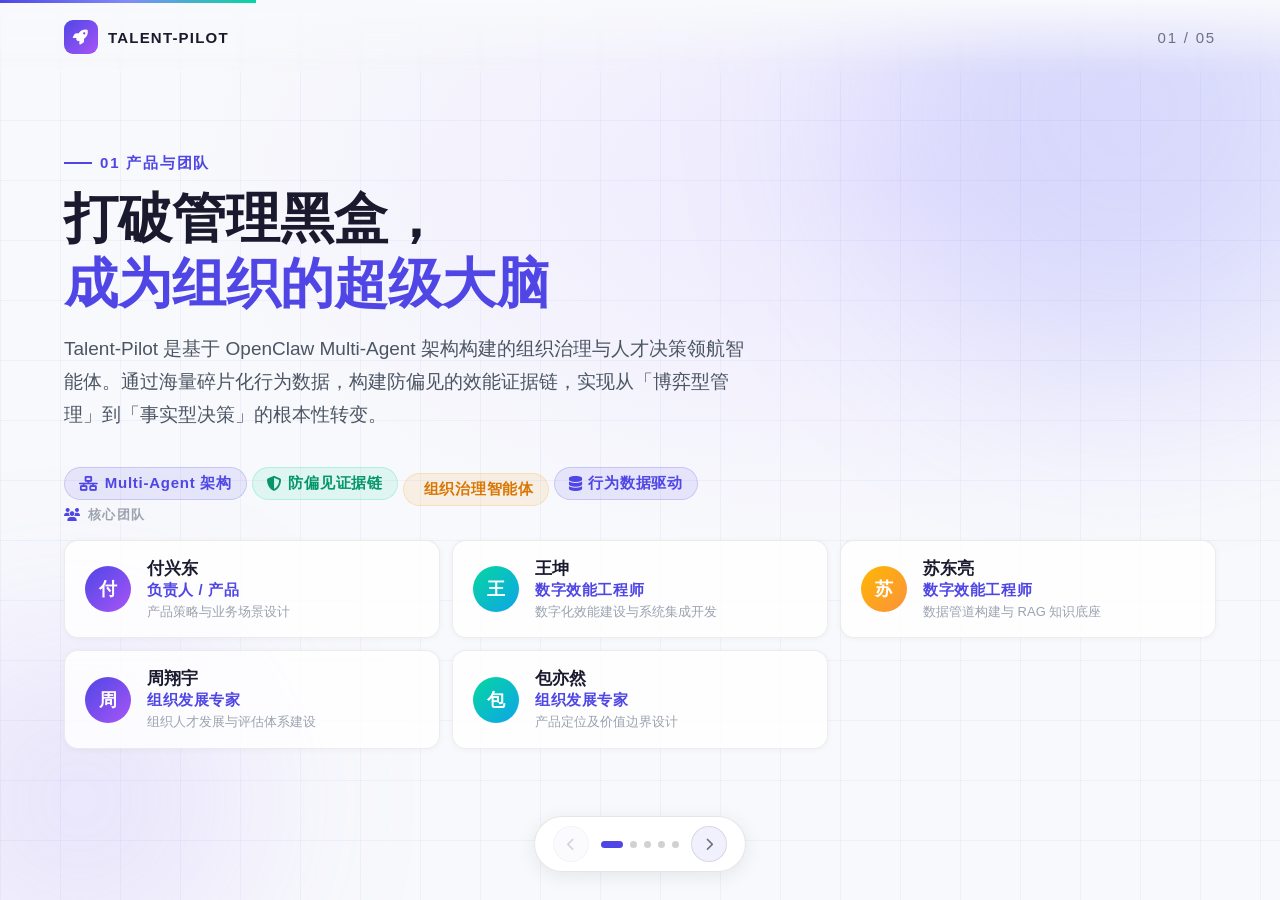
<file: prep.html>
<!DOCTYPE html>
<html lang="zh-CN">
  <head>
    <meta charset="UTF-8" />
    <meta name="viewport" content="width=device-width, initial-scale=1.0" />
    <title>Talent-Pilot · 路演复盘</title>
    <link rel="stylesheet" href="https://cdn.bootcdn.net/ajax/libs/font-awesome/6.4.0/css/all.min.css" />
    <link rel="stylesheet" href="https://cdn.jsdmirror.com/npm/tailwindcss@2.2.19/dist/tailwind.min.css" />
    <link rel="stylesheet" href="https://static0.xesimg.com/alading-resources/css/css2.css?family=Noto+Serif+SC:wght@400;500;600;700&family=Noto+Sans+SC:wght@300;400;500;700&display=swap" />
    <style>
      :root {
        --primary: #4F46E5;
        --primary-dark: #3730A3;
        --accent: #06D6A0;
        --accent2: #F59E0B;
        --dark: #F8F9FC;
        --dark2: #EEF0F7;
        --dark3: #E2E5F0;
        --text-main: #1A1A2E;
        --text-sub: #6B7280;
        --glass: rgba(255, 255, 255, 0.75);
        --glass-border: rgba(0, 0, 0, 0.08);
        /* 路演字号基准 */
        --fs-xs: 13px;
        --fs-sm: 15px;
        --fs-base: 17px;
        --fs-md: 19px;
        --fs-lg: 22px;
        --fs-xl: 26px;
        --fs-2xl: 32px;
        --fs-hero: clamp(32px, 4.2vw, 58px);
      }

      *,
      *::before,
      *::after {
        box-sizing: border-box;
        margin: 0;
        padding: 0;
      }

      html,
      body {
        width: 100%;
        height: 100%;
        overflow: hidden;
        font-family: 'Noto Sans SC', Tahoma, Arial, sans-serif;
        background: var(--dark);
        color: var(--text-main);
        font-size: var(--fs-base);
      }

      /* ── Slide Container ── */
      .slide-wrapper {
        width: 100%;
        height: 100vh;
        position: relative;
        overflow: hidden;
      }

      .slide {
        position: absolute;
        inset: 0;
        display: flex;
        flex-direction: column;
        opacity: 0;
        pointer-events: none;
        transition: opacity .55s cubic-bezier(.4, 0, .2, 1), transform .55s cubic-bezier(.4, 0, .2, 1);
        transform: translateY(30px);
        overflow: hidden;
      }

      .slide.active {
        opacity: 1;
        pointer-events: auto;
        transform: translateY(0);
      }

      .slide.exit {
        opacity: 0;
        pointer-events: none;
        transform: translateY(-30px);
      }

      /* ── BG Gradients ── */
      .slide-01 {
        background: radial-gradient(ellipse 80% 60% at 70% 20%, #EDE9FE 0%, #F8F9FC 70%);
      }

      .slide-02 {
        background: radial-gradient(ellipse 70% 60% at 15% 40%, #DBEAFE 0%, #F8F9FC 70%);
      }

      .slide-03 {
        background: radial-gradient(ellipse 80% 60% at 60% 70%, #EDE9FE 0%, #F8F9FC 70%);
      }

      .slide-04 {
        background: radial-gradient(ellipse 80% 50% at 50% 10%, #D1FAE5 0%, #F8F9FC 65%);
      }

      .slide-05 {
        background: radial-gradient(ellipse 70% 60% at 30% 60%, #EDE9FE 0%, #F8F9FC 70%);
      }

      .slide::before {
        content: '';
        position: absolute;
        inset: 0;
        pointer-events: none;
        background-image: url("data:image/svg+xml,%3Csvg viewBox='0 0 256 256' xmlns='http://www.w3.org/2000/svg'%3E%3Cfilter id='noise'%3E%3CfeTurbulence type='fractalNoise' baseFrequency='0.9' numOctaves='4' stitchTiles='stitch'/%3E%3C/filter%3E%3Crect width='100%25' height='100%25' filter='url(%23noise)' opacity='0.02'/%3E%3C/svg%3E");
        opacity: .2;
        z-index: 0;
      }

      .grid-lines {
        position: absolute;
        inset: 0;
        pointer-events: none;
        z-index: 0;
        background-image:
          linear-gradient(rgba(79, 70, 229, .05) 1px, transparent 1px),
          linear-gradient(90deg, rgba(79, 70, 229, .05) 1px, transparent 1px);
        background-size: 60px 60px;
      }

      /* ── Inner Scroll ── */
      .slide-inner {
        position: relative;
        z-index: 1;
        width: 100%;
        height: 100%;
        overflow-y: auto;
        padding: 88px clamp(20px, 5vw, 88px) 90px;
        display: flex;
        flex-direction: column;
        justify-content: center;
      }

      .slide-inner::-webkit-scrollbar {
        width: 4px;
      }

      .slide-inner::-webkit-scrollbar-track {
        background: transparent;
      }

      .slide-inner::-webkit-scrollbar-thumb {
        background: rgba(79, 70, 229, .25);
        border-radius: 2px;
      }

      /* ── Top Bar ── */
      .top-bar {
        position: fixed;
        top: 0;
        left: 0;
        right: 0;
        z-index: 100;
        display: flex;
        align-items: center;
        justify-content: space-between;
        padding: 20px clamp(20px, 5vw, 88px);
        background: linear-gradient(180deg, rgba(248, 249, 252, .97) 0%, transparent 100%);
        backdrop-filter: blur(2px);
      }

      .logo-mark {
        display: flex;
        align-items: center;
        gap: 10px;
        font-size: var(--fs-sm);
        font-weight: 700;
        letter-spacing: .08em;
        color: #1A1A2E;
      }

      .logo-icon {
        width: 34px;
        height: 34px;
        border-radius: 9px;
        background: linear-gradient(135deg, var(--primary) 0%, #a855f7 100%);
        display: flex;
        align-items: center;
        justify-content: center;
        font-size: 15px;
      }

      .slide-counter {
        font-size: var(--fs-sm);
        color: var(--text-sub);
        letter-spacing: .12em;
      }

      /* ── Bottom Nav ── */
      .bottom-nav {
        position: fixed;
        bottom: 28px;
        left: 50%;
        transform: translateX(-50%);
        z-index: 100;
        display: flex;
        align-items: center;
        gap: 12px;
        background: rgba(255, 255, 255, .92);
        border: 1px solid rgba(0, 0, 0, .1);
        backdrop-filter: blur(16px);
        border-radius: 50px;
        padding: 9px 18px;
        box-shadow: 0 4px 20px rgba(0, 0, 0, .08);
      }

      .nav-dot {
        width: 7px;
        height: 7px;
        border-radius: 50%;
        background: rgba(0, 0, 0, .18);
        cursor: pointer;
        transition: all .3s;
      }

      .nav-dot.active {
        background: var(--primary);
        width: 22px;
        border-radius: 4px;
      }

      .nav-btn {
        width: 36px;
        height: 36px;
        border-radius: 50%;
        border: 1px solid rgba(0, 0, 0, .1);
        background: rgba(79, 70, 229, .08);
        color: var(--text-sub);
        cursor: pointer;
        display: flex;
        align-items: center;
        justify-content: center;
        font-size: 13px;
        transition: all .25s;
      }

      .nav-btn:hover {
        background: var(--primary);
        color: #fff;
        border-color: var(--primary);
      }

      .nav-btn:disabled {
        opacity: .3;
        cursor: not-allowed;
      }

      /* ── Common Components ── */
      .slide-num-badge {
        display: inline-flex;
        align-items: center;
        gap: 8px;
        font-size: var(--fs-sm);
        font-weight: 700;
        letter-spacing: .12em;
        color: var(--primary);
        text-transform: uppercase;
        margin-bottom: 14px;
      }

      .slide-num-badge .line {
        width: 28px;
        height: 2px;
        background: var(--primary);
      }

      .slide-title {
        font-family: 'Noto Serif SC', serif;
        font-size: var(--fs-hero);
        font-weight: 700;
        line-height: 1.22;
        color: #1A1A2E;
        margin-bottom: 14px;
      }

      .slide-title .accent {
        color: var(--primary);
      }

      .slide-title .accent2 {
        color: #D97706;
      }

      .slide-subtitle {
        font-size: var(--fs-md);
        color: #4B5563;
        line-height: 1.75;
        max-width: 680px;
        margin-bottom: 36px;
      }

      .glass-card {
        background: rgba(255, 255, 255, .88);
        border: 1px solid rgba(0, 0, 0, .08);
        border-radius: 18px;
        padding: 24px 26px;
        backdrop-filter: blur(8px);
        transition: all .3s;
        box-shadow: 0 2px 14px rgba(0, 0, 0, .04);
      }

      .glass-card:hover {
        background: #fff;
        border-color: rgba(79, 70, 229, .25);
        transform: translateY(-2px);
        box-shadow: 0 14px 44px rgba(79, 70, 229, .1);
      }

      .tag {
        display: inline-flex;
        align-items: center;
        gap: 6px;
        font-size: var(--fs-sm);
        font-weight: 600;
        letter-spacing: .05em;
        padding: 6px 14px;
        border-radius: 22px;
      }

      .tag-purple {
        background: rgba(79, 70, 229, .1);
        color: #4F46E5;
        border: 1px solid rgba(79, 70, 229, .2);
      }

      .tag-green {
        background: rgba(6, 214, 160, .1);
        color: #059669;
        border: 1px solid rgba(6, 214, 160, .2);
      }

      .tag-gold {
        background: rgba(245, 158, 11, .1);
        color: #D97706;
        border: 1px solid rgba(245, 158, 11, .2);
      }

      .tag-red {
        background: rgba(239, 68, 68, .08);
        color: #DC2626;
        border: 1px solid rgba(239, 68, 68, .15);
      }

      .glow-orb {
        position: absolute;
        border-radius: 50%;
        pointer-events: none;
        z-index: 0;
        filter: blur(100px);
        opacity: .22;
      }

      .progress-bar {
        position: fixed;
        top: 0;
        left: 0;
        height: 3px;
        z-index: 200;
        background: linear-gradient(90deg, var(--primary), #818CF8, #06D6A0);
        transition: width .5s cubic-bezier(.4, 0, .2, 1);
      }

      .anim-item {
        opacity: 0;
        transform: translateY(18px);
        transition: opacity .5s ease, transform .5s ease;
      }

      .anim-item.visible {
        opacity: 1;
        transform: translateY(0);
      }

      .closing-quote {
        border-left: 3px solid var(--primary);
        padding: 18px 22px;
        border-radius: 0 14px 14px 0;
        background: rgba(79, 70, 229, .04);
        font-size: var(--fs-base);
        color: #374151;
        line-height: 1.85;
        font-style: italic;
      }

      /* ── SLIDE 01 specific ── */
      .team-member {
        display: flex;
        align-items: center;
        gap: 16px;
        padding: 16px 20px;
        border-radius: 14px;
        background: rgba(255, 255, 255, .82);
        border: 1px solid rgba(0, 0, 0, .07);
        transition: all .3s;
        box-shadow: 0 1px 6px rgba(0, 0, 0, .04);
      }

      .team-member:hover {
        background: #fff;
        border-color: rgba(79, 70, 229, .2);
        box-shadow: 0 6px 20px rgba(79, 70, 229, .08);
      }

      .avatar {
        width: 46px;
        height: 46px;
        border-radius: 50%;
        flex-shrink: 0;
        background: linear-gradient(135deg, var(--primary) 0%, #a855f7 100%);
        display: flex;
        align-items: center;
        justify-content: center;
        font-size: 18px;
        font-weight: 700;
        color: #fff;
      }

      .avatar.green {
        background: linear-gradient(135deg, #06D6A0 0%, #0ea5e9 100%);
      }

      .avatar.gold {
        background: linear-gradient(135deg, #FFB703 0%, #fb923c 100%);
      }

      .member-name {
        font-size: var(--fs-base);
        font-weight: 700;
        color: #1A1A2E;
      }

      .member-role {
        font-size: var(--fs-sm);
        color: var(--primary);
        font-weight: 600;
        letter-spacing: .04em;
        margin-top: 1px;
      }

      .member-desc {
        font-size: var(--fs-xs);
        color: #9CA3AF;
        margin-top: 2px;
        line-height: 1.5;
      }

      /* ── SLIDE 02 specific ── */
      .role-card {
        padding: 20px 22px;
        border-radius: 14px;
        background: rgba(255, 255, 255, .82);
        border: 1px solid rgba(0, 0, 0, .07);
        transition: all .3s;
        box-shadow: 0 1px 6px rgba(0, 0, 0, .04);
      }

      .role-card:hover {
        border-left: 3px solid var(--primary);
        background: #fff;
        transform: translateX(4px);
        box-shadow: 0 4px 20px rgba(79, 70, 229, .1);
      }

      .role-label {
        font-size: var(--fs-sm);
        font-weight: 700;
        letter-spacing: .06em;
        margin-bottom: 5px;
      }

      .role-desc {
        font-size: var(--fs-sm);
        color: var(--text-sub);
        line-height: 1.65;
      }

      .role-desc strong {
        color: #1A1A2E;
      }

      /* ── SLIDE 03 specific ── */
      .step-chain {
        display: flex;
        align-items: center;
        gap: 0;
        flex-wrap: wrap;
      }

      .step-node {
        display: flex;
        flex-direction: column;
        align-items: center;
        text-align: center;
        padding: 18px 20px;
        border-radius: 14px;
        background: rgba(255, 255, 255, .88);
        border: 1px solid rgba(0, 0, 0, .08);
        min-width: 100px;
        transition: all .3s;
        cursor: default;
        box-shadow: 0 1px 6px rgba(0, 0, 0, .04);
      }

      .step-node:hover {
        background: #fff;
        border-color: rgba(79, 70, 229, .3);
        transform: translateY(-3px);
        box-shadow: 0 10px 28px rgba(79, 70, 229, .12);
      }

      .step-icon {
        font-size: 22px;
        margin-bottom: 8px;
      }

      .step-label {
        font-size: var(--fs-sm);
        font-weight: 700;
        color: #1A1A2E;
      }

      .step-arrow {
        color: #9CA3AF;
        font-size: 15px;
        margin: 0 6px;
        flex-shrink: 0;
      }

      /* ── SLIDE 04 specific ── */
      .scene-card {
        border-radius: 16px;
        background: rgba(255, 255, 255, .88);
        border: 1px solid rgba(0, 0, 0, .08);
        padding: 22px 24px;
        transition: all .3s;
        cursor: default;
        position: relative;
        overflow: hidden;
        box-shadow: 0 1px 8px rgba(0, 0, 0, .04);
      }

      .scene-card::after {
        content: '';
        position: absolute;
        inset: 0;
        border-radius: 16px;
        background: linear-gradient(135deg, transparent 60%, rgba(79, 70, 229, .03));
        pointer-events: none;
      }

      .scene-card:hover {
        background: #fff;
        border-color: rgba(79, 70, 229, .25);
        transform: translateY(-3px);
        box-shadow: 0 16px 44px rgba(79, 70, 229, .1);
      }

      .scene-num {
        font-size: var(--fs-xs);
        font-weight: 800;
        letter-spacing: .15em;
        color: var(--primary);
        margin-bottom: 10px;
        text-transform: uppercase;
      }

      .scene-title {
        font-size: var(--fs-md);
        font-weight: 700;
        color: #1A1A2E;
        margin-bottom: 8px;
      }

      .scene-desc {
        font-size: var(--fs-sm);
        color: var(--text-sub);
        line-height: 1.7;
        margin-bottom: 10px;
      }

      .scene-value {
        font-size: var(--fs-sm);
        color: #059669;
        font-weight: 500;
      }

      .skill-pill {
        flex: 1;
        min-width: 140px;
        background: rgba(255, 255, 255, .9);
        border: 1px solid rgba(79, 70, 229, .12);
        border-radius: 14px;
        padding: 16px 18px;
        transition: all .3s;
        box-shadow: 0 1px 6px rgba(0, 0, 0, .04);
      }

      .skill-pill:hover {
        background: #fff;
        transform: translateY(-3px);
        box-shadow: 0 8px 24px rgba(79, 70, 229, .1) !important;
        border-color: rgba(79, 70, 229, .25);
      }

      .skill-pill .sp-icon {
        font-size: 20px;
        margin-bottom: 8px;
      }

      .skill-pill .sp-name {
        font-size: var(--fs-base);
        font-weight: 700;
        color: #1A1A2E;
        margin-bottom: 4px;
      }

      .skill-pill .sp-desc {
        font-size: var(--fs-xs);
        color: #9CA3AF;
        line-height: 1.55;
      }

      /* ── SLIDE 05 specific ── */
      .insight-card {
        border-radius: 14px;
        background: rgba(255, 255, 255, .88);
        border: 1px solid rgba(0, 0, 0, .08);
        padding: 22px 22px;
        transition: all .3s;
        box-shadow: 0 1px 8px rgba(0, 0, 0, .04);
      }

      .insight-card:hover {
        background: #fff;
        border-color: rgba(79, 70, 229, .22);
        box-shadow: 0 8px 24px rgba(79, 70, 229, .08);
      }

      .insight-title {
        font-size: var(--fs-md);
        font-weight: 700;
        color: #1A1A2E;
        margin-bottom: 8px;
      }

      .insight-text {
        font-size: var(--fs-sm);
        color: var(--text-sub);
        line-height: 1.75;
      }

      .ois-table {
        background: rgba(255, 255, 255, .92);
        border: 1px solid rgba(0, 0, 0, .08);
        border-radius: 14px;
        overflow: hidden;
        box-shadow: 0 1px 6px rgba(0, 0, 0, .04);
      }

      .ois-row {
        display: flex;
        align-items: center;
        gap: 20px;
        padding: 18px 22px;
        border-bottom: 1px solid rgba(0, 0, 0, .06);
        transition: background .2s;
      }

      .ois-row:last-child {
        border-bottom: none;
      }

      .ois-row:hover {
        background: rgba(79, 70, 229, .04);
      }

      .ois-key {
        font-size: var(--fs-md);
        font-weight: 700;
        color: var(--primary);
        width: 42px;
        flex-shrink: 0;
      }

      .ois-val {
        font-size: var(--fs-base);
        color: #374151;
      }

      .dark-banner {
        background: #1e2235;
        border-radius: 16px;
        padding: 24px 28px;
        color: #F0EFFF;
      }

      .dark-banner .db-title {
        font-size: var(--fs-lg);
        font-weight: 700;
        color: #fff;
        margin-bottom: 12px;
      }

      .dark-banner .db-text {
        font-size: var(--fs-sm);
        color: rgba(255, 255, 255, .7);
        line-height: 1.8;
      }

      .demo-link {
        display: inline-flex;
        align-items: center;
        gap: 8px;
        padding: 12px 24px;
        border-radius: 32px;
        background: linear-gradient(135deg, var(--primary) 0%, #818CF8 100%);
        color: #fff;
        font-size: var(--fs-base);
        font-weight: 600;
        text-decoration: none;
        transition: all .3s;
        box-shadow: 0 4px 22px rgba(79, 70, 229, .3);
      }

      .demo-link:hover {
        transform: translateY(-2px);
        box-shadow: 0 10px 36px rgba(79, 70, 229, .45);
      }

      /* ── Presentation Viewport Fit ── */
      @media (min-width: 901px) and (max-height: 820px) {
        :root {
          --fs-xs: 11px;
          --fs-sm: 13px;
          --fs-base: 14px;
          --fs-md: 16px;
          --fs-lg: 19px;
          --fs-xl: 22px;
          --fs-2xl: 26px;
          --fs-hero: clamp(28px, 3.4vw, 44px);
        }

        .top-bar {
          padding: 11px clamp(18px, 4vw, 56px);
        }

        .logo-icon {
          width: 28px;
          height: 28px;
          border-radius: 8px;
          font-size: 13px;
        }

        .bottom-nav {
          bottom: 12px;
          gap: 9px;
          padding: 7px 14px;
        }

        .nav-btn {
          width: 30px;
          height: 30px;
          font-size: 11px;
        }

        .slide-inner {
          padding: 56px clamp(18px, 4vw, 56px) 64px;
        }

        .slide-num-badge {
          margin-bottom: 8px;
        }

        .slide-title {
          margin-bottom: 9px;
          line-height: 1.16;
        }

        .slide-subtitle {
          margin-bottom: 18px;
          line-height: 1.48;
          max-width: 760px;
        }

        .glass-card,
        .scene-card,
        .insight-card {
          border-radius: 12px;
          padding: 14px 16px;
        }

        .closing-quote {
          padding: 12px 16px;
          border-radius: 0 10px 10px 0;
          line-height: 1.55;
        }

        .tag {
          padding: 4px 10px;
        }

        .team-member {
          gap: 11px;
          padding: 10px 13px;
          border-radius: 11px;
        }

        .avatar {
          width: 34px;
          height: 34px;
          font-size: 14px;
        }

        .member-role,
        .member-desc {
          margin-top: 0;
        }

        .role-card {
          padding: 12px 14px;
          border-radius: 11px;
        }

        .role-desc {
          line-height: 1.45;
        }

        .step-node {
          min-width: 76px;
          padding: 11px 12px;
          border-radius: 11px;
        }

        .step-icon {
          margin-bottom: 5px;
          font-size: 17px !important;
        }

        .step-arrow {
          margin: 0 3px;
          font-size: 11px;
        }

        .scene-num {
          margin-bottom: 5px;
        }

        .scene-title {
          margin-bottom: 5px;
        }

        .scene-desc {
          margin-bottom: 6px;
          line-height: 1.45;
        }

        .skill-pill {
          min-width: 118px;
          padding: 11px 13px;
          border-radius: 11px;
        }

        .skill-pill .sp-icon {
          margin-bottom: 5px;
          font-size: 17px;
        }

        .skill-pill .sp-name {
          margin-bottom: 2px;
        }

        .skill-pill .sp-desc {
          line-height: 1.35;
        }

        .insight-title {
          margin-bottom: 5px;
        }

        .insight-text {
          line-height: 1.48;
        }

        .ois-row {
          gap: 12px;
          padding: 11px 14px;
        }

        .dark-banner {
          padding: 16px 18px;
          border-radius: 12px;
        }

        .dark-banner .db-title {
          margin-bottom: 7px;
        }

        .dark-banner .db-text {
          line-height: 1.5;
        }
      }

      @media (min-width: 901px) and (max-height: 740px) {
        :root {
          --fs-xs: 10px;
          --fs-sm: 12px;
          --fs-base: 13px;
          --fs-md: 15px;
          --fs-lg: 17px;
          --fs-xl: 20px;
          --fs-2xl: 23px;
          --fs-hero: clamp(25px, 3vw, 38px);
        }

        .top-bar {
          padding-top: 8px;
          padding-bottom: 8px;
        }

        .logo-mark {
          gap: 7px;
        }

        .logo-icon {
          width: 24px;
          height: 24px;
          font-size: 11px;
        }

        .bottom-nav {
          bottom: 8px;
          padding: 5px 12px;
        }

        .nav-btn {
          width: 26px;
          height: 26px;
        }

        .nav-dot {
          width: 6px;
          height: 6px;
        }

        .nav-dot.active {
          width: 18px;
        }

        .slide-inner {
          padding-top: 44px;
          padding-bottom: 48px;
        }

        .slide-subtitle {
          margin-bottom: 12px;
        }

        .team-member {
          padding: 8px 10px;
        }

        .avatar {
          width: 30px;
          height: 30px;
        }

        .role-card,
        .glass-card,
        .scene-card,
        .insight-card {
          padding: 10px 12px;
        }

        .skill-pill {
          padding: 9px 10px;
        }

        .closing-quote {
          padding: 10px 14px;
        }

        .dark-banner {
          padding: 13px 15px;
        }
      }

      @media (min-width: 901px) and (max-width: 1100px) {
        .slide-inner {
          padding-left: 28px;
          padding-right: 28px;
        }

        .team-member {
          padding: 9px 11px;
        }

        .scene-card {
          padding: 11px 12px;
        }
      }

      /* ── Responsive ── */
      @media (max-width: 900px) {
        :root {
          --fs-xs: 12px;
          --fs-sm: 14px;
          --fs-base: 15px;
          --fs-md: 17px;
          --fs-lg: 20px;
          --fs-xl: 24px;
          --fs-hero: clamp(26px, 5vw, 44px);
        }

        .step-node {
          min-width: 76px;
          padding: 12px 12px;
        }

        .step-arrow {
          margin: 0 3px;
          font-size: 12px;
        }
      }

      @media (max-width: 640px) {
        :root {
          --fs-xs: 11px;
          --fs-sm: 13px;
          --fs-base: 14px;
          --fs-md: 16px;
          --fs-lg: 18px;
          --fs-hero: clamp(24px, 6vw, 38px);
        }

        .step-node {
          min-width: 62px;
          padding: 10px 10px;
        }

        .step-icon {
          font-size: 16px !important;
        }

        .dark-banner {
          grid-template-columns: 1fr !important;
        }
      }
    </style>
  </head>
  <body>

    <div class="progress-bar" id="progressBar" style="width:20%"></div>

    <!-- Top Bar -->
    <div class="top-bar">
      <div class="logo-mark">
        <div class="logo-icon"><i class="fas fa-rocket" style="color:#fff"></i></div>
        <span>TALENT-PILOT</span>
      </div>
      <span class="slide-counter" id="slideCounter">01 / 05</span>
    </div>

    <div class="slide-wrapper">

      <!-- ══════════════════════════════ SLIDE 01 ══ -->
      <div class="slide slide-01 active" data-slide="0">
        <div class="glow-orb" style="width:540px;height:540px;right:-120px;top:-160px;background:#818CF8"></div>
        <div class="glow-orb" style="width:320px;height:320px;left:-80px;bottom:-60px;background:#a78bfa"></div>
        <div class="grid-lines"></div>
        <div class="slide-inner">
          <div style="max-width:1160px;margin:0 auto;width:100%">

            <div class="slide-num-badge anim-item">
              <div class="line"></div>01 产品与团队
            </div>
            <h1 class="slide-title anim-item" style="transition-delay:.08s">
              打破管理黑盒，<br /><span class="accent">成为组织的超级大脑</span>
            </h1>
            <p class="slide-subtitle anim-item" style="transition-delay:.16s">
              Talent-Pilot 是基于 OpenClaw Multi-Agent 架构构建的组织治理与人才决策领航智能体。通过海量碎片化行为数据，构建防偏见的效能证据链，实现从「博弈型管理」到「事实型决策」的根本性转变。
            </p>

            <div class="flex flex-wrap gap-2 mb-8 anim-item" style="transition-delay:.22s">
              <span class="tag tag-purple"><i class="fas fa-network-wired"></i>Multi-Agent 架构</span>
              <span class="tag tag-green"><i class="fas fa-shield-alt"></i>防偏见证据链</span>
              <span class="tag tag-gold"><i class="fas fa-chart-network"></i>组织治理智能体</span>
              <span class="tag tag-purple"><i class="fas fa-database"></i>行为数据驱动</span>
            </div>

            <div class="anim-item" style="transition-delay:.30s">
              <div style="font-size:var(--fs-xs);font-weight:700;letter-spacing:.12em;color:#9CA3AF;text-transform:uppercase;margin-bottom:16px">
                <i class="fas fa-users" style="color:var(--primary);margin-right:6px"></i>核心团队
              </div>
              <div style="display:grid;grid-template-columns:repeat(auto-fill,minmax(300px,1fr));gap:12px">
                <div class="team-member">
                  <div class="avatar">付</div>
                  <div>
                    <div class="member-name">付兴东</div>
                    <div class="member-role">负责人 / 产品</div>
                    <div class="member-desc">产品策略与业务场景设计</div>
                  </div>
                </div>
                <div class="team-member">
                  <div class="avatar green">王</div>
                  <div>
                    <div class="member-name">王坤</div>
                    <div class="member-role">数字效能工程师</div>
                    <div class="member-desc">数字化效能建设与系统集成开发</div>
                  </div>
                </div>
                <div class="team-member">
                  <div class="avatar gold">苏</div>
                  <div>
                    <div class="member-name">苏东亮</div>
                    <div class="member-role">数字效能工程师</div>
                    <div class="member-desc">数据管道构建与 RAG 知识底座</div>
                  </div>
                </div>
                <div class="team-member">
                  <div class="avatar">周</div>
                  <div>
                    <div class="member-name">周翔宇</div>
                    <div class="member-role">组织发展专家</div>
                    <div class="member-desc">组织人才发展与评估体系建设</div>
                  </div>
                </div>
                <div class="team-member">
                  <div class="avatar green">包</div>
                  <div>
                    <div class="member-name">包亦然</div>
                    <div class="member-role">组织发展专家</div>
                    <div class="member-desc">产品定位及价值边界设计</div>
                  </div>
                </div>
              </div>
            </div>

          </div>
        </div>
      </div>

      <!-- ══════════════════════════════ SLIDE 02 ══ -->
      <div class="slide slide-02" data-slide="1">
        <div class="glow-orb" style="width:480px;height:480px;left:-80px;top:-100px;background:#93C5FD"></div>
        <div class="glow-orb" style="width:300px;height:300px;right:-60px;bottom:-60px;background:#818CF8"></div>
        <div class="grid-lines"></div>
        <div class="slide-inner">
          <div style="max-width:1160px;margin:0 auto;width:100%">

            <div class="slide-num-badge anim-item">
              <div class="line"></div>02 为什么做
            </div>
            <h1 class="slide-title anim-item" style="transition-delay:.08s">
              每个角色都在做人才判断，<br /><span class="accent">但都缺少事实全貌</span>
            </h1>
            <p class="slide-subtitle anim-item" style="transition-delay:.16s;max-width:740px">
              人才决策不是某一个部门的工作，而是组织里不同角色共同参与的资源配置。问题在于，大家都在判断人，但判断所依赖的事实并不完整。
            </p>

            <div class="anim-item" style="transition-delay:.24s;display:grid;grid-template-columns:repeat(auto-fill,minmax(320px,1fr));gap:12px;margin-bottom:24px">
              <div class="role-card">
                <div class="flex items-center gap-2 mb-2">
                  <i class="fas fa-chess-king" style="color:#a855f7;font-size:15px"></i>
                  <span class="role-label" style="color:#7C3AED">战略决策层</span>
                </div>
                <div class="role-desc">需要<strong>组织仪表盘</strong>，提升人才识别的效率与整体视野。</div>
              </div>
              <div class="role-card">
                <div class="flex items-center gap-2 mb-2">
                  <i class="fas fa-compass" style="color:#0284C7;font-size:15px"></i>
                  <span class="role-label" style="color:#0284C7">业务管理者</span>
                </div>
                <div class="role-desc">需要<strong>管理导航仪</strong>，把精力从找数据转向判断潜力。</div>
              </div>
              <div class="role-card">
                <div class="flex items-center gap-2 mb-2">
                  <i class="fas fa-project-diagram" style="color:#059669;font-size:15px"></i>
                  <span class="role-label" style="color:#059669">项目经理</span>
                </div>
                <div class="role-desc">需要从<strong>「找熟人」到「找对人」</strong>，让项目配置更匹配。</div>
              </div>
              <div class="role-card">
                <div class="flex items-center gap-2 mb-2">
                  <i class="fas fa-seedling" style="color:#D97706;font-size:15px"></i>
                  <span class="role-label" style="color:#D97706">一线伙伴</span>
                </div>
                <div class="role-desc">需要<strong>更公允的成长环境</strong>，让真实贡献被看见。</div>
              </div>
              <div class="role-card">
                <div class="flex items-center gap-2 mb-2">
                  <i class="fas fa-stethoscope" style="color:#DC2626;font-size:15px"></i>
                  <span class="role-label" style="color:#DC2626">HR 专家</span>
                </div>
                <div class="role-desc">需要成为<strong>组织问题诊断者</strong>，不只是流程操作者。</div>
              </div>
            </div>

            <div class="glass-card anim-item" style="transition-delay:.32s;border-left:4px solid var(--primary)">
              <div class="flex items-start gap-4">
                <i class="fas fa-link" style="color:var(--primary);font-size:18px;margin-top:3px;flex-shrink:0"></i>
                <div>
                  <div style="font-size:var(--fs-md);font-weight:700;color:#1A1A2E;margin-bottom:6px">共同点</div>
                  <div style="font-size:var(--fs-base);color:var(--text-sub);line-height:1.75">
                    他们面对的问题不同，但都缺少一套<strong style="color:#1A1A2E">可复用、可追问的组织事实</strong>。
                  </div>
                </div>
              </div>
            </div>

          </div>
        </div>
      </div>

      <!-- ══════════════════════════════ SLIDE 03 ══ -->
      <div class="slide slide-03" data-slide="2">
        <div class="glow-orb" style="width:520px;height:520px;right:-130px;bottom:-120px;background:#c4b5fd"></div>
        <div class="glow-orb" style="width:280px;height:280px;left:-50px;top:80px;background:#818CF8"></div>
        <div class="grid-lines"></div>
        <div class="slide-inner">
          <div style="max-width:1160px;margin:0 auto;width:100%">

            <div class="slide-num-badge anim-item">
              <div class="line"></div>03 产品是什么
            </div>
            <h1 class="slide-title anim-item" style="transition-delay:.08s">
              从一句提名理由，<br /><span class="accent">到一条可追问的证据链</span>
            </h1>
            <p class="slide-subtitle anim-item" style="transition-delay:.16s;max-width:740px">
              Talent-Pilot 不替管理者做决定，而是把人才判断背后的事实、偏差和追问点整理出来，让人才评价从「凭印象讨论」变成「基于证据判断」。
            </p>

            <!-- Step Chain -->
            <div class="anim-item" style="transition-delay:.22s;margin-bottom:32px">
              <div style="font-size:var(--fs-xs);font-weight:700;letter-spacing:.12em;color:var(--text-sub);text-transform:uppercase;margin-bottom:14px">产品逻辑链</div>
              <div class="step-chain">
                <div class="step-node">
                  <div class="step-icon" style="color:#a855f7"><i class="fas fa-book-open"></i></div>
                  <div class="step-label">读标准</div>
                </div>
                <div class="step-arrow"><i class="fas fa-chevron-right"></i></div>
                <div class="step-node">
                  <div class="step-icon" style="color:#38bdf8"><i class="fas fa-search"></i></div>
                  <div class="step-label">找事实</div>
                </div>
                <div class="step-arrow"><i class="fas fa-chevron-right"></i></div>
                <div class="step-node">
                  <div class="step-icon" style="color:#34d399"><i class="fas fa-layer-group"></i></div>
                  <div class="step-label">理证据</div>
                </div>
                <div class="step-arrow"><i class="fas fa-chevron-right"></i></div>
                <div class="step-node">
                  <div class="step-icon" style="color:#fbbf24"><i class="fas fa-exclamation-triangle"></i></div>
                  <div class="step-label">看偏差</div>
                </div>
                <div class="step-arrow"><i class="fas fa-chevron-right"></i></div>
                <div class="step-node">
                  <div class="step-icon" style="color:#f87171"><i class="fas fa-file-alt"></i></div>
                  <div class="step-label">给反馈</div>
                </div>
              </div>
            </div>

            <!-- Case Breakdown -->
            <div class="anim-item" style="transition-delay:.30s">
              <div style="font-size:var(--fs-xs);font-weight:700;letter-spacing:.12em;color:var(--text-sub);text-transform:uppercase;margin-bottom:14px">案例拆解 · 「这个人表现突出，可以晋升」</div>
              <div style="display:grid;grid-template-columns:repeat(auto-fill,minmax(250px,1fr));gap:12px;margin-bottom:24px">
                <div class="glass-card" style="border-top:3px solid #a855f7;padding:20px 22px">
                  <div class="flex items-center gap-2 mb-3">
                    <i class="fas fa-bullseye" style="color:#a855f7;font-size:15px"></i>
                    <span style="font-size:var(--fs-sm);font-weight:700;color:#7C3AED">目标标准</span>
                  </div>
                  <div style="font-size:var(--fs-sm);color:var(--text-sub);line-height:1.7">目标职级是什么，要求什么能力。</div>
                </div>
                <div class="glass-card" style="border-top:3px solid #38bdf8;padding:20px 22px">
                  <div class="flex items-center gap-2 mb-3">
                    <i class="fas fa-clipboard-list" style="color:#38bdf8;font-size:15px"></i>
                    <span style="font-size:var(--fs-sm);font-weight:700;color:#0284C7">行为证据</span>
                  </div>
                  <div style="font-size:var(--fs-sm);color:var(--text-sub);line-height:1.7">项目、周报、协作、复用成果中有什么事实。</div>
                </div>
                <div class="glass-card" style="border-top:3px solid #fbbf24;padding:20px 22px">
                  <div class="flex items-center gap-2 mb-3">
                    <i class="fas fa-binoculars" style="color:#fbbf24;font-size:15px"></i>
                    <span style="font-size:var(--fs-sm);font-weight:700;color:#D97706">偏差提醒</span>
                  </div>
                  <div style="font-size:var(--fs-sm);color:var(--text-sub);line-height:1.7">近期高光、主管偏好、证据不足等风险。</div>
                </div>
                <div class="glass-card" style="border-top:3px solid #34d399;padding:20px 22px">
                  <div class="flex items-center gap-2 mb-3">
                    <i class="fas fa-question-circle" style="color:#34d399;font-size:15px"></i>
                    <span style="font-size:var(--fs-sm);font-weight:700;color:#059669">建议追问</span>
                  </div>
                  <div style="font-size:var(--fs-sm);color:var(--text-sub);line-height:1.7">评委还应该问什么，哪里需要进一步确认。</div>
                </div>
              </div>
            </div>

            <div class="closing-quote anim-item" style="transition-delay:.38s">
              Talent-Pilot 的本质，是把人才判断从一句感受，变成一条<strong style="color:#1A1A2E;font-style:normal">可追问、可复核、可校准</strong>的证据链。
            </div>

          </div>
        </div>
      </div>

      <!-- ══════════════════════════════ SLIDE 04 ══ -->
      <div class="slide slide-04" data-slide="3">
        <div class="glow-orb" style="width:420px;height:420px;right:-80px;top:-80px;background:#6EE7B7"></div>
        <div class="glow-orb" style="width:300px;height:300px;left:8%;bottom:-60px;background:#93C5FD"></div>
        <div class="grid-lines"></div>
        <div class="slide-inner">
          <div style="max-width:1160px;margin:0 auto;width:100%">

            <div class="slide-num-badge anim-item">
              <div class="line" style="background:var(--accent)"></div>
              <span style="color:var(--accent)">04 做到了什么</span>
            </div>
            <h1 class="slide-title anim-item" style="transition-delay:.08s">
              已跑通 <span class="accent2">4 个</span>可演示场景
            </h1>

            <div class="flex items-center gap-4 mb-6 anim-item" style="transition-delay:.16s;flex-wrap:wrap">
              <p style="font-size:var(--fs-base);color:#6B7280">实机演示入口</p>
              <a href="https://jordanfu.github.io/talent-pilot-roadshow/decision-demo-v8.html" target="_blank" class="demo-link">
                <i class="fas fa-play-circle"></i> v8 演示页面
              </a>
            </div>

            <!-- 4 Scenes Grid -->
            <div class="anim-item" style="transition-delay:.22s;display:grid;grid-template-columns:repeat(2,1fr);gap:12px;margin-bottom:14px">
              <!-- Scene 01 -->
              <div class="scene-card">
                <div class="scene-num">场景 01</div>
                <div class="scene-title"><i class="fas fa-globe" style="color:#06D6A0;margin-right:6px;font-size:15px"></i>组织仪表盘 + 团队盘点</div>
                <div class="scene-desc">事业部 GM 查看组织全局健康度，团队负责人打开团队作战沙盘——人员状态、能力分布、协作密度一屏掌握。</div>
                <div class="scene-value"><i class="fas fa-lightbulb" style="margin-right:5px;font-size:12px"></i>同一套数据，不同权限，回答不同层级的组织问题。</div>
              </div>

              <!-- Scene 02 — HIGHLIGHT -->
              <div class="scene-card" style="border:2.5px solid rgba(168,85,247,.5);background:linear-gradient(135deg,rgba(237,233,254,.72) 0%,rgba(255,255,255,.95) 100%);box-shadow:0 0 0 5px rgba(168,85,247,.07),0 16px 48px rgba(168,85,247,.16)">
                <!-- Ribbon -->
                <div style="position:absolute;top:14px;right:14px;background:linear-gradient(135deg,#a855f7 0%,#6366F1 100%);color:#fff;font-size:10px;font-weight:800;letter-spacing:.12em;padding:5px 12px;border-radius:22px;box-shadow:0 3px 12px rgba(168,85,247,.38);text-transform:uppercase;display:flex;align-items:center;gap:4px;z-index:1">
                  <i class="fas fa-bolt" style="font-size:9px"></i>演示重点
                </div>
                <div class="scene-num" style="color:#7C3AED;font-size:var(--fs-xs)">场景 02</div>
                <div class="scene-title" style="font-size:var(--fs-lg);color:#1A1A2E">
                  <i class="fas fa-star-half-alt" style="color:#a855f7;margin-right:7px;font-size:18px"></i>人才评价与识别
                </div>
                <div class="scene-desc" style="color:#4B5563;font-size:var(--fs-base)">基于真实行为证据，生成防偏见的人才评价报告；识别高潜流失风险、评价分歧、明星员工依赖等组织隐患。</div>
                <div style="margin-top:10px;display:flex;flex-wrap:wrap;gap:6px">
                  <span style="background:rgba(168,85,247,.12);color:#7C3AED;border:1px solid rgba(168,85,247,.28);border-radius:22px;font-size:var(--fs-xs);font-weight:700;padding:5px 12px;display:flex;align-items:center;gap:4px">
                    <i class="fas fa-search" style="font-size:10px"></i>多源证据融合
                  </span>
                  <span style="background:rgba(168,85,247,.12);color:#7C3AED;border:1px solid rgba(168,85,247,.28);border-radius:22px;font-size:var(--fs-xs);font-weight:700;padding:5px 12px;display:flex;align-items:center;gap:4px">
                    <i class="fas fa-shield-alt" style="font-size:10px"></i>防偏见机制
                  </span>
                  <span style="background:rgba(168,85,247,.12);color:#7C3AED;border:1px solid rgba(168,85,247,.28);border-radius:22px;font-size:var(--fs-xs);font-weight:700;padding:5px 12px;display:flex;align-items:center;gap:4px">
                    <i class="fas fa-exclamation-circle" style="font-size:10px"></i>组织风险识别
                  </span>
                </div>
                <div style="font-size:var(--fs-sm);color:#6D28D9;font-weight:600;margin-top:10px">
                  <i class="fas fa-lightbulb" style="margin-right:5px;font-size:12px"></i>人才判断从一句感受，变成一条可追问的证据链。
                </div>
              </div>

              <!-- Scene 03 -->
              <div class="scene-card">
                <div class="scene-num">场景 03</div>
                <div class="scene-title"><i class="fas fa-users-cog" style="color:#38bdf8;margin-right:6px;font-size:15px"></i>项目团队配置</div>
                <div class="scene-desc">输入项目周期、技术栈、角色需求和协作复杂度，系统推荐最优团队组合，并给出配置理由与潜在风险提示。</div>
                <div class="scene-value"><i class="fas fa-lightbulb" style="margin-right:5px;font-size:12px"></i>项目用人不只看谁有空，更要看谁真正匹配。</div>
              </div>

              <!-- Scene 04 -->
              <div class="scene-card">
                <div class="scene-num">场景 04</div>
                <div class="scene-title"><i class="fas fa-user-graduate" style="color:#fbbf24;margin-right:6px;font-size:15px"></i>个人晋升诊断</div>
                <div class="scene-desc">员工查看晋升准备度评分、能力差距、上级反馈摘要和成长建议路径，让每个人都能看到自己的发展导航仪。</div>
                <div class="scene-value"><i class="fas fa-lightbulb" style="margin-right:5px;font-size:12px"></i>个人发展也可以有导航，不只是等待评审结果。</div>
              </div>
            </div>

            <!-- 五大核心 Skill -->
            <div class="anim-item" style="transition-delay:.30s;margin-bottom:14px">
              <div style="font-size:var(--fs-xs);font-weight:700;letter-spacing:.12em;color:var(--text-sub);text-transform:uppercase;margin-bottom:12px">
                <i class="fas fa-layer-group" style="color:var(--primary);margin-right:7px"></i>沉淀了 Talent-Pilot 五大核心 Skill
              </div>
              <div style="display:flex;gap:10px;flex-wrap:wrap">
                <div class="skill-pill">
                  <div class="sp-icon">📋</div>
                  <div class="sp-name">周报复盘</div>
                  <div class="sp-desc">提炼工作亮点与风险信号</div>
                </div>
                <div class="skill-pill" style="border-color:rgba(56,189,248,.22)">
                  <div class="sp-icon">🕸️</div>
                  <div class="sp-name">ONA 分析</div>
                  <div class="sp-desc">知音楼组织网络分析</div>
                </div>
                <div class="skill-pill" style="border-color:rgba(168,85,247,.2)">
                  <div class="sp-icon">🔄</div>
                  <div class="sp-name">360 绩效汇总</div>
                  <div class="sp-desc">多方评价聚合与偏差识别</div>
                </div>
                <div class="skill-pill" style="border-color:rgba(245,158,11,.22)">
                  <div class="sp-icon">🚀</div>
                  <div class="sp-name">晋升预测</div>
                  <div class="sp-desc">准备度评估与差距诊断</div>
                </div>
                <div class="skill-pill" style="border-color:rgba(6,214,160,.22)">
                  <div class="sp-icon">🎯</div>
                  <div class="sp-name">胜任力评估</div>
                  <div class="sp-desc">基于标准的能力画像构建</div>
                </div>
              </div>
            </div>

            <!-- Permission Banner -->
            <div class="anim-item" style="transition-delay:.36s">
              <div style="background:linear-gradient(135deg,#1e2235 0%,#2a2f4a 100%);border-radius:16px;padding:22px 28px;position:relative;overflow:hidden">
                <div style="position:absolute;inset:0;background-image:linear-gradient(rgba(255,255,255,.03) 1px,transparent 1px),linear-gradient(90deg,rgba(255,255,255,.03) 1px,transparent 1px);background-size:40px 40px;pointer-events:none;border-radius:16px"></div>
                <div style="position:relative;z-index:1;display:flex;align-items:flex-start;gap:24px;flex-wrap:wrap">
                  <div style="flex-shrink:0;min-width:150px">
                    <div style="display:inline-flex;align-items:center;gap:6px;background:rgba(79,70,229,.25);border:1px solid rgba(79,70,229,.4);border-radius:22px;padding:5px 13px;margin-bottom:12px">
                      <i class="fas fa-database" style="color:#818CF8;font-size:11px"></i>
                      <span style="font-size:11px;font-weight:700;color:#818CF8;letter-spacing:.1em;text-transform:uppercase">数据基座</span>
                    </div>
                    <div style="font-size:var(--fs-md);font-weight:700;color:#fff;line-height:1.4;margin-bottom:6px">权限控制体系</div>
                    <div style="font-size:var(--fs-xs);color:rgba(255,255,255,.5);line-height:1.5">所有场景的安全底座</div>
                  </div>
                  <div style="flex:1;min-width:220px">
                    <div style="font-size:var(--fs-xs);font-weight:700;color:rgba(255,255,255,.4);letter-spacing:.12em;text-transform:uppercase;margin-bottom:8px">核心原则</div>
                    <div style="font-size:var(--fs-lg);font-weight:700;color:#fff;margin-bottom:6px">
                      信息可访问性 <span style="color:#818CF8">=</span> 分权控制矩阵
                    </div>
                    <div style="font-size:var(--fs-sm);color:rgba(255,255,255,.55);line-height:1.7">
                      同一句请求，因角色不同得到不同响应——好的人才智能体，必须既聪明，也守边界。
                    </div>
                  </div>
                  <div style="flex-shrink:0;display:flex;flex-direction:column;gap:8px;min-width:190px">
                    <div style="display:flex;align-items:center;gap:10px;background:rgba(255,255,255,.07);border-radius:10px;padding:10px 14px">
                      <i class="fas fa-chess-king" style="color:#fbbf24;font-size:13px;width:16px;text-align:center"></i>
                      <span style="font-size:var(--fs-sm);color:rgba(255,255,255,.85)">战略层 · 全域可见</span>
                    </div>
                    <div style="display:flex;align-items:center;gap:10px;background:rgba(255,255,255,.07);border-radius:10px;padding:10px 14px">
                      <i class="fas fa-compass" style="color:#38bdf8;font-size:13px;width:16px;text-align:center"></i>
                      <span style="font-size:var(--fs-sm);color:rgba(255,255,255,.85)">管理层 · 团队范围</span>
                    </div>
                    <div style="display:flex;align-items:center;gap:10px;background:rgba(255,255,255,.07);border-radius:10px;padding:10px 14px">
                      <i class="fas fa-user" style="color:#34d399;font-size:13px;width:16px;text-align:center"></i>
                      <span style="font-size:var(--fs-sm);color:rgba(255,255,255,.85)">员工层 · 仅限本人</span>
                    </div>
                  </div>
                </div>
              </div>
            </div>

          </div>
        </div>
      </div>

      <!-- ══════════════════════════════ SLIDE 05 ══ -->
      <div class="slide slide-05" data-slide="4">
        <div class="glow-orb" style="width:520px;height:520px;left:-120px;top:-120px;background:#a78bfa"></div>
        <div class="glow-orb" style="width:340px;height:340px;right:-70px;bottom:-80px;background:#818CF8"></div>
        <div class="grid-lines"></div>
        <div class="slide-inner">
          <div style="max-width:1160px;margin:0 auto;width:100%">

            <!-- Header Row -->
            <div style="display:grid;grid-template-columns:1fr 1fr;gap:40px;align-items:start;margin-bottom:28px" class="anim-item">
              <div>
                <div class="slide-num-badge" style="margin-bottom:12px">
                  <div class="line"></div>05 / REFLECTION
                </div>
                <h1 class="slide-title" style="font-size:clamp(30px,3.8vw,50px);line-height:1.2;margin-bottom:0">
                  好的人才智能，<br />首先需要好的<span style="color:var(--primary)">组织数据</span>
                </h1>
              </div>
              <div style="display:flex;align-items:center;padding-top:36px">
                <p style="font-size:var(--fs-base);color:#4B5563;line-height:1.85">
                  这次 Talent-Pilot Demo 和 AI 晋升预测探索让我们更清楚地看到：模型能力很重要，但真正决定上限的，是组织是否拥有持续、完整、可复用的数据基座。
                </p>
              </div>
            </div>

            <!-- 3 Insight Cards -->
            <div class="anim-item" style="transition-delay:.1s;display:grid;grid-template-columns:repeat(3,1fr);gap:14px;margin-bottom:18px">
              <div class="insight-card" style="border-top:3px solid var(--primary)">
                <div style="font-size:11px;font-weight:800;color:var(--primary);letter-spacing:.1em;margin-bottom:10px">01</div>
                <div class="insight-title">优秀预测，前提是优秀数据</div>
                <div class="insight-text">AI 可以捕捉到一些有效信号，但如果输入数据不完整、不连续、不统一，预测结果就很难稳定可靠。</div>
              </div>
              <div class="insight-card" style="border-top:3px solid var(--primary)">
                <div style="font-size:11px;font-weight:800;color:var(--primary);letter-spacing:.1em;margin-bottom:10px">02</div>
                <div class="insight-title">Demo 能展示价值，真实落地依赖系统打通</div>
                <div class="insight-text">要进入真实业务流程，必须持续打通周报、OKR、绩效、协作、项目、述职等系统。</div>
              </div>
              <div class="insight-card" style="border-top:3px solid var(--primary)">
                <div style="font-size:11px;font-weight:800;color:var(--primary);letter-spacing:.1em;margin-bottom:10px">03</div>
                <div class="insight-title">过去的探索，都指向同一个结论</div>
                <div class="insight-text">核心阻碍不是 AI 不会分析，而是组织数据还没有被持续沉淀、统一治理和复用。</div>
              </div>
            </div>

            <!-- Middle Two Columns -->
            <div class="anim-item" style="transition-delay:.2s;display:grid;grid-template-columns:1fr 1fr;gap:14px;margin-bottom:16px">
              <div class="glass-card" style="padding:24px 26px">
                <div style="font-size:var(--fs-md);font-weight:700;color:#1A1A2E;margin-bottom:14px">我们对未来的判断</div>
                <div style="font-size:var(--fs-base);color:#4B5563;line-height:1.8;margin-bottom:12px">
                  未来组织不应该是一堆分散 Agent 让管理者逐个关注。更理想的方向是：组织里的多个 Agent 能力，逐步收敛为一个核心组织智能体。
                </div>
                <div style="font-size:var(--fs-base);color:#4B5563;line-height:1.8">
                  它不是制造更多信息，而是帮助管理者整合信息、理解全貌、识别重点、提升决策质量。
                </div>
              </div>
              <div>
                <div style="font-size:var(--fs-md);font-weight:700;color:#1A1A2E;margin-bottom:14px;padding-left:4px">组织智能生命体的连接</div>
                <div class="ois-table">
                  <div class="ois-row">
                    <div class="ois-key">算力</div>
                    <div class="ois-val">人才密度和协作亲密度</div>
                  </div>
                  <div class="ois-row">
                    <div class="ois-key">算法</div>
                    <div class="ois-val">组织机制、评审标准和复盘纠错</div>
                  </div>
                  <div class="ois-row" style="border-bottom:none">
                    <div class="ois-key">算量</div>
                    <div class="ois-val">组织每天产生的真实行为数据</div>
                  </div>
                </div>
              </div>
            </div>

            <!-- Dark Banner -->
            <div class="dark-banner anim-item" style="transition-delay:.3s;display:grid;grid-template-columns:auto 1fr 1fr;gap:28px;align-items:start">
              <div style="white-space:nowrap">
                <div class="db-title">我们正在继续尝试</div>
              </div>
              <div class="db-text">
                我们正在积极尝试 AI 评审在真实组织场景中的落地。目前它的有效性还比较有限，但这个尝试本身很重要：它推动我们去打通更多系统，让组织里沉睡的数据真正被利用起来。
              </div>
              <div class="db-text">
                我们希望未来不只是少数人掌握信息，而是让组织中的关键事实能够被更好地沉淀、共享和复用。当所有人都能更高效地获取和使用信息，人才决策才有机会从经验驱动，逐步走向事实驱动。
              </div>
            </div>

            <!-- Final Quote -->
            <div class="closing-quote anim-item" style="transition-delay:.38s;margin-top:16px">
              <strong style="font-style:normal;color:#1A1A2E">Talent-Pilot 想做的不是替组织判断人，</strong>而是让每一次关于人的判断，都更接近事实、更经得起追问，也更值得被信任。
            </div>

          </div>
        </div>
      </div>

    </div><!-- end slide-wrapper -->

    <!-- Bottom Navigation -->
    <div class="bottom-nav">
      <button class="nav-btn" id="prevBtn" onclick="changeSlide(-1)" disabled>
        <i class="fas fa-chevron-left"></i>
      </button>
      <div id="navDots" style="display:flex;align-items:center;gap:7px">
        <div class="nav-dot active" onclick="goToSlide(0)"></div>
        <div class="nav-dot" onclick="goToSlide(1)"></div>
        <div class="nav-dot" onclick="goToSlide(2)"></div>
        <div class="nav-dot" onclick="goToSlide(3)"></div>
        <div class="nav-dot" onclick="goToSlide(4)"></div>
      </div>
      <button class="nav-btn" id="nextBtn" onclick="changeSlide(1)">
        <i class="fas fa-chevron-right"></i>
      </button>
    </div>

    <script>
      const TOTAL = 5;
      let current = 0,
        isAnimating = false;
      const slides = document.querySelectorAll('.slide');
      const dots = document.querySelectorAll('.nav-dot');
      const prevBtn = document.getElementById('prevBtn');
      const nextBtn = document.getElementById('nextBtn');
      const counter = document.getElementById('slideCounter');
      const bar = document.getElementById('progressBar');

      function updateUI() {
        counter.textContent = String(current + 1).padStart(2, '0') + ' / ' + String(TOTAL).padStart(2, '0');
        bar.style.width = ((current + 1) / TOTAL * 100) + '%';
        prevBtn.disabled = current === 0;
        nextBtn.disabled = current === TOTAL - 1;
        dots.forEach((d, i) => d.classList.toggle('active', i === current));
      }

      function animateItems(slideEl) {
        const items = slideEl.querySelectorAll('.anim-item');
        items.forEach(el => el.classList.remove('visible'));
        items.forEach((el, i) => {
          const delay = parseFloat(el.style.transitionDelay || '0') * 1000;
          setTimeout(() => el.classList.add('visible'), 80 + delay + i * 18);
        });
      }

      function goToSlide(index) {
        if (index === current || isAnimating) return;
        isAnimating = true;
        const prev = slides[current],
          next = slides[index];
        prev.classList.add('exit');
        setTimeout(() => {
          prev.classList.remove('active', 'exit');
          current = index;
          next.classList.add('active');
          animateItems(next);
          updateUI();
          setTimeout(() => {
            isAnimating = false;
          }, 600);
        }, 350);
      }

      function changeSlide(dir) {
        const t = current + dir;
        if (t >= 0 && t < TOTAL) goToSlide(t);
      }
      // Keyboard
      document.addEventListener('keydown', e => {
        if (e.key === 'ArrowRight' || e.key === 'ArrowDown') changeSlide(1);
        if (e.key === 'ArrowLeft' || e.key === 'ArrowUp') changeSlide(-1);
      });
      // Touch / Swipe
      let tx = 0,
        ty = 0;
      document.addEventListener('touchstart', e => {
        tx = e.changedTouches[0].screenX;
        ty = e.changedTouches[0].screenY;
      }, {
        passive: true
      });
      document.addEventListener('touchend', e => {
        const dx = e.changedTouches[0].screenX - tx;
        const dy = e.changedTouches[0].screenY - ty;
        if (Math.abs(dx) > Math.abs(dy) && Math.abs(dx) > 40) changeSlide(dx < 0 ? 1 : -1);
        else if (Math.abs(dy) > Math.abs(dx) && Math.abs(dy) > 40) changeSlide(dy < 0 ? 1 : -1);
      }, {
        passive: true
      });
      // Mouse wheel
      let wLock = false;
      document.addEventListener('wheel', e => {
        if (wLock || Math.abs(e.deltaY) < 30) return;
        changeSlide(e.deltaY > 0 ? 1 : -1);
        wLock = true;
        setTimeout(() => {
          wLock = false;
        }, 900);
      }, {
        passive: true
      });
      // Init
      animateItems(slides[0]);
      updateUI();
    </script>
  </body>
</html>
</file>
<file: prep.css>
:root {
  --bg: #f6f8fc;
  --ink: #0e1726;
  --muted: #5c6678;
  --soft: #8c96a8;
  --line: #dfe6f1;
  --card: #ffffff;
  --blue: #3157ff;
  --cyan: #00a7c8;
  --violet: #6d4aff;
  --dark: #07111f;
  --shadow: 0 24px 70px rgba(15, 23, 42, 0.08);
  --max: 1180px;
}

* {
  box-sizing: border-box;
}

html {
  height: 100%;
}

body {
  height: 100%;
  margin: 0;
  overflow: hidden;
  background: var(--bg);
  color: var(--ink);
  font-family: Arial, "PingFang SC", "Microsoft YaHei", sans-serif;
}

a {
  color: inherit;
  text-decoration: none;
}

.site-header {
  position: relative;
  top: 0;
  z-index: 20;
  display: flex;
  align-items: center;
  justify-content: space-between;
  min-height: 72px;
  padding: 0 32px;
  border-bottom: 1px solid rgba(255, 255, 255, 0.08);
  background: rgba(7, 17, 31, 0.9);
  color: #fff;
  backdrop-filter: blur(20px);
}

.brand {
  display: flex;
  align-items: center;
  gap: 12px;
  min-width: 260px;
}

.brand-mark {
  display: grid;
  width: 42px;
  height: 42px;
  place-items: center;
  border-radius: 8px;
  background: linear-gradient(135deg, var(--blue), var(--cyan));
  font-weight: 950;
  letter-spacing: 0;
}

.brand strong,
.brand small {
  display: block;
}

.brand strong {
  font-size: 16px;
}

.brand small {
  margin-top: 3px;
  color: rgba(255, 255, 255, 0.58);
  font-size: 12px;
}

.site-header nav {
  display: flex;
  gap: 4px;
}

.site-header nav a,
.header-action {
  padding: 10px 12px;
  border-radius: 8px;
  color: rgba(255, 255, 255, 0.66);
  font-size: 13px;
  font-weight: 800;
}

.site-header nav a:hover,
.site-header nav a.active {
  background: rgba(255, 255, 255, 0.08);
  color: #fff;
}

.header-action {
  background: #fff;
  color: var(--dark);
}

main {
  position: relative;
  height: calc(100vh - 72px);
  overflow: hidden;
}

.page {
  position: absolute;
  inset: 0;
  display: none;
  overflow: hidden;
  max-width: var(--max);
  margin: 0 auto;
  padding: 42px 0 34px;
  cursor: pointer;
}

.page.active-page {
  display: block;
}

.page + .page {
  border-top: 0;
}

.hero-page {
  max-width: none;
  padding: 42px max(44px, calc((100vw - var(--max)) / 2)) 34px;
  background:
    radial-gradient(circle at 74% 18%, rgba(0, 167, 200, 0.28), transparent 30%),
    linear-gradient(135deg, #07111f 0%, #0b1930 48%, #132449 100%);
  color: #fff;
}

.page-index {
  margin-bottom: 18px;
  color: var(--blue);
  font-size: 12px;
  font-weight: 950;
  letter-spacing: 0.12em;
  text-transform: uppercase;
}

.hero-page .page-index {
  color: #8be8ff;
}

.hero-grid {
  display: grid;
  grid-template-columns: minmax(0, 1fr) 420px;
  gap: 48px;
  align-items: end;
}

h1,
h2,
h3,
p,
blockquote {
  margin-top: 0;
}

h1 {
  max-width: 820px;
  margin-bottom: 22px;
  font-family: Georgia, "Noto Serif SC", "Songti SC", serif;
  font-size: clamp(50px, 6.4vw, 82px);
  line-height: 1.05;
  letter-spacing: 0;
}

.hero-copy p {
  max-width: 820px;
  margin-bottom: 24px;
  color: rgba(255, 255, 255, 0.76);
  font-size: 19px;
  font-weight: 600;
  line-height: 1.95;
}

.hero-actions {
  display: flex;
  flex-wrap: wrap;
  gap: 12px;
}

.hero-actions a,
.product-link {
  display: inline-flex;
  min-height: 48px;
  align-items: center;
  justify-content: center;
  padding: 0 22px;
  border-radius: 8px;
  background: linear-gradient(135deg, var(--blue), var(--cyan));
  color: #fff;
  font-size: 14px;
  font-weight: 900;
}

.hero-actions a:last-child {
  border: 1px solid rgba(255, 255, 255, 0.18);
  background: rgba(255, 255, 255, 0.08);
}

.team-panel,
.quote-card,
.evidence-card,
.showcase-grid article,
.review-grid article,
.future-layout article,
.try-band {
  border: 1px solid rgba(223, 230, 241, 0.92);
  border-radius: 14px;
  background: var(--card);
  box-shadow: var(--shadow);
}

.team-panel {
  padding: 22px;
  background: rgba(255, 255, 255, 0.08);
  border-color: rgba(255, 255, 255, 0.14);
  box-shadow: none;
}

.panel-title {
  display: flex;
  align-items: baseline;
  justify-content: space-between;
  margin-bottom: 18px;
}

.panel-title span {
  color: #8be8ff;
  font-size: 12px;
  font-weight: 950;
  text-transform: uppercase;
}

.panel-title strong {
  font-size: 18px;
}

.member-list {
  display: grid;
  gap: 9px;
}

.member-list article {
  display: grid;
  grid-template-columns: 42px 1fr;
  gap: 12px;
  align-items: center;
  padding: 11px;
  border-radius: 10px;
  background: rgba(255, 255, 255, 0.08);
}

.member-list i {
  display: grid;
  width: 42px;
  height: 42px;
  place-items: center;
  border-radius: 50%;
  background: #fff;
  color: var(--blue);
  font-family: Georgia, "Noto Serif SC", "Songti SC", serif;
  font-size: 20px;
  font-style: normal;
  font-weight: 900;
}

.member-list b,
.member-list span,
.member-list em {
  display: block;
}

.member-list b {
  margin-bottom: 4px;
  font-size: 15px;
}

.member-list span {
  color: #b9ecff;
  font-size: 12px;
  font-weight: 900;
}

.member-list em {
  margin-top: 4px;
  color: rgba(255, 255, 255, 0.58);
  font-size: 12px;
  font-style: normal;
}

.section-head {
  display: grid;
  grid-template-columns: 0.9fr 1.1fr;
  gap: 44px;
  align-items: end;
  margin-bottom: 28px;
}

.section-head h2 {
  margin-bottom: 0;
  font-family: Georgia, "Noto Serif SC", "Songti SC", serif;
  font-size: clamp(36px, 4.2vw, 56px);
  line-height: 1.08;
}

.section-head p {
  margin-bottom: 6px;
  color: var(--muted);
  font-size: 16px;
  line-height: 1.75;
}

.with-action {
  grid-template-columns: 1fr auto;
  align-items: center;
}

.with-action h2 {
  margin-bottom: 16px;
}

.role-grid {
  display: grid;
  grid-template-columns: repeat(5, 1fr);
  gap: 12px;
}

.role-grid article,
.organism-grid article {
  min-height: 154px;
  padding: 20px;
  border: 1px solid var(--line);
  border-radius: 12px;
  background: #fff;
}

.role-grid span,
.showcase-grid span,
.review-grid span {
  display: block;
  margin-bottom: 16px;
  color: var(--blue);
  font-size: 12px;
  font-weight: 950;
}

.role-grid b {
  display: block;
  margin-bottom: 12px;
  font-size: 19px;
  line-height: 1.35;
}

.role-grid p,
.organism-grid b,
.quote-card li,
.evidence-card p,
.showcase-grid p,
.showcase-grid b,
.review-grid p,
.future-layout p,
.try-band p,
.demo-note {
  color: var(--muted);
  font-size: 14px;
  line-height: 1.62;
}

.insight-band,
.closing-line,
.final-line {
  margin: 22px 0;
  padding: 20px 26px;
  border-left: 5px solid var(--blue);
  border-radius: 10px;
  background: #eef4ff;
  color: #17306f;
}

.insight-band {
  display: grid;
  grid-template-columns: 160px 1fr;
  align-items: center;
}

.insight-band strong {
  font-size: 18px;
}

.insight-band p,
.closing-line,
.final-line {
  margin-bottom: 0;
  font-size: 18px;
  font-weight: 850;
  line-height: 1.68;
}

.organism-grid {
  display: grid;
  grid-template-columns: repeat(3, 1fr);
  gap: 12px;
}

.organism-grid article {
  min-height: 124px;
  box-shadow: 0 12px 36px rgba(15, 23, 42, 0.045);
}

.organism-grid span {
  display: block;
  margin-bottom: 12px;
  color: var(--cyan);
  font-size: 13px;
  font-weight: 950;
}

.story-grid {
  display: grid;
  grid-template-columns: 0.86fr 1.14fr;
  gap: 16px;
}

.quote-card,
.evidence-card {
  padding: 22px;
}

.quote-card span,
.evidence-card span {
  display: block;
  margin-bottom: 18px;
  color: var(--blue);
  font-size: 13px;
  font-weight: 950;
}

.quote-card blockquote {
  padding: 20px;
  border-radius: 12px;
  background: var(--dark);
  color: #fff;
  font-family: Georgia, "Noto Serif SC", "Songti SC", serif;
  font-size: 22px;
  line-height: 1.55;
}

.quote-card ul {
  display: grid;
  gap: 8px;
  margin: 0;
  padding-left: 18px;
}

.evidence-card {
  display: grid;
  gap: 10px;
}

.evidence-card div {
  padding: 13px 16px;
  border: 1px solid var(--line);
  border-radius: 10px;
  background: #f8fbff;
}

.evidence-card b {
  display: block;
  margin-bottom: 8px;
}

.evidence-card p {
  margin-bottom: 0;
}

.logic-chain {
  display: grid;
  grid-template-columns: repeat(5, 1fr);
  gap: 10px;
  margin-top: 16px;
}

.logic-chain span {
  display: grid;
  min-height: 56px;
  place-items: center;
  border-radius: 10px;
  background: linear-gradient(135deg, var(--blue), var(--cyan));
  color: #fff;
  font-size: 18px;
  font-weight: 950;
}

.showcase-grid {
  display: grid;
  grid-template-columns: repeat(5, 1fr);
  gap: 12px;
}

.showcase-grid article {
  min-height: 250px;
  padding: 20px;
}

.showcase-grid h3 {
  min-height: 56px;
  margin-bottom: 14px;
  font-size: 21px;
  line-height: 1.32;
}

.showcase-grid b {
  display: block;
  margin-top: 16px;
  color: var(--ink);
}

.demo-note {
  margin: 14px 0 0;
  color: var(--soft);
}

.review-grid {
  display: grid;
  grid-template-columns: repeat(3, 1fr);
  gap: 12px;
}

.review-grid article {
  min-height: 200px;
  padding: 20px;
}

.review-grid h3 {
  margin-bottom: 12px;
  font-size: 22px;
  line-height: 1.28;
}

.future-layout {
  display: grid;
  grid-template-columns: 1fr 1fr;
  gap: 14px;
  margin-top: 14px;
}

.future-layout article,
.try-band {
  padding: 20px;
}

.future-layout h3,
.try-band h3 {
  margin-bottom: 12px;
  font-size: 23px;
}

.future-layout dl {
  display: grid;
  gap: 10px;
  margin: 0;
}

.future-layout dl div {
  display: grid;
  grid-template-columns: 72px 1fr;
  gap: 12px;
  padding: 13px 0;
  border-bottom: 1px solid var(--line);
}

.future-layout dl div:last-child {
  border-bottom: 0;
}

.future-layout dt {
  color: var(--blue);
  font-weight: 950;
}

.future-layout dd {
  margin: 0;
  color: var(--muted);
}

.try-band {
  margin-top: 14px;
  background: linear-gradient(135deg, #07111f, #132449);
  color: #fff;
}

.try-band p {
  color: rgba(255, 255, 255, 0.74);
}

.final-line {
  margin-bottom: 0;
}

#product .section-head,
#future .section-head {
  margin-bottom: 20px;
}

#product .section-head h2,
#future .section-head h2 {
  font-size: clamp(34px, 3.7vw, 50px);
}

#product .quote-card,
#product .evidence-card {
  padding: 18px;
}

#product .quote-card span,
#product .evidence-card span {
  margin-bottom: 12px;
}

#product .quote-card blockquote {
  margin-bottom: 14px;
  padding: 16px;
  font-size: 19px;
  line-height: 1.48;
}

#product .quote-card ul {
  gap: 4px;
}

#product .evidence-card {
  gap: 8px;
}

#product .evidence-card div {
  padding: 10px 14px;
}

#product .evidence-card b {
  margin-bottom: 5px;
}

#product .logic-chain span {
  min-height: 48px;
}

#product .closing-line {
  margin-top: 14px;
  padding: 16px 22px;
  font-size: 16px;
}

#future .review-grid article {
  min-height: 166px;
  padding: 17px;
}

#future .review-grid span {
  margin-bottom: 10px;
}

#future .review-grid h3 {
  font-size: 20px;
}

#future .future-layout article {
  padding: 16px 18px;
}

#future .future-layout h3,
#future .try-band h3 {
  font-size: 20px;
}

#future .future-layout dl {
  gap: 4px;
}

#future .future-layout dl div {
  padding: 8px 0;
}

#future .try-band {
  display: grid;
  grid-template-columns: 170px 1fr 1fr;
  gap: 18px;
  align-items: start;
  padding: 16px 18px;
}

#future .try-band h3,
#future .try-band p {
  margin-bottom: 0;
}

#future .final-line {
  margin-top: 14px;
  padding: 15px 20px;
  font-size: 16px;
}

@media (max-width: 1180px) {
  .page {
    margin-right: 24px;
    margin-left: 24px;
  }

  .hero-page {
    margin-right: 0;
    margin-left: 0;
    padding-right: 24px;
    padding-left: 24px;
  }

  .hero-grid,
  .section-head,
  .with-action,
  .story-grid,
  .future-layout {
    grid-template-columns: 1fr;
  }

  .role-grid,
  .showcase-grid {
    grid-template-columns: repeat(2, 1fr);
  }

  .organism-grid,
  .review-grid {
    grid-template-columns: 1fr;
  }

  .product-link {
    justify-self: start;
  }

  #future .try-band {
    grid-template-columns: 1fr;
  }
}

@media (min-width: 761px) and (max-height: 820px) {
  .site-header {
    min-height: 58px;
    padding: 0 24px;
  }

  .brand {
    gap: 10px;
    min-width: 230px;
  }

  .brand-mark {
    width: 36px;
    height: 36px;
  }

  .brand strong {
    font-size: 15px;
  }

  .brand small {
    font-size: 11px;
  }

  .site-header nav a,
  .header-action {
    padding: 8px 10px;
    font-size: 12px;
  }

  main {
    height: calc(100vh - 58px);
  }

  .page {
    padding-top: 18px;
    padding-bottom: 18px;
  }

  .hero-page {
    padding-top: 18px;
    padding-bottom: 18px;
  }

  .page-index {
    margin-bottom: 10px;
    font-size: 11px;
  }

  .hero-grid {
    gap: 34px;
    grid-template-columns: minmax(0, 1fr) 390px;
  }

  h1 {
    margin-bottom: 16px;
    font-size: clamp(46px, 5.8vw, 68px);
  }

  .hero-copy p {
    margin-bottom: 18px;
    font-size: 16px;
    line-height: 1.72;
  }

  .hero-actions a,
  .product-link {
    min-height: 42px;
    padding: 0 18px;
    font-size: 13px;
  }

  .team-panel {
    padding: 16px;
  }

  .panel-title {
    margin-bottom: 12px;
  }

  .member-list {
    gap: 7px;
  }

  .member-list article {
    grid-template-columns: 36px 1fr;
    gap: 10px;
    padding: 9px;
  }

  .member-list i {
    width: 36px;
    height: 36px;
    font-size: 17px;
  }

  .member-list b {
    font-size: 13px;
  }

  .member-list span,
  .member-list em {
    font-size: 11px;
  }

  .section-head {
    gap: 30px;
    margin-bottom: 16px;
  }

  .section-head h2 {
    font-size: clamp(30px, 3.55vw, 42px);
  }

  .section-head p {
    font-size: 13px;
    line-height: 1.58;
  }

  .role-grid article {
    min-height: 126px;
    padding: 16px;
  }

  .role-grid span,
  .showcase-grid span,
  .review-grid span {
    margin-bottom: 9px;
    font-size: 11px;
  }

  .role-grid b {
    margin-bottom: 8px;
    font-size: 16px;
  }

  .role-grid p,
  .quote-card li,
  .evidence-card p,
  .showcase-grid p,
  .showcase-grid b,
  .review-grid p,
  .future-layout p,
  .try-band p,
  .demo-note {
    font-size: 12px;
    line-height: 1.48;
  }

  .insight-band {
    margin: 16px 0 0;
    padding: 15px 20px;
    grid-template-columns: 120px 1fr;
  }

  .insight-band strong {
    font-size: 16px;
  }

  .insight-band p,
  .closing-line,
  .final-line {
    font-size: 15px;
  }

  #product .section-head,
  #future .section-head {
    margin-bottom: 12px;
  }

  #product .section-head h2,
  #future .section-head h2 {
    font-size: clamp(29px, 3.2vw, 38px);
  }

  .story-grid {
    gap: 12px;
  }

  #product .quote-card,
  #product .evidence-card {
    padding: 13px;
  }

  #product .quote-card span,
  #product .evidence-card span {
    margin-bottom: 8px;
    font-size: 11px;
  }

  #product .quote-card blockquote {
    margin-bottom: 9px;
    padding: 12px;
    font-size: 15px;
    line-height: 1.4;
  }

  #product .quote-card ul {
    gap: 2px;
    padding-left: 15px;
  }

  #product .evidence-card {
    gap: 6px;
  }

  #product .evidence-card div {
    padding: 7px 10px;
  }

  #product .evidence-card b {
    margin-bottom: 3px;
    font-size: 13px;
  }

  #product .logic-chain {
    gap: 7px;
    margin-top: 10px;
  }

  #product .logic-chain span {
    min-height: 38px;
    font-size: 14px;
  }

  #product .closing-line {
    margin-top: 10px;
    padding: 10px 16px;
    font-size: 13px;
  }

  .showcase-grid article {
    min-height: 214px;
    padding: 15px;
  }

  .showcase-grid h3 {
    min-height: 44px;
    margin-bottom: 9px;
    font-size: 17px;
  }

  .showcase-grid b {
    margin-top: 10px;
  }

  .demo-note {
    margin-top: 10px;
  }

  #future .review-grid {
    gap: 10px;
  }

  #future .review-grid article {
    min-height: 132px;
    padding: 12px;
  }

  #future .review-grid h3 {
    margin-bottom: 8px;
    font-size: 16px;
  }

  #future .future-layout {
    gap: 10px;
    margin-top: 10px;
  }

  #future .future-layout article {
    padding: 12px;
  }

  #future .future-layout h3,
  #future .try-band h3 {
    margin-bottom: 8px;
    font-size: 17px;
  }

  #future .future-layout dl div {
    grid-template-columns: 56px 1fr;
    gap: 8px;
    padding: 5px 0;
  }

  #future .future-layout dt,
  #future .future-layout dd {
    font-size: 12px;
  }

  #future .try-band {
    grid-template-columns: 128px 1fr 1fr;
    gap: 12px;
    margin-top: 10px;
    padding: 12px;
  }

  #future .final-line {
    margin-top: 10px;
    padding: 10px 14px;
    font-size: 13px;
  }
}

@media (min-width: 761px) and (max-height: 740px) {
  .site-header {
    min-height: 52px;
  }

  .brand small {
    display: none;
  }

  main {
    height: calc(100vh - 52px);
  }

  .page,
  .hero-page {
    padding-top: 14px;
    padding-bottom: 14px;
  }

  .page-index {
    margin-bottom: 8px;
  }

  .section-head {
    margin-bottom: 12px;
  }

  .section-head h2 {
    font-size: clamp(28px, 3.35vw, 38px);
  }

  .hero-grid {
    grid-template-columns: minmax(0, 1fr) 360px;
  }

  h1 {
    font-size: clamp(44px, 5.5vw, 62px);
  }

  .hero-copy p {
    font-size: 15px;
    line-height: 1.62;
  }

  .team-panel {
    padding: 14px;
  }

  .member-list article {
    padding: 8px;
  }

  .role-grid article {
    min-height: 116px;
  }

  .insight-band {
    margin-top: 12px;
    padding: 12px 18px;
  }
}

@media (max-width: 760px) {
  body {
    height: auto;
    overflow: auto;
  }

  .site-header {
    position: static;
    align-items: flex-start;
    flex-direction: column;
    padding: 16px;
  }

  .brand {
    min-width: 0;
  }

  .site-header nav {
    width: 100%;
    overflow-x: auto;
    padding-bottom: 4px;
  }

  .header-action {
    width: 100%;
    text-align: center;
  }

  main {
    height: auto;
    overflow: visible;
  }

  .page {
    position: relative;
    inset: auto;
    display: block;
    overflow: visible;
    cursor: default;
  }

  .page,
  .hero-page {
    padding-top: 54px;
    padding-bottom: 54px;
  }

  h1 {
    font-size: 48px;
  }

  .section-head h2 {
    font-size: 38px;
  }

  .role-grid,
  .showcase-grid,
  .logic-chain {
    grid-template-columns: 1fr;
  }

  .insight-band {
    grid-template-columns: 1fr;
    gap: 8px;
  }
}
</file>
<file: demo.css>
:root {
  --primary: #0f172a;
  --accent: #6366f1;
  --accent2: #8b5cf6;
  --accent3: #06b6d4;
  --gold: #f59e0b;
  --surface: #f8fafc;
  --card: #ffffff;
  --text: #0f172a;
  --muted: #64748b;
  --line: #e2e8f0;
  --hero: linear-gradient(135deg, #0f172a 0%, #1e1b4b 40%, #312e81 72%, #1e3a5f 100%);
  --max: 1160px;
}

* {
  box-sizing: border-box;
}

html {
  scroll-behavior: smooth;
}

body {
  margin: 0;
  overflow-x: hidden;
  background: var(--surface);
  color: var(--text);
  font-family: Tahoma, Arial, Roboto, "Noto Sans SC", "PingFang SC", "Microsoft YaHei", sans-serif;
}

a {
  color: inherit;
  text-decoration: none;
}

button {
  font: inherit;
}

.demo-nav {
  position: sticky;
  top: 0;
  z-index: 30;
  display: flex;
  align-items: center;
  justify-content: space-between;
  height: 64px;
  padding: 0 48px;
  border-bottom: 1px solid rgba(99, 102, 241, 0.22);
  background: rgba(15, 23, 42, 0.92);
  backdrop-filter: blur(20px);
}

.brand,
.demo-nav nav {
  display: flex;
  align-items: center;
  gap: 10px;
}

.brand span {
  display: grid;
  width: 32px;
  height: 32px;
  place-items: center;
  border-radius: 8px;
  background: linear-gradient(135deg, var(--accent), var(--accent3));
  color: #fff;
  font-size: 12px;
  font-weight: 950;
}

.brand strong {
  color: #fff;
  font-size: 15px;
}

.demo-nav nav a,
.open-product {
  padding: 8px 12px;
  border-radius: 6px;
  color: rgba(255, 255, 255, 0.64);
  font-size: 13px;
  font-weight: 750;
}

.demo-nav nav a:hover {
  background: rgba(99, 102, 241, 0.24);
  color: #fff;
}

.open-product {
  border: 1px solid rgba(99, 102, 241, 0.4);
  background: rgba(99, 102, 241, 0.26);
  color: #fff;
}

.demo-hero {
  position: relative;
  display: grid;
  grid-template-columns: minmax(0, 1fr) 430px;
  gap: 52px;
  align-items: center;
  min-height: calc(100vh - 64px);
  padding: 84px max(48px, calc((100vw - var(--max)) / 2));
  overflow: hidden;
  background: var(--hero);
}

.demo-hero::before {
  content: "";
  position: absolute;
  inset: 0;
  background-image:
    linear-gradient(rgba(99, 102, 241, 0.075) 1px, transparent 1px),
    linear-gradient(90deg, rgba(99, 102, 241, 0.075) 1px, transparent 1px);
  background-size: 60px 60px;
}

.demo-hero::after {
  content: "";
  position: absolute;
  width: 620px;
  height: 620px;
  right: -180px;
  top: -140px;
  border-radius: 50%;
  background: radial-gradient(circle, rgba(99, 102, 241, 0.26), transparent 68%);
}

.demo-hero > div,
.demo-map {
  position: relative;
  z-index: 1;
}

.badge {
  display: inline-flex;
  margin: 0 0 22px;
  padding: 7px 16px;
  border: 1px solid rgba(99, 102, 241, 0.42);
  border-radius: 999px;
  background: rgba(99, 102, 241, 0.18);
  color: #a5b4fc;
  font-size: 13px;
}

h1 {
  max-width: 720px;
  margin: 0 0 24px;
  color: #fff;
  font-family: Georgia, "Noto Serif SC", "Songti SC", serif;
  font-size: clamp(46px, 5.8vw, 78px);
  line-height: 1.12;
}

.demo-hero p:not(.badge) {
  max-width: 720px;
  margin: 0 0 32px;
  color: rgba(255, 255, 255, 0.68);
  font-size: 18px;
  line-height: 1.9;
}

.hero-actions {
  display: flex;
  flex-wrap: wrap;
  gap: 12px;
}

.hero-actions a,
.hero-actions button,
.scenario-actions a,
.scenario-actions button {
  min-height: 46px;
  border: 0;
  border-radius: 8px;
  padding: 0 18px;
  background: linear-gradient(135deg, #818cf8, #7c3aed);
  color: #fff;
  font-size: 14px;
  font-weight: 900;
  cursor: pointer;
}

.hero-actions button,
.scenario-actions button {
  border: 1px solid rgba(255, 255, 255, 0.18);
  background: rgba(15, 23, 42, 0.42);
}

.demo-map {
  display: grid;
  grid-template-columns: 1fr 1fr;
  gap: 14px;
}

.demo-map article {
  min-height: 156px;
  padding: 22px;
  border: 1px solid rgba(255, 255, 255, 0.12);
  border-radius: 16px;
  background: rgba(255, 255, 255, 0.055);
  backdrop-filter: blur(12px);
}

.demo-map span {
  color: #67e8f9;
  font-size: 13px;
  font-weight: 950;
}

.demo-map strong {
  display: block;
  margin: 18px 0 8px;
  color: #fff;
  font-size: 20px;
}

.demo-map p {
  margin: 0;
  color: rgba(255, 255, 255, 0.62);
  font-size: 13px;
  line-height: 1.6;
}

main {
  padding-bottom: 80px;
}

.notice,
.scenario,
.script-board,
.permission-compare {
  position: relative;
  overflow: hidden;
  max-width: var(--max);
  margin: 26px auto 0;
  border: 1px solid var(--line);
  border-radius: 22px;
  background: #fff;
}

.notice::before,
.scenario::before,
.script-board::before {
  content: "";
  position: absolute;
  top: 0;
  right: 0;
  left: 0;
  height: 4px;
  background: linear-gradient(90deg, var(--accent), var(--accent3), var(--accent2));
}

.notice {
  display: grid;
  grid-template-columns: 170px 1fr;
  gap: 20px;
  padding: 24px 28px;
}

.notice strong {
  color: var(--accent);
  font-size: 18px;
}

.notice p {
  margin: 0;
  color: var(--muted);
  line-height: 1.75;
}

.script-board {
  display: grid;
  grid-template-columns: 0.72fr 1.28fr;
  gap: 28px;
  padding: 34px;
}

.bridge-copy {
  grid-column: 1 / -1;
  margin: 0;
  padding: 18px 22px;
  border: 1px solid rgba(99, 102, 241, 0.2);
  border-left: 6px solid var(--accent);
  border-radius: 14px;
  background: linear-gradient(135deg, rgba(99, 102, 241, 0.09), rgba(6, 182, 212, 0.09));
  color: #312e81;
  font-size: 16px;
  font-weight: 850;
  line-height: 1.72;
}

.script-board span,
.permission-compare span {
  display: block;
  margin-bottom: 14px;
  color: var(--accent);
  font-size: 12px;
  font-weight: 950;
  letter-spacing: 0.12em;
  text-transform: uppercase;
}

.script-board h2,
.permission-compare h2 {
  margin: 0;
  font-family: Georgia, "Noto Serif SC", "Songti SC", serif;
  font-size: clamp(30px, 4vw, 48px);
  line-height: 1.16;
}

.script-steps {
  display: grid;
  gap: 10px;
}

.script-steps article {
  display: grid;
  grid-template-columns: 36px 150px minmax(0, 1fr);
  gap: 14px;
  align-items: start;
  padding: 14px;
  border: 1px solid var(--line);
  border-radius: 12px;
  background: #f8fafc;
}

.script-steps b {
  display: grid;
  width: 30px;
  height: 30px;
  place-items: center;
  border-radius: 8px;
  background: linear-gradient(135deg, var(--accent), var(--accent3));
  color: #fff;
  font-size: 12px;
}

.script-steps strong {
  color: var(--text);
}

.script-steps p {
  margin: 0;
  color: var(--muted);
  font-size: 13px;
  line-height: 1.65;
}

.scenario {
  padding: 34px;
}

.scenario.compact {
  border-color: rgba(99, 102, 241, 0.22);
  background:
    linear-gradient(135deg, rgba(99, 102, 241, 0.035), rgba(6, 182, 212, 0.035)),
    #fff;
}

.scenario-head {
  display: grid;
  grid-template-columns: 0.78fr 1.22fr;
  gap: 34px;
  align-items: end;
  margin-bottom: 24px;
}

.scenario-head span {
  color: var(--accent);
  font-size: 12px;
  font-weight: 950;
  letter-spacing: 0.12em;
  text-transform: uppercase;
}

.scenario-head h2 {
  margin: 0;
  font-family: Georgia, "Noto Serif SC", "Songti SC", serif;
  font-size: clamp(30px, 4vw, 48px);
  line-height: 1.16;
}

.scenario-head p {
  margin: 0 0 4px;
  color: var(--muted);
  line-height: 1.75;
}

.scenario-grid {
  display: grid;
  grid-template-columns: minmax(0, 0.95fr) minmax(0, 1.05fr);
  gap: 18px;
}

pre {
  min-height: 360px;
  margin: 0;
  padding: 24px;
  overflow-x: auto;
  border: 1px solid rgba(99, 102, 241, 0.22);
  border-radius: 16px;
  background:
    linear-gradient(rgba(99, 102, 241, 0.07) 1px, transparent 1px),
    linear-gradient(90deg, rgba(99, 102, 241, 0.07) 1px, transparent 1px),
    #0f172a;
  background-size: 42px 42px;
  color: #dbeafe;
  font-family: "SFMono-Regular", Consolas, "Liberation Mono", monospace;
  font-size: 13px;
  line-height: 1.78;
  white-space: pre-wrap;
}

.answer-panel {
  display: grid;
  align-content: start;
  gap: 18px;
  padding: 24px;
  border: 1px solid var(--line);
  border-radius: 16px;
  background: #f8fafc;
}

.answer-panel h3 {
  margin: 0;
  font-size: 22px;
}

.answer-panel ul {
  display: grid;
  gap: 12px;
  margin: 0;
  padding-left: 18px;
  color: var(--muted);
  line-height: 1.75;
}

.output-preview {
  padding: 18px;
  border: 1px solid rgba(99, 102, 241, 0.18);
  border-radius: 14px;
  background: linear-gradient(135deg, rgba(99, 102, 241, 0.08), rgba(6, 182, 212, 0.08));
}

.output-preview span {
  display: block;
  margin-bottom: 8px;
  color: var(--accent);
  font-size: 12px;
  font-weight: 950;
}

.output-preview b {
  line-height: 1.65;
}

.scenario-actions {
  display: flex;
  flex-wrap: wrap;
  gap: 10px;
}

.scenario-actions button {
  border-color: var(--line);
  background: #fff;
  color: var(--accent);
}

.toast {
  position: fixed;
  left: 50%;
  bottom: 24px;
  z-index: 50;
  transform: translateX(-50%) translateY(20px);
  opacity: 0;
  padding: 11px 16px;
  border-radius: 999px;
  background: #0f172a;
  color: #fff;
  font-size: 13px;
  font-weight: 850;
  transition: opacity 180ms ease, transform 180ms ease;
}

.toast.show {
  opacity: 1;
  transform: translateX(-50%) translateY(0);
}

.permission-compare {
  display: grid;
  grid-template-columns: 0.78fr 1.22fr;
  gap: 28px;
  padding: 34px;
  background: linear-gradient(135deg, #0f172a, #1e1b4b, #312e81);
  color: #fff;
}

.permission-compare p {
  margin: 0;
  color: rgba(255, 255, 255, 0.68);
  line-height: 1.75;
}

.compare-grid {
  display: grid;
  gap: 14px;
}

.compare-grid article {
  padding: 20px;
  border: 1px solid rgba(255, 255, 255, 0.12);
  border-radius: 14px;
  background: rgba(255, 255, 255, 0.06);
}

.compare-grid b {
  display: block;
  margin-bottom: 8px;
  color: #67e8f9;
}

.compare-grid strong {
  display: block;
  margin-top: 12px;
  color: #fff;
  line-height: 1.6;
}

@media (max-width: 1040px) {
  .demo-hero,
  .scenario-head,
  .scenario-grid,
  .notice,
  .script-board,
  .permission-compare {
    grid-template-columns: 1fr;
  }

  .demo-map {
    max-width: 680px;
  }

  .notice,
  .scenario,
  .script-board,
  .permission-compare {
    margin-right: 22px;
    margin-left: 22px;
  }

  .script-steps article {
    grid-template-columns: 36px 1fr;
  }

  .script-steps p {
    grid-column: 2;
  }
}

@media (max-width: 720px) {
  .demo-nav {
    position: static;
    height: auto;
    flex-wrap: wrap;
    gap: 10px;
    padding: 14px 16px;
  }

  .demo-nav nav {
    width: 100%;
    overflow-x: auto;
  }

  .demo-hero {
    min-height: auto;
    grid-template-columns: 1fr;
    padding: 54px 18px;
  }

  .demo-map {
    grid-template-columns: 1fr;
  }

  .scenario {
    padding: 22px;
  }

  pre {
    min-height: auto;
  }
}
</file>
